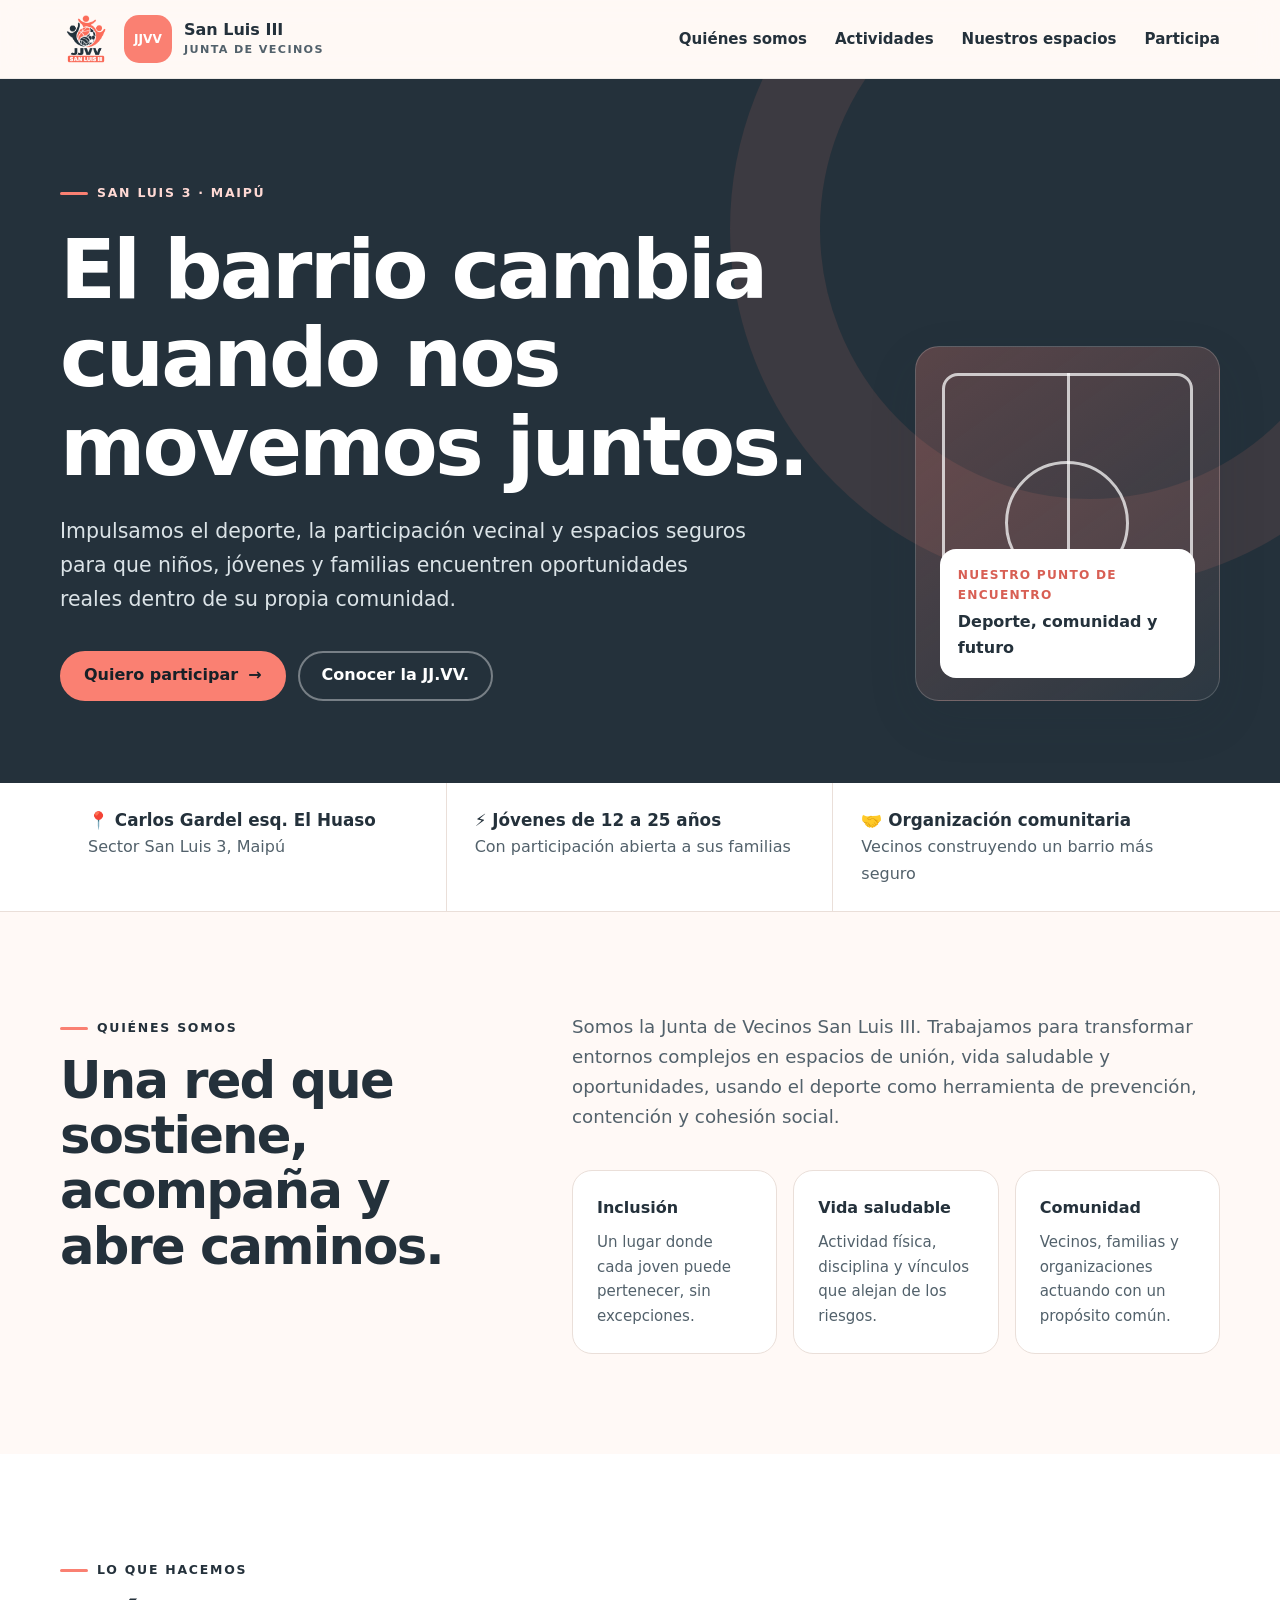
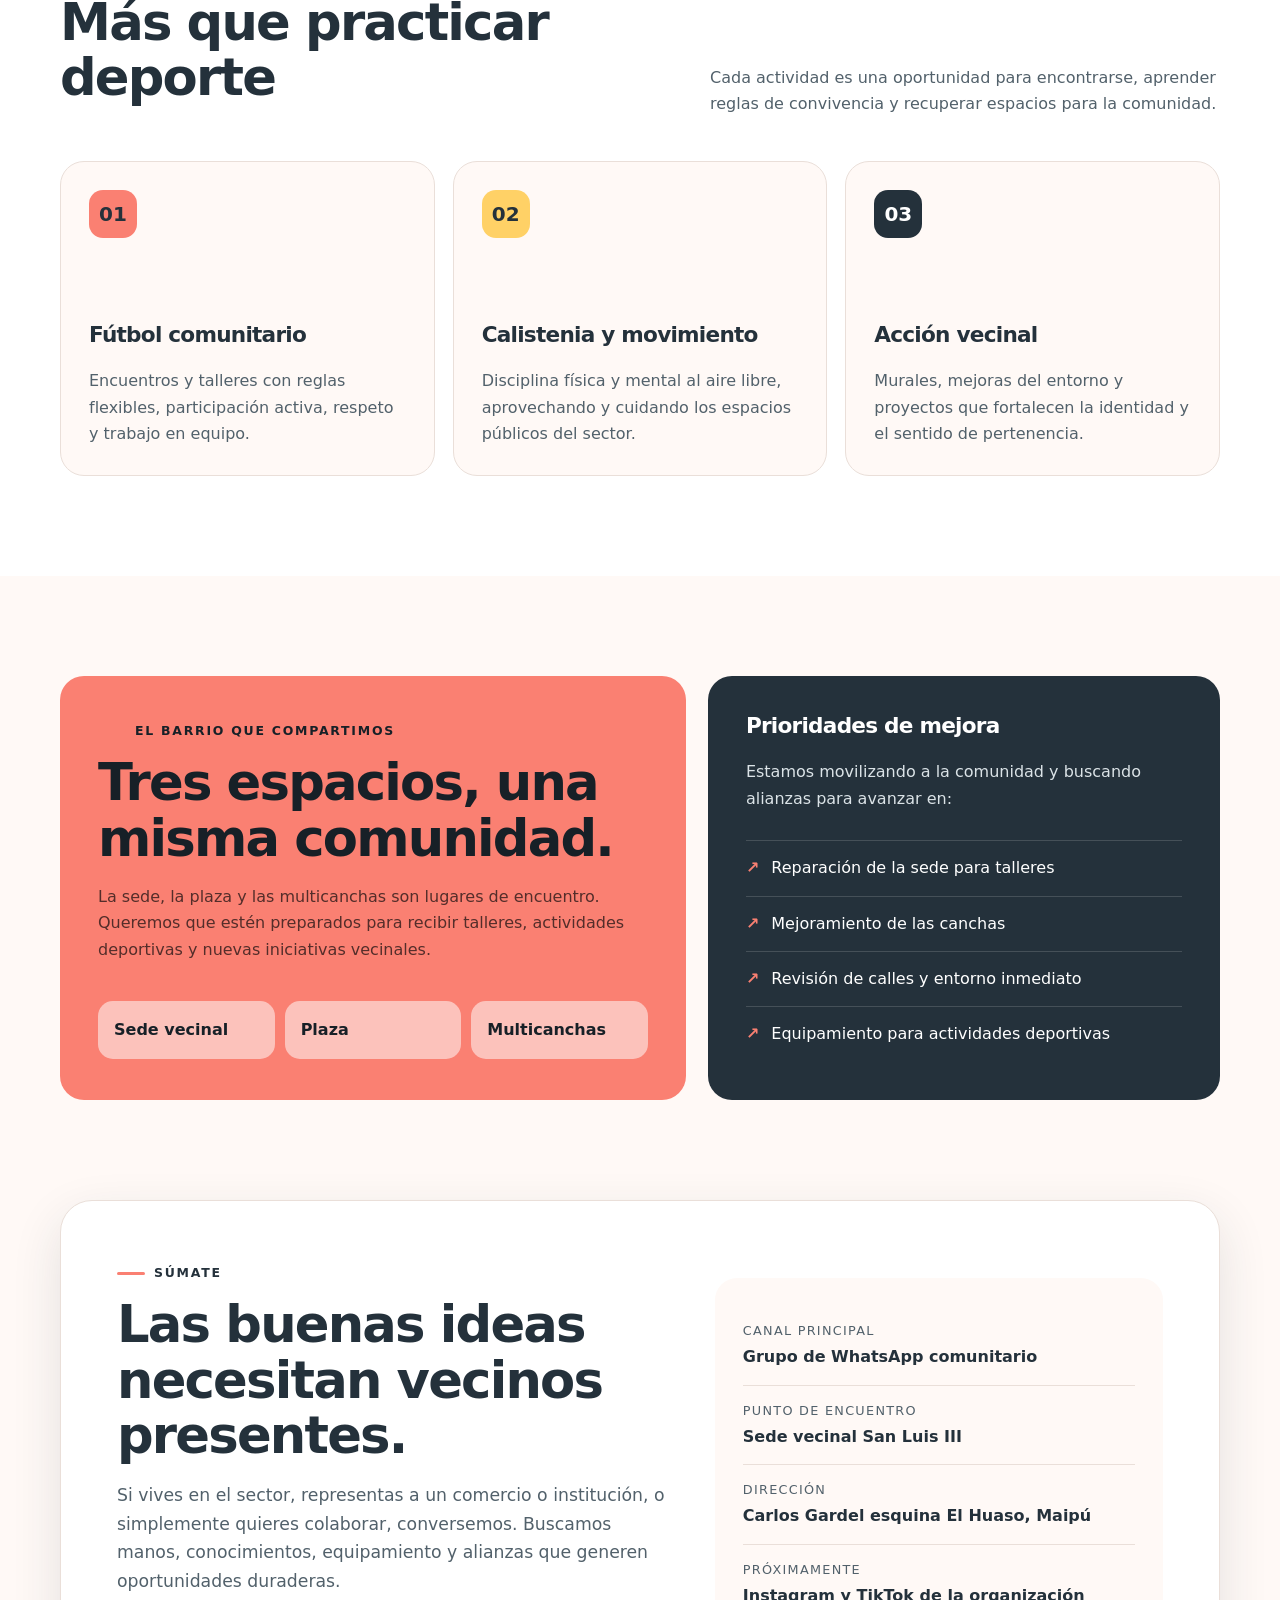
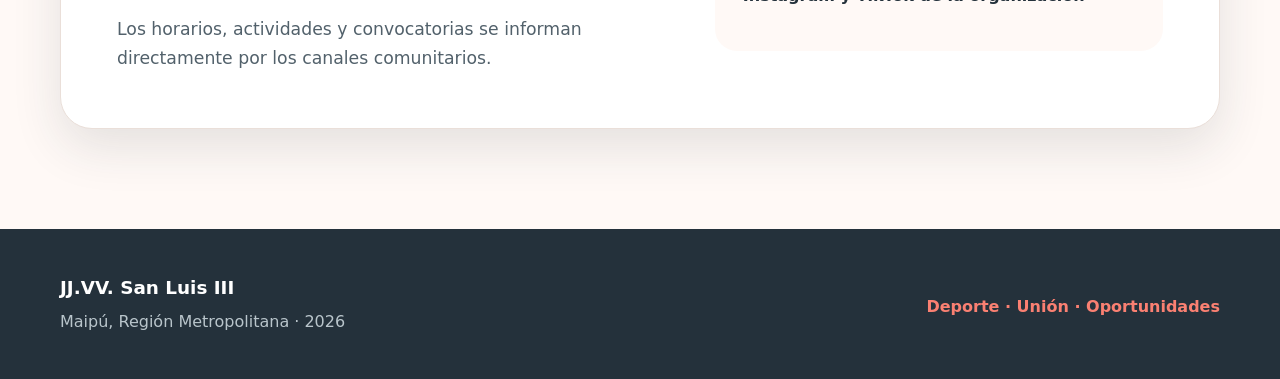
<file: JJVV-San-Luis-III.html>
<!doctype html>
<html lang="es">
<head>
  <meta charset="utf-8">
  <meta name="viewport" content="width=device-width, initial-scale=1">
  <meta name="description" content="Sitio oficial de la Junta de Vecinos San Luis III de Maipú: deporte, comunidad y oportunidades para nuestros jóvenes.">
  <meta name="theme-color" content="#24313b">
  <title>JJ.VV. San Luis III · Maipú</title>
  <link rel="icon" type="image/svg+xml" href="data:image/svg+xml,%3Csvg xmlns='http://www.w3.org/2000/svg' viewBox='0 0 64 64'%3E%3Crect width='64' height='64' rx='16' fill='%23fa8072'/%3E%3Cpath d='M15 36c7 9 27 9 34 0M19 25a6 6 0 1 0 0-12 6 6 0 0 0 0 12Zm26 0a6 6 0 1 0 0-12 6 6 0 0 0 0 12ZM32 32a7 7 0 1 0 0-14 7 7 0 0 0 0 14Z' fill='none' stroke='white' stroke-width='5' stroke-linecap='round'/%3E%3C/svg%3E">
  <style>
    :root{--salmon:#fa8072;--salmon-dark:#d85f54;--ink:#24313b;--ink-soft:#52616b;--cream:#fff9f6;--paper:#fff;--line:#eadfd9;--yellow:#ffd166;--shadow:0 18px 50px rgba(36,49,59,.12);--radius:24px}
    *{box-sizing:border-box}html{scroll-behavior:smooth;scroll-padding-top:90px}body{margin:0;font-family:Inter,ui-sans-serif,system-ui,-apple-system,"Segoe UI",sans-serif;color:var(--ink);background:var(--cream);font-size:16px;line-height:1.65}a{color:inherit}button{font:inherit}.wrap{width:min(1160px,calc(100% - 40px));margin:auto}.eyebrow{display:inline-flex;align-items:center;gap:9px;font-size:.78rem;font-weight:850;letter-spacing:.14em;text-transform:uppercase}.eyebrow:before{content:"";width:28px;height:3px;border-radius:9px;background:var(--salmon)}h1,h2,h3,p{margin-top:0}h1,h2,h3{line-height:1.08;letter-spacing:-.035em}h1{font-size:clamp(2.7rem,6.4vw,5.8rem);max-width:900px;margin:22px 0 24px}h2{font-size:clamp(2rem,4vw,3.6rem);margin:14px 0 18px}h3{font-size:1.35rem}p{color:var(--ink-soft)}.btn{display:inline-flex;align-items:center;justify-content:center;gap:10px;min-height:50px;padding:0 22px;border-radius:999px;background:var(--salmon);border:2px solid var(--salmon);color:#172027;text-decoration:none;font-weight:800;transition:.2s transform,.2s background,.2s border-color}.btn:hover{transform:translateY(-2px);background:#ff9186;border-color:#ff9186}.btn.secondary{background:transparent;border-color:rgba(255,255,255,.38);color:#fff}.btn.secondary:hover{background:#fff;color:var(--ink)}
    .site-header{position:sticky;top:0;z-index:20;background:rgba(255,249,246,.9);backdrop-filter:blur(14px);border-bottom:1px solid rgba(36,49,59,.08)}.nav{min-height:78px;display:flex;align-items:center;justify-content:space-between;gap:22px}.brand{display:flex;align-items:center;gap:12px;text-decoration:none;font-weight:900;line-height:1}.brand img{width:52px;height:52px;object-fit:contain}.brand-fallback{width:48px;height:48px;border-radius:15px;background:var(--salmon);display:grid;place-items:center;color:#fff;font-size:.76rem}.brand span small{display:block;font-size:.7rem;letter-spacing:.12em;color:var(--ink-soft);margin-top:6px}.links{display:flex;align-items:center;gap:28px}.links a{text-decoration:none;font-weight:720;font-size:.94rem}.links a:hover{color:var(--salmon-dark)}.menu{display:none;border:0;background:var(--ink);color:#fff;border-radius:12px;width:46px;height:46px;font-size:1.2rem}
    .hero{position:relative;overflow:hidden;background:var(--ink);color:#fff;padding:98px 0 82px}.hero:after{content:"";position:absolute;width:540px;height:540px;border:90px solid rgba(250,128,114,.11);border-radius:50%;right:-170px;top:-210px}.hero .eyebrow{color:#ffd9d4}.hero p{color:#dbe3e7;font-size:clamp(1.08rem,2vw,1.28rem);max-width:690px}.hero-actions{display:flex;gap:12px;flex-wrap:wrap;margin-top:34px}.hero-grid{display:grid;grid-template-columns:1.45fr .55fr;gap:50px;align-items:end;position:relative;z-index:1}.court-card{position:relative;min-height:355px;border:1px solid rgba(255,255,255,.18);border-radius:var(--radius);background:linear-gradient(145deg,rgba(250,128,114,.25),rgba(255,255,255,.04));overflow:hidden;box-shadow:var(--shadow)}.court-card:before{content:"";position:absolute;inset:26px;border:3px solid rgba(255,255,255,.72);border-radius:16px}.court-card:after{content:"";position:absolute;width:118px;height:118px;border:3px solid rgba(255,255,255,.72);border-radius:50%;left:50%;top:50%;transform:translate(-50%,-50%)}.court-line{position:absolute;width:3px;height:calc(100% - 52px);left:50%;top:26px;background:rgba(255,255,255,.72)}.court-copy{position:absolute;left:24px;bottom:22px;right:24px;background:#fff;color:var(--ink);padding:16px 18px;border-radius:16px;font-weight:820;z-index:2}.court-copy span{display:block;color:var(--salmon-dark);font-size:.76rem;letter-spacing:.1em;text-transform:uppercase;margin-bottom:4px}
    .quick{background:var(--paper);border-bottom:1px solid var(--line)}.quick-grid{display:grid;grid-template-columns:repeat(3,1fr)}.quick-item{padding:24px 28px;border-right:1px solid var(--line)}.quick-item:last-child{border:0}.quick-item strong{display:block;font-size:1.05rem}.quick-item span{color:var(--ink-soft)}section{padding:100px 0}.intro{display:grid;grid-template-columns:.8fr 1.2fr;gap:80px;align-items:start}.intro-copy>p{font-size:1.14rem;max-width:670px}.values{display:grid;grid-template-columns:repeat(3,1fr);gap:16px;margin-top:38px}.value{padding:24px;border-radius:20px;background:#fff;border:1px solid var(--line)}.value b{display:block;margin-bottom:8px}.value p{margin:0;font-size:.94rem}
    .activities{background:#fff}.section-head{display:flex;justify-content:space-between;align-items:end;gap:40px;margin-bottom:38px}.section-head p{max-width:510px;margin-bottom:6px}.cards{display:grid;grid-template-columns:repeat(3,1fr);gap:18px}.activity{min-height:315px;padding:28px;border-radius:var(--radius);background:var(--cream);border:1px solid var(--line);display:flex;flex-direction:column;justify-content:space-between;transition:.25s transform,.25s box-shadow}.activity:hover{transform:translateY(-5px);box-shadow:var(--shadow)}.number{width:48px;height:48px;border-radius:14px;background:var(--salmon);display:grid;place-items:center;font-size:1.25rem;font-weight:900}.activity:nth-child(2) .number{background:var(--yellow)}.activity:nth-child(3) .number{background:var(--ink);color:#fff}.activity p{margin-bottom:0}
    .spaces-grid{display:grid;grid-template-columns:1.1fr .9fr;gap:22px}.space-main,.needs{border-radius:var(--radius);padding:38px}.space-main{background:var(--salmon);color:#172027}.space-main p{color:#542d2a}.space-list{display:grid;grid-template-columns:repeat(3,1fr);gap:10px;margin-top:38px}.space-list span{background:rgba(255,255,255,.52);padding:16px;border-radius:15px;font-weight:800}.needs{background:var(--ink);color:#fff}.needs p{color:#dbe3e7}.needs ul{padding:0;margin:28px 0 0;list-style:none}.needs li{padding:14px 0;border-top:1px solid rgba(255,255,255,.15);display:flex;gap:12px}.needs li:before{content:"↗";color:var(--salmon);font-weight:900}
    .join{padding-top:0}.join-box{background:#fff;border:1px solid var(--line);box-shadow:var(--shadow);border-radius:32px;padding:56px;display:grid;grid-template-columns:1.1fr .9fr;gap:50px;align-items:center}.join-box p{font-size:1.08rem}.contact-card{background:var(--cream);border-radius:22px;padding:28px}.contact-row{padding:14px 0;border-bottom:1px solid var(--line)}.contact-row:last-child{border:0}.contact-row span{display:block;color:var(--ink-soft);font-size:.8rem;text-transform:uppercase;letter-spacing:.1em}.contact-row strong{display:block;margin-top:3px}.note{font-size:.9rem;margin:20px 0 0}
    footer{background:var(--ink);color:#fff;padding:44px 0}.footer-grid{display:flex;justify-content:space-between;gap:30px;align-items:center}.footer-grid p{color:#b9c5cb;margin:5px 0 0}.footer-mark{font-weight:900;font-size:1.15rem}.footer-tag{color:var(--salmon)!important;font-weight:700;text-align:right}
    @media(max-width:850px){.links{display:none;position:absolute;left:20px;right:20px;top:70px;background:#fff;padding:18px;border-radius:18px;box-shadow:var(--shadow);flex-direction:column;align-items:stretch}.links.open{display:flex}.menu{display:block}.hero{padding-top:70px}.hero-grid,.intro,.spaces-grid,.join-box{grid-template-columns:1fr}.court-card{min-height:270px}.quick-grid{grid-template-columns:1fr}.quick-item{border-right:0;border-bottom:1px solid var(--line)}.values,.cards{grid-template-columns:1fr}.section-head{display:block}.space-list{grid-template-columns:1fr}.join-box{padding:32px}.footer-grid{display:block}.footer-tag{text-align:left;margin-top:22px!important}}@media(max-width:480px){.wrap{width:min(100% - 28px,1160px)}section{padding:72px 0}.hero h1{font-size:2.6rem}.brand span{display:none}.hero-actions .btn{width:100%}.court-card{min-height:230px}.space-main,.needs{padding:28px}.join-box{padding:24px}.quick-item{padding:20px 8px}}
    @media(prefers-reduced-motion:reduce){html{scroll-behavior:auto}*,*:before,*:after{transition:none!important}}
  </style>
</head>
<body>
  <header class="site-header">
    <div class="wrap nav">
      <a class="brand" href="#inicio" aria-label="JJ.VV. San Luis III, inicio">
        <img src="logo-san-luis-iii.png" alt="" onerror="this.hidden=true;this.nextElementSibling.hidden=false">
        <span class="brand-fallback" hidden>JJVV</span>
        <span>San Luis III<small>JUNTA DE VECINOS</small></span>
      </a>
      <button class="menu" aria-label="Abrir menú" aria-expanded="false">☰</button>
      <nav class="links" aria-label="Navegación principal">
        <a href="#nosotros">Quiénes somos</a><a href="#actividades">Actividades</a><a href="#espacios">Nuestros espacios</a><a href="#participa">Participa</a>
      </nav>
    </div>
  </header>

  <main>
    <section class="hero" id="inicio">
      <div class="wrap hero-grid">
        <div>
          <div class="eyebrow">San Luis 3 · Maipú</div>
          <h1>El barrio cambia cuando nos movemos juntos.</h1>
          <p>Impulsamos el deporte, la participación vecinal y espacios seguros para que niños, jóvenes y familias encuentren oportunidades reales dentro de su propia comunidad.</p>
          <div class="hero-actions"><a class="btn" href="#participa">Quiero participar <span aria-hidden="true">→</span></a><a class="btn secondary" href="#nosotros">Conocer la JJ.VV.</a></div>
        </div>
        <div class="court-card" aria-label="Representación de nuestra multicancha comunitaria"><span class="court-line"></span><div class="court-copy"><span>Nuestro punto de encuentro</span>Deporte, comunidad y futuro</div></div>
      </div>
    </section>

    <aside class="quick" aria-label="Información rápida"><div class="wrap quick-grid"><div class="quick-item"><strong>📍 Carlos Gardel esq. El Huaso</strong><span>Sector San Luis 3, Maipú</span></div><div class="quick-item"><strong>⚡ Jóvenes de 12 a 25 años</strong><span>Con participación abierta a sus familias</span></div><div class="quick-item"><strong>🤝 Organización comunitaria</strong><span>Vecinos construyendo un barrio más seguro</span></div></div></aside>

    <section id="nosotros"><div class="wrap intro"><div><div class="eyebrow">Quiénes somos</div><h2>Una red que sostiene, acompaña y abre caminos.</h2></div><div class="intro-copy"><p>Somos la Junta de Vecinos San Luis III. Trabajamos para transformar entornos complejos en espacios de unión, vida saludable y oportunidades, usando el deporte como herramienta de prevención, contención y cohesión social.</p><div class="values"><article class="value"><b>Inclusión</b><p>Un lugar donde cada joven puede pertenecer, sin excepciones.</p></article><article class="value"><b>Vida saludable</b><p>Actividad física, disciplina y vínculos que alejan de los riesgos.</p></article><article class="value"><b>Comunidad</b><p>Vecinos, familias y organizaciones actuando con un propósito común.</p></article></div></div></div></section>

    <section class="activities" id="actividades"><div class="wrap"><div class="section-head"><div><div class="eyebrow">Lo que hacemos</div><h2>Más que practicar deporte</h2></div><p>Cada actividad es una oportunidad para encontrarse, aprender reglas de convivencia y recuperar espacios para la comunidad.</p></div><div class="cards"><article class="activity"><div class="number">01</div><div><h3>Fútbol comunitario</h3><p>Encuentros y talleres con reglas flexibles, participación activa, respeto y trabajo en equipo.</p></div></article><article class="activity"><div class="number">02</div><div><h3>Calistenia y movimiento</h3><p>Disciplina física y mental al aire libre, aprovechando y cuidando los espacios públicos del sector.</p></div></article><article class="activity"><div class="number">03</div><div><h3>Acción vecinal</h3><p>Murales, mejoras del entorno y proyectos que fortalecen la identidad y el sentido de pertenencia.</p></div></article></div></div></section>

    <section id="espacios"><div class="wrap spaces-grid"><article class="space-main"><div class="eyebrow">El barrio que compartimos</div><h2>Tres espacios, una misma comunidad.</h2><p>La sede, la plaza y las multicanchas son lugares de encuentro. Queremos que estén preparados para recibir talleres, actividades deportivas y nuevas iniciativas vecinales.</p><div class="space-list"><span>Sede vecinal</span><span>Plaza</span><span>Multicanchas</span></div></article><article class="needs"><h3>Prioridades de mejora</h3><p>Estamos movilizando a la comunidad y buscando alianzas para avanzar en:</p><ul><li>Reparación de la sede para talleres</li><li>Mejoramiento de las canchas</li><li>Revisión de calles y entorno inmediato</li><li>Equipamiento para actividades deportivas</li></ul></article></div></section>

    <section class="join" id="participa"><div class="wrap join-box"><div><div class="eyebrow">Súmate</div><h2>Las buenas ideas necesitan vecinos presentes.</h2><p>Si vives en el sector, representas a un comercio o institución, o simplemente quieres colaborar, conversemos. Buscamos manos, conocimientos, equipamiento y alianzas que generen oportunidades duraderas.</p><p class="note">Los horarios, actividades y convocatorias se informan directamente por los canales comunitarios.</p></div><aside class="contact-card"><div class="contact-row"><span>Canal principal</span><strong>Grupo de WhatsApp comunitario</strong></div><div class="contact-row"><span>Punto de encuentro</span><strong>Sede vecinal San Luis III</strong></div><div class="contact-row"><span>Dirección</span><strong>Carlos Gardel esquina El Huaso, Maipú</strong></div><div class="contact-row"><span>Próximamente</span><strong>Instagram y TikTok de la organización</strong></div></aside></div></section>
  </main>

  <footer><div class="wrap footer-grid"><div><div class="footer-mark">JJ.VV. San Luis III</div><p>Maipú, Región Metropolitana · 2026</p></div><p class="footer-tag">Deporte · Unión · Oportunidades</p></div></footer>
  <script>
    const menu=document.querySelector('.menu'),links=document.querySelector('.links');
    menu.addEventListener('click',()=>{const open=links.classList.toggle('open');menu.setAttribute('aria-expanded',String(open));menu.textContent=open?'×':'☰'});
    links.addEventListener('click',()=>{links.classList.remove('open');menu.setAttribute('aria-expanded','false');menu.textContent='☰'});
  </script>
</body>
</html>
</file>
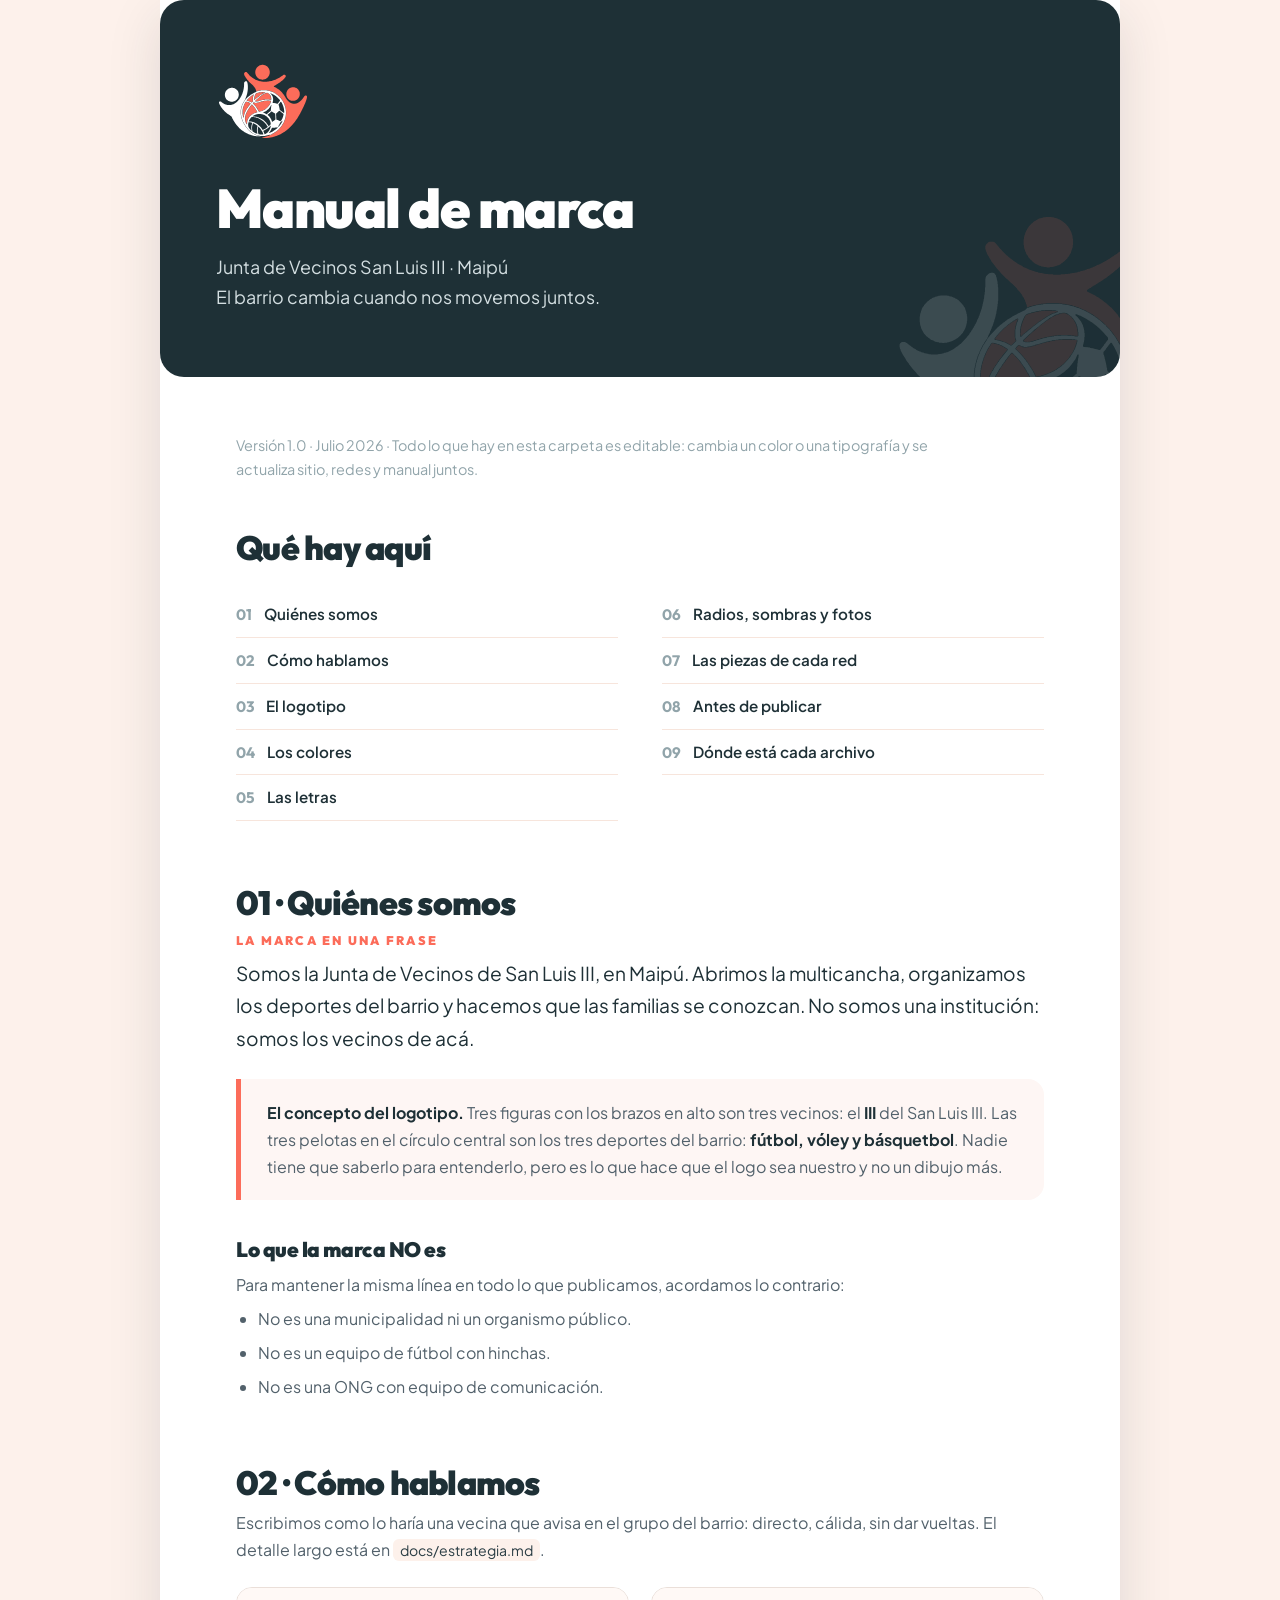
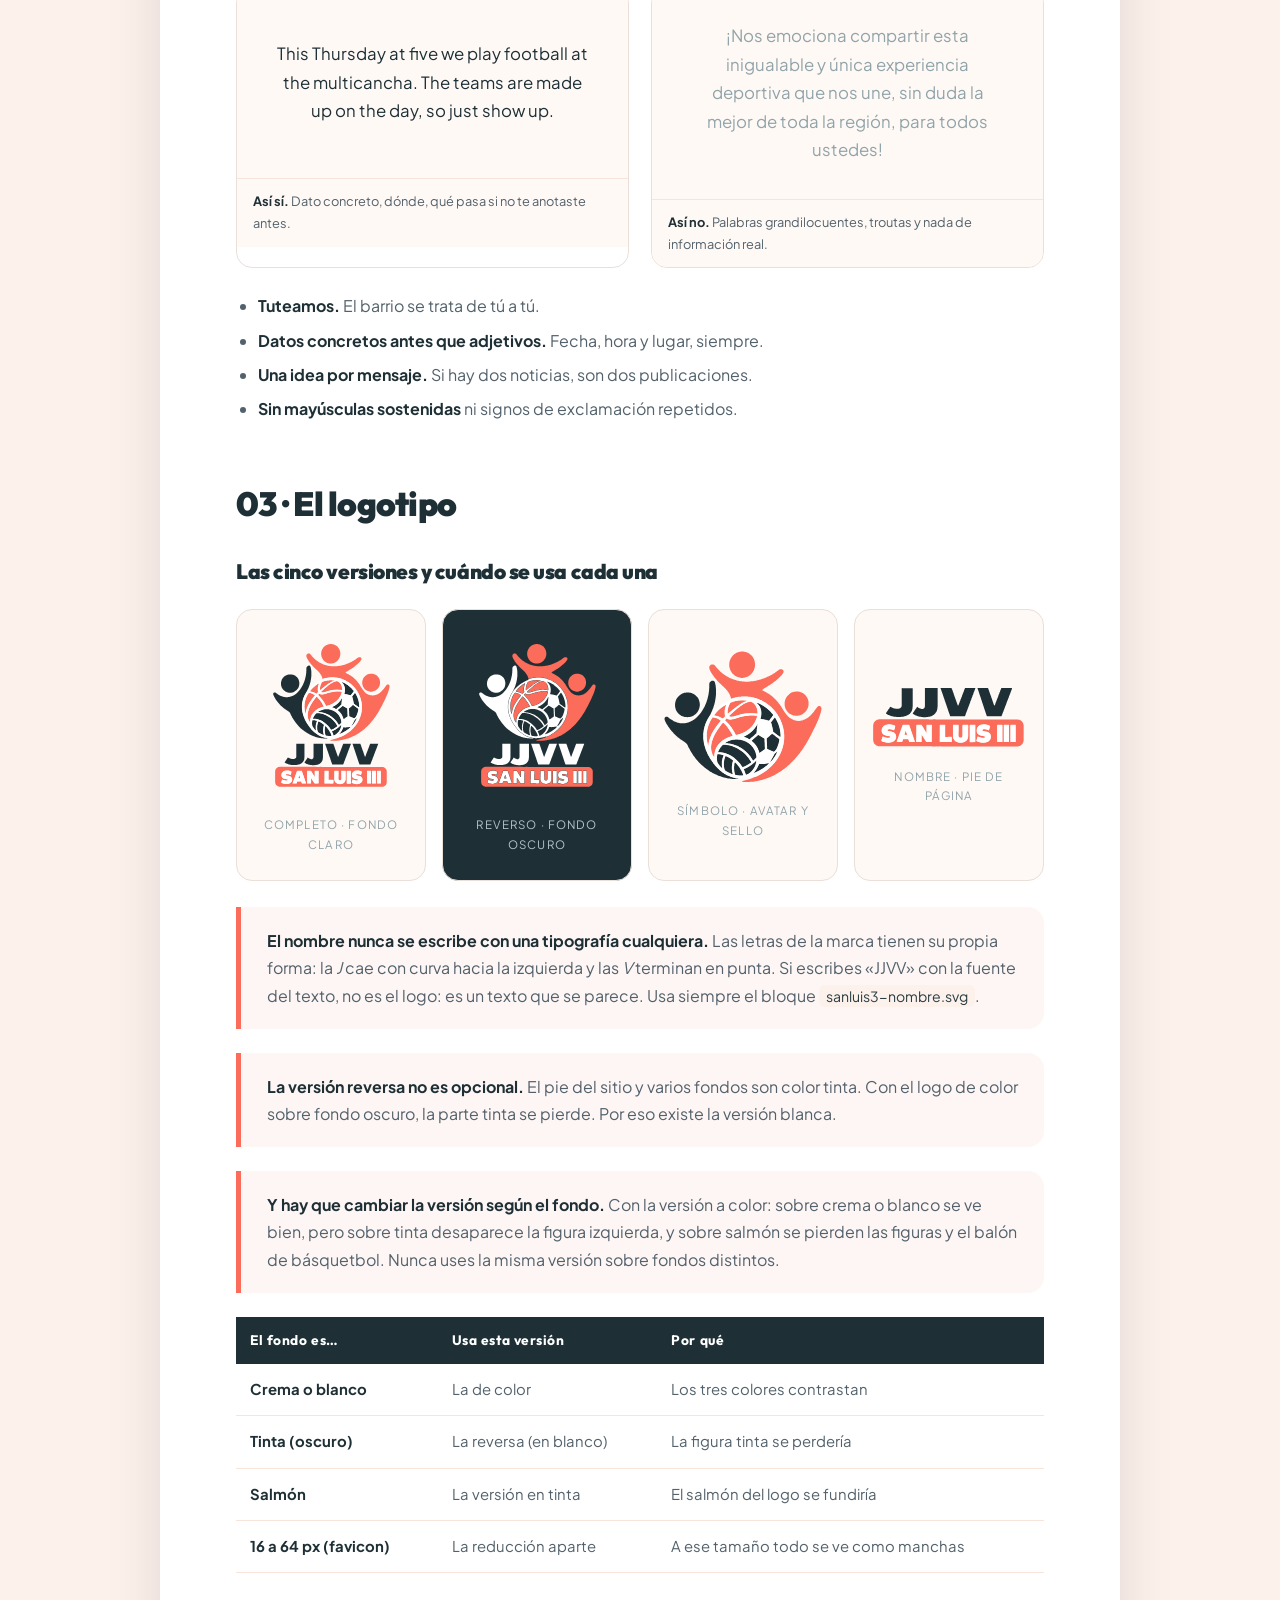
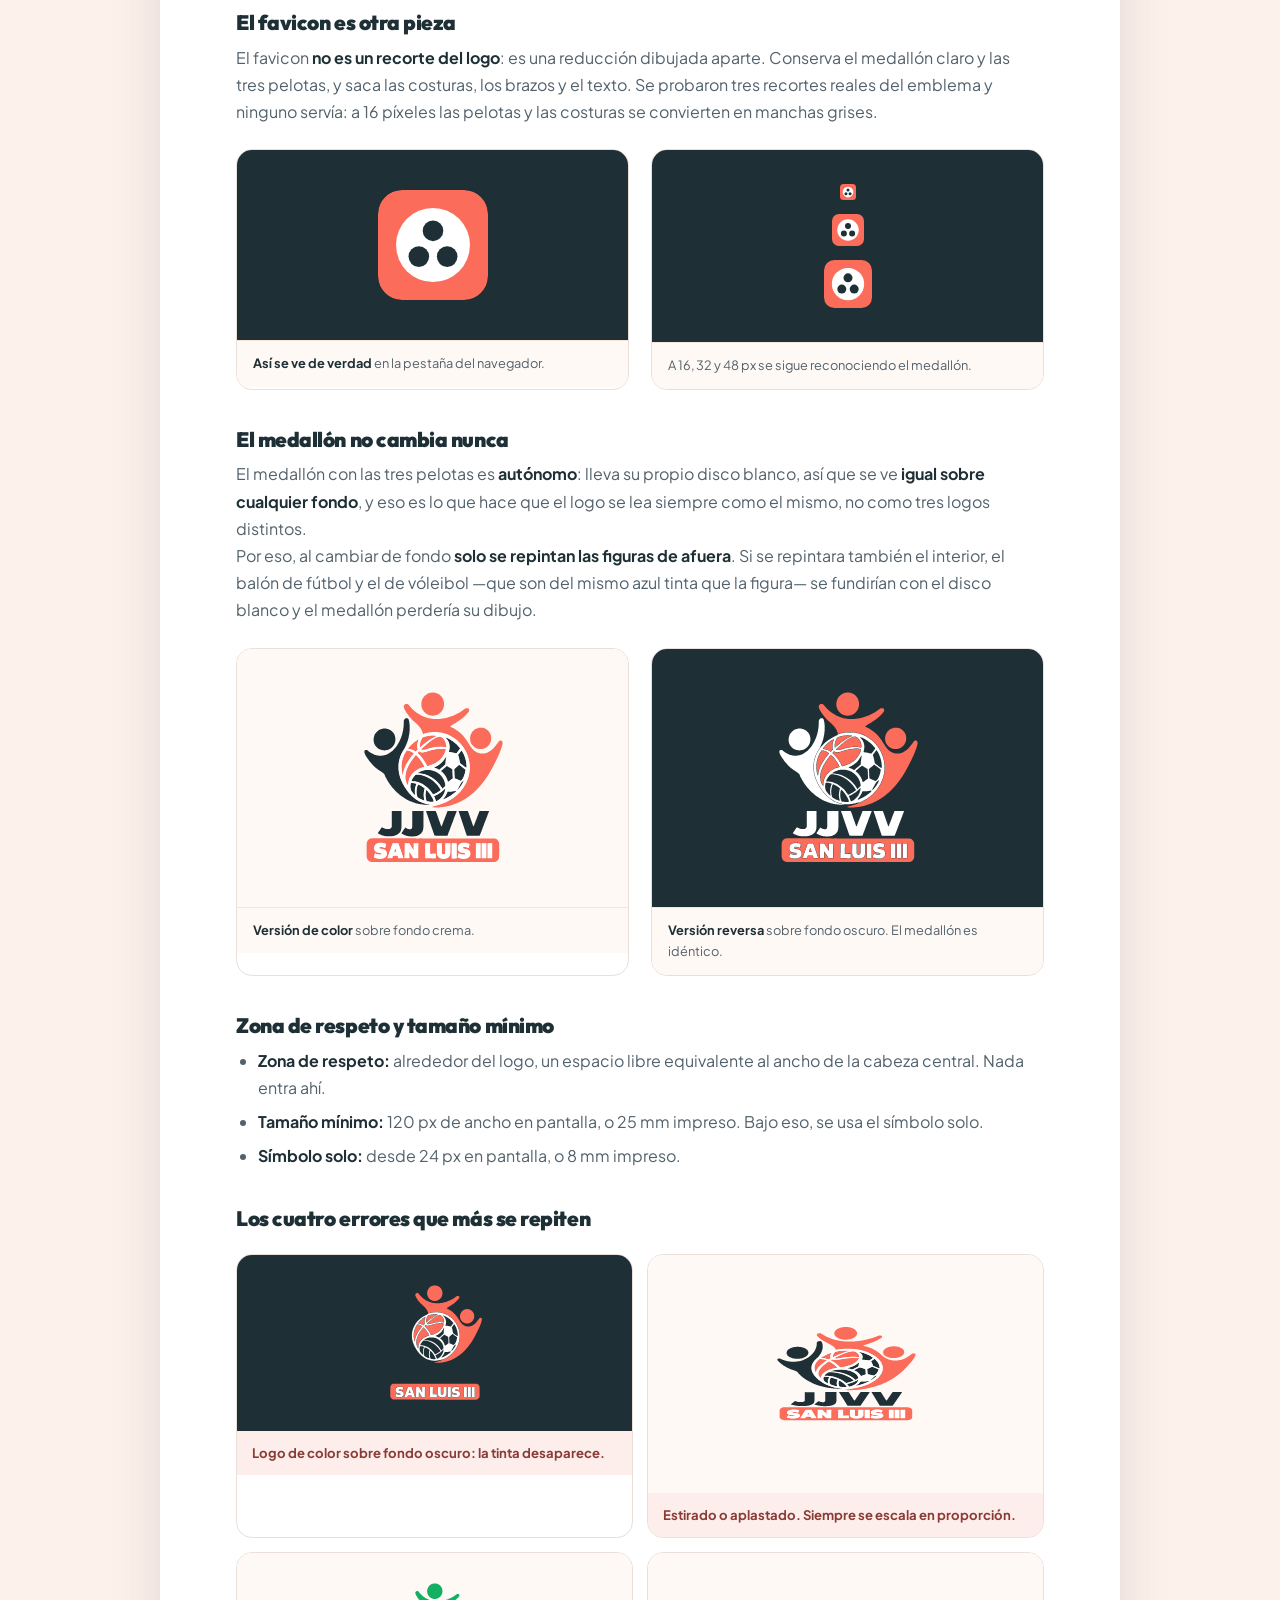
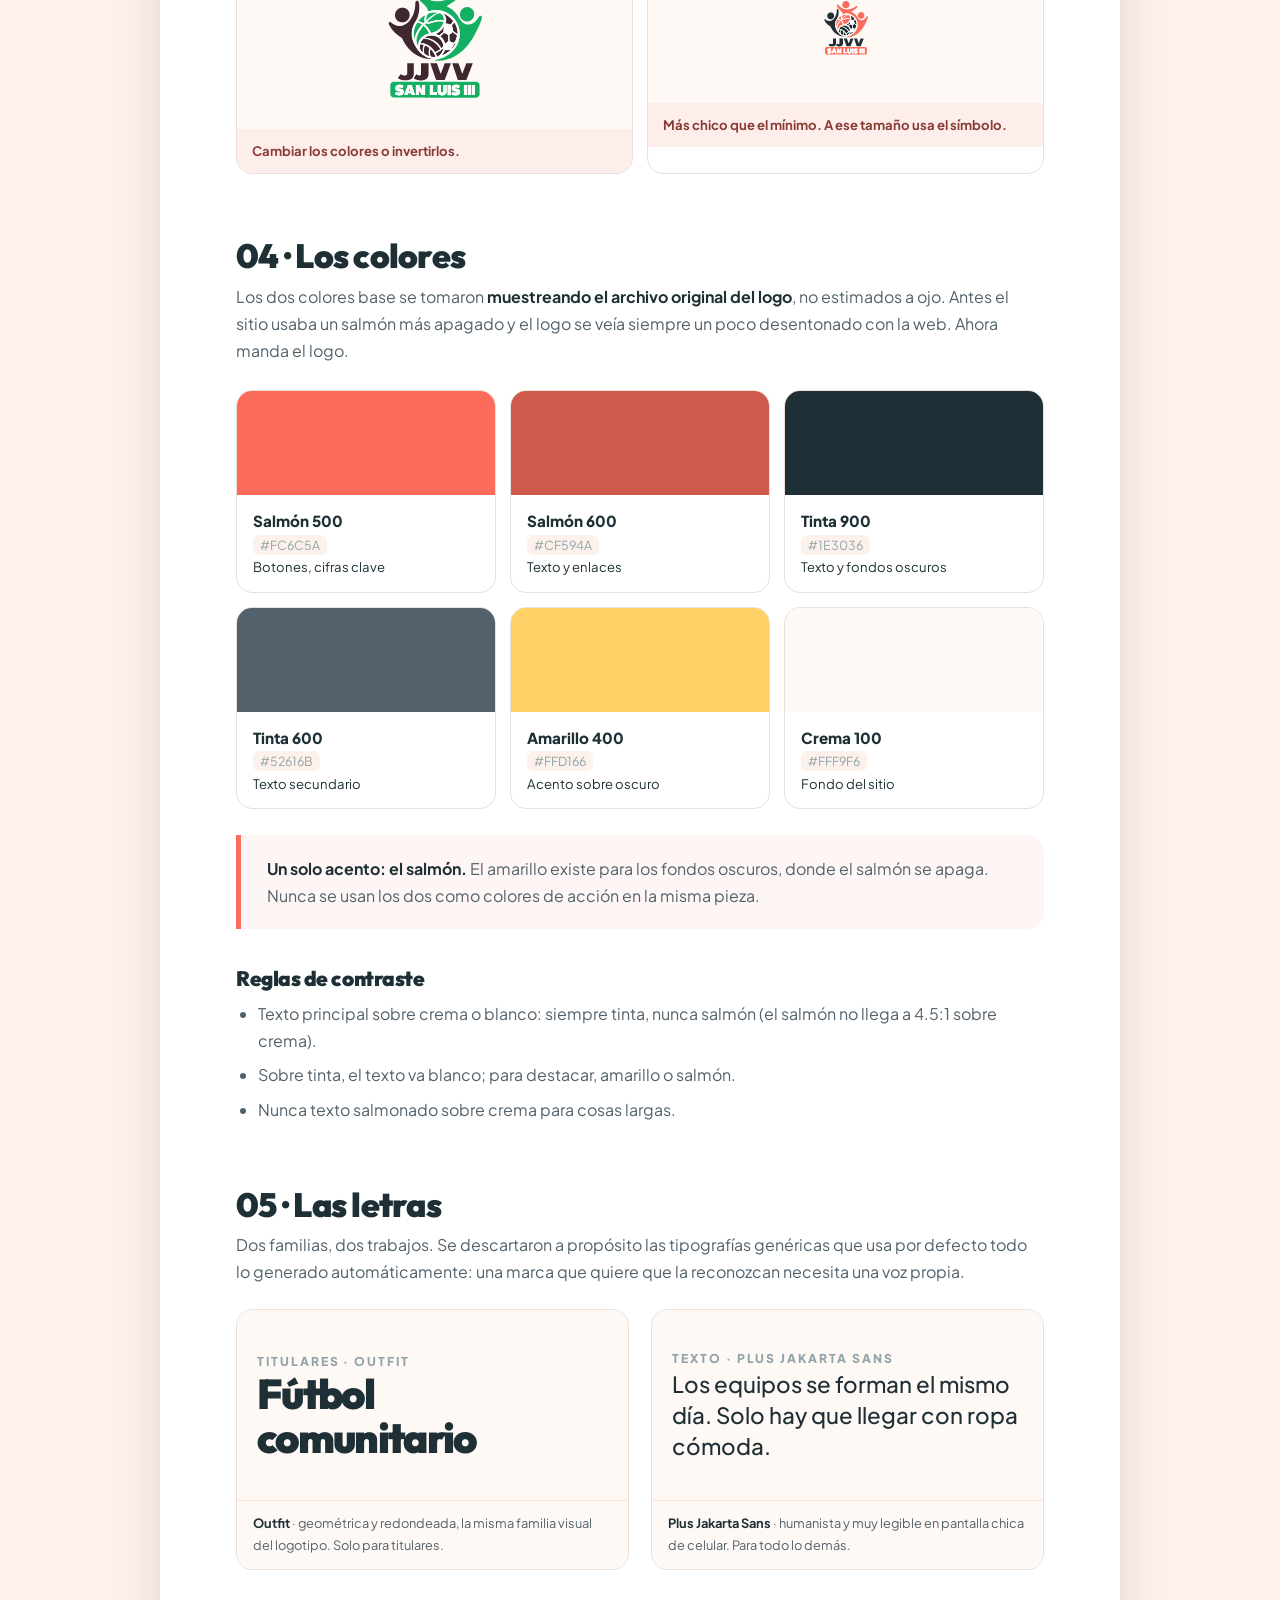
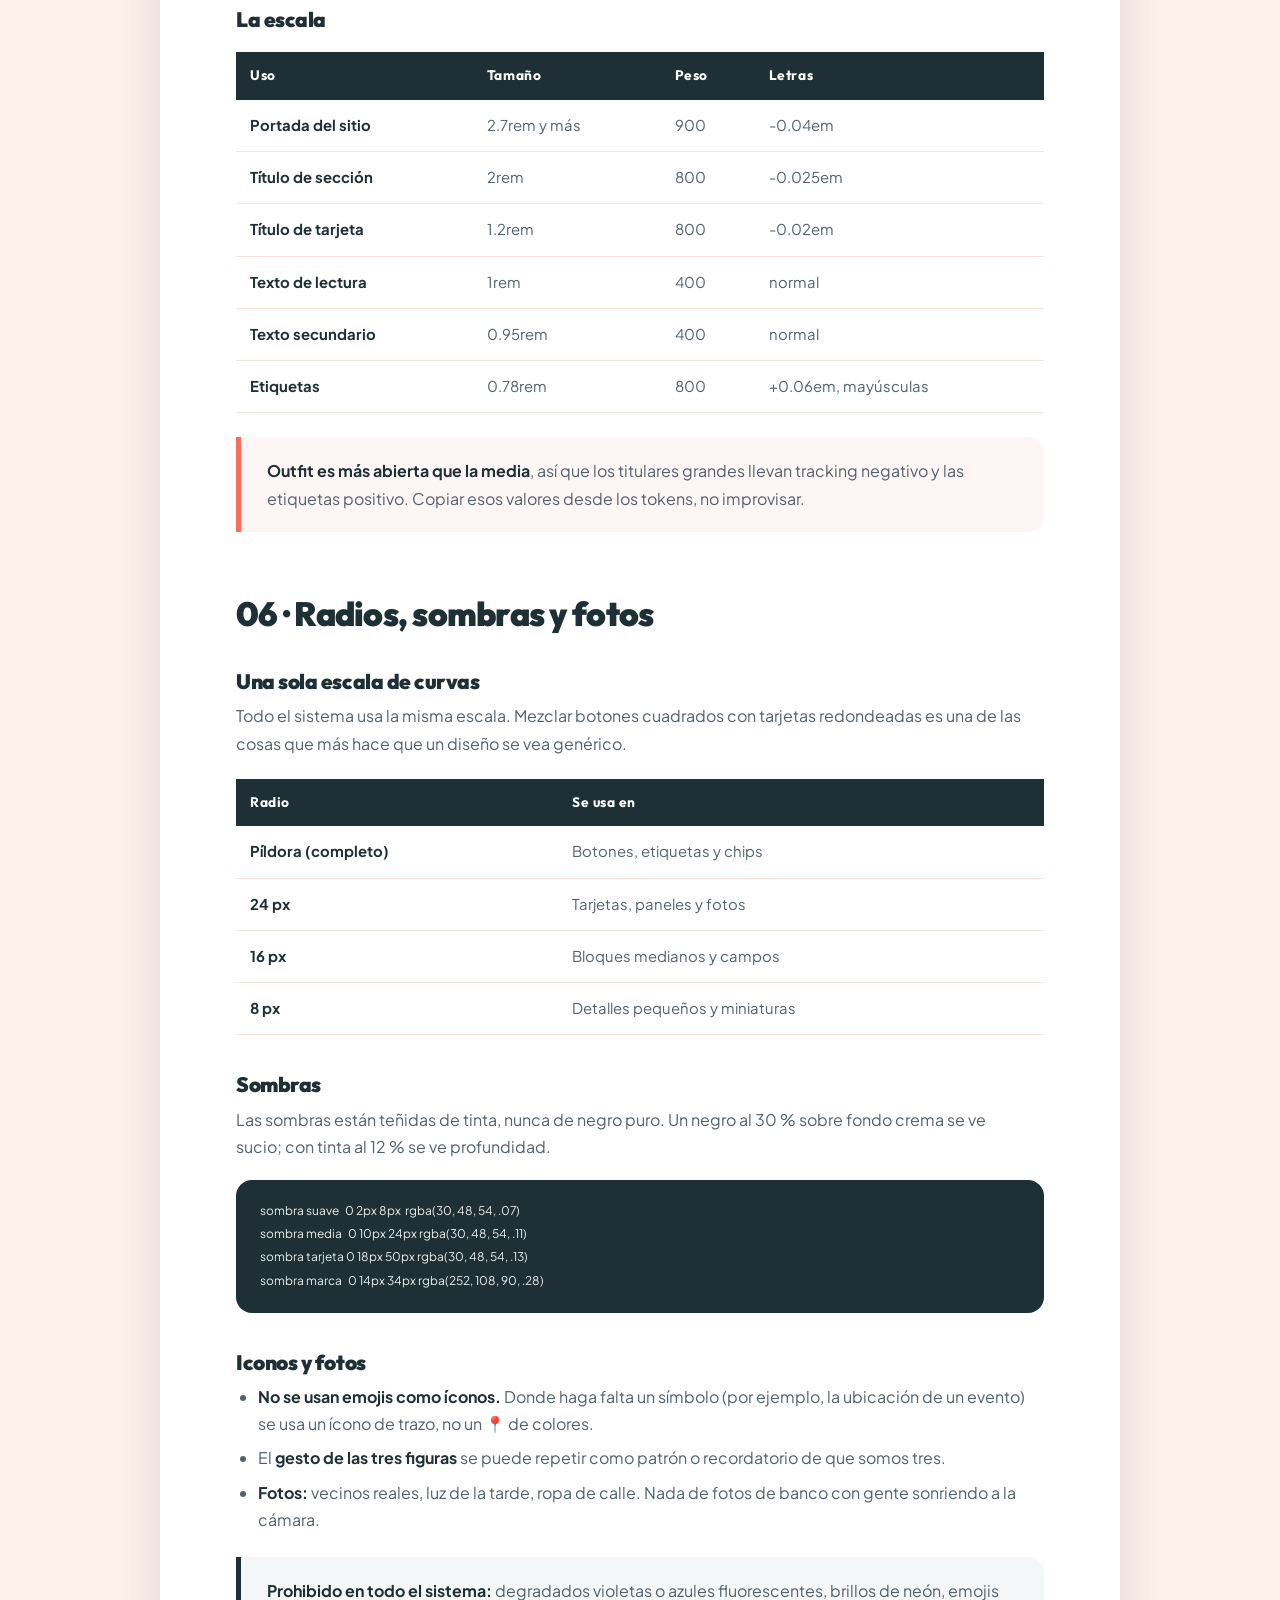
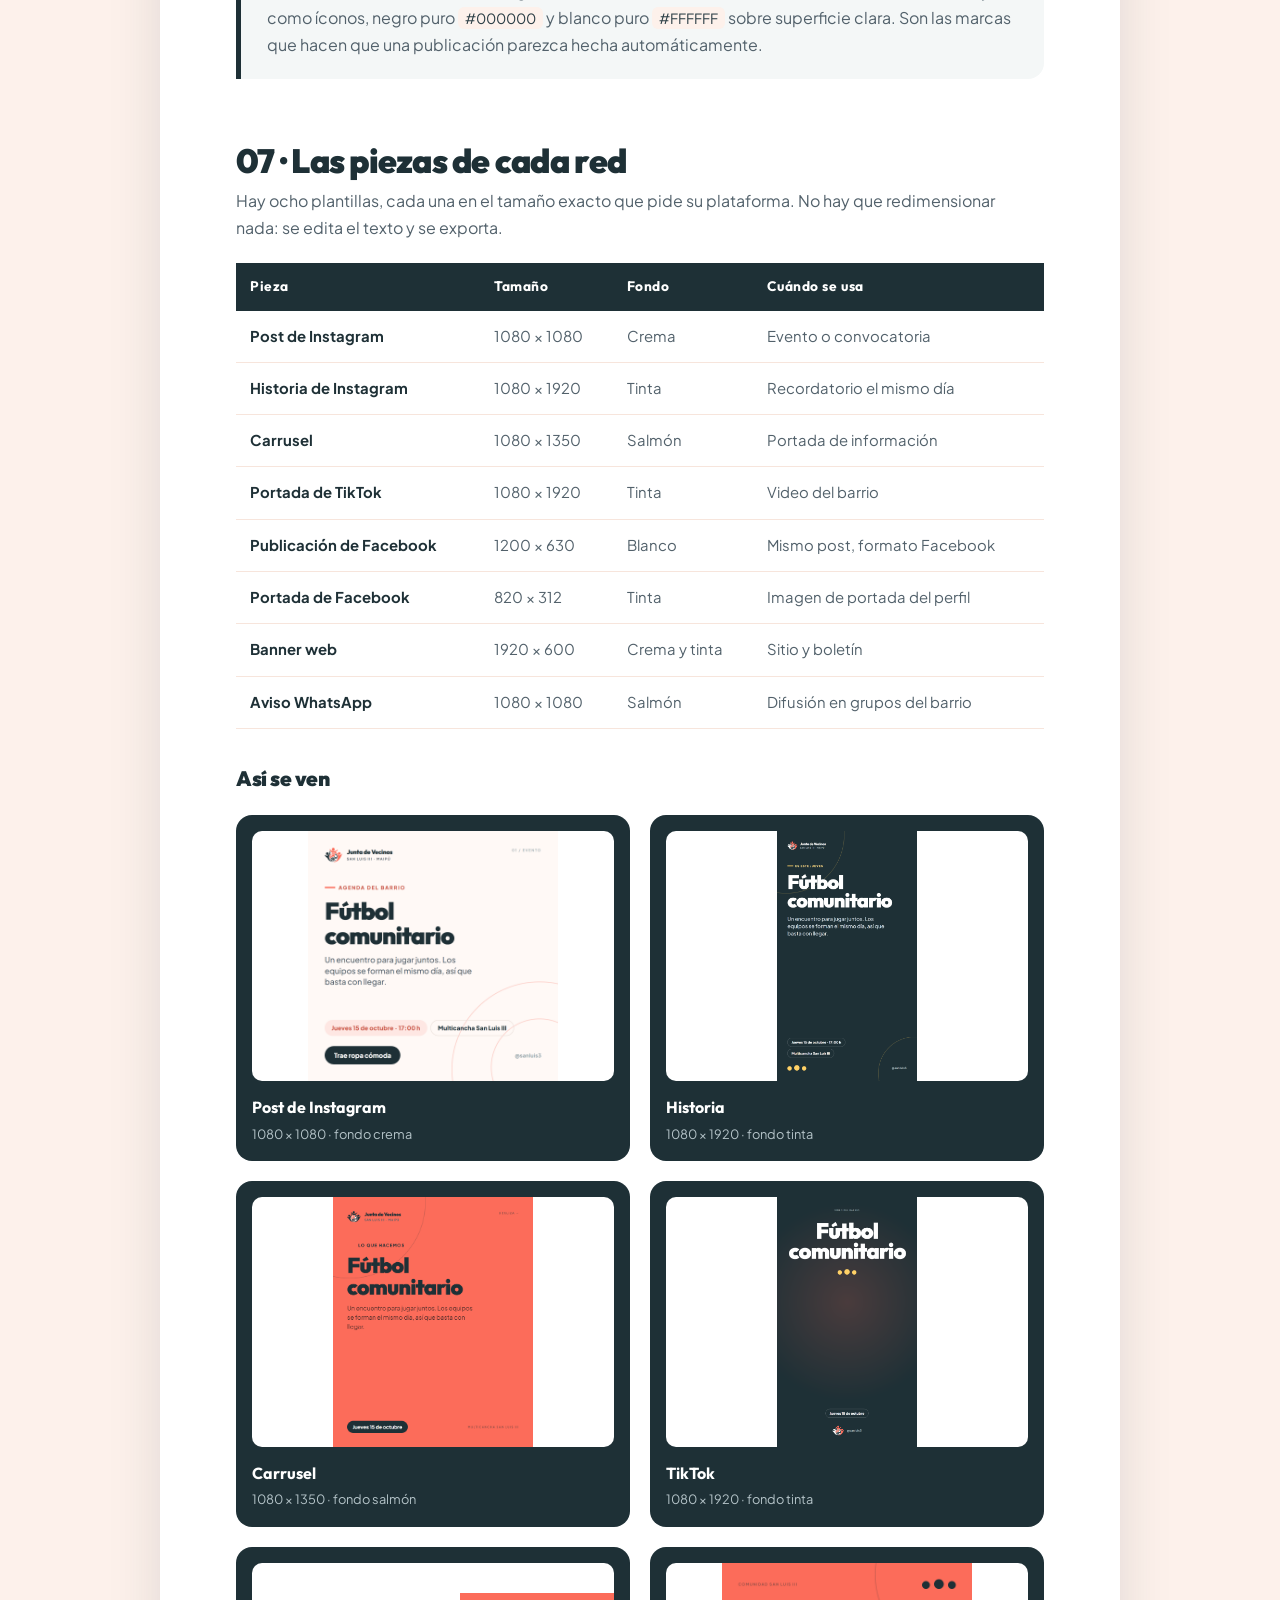
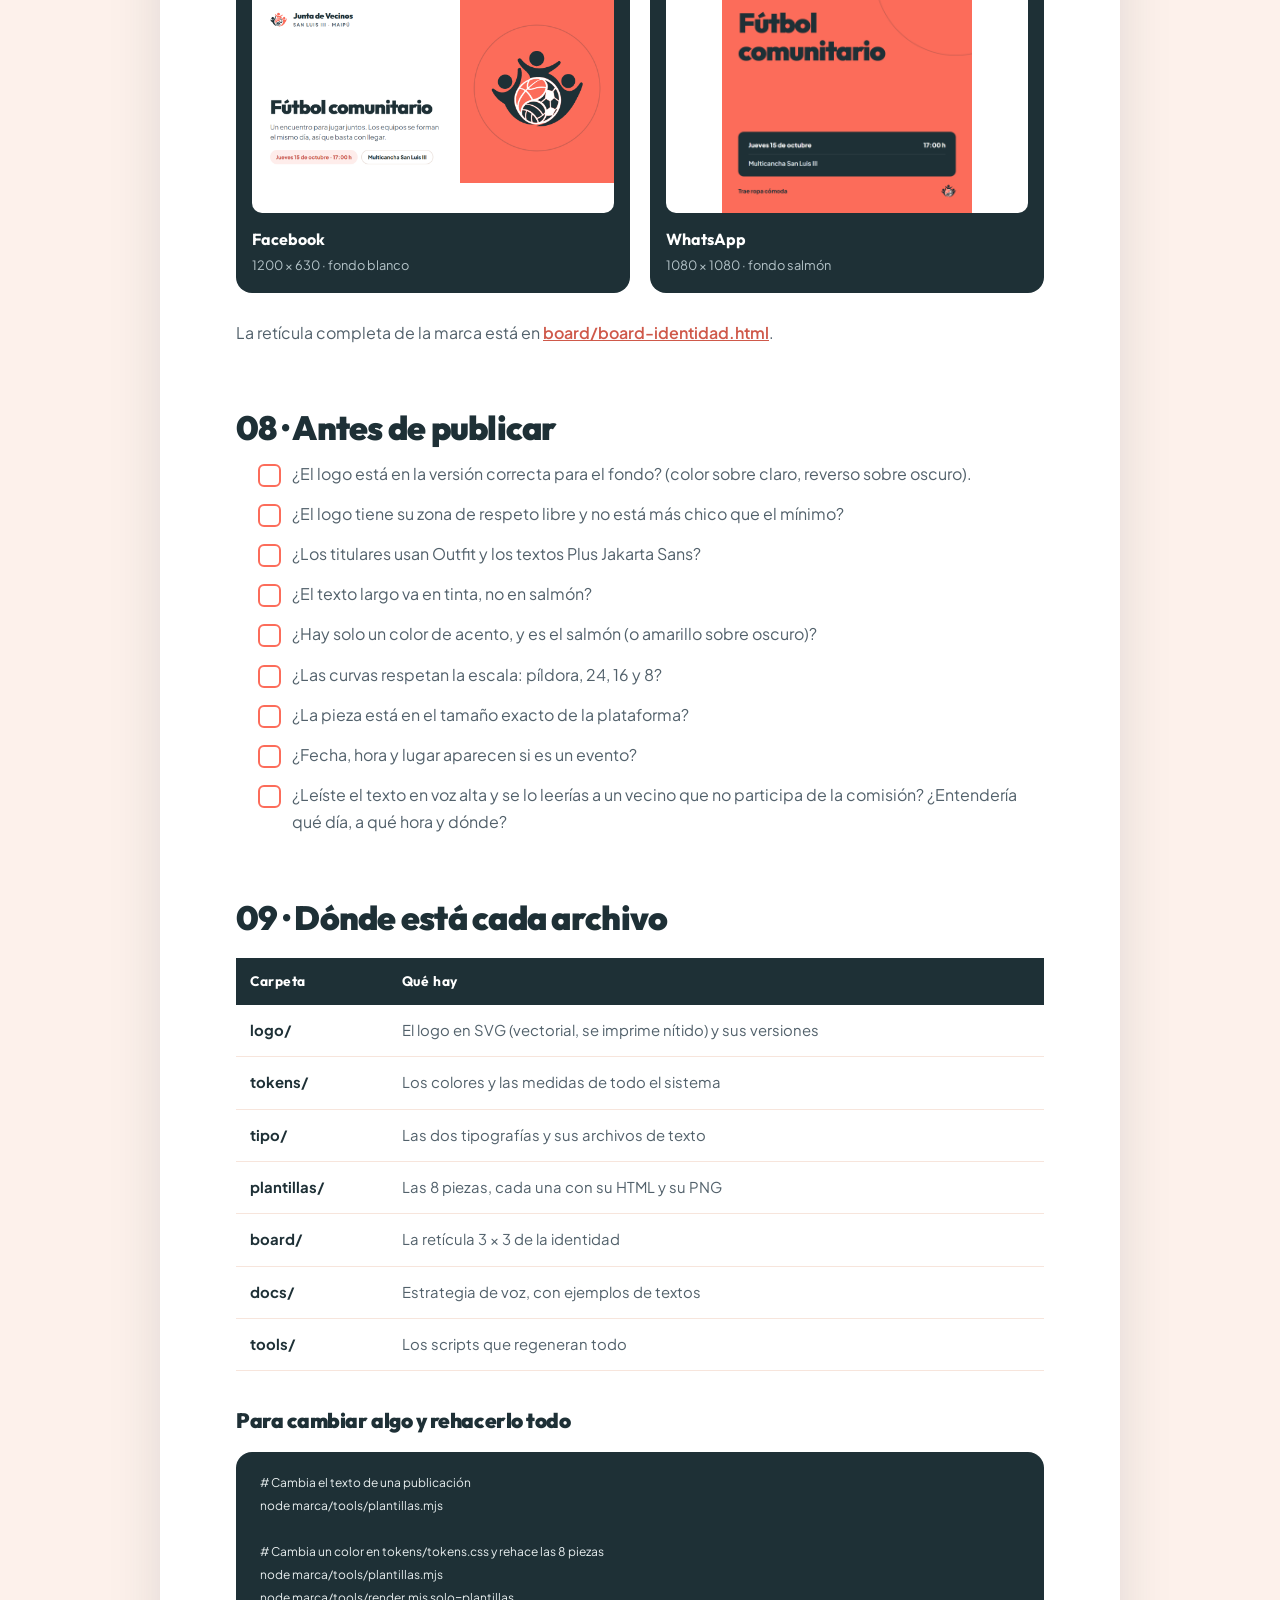
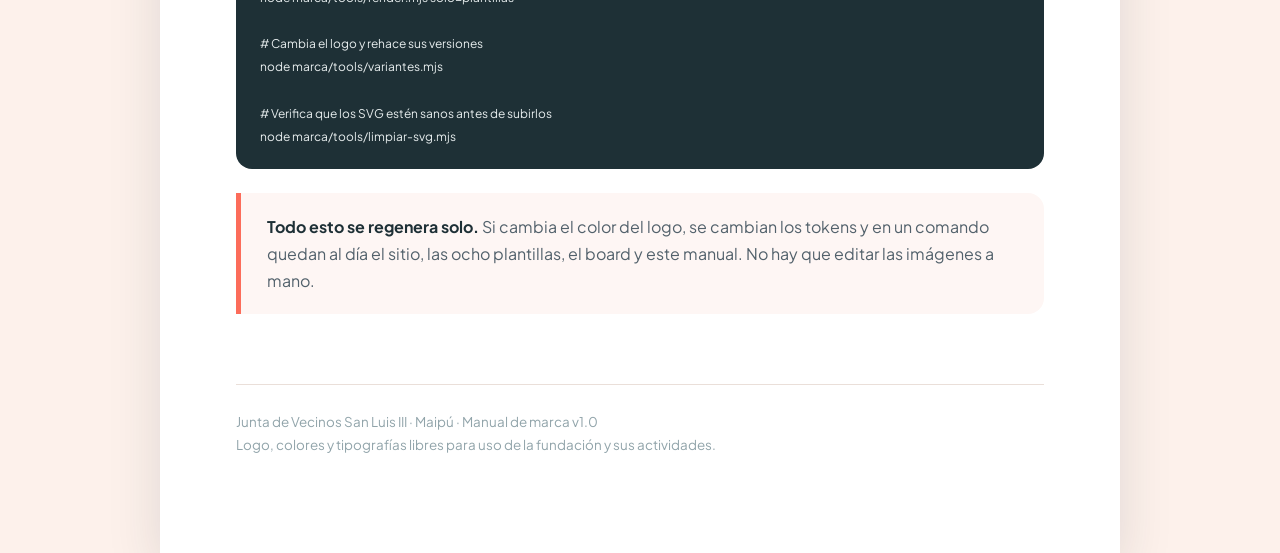
<file: marca/manual-de-marca.html>
<!doctype html>
<html lang="es">
<head>
<meta charset="utf-8">
<meta name="viewport" content="width=device-width, initial-scale=1">
<title>Manual de marca · Junta de Vecinos San Luis III</title>
<meta name="description" content="Manual de marca de la Junta de Vecinos San Luis III, Maipú. Logo, color, tipografía y plantillas para el sitio web y redes sociales.">
<link rel="stylesheet" href="tipo/fuentes.css">
<link rel="stylesheet" href="tokens/tokens.css">
<style>
/* ============================================================
   MANUAL DE MARCA · JJVV SAN LUIS III
   Imprimible (Ctrl+P → Guardar como PDF) y legible en pantalla.
   Usa los mismos tokens que la web y las plantillas, así que si
   cambia un color, el manual cambia con él.
   ============================================================ */
*{margin:0;padding:0;box-sizing:border-box}
body{font-family:var(--font-body);color:var(--color-text);
     background:var(--cream-200);line-height:1.7;-webkit-font-smoothing:antialiased}

.envoltorio{max-width:960px;margin:0 auto;background:#fff;
           box-shadow:var(--shadow-lg);padding:72px 76px 96px}

/* ---------- tipografía del documento ---------- */
h1,h2,h3,h4{font-family:var(--font-display);font-weight:900;line-height:1.08;
            letter-spacing:-.022em}
h1{font-size:3rem}
h2{font-size:2.1rem;margin:64px 0 8px}
h3{font-size:1.3rem;margin:38px 0 10px}
p{color:var(--color-text-muted);max-width:66ch}
ul,ol{max-width:66ch;padding-left:22px;color:var(--color-text-muted)}
li{margin:7px 0}
strong{color:var(--color-text);font-weight:700}
a{color:var(--color-text-brand);font-weight:600}

/* ---------- bloques de apoyo ---------- */
.ojo{border-left:5px solid var(--color-primary);background:var(--salmon-50);
     padding:20px 26px;border-radius:0 var(--radius-lg) var(--radius-lg) 0;margin:24px 0}
.ojo p{margin:0}
.evitar{border-left:5px solid var(--color-text);background:var(--ink-50);
        padding:20px 26px;border-radius:0 var(--radius-lg) var(--radius-lg) 0;margin:24px 0}
.evitar p{margin:0}

.num{font-family:var(--font-display);font-size:.78rem;font-weight:900;letter-spacing:.18em;
     color:var(--color-primary);margin-bottom:6px;display:block}
.rotulo{font-size:.76rem;font-weight:800;letter-spacing:.16em;text-transform:uppercase;
        color:var(--color-text-faint);margin-bottom:18px}
.regla{height:1px;background:var(--color-border);margin:12px 0 0}

/* ---------- portada ---------- */
.portada{background:var(--ink-900);color:#fff;padding:64px 56px;border-radius:var(--radius-xl);
         margin:-72px -76px 56px;position:relative;overflow:hidden}
.portada img{position:relative;z-index:2}
.portada h1{margin:34px 0 14px;color:#fff;font-size:3.4rem;position:relative;z-index:2;
           letter-spacing:-.028em}
.portada p{color:var(--ink-200);font-size:1.12rem;max-width:44ch;position:relative;z-index:2}
.portada .sello{position:absolute;right:-90px;bottom:-90px;opacity:.13;z-index:1}

/* ---------- índice ---------- */
.indice{columns:2;column-gap:44px;margin:26px 0 0}
.indice a{display:block;padding:9px 0;border-bottom:1px solid var(--color-border-soft);
          text-decoration:none;color:var(--color-text);font-weight:600;font-size:.95rem}
.indice a span{color:var(--color-text-faint);font-weight:700;margin-right:12px;
               font-family:var(--font-display)}

/* ---------- rejillas de muestras ---------- */
.muestras{display:grid;grid-template-columns:repeat(3,1fr);gap:14px;margin:26px 0}
.muestra{border-radius:var(--radius-lg);overflow:hidden;border:1px solid var(--color-border)}
.muestra .pastilla{height:104px}
.muestra .dato{padding:13px 16px;font-size:.82rem}
.muestra .dato b{display:block;font-weight:800;font-size:.95rem}
.muestra .dato code{font-family:var(--font-body);font-size:.78rem;color:var(--color-text-faint)}

/* ---------- tabla ---------- */
table{width:100%;border-collapse:collapse;margin:22px 0;font-size:.93rem}
th{text-align:left;padding:12px 14px;background:var(--ink-900);color:#fff;
   font-family:var(--font-display);font-weight:700;font-size:.86rem;letter-spacing:.04em}
td{padding:13px 14px;border-bottom:1px solid var(--color-border-soft);
   color:var(--color-text-muted)}
td:first-child{font-weight:700;color:var(--color-text)}

/* ---------- figuras / muestras de uso ---------- */
.dos{display:grid;grid-template-columns:1fr 1fr;gap:22px;margin:24px 0}
.caso{border:1px solid var(--color-border);border-radius:var(--radius-lg);overflow:hidden}
.caso .lienzo{display:grid;place-items:center;padding:34px 20px;min-height:190px}
.caso .pie{padding:12px 16px;font-size:.8rem;color:var(--color-text-muted);
           border-top:1px solid var(--color-border-soft);background:var(--cream-100)}
.caso .pie b{color:var(--color-text)}

.muestras-logo{display:grid;grid-template-columns:repeat(4,1fr);gap:16px;margin:26px 0}
.caja-logo{border:1px solid var(--color-border);border-radius:var(--radius-lg);
           display:grid;place-items:center;padding:26px 14px;min-height:150px}
.caja-logo img{max-width:100%;height:auto}
.caja-logo small{display:block;margin-top:12px;font-size:.72rem;letter-spacing:.1em;
                text-transform:uppercase;color:var(--color-text-faint);text-align:center}

/* ---------- lista de prohibitions ---------- */
.prohibido{display:grid;grid-template-columns:1fr 1fr;gap:14px;margin:24px 0}
.malo{border:1px solid var(--cream-400);border-radius:var(--radius-lg);overflow:hidden}
.malo .ver{display:grid;place-items:center;padding:24px;min-height:150px}
.malo .pie{padding:11px 15px;font-size:.82rem;color:#8a3b34;background:#fdeeec;font-weight:700}
.malo img{filter:none}

/* ---------- plantillas ---------- */
.piezas{display:grid;grid-template-columns:repeat(2,1fr);gap:20px;margin:26px 0}
.pieza{background:var(--ink-900);border-radius:var(--radius-lg);padding:16px;
       display:flex;flex-direction:column;gap:12px}
.pieza .marco{background:#fff;border-radius:10px;overflow:hidden;
              display:grid;place-items:center;height:250px}
.pieza .marco img{max-width:100%;max-height:250px;display:block}
.pieza .info{color:#fff}
.pieza .info b{font-family:var(--font-display);font-weight:700;font-size:1rem}
.pieza .info span{display:block;color:var(--ink-300);font-size:.8rem;margin-top:2px}

/* ---------- checklist ---------- */
.check li{list-style:none;position:relative;padding-left:34px;margin:13px 0}
.check li:before{content:"";position:absolute;left:0;top:4px;width:19px;height:19px;
                 border:2px solid var(--color-primary);border-radius:6px}

code{font-family:var(--font-body);background:var(--cream-200);padding:2px 7px;
     border-radius:6px;font-size:.88em;color:var(--ink-800)}
pre{background:var(--ink-900);color:var(--ink-100);padding:20px 24px;border-radius:var(--radius-lg);
    overflow-x:auto;margin:20px 0;font-size:.85rem;line-height:1.7}
pre code{background:none;color:inherit;padding:0}

/* ---------- pie ---------- */
.pie-doc{margin-top:70px;padding-top:26px;border-top:1px solid var(--color-border);
         font-size:.84rem;color:var(--color-text-faint)}

/* ============================================================
   IMPRESIÓN · una columna, sin sombras, con saltos limpios
   ============================================================ */
@media print{
  @page{size:A4;margin:12mm}
  html,body{background:#fff}
  .envoltorio{box-shadow:none;max-width:none;padding:0}

  /* COMPACTACIÓN SOLO PARA IMPRIMIR.
     En pantalla el aire se ve bien; en una hoja A4 ese mismo aire
     empuja las últimas líneas de cada sección a una página nueva
     casi vacía. Como cada sección ya empieza en hoja, ese margen
     inicial no aporta nada: se recorta. */
  h2{margin:0 0 10px;font-size:1.85rem}
  h3{margin:20px 0 8px;font-size:1.16rem}
  /* El texto corrido es lo que más alto se lleva en un manual: con
     15 px e interlineado 1,5 las secciones que se pasaban de alto
     vuelven a entrar en su hoja. */
  body{font-size:15px;line-height:1.5}
  p{margin:0 0 10px}
  ul,ol{margin:0 0 10px}
  li{margin:4px 0}
  .ojo,.evitar{margin:12px 0;padding:13px 20px}
  pre{margin:12px 0}
  .muestras,.muestras-logo,.piezas,.prohibido,.dos{margin:16px 0}
  .rotulo{margin-bottom:12px}
  /* El cierre del documento pedía 96 px de aire antes de sus dos líneas.
     Con 8 px de padding se caía a una hoja nueva sola; sin padding entra
     en la página anterior y el manual cierra en 17. La línea divisoria
     se conserva. */
  .pie-doc{margin-top:0;padding-top:0}

  /* La portada ocupa su propia hoja. */
  .portada{margin:0 0 30px;padding:44px 34px;break-after:page;page-break-after:always}

  /* Sin huérfanas ni viudas: nadie corta una idea a la mitad para
     llenar la página. */
  p,li{orphans:3;widows:3}

  /* Un título nunca queda solo al pie de una página. */
  h2,h3,h4{break-after:avoid;page-break-after:avoid}
  /* Cada sección sí empieza en hoja nueva. */
  h2{break-before:page;page-break-before:always}
  h2:first-of-type{break-before:auto;page-break-before:auto}

  /* LO QUE SE MANTIENE ENTERO SON LAS PIEZAS, NO LAS RETÍCULAS.
     Antes ponía break-inside:avoid sobre la retícula completa, pero la
     de logos es más alta que una hoja: el navegador no podía cumplir
     la regla, así que empujaba el bloque entero a la página siguiente
     y dejaba medio folio en blanco. Ahora cada tarjeta se mantiene
     entera y la retícula fluye de hoja en hoja. */
  .caja-logo,.malo,.pieza,.dos > *,.ojo{break-inside:avoid;page-break-inside:avoid}
  table,.indice{break-inside:avoid;page-break-inside:avoid}

  /* Las imágenes se achican para que su tarjeta quepa en la hoja: con
     el tamaño de pantalla, una tarjeta de logo se come media página. */
  .caja-logo img{max-height:46mm}
  .malo img{max-height:40mm}
  .muestras-logo{gap:10px}
  /* Las piezas caen en una sola columna al imprimir, así que el marco
     de altura fija dejaba un cuadro enorme con la imagen diminuta
     adentro. El marco se ajusta a la imagen. */
  .pieza .marco{height:auto;padding:10px;width:fit-content;max-width:100%;margin:0 auto}
  .pieza .marco img{max-height:46mm;max-width:100%;width:auto}

  a{color:inherit;text-decoration:none}
}
@media (max-width:760px){
  .envoltorio{padding:36px 24px 56px}
  .portada{margin:-36px -24px 36px;padding:36px 24px}
  .indice,.prohibido,.muestras-logo,.piezas{columns:1;grid-template-columns:1fr}
  .muestras{grid-template-columns:1fr 1fr}
  h1{font-size:2.2rem}.portada h1{font-size:2.4rem}
}
</style>
</head>
<body>
<div class="envoltorio">

  <!-- ========================= PORTADA ========================= -->
  <header class="portada">
    <img src="logo/sanluis3-simbolo-reversa.svg" alt="" width="94" height="74">
    <h1>Manual de marca</h1>
    <p>Junta de Vecinos San Luis III · Maipú<br>El barrio cambia cuando nos movemos juntos.</p>
    <img class="sello" src="logo/sanluis3-simbolo-reversa.svg" alt="" width="320" height="253">
  </header>

  <p style="font-size:.9rem;color:var(--color-text-faint)">
    Versión 1.0 · Julio 2026 · Todo lo que hay en esta carpeta es editable:
    cambia un color o una tipografía y se actualiza sitio, redes y manual juntos.
  </p>

  <!-- ========================= ÍNDICE ========================= -->
  <h2 style="margin-top:48px">Qué hay aquí</h2>
  <nav class="indice">
    <a href="#identidad"><span>01</span>Quiénes somos</a>
    <a href="#voz"><span>02</span>Cómo hablamos</a>
    <a href="#logo"><span>03</span>El logotipo</a>
    <a href="#color"><span>04</span>Los colores</a>
    <a href="#tipo"><span>05</span>Las letras</a>
    <a href="#elementos"><span>06</span>Radios, sombras y fotos</a>
    <a href="#aplicaciones"><span>07</span>Las piezas de cada red</a>
    <a href="#checklist"><span>08</span>Antes de publicar</a>
    <a href="#archivos"><span>09</span>Dónde está cada archivo</a>
  </nav>

  <!-- ========================= 01 · IDENTIDAD ========================= -->
  <h2 id="identidad">01 · Quiénes somos</h2>
  <span class="num">LA MARCA EN UNA FRASE</span>
  <p style="font-size:1.2rem;color:var(--color-text)">
    Somos la Junta de Vecinos de San Luis III, en Maipú. Abrimos la multicancha,
    organizamos los deportes del barrio y hacemos que las familias se conozcan.
    No somos una institución: somos los vecinos de acá.
  </p>

  <div class="ojo">
    <p><strong>El concepto del logotipo.</strong> Tres figuras con los brazos en alto
    son tres vecinos: el <strong>III</strong> del San Luis III. Las tres pelotas en el
    círculo central son los tres deportes del barrio: <strong>fútbol, vóley y básquetbol</strong>.
    Nadie tiene que saberlo para entenderlo, pero es lo que hace que el logo sea
    nuestro y no un dibujo más.</p>
  </div>

  <h3>Lo que la marca NO es</h3>
  <p>Para mantener la misma línea en todo lo que publicamos, acordamos lo contrario:</p>
  <ul>
    <li>No es una municipalidad ni un organismo público.</li>
    <li>No es un equipo de fútbol con hinchas.</li>
    <li>No es una ONG con equipo de comunicación.</li>
  </ul>

  <!-- ========================= 02 · VOZ ========================= -->
  <h2 id="voz">02 · Cómo hablamos</h2>
  <p>Escribimos como lo haría una vecina que avisa en el grupo del barrio:
  directo, cálida, sin dar vueltas. El detalle largo está en
  <code>docs/estrategia.md</code>.</p>

  <div class="dos">
    <div class="caso">
      <div class="lienzo" style="background:var(--cream-100)">
        <p style="font-size:1.05rem;color:var(--color-text);text-align:center;max-width:26ch">
          This Thursday at five we play football at the multicancha.
          The teams are made up on the day, so just show up.</p>
      </div>
      <div class="pie"><b>Así sí.</b> Dato concreto, dónde, qué pasa si no te anotaste antes.</div>
    </div>
    <div class="caso">
      <div class="lienzo" style="background:var(--cream-100)">
        <p style="font-size:1.05rem;color:var(--color-text-faint);text-align:center;max-width:26ch">
          ¡Nos emociona compartir esta inigualable y única experiencia deportiva
          que nos une, sin duda la mejor de toda la región, para todos ustedes!</p>
      </div>
      <div class="pie"><b>Así no.</b> Palabras grandilocuentes, troutas y nada de información real.</div>
    </div>
  </div>

  <ul>
    <li><strong>Tuteamos.</strong> El barrio se trata de tú a tú.</li>
    <li><strong>Datos concretos antes que adjetivos.</strong> Fecha, hora y lugar, siempre.</li>
    <li><strong>Una idea por mensaje.</strong> Si hay dos noticias, son dos publicaciones.</li>
    <li><strong>Sin mayúsculas sostenidas</strong> ni signos de exclamación repetidos.</li>
  </ul>

  <!-- ========================= 03 · LOGO ========================= -->
  <h2 id="logo">03 · El logotipo</h2>

  <h3>Las cinco versiones y cuándo se usa cada una</h3>
  <div class="muestras-logo">
    <div class="caja-logo" style="background:var(--cream-100)">
      <div style="text-align:center">
        <img src="logo/sanluis3-logo-completo.svg" alt="Logotipo completo">
        <small>Completo · fondo claro</small>
      </div>
    </div>
    <div class="caja-logo" style="background:var(--ink-900)">
      <div style="text-align:center">
        <img src="logo/sanluis3-logo-reversa.svg" alt="Logotipo reverso">
        <small style="color:var(--ink-300)">Reverso · fondo oscuro</small>
      </div>
    </div>
    <div class="caja-logo" style="background:var(--cream-100)">
      <div style="text-align:center">
        <img src="logo/sanluis3-simbolo.svg" alt="Símbolo">
        <small>Símbolo · avatar y sello</small>
      </div>
    </div>
    <div class="caja-logo" style="background:var(--cream-100)">
      <div style="text-align:center">
        <img src="logo/sanluis3-nombre.svg" alt="Bloque de nombre" style="width:170px;height:auto">
        <small>Nombre · pie de página</small>
      </div>
    </div>
  </div>

  <div class="ojo">
    <p><strong>El nombre nunca se escribe con una tipografía cualquiera.</strong>
    Las letras de la marca tienen su propia forma: la <em>J</em> cae con curva hacia
    la izquierda y las <em>V</em> terminan en punta. Si escribes «JJVV» con la fuente
    del texto, no es el logo: es un texto que se parece. Usa siempre el bloque
    <code>sanluis3-nombre.svg</code>.</p>
  </div>

  <div class="ojo">
    <p><strong>La versión reversa no es opcional.</strong> El pie del sitio y varios
    fondos son color tinta. Con el logo de color sobre fondo oscuro, la parte
    tinta se pierde. Por eso existe la versión blanca.</p>
  </div>

  <div class="ojo">
    <p><strong>Y hay que cambiar la versión según el fondo.</strong> Con la versión
    a color: sobre crema o blanco se ve bien, pero sobre tinta desaparece la
    figura izquierda, y sobre salmón se pierden las figuras y el balón de
    básquetbol. Nunca uses la misma versión sobre fondos distintos.</p>
  </div>

  <table>
    <thead><tr><th>El fondo es…</th><th>Usa esta versión</th><th>Por qué</th></tr></thead>
    <tbody>
      <tr><td>Crema o blanco</td><td>La de color</td><td>Los tres colores contrastan</td></tr>
      <tr><td>Tinta (oscuro)</td><td>La reversa (en blanco)</td><td>La figura tinta se perdería</td></tr>
      <tr><td>Salmón</td><td>La versión en tinta</td><td>El salmón del logo se fundiría</td></tr>
      <tr><td>16 a 64 px (favicon)</td><td>La reducción aparte</td><td>A ese tamaño todo se ve como manchas</td></tr>
    </tbody>
  </table>

  <h3>El favicon es otra pieza</h3>
  <p>El favicon <strong>no es un recorte del logo</strong>: es una reducción
  dibujada aparte. Conserva el medallón claro y las tres pelotas, y saca las
  costuras, los brazos y el texto. Se probaron tres recortes reales del emblema
  y ninguno servía: a 16 píxeles las pelotas y las costuras se convierten en
  manchas grises.</p>

  <div class="dos">
    <div class="caso">
      <div class="lienzo" style="background:var(--ink-900)">
        <img src="logo/favicon.svg" alt="Favicon" style="width:110px;height:110px;border-radius:24px">
      </div>
      <div class="pie"><b>Así se ve de verdad</b> en la pestaña del navegador.</div>
    </div>
    <div class="caso">
      <div class="lienzo" style="background:var(--ink-900);gap:14px;flex-wrap:wrap">
        <img src="logo/favicon.svg" alt="" style="width:16px;height:16px">
        <img src="logo/favicon.svg" alt="" style="width:32px;height:32px">
        <img src="logo/favicon.svg" alt="" style="width:48px;height:48px">
      </div>
      <div class="pie">A 16, 32 y 48 px se sigue reconociendo el medallón.</div>
    </div>
  </div>

  <h3>El medallón no cambia nunca</h3>
  <p>El medallón con las tres pelotas es <strong>autónomo</strong>: lleva su
  propio disco blanco, así que se ve <strong>igual sobre cualquier fondo</strong>,
  y eso es lo que hace que el logo se lea siempre como el mismo, no como tres
  logos distintos.</p>
  <p>Por eso, al cambiar de fondo <strong>solo se repintan las figuras de
  afuera</strong>. Si se repintara también el interior, el balón de fútbol y el
  de vóleibol —que son del mismo azul tinta que la figura— se fundirían con el
  disco blanco y el medallón perdería su dibujo.</p>

  <div class="dos">
    <div class="caso">
      <div class="lienzo" style="background:var(--cream-100)">
        <img src="logo/sanluis3-logo-completo.svg" alt="" style="width:190px;height:auto">
      </div>
      <div class="pie"><b>Versión de color</b> sobre fondo crema.</div>
    </div>
    <div class="caso">
      <div class="lienzo" style="background:var(--ink-900)">
        <img src="logo/sanluis3-logo-reversa.svg" alt="" style="width:190px;height:auto">
      </div>
      <div class="pie"><b>Versión reversa</b> sobre fondo oscuro. El medallón es idéntico.</div>
    </div>
  </div>
  <h3>Zona de respeto y tamaño mínimo</h3>
  <ul>
    <li><strong>Zona de respeto:</strong> alrededor del logo, un espacio libre
    equivalente al ancho de la cabeza central. Nada entra ahí.</li>
    <li><strong>Tamaño mínimo:</strong> 120 px de ancho en pantalla, o 25 mm impreso.
    Bajo eso, se usa el símbolo solo.</li>
    <li><strong>Símbolo solo:</strong> desde 24 px en pantalla, o 8 mm impreso.</li>
  </ul>

  <h3>Los cuatro errores que más se repiten</h3>
  <div class="prohibido">
    <div class="malo">
      <div class="ver" style="background:var(--ink-900)">
        <img src="logo/sanluis3-logo-completo.svg" alt="" width="128">
      </div>
      <div class="pie">Logo de color sobre fondo oscuro: la tinta desaparece.</div>
    </div>
    <div class="malo">
      <div class="ver" style="background:var(--cream-100)">
        <img src="logo/sanluis3-logo-completo.svg" alt="" width="190" style="transform:scaleY(.55)">
      </div>
      <div class="pie">Estirado o aplastado. Siempre se escala en proporción.</div>
    </div>
    <div class="malo">
      <div class="ver" style="background:var(--cream-100)">
        <img src="logo/sanluis3-logo-completo.svg" alt="" width="128" style="filter:hue-rotate(140deg)">
      </div>
      <div class="pie">Cambiar los colores o invertirlos.</div>
    </div>
    <div class="malo">
      <div class="ver" style="background:var(--cream-100)">
        <img src="logo/sanluis3-logo-completo.svg" alt="" width="60">
      </div>
      <div class="pie">Más chico que el mínimo. A ese tamaño usa el símbolo.</div>
    </div>
  </div>

  <!-- ========================= 04 · COLOR ========================= -->
  <h2 id="color">04 · Los colores</h2>
  <p>Los dos colores base se tomaron <strong>muestreando el archivo original del
  logo</strong>, no estimados a ojo. Antes el sitio usaba un salmón más apagado y
  el logo se veía siempre un poco desentonado con la web. Ahora manda el logo.</p>

  <div class="muestras">
    <div class="muestra">
      <div class="pastilla" style="background:#FC6C5A"></div>
      <div class="dato"><b>Salmón 500</b><code>#FC6C5A</code><br>Botones, cifras clave</div>
    </div>
    <div class="muestra">
      <div class="pastilla" style="background:#CF594A"></div>
      <div class="dato"><b>Salmón 600</b><code>#CF594A</code><br>Texto y enlaces</div>
    </div>
    <div class="muestra">
      <div class="pastilla" style="background:#1E3036"></div>
      <div class="dato"><b>Tinta 900</b><code>#1E3036</code><br>Texto y fondos oscuros</div>
    </div>
    <div class="muestra">
      <div class="pastilla" style="background:#52616B"></div>
      <div class="dato"><b>Tinta 600</b><code>#52616B</code><br>Texto secundario</div>
    </div>
    <div class="muestra">
      <div class="pastilla" style="background:#FFD166"></div>
      <div class="dato"><b>Amarillo 400</b><code>#FFD166</code><br>Acento sobre oscuro</div>
    </div>
    <div class="muestra">
      <div class="pastilla" style="background:#FFF9F6"></div>
      <div class="dato"><b>Crema 100</b><code>#FFF9F6</code><br>Fondo del sitio</div>
    </div>
  </div>

  <div class="ojo">
    <p><strong>Un solo acento: el salmón.</strong> El amarillo existe para los fondos
    oscuros, donde el salmón se apaga. Nunca se usan los dos como colores de acción
    en la misma pieza.</p>
  </div>

  <h3>Reglas de contraste</h3>
  <ul>
    <li>Texto principal sobre crema o blanco: siempre tinta, nunca salmón
    (el salmón no llega a 4.5:1 sobre crema).</li>
    <li>Sobre tinta, el texto va blanco; para destacar, amarillo o salmón.</li>
    <li>Nunca texto salmonado sobre crema para cosas largas.</li>
  </ul>

  <!-- ========================= 05 · TIPOGRAFÍA ========================= -->
  <h2 id="tipo">05 · Las letras</h2>
  <p>Dos familias, dos trabajos. Se descartaron a propósito las tipografías
  genéricas que usa por defecto todo lo generado automáticamente: una marca que
  quiere que la reconozcan necesita una voz propia.</p>

  <div class="dos">
    <div class="caso">
      <div class="lienzo" style="background:var(--cream-100);justify-items:start;align-content:center;display:grid">
        <span style="font-size:.76rem;font-weight:800;letter-spacing:.16em;
                     text-transform:uppercase;color:var(--color-text-faint)">Titulares · Outfit</span>
        <span style="font-family:var(--font-display);font-weight:900;font-size:2.6rem;
                     letter-spacing:-.04em;line-height:1.05">Fútbol<br>comunitario</span>
      </div>
      <div class="pie"><b>Outfit</b> · geométrica y redondeada, la misma familia visual
      del logotipo. Solo para titulares.</div>
    </div>
    <div class="caso">
      <div class="lienzo" style="background:var(--cream-100);justify-items:start;align-content:center;display:grid">
        <span style="font-size:.76rem;font-weight:800;letter-spacing:.16em;
                     text-transform:uppercase;color:var(--color-text-faint)">Texto · Plus Jakarta Sans</span>
        <span style="font-family:var(--font-body);font-weight:500;font-size:1.4rem;
                     line-height:1.4;max-width:24ch">Los equipos se forman el mismo día.
        Solo hay que llegar con ropa cómoda.</span>
      </div>
      <div class="pie"><b>Plus Jakarta Sans</b> · humanista y muy legible en pantalla
      chica de celular. Para todo lo demás.</div>
    </div>
  </div>

  <h3>La escala</h3>
  <table>
    <thead><tr><th>Uso</th><th>Tamaño</th><th>Peso</th><th>Letras</th></tr></thead>
    <tbody>
      <tr><td>Portada del sitio</td><td>2.7rem y más</td><td>900</td><td style="font-family:var(--font-body)">-0.04em</td></tr>
      <tr><td>Título de sección</td><td>2rem</td><td>800</td><td style="font-family:var(--font-body)">-0.025em</td></tr>
      <tr><td>Título de tarjeta</td><td>1.2rem</td><td>800</td><td style="font-family:var(--font-body)">-0.02em</td></tr>
      <tr><td>Texto de lectura</td><td>1rem</td><td>400</td><td style="font-family:var(--font-body)">normal</td></tr>
      <tr><td>Texto secundario</td><td>0.95rem</td><td>400</td><td style="font-family:var(--font-body)">normal</td></tr>
      <tr><td>Etiquetas</td><td>0.78rem</td><td>800</td><td style="font-family:var(--font-body)">+0.06em, mayúsculas</td></tr>
    </tbody>
  </table>

  <div class="ojo">
    <p><strong>Outfit es más abierta que la media</strong>, así que los titulares
    grandes llevan tracking negativo y las etiquetas positivo. Copiar esos valores
    desde los tokens, no improvisar.</p>
  </div>

  <!-- ========================= 06 · ELEMENTOS ========================= -->
  <h2 id="elementos">06 · Radios, sombras y fotos</h2>

  <h3>Una sola escala de curvas</h3>
  <p>Todo el sistema usa la misma escala. Mezclar botones cuadrados con tarjetas
  redondeadas es una de las cosas que más hace que un diseño se vea genérico.</p>
  <table>
    <thead><tr><th>Radio</th><th>Se usa en</th></tr></thead>
    <tbody>
      <tr><td>Píldora (completo)</td><td>Botones, etiquetas y chips</td></tr>
      <tr><td>24 px</td><td>Tarjetas, paneles y fotos</td></tr>
      <tr><td>16 px</td><td>Bloques medianos y campos</td></tr>
      <tr><td>8 px</td><td>Detalles pequeños y miniaturas</td></tr>
    </tbody>
  </table>

  <h3>Sombras</h3>
  <p>Las sombras están teñidas de tinta, nunca de negro puro. Un negro al 30 %
  sobre fondo crema se ve sucio; con tinta al 12 % se ve profundidad.</p>
  <pre><code>sombra suave   0 2px 8px  rgba(30, 48, 54, .07)
sombra media   0 10px 24px rgba(30, 48, 54, .11)
sombra tarjeta 0 18px 50px rgba(30, 48, 54, .13)
sombra marca   0 14px 34px rgba(252, 108, 90, .28)</code></pre>

  <h3>Iconos y fotos</h3>
  <ul>
    <li><strong>No se usan emojis como íconos.</strong> Donde haga falta un
    símbolo (por ejemplo, la ubicación de un evento) se usa un ícono de trazo,
    no un 📍 de colores.</li>
    <li>El <strong>gesto de las tres figuras</strong> se puede repetir como
    patrón o recordatorio de que somos tres.</li>
    <li><strong>Fotos:</strong> vecinos reales, luz de la tarde, ropa de calle.
    Nada de fotos de banco con gente sonriendo a la cámara.</li>
  </ul>

  <div class="evitar">
    <p><strong>Prohibido en todo el sistema:</strong> degradados violetas o azules
    fluorescentes, brillos de neón, emojis como íconos, negro puro
    <code>#000000</code> y blanco puro <code>#FFFFFF</code> sobre superficie
    clara. Son las marcas que hacen que una publicación parezca hecha
    automáticamente.</p>
  </div>

  <!-- ========================= 07 · APLICACIONES ========================= -->
  <h2 id="aplicaciones">07 · Las piezas de cada red</h2>
  <p>Hay ocho plantillas, cada una en el tamaño exacto que pide su plataforma.
  No hay que redimensionar nada: se edita el texto y se exporta.</p>

  <table>
    <thead><tr><th>Pieza</th><th>Tamaño</th><th>Fondo</th><th>Cuándo se usa</th></tr></thead>
    <tbody>
      <tr><td>Post de Instagram</td><td>1080 × 1080</td><td>Crema</td><td>Evento o convocatoria</td></tr>
      <tr><td>Historia de Instagram</td><td>1080 × 1920</td><td>Tinta</td><td>Recordatorio el mismo día</td></tr>
      <tr><td>Carrusel</td><td>1080 × 1350</td><td>Salmón</td><td>Portada de información</td></tr>
      <tr><td>Portada de TikTok</td><td>1080 × 1920</td><td>Tinta</td><td>Video del barrio</td></tr>
      <tr><td>Publicación de Facebook</td><td>1200 × 630</td><td>Blanco</td><td>Mismo post, formato Facebook</td></tr>
      <tr><td>Portada de Facebook</td><td>820 × 312</td><td>Tinta</td><td>Imagen de portada del perfil</td></tr>
      <tr><td>Banner web</td><td>1920 × 600</td><td>Crema y tinta</td><td>Sitio y boletín</td></tr>
      <tr><td>Aviso WhatsApp</td><td>1080 × 1080</td><td>Salmón</td><td>Difusión en grupos del barrio</td></tr>
    </tbody>
  </table>

  <h3>Así se ven</h3>
  <div class="piezas">
    <div class="pieza">
      <div class="marco"><img src="plantillas/ig-post/ig-post.png" alt="Plantilla de Instagram"></div>
      <div class="info"><b>Post de Instagram</b><span>1080 × 1080 · fondo crema</span></div>
    </div>
    <div class="pieza">
      <div class="marco"><img src="plantillas/ig-story/ig-story.png" alt="Plantilla de historia"></div>
      <div class="info"><b>Historia</b><span>1080 × 1920 · fondo tinta</span></div>
    </div>
    <div class="pieza">
      <div class="marco"><img src="plantillas/ig-carrusel/ig-carrusel.png" alt="Plantilla de carrusel"></div>
      <div class="info"><b>Carrusel</b><span>1080 × 1350 · fondo salmón</span></div>
    </div>
    <div class="pieza">
      <div class="marco"><img src="plantillas/tiktok-portada/tiktok-portada.png" alt="Portada de TikTok"></div>
      <div class="info"><b>TikTok</b><span>1080 × 1920 · fondo tinta</span></div>
    </div>
    <div class="pieza">
      <div class="marco"><img src="plantillas/fb-post/fb-post.png" alt="Publicación de Facebook"></div>
      <div class="info"><b>Facebook</b><span>1200 × 630 · fondo blanco</span></div>
    </div>
    <div class="pieza">
      <div class="marco"><img src="plantillas/aviso-whatsapp/aviso-whatsapp.png" alt="Aviso de WhatsApp"></div>
      <div class="info"><b>WhatsApp</b><span>1080 × 1080 · fondo salmón</span></div>
    </div>
  </div>

  <p>La retícula completa de la marca está en
  <a href="board/board-identidad.html">board/board-identidad.html</a>.</p>

  <!-- ========================= 08 · CHECKLIST ========================= -->
  <h2 id="checklist">08 · Antes de publicar</h2>
  <ul class="check">
    <li>¿El logo está en la versión correcta para el fondo? (color sobre claro,
    reverso sobre oscuro).</li>
    <li>¿El logo tiene su zona de respeto libre y no está más chico que el mínimo?</li>
    <li>¿Los titulares usan Outfit y los textos Plus Jakarta Sans?</li>
    <li>¿El texto largo va en tinta, no en salmón?</li>
    <li>¿Hay solo un color de acento, y es el salmón (o amarillo sobre oscuro)?</li>
    <li>¿Las curvas respetan la escala: píldora, 24, 16 y 8?</li>
    <li>¿La pieza está en el tamaño exacto de la plataforma?</li>
    <li>¿Fecha, hora y lugar aparecen si es un evento?</li>
    <li>¿Leíste el texto en voz alta y se lo leerías a un vecino que no participa de la
    comisión? ¿Entendería qué día, a qué hora y dónde?</li>
  </ul>

  <!-- ========================= 09 · ARCHIVOS ========================= -->
  <h2 id="archivos">09 · Dónde está cada archivo</h2>
  <table>
    <thead><tr><th>Carpeta</th><th>Qué hay</th></tr></thead>
    <tbody>
      <tr><td>logo/</td><td>El logo en SVG (vectorial, se imprime nítido) y sus versiones</td></tr>
      <tr><td>tokens/</td><td>Los colores y las medidas de todo el sistema</td></tr>
      <tr><td>tipo/</td><td>Las dos tipografías y sus archivos de texto</td></tr>
      <tr><td>plantillas/</td><td>Las 8 piezas, cada una con su HTML y su PNG</td></tr>
      <tr><td>board/</td><td>La retícula 3 × 3 de la identidad</td></tr>
      <tr><td>docs/</td><td>Estrategia de voz, con ejemplos de textos</td></tr>
      <tr><td>tools/</td><td>Los scripts que regeneran todo</td></tr>
    </tbody>
  </table>

  <h3>Para cambiar algo y rehacerlo todo</h3>
  <pre><code># Cambia el texto de una publicación
node marca/tools/plantillas.mjs

# Cambia un color en tokens/tokens.css y rehace las 8 piezas
node marca/tools/plantillas.mjs
node marca/tools/render.mjs solo=plantillas

# Cambia el logo y rehace sus versiones
node marca/tools/variantes.mjs

# Verifica que los SVG estén sanos antes de subirlos
node marca/tools/limpiar-svg.mjs</code></pre>

  <div class="ojo">
    <p><strong>Todo esto se regenera solo.</strong> Si cambia el color del logo,
    se cambian los tokens y en un comando quedan al día el sitio, las ocho
    plantillas, el board y este manual. No hay que editar las imágenes a mano.</p>
  </div>

  <footer class="pie-doc">
    Junta de Vecinos San Luis III · Maipú · Manual de marca v1.0<br>
    Logo, colores y tipografías libres para uso de la fundación y sus actividades.
  </footer>

</div>
</body>
</html>
</file>
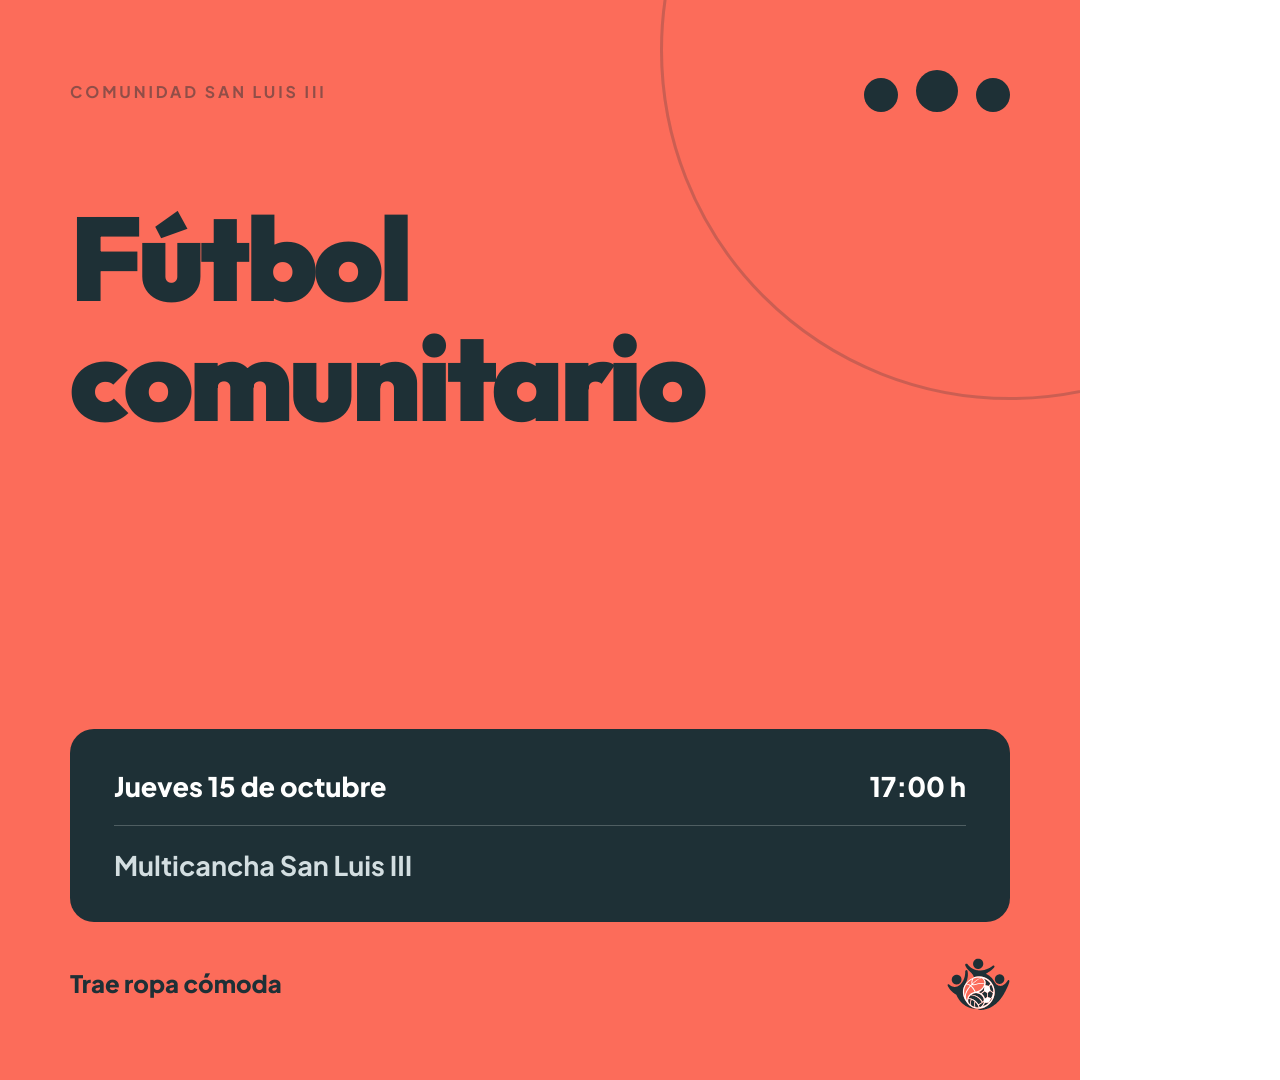
<file: marca/plantillas/aviso-whatsapp/aviso-whatsapp.html>
<!doctype html>
<html lang="es">
<head>
<meta charset="utf-8">
<title>WhatsApp · aviso</title>
<!-- Generado por marca/tools/plantillas.mjs — no editar a mano -->
<link rel="stylesheet" href="../_base.css">
<style>
  html, body { width: 1080px; height: 1080px; }
  .canvas { width: 1080px; height: 1080px; }

</style>
</head>
<body>
<div class="canvas bg-white">
  <div style="position:absolute;inset:0;background:var(--color-primary)"></div>
  <div class="ring" style="width:700px;height:700px;right:-280px;top:-300px;border-color:rgba(30,48,54,.22)"></div>

  <div style="position:absolute;inset:70px;display:flex;flex-direction:column">
    <div style="display:flex;justify-content:space-between;align-items:center">
      <span class="detail" style="color:rgba(30,48,54,.65)">Comunidad San Luis III</span>
      <span class="tres"><i style="background:var(--ink-900)"></i><i style="background:var(--ink-900)"></i><i style="background:var(--ink-900)"></i></span>
    </div>

    <div style="margin-top:86px">
      <h1 class="title" style="font-size:118px;max-width:15ch">Fútbol comunitario</h1>
    </div>

    <div style="flex:1"></div>

    <div style="background:var(--ink-900);border-radius:var(--radius-xl);padding:40px 44px;color:#fff">
      <div style="display:flex;justify-content:space-between;font-size:27px;font-weight:800">
        <span>Jueves 15 de octubre</span><span>17:00 h</span>
      </div>
      <div style="height:1px;background:rgba(255,255,255,.22);margin:22px 0"></div>
      <div style="font-size:27px;font-weight:700;color:var(--ink-200)">Multicancha San Luis III</div>
    </div>

    <div style="display:flex;justify-content:space-between;align-items:center;margin-top:36px">
      <span style="font-size:24px;font-weight:800;color:var(--ink-900)">Trae ropa cómoda</span>
      <svg viewBox="165 54 930 767" width="63"
       height="52" role="img"
       aria-label="Junta de Vecinos San Luis III">
  <clipPath id="recorte"><rect x="165" y="54" width="930" height="767"/></clipPath>
  <g clip-path="url(#recorte)">
  <title>JJVV San Luis III, logotipo</title>
  <path fill="#1e3036" fill-rule="evenodd" d="M451.0 232.0L450.0 233.0L448.0 233.0L444.0 235.0L437.0 242.0L435.0 246.0L435.0 249.0L434.0 250.0L434.0 276.0L433.0 277.0L433.0 290.0L432.0 291.0L432.0 298.0L431.0 299.0L430.0 311.0L429.0 312.0L429.0 316.0L428.0 317.0L428.0 321.0L427.0 322.0L427.0 325.0L426.0 326.0L425.0 334.0L424.0 335.0L423.0 341.0L422.0 342.0L422.0 344.0L421.0 345.0L421.0 347.0L420.0 348.0L420.0 350.0L419.0 351.0L419.0 353.0L418.0 354.0L416.0 362.0L414.0 365.0L414.0 367.0L409.0 376.0L409.0 378.0L404.0 388.0L402.0 390.0L402.0 392.0L400.0 394.0L398.0 399.0L396.0 401.0L395.0 404.0L393.0 406.0L390.0 412.0L387.0 415.0L385.0 419.0L378.0 427.0L378.0 428.0L359.0 448.0L358.0 448.0L349.0 456.0L348.0 456.0L337.0 464.0L319.0 473.0L317.0 473.0L313.0 475.0L310.0 475.0L306.0 477.0L303.0 477.0L302.0 478.0L290.0 479.0L289.0 480.0L269.0 480.0L268.0 479.0L262.0 479.0L261.0 478.0L257.0 478.0L256.0 477.0L253.0 477.0L252.0 476.0L249.0 476.0L248.0 475.0L240.0 473.0L237.0 471.0L235.0 471.0L225.0 466.0L223.0 464.0L215.0 460.0L213.0 458.0L209.0 456.0L206.0 453.0L205.0 453.0L202.0 450.0L201.0 450.0L197.0 446.0L190.0 442.0L181.0 442.0L176.0 446.0L174.0 450.0L174.0 458.0L175.0 459.0L175.0 462.0L177.0 465.0L177.0 467.0L184.0 481.0L191.0 491.0L195.0 499.0L203.0 509.0L203.0 510.0L206.0 513.0L206.0 514.0L209.0 517.0L209.0 518.0L212.0 521.0L212.0 522.0L226.0 537.0L226.0 538.0L246.0 557.0L247.0 557.0L252.0 562.0L253.0 562.0L257.0 566.0L258.0 566.0L265.0 572.0L266.0 572.0L268.0 574.0L269.0 574.0L271.0 576.0L278.0 580.0L281.0 583.0L287.0 586.0L294.0 592.0L298.0 594.0L305.0 601.0L311.0 613.0L311.0 615.0L316.0 625.0L318.0 627.0L324.0 640.0L328.0 645.0L329.0 648.0L333.0 653.0L334.0 656.0L336.0 658.0L336.0 659.0L338.0 661.0L342.0 668.0L345.0 671.0L345.0 672.0L348.0 675.0L348.0 676.0L351.0 679.0L351.0 680.0L354.0 683.0L354.0 684.0L363.0 694.0L363.0 695.0L370.0 702.0L370.0 703.0L391.0 724.0L392.0 724.0L398.0 730.0L399.0 730.0L406.0 737.0L407.0 737.0L422.0 749.0L423.0 749.0L440.0 761.0L448.0 765.0L450.0 767.0L472.0 778.0L474.0 778.0L481.0 782.0L483.0 782.0L486.0 784.0L488.0 784.0L491.0 786.0L499.0 788.0L505.0 791.0L508.0 791.0L509.0 792.0L511.0 792.0L512.0 793.0L514.0 793.0L518.0 795.0L526.0 796.0L527.0 797.0L530.0 797.0L531.0 798.0L535.0 798.0L536.0 799.0L540.0 799.0L541.0 800.0L547.0 800.0L548.0 801.0L555.0 801.0L556.0 802.0L565.0 802.0L566.0 803.0L599.0 803.0L600.0 802.0L608.0 802.0L604.0 802.0L603.0 801.0L596.0 801.0L595.0 800.0L589.0 800.0L588.0 799.0L584.0 799.0L583.0 798.0L576.0 797.0L572.0 795.0L569.0 795.0L568.0 794.0L566.0 794.0L565.0 793.0L557.0 791.0L545.0 785.0L542.0 785.0L540.0 783.0L533.0 780.0L531.0 778.0L528.0 777.0L526.0 775.0L523.0 774.0L518.0 770.0L512.0 767.0L508.0 763.0L507.0 763.0L499.0 756.0L498.0 756.0L488.0 746.0L487.0 746.0L470.0 728.0L470.0 727.0L465.0 722.0L465.0 721.0L457.0 712.0L455.0 708.0L447.0 698.0L446.0 695.0L438.0 684.0L436.0 679.0L434.0 677.0L432.0 672.0L430.0 670.0L421.0 652.0L421.0 650.0L417.0 643.0L417.0 641.0L413.0 633.0L413.0 631.0L412.0 630.0L412.0 628.0L411.0 627.0L411.0 625.0L410.0 624.0L410.0 622.0L408.0 618.0L408.0 615.0L406.0 611.0L406.0 608.0L405.0 607.0L405.0 604.0L404.0 603.0L404.0 600.0L403.0 599.0L403.0 595.0L402.0 594.0L401.0 582.0L400.0 581.0L400.0 573.0L399.0 572.0L399.0 537.0L400.0 536.0L400.0 528.0L401.0 527.0L401.0 521.0L402.0 520.0L402.0 516.0L403.0 515.0L403.0 512.0L404.0 511.0L404.0 507.0L405.0 506.0L406.0 499.0L407.0 498.0L407.0 496.0L408.0 495.0L408.0 493.0L409.0 492.0L411.0 484.0L416.0 474.0L416.0 472.0L426.0 452.0L428.0 450.0L432.0 442.0L439.0 432.0L443.0 424.0L443.0 422.0L448.0 413.0L448.0 411.0L451.0 406.0L451.0 404.0L453.0 401.0L453.0 399.0L455.0 396.0L455.0 394.0L457.0 391.0L457.0 389.0L458.0 388.0L458.0 386.0L459.0 385.0L459.0 383.0L461.0 379.0L461.0 376.0L462.0 375.0L462.0 373.0L464.0 369.0L464.0 366.0L465.0 365.0L466.0 358.0L467.0 357.0L468.0 347.0L469.0 346.0L469.0 342.0L470.0 341.0L470.0 335.0L471.0 334.0L471.0 327.0L472.0 326.0L472.0 318.0L473.0 317.0L473.0 277.0L472.0 276.0L472.0 267.0L471.0 266.0L471.0 259.0L470.0 258.0L470.0 255.0L469.0 254.0L469.0 250.0L468.0 249.0L468.0 246.0L467.0 245.0L466.0 240.0L464.0 238.0L464.0 237.0L461.0 234.0L457.0 232.0ZM581.0 844.0L582.0 850.0L584.0 853.0L584.0 855.0L585.0 856.0L587.0 864.0L589.0 867.0L589.0 869.0L590.0 870.0L590.0 872.0L591.0 873.0L591.0 875.0L592.0 876.0L592.0 878.0L594.0 882.0L594.0 885.0L596.0 888.0L596.0 890.0L597.0 891.0L599.0 899.0L601.0 902.0L601.0 904.0L602.0 905.0L602.0 907.0L603.0 908.0L605.0 916.0L607.0 919.0L607.0 922.0L609.0 925.0L610.0 931.0L612.0 934.0L612.0 936.0L613.0 937.0L613.0 939.0L614.0 940.0L616.0 948.0L618.0 951.0L619.0 957.0L622.0 963.0L622.0 965.0L623.0 966.0L623.0 968.0L624.0 969.0L624.0 971.0L625.0 972.0L625.0 974.0L626.0 975.0L626.0 977.0L627.0 978.0L627.0 980.0L628.0 981.0L630.0 989.0L632.0 992.0L632.0 994.0L633.0 995.0L633.0 997.0L634.0 998.0L636.0 1006.0L637.0 1007.0L644.0 1007.0L645.0 1008.0L722.0 1008.0L726.0 1000.0L728.0 992.0L730.0 989.0L731.0 984.0L735.0 976.0L737.0 968.0L739.0 965.0L739.0 963.0L742.0 957.0L743.0 952.0L747.0 944.0L749.0 936.0L752.0 931.0L752.0 929.0L753.0 928.0L755.0 920.0L759.0 912.0L761.0 904.0L763.0 901.0L764.0 896.0L766.0 893.0L767.0 888.0L771.0 880.0L771.0 878.0L772.0 877.0L774.0 869.0L776.0 866.0L776.0 864.0L778.0 861.0L778.0 859.0L780.0 856.0L780.0 854.0L781.0 853.0L781.0 851.0L782.0 850.0L782.0 848.0L784.0 844.0L723.0 844.0L722.0 848.0L721.0 849.0L721.0 851.0L718.0 856.0L716.0 864.0L714.0 867.0L714.0 869.0L710.0 877.0L709.0 882.0L707.0 885.0L705.0 893.0L703.0 896.0L703.0 898.0L701.0 901.0L701.0 903.0L697.0 911.0L696.0 916.0L694.0 919.0L694.0 921.0L692.0 924.0L691.0 929.0L689.0 932.0L688.0 937.0L686.0 940.0L686.0 942.0L684.0 946.0L682.0 946.0L680.0 943.0L680.0 941.0L679.0 940.0L678.0 935.0L676.0 932.0L676.0 930.0L675.0 929.0L675.0 927.0L674.0 926.0L672.0 918.0L670.0 915.0L668.0 907.0L666.0 904.0L665.0 899.0L663.0 896.0L663.0 894.0L662.0 893.0L662.0 891.0L661.0 890.0L661.0 888.0L660.0 887.0L660.0 885.0L659.0 884.0L659.0 882.0L658.0 881.0L658.0 879.0L657.0 878.0L655.0 870.0L653.0 867.0L651.0 859.0L649.0 856.0L649.0 854.0L648.0 853.0L648.0 851.0L646.0 848.0L645.0 844.0ZM795.0 844.0L796.0 845.0L796.0 847.0L797.0 848.0L797.0 850.0L798.0 851.0L798.0 853.0L799.0 854.0L799.0 856.0L800.0 857.0L800.0 859.0L801.0 860.0L801.0 862.0L802.0 863.0L802.0 865.0L803.0 866.0L803.0 868.0L804.0 869.0L804.0 871.0L805.0 872.0L805.0 874.0L806.0 875.0L806.0 877.0L807.0 878.0L807.0 880.0L808.0 881.0L808.0 883.0L809.0 884.0L809.0 886.0L810.0 887.0L810.0 889.0L811.0 890.0L813.0 898.0L815.0 901.0L815.0 903.0L817.0 907.0L817.0 910.0L818.0 911.0L818.0 913.0L819.0 914.0L819.0 916.0L820.0 917.0L820.0 919.0L821.0 920.0L821.0 922.0L822.0 923.0L822.0 925.0L823.0 926.0L823.0 928.0L824.0 929.0L824.0 931.0L825.0 932.0L825.0 934.0L826.0 935.0L826.0 937.0L827.0 938.0L827.0 940.0L828.0 941.0L828.0 943.0L829.0 944.0L829.0 946.0L830.0 947.0L830.0 949.0L831.0 950.0L831.0 952.0L832.0 953.0L832.0 955.0L833.0 956.0L833.0 958.0L834.0 959.0L834.0 961.0L835.0 962.0L835.0 964.0L836.0 965.0L836.0 967.0L837.0 968.0L837.0 970.0L838.0 971.0L838.0 973.0L839.0 974.0L839.0 976.0L840.0 977.0L840.0 979.0L841.0 980.0L841.0 982.0L842.0 983.0L842.0 985.0L843.0 986.0L843.0 988.0L844.0 989.0L844.0 991.0L845.0 992.0L845.0 994.0L846.0 995.0L846.0 997.0L847.0 998.0L849.0 1006.0L853.0 1008.0L935.0 1008.0L936.0 1004.0L938.0 1001.0L938.0 999.0L940.0 996.0L941.0 991.0L943.0 988.0L943.0 986.0L947.0 978.0L948.0 973.0L952.0 965.0L952.0 963.0L955.0 957.0L956.0 952.0L960.0 944.0L960.0 942.0L963.0 936.0L965.0 928.0L967.0 925.0L967.0 923.0L969.0 920.0L969.0 918.0L971.0 915.0L971.0 913.0L973.0 910.0L973.0 908.0L977.0 900.0L977.0 898.0L978.0 897.0L979.0 892.0L981.0 889.0L982.0 884.0L985.0 879.0L987.0 871.0L989.0 868.0L989.0 866.0L991.0 863.0L992.0 858.0L994.0 855.0L994.0 853.0L995.0 852.0L997.0 844.0L934.0 844.0L933.0 848.0L932.0 849.0L932.0 851.0L928.0 859.0L927.0 864.0L923.0 872.0L922.0 877.0L918.0 885.0L918.0 887.0L917.0 888.0L915.0 896.0L913.0 899.0L913.0 901.0L909.0 909.0L908.0 914.0L906.0 917.0L906.0 919.0L902.0 927.0L902.0 929.0L901.0 930.0L899.0 938.0L895.0 946.0L893.0 946.0L892.0 945.0L892.0 943.0L891.0 942.0L890.0 937.0L888.0 934.0L888.0 931.0L886.0 928.0L886.0 926.0L885.0 925.0L885.0 923.0L884.0 922.0L884.0 920.0L883.0 919.0L883.0 917.0L882.0 916.0L882.0 914.0L881.0 913.0L881.0 911.0L880.0 910.0L878.0 902.0L876.0 899.0L874.0 891.0L872.0 888.0L872.0 886.0L871.0 885.0L871.0 883.0L870.0 882.0L870.0 880.0L869.0 879.0L867.0 871.0L865.0 868.0L865.0 866.0L864.0 865.0L862.0 857.0L860.0 854.0L860.0 852.0L858.0 849.0L857.0 844.0ZM298.0 301.0L297.0 302.0L292.0 302.0L291.0 303.0L288.0 303.0L287.0 304.0L282.0 305.0L279.0 307.0L277.0 307.0L273.0 309.0L271.0 311.0L268.0 312.0L261.0 318.0L260.0 318.0L248.0 331.0L248.0 332.0L244.0 337.0L241.0 343.0L241.0 345.0L239.0 348.0L239.0 351.0L237.0 355.0L237.0 358.0L236.0 359.0L236.0 364.0L235.0 365.0L235.0 382.0L236.0 383.0L236.0 389.0L237.0 390.0L237.0 393.0L238.0 394.0L240.0 402.0L248.0 416.0L257.0 426.0L258.0 426.0L262.0 430.0L263.0 430.0L269.0 435.0L273.0 437.0L275.0 437.0L282.0 441.0L285.0 441.0L286.0 442.0L288.0 442.0L289.0 443.0L293.0 443.0L294.0 444.0L303.0 444.0L304.0 445.0L309.0 445.0L310.0 444.0L318.0 444.0L319.0 443.0L323.0 443.0L324.0 442.0L332.0 440.0L344.0 434.0L346.0 432.0L350.0 430.0L360.0 421.0L360.0 420.0L366.0 414.0L367.0 411.0L369.0 409.0L374.0 399.0L374.0 397.0L376.0 393.0L376.0 390.0L377.0 389.0L377.0 386.0L378.0 385.0L378.0 379.0L379.0 378.0L379.0 365.0L378.0 364.0L378.0 358.0L377.0 357.0L376.0 350.0L375.0 349.0L375.0 347.0L374.0 346.0L374.0 344.0L373.0 343.0L373.0 341.0L371.0 337.0L369.0 335.0L368.0 332.0L365.0 329.0L365.0 328.0L352.0 315.0L351.0 315.0L348.0 312.0L343.0 310.0L341.0 308.0L339.0 308.0L331.0 304.0L328.0 304.0L327.0 303.0L324.0 303.0L323.0 302.0L319.0 302.0L318.0 301.0ZM564.0 844.0L490.0 844.0L490.0 950.0L489.0 951.0L489.0 955.0L488.0 956.0L488.0 958.0L483.0 963.0L479.0 965.0L469.0 965.0L468.0 964.0L462.0 963.0L452.0 958.0L445.0 953.0L443.0 955.0L439.0 962.0L436.0 965.0L436.0 966.0L434.0 968.0L434.0 969.0L432.0 971.0L432.0 972.0L430.0 974.0L426.0 981.0L423.0 984.0L421.0 988.0L418.0 991.0L418.0 992.0L419.0 992.0L424.0 996.0L427.0 997.0L429.0 999.0L437.0 1003.0L439.0 1003.0L442.0 1005.0L444.0 1005.0L445.0 1006.0L447.0 1006.0L448.0 1007.0L450.0 1007.0L454.0 1009.0L457.0 1009.0L458.0 1010.0L461.0 1010.0L462.0 1011.0L467.0 1011.0L468.0 1012.0L476.0 1012.0L477.0 1013.0L498.0 1013.0L499.0 1012.0L508.0 1012.0L509.0 1011.0L514.0 1011.0L515.0 1010.0L518.0 1010.0L519.0 1009.0L527.0 1007.0L542.0 999.0L551.0 990.0L551.0 989.0L556.0 983.0L559.0 977.0L559.0 975.0L561.0 971.0L561.0 968.0L562.0 967.0L562.0 963.0L563.0 962.0L563.0 953.0L564.0 952.0ZM419.0 845.0L359.0 845.0L358.0 844.0L356.0 844.0L355.0 845.0L355.0 949.0L354.0 950.0L353.0 954.0L346.0 961.0L342.0 963.0L339.0 963.0L338.0 964.0L319.0 964.0L318.0 963.0L314.0 963.0L313.0 962.0L307.0 961.0L289.0 952.0L287.0 956.0L284.0 959.0L283.0 962.0L277.0 969.0L276.0 972.0L264.0 989.0L263.0 992.0L277.0 1000.0L279.0 1000.0L282.0 1002.0L284.0 1002.0L292.0 1006.0L295.0 1006.0L296.0 1007.0L299.0 1007.0L300.0 1008.0L303.0 1008.0L304.0 1009.0L308.0 1009.0L309.0 1010.0L313.0 1010.0L314.0 1011.0L323.0 1011.0L324.0 1012.0L351.0 1012.0L352.0 1011.0L359.0 1011.0L360.0 1010.0L365.0 1010.0L366.0 1009.0L369.0 1009.0L370.0 1008.0L373.0 1008.0L374.0 1007.0L382.0 1005.0L394.0 999.0L400.0 994.0L401.0 994.0L408.0 986.0L408.0 985.0L412.0 980.0L414.0 976.0L414.0 974.0L415.0 973.0L415.0 971.0L417.0 967.0L417.0 963.0L418.0 962.0L418.0 953.0L419.0 952.0ZM485.0 648.0L504.0 648.0L505.0 649.0L511.0 649.0L512.0 650.0L516.0 650.0L517.0 651.0L524.0 652.0L528.0 654.0L531.0 654.0L539.0 658.0L541.0 658.0L559.0 667.0L561.0 669.0L564.0 670.0L566.0 672.0L573.0 676.0L576.0 679.0L577.0 679.0L586.0 687.0L587.0 687.0L608.0 708.0L608.0 709.0L613.0 714.0L613.0 715.0L616.0 718.0L616.0 719.0L619.0 722.0L621.0 726.0L624.0 729.0L624.0 730.0L628.0 735.0L632.0 733.0L634.0 733.0L652.0 724.0L654.0 722.0L657.0 721.0L659.0 719.0L662.0 718.0L664.0 716.0L665.0 716.0L667.0 714.0L674.0 710.0L677.0 707.0L677.0 705.0L675.0 701.0L673.0 700.0L672.0 696.0L670.0 694.0L670.0 693.0L668.0 691.0L664.0 684.0L661.0 681.0L661.0 680.0L649.0 667.0L649.0 666.0L629.0 647.0L628.0 647.0L621.0 641.0L617.0 639.0L614.0 636.0L608.0 633.0L606.0 631.0L603.0 630.0L601.0 628.0L583.0 619.0L581.0 619.0L578.0 617.0L576.0 617.0L573.0 615.0L571.0 615.0L565.0 612.0L562.0 612.0L561.0 611.0L555.0 610.0L554.0 609.0L551.0 609.0L550.0 608.0L541.0 607.0L540.0 606.0L534.0 606.0L533.0 605.0L514.0 605.0L507.0 611.0L507.0 612.0L499.0 621.0L499.0 622.0L493.0 630.0L487.0 642.0L487.0 644.0ZM524.0 596.0L542.0 596.0L543.0 597.0L549.0 597.0L550.0 598.0L555.0 598.0L556.0 599.0L561.0 599.0L562.0 600.0L569.0 601.0L570.0 602.0L576.0 603.0L582.0 606.0L587.0 607.0L595.0 611.0L597.0 611.0L605.0 615.0L607.0 617.0L616.0 621.0L624.0 627.0L627.0 628.0L630.0 631.0L631.0 631.0L634.0 634.0L635.0 634.0L639.0 638.0L640.0 638.0L644.0 642.0L645.0 642.0L663.0 660.0L663.0 661.0L669.0 667.0L669.0 668.0L675.0 675.0L675.0 676.0L683.0 687.0L684.0 690.0L686.0 692.0L688.0 696.0L692.0 695.0L708.0 679.0L707.0 665.0L706.0 664.0L706.0 661.0L705.0 660.0L705.0 657.0L703.0 653.0L702.0 647.0L700.0 644.0L700.0 642.0L694.0 630.0L692.0 628.0L688.0 621.0L680.0 612.0L680.0 611.0L667.0 599.0L666.0 599.0L663.0 596.0L662.0 596.0L657.0 592.0L654.0 591.0L652.0 589.0L642.0 584.0L640.0 584.0L637.0 582.0L635.0 582.0L634.0 581.0L632.0 581.0L631.0 580.0L629.0 580.0L625.0 578.0L617.0 577.0L616.0 576.0L612.0 576.0L611.0 575.0L603.0 575.0L602.0 574.0L584.0 574.0L583.0 575.0L575.0 575.0L574.0 576.0L565.0 577.0L561.0 579.0L558.0 579.0L557.0 580.0L552.0 581.0L549.0 583.0L547.0 583.0L533.0 590.0L531.0 592.0L527.0 594.0L526.0 596.0ZM799.0 541.0L797.0 543.0L796.0 543.0L789.0 550.0L788.0 550.0L782.0 556.0L781.0 556.0L775.0 562.0L774.0 562.0L769.0 567.0L768.0 567.0L768.0 585.0L769.0 586.0L769.0 609.0L770.0 610.0L770.0 628.0L778.0 632.0L780.0 632.0L787.0 636.0L789.0 636.0L794.0 639.0L796.0 639.0L803.0 643.0L805.0 643.0L808.0 645.0L810.0 645.0L819.0 637.0L819.0 636.0L823.0 631.0L830.0 617.0L830.0 615.0L832.0 612.0L832.0 610.0L833.0 609.0L833.0 607.0L834.0 606.0L834.0 604.0L835.0 603.0L835.0 601.0L837.0 597.0L837.0 594.0L838.0 593.0L838.0 589.0L839.0 588.0L839.0 585.0L840.0 584.0L840.0 579.0L841.0 578.0L841.0 571.0L840.0 571.0L829.0 562.0L827.0 562.0L825.0 559.0L823.0 559.0L821.0 556.0L820.0 556.0L817.0 553.0L816.0 553.0L813.0 550.0L812.0 550.0L804.0 543.0L802.0 543.0L801.0 541.0ZM718.0 548.0L702.0 562.0L701.0 562.0L695.0 568.0L694.0 568.0L687.0 575.0L686.0 575.0L681.0 580.0L679.0 581.0L681.0 582.0L687.0 588.0L688.0 588.0L697.0 597.0L697.0 598.0L705.0 607.0L705.0 608.0L711.0 616.0L713.0 621.0L715.0 623.0L717.0 627.0L717.0 629.0L721.0 636.0L721.0 638.0L722.0 639.0L722.0 641.0L724.0 645.0L725.0 651.0L728.0 651.0L731.0 648.0L735.0 646.0L738.0 643.0L742.0 641.0L749.0 635.0L750.0 635.0L756.0 630.0L757.0 630.0L757.0 616.0L756.0 615.0L756.0 592.0L755.0 591.0L755.0 569.0L751.0 567.0L749.0 565.0L746.0 564.0L744.0 562.0L741.0 561.0L739.0 559.0L729.0 554.0L727.0 552.0L724.0 551.0L722.0 549.0ZM708.0 360.0L709.0 360.0L723.0 375.0L723.0 376.0L727.0 381.0L731.0 389.0L731.0 391.0L733.0 394.0L733.0 396.0L734.0 397.0L734.0 400.0L735.0 401.0L735.0 404.0L736.0 405.0L736.0 411.0L737.0 412.0L737.0 431.0L736.0 432.0L736.0 438.0L735.0 439.0L734.0 448.0L733.0 449.0L732.0 453.0L734.0 455.0L740.0 455.0L741.0 456.0L752.0 457.0L753.0 458.0L756.0 458.0L757.0 459.0L761.0 459.0L762.0 460.0L765.0 460.0L766.0 461.0L773.0 462.0L774.0 463.0L780.0 464.0L781.0 465.0L789.0 455.0L789.0 454.0L792.0 451.0L792.0 450.0L795.0 447.0L795.0 446.0L798.0 443.0L798.0 442.0L801.0 439.0L801.0 438.0L804.0 435.0L805.0 432.0L803.0 428.0L793.0 417.0L793.0 416.0L780.0 403.0L779.0 403.0L772.0 396.0L771.0 396.0L758.0 385.0L752.0 382.0L750.0 380.0L749.0 380.0L744.0 376.0L741.0 375.0L739.0 373.0L723.0 365.0L721.0 365.0L716.0 362.0ZM528.0 671.0L528.0 673.0L526.0 676.0L526.0 678.0L525.0 679.0L525.0 681.0L523.0 685.0L523.0 688.0L522.0 689.0L522.0 692.0L521.0 693.0L521.0 697.0L520.0 698.0L520.0 704.0L519.0 705.0L519.0 731.0L520.0 732.0L520.0 737.0L521.0 738.0L521.0 741.0L522.0 742.0L522.0 745.0L523.0 746.0L524.0 751.0L526.0 754.0L527.0 754.0L535.0 760.0L544.0 764.0L546.0 766.0L548.0 766.0L555.0 770.0L557.0 770.0L565.0 774.0L568.0 774.0L570.0 775.0L569.0 769.0L568.0 768.0L568.0 764.0L567.0 763.0L567.0 758.0L566.0 757.0L566.0 750.0L565.0 749.0L565.0 730.0L566.0 729.0L566.0 720.0L567.0 719.0L568.0 709.0L569.0 708.0L569.0 705.0L570.0 704.0L572.0 696.0L570.0 695.0L566.0 691.0L562.0 689.0L559.0 686.0L558.0 686.0L550.0 680.0L532.0 671.0ZM814.0 447.0L793.0 474.0L794.0 478.0L795.0 479.0L795.0 481.0L796.0 482.0L796.0 485.0L797.0 486.0L797.0 489.0L798.0 490.0L798.0 493.0L799.0 494.0L799.0 497.0L800.0 498.0L800.0 501.0L801.0 502.0L801.0 505.0L802.0 506.0L802.0 510.0L803.0 511.0L803.0 516.0L804.0 517.0L804.0 521.0L805.0 522.0L806.0 530.0L810.0 532.0L813.0 535.0L814.0 535.0L817.0 538.0L821.0 540.0L832.0 549.0L833.0 549.0L839.0 554.0L843.0 556.0L847.0 560.0L847.0 558.0L848.0 557.0L848.0 541.0L847.0 540.0L847.0 531.0L846.0 530.0L845.0 518.0L844.0 517.0L844.0 513.0L843.0 512.0L843.0 509.0L842.0 508.0L841.0 501.0L840.0 500.0L840.0 498.0L839.0 497.0L839.0 495.0L838.0 494.0L838.0 492.0L837.0 491.0L835.0 483.0L832.0 478.0L832.0 476.0L818.0 449.0L816.0 447.0ZM582.0 706.0L582.0 710.0L581.0 711.0L581.0 714.0L580.0 715.0L580.0 720.0L579.0 721.0L580.0 726.0L579.0 727.0L579.0 730.0L578.0 731.0L578.0 747.0L580.0 751.0L579.0 756.0L580.0 757.0L581.0 767.0L582.0 768.0L583.0 774.0L585.0 777.0L585.0 779.0L586.0 780.0L590.0 780.0L591.0 781.0L596.0 781.0L597.0 782.0L605.0 782.0L606.0 783.0L627.0 783.0L628.0 782.0L632.0 782.0L631.0 781.0L629.0 773.0L627.0 770.0L627.0 768.0L619.0 752.0L617.0 750.0L613.0 742.0L611.0 740.0L609.0 736.0L606.0 733.0L604.0 729.0L595.0 719.0L595.0 718.0L583.0 706.0ZM708.0 695.0L708.0 696.0L694.0 710.0L693.0 710.0L688.0 715.0L687.0 715.0L683.0 719.0L682.0 719.0L675.0 725.0L674.0 725.0L666.0 731.0L663.0 732.0L661.0 734.0L658.0 735.0L656.0 737.0L644.0 743.0L642.0 743.0L637.0 746.0L635.0 746.0L635.0 749.0L639.0 756.0L639.0 758.0L641.0 761.0L641.0 763.0L642.0 764.0L642.0 766.0L645.0 772.0L645.0 774.0L646.0 775.0L647.0 779.0L652.0 778.0L662.0 773.0L664.0 771.0L668.0 769.0L683.0 755.0L683.0 754.0L690.0 746.0L690.0 744.0L692.0 743.0L693.0 740.0L695.0 738.0L701.0 726.0L701.0 724.0L702.0 723.0L702.0 721.0L704.0 717.0L704.0 714.0L706.0 710.0L706.0 706.0L707.0 705.0L706.0 701.0L708.0 699.0ZM715.0 481.0L715.0 483.0L711.0 491.0L709.0 493.0L708.0 496.0L706.0 498.0L702.0 505.0L698.0 509.0L698.0 510.0L694.0 514.0L694.0 515.0L678.0 531.0L677.0 531.0L672.0 536.0L671.0 536.0L668.0 539.0L664.0 541.0L661.0 544.0L651.0 549.0L649.0 551.0L634.0 558.0L636.0 558.0L642.0 561.0L647.0 562.0L650.0 564.0L652.0 564.0L660.0 568.0L662.0 570.0L666.0 572.0L669.0 572.0L681.0 561.0L682.0 561.0L687.0 556.0L688.0 556.0L704.0 541.0L705.0 541.0L709.0 536.0L708.0 535.0L708.0 532.0L709.0 531.0L709.0 526.0L710.0 525.0L709.0 515.0L711.0 513.0L711.0 505.0L712.0 504.0L712.0 497.0L713.0 496.0L713.0 490.0L714.0 489.0L714.0 484.0L715.0 483.0ZM482.0 660.0L481.0 661.0L480.0 669.0L479.0 670.0L479.0 680.0L478.0 681.0L478.0 686.0L479.0 687.0L479.0 696.0L480.0 697.0L480.0 701.0L481.0 702.0L482.0 707.0L484.0 711.0L486.0 713.0L487.0 716.0L492.0 722.0L492.0 723.0L496.0 727.0L496.0 728.0L510.0 742.0L509.0 740.0L509.0 736.0L508.0 735.0L508.0 731.0L507.0 730.0L507.0 701.0L508.0 700.0L508.0 695.0L509.0 694.0L509.0 690.0L510.0 689.0L511.0 682.0L512.0 681.0L513.0 676.0L515.0 673.0L515.0 671.0L517.0 667.0L516.0 665.0L510.0 664.0L509.0 663.0L506.0 663.0L505.0 662.0L502.0 662.0L501.0 661.0L495.0 661.0L494.0 660.0ZM780.0 712.0L775.0 712.0L774.0 713.0L770.0 713.0L769.0 714.0L765.0 714.0L764.0 715.0L759.0 715.0L758.0 716.0L747.0 716.0L746.0 717.0L731.0 717.0L730.0 716.0L725.0 716.0L723.0 718.0L723.0 720.0L709.0 747.0L706.0 750.0L704.0 754.0L697.0 762.0L697.0 763.0L692.0 768.0L694.0 768.0L697.0 766.0L699.0 766.0L702.0 764.0L704.0 764.0L711.0 760.0L713.0 760.0L727.0 753.0L729.0 751.0L734.0 749.0L736.0 747.0L739.0 746.0L741.0 744.0L742.0 744.0L744.0 742.0L751.0 738.0L754.0 735.0L758.0 733.0L766.0 726.0L767.0 726.0L780.0 714.0ZM830.0 644.0L829.0 644.0L824.0 649.0L823.0 649.0L814.0 657.0L807.0 671.0L805.0 673.0L802.0 680.0L800.0 682.0L797.0 689.0L795.0 691.0L793.0 696.0L791.0 698.0L789.0 702.0L789.0 704.0L790.0 704.0L796.0 698.0L796.0 697.0L802.0 691.0L802.0 690.0L806.0 686.0L808.0 682.0L811.0 679.0L811.0 678.0L815.0 673.0L816.0 670.0L818.0 668.0L819.0 665.0L821.0 663.0Z"/>
  <path fill="#fc6c5a" fill-rule="evenodd" d="M712.0 437.0L710.0 436.0L700.0 436.0L699.0 435.0L663.0 435.0L662.0 436.0L646.0 437.0L645.0 438.0L640.0 438.0L639.0 439.0L635.0 439.0L634.0 440.0L630.0 440.0L629.0 441.0L626.0 441.0L625.0 442.0L621.0 442.0L620.0 443.0L613.0 444.0L612.0 445.0L606.0 446.0L605.0 447.0L603.0 447.0L599.0 449.0L596.0 449.0L595.0 450.0L593.0 450.0L592.0 451.0L590.0 451.0L586.0 453.0L583.0 453.0L579.0 455.0L576.0 455.0L575.0 456.0L572.0 456.0L571.0 457.0L567.0 457.0L566.0 458.0L559.0 458.0L558.0 459.0L547.0 458.0L544.0 456.0L542.0 456.0L537.0 452.0L535.0 452.0L526.0 462.0L546.0 482.0L546.0 483.0L551.0 488.0L551.0 489.0L555.0 493.0L555.0 494.0L561.0 501.0L561.0 502.0L573.0 519.0L574.0 522.0L576.0 524.0L578.0 529.0L580.0 531.0L588.0 547.0L590.0 548.0L591.0 547.0L598.0 546.0L599.0 545.0L601.0 545.0L605.0 543.0L608.0 543.0L609.0 542.0L617.0 540.0L620.0 538.0L622.0 538.0L625.0 536.0L627.0 536.0L647.0 526.0L649.0 524.0L650.0 524.0L652.0 522.0L659.0 518.0L668.0 510.0L669.0 510.0L686.0 492.0L686.0 491.0L689.0 488.0L689.0 487.0L697.0 476.0L705.0 460.0L705.0 458.0L707.0 455.0L707.0 453.0L708.0 452.0L708.0 450.0L709.0 449.0L709.0 447.0L711.0 443.0L711.0 439.0ZM515.0 476.0L514.0 476.0L506.0 485.0L506.0 486.0L497.0 497.0L495.0 501.0L489.0 508.0L489.0 509.0L479.0 523.0L478.0 526.0L476.0 528.0L475.0 531.0L470.0 538.0L459.0 560.0L459.0 562.0L456.0 567.0L455.0 572.0L453.0 575.0L453.0 577.0L452.0 578.0L452.0 580.0L450.0 584.0L450.0 587.0L449.0 588.0L449.0 591.0L448.0 592.0L448.0 596.0L447.0 597.0L447.0 602.0L446.0 603.0L446.0 610.0L445.0 611.0L445.0 630.0L446.0 631.0L446.0 638.0L447.0 639.0L448.0 647.0L449.0 648.0L451.0 656.0L453.0 659.0L453.0 661.0L455.0 665.0L457.0 667.0L458.0 670.0L461.0 673.0L463.0 677.0L463.0 661.0L464.0 660.0L464.0 653.0L465.0 652.0L465.0 648.0L466.0 647.0L467.0 639.0L468.0 638.0L468.0 636.0L470.0 633.0L470.0 631.0L472.0 628.0L472.0 626.0L475.0 620.0L477.0 618.0L478.0 615.0L480.0 613.0L482.0 609.0L488.0 602.0L488.0 601.0L505.0 584.0L506.0 584.0L510.0 580.0L511.0 580.0L522.0 572.0L525.0 571.0L527.0 569.0L537.0 564.0L539.0 564.0L544.0 561.0L549.0 560.0L552.0 558.0L554.0 558.0L555.0 557.0L557.0 557.0L561.0 555.0L564.0 555.0L565.0 554.0L570.0 553.0L565.0 542.0L563.0 540.0L561.0 535.0L559.0 533.0L558.0 530.0L556.0 528.0L555.0 525.0L551.0 520.0L550.0 517.0L548.0 515.0L546.0 511.0L543.0 508.0L541.0 504.0L537.0 500.0L537.0 499.0L534.0 496.0L534.0 495.0L524.0 485.0L524.0 484.0ZM711.0 395.0L710.0 394.0L709.0 389.0L701.0 374.0L696.0 369.0L696.0 368.0L688.0 361.0L676.0 355.0L667.0 355.0L666.0 356.0L662.0 356.0L661.0 357.0L659.0 357.0L658.0 358.0L650.0 360.0L634.0 368.0L629.0 372.0L626.0 373.0L624.0 375.0L620.0 377.0L617.0 380.0L616.0 380.0L613.0 383.0L612.0 383.0L609.0 386.0L608.0 386.0L604.0 390.0L603.0 390.0L600.0 393.0L599.0 393.0L580.0 410.0L579.0 410.0L549.0 438.0L554.0 441.0L560.0 441.0L561.0 442.0L563.0 442.0L564.0 441.0L571.0 441.0L572.0 440.0L579.0 439.0L583.0 437.0L586.0 437.0L587.0 436.0L589.0 436.0L593.0 434.0L596.0 434.0L597.0 433.0L599.0 433.0L603.0 431.0L606.0 431.0L607.0 430.0L613.0 429.0L614.0 428.0L617.0 428.0L618.0 427.0L622.0 427.0L623.0 426.0L631.0 425.0L632.0 424.0L637.0 424.0L638.0 423.0L644.0 423.0L645.0 422.0L653.0 422.0L654.0 421.0L694.0 421.0L695.0 422.0L702.0 422.0L703.0 423.0L710.0 423.0L711.0 424.0L714.0 424.0L714.0 411.0L713.0 410.0L713.0 404.0L712.0 403.0ZM464.0 447.0L460.0 447.0L459.0 446.0L453.0 446.0L453.0 447.0L451.0 449.0L450.0 452.0L446.0 457.0L444.0 462.0L442.0 464.0L436.0 476.0L436.0 478.0L431.0 488.0L431.0 490.0L430.0 491.0L430.0 493.0L429.0 494.0L429.0 496.0L428.0 497.0L428.0 499.0L426.0 503.0L426.0 506.0L424.0 510.0L424.0 514.0L423.0 515.0L423.0 519.0L422.0 520.0L422.0 525.0L421.0 526.0L421.0 532.0L420.0 533.0L420.0 546.0L419.0 547.0L419.0 558.0L420.0 559.0L420.0 574.0L421.0 575.0L421.0 581.0L422.0 582.0L422.0 586.0L423.0 587.0L423.0 591.0L424.0 592.0L425.0 601.0L426.0 602.0L428.0 610.0L428.0 608.0L429.0 607.0L429.0 599.0L430.0 598.0L430.0 593.0L431.0 592.0L431.0 588.0L432.0 587.0L432.0 584.0L433.0 583.0L433.0 579.0L435.0 575.0L435.0 572.0L437.0 569.0L437.0 567.0L438.0 566.0L439.0 561.0L441.0 558.0L441.0 556.0L445.0 549.0L445.0 547.0L451.0 535.0L453.0 533.0L455.0 528.0L457.0 526.0L459.0 521.0L463.0 516.0L464.0 513.0L469.0 507.0L473.0 500.0L476.0 497.0L476.0 496.0L479.0 493.0L479.0 492.0L482.0 489.0L482.0 488.0L485.0 485.0L485.0 484.0L501.0 465.0L499.0 463.0L496.0 462.0L489.0 457.0L477.0 451.0L475.0 451.0L471.0 449.0L468.0 449.0ZM655.0 350.0L653.0 349.0L649.0 349.0L648.0 348.0L639.0 348.0L638.0 347.0L613.0 347.0L612.0 348.0L603.0 348.0L602.0 349.0L596.0 349.0L595.0 350.0L591.0 350.0L590.0 351.0L586.0 351.0L585.0 352.0L578.0 353.0L577.0 354.0L571.0 355.0L570.0 356.0L568.0 356.0L567.0 357.0L565.0 357.0L562.0 359.0L558.0 360.0L556.0 362.0L549.0 376.0L549.0 378.0L547.0 381.0L547.0 383.0L546.0 384.0L546.0 386.0L544.0 390.0L544.0 393.0L543.0 394.0L543.0 397.0L542.0 398.0L542.0 403.0L541.0 404.0L541.0 414.0L540.0 415.0L540.0 418.0L541.0 419.0L541.0 425.0L542.0 425.0L550.0 417.0L551.0 417.0L555.0 413.0L556.0 413.0L561.0 408.0L562.0 408.0L567.0 403.0L568.0 403.0L571.0 400.0L572.0 400.0L581.0 392.0L582.0 392.0L597.0 380.0L601.0 378.0L604.0 375.0L605.0 375.0L613.0 369.0L616.0 368.0L621.0 364.0L628.0 361.0L630.0 359.0L638.0 355.0L643.0 354.0L646.0 352.0L648.0 352.0L652.0 350.0ZM533.0 373.0L530.0 373.0L526.0 376.0L523.0 377.0L521.0 379.0L518.0 380.0L516.0 382.0L512.0 384.0L509.0 387.0L508.0 387.0L505.0 390.0L504.0 390.0L501.0 393.0L500.0 393.0L494.0 399.0L493.0 399.0L475.0 417.0L475.0 418.0L465.0 429.0L465.0 430.0L462.0 434.0L466.0 434.0L467.0 435.0L476.0 436.0L477.0 437.0L480.0 437.0L481.0 438.0L486.0 439.0L489.0 441.0L491.0 441.0L494.0 443.0L496.0 443.0L504.0 447.0L506.0 449.0L513.0 452.0L526.0 439.0L526.0 437.0L524.0 433.0L524.0 429.0L523.0 428.0L523.0 405.0L524.0 404.0L524.0 399.0L525.0 398.0L525.0 394.0L526.0 393.0L527.0 386.0L529.0 383.0L529.0 381.0Z"/><path fill="#1e3036" fill-rule="evenodd" d="M189.0 1059.0L189.0 1148.0L190.0 1149.0L190.0 1153.0L191.0 1154.0L192.0 1159.0L195.0 1165.0L204.0 1174.0L205.0 1174.0L210.0 1178.0L212.0 1178.0L215.0 1180.0L218.0 1180.0L219.0 1181.0L477.0 1181.0L478.0 1182.0L480.0 1181.0L530.0 1181.0L531.0 1182.0L556.0 1182.0L557.0 1181.0L560.0 1181.0L561.0 1182.0L570.0 1182.0L571.0 1181.0L579.0 1181.0L580.0 1182.0L1032.0 1182.0L1033.0 1181.0L1037.0 1181.0L1038.0 1180.0L1040.0 1180.0L1044.0 1178.0L1046.0 1176.0L1050.0 1174.0L1057.0 1167.0L1061.0 1160.0L1061.0 1158.0L1063.0 1154.0L1063.0 1150.0L1064.0 1149.0L1064.0 1058.0L1063.0 1057.0L1063.0 1053.0L1058.0 1042.0L1048.0 1032.0L1040.0 1028.0L1038.0 1028.0L1037.0 1027.0L1033.0 1027.0L1032.0 1026.0L552.0 1026.0L551.0 1025.0L538.0 1025.0L537.0 1026.0L514.0 1026.0L513.0 1025.0L221.0 1025.0L220.0 1026.0L213.0 1027.0L207.0 1030.0L205.0 1032.0L204.0 1032.0L196.0 1040.0L192.0 1047.0L191.0 1053.0L190.0 1054.0L190.0 1058.0ZM443.0 140.0L439.0 144.0L438.0 144.0L434.0 151.0L434.0 161.0L435.0 162.0L436.0 167.0L438.0 170.0L438.0 172.0L442.0 180.0L444.0 182.0L446.0 187.0L451.0 194.0L452.0 197.0L460.0 207.0L460.0 208.0L464.0 212.0L464.0 213.0L467.0 216.0L467.0 217.0L480.0 231.0L480.0 232.0L498.0 250.0L499.0 250.0L513.0 264.0L514.0 264.0L530.0 280.0L530.0 281.0L540.0 292.0L540.0 293.0L545.0 299.0L547.0 304.0L549.0 306.0L555.0 318.0L555.0 320.0L557.0 323.0L557.0 325.0L559.0 329.0L560.0 335.0L562.0 337.0L563.0 336.0L565.0 336.0L569.0 334.0L572.0 334.0L576.0 332.0L579.0 332.0L580.0 331.0L583.0 331.0L584.0 330.0L587.0 330.0L588.0 329.0L592.0 329.0L593.0 328.0L597.0 328.0L598.0 327.0L602.0 327.0L603.0 326.0L619.0 325.0L620.0 324.0L657.0 324.0L658.0 325.0L666.0 325.0L667.0 326.0L679.0 327.0L680.0 328.0L689.0 329.0L690.0 330.0L697.0 331.0L701.0 333.0L704.0 333.0L705.0 334.0L707.0 334.0L708.0 335.0L716.0 337.0L719.0 339.0L721.0 339.0L731.0 344.0L733.0 344.0L741.0 348.0L743.0 350.0L752.0 354.0L754.0 356.0L760.0 359.0L762.0 361.0L766.0 363.0L769.0 366.0L773.0 368.0L781.0 375.0L782.0 375.0L787.0 380.0L788.0 380.0L812.0 404.0L812.0 405.0L818.0 411.0L818.0 412.0L824.0 419.0L826.0 423.0L831.0 429.0L835.0 437.0L839.0 442.0L850.0 464.0L850.0 466.0L855.0 476.0L855.0 478.0L856.0 479.0L856.0 481.0L857.0 482.0L857.0 484.0L858.0 485.0L858.0 487.0L859.0 488.0L859.0 490.0L861.0 494.0L862.0 501.0L864.0 505.0L864.0 509.0L865.0 510.0L865.0 514.0L866.0 515.0L866.0 519.0L867.0 520.0L867.0 525.0L868.0 526.0L868.0 533.0L869.0 534.0L869.0 545.0L870.0 546.0L870.0 570.0L869.0 571.0L869.0 582.0L868.0 583.0L868.0 589.0L867.0 590.0L867.0 596.0L866.0 597.0L865.0 606.0L864.0 607.0L864.0 610.0L863.0 611.0L862.0 618.0L860.0 622.0L860.0 625.0L858.0 628.0L858.0 630.0L857.0 631.0L855.0 639.0L850.0 649.0L850.0 651.0L839.0 673.0L837.0 675.0L833.0 683.0L831.0 685.0L831.0 686.0L829.0 688.0L825.0 695.0L822.0 698.0L820.0 702.0L816.0 706.0L816.0 707.0L812.0 711.0L812.0 712.0L804.0 720.0L804.0 721.0L778.0 746.0L777.0 746.0L764.0 757.0L763.0 757.0L746.0 769.0L743.0 770.0L741.0 772.0L736.0 774.0L734.0 776.0L706.0 790.0L704.0 790.0L701.0 792.0L699.0 792.0L696.0 794.0L694.0 794.0L686.0 798.0L684.0 798.0L683.0 799.0L678.0 800.0L675.0 802.0L673.0 802.0L672.0 803.0L670.0 803.0L666.0 805.0L663.0 805.0L662.0 806.0L660.0 806.0L656.0 808.0L653.0 808.0L652.0 809.0L646.0 810.0L642.0 812.0L639.0 812.0L638.0 813.0L635.0 813.0L634.0 814.0L627.0 815.0L626.0 816.0L624.0 816.0L622.0 818.0L625.0 820.0L631.0 820.0L632.0 821.0L670.0 821.0L671.0 820.0L693.0 819.0L694.0 818.0L699.0 818.0L700.0 817.0L705.0 817.0L706.0 816.0L710.0 816.0L711.0 815.0L716.0 815.0L717.0 814.0L721.0 814.0L722.0 813.0L725.0 813.0L726.0 812.0L729.0 812.0L730.0 811.0L737.0 810.0L738.0 809.0L744.0 808.0L748.0 806.0L751.0 806.0L752.0 805.0L754.0 805.0L755.0 804.0L757.0 804.0L758.0 803.0L766.0 801.0L769.0 799.0L774.0 798.0L777.0 796.0L782.0 795.0L791.0 790.0L793.0 790.0L804.0 784.0L806.0 784.0L816.0 779.0L818.0 777.0L825.0 774.0L827.0 772.0L832.0 770.0L837.0 766.0L845.0 762.0L847.0 760.0L851.0 758.0L854.0 755.0L855.0 755.0L857.0 753.0L864.0 749.0L868.0 745.0L869.0 745.0L877.0 738.0L878.0 738.0L881.0 735.0L882.0 735.0L889.0 728.0L890.0 728.0L896.0 722.0L897.0 722.0L914.0 705.0L915.0 705.0L918.0 702.0L918.0 701.0L932.0 687.0L932.0 686.0L938.0 680.0L938.0 679.0L945.0 672.0L945.0 671.0L949.0 667.0L949.0 666.0L952.0 663.0L952.0 662.0L961.0 652.0L965.0 645.0L972.0 637.0L972.0 636.0L974.0 634.0L976.0 630.0L979.0 627.0L979.0 626.0L985.0 618.0L986.0 615.0L994.0 604.0L995.0 601.0L997.0 599.0L998.0 596.0L1003.0 589.0L1005.0 584.0L1007.0 582.0L1011.0 573.0L1013.0 571.0L1020.0 556.0L1022.0 554.0L1054.0 490.0L1054.0 488.0L1060.0 477.0L1060.0 475.0L1067.0 461.0L1067.0 459.0L1071.0 451.0L1072.0 446.0L1074.0 443.0L1074.0 441.0L1075.0 440.0L1075.0 438.0L1076.0 437.0L1076.0 435.0L1077.0 434.0L1077.0 432.0L1078.0 431.0L1078.0 429.0L1080.0 425.0L1080.0 422.0L1081.0 421.0L1081.0 419.0L1083.0 415.0L1083.0 412.0L1084.0 411.0L1084.0 407.0L1085.0 406.0L1085.0 402.0L1086.0 401.0L1086.0 390.0L1085.0 389.0L1084.0 385.0L1081.0 382.0L1077.0 380.0L1069.0 380.0L1065.0 382.0L1059.0 388.0L1059.0 389.0L1056.0 392.0L1052.0 399.0L1045.0 407.0L1043.0 411.0L1034.0 421.0L1034.0 422.0L1027.0 429.0L1027.0 430.0L1009.0 446.0L1008.0 446.0L1003.0 450.0L998.0 452.0L996.0 454.0L989.0 458.0L987.0 458.0L984.0 460.0L982.0 460.0L976.0 463.0L968.0 464.0L967.0 465.0L960.0 465.0L959.0 466.0L948.0 466.0L947.0 465.0L939.0 465.0L938.0 464.0L934.0 464.0L933.0 463.0L931.0 463.0L930.0 462.0L922.0 460.0L910.0 454.0L908.0 452.0L901.0 448.0L888.0 436.0L888.0 435.0L882.0 429.0L882.0 428.0L878.0 424.0L878.0 423.0L872.0 416.0L869.0 410.0L867.0 408.0L866.0 405.0L862.0 400.0L861.0 397.0L857.0 392.0L856.0 389.0L854.0 387.0L851.0 381.0L846.0 375.0L844.0 371.0L839.0 366.0L835.0 359.0L830.0 354.0L830.0 353.0L815.0 337.0L814.0 337.0L798.0 322.0L797.0 322.0L786.0 313.0L785.0 313.0L777.0 307.0L772.0 305.0L767.0 301.0L744.0 290.0L742.0 288.0L742.0 286.0L744.0 283.0L745.0 283.0L750.0 279.0L753.0 278.0L758.0 274.0L761.0 273.0L763.0 271.0L766.0 270.0L771.0 266.0L774.0 265.0L779.0 261.0L782.0 260.0L784.0 258.0L785.0 258.0L787.0 256.0L788.0 256.0L790.0 254.0L791.0 254.0L793.0 252.0L800.0 248.0L807.0 242.0L808.0 242.0L818.0 234.0L819.0 234.0L830.0 224.0L831.0 224.0L854.0 201.0L854.0 200.0L862.0 191.0L865.0 185.0L865.0 183.0L866.0 182.0L866.0 177.0L865.0 176.0L864.0 172.0L861.0 169.0L855.0 166.0L845.0 166.0L839.0 169.0L832.0 175.0L825.0 179.0L822.0 182.0L821.0 182.0L810.0 190.0L807.0 191.0L800.0 196.0L791.0 200.0L789.0 202.0L777.0 208.0L775.0 208.0L764.0 214.0L762.0 214.0L759.0 216.0L757.0 216.0L749.0 220.0L743.0 221.0L740.0 223.0L738.0 223.0L734.0 225.0L731.0 225.0L727.0 227.0L724.0 227.0L720.0 229.0L716.0 229.0L712.0 231.0L708.0 231.0L707.0 232.0L704.0 232.0L703.0 233.0L698.0 233.0L697.0 234.0L692.0 234.0L691.0 235.0L685.0 235.0L684.0 236.0L676.0 236.0L675.0 237.0L663.0 237.0L662.0 238.0L640.0 238.0L639.0 237.0L625.0 237.0L624.0 236.0L617.0 236.0L616.0 235.0L611.0 235.0L610.0 234.0L606.0 234.0L605.0 233.0L600.0 233.0L599.0 232.0L596.0 232.0L592.0 230.0L589.0 230.0L588.0 229.0L586.0 229.0L585.0 228.0L583.0 228.0L582.0 227.0L580.0 227.0L579.0 226.0L577.0 226.0L576.0 225.0L568.0 223.0L554.0 216.0L552.0 216.0L548.0 214.0L546.0 212.0L532.0 205.0L529.0 202.0L528.0 202.0L526.0 200.0L519.0 196.0L516.0 193.0L515.0 193.0L512.0 190.0L511.0 190.0L507.0 186.0L506.0 186.0L500.0 180.0L499.0 180.0L484.0 165.0L484.0 164.0L476.0 156.0L476.0 155.0L471.0 150.0L471.0 149.0L466.0 144.0L466.0 143.0L465.0 143.0L462.0 140.0L458.0 138.0L447.0 138.0ZM617.0 63.0L616.0 64.0L610.0 64.0L609.0 65.0L606.0 65.0L605.0 66.0L597.0 68.0L589.0 72.0L587.0 74.0L581.0 77.0L576.0 82.0L575.0 82.0L565.0 93.0L565.0 94.0L563.0 96.0L563.0 97.0L561.0 99.0L560.0 102.0L557.0 106.0L557.0 108.0L555.0 111.0L555.0 113.0L554.0 114.0L554.0 116.0L552.0 120.0L552.0 123.0L551.0 124.0L551.0 130.0L550.0 131.0L550.0 148.0L551.0 149.0L551.0 155.0L552.0 156.0L552.0 159.0L553.0 160.0L553.0 162.0L554.0 163.0L554.0 165.0L555.0 166.0L555.0 168.0L557.0 171.0L558.0 175.0L562.0 180.0L565.0 186.0L569.0 190.0L569.0 191.0L571.0 193.0L572.0 193.0L580.0 201.0L581.0 201.0L584.0 204.0L598.0 211.0L600.0 211.0L604.0 213.0L607.0 213.0L608.0 214.0L611.0 214.0L612.0 215.0L619.0 215.0L620.0 216.0L629.0 216.0L630.0 215.0L638.0 215.0L639.0 214.0L642.0 214.0L643.0 213.0L651.0 211.0L654.0 209.0L656.0 209.0L662.0 206.0L664.0 204.0L668.0 202.0L671.0 199.0L672.0 199.0L683.0 188.0L683.0 187.0L688.0 181.0L689.0 178.0L691.0 176.0L694.0 170.0L694.0 168.0L695.0 167.0L695.0 165.0L696.0 164.0L696.0 162.0L697.0 161.0L697.0 159.0L699.0 155.0L699.0 149.0L700.0 148.0L700.0 130.0L699.0 129.0L698.0 119.0L697.0 118.0L695.0 110.0L689.0 98.0L687.0 96.0L685.0 92.0L681.0 88.0L681.0 87.0L675.0 81.0L674.0 81.0L671.0 78.0L670.0 78.0L667.0 75.0L664.0 74.0L662.0 72.0L658.0 70.0L656.0 70.0L651.0 67.0L646.0 66.0L645.0 65.0L642.0 65.0L641.0 64.0L635.0 64.0L634.0 63.0ZM935.0 295.0L934.0 296.0L929.0 296.0L928.0 297.0L925.0 297.0L924.0 298.0L916.0 300.0L904.0 306.0L901.0 309.0L900.0 309.0L885.0 324.0L881.0 332.0L878.0 336.0L878.0 338.0L876.0 341.0L876.0 343.0L874.0 347.0L874.0 350.0L873.0 351.0L873.0 356.0L872.0 357.0L872.0 377.0L873.0 378.0L873.0 382.0L875.0 386.0L876.0 392.0L882.0 404.0L884.0 406.0L886.0 410.0L897.0 421.0L898.0 421.0L901.0 424.0L907.0 427.0L909.0 429.0L911.0 429.0L916.0 432.0L918.0 432.0L922.0 434.0L926.0 434.0L927.0 435.0L931.0 435.0L932.0 436.0L950.0 436.0L951.0 435.0L955.0 435.0L956.0 434.0L959.0 434.0L960.0 433.0L965.0 432.0L968.0 430.0L970.0 430.0L976.0 427.0L986.0 419.0L987.0 419.0L998.0 407.0L1006.0 393.0L1006.0 391.0L1008.0 388.0L1009.0 382.0L1010.0 381.0L1010.0 377.0L1011.0 376.0L1011.0 353.0L1010.0 352.0L1010.0 348.0L1008.0 344.0L1008.0 341.0L1005.0 336.0L1005.0 334.0L1003.0 330.0L1001.0 328.0L997.0 321.0L984.0 308.0L976.0 304.0L972.0 301.0L970.0 301.0L967.0 299.0L965.0 299.0L961.0 297.0L958.0 297.0L957.0 296.0L952.0 296.0L951.0 295.0ZM441.0 1057.0L470.0 1057.0L472.0 1059.0L475.0 1065.0L479.0 1070.0L484.0 1080.0L486.0 1082.0L487.0 1085.0L489.0 1087.0L490.0 1090.0L492.0 1092.0L493.0 1095.0L495.0 1097.0L496.0 1100.0L499.0 1104.0L499.0 1058.0L500.0 1057.0L529.0 1057.0L531.0 1059.0L531.0 1065.0L530.0 1066.0L530.0 1156.0L529.0 1157.0L498.0 1157.0L471.0 1114.0L471.0 1156.0L470.0 1157.0L440.0 1157.0L439.0 1156.0L439.0 1134.0L440.0 1133.0L440.0 1058.0ZM654.0 1057.0L685.0 1057.0L686.0 1058.0L686.0 1100.0L685.0 1101.0L685.0 1120.0L686.0 1121.0L686.0 1124.0L688.0 1128.0L690.0 1130.0L692.0 1130.0L693.0 1131.0L701.0 1131.0L703.0 1130.0L706.0 1127.0L707.0 1123.0L708.0 1122.0L708.0 1059.0L710.0 1057.0L740.0 1057.0L742.0 1059.0L742.0 1067.0L743.0 1068.0L743.0 1073.0L742.0 1074.0L742.0 1124.0L741.0 1125.0L741.0 1130.0L740.0 1131.0L739.0 1137.0L736.0 1143.0L729.0 1151.0L728.0 1151.0L725.0 1154.0L714.0 1159.0L710.0 1159.0L709.0 1160.0L702.0 1160.0L701.0 1161.0L693.0 1161.0L692.0 1160.0L685.0 1160.0L684.0 1159.0L681.0 1159.0L680.0 1158.0L675.0 1157.0L671.0 1154.0L668.0 1153.0L660.0 1145.0L660.0 1144.0L656.0 1139.0L656.0 1137.0L654.0 1133.0L654.0 1130.0L653.0 1129.0L653.0 1058.0ZM362.0 1057.0L398.0 1057.0L399.0 1058.0L400.0 1062.0L401.0 1063.0L401.0 1065.0L402.0 1066.0L402.0 1068.0L403.0 1069.0L403.0 1071.0L404.0 1072.0L404.0 1074.0L405.0 1075.0L405.0 1077.0L406.0 1078.0L406.0 1080.0L407.0 1081.0L407.0 1083.0L408.0 1084.0L408.0 1086.0L409.0 1087.0L409.0 1089.0L410.0 1090.0L410.0 1092.0L412.0 1095.0L412.0 1098.0L414.0 1101.0L414.0 1103.0L415.0 1104.0L415.0 1106.0L416.0 1107.0L416.0 1109.0L417.0 1110.0L417.0 1112.0L418.0 1113.0L418.0 1115.0L419.0 1116.0L419.0 1118.0L420.0 1119.0L420.0 1121.0L421.0 1122.0L421.0 1124.0L422.0 1125.0L422.0 1127.0L423.0 1128.0L423.0 1130.0L424.0 1131.0L426.0 1139.0L428.0 1142.0L428.0 1144.0L429.0 1145.0L429.0 1147.0L430.0 1148.0L430.0 1150.0L432.0 1154.0L432.0 1156.0L431.0 1157.0L399.0 1157.0L398.0 1156.0L398.0 1154.0L396.0 1150.0L396.0 1147.0L395.0 1146.0L395.0 1144.0L393.0 1140.0L363.0 1140.0L363.0 1142.0L362.0 1143.0L362.0 1145.0L361.0 1146.0L359.0 1154.0L357.0 1157.0L327.0 1157.0L326.0 1156.0L326.0 1153.0L327.0 1152.0L327.0 1150.0L328.0 1149.0L330.0 1141.0L332.0 1138.0L333.0 1133.0L335.0 1130.0L335.0 1128.0L336.0 1127.0L338.0 1119.0L340.0 1116.0L342.0 1108.0L344.0 1105.0L346.0 1097.0L348.0 1094.0L350.0 1086.0L352.0 1083.0L352.0 1081.0L353.0 1080.0L355.0 1072.0L357.0 1069.0L359.0 1061.0ZM269.0 1055.0L275.0 1055.0L276.0 1054.0L288.0 1054.0L289.0 1055.0L296.0 1055.0L297.0 1056.0L304.0 1057.0L310.0 1060.0L312.0 1060.0L316.0 1062.0L318.0 1064.0L317.0 1070.0L316.0 1071.0L316.0 1074.0L315.0 1075.0L314.0 1081.0L313.0 1082.0L313.0 1085.0L311.0 1089.0L308.0 1089.0L305.0 1087.0L303.0 1087.0L302.0 1086.0L300.0 1086.0L296.0 1084.0L292.0 1084.0L291.0 1083.0L278.0 1083.0L277.0 1084.0L275.0 1084.0L273.0 1086.0L273.0 1090.0L278.0 1093.0L297.0 1096.0L298.0 1097.0L303.0 1098.0L311.0 1102.0L319.0 1110.0L321.0 1114.0L321.0 1116.0L322.0 1117.0L322.0 1121.0L323.0 1122.0L323.0 1131.0L322.0 1132.0L322.0 1135.0L321.0 1136.0L321.0 1138.0L319.0 1142.0L311.0 1151.0L310.0 1151.0L307.0 1154.0L301.0 1157.0L299.0 1157.0L298.0 1158.0L290.0 1159.0L289.0 1160.0L264.0 1160.0L263.0 1159.0L259.0 1159.0L258.0 1158.0L255.0 1158.0L254.0 1157.0L251.0 1157.0L250.0 1156.0L245.0 1155.0L239.0 1152.0L237.0 1150.0L237.0 1145.0L238.0 1144.0L238.0 1142.0L239.0 1141.0L239.0 1139.0L240.0 1138.0L240.0 1136.0L242.0 1132.0L243.0 1126.0L245.0 1124.0L247.0 1124.0L254.0 1128.0L256.0 1128.0L260.0 1130.0L263.0 1130.0L264.0 1131.0L268.0 1131.0L269.0 1132.0L282.0 1132.0L283.0 1131.0L287.0 1130.0L288.0 1128.0L287.0 1125.0L283.0 1123.0L280.0 1123.0L279.0 1122.0L274.0 1122.0L273.0 1121.0L268.0 1121.0L267.0 1120.0L264.0 1120.0L263.0 1119.0L257.0 1118.0L251.0 1115.0L247.0 1111.0L245.0 1110.0L245.0 1109.0L242.0 1106.0L240.0 1102.0L240.0 1100.0L239.0 1099.0L239.0 1096.0L238.0 1095.0L238.0 1086.0L239.0 1085.0L239.0 1081.0L240.0 1080.0L240.0 1078.0L245.0 1069.0L251.0 1063.0L252.0 1063.0L257.0 1059.0L259.0 1059.0L262.0 1057.0L268.0 1056.0ZM827.0 1054.0L840.0 1054.0L841.0 1055.0L847.0 1055.0L848.0 1056.0L852.0 1056.0L853.0 1057.0L861.0 1059.0L867.0 1062.0L869.0 1064.0L868.0 1070.0L867.0 1071.0L867.0 1074.0L866.0 1075.0L866.0 1078.0L865.0 1079.0L865.0 1082.0L864.0 1083.0L864.0 1086.0L862.0 1089.0L859.0 1089.0L851.0 1085.0L849.0 1085.0L848.0 1084.0L844.0 1084.0L843.0 1083.0L829.0 1083.0L825.0 1085.0L824.0 1089.0L825.0 1091.0L829.0 1092.0L830.0 1093.0L833.0 1093.0L834.0 1094.0L839.0 1094.0L840.0 1095.0L844.0 1095.0L845.0 1096.0L849.0 1096.0L850.0 1097.0L852.0 1097.0L855.0 1099.0L859.0 1100.0L861.0 1102.0L862.0 1102.0L870.0 1110.0L872.0 1114.0L872.0 1116.0L873.0 1117.0L873.0 1120.0L874.0 1121.0L874.0 1131.0L873.0 1132.0L872.0 1138.0L869.0 1144.0L860.0 1153.0L859.0 1153.0L857.0 1155.0L853.0 1157.0L848.0 1158.0L847.0 1159.0L843.0 1159.0L842.0 1160.0L836.0 1160.0L835.0 1161.0L822.0 1161.0L821.0 1160.0L814.0 1160.0L813.0 1159.0L810.0 1159.0L809.0 1158.0L806.0 1158.0L805.0 1157.0L800.0 1156.0L797.0 1154.0L795.0 1154.0L791.0 1152.0L789.0 1150.0L789.0 1147.0L790.0 1146.0L790.0 1144.0L792.0 1140.0L793.0 1133.0L794.0 1132.0L795.0 1127.0L797.0 1124.0L799.0 1124.0L806.0 1128.0L808.0 1128.0L809.0 1129.0L811.0 1129.0L815.0 1131.0L819.0 1131.0L820.0 1132.0L835.0 1132.0L839.0 1129.0L839.0 1126.0L837.0 1124.0L831.0 1123.0L830.0 1122.0L826.0 1122.0L825.0 1121.0L815.0 1120.0L814.0 1119.0L812.0 1119.0L811.0 1118.0L807.0 1117.0L805.0 1115.0L801.0 1113.0L795.0 1107.0L792.0 1101.0L792.0 1099.0L791.0 1098.0L791.0 1082.0L792.0 1081.0L792.0 1078.0L797.0 1069.0L804.0 1062.0L805.0 1062.0L807.0 1060.0L813.0 1057.0L815.0 1057.0L816.0 1056.0L819.0 1056.0L820.0 1055.0L826.0 1055.0ZM578.0 1057.0L607.0 1057.0L608.0 1058.0L608.0 1127.0L624.0 1127.0L625.0 1126.0L644.0 1126.0L646.0 1128.0L646.0 1135.0L647.0 1136.0L647.0 1140.0L646.0 1141.0L646.0 1156.0L645.0 1157.0L577.0 1157.0L576.0 1156.0L576.0 1059.0ZM752.0 1057.0L782.0 1057.0L783.0 1058.0L783.0 1142.0L784.0 1143.0L784.0 1148.0L783.0 1149.0L783.0 1157.0L782.0 1158.0L780.0 1158.0L779.0 1157.0L774.0 1157.0L773.0 1158.0L752.0 1158.0L750.0 1156.0L750.0 1059.0ZM988.0 1057.0L1017.0 1057.0L1018.0 1058.0L1018.0 1156.0L1017.0 1157.0L988.0 1157.0L987.0 1156.0L987.0 1058.0ZM950.0 1057.0L978.0 1057.0L979.0 1058.0L979.0 1156.0L978.0 1157.0L949.0 1157.0L948.0 1156.0L948.0 1059.0ZM911.0 1057.0L939.0 1057.0L941.0 1059.0L941.0 1156.0L940.0 1157.0L911.0 1157.0L910.0 1156.0L910.0 1058.0ZM378.0 1091.0L377.0 1097.0L376.0 1098.0L376.0 1100.0L375.0 1101.0L375.0 1103.0L374.0 1104.0L374.0 1106.0L373.0 1107.0L373.0 1109.0L372.0 1110.0L371.0 1114.0L386.0 1114.0L386.0 1112.0L384.0 1109.0L384.0 1106.0L381.0 1100.0L381.0 1097.0L380.0 1096.0L379.0 1091.0Z"/>
  <path fill="#ffffff" fill-rule="evenodd" d="M658.0 326.0L620.0 326.0L619.0 327.0L610.0 327.0L609.0 328.0L603.0 328.0L602.0 329.0L597.0 329.0L596.0 330.0L587.0 331.0L586.0 332.0L583.0 332.0L582.0 333.0L576.0 334.0L572.0 336.0L569.0 336.0L565.0 338.0L560.0 338.0L560.0 340.0L554.0 346.0L550.0 347.0L535.0 355.0L533.0 355.0L531.0 357.0L517.0 364.0L512.0 368.0L509.0 369.0L507.0 371.0L501.0 374.0L498.0 377.0L497.0 377.0L491.0 382.0L490.0 382.0L481.0 390.0L480.0 390.0L474.0 396.0L473.0 396.0L448.0 422.0L448.0 423.0L441.0 431.0L438.0 437.0L431.0 447.0L430.0 450.0L428.0 452.0L417.0 474.0L417.0 476.0L413.0 484.0L413.0 486.0L412.0 487.0L412.0 489.0L411.0 490.0L411.0 492.0L410.0 493.0L410.0 495.0L408.0 499.0L408.0 502.0L407.0 503.0L407.0 506.0L406.0 507.0L406.0 510.0L405.0 511.0L405.0 515.0L404.0 516.0L404.0 520.0L403.0 521.0L403.0 527.0L402.0 528.0L402.0 536.0L401.0 537.0L401.0 572.0L402.0 573.0L402.0 581.0L403.0 582.0L403.0 588.0L404.0 589.0L405.0 599.0L406.0 600.0L406.0 603.0L407.0 604.0L408.0 611.0L410.0 615.0L410.0 618.0L411.0 619.0L411.0 621.0L412.0 622.0L412.0 624.0L413.0 625.0L415.0 633.0L417.0 636.0L417.0 638.0L419.0 641.0L419.0 643.0L422.0 648.0L422.0 650.0L432.0 670.0L434.0 672.0L436.0 677.0L438.0 679.0L442.0 687.0L444.0 689.0L444.0 690.0L446.0 692.0L446.0 693.0L448.0 695.0L452.0 702.0L455.0 705.0L457.0 709.0L460.0 712.0L460.0 713.0L464.0 717.0L464.0 718.0L468.0 722.0L468.0 723.0L474.0 729.0L474.0 730.0L496.0 752.0L497.0 752.0L502.0 757.0L503.0 757.0L506.0 760.0L507.0 760.0L511.0 764.0L512.0 764.0L520.0 770.0L523.0 771.0L525.0 773.0L528.0 774.0L530.0 776.0L548.0 785.0L550.0 785.0L555.0 788.0L560.0 789.0L563.0 791.0L566.0 791.0L567.0 792.0L569.0 792.0L573.0 794.0L576.0 794.0L577.0 795.0L580.0 795.0L581.0 796.0L584.0 796.0L585.0 797.0L588.0 797.0L589.0 798.0L604.0 799.0L605.0 800.0L610.0 800.0L611.0 801.0L628.0 801.0L629.0 800.0L642.0 800.0L643.0 799.0L650.0 799.0L651.0 798.0L656.0 798.0L657.0 797.0L661.0 797.0L662.0 796.0L671.0 795.0L672.0 794.0L679.0 793.0L683.0 791.0L690.0 790.0L694.0 788.0L699.0 788.0L701.0 790.0L702.0 789.0L704.0 789.0L713.0 784.0L715.0 784.0L725.0 779.0L727.0 777.0L736.0 773.0L738.0 771.0L743.0 769.0L748.0 765.0L751.0 764.0L753.0 762.0L757.0 760.0L760.0 757.0L764.0 755.0L771.0 749.0L772.0 749.0L785.0 737.0L786.0 737.0L805.0 718.0L805.0 717.0L811.0 711.0L811.0 710.0L819.0 701.0L821.0 697.0L824.0 694.0L824.0 693.0L830.0 685.0L831.0 682.0L835.0 677.0L838.0 670.0L840.0 668.0L847.0 654.0L847.0 652.0L850.0 647.0L850.0 645.0L854.0 637.0L854.0 635.0L855.0 634.0L855.0 632.0L856.0 631.0L856.0 629.0L857.0 628.0L857.0 626.0L858.0 625.0L858.0 623.0L860.0 619.0L860.0 616.0L861.0 615.0L861.0 612.0L862.0 611.0L862.0 608.0L863.0 607.0L863.0 603.0L864.0 602.0L864.0 598.0L865.0 597.0L866.0 585.0L867.0 584.0L867.0 575.0L868.0 574.0L868.0 542.0L867.0 541.0L867.0 532.0L866.0 531.0L866.0 524.0L865.0 523.0L865.0 518.0L864.0 517.0L864.0 513.0L863.0 512.0L863.0 508.0L862.0 507.0L862.0 504.0L861.0 503.0L860.0 496.0L859.0 495.0L859.0 493.0L858.0 492.0L858.0 490.0L857.0 489.0L857.0 487.0L856.0 486.0L856.0 484.0L855.0 483.0L853.0 475.0L850.0 470.0L850.0 468.0L847.0 463.0L847.0 461.0L840.0 447.0L838.0 445.0L836.0 440.0L834.0 438.0L833.0 435.0L831.0 433.0L828.0 427.0L825.0 424.0L825.0 423.0L817.0 413.0L817.0 412.0L812.0 407.0L812.0 406.0L800.0 394.0L800.0 393.0L797.0 390.0L796.0 390.0L780.0 375.0L779.0 375.0L772.0 369.0L768.0 367.0L765.0 364.0L762.0 363.0L760.0 361.0L754.0 358.0L752.0 356.0L749.0 355.0L747.0 353.0L731.0 345.0L729.0 345.0L726.0 343.0L724.0 343.0L719.0 340.0L717.0 340.0L716.0 339.0L714.0 339.0L713.0 338.0L711.0 338.0L710.0 337.0L708.0 337.0L707.0 336.0L705.0 336.0L701.0 334.0L698.0 334.0L697.0 333.0L694.0 333.0L693.0 332.0L690.0 332.0L689.0 331.0L686.0 331.0L685.0 330.0L680.0 330.0L679.0 329.0L675.0 329.0L674.0 328.0L668.0 328.0L667.0 327.0L659.0 327.0ZM713.0 436.0L713.0 442.0L712.0 443.0L712.0 446.0L711.0 447.0L709.0 455.0L707.0 458.0L707.0 460.0L700.0 474.0L698.0 476.0L697.0 479.0L695.0 481.0L691.0 488.0L687.0 492.0L687.0 493.0L670.0 511.0L669.0 511.0L664.0 516.0L663.0 516.0L660.0 519.0L659.0 519.0L656.0 522.0L655.0 522.0L650.0 526.0L647.0 527.0L645.0 529.0L629.0 537.0L627.0 537.0L622.0 540.0L620.0 540.0L619.0 541.0L617.0 541.0L616.0 542.0L614.0 542.0L613.0 543.0L611.0 543.0L610.0 544.0L608.0 544.0L607.0 545.0L605.0 545.0L601.0 547.0L594.0 548.0L593.0 549.0L588.0 549.0L586.0 547.0L576.0 527.0L574.0 525.0L573.0 522.0L569.0 517.0L568.0 514.0L566.0 512.0L562.0 505.0L559.0 502.0L557.0 498.0L550.0 490.0L550.0 489.0L544.0 483.0L544.0 482.0L525.0 463.0L525.0 461.0L527.0 459.0L527.0 458.0L534.0 451.0L538.0 451.0L540.0 453.0L544.0 455.0L550.0 456.0L551.0 457.0L561.0 457.0L562.0 456.0L568.0 456.0L569.0 455.0L572.0 455.0L573.0 454.0L580.0 453.0L581.0 452.0L583.0 452.0L587.0 450.0L590.0 450.0L591.0 449.0L593.0 449.0L597.0 447.0L600.0 447.0L601.0 446.0L603.0 446.0L607.0 444.0L610.0 444.0L611.0 443.0L614.0 443.0L618.0 441.0L626.0 440.0L627.0 439.0L635.0 438.0L636.0 437.0L647.0 436.0L648.0 435.0L655.0 435.0L656.0 434.0L667.0 434.0L668.0 433.0L696.0 433.0L697.0 434.0L706.0 434.0L707.0 435.0L712.0 435.0ZM483.0 647.0L484.0 646.0L484.0 644.0L486.0 641.0L486.0 639.0L489.0 633.0L491.0 631.0L492.0 628.0L494.0 626.0L498.0 619.0L502.0 615.0L502.0 614.0L512.0 604.0L514.0 603.0L533.0 603.0L534.0 604.0L546.0 605.0L547.0 606.0L550.0 606.0L551.0 607.0L558.0 608.0L562.0 610.0L565.0 610.0L566.0 611.0L571.0 612.0L574.0 614.0L576.0 614.0L581.0 617.0L583.0 617.0L601.0 626.0L603.0 628.0L606.0 629.0L608.0 631.0L611.0 632.0L613.0 634.0L617.0 636.0L620.0 639.0L621.0 639.0L624.0 642.0L625.0 642.0L628.0 645.0L629.0 645.0L637.0 653.0L638.0 653.0L660.0 676.0L660.0 677.0L666.0 684.0L666.0 685.0L676.0 699.0L679.0 705.0L679.0 708.0L673.0 713.0L672.0 713.0L661.0 721.0L658.0 722.0L656.0 724.0L651.0 726.0L649.0 728.0L637.0 734.0L635.0 734.0L630.0 737.0L627.0 737.0L622.0 730.0L622.0 729.0L616.0 722.0L614.0 718.0L605.0 708.0L605.0 707.0L589.0 691.0L588.0 691.0L583.0 686.0L582.0 686.0L574.0 679.0L573.0 679.0L562.0 671.0L557.0 669.0L555.0 667.0L543.0 661.0L541.0 661.0L536.0 658.0L534.0 658.0L533.0 657.0L531.0 657.0L530.0 656.0L528.0 656.0L524.0 654.0L521.0 654.0L520.0 653.0L517.0 653.0L516.0 652.0L512.0 652.0L511.0 651.0L505.0 651.0L504.0 650.0L484.0 650.0L483.0 649.0ZM516.0 475.0L535.0 494.0L535.0 495.0L539.0 499.0L539.0 500.0L542.0 503.0L544.0 507.0L547.0 510.0L547.0 511.0L555.0 522.0L556.0 525.0L558.0 527.0L562.0 535.0L564.0 537.0L571.0 551.0L571.0 554.0L570.0 555.0L564.0 556.0L563.0 557.0L561.0 557.0L557.0 559.0L554.0 559.0L551.0 561.0L549.0 561.0L546.0 563.0L544.0 563.0L541.0 565.0L539.0 565.0L525.0 572.0L523.0 574.0L520.0 575.0L518.0 577.0L511.0 581.0L507.0 585.0L506.0 585.0L489.0 602.0L489.0 603.0L486.0 606.0L486.0 607.0L478.0 618.0L473.0 628.0L473.0 630.0L471.0 633.0L471.0 635.0L470.0 636.0L470.0 638.0L468.0 642.0L468.0 646.0L467.0 647.0L467.0 650.0L466.0 651.0L466.0 657.0L465.0 658.0L465.0 677.0L464.0 678.0L462.0 678.0L455.0 668.0L450.0 658.0L450.0 656.0L449.0 655.0L449.0 653.0L448.0 652.0L448.0 650.0L446.0 646.0L446.0 643.0L445.0 642.0L445.0 637.0L444.0 636.0L444.0 628.0L443.0 627.0L443.0 614.0L444.0 613.0L444.0 604.0L445.0 603.0L445.0 598.0L446.0 597.0L446.0 593.0L447.0 592.0L448.0 585.0L449.0 584.0L449.0 582.0L450.0 581.0L450.0 579.0L451.0 578.0L453.0 570.0L455.0 567.0L455.0 565.0L459.0 558.0L459.0 556.0L467.0 540.0L469.0 538.0L470.0 535.0L472.0 533.0L476.0 525.0L482.0 517.0L485.0 511.0L488.0 508.0L490.0 504.0L493.0 501.0L493.0 500.0L501.0 490.0L501.0 489.0L513.0 475.0ZM523.0 595.0L533.0 588.0L549.0 580.0L551.0 580.0L552.0 579.0L554.0 579.0L555.0 578.0L557.0 578.0L558.0 577.0L560.0 577.0L564.0 575.0L568.0 575.0L569.0 574.0L573.0 574.0L574.0 573.0L581.0 573.0L582.0 572.0L604.0 572.0L605.0 573.0L612.0 573.0L613.0 574.0L617.0 574.0L618.0 575.0L621.0 575.0L622.0 576.0L629.0 577.0L630.0 578.0L635.0 579.0L638.0 581.0L640.0 581.0L654.0 588.0L656.0 590.0L657.0 590.0L659.0 592.0L666.0 596.0L670.0 600.0L671.0 600.0L684.0 613.0L684.0 614.0L691.0 622.0L691.0 623.0L695.0 628.0L698.0 635.0L700.0 637.0L700.0 639.0L704.0 646.0L704.0 648.0L706.0 652.0L706.0 655.0L708.0 659.0L709.0 668.0L710.0 669.0L710.0 679.0L698.0 692.0L697.0 692.0L690.0 699.0L688.0 699.0L686.0 697.0L684.0 692.0L682.0 690.0L681.0 687.0L679.0 685.0L679.0 684.0L677.0 682.0L673.0 675.0L666.0 667.0L666.0 666.0L661.0 661.0L661.0 660.0L640.0 640.0L639.0 640.0L631.0 633.0L630.0 633.0L616.0 623.0L609.0 620.0L607.0 618.0L597.0 613.0L595.0 613.0L592.0 611.0L590.0 611.0L587.0 609.0L585.0 609.0L579.0 606.0L576.0 606.0L575.0 605.0L573.0 605.0L569.0 603.0L566.0 603.0L565.0 602.0L562.0 602.0L561.0 601.0L557.0 601.0L556.0 600.0L542.0 599.0L541.0 598.0L524.0 598.0L523.0 597.0ZM713.0 395.0L714.0 403.0L715.0 404.0L715.0 411.0L716.0 412.0L716.0 423.0L714.0 425.0L705.0 425.0L704.0 424.0L697.0 424.0L696.0 423.0L684.0 423.0L683.0 422.0L664.0 422.0L663.0 423.0L651.0 423.0L650.0 424.0L643.0 424.0L642.0 425.0L636.0 425.0L635.0 426.0L631.0 426.0L630.0 427.0L621.0 428.0L620.0 429.0L617.0 429.0L616.0 430.0L609.0 431.0L605.0 433.0L602.0 433.0L601.0 434.0L599.0 434.0L595.0 436.0L592.0 436.0L591.0 437.0L589.0 437.0L585.0 439.0L582.0 439.0L578.0 441.0L570.0 442.0L569.0 443.0L555.0 443.0L554.0 442.0L550.0 441.0L548.0 439.0L548.0 437.0L569.0 417.0L570.0 417.0L585.0 403.0L586.0 403.0L592.0 397.0L593.0 397.0L607.0 385.0L608.0 385.0L619.0 376.0L620.0 376.0L631.0 368.0L636.0 366.0L638.0 364.0L648.0 359.0L653.0 358.0L659.0 355.0L667.0 354.0L668.0 353.0L676.0 353.0L677.0 354.0L679.0 354.0L683.0 356.0L685.0 358.0L689.0 360.0L693.0 364.0L694.0 364.0L702.0 373.0L702.0 374.0L706.0 379.0L711.0 389.0L711.0 391.0ZM442.0 1059.0L441.0 1155.0L469.0 1155.0L469.0 1114.0L470.0 1113.0L472.0 1113.0L473.0 1114.0L473.0 1115.0L477.0 1120.0L478.0 1123.0L484.0 1131.0L485.0 1134.0L489.0 1139.0L490.0 1142.0L492.0 1144.0L492.0 1145.0L496.0 1150.0L497.0 1153.0L499.0 1155.0L502.0 1155.0L503.0 1156.0L504.0 1155.0L528.0 1155.0L528.0 1080.0L529.0 1079.0L529.0 1059.0L501.0 1059.0L501.0 1105.0L500.0 1106.0L498.0 1106.0L497.0 1105.0L491.0 1093.0L487.0 1088.0L486.0 1085.0L481.0 1078.0L479.0 1073.0L477.0 1071.0L476.0 1068.0L474.0 1066.0L470.0 1059.0ZM655.0 1059.0L654.0 1125.0L655.0 1126.0L655.0 1131.0L656.0 1132.0L657.0 1137.0L661.0 1144.0L668.0 1151.0L677.0 1156.0L680.0 1156.0L681.0 1157.0L684.0 1157.0L685.0 1158.0L691.0 1158.0L692.0 1159.0L703.0 1159.0L704.0 1158.0L710.0 1158.0L711.0 1157.0L714.0 1157.0L715.0 1156.0L720.0 1155.0L727.0 1150.0L728.0 1150.0L732.0 1146.0L738.0 1135.0L738.0 1132.0L739.0 1131.0L739.0 1126.0L740.0 1125.0L740.0 1059.0L710.0 1059.0L710.0 1122.0L709.0 1123.0L708.0 1127.0L703.0 1132.0L701.0 1133.0L693.0 1133.0L689.0 1131.0L686.0 1128.0L685.0 1124.0L684.0 1123.0L684.0 1059.0ZM362.0 1059.0L360.0 1063.0L358.0 1071.0L356.0 1074.0L356.0 1076.0L355.0 1077.0L355.0 1079.0L354.0 1080.0L352.0 1088.0L350.0 1091.0L348.0 1099.0L346.0 1102.0L344.0 1110.0L342.0 1113.0L340.0 1121.0L338.0 1124.0L338.0 1126.0L337.0 1127.0L335.0 1135.0L333.0 1138.0L331.0 1146.0L329.0 1149.0L329.0 1151.0L327.0 1155.0L357.0 1155.0L357.0 1153.0L358.0 1152.0L358.0 1150.0L359.0 1149.0L359.0 1147.0L361.0 1143.0L361.0 1140.0L363.0 1138.0L393.0 1138.0L396.0 1142.0L396.0 1144.0L398.0 1148.0L398.0 1151.0L400.0 1155.0L430.0 1155.0L430.0 1153.0L429.0 1152.0L429.0 1150.0L428.0 1149.0L426.0 1141.0L424.0 1138.0L424.0 1136.0L423.0 1135.0L423.0 1133.0L422.0 1132.0L422.0 1130.0L421.0 1129.0L421.0 1127.0L420.0 1126.0L420.0 1124.0L419.0 1123.0L419.0 1121.0L418.0 1120.0L418.0 1118.0L417.0 1117.0L417.0 1115.0L416.0 1114.0L416.0 1112.0L415.0 1111.0L415.0 1109.0L414.0 1108.0L414.0 1106.0L413.0 1105.0L413.0 1103.0L412.0 1102.0L410.0 1094.0L408.0 1091.0L408.0 1089.0L407.0 1088.0L407.0 1086.0L406.0 1085.0L406.0 1083.0L405.0 1082.0L405.0 1080.0L404.0 1079.0L404.0 1077.0L403.0 1076.0L403.0 1074.0L402.0 1073.0L402.0 1071.0L401.0 1070.0L401.0 1068.0L400.0 1067.0L398.0 1059.0ZM798.0 539.0L801.0 539.0L803.0 540.0L811.0 547.0L812.0 547.0L815.0 550.0L816.0 550.0L819.0 553.0L820.0 553.0L823.0 556.0L824.0 556.0L843.0 571.0L843.0 578.0L842.0 579.0L842.0 583.0L841.0 584.0L840.0 593.0L839.0 594.0L838.0 600.0L837.0 601.0L837.0 603.0L836.0 604.0L834.0 612.0L832.0 615.0L832.0 617.0L824.0 633.0L821.0 636.0L821.0 637.0L813.0 645.0L812.0 645.0L810.0 647.0L808.0 647.0L805.0 645.0L803.0 645.0L798.0 642.0L796.0 642.0L789.0 638.0L787.0 638.0L782.0 635.0L780.0 635.0L768.0 629.0L768.0 615.0L767.0 614.0L767.0 592.0L766.0 591.0L766.0 567.0L776.0 558.0L777.0 558.0L783.0 552.0L784.0 552.0ZM273.0 1056.0L272.0 1057.0L264.0 1058.0L263.0 1059.0L261.0 1059.0L255.0 1062.0L246.0 1070.0L242.0 1077.0L241.0 1083.0L240.0 1084.0L240.0 1097.0L241.0 1098.0L241.0 1100.0L242.0 1101.0L243.0 1105.0L246.0 1108.0L246.0 1109.0L251.0 1113.0L257.0 1116.0L262.0 1117.0L263.0 1118.0L266.0 1118.0L267.0 1119.0L272.0 1119.0L273.0 1120.0L278.0 1120.0L279.0 1121.0L285.0 1122.0L289.0 1125.0L289.0 1129.0L285.0 1133.0L283.0 1133.0L282.0 1134.0L270.0 1134.0L269.0 1133.0L264.0 1133.0L263.0 1132.0L260.0 1132.0L259.0 1131.0L254.0 1130.0L247.0 1126.0L245.0 1126.0L245.0 1128.0L244.0 1129.0L244.0 1131.0L243.0 1132.0L243.0 1134.0L242.0 1135.0L242.0 1137.0L241.0 1138.0L241.0 1140.0L240.0 1141.0L238.0 1149.0L245.0 1153.0L247.0 1153.0L248.0 1154.0L250.0 1154.0L254.0 1156.0L257.0 1156.0L258.0 1157.0L263.0 1157.0L264.0 1158.0L272.0 1158.0L273.0 1159.0L280.0 1159.0L281.0 1158.0L290.0 1158.0L291.0 1157.0L295.0 1157.0L296.0 1156.0L301.0 1155.0L307.0 1152.0L315.0 1145.0L319.0 1138.0L319.0 1136.0L321.0 1132.0L321.0 1121.0L320.0 1120.0L320.0 1117.0L319.0 1116.0L319.0 1114.0L317.0 1110.0L308.0 1102.0L304.0 1101.0L298.0 1098.0L295.0 1098.0L294.0 1097.0L290.0 1097.0L289.0 1096.0L284.0 1096.0L283.0 1095.0L279.0 1095.0L278.0 1094.0L276.0 1094.0L271.0 1090.0L271.0 1086.0L276.0 1082.0L279.0 1082.0L280.0 1081.0L288.0 1081.0L289.0 1082.0L294.0 1082.0L295.0 1083.0L298.0 1083.0L299.0 1084.0L304.0 1085.0L310.0 1088.0L316.0 1064.0L308.0 1060.0L306.0 1060.0L302.0 1058.0L299.0 1058.0L298.0 1057.0L293.0 1057.0L292.0 1056.0ZM818.0 1057.0L812.0 1060.0L810.0 1060.0L808.0 1062.0L805.0 1063.0L798.0 1070.0L798.0 1071.0L796.0 1073.0L794.0 1077.0L794.0 1080.0L793.0 1081.0L793.0 1086.0L792.0 1087.0L793.0 1099.0L797.0 1107.0L805.0 1114.0L809.0 1116.0L814.0 1117.0L815.0 1118.0L818.0 1118.0L819.0 1119.0L824.0 1119.0L825.0 1120.0L829.0 1120.0L830.0 1121.0L837.0 1122.0L841.0 1126.0L841.0 1129.0L837.0 1133.0L835.0 1133.0L834.0 1134.0L821.0 1134.0L820.0 1133.0L816.0 1133.0L815.0 1132.0L809.0 1131.0L806.0 1129.0L804.0 1129.0L800.0 1127.0L798.0 1125.0L797.0 1126.0L796.0 1132.0L794.0 1136.0L794.0 1139.0L793.0 1140.0L793.0 1142.0L791.0 1146.0L791.0 1150.0L797.0 1153.0L799.0 1153.0L800.0 1154.0L802.0 1154.0L803.0 1155.0L805.0 1155.0L809.0 1157.0L813.0 1157.0L814.0 1158.0L820.0 1158.0L821.0 1159.0L836.0 1159.0L837.0 1158.0L843.0 1158.0L844.0 1157.0L847.0 1157.0L848.0 1156.0L850.0 1156.0L851.0 1155.0L853.0 1155.0L857.0 1153.0L859.0 1151.0L860.0 1151.0L868.0 1143.0L870.0 1139.0L870.0 1137.0L871.0 1136.0L871.0 1133.0L872.0 1132.0L872.0 1120.0L871.0 1119.0L870.0 1113.0L865.0 1106.0L864.0 1106.0L861.0 1103.0L855.0 1100.0L853.0 1100.0L850.0 1098.0L847.0 1098.0L846.0 1097.0L835.0 1096.0L834.0 1095.0L831.0 1095.0L830.0 1094.0L826.0 1093.0L823.0 1090.0L823.0 1086.0L827.0 1082.0L830.0 1082.0L831.0 1081.0L841.0 1081.0L842.0 1082.0L850.0 1083.0L853.0 1085.0L855.0 1085.0L861.0 1088.0L862.0 1087.0L862.0 1084.0L863.0 1083.0L863.0 1080.0L864.0 1079.0L864.0 1076.0L865.0 1075.0L865.0 1072.0L866.0 1071.0L867.0 1064.0L862.0 1061.0L860.0 1061.0L859.0 1060.0L857.0 1060.0L853.0 1058.0L850.0 1058.0L849.0 1057.0L844.0 1057.0L843.0 1056.0L824.0 1056.0L823.0 1057.0ZM463.0 445.0L464.0 446.0L467.0 446.0L468.0 447.0L476.0 449.0L479.0 451.0L481.0 451.0L487.0 454.0L489.0 456.0L494.0 458.0L496.0 460.0L500.0 462.0L502.0 464.0L502.0 466.0L477.0 497.0L475.0 501.0L472.0 504.0L472.0 505.0L462.0 519.0L457.0 529.0L455.0 531.0L444.0 553.0L444.0 555.0L440.0 563.0L440.0 565.0L439.0 566.0L439.0 568.0L438.0 569.0L438.0 571.0L437.0 572.0L437.0 574.0L435.0 578.0L434.0 585.0L433.0 586.0L432.0 596.0L431.0 597.0L431.0 603.0L430.0 604.0L430.0 609.0L429.0 610.0L427.0 610.0L426.0 609.0L426.0 607.0L425.0 606.0L425.0 604.0L423.0 600.0L423.0 596.0L422.0 595.0L422.0 591.0L421.0 590.0L421.0 586.0L420.0 585.0L420.0 579.0L419.0 578.0L419.0 571.0L418.0 570.0L418.0 536.0L419.0 535.0L419.0 528.0L420.0 527.0L420.0 521.0L421.0 520.0L421.0 516.0L422.0 515.0L422.0 512.0L423.0 511.0L424.0 504.0L425.0 503.0L425.0 501.0L426.0 500.0L426.0 498.0L427.0 497.0L429.0 489.0L431.0 486.0L431.0 484.0L433.0 481.0L433.0 479.0L442.0 461.0L444.0 459.0L445.0 456.0L447.0 454.0L450.0 448.0L454.0 444.0ZM718.0 546.0L720.0 546.0L724.0 548.0L726.0 550.0L729.0 551.0L736.0 556.0L741.0 558.0L746.0 562.0L754.0 566.0L757.0 569.0L757.0 585.0L758.0 586.0L758.0 609.0L759.0 610.0L759.0 630.0L749.0 638.0L748.0 638.0L745.0 641.0L744.0 641.0L738.0 646.0L731.0 650.0L728.0 653.0L724.0 653.0L723.0 652.0L723.0 649.0L722.0 648.0L722.0 646.0L721.0 645.0L719.0 637.0L717.0 634.0L717.0 632.0L710.0 618.0L708.0 616.0L708.0 615.0L706.0 613.0L702.0 606.0L698.0 602.0L698.0 601.0L682.0 585.0L681.0 585.0L678.0 582.0L678.0 580.0L682.0 576.0L683.0 576.0L687.0 572.0L688.0 572.0L696.0 564.0L697.0 564.0L703.0 558.0L704.0 558.0L710.0 552.0L711.0 552.0L716.0 547.0ZM708.0 358.0L711.0 358.0L719.0 362.0L721.0 362.0L741.0 372.0L746.0 376.0L749.0 377.0L751.0 379.0L758.0 383.0L761.0 386.0L762.0 386.0L765.0 389.0L766.0 389.0L770.0 393.0L771.0 393.0L776.0 398.0L777.0 398.0L795.0 416.0L795.0 417.0L805.0 428.0L806.0 430.0L806.0 435.0L803.0 438.0L803.0 439.0L800.0 442.0L798.0 446.0L794.0 450.0L794.0 451.0L782.0 466.0L777.0 466.0L776.0 465.0L773.0 465.0L772.0 464.0L769.0 464.0L768.0 463.0L765.0 463.0L764.0 462.0L761.0 462.0L760.0 461.0L756.0 461.0L755.0 460.0L752.0 460.0L751.0 459.0L747.0 459.0L746.0 458.0L732.0 457.0L730.0 455.0L730.0 451.0L731.0 450.0L731.0 447.0L732.0 446.0L732.0 443.0L733.0 442.0L733.0 438.0L734.0 437.0L734.0 428.0L735.0 427.0L735.0 415.0L734.0 414.0L734.0 407.0L733.0 406.0L733.0 402.0L732.0 401.0L732.0 398.0L731.0 397.0L730.0 392.0L724.0 380.0L719.0 374.0L719.0 373.0L714.0 368.0L714.0 367.0L707.0 361.0L707.0 359.0ZM528.0 668.0L530.0 668.0L535.0 671.0L537.0 671.0L539.0 673.0L550.0 678.0L552.0 680.0L553.0 680.0L555.0 682.0L556.0 682.0L558.0 684.0L565.0 688.0L574.0 696.0L574.0 698.0L572.0 702.0L572.0 705.0L571.0 706.0L571.0 709.0L570.0 710.0L570.0 714.0L569.0 715.0L569.0 720.0L568.0 721.0L568.0 731.0L567.0 732.0L567.0 747.0L568.0 748.0L568.0 756.0L569.0 757.0L569.0 762.0L570.0 763.0L570.0 767.0L571.0 768.0L571.0 771.0L572.0 772.0L572.0 776.0L571.0 777.0L568.0 777.0L567.0 776.0L562.0 775.0L559.0 773.0L557.0 773.0L554.0 771.0L552.0 771.0L540.0 765.0L538.0 763.0L535.0 762.0L533.0 760.0L527.0 757.0L523.0 753.0L521.0 749.0L520.0 743.0L519.0 742.0L519.0 739.0L518.0 738.0L518.0 734.0L517.0 733.0L517.0 722.0L516.0 721.0L516.0 714.0L517.0 713.0L517.0 703.0L518.0 702.0L518.0 696.0L519.0 695.0L519.0 691.0L521.0 687.0L521.0 684.0L522.0 683.0L524.0 675.0ZM814.0 444.0L816.0 444.0L818.0 446.0L821.0 452.0L823.0 454.0L834.0 476.0L834.0 478.0L837.0 483.0L837.0 485.0L838.0 486.0L838.0 488.0L839.0 489.0L839.0 491.0L840.0 492.0L840.0 494.0L841.0 495.0L841.0 497.0L843.0 501.0L843.0 504.0L844.0 505.0L844.0 508.0L845.0 509.0L845.0 512.0L846.0 513.0L846.0 517.0L847.0 518.0L848.0 530.0L849.0 531.0L849.0 541.0L850.0 542.0L850.0 555.0L849.0 556.0L849.0 560.0L848.0 561.0L846.0 561.0L844.0 559.0L840.0 557.0L837.0 554.0L833.0 552.0L822.0 543.0L818.0 541.0L815.0 538.0L814.0 538.0L811.0 535.0L810.0 535.0L807.0 532.0L806.0 532.0L804.0 530.0L804.0 528.0L803.0 527.0L803.0 522.0L802.0 521.0L802.0 517.0L801.0 516.0L801.0 511.0L800.0 510.0L800.0 507.0L799.0 506.0L799.0 502.0L798.0 501.0L798.0 498.0L797.0 497.0L797.0 494.0L796.0 493.0L795.0 486.0L794.0 485.0L794.0 483.0L792.0 479.0L792.0 472.0L800.0 463.0L800.0 462.0L803.0 459.0L803.0 458.0L806.0 455.0L806.0 454.0ZM578.0 1059.0L578.0 1120.0L577.0 1121.0L577.0 1155.0L585.0 1155.0L586.0 1156.0L588.0 1155.0L590.0 1155.0L591.0 1156.0L593.0 1155.0L618.0 1155.0L619.0 1156.0L639.0 1156.0L640.0 1155.0L645.0 1155.0L645.0 1128.0L607.0 1128.0L606.0 1127.0L606.0 1084.0L607.0 1083.0L607.0 1059.0ZM654.0 349.0L654.0 351.0L653.0 352.0L651.0 352.0L645.0 355.0L640.0 356.0L624.0 364.0L614.0 371.0L611.0 372.0L609.0 374.0L605.0 376.0L602.0 379.0L598.0 381.0L583.0 393.0L582.0 393.0L569.0 404.0L568.0 404.0L557.0 414.0L556.0 414.0L552.0 418.0L551.0 418.0L543.0 426.0L540.0 426.0L539.0 425.0L539.0 404.0L540.0 403.0L541.0 394.0L542.0 393.0L543.0 387.0L544.0 386.0L545.0 381.0L547.0 378.0L547.0 376.0L553.0 364.0L558.0 358.0L560.0 358.0L563.0 356.0L565.0 356.0L566.0 355.0L568.0 355.0L569.0 354.0L571.0 354.0L575.0 352.0L578.0 352.0L579.0 351.0L582.0 351.0L583.0 350.0L586.0 350.0L587.0 349.0L591.0 349.0L592.0 348.0L596.0 348.0L597.0 347.0L603.0 347.0L604.0 346.0L614.0 346.0L615.0 345.0L636.0 345.0L637.0 346.0L647.0 346.0L648.0 347.0L652.0 347.0ZM534.0 372.0L533.0 378.0L529.0 386.0L529.0 389.0L528.0 390.0L528.0 393.0L527.0 394.0L527.0 397.0L526.0 398.0L526.0 403.0L525.0 404.0L525.0 429.0L526.0 430.0L526.0 433.0L527.0 434.0L528.0 439.0L514.0 453.0L510.0 453.0L508.0 451.0L492.0 443.0L490.0 443.0L489.0 442.0L487.0 442.0L486.0 441.0L484.0 441.0L483.0 440.0L481.0 440.0L477.0 438.0L469.0 437.0L468.0 436.0L463.0 436.0L462.0 435.0L462.0 431.0L468.0 424.0L468.0 423.0L474.0 417.0L474.0 416.0L492.0 398.0L493.0 398.0L504.0 388.0L508.0 386.0L511.0 383.0L512.0 383.0L520.0 377.0L523.0 376.0L525.0 374.0L531.0 371.0L533.0 371.0ZM752.0 1059.0L752.0 1156.0L781.0 1156.0L782.0 1155.0L782.0 1059.0ZM581.0 705.0L584.0 705.0L599.0 720.0L599.0 721.0L603.0 725.0L603.0 726.0L606.0 729.0L606.0 730.0L609.0 733.0L609.0 734.0L615.0 742.0L616.0 745.0L621.0 752.0L629.0 768.0L629.0 770.0L631.0 773.0L631.0 775.0L633.0 779.0L633.0 783.0L632.0 784.0L629.0 784.0L628.0 785.0L604.0 785.0L603.0 784.0L596.0 784.0L595.0 783.0L590.0 783.0L589.0 782.0L586.0 782.0L583.0 779.0L582.0 775.0L581.0 774.0L581.0 772.0L580.0 771.0L579.0 764.0L578.0 763.0L577.0 751.0L576.0 750.0L576.0 728.0L577.0 727.0L577.0 719.0L578.0 718.0L578.0 714.0L579.0 713.0L579.0 710.0L580.0 709.0L580.0 706.0ZM709.0 694.0L710.0 695.0L710.0 701.0L709.0 702.0L709.0 707.0L708.0 708.0L708.0 711.0L707.0 712.0L707.0 714.0L705.0 718.0L705.0 721.0L702.0 727.0L702.0 729.0L700.0 731.0L693.0 745.0L690.0 748.0L690.0 749.0L687.0 752.0L687.0 753.0L672.0 768.0L671.0 768.0L667.0 772.0L650.0 781.0L646.0 781.0L645.0 780.0L643.0 772.0L641.0 769.0L639.0 761.0L637.0 758.0L637.0 756.0L633.0 749.0L633.0 745.0L639.0 742.0L641.0 742.0L657.0 734.0L659.0 732.0L664.0 730.0L666.0 728.0L667.0 728.0L669.0 726.0L676.0 722.0L689.0 711.0L690.0 711.0L707.0 694.0ZM950.0 1059.0L950.0 1155.0L952.0 1155.0L953.0 1156.0L955.0 1156.0L956.0 1155.0L978.0 1155.0L978.0 1060.0L977.0 1059.0ZM911.0 1059.0L911.0 1155.0L939.0 1155.0L939.0 1059.0ZM717.0 481.0L716.0 491.0L715.0 492.0L715.0 498.0L714.0 499.0L714.0 506.0L713.0 507.0L713.0 516.0L712.0 517.0L712.0 528.0L711.0 529.0L711.0 538.0L709.0 540.0L708.0 540.0L702.0 546.0L701.0 546.0L695.0 552.0L694.0 552.0L686.0 560.0L685.0 560.0L669.0 574.0L666.0 574.0L649.0 565.0L647.0 565.0L644.0 563.0L642.0 563.0L641.0 562.0L639.0 562.0L638.0 561.0L636.0 561.0L632.0 559.0L632.0 557.0L633.0 556.0L639.0 553.0L641.0 553.0L645.0 550.0L659.0 543.0L669.0 535.0L670.0 535.0L673.0 532.0L674.0 532.0L680.0 526.0L681.0 526.0L690.0 517.0L690.0 516.0L695.0 511.0L695.0 510.0L701.0 503.0L701.0 502.0L707.0 494.0L713.0 481.0L714.0 480.0L716.0 480.0ZM989.0 1059.0L989.0 1154.0L988.0 1155.0L1016.0 1155.0L1016.0 1059.0ZM481.0 658.0L494.0 658.0L495.0 659.0L501.0 659.0L502.0 660.0L505.0 660.0L506.0 661.0L510.0 661.0L511.0 662.0L516.0 663.0L519.0 665.0L519.0 668.0L518.0 669.0L518.0 671.0L516.0 674.0L516.0 676.0L515.0 677.0L515.0 679.0L513.0 683.0L513.0 686.0L512.0 687.0L512.0 690.0L511.0 691.0L511.0 695.0L510.0 696.0L510.0 702.0L509.0 703.0L509.0 728.0L510.0 729.0L510.0 734.0L511.0 735.0L511.0 739.0L512.0 740.0L512.0 742.0L511.0 743.0L509.0 743.0L506.0 740.0L505.0 740.0L492.0 726.0L492.0 725.0L486.0 718.0L485.0 715.0L483.0 713.0L479.0 705.0L479.0 703.0L478.0 702.0L478.0 698.0L477.0 697.0L477.0 689.0L476.0 688.0L476.0 678.0L477.0 677.0L477.0 669.0L478.0 668.0L478.0 664.0L479.0 663.0L479.0 660.0ZM782.0 712.0L782.0 714.0L772.0 724.0L771.0 724.0L766.0 729.0L765.0 729.0L761.0 733.0L760.0 733.0L753.0 739.0L752.0 739.0L741.0 747.0L738.0 748.0L731.0 753.0L709.0 764.0L707.0 764.0L702.0 767.0L700.0 767.0L694.0 770.0L692.0 770.0L691.0 769.0L691.0 767.0L693.0 765.0L693.0 764.0L698.0 759.0L698.0 758.0L701.0 755.0L701.0 754.0L706.0 748.0L709.0 742.0L711.0 740.0L719.0 724.0L719.0 722.0L723.0 714.0L736.0 714.0L737.0 715.0L741.0 715.0L742.0 714.0L755.0 714.0L756.0 713.0L762.0 713.0L763.0 712.0L768.0 712.0L769.0 711.0L773.0 711.0L774.0 710.0L780.0 710.0ZM830.0 643.0L831.0 644.0L831.0 647.0L823.0 663.0L821.0 665.0L819.0 670.0L817.0 672.0L813.0 679.0L810.0 682.0L810.0 683.0L805.0 689.0L805.0 690.0L800.0 695.0L800.0 696.0L791.0 705.0L788.0 705.0L787.0 704.0L787.0 702.0L790.0 696.0L792.0 694.0L794.0 689.0L796.0 687.0L799.0 680.0L801.0 678.0L805.0 669.0L807.0 667.0L807.0 665.0L810.0 661.0L811.0 657.0L813.0 656.0L817.0 652.0L818.0 652.0L826.0 644.0ZM377.0 1091.0L380.0 1091.0L381.0 1092.0L381.0 1094.0L383.0 1098.0L383.0 1101.0L384.0 1102.0L384.0 1104.0L385.0 1105.0L385.0 1107.0L387.0 1111.0L387.0 1115.0L386.0 1116.0L371.0 1116.0L370.0 1115.0L370.0 1110.0L371.0 1109.0L371.0 1107.0L372.0 1106.0L372.0 1104.0L373.0 1103.0L373.0 1101.0L374.0 1100.0L374.0 1098.0L375.0 1097.0L375.0 1095.0Z"/>
</g>
</svg>
    </div>
  </div>
</div>
</body>
</html>
</file>
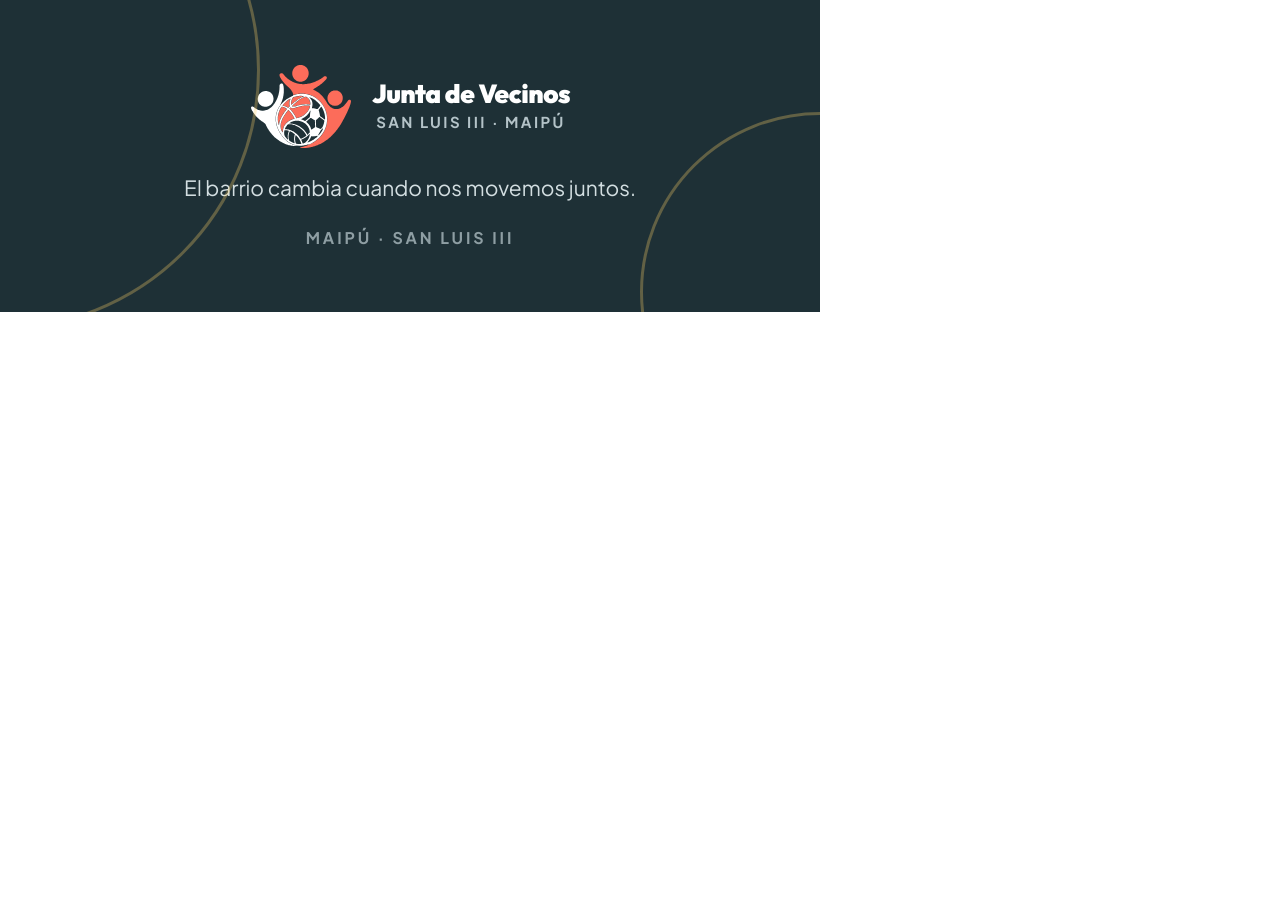
<file: marca/plantillas/fb-portada/fb-portada.html>
<!doctype html>
<html lang="es">
<head>
<meta charset="utf-8">
<title>Facebook · portada</title>
<!-- Generado por marca/tools/plantillas.mjs — no editar a mano -->
<link rel="stylesheet" href="../_base.css">
<style>
  html, body { width: 820px; height: 312px; }
  .canvas { width: 820px; height: 312px; }

  .cover{display:flex;flex-direction:column;align-items:center;justify-content:center;height:100%;gap:26px;text-align:center}
</style>
</head>
<body>
<div class="canvas bg-ink">
  <div class="ring" style="width:520px;height:520px;left:-260px;top:-190px"></div>
  <div class="ring" style="width:360px;height:360px;right:-180px;bottom:-160px"></div>
  <div class="cover">
    <div class="brandmark">
        <svg viewBox="165 54 930 767" width="102"
       height="84" role="img"
       aria-label="Junta de Vecinos San Luis III">
  <clipPath id="recorte"><rect x="165" y="54" width="930" height="767"/></clipPath>
  <g clip-path="url(#recorte)">
  <title>JJVV San Luis III, logotipo</title>
  <path fill="#1e3036" fill-rule="evenodd" d="M485.0 648.0L504.0 648.0L505.0 649.0L511.0 649.0L512.0 650.0L516.0 650.0L517.0 651.0L524.0 652.0L528.0 654.0L531.0 654.0L539.0 658.0L541.0 658.0L559.0 667.0L561.0 669.0L564.0 670.0L566.0 672.0L573.0 676.0L576.0 679.0L577.0 679.0L586.0 687.0L587.0 687.0L608.0 708.0L608.0 709.0L613.0 714.0L613.0 715.0L616.0 718.0L616.0 719.0L619.0 722.0L621.0 726.0L624.0 729.0L624.0 730.0L628.0 735.0L632.0 733.0L634.0 733.0L652.0 724.0L654.0 722.0L657.0 721.0L659.0 719.0L662.0 718.0L664.0 716.0L665.0 716.0L667.0 714.0L674.0 710.0L677.0 707.0L677.0 705.0L675.0 701.0L673.0 700.0L672.0 696.0L670.0 694.0L670.0 693.0L668.0 691.0L664.0 684.0L661.0 681.0L661.0 680.0L649.0 667.0L649.0 666.0L629.0 647.0L628.0 647.0L621.0 641.0L617.0 639.0L614.0 636.0L608.0 633.0L606.0 631.0L603.0 630.0L601.0 628.0L583.0 619.0L581.0 619.0L578.0 617.0L576.0 617.0L573.0 615.0L571.0 615.0L565.0 612.0L562.0 612.0L561.0 611.0L555.0 610.0L554.0 609.0L551.0 609.0L550.0 608.0L541.0 607.0L540.0 606.0L534.0 606.0L533.0 605.0L514.0 605.0L507.0 611.0L507.0 612.0L499.0 621.0L499.0 622.0L493.0 630.0L487.0 642.0L487.0 644.0ZM524.0 596.0L542.0 596.0L543.0 597.0L549.0 597.0L550.0 598.0L555.0 598.0L556.0 599.0L561.0 599.0L562.0 600.0L569.0 601.0L570.0 602.0L576.0 603.0L582.0 606.0L587.0 607.0L595.0 611.0L597.0 611.0L605.0 615.0L607.0 617.0L616.0 621.0L624.0 627.0L627.0 628.0L630.0 631.0L631.0 631.0L634.0 634.0L635.0 634.0L639.0 638.0L640.0 638.0L644.0 642.0L645.0 642.0L663.0 660.0L663.0 661.0L669.0 667.0L669.0 668.0L675.0 675.0L675.0 676.0L683.0 687.0L684.0 690.0L686.0 692.0L688.0 696.0L692.0 695.0L708.0 679.0L707.0 665.0L706.0 664.0L706.0 661.0L705.0 660.0L705.0 657.0L703.0 653.0L702.0 647.0L700.0 644.0L700.0 642.0L694.0 630.0L692.0 628.0L688.0 621.0L680.0 612.0L680.0 611.0L667.0 599.0L666.0 599.0L663.0 596.0L662.0 596.0L657.0 592.0L654.0 591.0L652.0 589.0L642.0 584.0L640.0 584.0L637.0 582.0L635.0 582.0L634.0 581.0L632.0 581.0L631.0 580.0L629.0 580.0L625.0 578.0L617.0 577.0L616.0 576.0L612.0 576.0L611.0 575.0L603.0 575.0L602.0 574.0L584.0 574.0L583.0 575.0L575.0 575.0L574.0 576.0L565.0 577.0L561.0 579.0L558.0 579.0L557.0 580.0L552.0 581.0L549.0 583.0L547.0 583.0L533.0 590.0L531.0 592.0L527.0 594.0L526.0 596.0ZM799.0 541.0L797.0 543.0L796.0 543.0L789.0 550.0L788.0 550.0L782.0 556.0L781.0 556.0L775.0 562.0L774.0 562.0L769.0 567.0L768.0 567.0L768.0 585.0L769.0 586.0L769.0 609.0L770.0 610.0L770.0 628.0L778.0 632.0L780.0 632.0L787.0 636.0L789.0 636.0L794.0 639.0L796.0 639.0L803.0 643.0L805.0 643.0L808.0 645.0L810.0 645.0L819.0 637.0L819.0 636.0L823.0 631.0L830.0 617.0L830.0 615.0L832.0 612.0L832.0 610.0L833.0 609.0L833.0 607.0L834.0 606.0L834.0 604.0L835.0 603.0L835.0 601.0L837.0 597.0L837.0 594.0L838.0 593.0L838.0 589.0L839.0 588.0L839.0 585.0L840.0 584.0L840.0 579.0L841.0 578.0L841.0 571.0L840.0 571.0L829.0 562.0L827.0 562.0L825.0 559.0L823.0 559.0L821.0 556.0L820.0 556.0L817.0 553.0L816.0 553.0L813.0 550.0L812.0 550.0L804.0 543.0L802.0 543.0L801.0 541.0ZM718.0 548.0L702.0 562.0L701.0 562.0L695.0 568.0L694.0 568.0L687.0 575.0L686.0 575.0L681.0 580.0L679.0 581.0L681.0 582.0L687.0 588.0L688.0 588.0L697.0 597.0L697.0 598.0L705.0 607.0L705.0 608.0L711.0 616.0L713.0 621.0L715.0 623.0L717.0 627.0L717.0 629.0L721.0 636.0L721.0 638.0L722.0 639.0L722.0 641.0L724.0 645.0L725.0 651.0L728.0 651.0L731.0 648.0L735.0 646.0L738.0 643.0L742.0 641.0L749.0 635.0L750.0 635.0L756.0 630.0L757.0 630.0L757.0 616.0L756.0 615.0L756.0 592.0L755.0 591.0L755.0 569.0L751.0 567.0L749.0 565.0L746.0 564.0L744.0 562.0L741.0 561.0L739.0 559.0L729.0 554.0L727.0 552.0L724.0 551.0L722.0 549.0ZM708.0 360.0L709.0 360.0L723.0 375.0L723.0 376.0L727.0 381.0L731.0 389.0L731.0 391.0L733.0 394.0L733.0 396.0L734.0 397.0L734.0 400.0L735.0 401.0L735.0 404.0L736.0 405.0L736.0 411.0L737.0 412.0L737.0 431.0L736.0 432.0L736.0 438.0L735.0 439.0L734.0 448.0L733.0 449.0L732.0 453.0L734.0 455.0L740.0 455.0L741.0 456.0L752.0 457.0L753.0 458.0L756.0 458.0L757.0 459.0L761.0 459.0L762.0 460.0L765.0 460.0L766.0 461.0L773.0 462.0L774.0 463.0L780.0 464.0L781.0 465.0L789.0 455.0L789.0 454.0L792.0 451.0L792.0 450.0L795.0 447.0L795.0 446.0L798.0 443.0L798.0 442.0L801.0 439.0L801.0 438.0L804.0 435.0L805.0 432.0L803.0 428.0L793.0 417.0L793.0 416.0L780.0 403.0L779.0 403.0L772.0 396.0L771.0 396.0L758.0 385.0L752.0 382.0L750.0 380.0L749.0 380.0L744.0 376.0L741.0 375.0L739.0 373.0L723.0 365.0L721.0 365.0L716.0 362.0ZM528.0 671.0L528.0 673.0L526.0 676.0L526.0 678.0L525.0 679.0L525.0 681.0L523.0 685.0L523.0 688.0L522.0 689.0L522.0 692.0L521.0 693.0L521.0 697.0L520.0 698.0L520.0 704.0L519.0 705.0L519.0 731.0L520.0 732.0L520.0 737.0L521.0 738.0L521.0 741.0L522.0 742.0L522.0 745.0L523.0 746.0L524.0 751.0L526.0 754.0L527.0 754.0L535.0 760.0L544.0 764.0L546.0 766.0L548.0 766.0L555.0 770.0L557.0 770.0L565.0 774.0L568.0 774.0L570.0 775.0L569.0 769.0L568.0 768.0L568.0 764.0L567.0 763.0L567.0 758.0L566.0 757.0L566.0 750.0L565.0 749.0L565.0 730.0L566.0 729.0L566.0 720.0L567.0 719.0L568.0 709.0L569.0 708.0L569.0 705.0L570.0 704.0L572.0 696.0L570.0 695.0L566.0 691.0L562.0 689.0L559.0 686.0L558.0 686.0L550.0 680.0L532.0 671.0ZM814.0 447.0L793.0 474.0L794.0 478.0L795.0 479.0L795.0 481.0L796.0 482.0L796.0 485.0L797.0 486.0L797.0 489.0L798.0 490.0L798.0 493.0L799.0 494.0L799.0 497.0L800.0 498.0L800.0 501.0L801.0 502.0L801.0 505.0L802.0 506.0L802.0 510.0L803.0 511.0L803.0 516.0L804.0 517.0L804.0 521.0L805.0 522.0L806.0 530.0L810.0 532.0L813.0 535.0L814.0 535.0L817.0 538.0L821.0 540.0L832.0 549.0L833.0 549.0L839.0 554.0L843.0 556.0L847.0 560.0L847.0 558.0L848.0 557.0L848.0 541.0L847.0 540.0L847.0 531.0L846.0 530.0L845.0 518.0L844.0 517.0L844.0 513.0L843.0 512.0L843.0 509.0L842.0 508.0L841.0 501.0L840.0 500.0L840.0 498.0L839.0 497.0L839.0 495.0L838.0 494.0L838.0 492.0L837.0 491.0L835.0 483.0L832.0 478.0L832.0 476.0L818.0 449.0L816.0 447.0ZM582.0 706.0L582.0 710.0L581.0 711.0L581.0 714.0L580.0 715.0L580.0 720.0L579.0 721.0L580.0 726.0L579.0 727.0L579.0 730.0L578.0 731.0L578.0 747.0L580.0 751.0L579.0 756.0L580.0 757.0L581.0 767.0L582.0 768.0L583.0 774.0L585.0 777.0L585.0 779.0L586.0 780.0L590.0 780.0L591.0 781.0L596.0 781.0L597.0 782.0L605.0 782.0L606.0 783.0L627.0 783.0L628.0 782.0L632.0 782.0L631.0 781.0L629.0 773.0L627.0 770.0L627.0 768.0L619.0 752.0L617.0 750.0L613.0 742.0L611.0 740.0L609.0 736.0L606.0 733.0L604.0 729.0L595.0 719.0L595.0 718.0L583.0 706.0ZM708.0 695.0L708.0 696.0L694.0 710.0L693.0 710.0L688.0 715.0L687.0 715.0L683.0 719.0L682.0 719.0L675.0 725.0L674.0 725.0L666.0 731.0L663.0 732.0L661.0 734.0L658.0 735.0L656.0 737.0L644.0 743.0L642.0 743.0L637.0 746.0L635.0 746.0L635.0 749.0L639.0 756.0L639.0 758.0L641.0 761.0L641.0 763.0L642.0 764.0L642.0 766.0L645.0 772.0L645.0 774.0L646.0 775.0L647.0 779.0L652.0 778.0L662.0 773.0L664.0 771.0L668.0 769.0L683.0 755.0L683.0 754.0L690.0 746.0L690.0 744.0L692.0 743.0L693.0 740.0L695.0 738.0L701.0 726.0L701.0 724.0L702.0 723.0L702.0 721.0L704.0 717.0L704.0 714.0L706.0 710.0L706.0 706.0L707.0 705.0L706.0 701.0L708.0 699.0ZM715.0 481.0L715.0 483.0L711.0 491.0L709.0 493.0L708.0 496.0L706.0 498.0L702.0 505.0L698.0 509.0L698.0 510.0L694.0 514.0L694.0 515.0L678.0 531.0L677.0 531.0L672.0 536.0L671.0 536.0L668.0 539.0L664.0 541.0L661.0 544.0L651.0 549.0L649.0 551.0L634.0 558.0L636.0 558.0L642.0 561.0L647.0 562.0L650.0 564.0L652.0 564.0L660.0 568.0L662.0 570.0L666.0 572.0L669.0 572.0L681.0 561.0L682.0 561.0L687.0 556.0L688.0 556.0L704.0 541.0L705.0 541.0L709.0 536.0L708.0 535.0L708.0 532.0L709.0 531.0L709.0 526.0L710.0 525.0L709.0 515.0L711.0 513.0L711.0 505.0L712.0 504.0L712.0 497.0L713.0 496.0L713.0 490.0L714.0 489.0L714.0 484.0L715.0 483.0ZM482.0 660.0L481.0 661.0L480.0 669.0L479.0 670.0L479.0 680.0L478.0 681.0L478.0 686.0L479.0 687.0L479.0 696.0L480.0 697.0L480.0 701.0L481.0 702.0L482.0 707.0L484.0 711.0L486.0 713.0L487.0 716.0L492.0 722.0L492.0 723.0L496.0 727.0L496.0 728.0L510.0 742.0L509.0 740.0L509.0 736.0L508.0 735.0L508.0 731.0L507.0 730.0L507.0 701.0L508.0 700.0L508.0 695.0L509.0 694.0L509.0 690.0L510.0 689.0L511.0 682.0L512.0 681.0L513.0 676.0L515.0 673.0L515.0 671.0L517.0 667.0L516.0 665.0L510.0 664.0L509.0 663.0L506.0 663.0L505.0 662.0L502.0 662.0L501.0 661.0L495.0 661.0L494.0 660.0ZM780.0 712.0L775.0 712.0L774.0 713.0L770.0 713.0L769.0 714.0L765.0 714.0L764.0 715.0L759.0 715.0L758.0 716.0L747.0 716.0L746.0 717.0L731.0 717.0L730.0 716.0L725.0 716.0L723.0 718.0L723.0 720.0L709.0 747.0L706.0 750.0L704.0 754.0L697.0 762.0L697.0 763.0L692.0 768.0L694.0 768.0L697.0 766.0L699.0 766.0L702.0 764.0L704.0 764.0L711.0 760.0L713.0 760.0L727.0 753.0L729.0 751.0L734.0 749.0L736.0 747.0L739.0 746.0L741.0 744.0L742.0 744.0L744.0 742.0L751.0 738.0L754.0 735.0L758.0 733.0L766.0 726.0L767.0 726.0L780.0 714.0ZM830.0 644.0L829.0 644.0L824.0 649.0L823.0 649.0L814.0 657.0L807.0 671.0L805.0 673.0L802.0 680.0L800.0 682.0L797.0 689.0L795.0 691.0L793.0 696.0L791.0 698.0L789.0 702.0L789.0 704.0L790.0 704.0L796.0 698.0L796.0 697.0L802.0 691.0L802.0 690.0L806.0 686.0L808.0 682.0L811.0 679.0L811.0 678.0L815.0 673.0L816.0 670.0L818.0 668.0L819.0 665.0L821.0 663.0Z"/><path fill="#ffffff" fill-rule="evenodd" d="M451.0 232.0L450.0 233.0L448.0 233.0L444.0 235.0L437.0 242.0L435.0 246.0L435.0 249.0L434.0 250.0L434.0 276.0L433.0 277.0L433.0 290.0L432.0 291.0L432.0 298.0L431.0 299.0L430.0 311.0L429.0 312.0L429.0 316.0L428.0 317.0L428.0 321.0L427.0 322.0L427.0 325.0L426.0 326.0L425.0 334.0L424.0 335.0L423.0 341.0L422.0 342.0L422.0 344.0L421.0 345.0L421.0 347.0L420.0 348.0L420.0 350.0L419.0 351.0L419.0 353.0L418.0 354.0L416.0 362.0L414.0 365.0L414.0 367.0L409.0 376.0L409.0 378.0L404.0 388.0L402.0 390.0L402.0 392.0L400.0 394.0L398.0 399.0L396.0 401.0L395.0 404.0L393.0 406.0L390.0 412.0L387.0 415.0L385.0 419.0L378.0 427.0L378.0 428.0L359.0 448.0L358.0 448.0L349.0 456.0L348.0 456.0L337.0 464.0L319.0 473.0L317.0 473.0L313.0 475.0L310.0 475.0L306.0 477.0L303.0 477.0L302.0 478.0L290.0 479.0L289.0 480.0L269.0 480.0L268.0 479.0L262.0 479.0L261.0 478.0L257.0 478.0L256.0 477.0L253.0 477.0L252.0 476.0L249.0 476.0L248.0 475.0L240.0 473.0L237.0 471.0L235.0 471.0L225.0 466.0L223.0 464.0L215.0 460.0L213.0 458.0L209.0 456.0L206.0 453.0L205.0 453.0L202.0 450.0L201.0 450.0L197.0 446.0L190.0 442.0L181.0 442.0L176.0 446.0L174.0 450.0L174.0 458.0L175.0 459.0L175.0 462.0L177.0 465.0L177.0 467.0L184.0 481.0L191.0 491.0L195.0 499.0L203.0 509.0L203.0 510.0L206.0 513.0L206.0 514.0L209.0 517.0L209.0 518.0L212.0 521.0L212.0 522.0L226.0 537.0L226.0 538.0L246.0 557.0L247.0 557.0L252.0 562.0L253.0 562.0L257.0 566.0L258.0 566.0L265.0 572.0L266.0 572.0L268.0 574.0L269.0 574.0L271.0 576.0L278.0 580.0L281.0 583.0L287.0 586.0L294.0 592.0L298.0 594.0L305.0 601.0L311.0 613.0L311.0 615.0L316.0 625.0L318.0 627.0L324.0 640.0L328.0 645.0L329.0 648.0L333.0 653.0L334.0 656.0L336.0 658.0L336.0 659.0L338.0 661.0L342.0 668.0L345.0 671.0L345.0 672.0L348.0 675.0L348.0 676.0L351.0 679.0L351.0 680.0L354.0 683.0L354.0 684.0L363.0 694.0L363.0 695.0L370.0 702.0L370.0 703.0L391.0 724.0L392.0 724.0L398.0 730.0L399.0 730.0L406.0 737.0L407.0 737.0L422.0 749.0L423.0 749.0L440.0 761.0L448.0 765.0L450.0 767.0L472.0 778.0L474.0 778.0L481.0 782.0L483.0 782.0L486.0 784.0L488.0 784.0L491.0 786.0L499.0 788.0L505.0 791.0L508.0 791.0L509.0 792.0L511.0 792.0L512.0 793.0L514.0 793.0L518.0 795.0L526.0 796.0L527.0 797.0L530.0 797.0L531.0 798.0L535.0 798.0L536.0 799.0L540.0 799.0L541.0 800.0L547.0 800.0L548.0 801.0L555.0 801.0L556.0 802.0L565.0 802.0L566.0 803.0L599.0 803.0L600.0 802.0L608.0 802.0L604.0 802.0L603.0 801.0L596.0 801.0L595.0 800.0L589.0 800.0L588.0 799.0L584.0 799.0L583.0 798.0L576.0 797.0L572.0 795.0L569.0 795.0L568.0 794.0L566.0 794.0L565.0 793.0L557.0 791.0L545.0 785.0L542.0 785.0L540.0 783.0L533.0 780.0L531.0 778.0L528.0 777.0L526.0 775.0L523.0 774.0L518.0 770.0L512.0 767.0L508.0 763.0L507.0 763.0L499.0 756.0L498.0 756.0L488.0 746.0L487.0 746.0L470.0 728.0L470.0 727.0L465.0 722.0L465.0 721.0L457.0 712.0L455.0 708.0L447.0 698.0L446.0 695.0L438.0 684.0L436.0 679.0L434.0 677.0L432.0 672.0L430.0 670.0L421.0 652.0L421.0 650.0L417.0 643.0L417.0 641.0L413.0 633.0L413.0 631.0L412.0 630.0L412.0 628.0L411.0 627.0L411.0 625.0L410.0 624.0L410.0 622.0L408.0 618.0L408.0 615.0L406.0 611.0L406.0 608.0L405.0 607.0L405.0 604.0L404.0 603.0L404.0 600.0L403.0 599.0L403.0 595.0L402.0 594.0L401.0 582.0L400.0 581.0L400.0 573.0L399.0 572.0L399.0 537.0L400.0 536.0L400.0 528.0L401.0 527.0L401.0 521.0L402.0 520.0L402.0 516.0L403.0 515.0L403.0 512.0L404.0 511.0L404.0 507.0L405.0 506.0L406.0 499.0L407.0 498.0L407.0 496.0L408.0 495.0L408.0 493.0L409.0 492.0L411.0 484.0L416.0 474.0L416.0 472.0L426.0 452.0L428.0 450.0L432.0 442.0L439.0 432.0L443.0 424.0L443.0 422.0L448.0 413.0L448.0 411.0L451.0 406.0L451.0 404.0L453.0 401.0L453.0 399.0L455.0 396.0L455.0 394.0L457.0 391.0L457.0 389.0L458.0 388.0L458.0 386.0L459.0 385.0L459.0 383.0L461.0 379.0L461.0 376.0L462.0 375.0L462.0 373.0L464.0 369.0L464.0 366.0L465.0 365.0L466.0 358.0L467.0 357.0L468.0 347.0L469.0 346.0L469.0 342.0L470.0 341.0L470.0 335.0L471.0 334.0L471.0 327.0L472.0 326.0L472.0 318.0L473.0 317.0L473.0 277.0L472.0 276.0L472.0 267.0L471.0 266.0L471.0 259.0L470.0 258.0L470.0 255.0L469.0 254.0L469.0 250.0L468.0 249.0L468.0 246.0L467.0 245.0L466.0 240.0L464.0 238.0L464.0 237.0L461.0 234.0L457.0 232.0ZM581.0 844.0L582.0 850.0L584.0 853.0L584.0 855.0L585.0 856.0L587.0 864.0L589.0 867.0L589.0 869.0L590.0 870.0L590.0 872.0L591.0 873.0L591.0 875.0L592.0 876.0L592.0 878.0L594.0 882.0L594.0 885.0L596.0 888.0L596.0 890.0L597.0 891.0L599.0 899.0L601.0 902.0L601.0 904.0L602.0 905.0L602.0 907.0L603.0 908.0L605.0 916.0L607.0 919.0L607.0 922.0L609.0 925.0L610.0 931.0L612.0 934.0L612.0 936.0L613.0 937.0L613.0 939.0L614.0 940.0L616.0 948.0L618.0 951.0L619.0 957.0L622.0 963.0L622.0 965.0L623.0 966.0L623.0 968.0L624.0 969.0L624.0 971.0L625.0 972.0L625.0 974.0L626.0 975.0L626.0 977.0L627.0 978.0L627.0 980.0L628.0 981.0L630.0 989.0L632.0 992.0L632.0 994.0L633.0 995.0L633.0 997.0L634.0 998.0L636.0 1006.0L637.0 1007.0L644.0 1007.0L645.0 1008.0L722.0 1008.0L726.0 1000.0L728.0 992.0L730.0 989.0L731.0 984.0L735.0 976.0L737.0 968.0L739.0 965.0L739.0 963.0L742.0 957.0L743.0 952.0L747.0 944.0L749.0 936.0L752.0 931.0L752.0 929.0L753.0 928.0L755.0 920.0L759.0 912.0L761.0 904.0L763.0 901.0L764.0 896.0L766.0 893.0L767.0 888.0L771.0 880.0L771.0 878.0L772.0 877.0L774.0 869.0L776.0 866.0L776.0 864.0L778.0 861.0L778.0 859.0L780.0 856.0L780.0 854.0L781.0 853.0L781.0 851.0L782.0 850.0L782.0 848.0L784.0 844.0L723.0 844.0L722.0 848.0L721.0 849.0L721.0 851.0L718.0 856.0L716.0 864.0L714.0 867.0L714.0 869.0L710.0 877.0L709.0 882.0L707.0 885.0L705.0 893.0L703.0 896.0L703.0 898.0L701.0 901.0L701.0 903.0L697.0 911.0L696.0 916.0L694.0 919.0L694.0 921.0L692.0 924.0L691.0 929.0L689.0 932.0L688.0 937.0L686.0 940.0L686.0 942.0L684.0 946.0L682.0 946.0L680.0 943.0L680.0 941.0L679.0 940.0L678.0 935.0L676.0 932.0L676.0 930.0L675.0 929.0L675.0 927.0L674.0 926.0L672.0 918.0L670.0 915.0L668.0 907.0L666.0 904.0L665.0 899.0L663.0 896.0L663.0 894.0L662.0 893.0L662.0 891.0L661.0 890.0L661.0 888.0L660.0 887.0L660.0 885.0L659.0 884.0L659.0 882.0L658.0 881.0L658.0 879.0L657.0 878.0L655.0 870.0L653.0 867.0L651.0 859.0L649.0 856.0L649.0 854.0L648.0 853.0L648.0 851.0L646.0 848.0L645.0 844.0ZM795.0 844.0L796.0 845.0L796.0 847.0L797.0 848.0L797.0 850.0L798.0 851.0L798.0 853.0L799.0 854.0L799.0 856.0L800.0 857.0L800.0 859.0L801.0 860.0L801.0 862.0L802.0 863.0L802.0 865.0L803.0 866.0L803.0 868.0L804.0 869.0L804.0 871.0L805.0 872.0L805.0 874.0L806.0 875.0L806.0 877.0L807.0 878.0L807.0 880.0L808.0 881.0L808.0 883.0L809.0 884.0L809.0 886.0L810.0 887.0L810.0 889.0L811.0 890.0L813.0 898.0L815.0 901.0L815.0 903.0L817.0 907.0L817.0 910.0L818.0 911.0L818.0 913.0L819.0 914.0L819.0 916.0L820.0 917.0L820.0 919.0L821.0 920.0L821.0 922.0L822.0 923.0L822.0 925.0L823.0 926.0L823.0 928.0L824.0 929.0L824.0 931.0L825.0 932.0L825.0 934.0L826.0 935.0L826.0 937.0L827.0 938.0L827.0 940.0L828.0 941.0L828.0 943.0L829.0 944.0L829.0 946.0L830.0 947.0L830.0 949.0L831.0 950.0L831.0 952.0L832.0 953.0L832.0 955.0L833.0 956.0L833.0 958.0L834.0 959.0L834.0 961.0L835.0 962.0L835.0 964.0L836.0 965.0L836.0 967.0L837.0 968.0L837.0 970.0L838.0 971.0L838.0 973.0L839.0 974.0L839.0 976.0L840.0 977.0L840.0 979.0L841.0 980.0L841.0 982.0L842.0 983.0L842.0 985.0L843.0 986.0L843.0 988.0L844.0 989.0L844.0 991.0L845.0 992.0L845.0 994.0L846.0 995.0L846.0 997.0L847.0 998.0L849.0 1006.0L853.0 1008.0L935.0 1008.0L936.0 1004.0L938.0 1001.0L938.0 999.0L940.0 996.0L941.0 991.0L943.0 988.0L943.0 986.0L947.0 978.0L948.0 973.0L952.0 965.0L952.0 963.0L955.0 957.0L956.0 952.0L960.0 944.0L960.0 942.0L963.0 936.0L965.0 928.0L967.0 925.0L967.0 923.0L969.0 920.0L969.0 918.0L971.0 915.0L971.0 913.0L973.0 910.0L973.0 908.0L977.0 900.0L977.0 898.0L978.0 897.0L979.0 892.0L981.0 889.0L982.0 884.0L985.0 879.0L987.0 871.0L989.0 868.0L989.0 866.0L991.0 863.0L992.0 858.0L994.0 855.0L994.0 853.0L995.0 852.0L997.0 844.0L934.0 844.0L933.0 848.0L932.0 849.0L932.0 851.0L928.0 859.0L927.0 864.0L923.0 872.0L922.0 877.0L918.0 885.0L918.0 887.0L917.0 888.0L915.0 896.0L913.0 899.0L913.0 901.0L909.0 909.0L908.0 914.0L906.0 917.0L906.0 919.0L902.0 927.0L902.0 929.0L901.0 930.0L899.0 938.0L895.0 946.0L893.0 946.0L892.0 945.0L892.0 943.0L891.0 942.0L890.0 937.0L888.0 934.0L888.0 931.0L886.0 928.0L886.0 926.0L885.0 925.0L885.0 923.0L884.0 922.0L884.0 920.0L883.0 919.0L883.0 917.0L882.0 916.0L882.0 914.0L881.0 913.0L881.0 911.0L880.0 910.0L878.0 902.0L876.0 899.0L874.0 891.0L872.0 888.0L872.0 886.0L871.0 885.0L871.0 883.0L870.0 882.0L870.0 880.0L869.0 879.0L867.0 871.0L865.0 868.0L865.0 866.0L864.0 865.0L862.0 857.0L860.0 854.0L860.0 852.0L858.0 849.0L857.0 844.0ZM298.0 301.0L297.0 302.0L292.0 302.0L291.0 303.0L288.0 303.0L287.0 304.0L282.0 305.0L279.0 307.0L277.0 307.0L273.0 309.0L271.0 311.0L268.0 312.0L261.0 318.0L260.0 318.0L248.0 331.0L248.0 332.0L244.0 337.0L241.0 343.0L241.0 345.0L239.0 348.0L239.0 351.0L237.0 355.0L237.0 358.0L236.0 359.0L236.0 364.0L235.0 365.0L235.0 382.0L236.0 383.0L236.0 389.0L237.0 390.0L237.0 393.0L238.0 394.0L240.0 402.0L248.0 416.0L257.0 426.0L258.0 426.0L262.0 430.0L263.0 430.0L269.0 435.0L273.0 437.0L275.0 437.0L282.0 441.0L285.0 441.0L286.0 442.0L288.0 442.0L289.0 443.0L293.0 443.0L294.0 444.0L303.0 444.0L304.0 445.0L309.0 445.0L310.0 444.0L318.0 444.0L319.0 443.0L323.0 443.0L324.0 442.0L332.0 440.0L344.0 434.0L346.0 432.0L350.0 430.0L360.0 421.0L360.0 420.0L366.0 414.0L367.0 411.0L369.0 409.0L374.0 399.0L374.0 397.0L376.0 393.0L376.0 390.0L377.0 389.0L377.0 386.0L378.0 385.0L378.0 379.0L379.0 378.0L379.0 365.0L378.0 364.0L378.0 358.0L377.0 357.0L376.0 350.0L375.0 349.0L375.0 347.0L374.0 346.0L374.0 344.0L373.0 343.0L373.0 341.0L371.0 337.0L369.0 335.0L368.0 332.0L365.0 329.0L365.0 328.0L352.0 315.0L351.0 315.0L348.0 312.0L343.0 310.0L341.0 308.0L339.0 308.0L331.0 304.0L328.0 304.0L327.0 303.0L324.0 303.0L323.0 302.0L319.0 302.0L318.0 301.0ZM564.0 844.0L490.0 844.0L490.0 950.0L489.0 951.0L489.0 955.0L488.0 956.0L488.0 958.0L483.0 963.0L479.0 965.0L469.0 965.0L468.0 964.0L462.0 963.0L452.0 958.0L445.0 953.0L443.0 955.0L439.0 962.0L436.0 965.0L436.0 966.0L434.0 968.0L434.0 969.0L432.0 971.0L432.0 972.0L430.0 974.0L426.0 981.0L423.0 984.0L421.0 988.0L418.0 991.0L418.0 992.0L419.0 992.0L424.0 996.0L427.0 997.0L429.0 999.0L437.0 1003.0L439.0 1003.0L442.0 1005.0L444.0 1005.0L445.0 1006.0L447.0 1006.0L448.0 1007.0L450.0 1007.0L454.0 1009.0L457.0 1009.0L458.0 1010.0L461.0 1010.0L462.0 1011.0L467.0 1011.0L468.0 1012.0L476.0 1012.0L477.0 1013.0L498.0 1013.0L499.0 1012.0L508.0 1012.0L509.0 1011.0L514.0 1011.0L515.0 1010.0L518.0 1010.0L519.0 1009.0L527.0 1007.0L542.0 999.0L551.0 990.0L551.0 989.0L556.0 983.0L559.0 977.0L559.0 975.0L561.0 971.0L561.0 968.0L562.0 967.0L562.0 963.0L563.0 962.0L563.0 953.0L564.0 952.0ZM419.0 845.0L359.0 845.0L358.0 844.0L356.0 844.0L355.0 845.0L355.0 949.0L354.0 950.0L353.0 954.0L346.0 961.0L342.0 963.0L339.0 963.0L338.0 964.0L319.0 964.0L318.0 963.0L314.0 963.0L313.0 962.0L307.0 961.0L289.0 952.0L287.0 956.0L284.0 959.0L283.0 962.0L277.0 969.0L276.0 972.0L264.0 989.0L263.0 992.0L277.0 1000.0L279.0 1000.0L282.0 1002.0L284.0 1002.0L292.0 1006.0L295.0 1006.0L296.0 1007.0L299.0 1007.0L300.0 1008.0L303.0 1008.0L304.0 1009.0L308.0 1009.0L309.0 1010.0L313.0 1010.0L314.0 1011.0L323.0 1011.0L324.0 1012.0L351.0 1012.0L352.0 1011.0L359.0 1011.0L360.0 1010.0L365.0 1010.0L366.0 1009.0L369.0 1009.0L370.0 1008.0L373.0 1008.0L374.0 1007.0L382.0 1005.0L394.0 999.0L400.0 994.0L401.0 994.0L408.0 986.0L408.0 985.0L412.0 980.0L414.0 976.0L414.0 974.0L415.0 973.0L415.0 971.0L417.0 967.0L417.0 963.0L418.0 962.0L418.0 953.0L419.0 952.0Z"/>
  <path fill="#fc6c5a" fill-rule="evenodd" d="M189.0 1059.0L189.0 1148.0L190.0 1149.0L190.0 1153.0L191.0 1154.0L192.0 1159.0L195.0 1165.0L204.0 1174.0L205.0 1174.0L210.0 1178.0L212.0 1178.0L215.0 1180.0L218.0 1180.0L219.0 1181.0L477.0 1181.0L478.0 1182.0L480.0 1181.0L530.0 1181.0L531.0 1182.0L556.0 1182.0L557.0 1181.0L560.0 1181.0L561.0 1182.0L570.0 1182.0L571.0 1181.0L579.0 1181.0L580.0 1182.0L1032.0 1182.0L1033.0 1181.0L1037.0 1181.0L1038.0 1180.0L1040.0 1180.0L1044.0 1178.0L1046.0 1176.0L1050.0 1174.0L1057.0 1167.0L1061.0 1160.0L1061.0 1158.0L1063.0 1154.0L1063.0 1150.0L1064.0 1149.0L1064.0 1058.0L1063.0 1057.0L1063.0 1053.0L1058.0 1042.0L1048.0 1032.0L1040.0 1028.0L1038.0 1028.0L1037.0 1027.0L1033.0 1027.0L1032.0 1026.0L552.0 1026.0L551.0 1025.0L538.0 1025.0L537.0 1026.0L514.0 1026.0L513.0 1025.0L221.0 1025.0L220.0 1026.0L213.0 1027.0L207.0 1030.0L205.0 1032.0L204.0 1032.0L196.0 1040.0L192.0 1047.0L191.0 1053.0L190.0 1054.0L190.0 1058.0ZM443.0 140.0L439.0 144.0L438.0 144.0L434.0 151.0L434.0 161.0L435.0 162.0L436.0 167.0L438.0 170.0L438.0 172.0L442.0 180.0L444.0 182.0L446.0 187.0L451.0 194.0L452.0 197.0L460.0 207.0L460.0 208.0L464.0 212.0L464.0 213.0L467.0 216.0L467.0 217.0L480.0 231.0L480.0 232.0L498.0 250.0L499.0 250.0L513.0 264.0L514.0 264.0L530.0 280.0L530.0 281.0L540.0 292.0L540.0 293.0L545.0 299.0L547.0 304.0L549.0 306.0L555.0 318.0L555.0 320.0L557.0 323.0L557.0 325.0L559.0 329.0L560.0 335.0L562.0 337.0L563.0 336.0L565.0 336.0L569.0 334.0L572.0 334.0L576.0 332.0L579.0 332.0L580.0 331.0L583.0 331.0L584.0 330.0L587.0 330.0L588.0 329.0L592.0 329.0L593.0 328.0L597.0 328.0L598.0 327.0L602.0 327.0L603.0 326.0L619.0 325.0L620.0 324.0L657.0 324.0L658.0 325.0L666.0 325.0L667.0 326.0L679.0 327.0L680.0 328.0L689.0 329.0L690.0 330.0L697.0 331.0L701.0 333.0L704.0 333.0L705.0 334.0L707.0 334.0L708.0 335.0L716.0 337.0L719.0 339.0L721.0 339.0L731.0 344.0L733.0 344.0L741.0 348.0L743.0 350.0L752.0 354.0L754.0 356.0L760.0 359.0L762.0 361.0L766.0 363.0L769.0 366.0L773.0 368.0L781.0 375.0L782.0 375.0L787.0 380.0L788.0 380.0L812.0 404.0L812.0 405.0L818.0 411.0L818.0 412.0L824.0 419.0L826.0 423.0L831.0 429.0L835.0 437.0L839.0 442.0L850.0 464.0L850.0 466.0L855.0 476.0L855.0 478.0L856.0 479.0L856.0 481.0L857.0 482.0L857.0 484.0L858.0 485.0L858.0 487.0L859.0 488.0L859.0 490.0L861.0 494.0L862.0 501.0L864.0 505.0L864.0 509.0L865.0 510.0L865.0 514.0L866.0 515.0L866.0 519.0L867.0 520.0L867.0 525.0L868.0 526.0L868.0 533.0L869.0 534.0L869.0 545.0L870.0 546.0L870.0 570.0L869.0 571.0L869.0 582.0L868.0 583.0L868.0 589.0L867.0 590.0L867.0 596.0L866.0 597.0L865.0 606.0L864.0 607.0L864.0 610.0L863.0 611.0L862.0 618.0L860.0 622.0L860.0 625.0L858.0 628.0L858.0 630.0L857.0 631.0L855.0 639.0L850.0 649.0L850.0 651.0L839.0 673.0L837.0 675.0L833.0 683.0L831.0 685.0L831.0 686.0L829.0 688.0L825.0 695.0L822.0 698.0L820.0 702.0L816.0 706.0L816.0 707.0L812.0 711.0L812.0 712.0L804.0 720.0L804.0 721.0L778.0 746.0L777.0 746.0L764.0 757.0L763.0 757.0L746.0 769.0L743.0 770.0L741.0 772.0L736.0 774.0L734.0 776.0L706.0 790.0L704.0 790.0L701.0 792.0L699.0 792.0L696.0 794.0L694.0 794.0L686.0 798.0L684.0 798.0L683.0 799.0L678.0 800.0L675.0 802.0L673.0 802.0L672.0 803.0L670.0 803.0L666.0 805.0L663.0 805.0L662.0 806.0L660.0 806.0L656.0 808.0L653.0 808.0L652.0 809.0L646.0 810.0L642.0 812.0L639.0 812.0L638.0 813.0L635.0 813.0L634.0 814.0L627.0 815.0L626.0 816.0L624.0 816.0L622.0 818.0L625.0 820.0L631.0 820.0L632.0 821.0L670.0 821.0L671.0 820.0L693.0 819.0L694.0 818.0L699.0 818.0L700.0 817.0L705.0 817.0L706.0 816.0L710.0 816.0L711.0 815.0L716.0 815.0L717.0 814.0L721.0 814.0L722.0 813.0L725.0 813.0L726.0 812.0L729.0 812.0L730.0 811.0L737.0 810.0L738.0 809.0L744.0 808.0L748.0 806.0L751.0 806.0L752.0 805.0L754.0 805.0L755.0 804.0L757.0 804.0L758.0 803.0L766.0 801.0L769.0 799.0L774.0 798.0L777.0 796.0L782.0 795.0L791.0 790.0L793.0 790.0L804.0 784.0L806.0 784.0L816.0 779.0L818.0 777.0L825.0 774.0L827.0 772.0L832.0 770.0L837.0 766.0L845.0 762.0L847.0 760.0L851.0 758.0L854.0 755.0L855.0 755.0L857.0 753.0L864.0 749.0L868.0 745.0L869.0 745.0L877.0 738.0L878.0 738.0L881.0 735.0L882.0 735.0L889.0 728.0L890.0 728.0L896.0 722.0L897.0 722.0L914.0 705.0L915.0 705.0L918.0 702.0L918.0 701.0L932.0 687.0L932.0 686.0L938.0 680.0L938.0 679.0L945.0 672.0L945.0 671.0L949.0 667.0L949.0 666.0L952.0 663.0L952.0 662.0L961.0 652.0L965.0 645.0L972.0 637.0L972.0 636.0L974.0 634.0L976.0 630.0L979.0 627.0L979.0 626.0L985.0 618.0L986.0 615.0L994.0 604.0L995.0 601.0L997.0 599.0L998.0 596.0L1003.0 589.0L1005.0 584.0L1007.0 582.0L1011.0 573.0L1013.0 571.0L1020.0 556.0L1022.0 554.0L1054.0 490.0L1054.0 488.0L1060.0 477.0L1060.0 475.0L1067.0 461.0L1067.0 459.0L1071.0 451.0L1072.0 446.0L1074.0 443.0L1074.0 441.0L1075.0 440.0L1075.0 438.0L1076.0 437.0L1076.0 435.0L1077.0 434.0L1077.0 432.0L1078.0 431.0L1078.0 429.0L1080.0 425.0L1080.0 422.0L1081.0 421.0L1081.0 419.0L1083.0 415.0L1083.0 412.0L1084.0 411.0L1084.0 407.0L1085.0 406.0L1085.0 402.0L1086.0 401.0L1086.0 390.0L1085.0 389.0L1084.0 385.0L1081.0 382.0L1077.0 380.0L1069.0 380.0L1065.0 382.0L1059.0 388.0L1059.0 389.0L1056.0 392.0L1052.0 399.0L1045.0 407.0L1043.0 411.0L1034.0 421.0L1034.0 422.0L1027.0 429.0L1027.0 430.0L1009.0 446.0L1008.0 446.0L1003.0 450.0L998.0 452.0L996.0 454.0L989.0 458.0L987.0 458.0L984.0 460.0L982.0 460.0L976.0 463.0L968.0 464.0L967.0 465.0L960.0 465.0L959.0 466.0L948.0 466.0L947.0 465.0L939.0 465.0L938.0 464.0L934.0 464.0L933.0 463.0L931.0 463.0L930.0 462.0L922.0 460.0L910.0 454.0L908.0 452.0L901.0 448.0L888.0 436.0L888.0 435.0L882.0 429.0L882.0 428.0L878.0 424.0L878.0 423.0L872.0 416.0L869.0 410.0L867.0 408.0L866.0 405.0L862.0 400.0L861.0 397.0L857.0 392.0L856.0 389.0L854.0 387.0L851.0 381.0L846.0 375.0L844.0 371.0L839.0 366.0L835.0 359.0L830.0 354.0L830.0 353.0L815.0 337.0L814.0 337.0L798.0 322.0L797.0 322.0L786.0 313.0L785.0 313.0L777.0 307.0L772.0 305.0L767.0 301.0L744.0 290.0L742.0 288.0L742.0 286.0L744.0 283.0L745.0 283.0L750.0 279.0L753.0 278.0L758.0 274.0L761.0 273.0L763.0 271.0L766.0 270.0L771.0 266.0L774.0 265.0L779.0 261.0L782.0 260.0L784.0 258.0L785.0 258.0L787.0 256.0L788.0 256.0L790.0 254.0L791.0 254.0L793.0 252.0L800.0 248.0L807.0 242.0L808.0 242.0L818.0 234.0L819.0 234.0L830.0 224.0L831.0 224.0L854.0 201.0L854.0 200.0L862.0 191.0L865.0 185.0L865.0 183.0L866.0 182.0L866.0 177.0L865.0 176.0L864.0 172.0L861.0 169.0L855.0 166.0L845.0 166.0L839.0 169.0L832.0 175.0L825.0 179.0L822.0 182.0L821.0 182.0L810.0 190.0L807.0 191.0L800.0 196.0L791.0 200.0L789.0 202.0L777.0 208.0L775.0 208.0L764.0 214.0L762.0 214.0L759.0 216.0L757.0 216.0L749.0 220.0L743.0 221.0L740.0 223.0L738.0 223.0L734.0 225.0L731.0 225.0L727.0 227.0L724.0 227.0L720.0 229.0L716.0 229.0L712.0 231.0L708.0 231.0L707.0 232.0L704.0 232.0L703.0 233.0L698.0 233.0L697.0 234.0L692.0 234.0L691.0 235.0L685.0 235.0L684.0 236.0L676.0 236.0L675.0 237.0L663.0 237.0L662.0 238.0L640.0 238.0L639.0 237.0L625.0 237.0L624.0 236.0L617.0 236.0L616.0 235.0L611.0 235.0L610.0 234.0L606.0 234.0L605.0 233.0L600.0 233.0L599.0 232.0L596.0 232.0L592.0 230.0L589.0 230.0L588.0 229.0L586.0 229.0L585.0 228.0L583.0 228.0L582.0 227.0L580.0 227.0L579.0 226.0L577.0 226.0L576.0 225.0L568.0 223.0L554.0 216.0L552.0 216.0L548.0 214.0L546.0 212.0L532.0 205.0L529.0 202.0L528.0 202.0L526.0 200.0L519.0 196.0L516.0 193.0L515.0 193.0L512.0 190.0L511.0 190.0L507.0 186.0L506.0 186.0L500.0 180.0L499.0 180.0L484.0 165.0L484.0 164.0L476.0 156.0L476.0 155.0L471.0 150.0L471.0 149.0L466.0 144.0L466.0 143.0L465.0 143.0L462.0 140.0L458.0 138.0L447.0 138.0ZM617.0 63.0L616.0 64.0L610.0 64.0L609.0 65.0L606.0 65.0L605.0 66.0L597.0 68.0L589.0 72.0L587.0 74.0L581.0 77.0L576.0 82.0L575.0 82.0L565.0 93.0L565.0 94.0L563.0 96.0L563.0 97.0L561.0 99.0L560.0 102.0L557.0 106.0L557.0 108.0L555.0 111.0L555.0 113.0L554.0 114.0L554.0 116.0L552.0 120.0L552.0 123.0L551.0 124.0L551.0 130.0L550.0 131.0L550.0 148.0L551.0 149.0L551.0 155.0L552.0 156.0L552.0 159.0L553.0 160.0L553.0 162.0L554.0 163.0L554.0 165.0L555.0 166.0L555.0 168.0L557.0 171.0L558.0 175.0L562.0 180.0L565.0 186.0L569.0 190.0L569.0 191.0L571.0 193.0L572.0 193.0L580.0 201.0L581.0 201.0L584.0 204.0L598.0 211.0L600.0 211.0L604.0 213.0L607.0 213.0L608.0 214.0L611.0 214.0L612.0 215.0L619.0 215.0L620.0 216.0L629.0 216.0L630.0 215.0L638.0 215.0L639.0 214.0L642.0 214.0L643.0 213.0L651.0 211.0L654.0 209.0L656.0 209.0L662.0 206.0L664.0 204.0L668.0 202.0L671.0 199.0L672.0 199.0L683.0 188.0L683.0 187.0L688.0 181.0L689.0 178.0L691.0 176.0L694.0 170.0L694.0 168.0L695.0 167.0L695.0 165.0L696.0 164.0L696.0 162.0L697.0 161.0L697.0 159.0L699.0 155.0L699.0 149.0L700.0 148.0L700.0 130.0L699.0 129.0L698.0 119.0L697.0 118.0L695.0 110.0L689.0 98.0L687.0 96.0L685.0 92.0L681.0 88.0L681.0 87.0L675.0 81.0L674.0 81.0L671.0 78.0L670.0 78.0L667.0 75.0L664.0 74.0L662.0 72.0L658.0 70.0L656.0 70.0L651.0 67.0L646.0 66.0L645.0 65.0L642.0 65.0L641.0 64.0L635.0 64.0L634.0 63.0ZM935.0 295.0L934.0 296.0L929.0 296.0L928.0 297.0L925.0 297.0L924.0 298.0L916.0 300.0L904.0 306.0L901.0 309.0L900.0 309.0L885.0 324.0L881.0 332.0L878.0 336.0L878.0 338.0L876.0 341.0L876.0 343.0L874.0 347.0L874.0 350.0L873.0 351.0L873.0 356.0L872.0 357.0L872.0 377.0L873.0 378.0L873.0 382.0L875.0 386.0L876.0 392.0L882.0 404.0L884.0 406.0L886.0 410.0L897.0 421.0L898.0 421.0L901.0 424.0L907.0 427.0L909.0 429.0L911.0 429.0L916.0 432.0L918.0 432.0L922.0 434.0L926.0 434.0L927.0 435.0L931.0 435.0L932.0 436.0L950.0 436.0L951.0 435.0L955.0 435.0L956.0 434.0L959.0 434.0L960.0 433.0L965.0 432.0L968.0 430.0L970.0 430.0L976.0 427.0L986.0 419.0L987.0 419.0L998.0 407.0L1006.0 393.0L1006.0 391.0L1008.0 388.0L1009.0 382.0L1010.0 381.0L1010.0 377.0L1011.0 376.0L1011.0 353.0L1010.0 352.0L1010.0 348.0L1008.0 344.0L1008.0 341.0L1005.0 336.0L1005.0 334.0L1003.0 330.0L1001.0 328.0L997.0 321.0L984.0 308.0L976.0 304.0L972.0 301.0L970.0 301.0L967.0 299.0L965.0 299.0L961.0 297.0L958.0 297.0L957.0 296.0L952.0 296.0L951.0 295.0ZM712.0 437.0L710.0 436.0L700.0 436.0L699.0 435.0L663.0 435.0L662.0 436.0L646.0 437.0L645.0 438.0L640.0 438.0L639.0 439.0L635.0 439.0L634.0 440.0L630.0 440.0L629.0 441.0L626.0 441.0L625.0 442.0L621.0 442.0L620.0 443.0L613.0 444.0L612.0 445.0L606.0 446.0L605.0 447.0L603.0 447.0L599.0 449.0L596.0 449.0L595.0 450.0L593.0 450.0L592.0 451.0L590.0 451.0L586.0 453.0L583.0 453.0L579.0 455.0L576.0 455.0L575.0 456.0L572.0 456.0L571.0 457.0L567.0 457.0L566.0 458.0L559.0 458.0L558.0 459.0L547.0 458.0L544.0 456.0L542.0 456.0L537.0 452.0L535.0 452.0L526.0 462.0L546.0 482.0L546.0 483.0L551.0 488.0L551.0 489.0L555.0 493.0L555.0 494.0L561.0 501.0L561.0 502.0L573.0 519.0L574.0 522.0L576.0 524.0L578.0 529.0L580.0 531.0L588.0 547.0L590.0 548.0L591.0 547.0L598.0 546.0L599.0 545.0L601.0 545.0L605.0 543.0L608.0 543.0L609.0 542.0L617.0 540.0L620.0 538.0L622.0 538.0L625.0 536.0L627.0 536.0L647.0 526.0L649.0 524.0L650.0 524.0L652.0 522.0L659.0 518.0L668.0 510.0L669.0 510.0L686.0 492.0L686.0 491.0L689.0 488.0L689.0 487.0L697.0 476.0L705.0 460.0L705.0 458.0L707.0 455.0L707.0 453.0L708.0 452.0L708.0 450.0L709.0 449.0L709.0 447.0L711.0 443.0L711.0 439.0ZM515.0 476.0L514.0 476.0L506.0 485.0L506.0 486.0L497.0 497.0L495.0 501.0L489.0 508.0L489.0 509.0L479.0 523.0L478.0 526.0L476.0 528.0L475.0 531.0L470.0 538.0L459.0 560.0L459.0 562.0L456.0 567.0L455.0 572.0L453.0 575.0L453.0 577.0L452.0 578.0L452.0 580.0L450.0 584.0L450.0 587.0L449.0 588.0L449.0 591.0L448.0 592.0L448.0 596.0L447.0 597.0L447.0 602.0L446.0 603.0L446.0 610.0L445.0 611.0L445.0 630.0L446.0 631.0L446.0 638.0L447.0 639.0L448.0 647.0L449.0 648.0L451.0 656.0L453.0 659.0L453.0 661.0L455.0 665.0L457.0 667.0L458.0 670.0L461.0 673.0L463.0 677.0L463.0 661.0L464.0 660.0L464.0 653.0L465.0 652.0L465.0 648.0L466.0 647.0L467.0 639.0L468.0 638.0L468.0 636.0L470.0 633.0L470.0 631.0L472.0 628.0L472.0 626.0L475.0 620.0L477.0 618.0L478.0 615.0L480.0 613.0L482.0 609.0L488.0 602.0L488.0 601.0L505.0 584.0L506.0 584.0L510.0 580.0L511.0 580.0L522.0 572.0L525.0 571.0L527.0 569.0L537.0 564.0L539.0 564.0L544.0 561.0L549.0 560.0L552.0 558.0L554.0 558.0L555.0 557.0L557.0 557.0L561.0 555.0L564.0 555.0L565.0 554.0L570.0 553.0L565.0 542.0L563.0 540.0L561.0 535.0L559.0 533.0L558.0 530.0L556.0 528.0L555.0 525.0L551.0 520.0L550.0 517.0L548.0 515.0L546.0 511.0L543.0 508.0L541.0 504.0L537.0 500.0L537.0 499.0L534.0 496.0L534.0 495.0L524.0 485.0L524.0 484.0ZM441.0 1057.0L470.0 1057.0L472.0 1059.0L475.0 1065.0L479.0 1070.0L484.0 1080.0L486.0 1082.0L487.0 1085.0L489.0 1087.0L490.0 1090.0L492.0 1092.0L493.0 1095.0L495.0 1097.0L496.0 1100.0L499.0 1104.0L499.0 1058.0L500.0 1057.0L529.0 1057.0L531.0 1059.0L531.0 1065.0L530.0 1066.0L530.0 1156.0L529.0 1157.0L498.0 1157.0L471.0 1114.0L471.0 1156.0L470.0 1157.0L440.0 1157.0L439.0 1156.0L439.0 1134.0L440.0 1133.0L440.0 1058.0ZM711.0 395.0L710.0 394.0L709.0 389.0L701.0 374.0L696.0 369.0L696.0 368.0L688.0 361.0L676.0 355.0L667.0 355.0L666.0 356.0L662.0 356.0L661.0 357.0L659.0 357.0L658.0 358.0L650.0 360.0L634.0 368.0L629.0 372.0L626.0 373.0L624.0 375.0L620.0 377.0L617.0 380.0L616.0 380.0L613.0 383.0L612.0 383.0L609.0 386.0L608.0 386.0L604.0 390.0L603.0 390.0L600.0 393.0L599.0 393.0L580.0 410.0L579.0 410.0L549.0 438.0L554.0 441.0L560.0 441.0L561.0 442.0L563.0 442.0L564.0 441.0L571.0 441.0L572.0 440.0L579.0 439.0L583.0 437.0L586.0 437.0L587.0 436.0L589.0 436.0L593.0 434.0L596.0 434.0L597.0 433.0L599.0 433.0L603.0 431.0L606.0 431.0L607.0 430.0L613.0 429.0L614.0 428.0L617.0 428.0L618.0 427.0L622.0 427.0L623.0 426.0L631.0 425.0L632.0 424.0L637.0 424.0L638.0 423.0L644.0 423.0L645.0 422.0L653.0 422.0L654.0 421.0L694.0 421.0L695.0 422.0L702.0 422.0L703.0 423.0L710.0 423.0L711.0 424.0L714.0 424.0L714.0 411.0L713.0 410.0L713.0 404.0L712.0 403.0ZM654.0 1057.0L685.0 1057.0L686.0 1058.0L686.0 1100.0L685.0 1101.0L685.0 1120.0L686.0 1121.0L686.0 1124.0L688.0 1128.0L690.0 1130.0L692.0 1130.0L693.0 1131.0L701.0 1131.0L703.0 1130.0L706.0 1127.0L707.0 1123.0L708.0 1122.0L708.0 1059.0L710.0 1057.0L740.0 1057.0L742.0 1059.0L742.0 1067.0L743.0 1068.0L743.0 1073.0L742.0 1074.0L742.0 1124.0L741.0 1125.0L741.0 1130.0L740.0 1131.0L739.0 1137.0L736.0 1143.0L729.0 1151.0L728.0 1151.0L725.0 1154.0L714.0 1159.0L710.0 1159.0L709.0 1160.0L702.0 1160.0L701.0 1161.0L693.0 1161.0L692.0 1160.0L685.0 1160.0L684.0 1159.0L681.0 1159.0L680.0 1158.0L675.0 1157.0L671.0 1154.0L668.0 1153.0L660.0 1145.0L660.0 1144.0L656.0 1139.0L656.0 1137.0L654.0 1133.0L654.0 1130.0L653.0 1129.0L653.0 1058.0ZM362.0 1057.0L398.0 1057.0L399.0 1058.0L400.0 1062.0L401.0 1063.0L401.0 1065.0L402.0 1066.0L402.0 1068.0L403.0 1069.0L403.0 1071.0L404.0 1072.0L404.0 1074.0L405.0 1075.0L405.0 1077.0L406.0 1078.0L406.0 1080.0L407.0 1081.0L407.0 1083.0L408.0 1084.0L408.0 1086.0L409.0 1087.0L409.0 1089.0L410.0 1090.0L410.0 1092.0L412.0 1095.0L412.0 1098.0L414.0 1101.0L414.0 1103.0L415.0 1104.0L415.0 1106.0L416.0 1107.0L416.0 1109.0L417.0 1110.0L417.0 1112.0L418.0 1113.0L418.0 1115.0L419.0 1116.0L419.0 1118.0L420.0 1119.0L420.0 1121.0L421.0 1122.0L421.0 1124.0L422.0 1125.0L422.0 1127.0L423.0 1128.0L423.0 1130.0L424.0 1131.0L426.0 1139.0L428.0 1142.0L428.0 1144.0L429.0 1145.0L429.0 1147.0L430.0 1148.0L430.0 1150.0L432.0 1154.0L432.0 1156.0L431.0 1157.0L399.0 1157.0L398.0 1156.0L398.0 1154.0L396.0 1150.0L396.0 1147.0L395.0 1146.0L395.0 1144.0L393.0 1140.0L363.0 1140.0L363.0 1142.0L362.0 1143.0L362.0 1145.0L361.0 1146.0L359.0 1154.0L357.0 1157.0L327.0 1157.0L326.0 1156.0L326.0 1153.0L327.0 1152.0L327.0 1150.0L328.0 1149.0L330.0 1141.0L332.0 1138.0L333.0 1133.0L335.0 1130.0L335.0 1128.0L336.0 1127.0L338.0 1119.0L340.0 1116.0L342.0 1108.0L344.0 1105.0L346.0 1097.0L348.0 1094.0L350.0 1086.0L352.0 1083.0L352.0 1081.0L353.0 1080.0L355.0 1072.0L357.0 1069.0L359.0 1061.0ZM269.0 1055.0L275.0 1055.0L276.0 1054.0L288.0 1054.0L289.0 1055.0L296.0 1055.0L297.0 1056.0L304.0 1057.0L310.0 1060.0L312.0 1060.0L316.0 1062.0L318.0 1064.0L317.0 1070.0L316.0 1071.0L316.0 1074.0L315.0 1075.0L314.0 1081.0L313.0 1082.0L313.0 1085.0L311.0 1089.0L308.0 1089.0L305.0 1087.0L303.0 1087.0L302.0 1086.0L300.0 1086.0L296.0 1084.0L292.0 1084.0L291.0 1083.0L278.0 1083.0L277.0 1084.0L275.0 1084.0L273.0 1086.0L273.0 1090.0L278.0 1093.0L297.0 1096.0L298.0 1097.0L303.0 1098.0L311.0 1102.0L319.0 1110.0L321.0 1114.0L321.0 1116.0L322.0 1117.0L322.0 1121.0L323.0 1122.0L323.0 1131.0L322.0 1132.0L322.0 1135.0L321.0 1136.0L321.0 1138.0L319.0 1142.0L311.0 1151.0L310.0 1151.0L307.0 1154.0L301.0 1157.0L299.0 1157.0L298.0 1158.0L290.0 1159.0L289.0 1160.0L264.0 1160.0L263.0 1159.0L259.0 1159.0L258.0 1158.0L255.0 1158.0L254.0 1157.0L251.0 1157.0L250.0 1156.0L245.0 1155.0L239.0 1152.0L237.0 1150.0L237.0 1145.0L238.0 1144.0L238.0 1142.0L239.0 1141.0L239.0 1139.0L240.0 1138.0L240.0 1136.0L242.0 1132.0L243.0 1126.0L245.0 1124.0L247.0 1124.0L254.0 1128.0L256.0 1128.0L260.0 1130.0L263.0 1130.0L264.0 1131.0L268.0 1131.0L269.0 1132.0L282.0 1132.0L283.0 1131.0L287.0 1130.0L288.0 1128.0L287.0 1125.0L283.0 1123.0L280.0 1123.0L279.0 1122.0L274.0 1122.0L273.0 1121.0L268.0 1121.0L267.0 1120.0L264.0 1120.0L263.0 1119.0L257.0 1118.0L251.0 1115.0L247.0 1111.0L245.0 1110.0L245.0 1109.0L242.0 1106.0L240.0 1102.0L240.0 1100.0L239.0 1099.0L239.0 1096.0L238.0 1095.0L238.0 1086.0L239.0 1085.0L239.0 1081.0L240.0 1080.0L240.0 1078.0L245.0 1069.0L251.0 1063.0L252.0 1063.0L257.0 1059.0L259.0 1059.0L262.0 1057.0L268.0 1056.0ZM827.0 1054.0L840.0 1054.0L841.0 1055.0L847.0 1055.0L848.0 1056.0L852.0 1056.0L853.0 1057.0L861.0 1059.0L867.0 1062.0L869.0 1064.0L868.0 1070.0L867.0 1071.0L867.0 1074.0L866.0 1075.0L866.0 1078.0L865.0 1079.0L865.0 1082.0L864.0 1083.0L864.0 1086.0L862.0 1089.0L859.0 1089.0L851.0 1085.0L849.0 1085.0L848.0 1084.0L844.0 1084.0L843.0 1083.0L829.0 1083.0L825.0 1085.0L824.0 1089.0L825.0 1091.0L829.0 1092.0L830.0 1093.0L833.0 1093.0L834.0 1094.0L839.0 1094.0L840.0 1095.0L844.0 1095.0L845.0 1096.0L849.0 1096.0L850.0 1097.0L852.0 1097.0L855.0 1099.0L859.0 1100.0L861.0 1102.0L862.0 1102.0L870.0 1110.0L872.0 1114.0L872.0 1116.0L873.0 1117.0L873.0 1120.0L874.0 1121.0L874.0 1131.0L873.0 1132.0L872.0 1138.0L869.0 1144.0L860.0 1153.0L859.0 1153.0L857.0 1155.0L853.0 1157.0L848.0 1158.0L847.0 1159.0L843.0 1159.0L842.0 1160.0L836.0 1160.0L835.0 1161.0L822.0 1161.0L821.0 1160.0L814.0 1160.0L813.0 1159.0L810.0 1159.0L809.0 1158.0L806.0 1158.0L805.0 1157.0L800.0 1156.0L797.0 1154.0L795.0 1154.0L791.0 1152.0L789.0 1150.0L789.0 1147.0L790.0 1146.0L790.0 1144.0L792.0 1140.0L793.0 1133.0L794.0 1132.0L795.0 1127.0L797.0 1124.0L799.0 1124.0L806.0 1128.0L808.0 1128.0L809.0 1129.0L811.0 1129.0L815.0 1131.0L819.0 1131.0L820.0 1132.0L835.0 1132.0L839.0 1129.0L839.0 1126.0L837.0 1124.0L831.0 1123.0L830.0 1122.0L826.0 1122.0L825.0 1121.0L815.0 1120.0L814.0 1119.0L812.0 1119.0L811.0 1118.0L807.0 1117.0L805.0 1115.0L801.0 1113.0L795.0 1107.0L792.0 1101.0L792.0 1099.0L791.0 1098.0L791.0 1082.0L792.0 1081.0L792.0 1078.0L797.0 1069.0L804.0 1062.0L805.0 1062.0L807.0 1060.0L813.0 1057.0L815.0 1057.0L816.0 1056.0L819.0 1056.0L820.0 1055.0L826.0 1055.0ZM464.0 447.0L460.0 447.0L459.0 446.0L453.0 446.0L453.0 447.0L451.0 449.0L450.0 452.0L446.0 457.0L444.0 462.0L442.0 464.0L436.0 476.0L436.0 478.0L431.0 488.0L431.0 490.0L430.0 491.0L430.0 493.0L429.0 494.0L429.0 496.0L428.0 497.0L428.0 499.0L426.0 503.0L426.0 506.0L424.0 510.0L424.0 514.0L423.0 515.0L423.0 519.0L422.0 520.0L422.0 525.0L421.0 526.0L421.0 532.0L420.0 533.0L420.0 546.0L419.0 547.0L419.0 558.0L420.0 559.0L420.0 574.0L421.0 575.0L421.0 581.0L422.0 582.0L422.0 586.0L423.0 587.0L423.0 591.0L424.0 592.0L425.0 601.0L426.0 602.0L428.0 610.0L428.0 608.0L429.0 607.0L429.0 599.0L430.0 598.0L430.0 593.0L431.0 592.0L431.0 588.0L432.0 587.0L432.0 584.0L433.0 583.0L433.0 579.0L435.0 575.0L435.0 572.0L437.0 569.0L437.0 567.0L438.0 566.0L439.0 561.0L441.0 558.0L441.0 556.0L445.0 549.0L445.0 547.0L451.0 535.0L453.0 533.0L455.0 528.0L457.0 526.0L459.0 521.0L463.0 516.0L464.0 513.0L469.0 507.0L473.0 500.0L476.0 497.0L476.0 496.0L479.0 493.0L479.0 492.0L482.0 489.0L482.0 488.0L485.0 485.0L485.0 484.0L501.0 465.0L499.0 463.0L496.0 462.0L489.0 457.0L477.0 451.0L475.0 451.0L471.0 449.0L468.0 449.0ZM578.0 1057.0L607.0 1057.0L608.0 1058.0L608.0 1127.0L624.0 1127.0L625.0 1126.0L644.0 1126.0L646.0 1128.0L646.0 1135.0L647.0 1136.0L647.0 1140.0L646.0 1141.0L646.0 1156.0L645.0 1157.0L577.0 1157.0L576.0 1156.0L576.0 1059.0ZM752.0 1057.0L782.0 1057.0L783.0 1058.0L783.0 1142.0L784.0 1143.0L784.0 1148.0L783.0 1149.0L783.0 1157.0L782.0 1158.0L780.0 1158.0L779.0 1157.0L774.0 1157.0L773.0 1158.0L752.0 1158.0L750.0 1156.0L750.0 1059.0ZM655.0 350.0L653.0 349.0L649.0 349.0L648.0 348.0L639.0 348.0L638.0 347.0L613.0 347.0L612.0 348.0L603.0 348.0L602.0 349.0L596.0 349.0L595.0 350.0L591.0 350.0L590.0 351.0L586.0 351.0L585.0 352.0L578.0 353.0L577.0 354.0L571.0 355.0L570.0 356.0L568.0 356.0L567.0 357.0L565.0 357.0L562.0 359.0L558.0 360.0L556.0 362.0L549.0 376.0L549.0 378.0L547.0 381.0L547.0 383.0L546.0 384.0L546.0 386.0L544.0 390.0L544.0 393.0L543.0 394.0L543.0 397.0L542.0 398.0L542.0 403.0L541.0 404.0L541.0 414.0L540.0 415.0L540.0 418.0L541.0 419.0L541.0 425.0L542.0 425.0L550.0 417.0L551.0 417.0L555.0 413.0L556.0 413.0L561.0 408.0L562.0 408.0L567.0 403.0L568.0 403.0L571.0 400.0L572.0 400.0L581.0 392.0L582.0 392.0L597.0 380.0L601.0 378.0L604.0 375.0L605.0 375.0L613.0 369.0L616.0 368.0L621.0 364.0L628.0 361.0L630.0 359.0L638.0 355.0L643.0 354.0L646.0 352.0L648.0 352.0L652.0 350.0ZM988.0 1057.0L1017.0 1057.0L1018.0 1058.0L1018.0 1156.0L1017.0 1157.0L988.0 1157.0L987.0 1156.0L987.0 1058.0ZM950.0 1057.0L978.0 1057.0L979.0 1058.0L979.0 1156.0L978.0 1157.0L949.0 1157.0L948.0 1156.0L948.0 1059.0ZM911.0 1057.0L939.0 1057.0L941.0 1059.0L941.0 1156.0L940.0 1157.0L911.0 1157.0L910.0 1156.0L910.0 1058.0ZM533.0 373.0L530.0 373.0L526.0 376.0L523.0 377.0L521.0 379.0L518.0 380.0L516.0 382.0L512.0 384.0L509.0 387.0L508.0 387.0L505.0 390.0L504.0 390.0L501.0 393.0L500.0 393.0L494.0 399.0L493.0 399.0L475.0 417.0L475.0 418.0L465.0 429.0L465.0 430.0L462.0 434.0L466.0 434.0L467.0 435.0L476.0 436.0L477.0 437.0L480.0 437.0L481.0 438.0L486.0 439.0L489.0 441.0L491.0 441.0L494.0 443.0L496.0 443.0L504.0 447.0L506.0 449.0L513.0 452.0L526.0 439.0L526.0 437.0L524.0 433.0L524.0 429.0L523.0 428.0L523.0 405.0L524.0 404.0L524.0 399.0L525.0 398.0L525.0 394.0L526.0 393.0L527.0 386.0L529.0 383.0L529.0 381.0ZM378.0 1091.0L377.0 1097.0L376.0 1098.0L376.0 1100.0L375.0 1101.0L375.0 1103.0L374.0 1104.0L374.0 1106.0L373.0 1107.0L373.0 1109.0L372.0 1110.0L371.0 1114.0L386.0 1114.0L386.0 1112.0L384.0 1109.0L384.0 1106.0L381.0 1100.0L381.0 1097.0L380.0 1096.0L379.0 1091.0Z"/>
  <path fill="#ffffff" fill-rule="evenodd" d="M658.0 326.0L620.0 326.0L619.0 327.0L610.0 327.0L609.0 328.0L603.0 328.0L602.0 329.0L597.0 329.0L596.0 330.0L587.0 331.0L586.0 332.0L583.0 332.0L582.0 333.0L576.0 334.0L572.0 336.0L569.0 336.0L565.0 338.0L560.0 338.0L560.0 340.0L554.0 346.0L550.0 347.0L535.0 355.0L533.0 355.0L531.0 357.0L517.0 364.0L512.0 368.0L509.0 369.0L507.0 371.0L501.0 374.0L498.0 377.0L497.0 377.0L491.0 382.0L490.0 382.0L481.0 390.0L480.0 390.0L474.0 396.0L473.0 396.0L448.0 422.0L448.0 423.0L441.0 431.0L438.0 437.0L431.0 447.0L430.0 450.0L428.0 452.0L417.0 474.0L417.0 476.0L413.0 484.0L413.0 486.0L412.0 487.0L412.0 489.0L411.0 490.0L411.0 492.0L410.0 493.0L410.0 495.0L408.0 499.0L408.0 502.0L407.0 503.0L407.0 506.0L406.0 507.0L406.0 510.0L405.0 511.0L405.0 515.0L404.0 516.0L404.0 520.0L403.0 521.0L403.0 527.0L402.0 528.0L402.0 536.0L401.0 537.0L401.0 572.0L402.0 573.0L402.0 581.0L403.0 582.0L403.0 588.0L404.0 589.0L405.0 599.0L406.0 600.0L406.0 603.0L407.0 604.0L408.0 611.0L410.0 615.0L410.0 618.0L411.0 619.0L411.0 621.0L412.0 622.0L412.0 624.0L413.0 625.0L415.0 633.0L417.0 636.0L417.0 638.0L419.0 641.0L419.0 643.0L422.0 648.0L422.0 650.0L432.0 670.0L434.0 672.0L436.0 677.0L438.0 679.0L442.0 687.0L444.0 689.0L444.0 690.0L446.0 692.0L446.0 693.0L448.0 695.0L452.0 702.0L455.0 705.0L457.0 709.0L460.0 712.0L460.0 713.0L464.0 717.0L464.0 718.0L468.0 722.0L468.0 723.0L474.0 729.0L474.0 730.0L496.0 752.0L497.0 752.0L502.0 757.0L503.0 757.0L506.0 760.0L507.0 760.0L511.0 764.0L512.0 764.0L520.0 770.0L523.0 771.0L525.0 773.0L528.0 774.0L530.0 776.0L548.0 785.0L550.0 785.0L555.0 788.0L560.0 789.0L563.0 791.0L566.0 791.0L567.0 792.0L569.0 792.0L573.0 794.0L576.0 794.0L577.0 795.0L580.0 795.0L581.0 796.0L584.0 796.0L585.0 797.0L588.0 797.0L589.0 798.0L604.0 799.0L605.0 800.0L610.0 800.0L611.0 801.0L628.0 801.0L629.0 800.0L642.0 800.0L643.0 799.0L650.0 799.0L651.0 798.0L656.0 798.0L657.0 797.0L661.0 797.0L662.0 796.0L671.0 795.0L672.0 794.0L679.0 793.0L683.0 791.0L690.0 790.0L694.0 788.0L699.0 788.0L701.0 790.0L702.0 789.0L704.0 789.0L713.0 784.0L715.0 784.0L725.0 779.0L727.0 777.0L736.0 773.0L738.0 771.0L743.0 769.0L748.0 765.0L751.0 764.0L753.0 762.0L757.0 760.0L760.0 757.0L764.0 755.0L771.0 749.0L772.0 749.0L785.0 737.0L786.0 737.0L805.0 718.0L805.0 717.0L811.0 711.0L811.0 710.0L819.0 701.0L821.0 697.0L824.0 694.0L824.0 693.0L830.0 685.0L831.0 682.0L835.0 677.0L838.0 670.0L840.0 668.0L847.0 654.0L847.0 652.0L850.0 647.0L850.0 645.0L854.0 637.0L854.0 635.0L855.0 634.0L855.0 632.0L856.0 631.0L856.0 629.0L857.0 628.0L857.0 626.0L858.0 625.0L858.0 623.0L860.0 619.0L860.0 616.0L861.0 615.0L861.0 612.0L862.0 611.0L862.0 608.0L863.0 607.0L863.0 603.0L864.0 602.0L864.0 598.0L865.0 597.0L866.0 585.0L867.0 584.0L867.0 575.0L868.0 574.0L868.0 542.0L867.0 541.0L867.0 532.0L866.0 531.0L866.0 524.0L865.0 523.0L865.0 518.0L864.0 517.0L864.0 513.0L863.0 512.0L863.0 508.0L862.0 507.0L862.0 504.0L861.0 503.0L860.0 496.0L859.0 495.0L859.0 493.0L858.0 492.0L858.0 490.0L857.0 489.0L857.0 487.0L856.0 486.0L856.0 484.0L855.0 483.0L853.0 475.0L850.0 470.0L850.0 468.0L847.0 463.0L847.0 461.0L840.0 447.0L838.0 445.0L836.0 440.0L834.0 438.0L833.0 435.0L831.0 433.0L828.0 427.0L825.0 424.0L825.0 423.0L817.0 413.0L817.0 412.0L812.0 407.0L812.0 406.0L800.0 394.0L800.0 393.0L797.0 390.0L796.0 390.0L780.0 375.0L779.0 375.0L772.0 369.0L768.0 367.0L765.0 364.0L762.0 363.0L760.0 361.0L754.0 358.0L752.0 356.0L749.0 355.0L747.0 353.0L731.0 345.0L729.0 345.0L726.0 343.0L724.0 343.0L719.0 340.0L717.0 340.0L716.0 339.0L714.0 339.0L713.0 338.0L711.0 338.0L710.0 337.0L708.0 337.0L707.0 336.0L705.0 336.0L701.0 334.0L698.0 334.0L697.0 333.0L694.0 333.0L693.0 332.0L690.0 332.0L689.0 331.0L686.0 331.0L685.0 330.0L680.0 330.0L679.0 329.0L675.0 329.0L674.0 328.0L668.0 328.0L667.0 327.0L659.0 327.0ZM713.0 436.0L713.0 442.0L712.0 443.0L712.0 446.0L711.0 447.0L709.0 455.0L707.0 458.0L707.0 460.0L700.0 474.0L698.0 476.0L697.0 479.0L695.0 481.0L691.0 488.0L687.0 492.0L687.0 493.0L670.0 511.0L669.0 511.0L664.0 516.0L663.0 516.0L660.0 519.0L659.0 519.0L656.0 522.0L655.0 522.0L650.0 526.0L647.0 527.0L645.0 529.0L629.0 537.0L627.0 537.0L622.0 540.0L620.0 540.0L619.0 541.0L617.0 541.0L616.0 542.0L614.0 542.0L613.0 543.0L611.0 543.0L610.0 544.0L608.0 544.0L607.0 545.0L605.0 545.0L601.0 547.0L594.0 548.0L593.0 549.0L588.0 549.0L586.0 547.0L576.0 527.0L574.0 525.0L573.0 522.0L569.0 517.0L568.0 514.0L566.0 512.0L562.0 505.0L559.0 502.0L557.0 498.0L550.0 490.0L550.0 489.0L544.0 483.0L544.0 482.0L525.0 463.0L525.0 461.0L527.0 459.0L527.0 458.0L534.0 451.0L538.0 451.0L540.0 453.0L544.0 455.0L550.0 456.0L551.0 457.0L561.0 457.0L562.0 456.0L568.0 456.0L569.0 455.0L572.0 455.0L573.0 454.0L580.0 453.0L581.0 452.0L583.0 452.0L587.0 450.0L590.0 450.0L591.0 449.0L593.0 449.0L597.0 447.0L600.0 447.0L601.0 446.0L603.0 446.0L607.0 444.0L610.0 444.0L611.0 443.0L614.0 443.0L618.0 441.0L626.0 440.0L627.0 439.0L635.0 438.0L636.0 437.0L647.0 436.0L648.0 435.0L655.0 435.0L656.0 434.0L667.0 434.0L668.0 433.0L696.0 433.0L697.0 434.0L706.0 434.0L707.0 435.0L712.0 435.0ZM483.0 647.0L484.0 646.0L484.0 644.0L486.0 641.0L486.0 639.0L489.0 633.0L491.0 631.0L492.0 628.0L494.0 626.0L498.0 619.0L502.0 615.0L502.0 614.0L512.0 604.0L514.0 603.0L533.0 603.0L534.0 604.0L546.0 605.0L547.0 606.0L550.0 606.0L551.0 607.0L558.0 608.0L562.0 610.0L565.0 610.0L566.0 611.0L571.0 612.0L574.0 614.0L576.0 614.0L581.0 617.0L583.0 617.0L601.0 626.0L603.0 628.0L606.0 629.0L608.0 631.0L611.0 632.0L613.0 634.0L617.0 636.0L620.0 639.0L621.0 639.0L624.0 642.0L625.0 642.0L628.0 645.0L629.0 645.0L637.0 653.0L638.0 653.0L660.0 676.0L660.0 677.0L666.0 684.0L666.0 685.0L676.0 699.0L679.0 705.0L679.0 708.0L673.0 713.0L672.0 713.0L661.0 721.0L658.0 722.0L656.0 724.0L651.0 726.0L649.0 728.0L637.0 734.0L635.0 734.0L630.0 737.0L627.0 737.0L622.0 730.0L622.0 729.0L616.0 722.0L614.0 718.0L605.0 708.0L605.0 707.0L589.0 691.0L588.0 691.0L583.0 686.0L582.0 686.0L574.0 679.0L573.0 679.0L562.0 671.0L557.0 669.0L555.0 667.0L543.0 661.0L541.0 661.0L536.0 658.0L534.0 658.0L533.0 657.0L531.0 657.0L530.0 656.0L528.0 656.0L524.0 654.0L521.0 654.0L520.0 653.0L517.0 653.0L516.0 652.0L512.0 652.0L511.0 651.0L505.0 651.0L504.0 650.0L484.0 650.0L483.0 649.0ZM516.0 475.0L535.0 494.0L535.0 495.0L539.0 499.0L539.0 500.0L542.0 503.0L544.0 507.0L547.0 510.0L547.0 511.0L555.0 522.0L556.0 525.0L558.0 527.0L562.0 535.0L564.0 537.0L571.0 551.0L571.0 554.0L570.0 555.0L564.0 556.0L563.0 557.0L561.0 557.0L557.0 559.0L554.0 559.0L551.0 561.0L549.0 561.0L546.0 563.0L544.0 563.0L541.0 565.0L539.0 565.0L525.0 572.0L523.0 574.0L520.0 575.0L518.0 577.0L511.0 581.0L507.0 585.0L506.0 585.0L489.0 602.0L489.0 603.0L486.0 606.0L486.0 607.0L478.0 618.0L473.0 628.0L473.0 630.0L471.0 633.0L471.0 635.0L470.0 636.0L470.0 638.0L468.0 642.0L468.0 646.0L467.0 647.0L467.0 650.0L466.0 651.0L466.0 657.0L465.0 658.0L465.0 677.0L464.0 678.0L462.0 678.0L455.0 668.0L450.0 658.0L450.0 656.0L449.0 655.0L449.0 653.0L448.0 652.0L448.0 650.0L446.0 646.0L446.0 643.0L445.0 642.0L445.0 637.0L444.0 636.0L444.0 628.0L443.0 627.0L443.0 614.0L444.0 613.0L444.0 604.0L445.0 603.0L445.0 598.0L446.0 597.0L446.0 593.0L447.0 592.0L448.0 585.0L449.0 584.0L449.0 582.0L450.0 581.0L450.0 579.0L451.0 578.0L453.0 570.0L455.0 567.0L455.0 565.0L459.0 558.0L459.0 556.0L467.0 540.0L469.0 538.0L470.0 535.0L472.0 533.0L476.0 525.0L482.0 517.0L485.0 511.0L488.0 508.0L490.0 504.0L493.0 501.0L493.0 500.0L501.0 490.0L501.0 489.0L513.0 475.0ZM523.0 595.0L533.0 588.0L549.0 580.0L551.0 580.0L552.0 579.0L554.0 579.0L555.0 578.0L557.0 578.0L558.0 577.0L560.0 577.0L564.0 575.0L568.0 575.0L569.0 574.0L573.0 574.0L574.0 573.0L581.0 573.0L582.0 572.0L604.0 572.0L605.0 573.0L612.0 573.0L613.0 574.0L617.0 574.0L618.0 575.0L621.0 575.0L622.0 576.0L629.0 577.0L630.0 578.0L635.0 579.0L638.0 581.0L640.0 581.0L654.0 588.0L656.0 590.0L657.0 590.0L659.0 592.0L666.0 596.0L670.0 600.0L671.0 600.0L684.0 613.0L684.0 614.0L691.0 622.0L691.0 623.0L695.0 628.0L698.0 635.0L700.0 637.0L700.0 639.0L704.0 646.0L704.0 648.0L706.0 652.0L706.0 655.0L708.0 659.0L709.0 668.0L710.0 669.0L710.0 679.0L698.0 692.0L697.0 692.0L690.0 699.0L688.0 699.0L686.0 697.0L684.0 692.0L682.0 690.0L681.0 687.0L679.0 685.0L679.0 684.0L677.0 682.0L673.0 675.0L666.0 667.0L666.0 666.0L661.0 661.0L661.0 660.0L640.0 640.0L639.0 640.0L631.0 633.0L630.0 633.0L616.0 623.0L609.0 620.0L607.0 618.0L597.0 613.0L595.0 613.0L592.0 611.0L590.0 611.0L587.0 609.0L585.0 609.0L579.0 606.0L576.0 606.0L575.0 605.0L573.0 605.0L569.0 603.0L566.0 603.0L565.0 602.0L562.0 602.0L561.0 601.0L557.0 601.0L556.0 600.0L542.0 599.0L541.0 598.0L524.0 598.0L523.0 597.0ZM713.0 395.0L714.0 403.0L715.0 404.0L715.0 411.0L716.0 412.0L716.0 423.0L714.0 425.0L705.0 425.0L704.0 424.0L697.0 424.0L696.0 423.0L684.0 423.0L683.0 422.0L664.0 422.0L663.0 423.0L651.0 423.0L650.0 424.0L643.0 424.0L642.0 425.0L636.0 425.0L635.0 426.0L631.0 426.0L630.0 427.0L621.0 428.0L620.0 429.0L617.0 429.0L616.0 430.0L609.0 431.0L605.0 433.0L602.0 433.0L601.0 434.0L599.0 434.0L595.0 436.0L592.0 436.0L591.0 437.0L589.0 437.0L585.0 439.0L582.0 439.0L578.0 441.0L570.0 442.0L569.0 443.0L555.0 443.0L554.0 442.0L550.0 441.0L548.0 439.0L548.0 437.0L569.0 417.0L570.0 417.0L585.0 403.0L586.0 403.0L592.0 397.0L593.0 397.0L607.0 385.0L608.0 385.0L619.0 376.0L620.0 376.0L631.0 368.0L636.0 366.0L638.0 364.0L648.0 359.0L653.0 358.0L659.0 355.0L667.0 354.0L668.0 353.0L676.0 353.0L677.0 354.0L679.0 354.0L683.0 356.0L685.0 358.0L689.0 360.0L693.0 364.0L694.0 364.0L702.0 373.0L702.0 374.0L706.0 379.0L711.0 389.0L711.0 391.0ZM442.0 1059.0L441.0 1155.0L469.0 1155.0L469.0 1114.0L470.0 1113.0L472.0 1113.0L473.0 1114.0L473.0 1115.0L477.0 1120.0L478.0 1123.0L484.0 1131.0L485.0 1134.0L489.0 1139.0L490.0 1142.0L492.0 1144.0L492.0 1145.0L496.0 1150.0L497.0 1153.0L499.0 1155.0L502.0 1155.0L503.0 1156.0L504.0 1155.0L528.0 1155.0L528.0 1080.0L529.0 1079.0L529.0 1059.0L501.0 1059.0L501.0 1105.0L500.0 1106.0L498.0 1106.0L497.0 1105.0L491.0 1093.0L487.0 1088.0L486.0 1085.0L481.0 1078.0L479.0 1073.0L477.0 1071.0L476.0 1068.0L474.0 1066.0L470.0 1059.0ZM655.0 1059.0L654.0 1125.0L655.0 1126.0L655.0 1131.0L656.0 1132.0L657.0 1137.0L661.0 1144.0L668.0 1151.0L677.0 1156.0L680.0 1156.0L681.0 1157.0L684.0 1157.0L685.0 1158.0L691.0 1158.0L692.0 1159.0L703.0 1159.0L704.0 1158.0L710.0 1158.0L711.0 1157.0L714.0 1157.0L715.0 1156.0L720.0 1155.0L727.0 1150.0L728.0 1150.0L732.0 1146.0L738.0 1135.0L738.0 1132.0L739.0 1131.0L739.0 1126.0L740.0 1125.0L740.0 1059.0L710.0 1059.0L710.0 1122.0L709.0 1123.0L708.0 1127.0L703.0 1132.0L701.0 1133.0L693.0 1133.0L689.0 1131.0L686.0 1128.0L685.0 1124.0L684.0 1123.0L684.0 1059.0ZM362.0 1059.0L360.0 1063.0L358.0 1071.0L356.0 1074.0L356.0 1076.0L355.0 1077.0L355.0 1079.0L354.0 1080.0L352.0 1088.0L350.0 1091.0L348.0 1099.0L346.0 1102.0L344.0 1110.0L342.0 1113.0L340.0 1121.0L338.0 1124.0L338.0 1126.0L337.0 1127.0L335.0 1135.0L333.0 1138.0L331.0 1146.0L329.0 1149.0L329.0 1151.0L327.0 1155.0L357.0 1155.0L357.0 1153.0L358.0 1152.0L358.0 1150.0L359.0 1149.0L359.0 1147.0L361.0 1143.0L361.0 1140.0L363.0 1138.0L393.0 1138.0L396.0 1142.0L396.0 1144.0L398.0 1148.0L398.0 1151.0L400.0 1155.0L430.0 1155.0L430.0 1153.0L429.0 1152.0L429.0 1150.0L428.0 1149.0L426.0 1141.0L424.0 1138.0L424.0 1136.0L423.0 1135.0L423.0 1133.0L422.0 1132.0L422.0 1130.0L421.0 1129.0L421.0 1127.0L420.0 1126.0L420.0 1124.0L419.0 1123.0L419.0 1121.0L418.0 1120.0L418.0 1118.0L417.0 1117.0L417.0 1115.0L416.0 1114.0L416.0 1112.0L415.0 1111.0L415.0 1109.0L414.0 1108.0L414.0 1106.0L413.0 1105.0L413.0 1103.0L412.0 1102.0L410.0 1094.0L408.0 1091.0L408.0 1089.0L407.0 1088.0L407.0 1086.0L406.0 1085.0L406.0 1083.0L405.0 1082.0L405.0 1080.0L404.0 1079.0L404.0 1077.0L403.0 1076.0L403.0 1074.0L402.0 1073.0L402.0 1071.0L401.0 1070.0L401.0 1068.0L400.0 1067.0L398.0 1059.0ZM798.0 539.0L801.0 539.0L803.0 540.0L811.0 547.0L812.0 547.0L815.0 550.0L816.0 550.0L819.0 553.0L820.0 553.0L823.0 556.0L824.0 556.0L843.0 571.0L843.0 578.0L842.0 579.0L842.0 583.0L841.0 584.0L840.0 593.0L839.0 594.0L838.0 600.0L837.0 601.0L837.0 603.0L836.0 604.0L834.0 612.0L832.0 615.0L832.0 617.0L824.0 633.0L821.0 636.0L821.0 637.0L813.0 645.0L812.0 645.0L810.0 647.0L808.0 647.0L805.0 645.0L803.0 645.0L798.0 642.0L796.0 642.0L789.0 638.0L787.0 638.0L782.0 635.0L780.0 635.0L768.0 629.0L768.0 615.0L767.0 614.0L767.0 592.0L766.0 591.0L766.0 567.0L776.0 558.0L777.0 558.0L783.0 552.0L784.0 552.0ZM273.0 1056.0L272.0 1057.0L264.0 1058.0L263.0 1059.0L261.0 1059.0L255.0 1062.0L246.0 1070.0L242.0 1077.0L241.0 1083.0L240.0 1084.0L240.0 1097.0L241.0 1098.0L241.0 1100.0L242.0 1101.0L243.0 1105.0L246.0 1108.0L246.0 1109.0L251.0 1113.0L257.0 1116.0L262.0 1117.0L263.0 1118.0L266.0 1118.0L267.0 1119.0L272.0 1119.0L273.0 1120.0L278.0 1120.0L279.0 1121.0L285.0 1122.0L289.0 1125.0L289.0 1129.0L285.0 1133.0L283.0 1133.0L282.0 1134.0L270.0 1134.0L269.0 1133.0L264.0 1133.0L263.0 1132.0L260.0 1132.0L259.0 1131.0L254.0 1130.0L247.0 1126.0L245.0 1126.0L245.0 1128.0L244.0 1129.0L244.0 1131.0L243.0 1132.0L243.0 1134.0L242.0 1135.0L242.0 1137.0L241.0 1138.0L241.0 1140.0L240.0 1141.0L238.0 1149.0L245.0 1153.0L247.0 1153.0L248.0 1154.0L250.0 1154.0L254.0 1156.0L257.0 1156.0L258.0 1157.0L263.0 1157.0L264.0 1158.0L272.0 1158.0L273.0 1159.0L280.0 1159.0L281.0 1158.0L290.0 1158.0L291.0 1157.0L295.0 1157.0L296.0 1156.0L301.0 1155.0L307.0 1152.0L315.0 1145.0L319.0 1138.0L319.0 1136.0L321.0 1132.0L321.0 1121.0L320.0 1120.0L320.0 1117.0L319.0 1116.0L319.0 1114.0L317.0 1110.0L308.0 1102.0L304.0 1101.0L298.0 1098.0L295.0 1098.0L294.0 1097.0L290.0 1097.0L289.0 1096.0L284.0 1096.0L283.0 1095.0L279.0 1095.0L278.0 1094.0L276.0 1094.0L271.0 1090.0L271.0 1086.0L276.0 1082.0L279.0 1082.0L280.0 1081.0L288.0 1081.0L289.0 1082.0L294.0 1082.0L295.0 1083.0L298.0 1083.0L299.0 1084.0L304.0 1085.0L310.0 1088.0L316.0 1064.0L308.0 1060.0L306.0 1060.0L302.0 1058.0L299.0 1058.0L298.0 1057.0L293.0 1057.0L292.0 1056.0ZM818.0 1057.0L812.0 1060.0L810.0 1060.0L808.0 1062.0L805.0 1063.0L798.0 1070.0L798.0 1071.0L796.0 1073.0L794.0 1077.0L794.0 1080.0L793.0 1081.0L793.0 1086.0L792.0 1087.0L793.0 1099.0L797.0 1107.0L805.0 1114.0L809.0 1116.0L814.0 1117.0L815.0 1118.0L818.0 1118.0L819.0 1119.0L824.0 1119.0L825.0 1120.0L829.0 1120.0L830.0 1121.0L837.0 1122.0L841.0 1126.0L841.0 1129.0L837.0 1133.0L835.0 1133.0L834.0 1134.0L821.0 1134.0L820.0 1133.0L816.0 1133.0L815.0 1132.0L809.0 1131.0L806.0 1129.0L804.0 1129.0L800.0 1127.0L798.0 1125.0L797.0 1126.0L796.0 1132.0L794.0 1136.0L794.0 1139.0L793.0 1140.0L793.0 1142.0L791.0 1146.0L791.0 1150.0L797.0 1153.0L799.0 1153.0L800.0 1154.0L802.0 1154.0L803.0 1155.0L805.0 1155.0L809.0 1157.0L813.0 1157.0L814.0 1158.0L820.0 1158.0L821.0 1159.0L836.0 1159.0L837.0 1158.0L843.0 1158.0L844.0 1157.0L847.0 1157.0L848.0 1156.0L850.0 1156.0L851.0 1155.0L853.0 1155.0L857.0 1153.0L859.0 1151.0L860.0 1151.0L868.0 1143.0L870.0 1139.0L870.0 1137.0L871.0 1136.0L871.0 1133.0L872.0 1132.0L872.0 1120.0L871.0 1119.0L870.0 1113.0L865.0 1106.0L864.0 1106.0L861.0 1103.0L855.0 1100.0L853.0 1100.0L850.0 1098.0L847.0 1098.0L846.0 1097.0L835.0 1096.0L834.0 1095.0L831.0 1095.0L830.0 1094.0L826.0 1093.0L823.0 1090.0L823.0 1086.0L827.0 1082.0L830.0 1082.0L831.0 1081.0L841.0 1081.0L842.0 1082.0L850.0 1083.0L853.0 1085.0L855.0 1085.0L861.0 1088.0L862.0 1087.0L862.0 1084.0L863.0 1083.0L863.0 1080.0L864.0 1079.0L864.0 1076.0L865.0 1075.0L865.0 1072.0L866.0 1071.0L867.0 1064.0L862.0 1061.0L860.0 1061.0L859.0 1060.0L857.0 1060.0L853.0 1058.0L850.0 1058.0L849.0 1057.0L844.0 1057.0L843.0 1056.0L824.0 1056.0L823.0 1057.0ZM463.0 445.0L464.0 446.0L467.0 446.0L468.0 447.0L476.0 449.0L479.0 451.0L481.0 451.0L487.0 454.0L489.0 456.0L494.0 458.0L496.0 460.0L500.0 462.0L502.0 464.0L502.0 466.0L477.0 497.0L475.0 501.0L472.0 504.0L472.0 505.0L462.0 519.0L457.0 529.0L455.0 531.0L444.0 553.0L444.0 555.0L440.0 563.0L440.0 565.0L439.0 566.0L439.0 568.0L438.0 569.0L438.0 571.0L437.0 572.0L437.0 574.0L435.0 578.0L434.0 585.0L433.0 586.0L432.0 596.0L431.0 597.0L431.0 603.0L430.0 604.0L430.0 609.0L429.0 610.0L427.0 610.0L426.0 609.0L426.0 607.0L425.0 606.0L425.0 604.0L423.0 600.0L423.0 596.0L422.0 595.0L422.0 591.0L421.0 590.0L421.0 586.0L420.0 585.0L420.0 579.0L419.0 578.0L419.0 571.0L418.0 570.0L418.0 536.0L419.0 535.0L419.0 528.0L420.0 527.0L420.0 521.0L421.0 520.0L421.0 516.0L422.0 515.0L422.0 512.0L423.0 511.0L424.0 504.0L425.0 503.0L425.0 501.0L426.0 500.0L426.0 498.0L427.0 497.0L429.0 489.0L431.0 486.0L431.0 484.0L433.0 481.0L433.0 479.0L442.0 461.0L444.0 459.0L445.0 456.0L447.0 454.0L450.0 448.0L454.0 444.0ZM718.0 546.0L720.0 546.0L724.0 548.0L726.0 550.0L729.0 551.0L736.0 556.0L741.0 558.0L746.0 562.0L754.0 566.0L757.0 569.0L757.0 585.0L758.0 586.0L758.0 609.0L759.0 610.0L759.0 630.0L749.0 638.0L748.0 638.0L745.0 641.0L744.0 641.0L738.0 646.0L731.0 650.0L728.0 653.0L724.0 653.0L723.0 652.0L723.0 649.0L722.0 648.0L722.0 646.0L721.0 645.0L719.0 637.0L717.0 634.0L717.0 632.0L710.0 618.0L708.0 616.0L708.0 615.0L706.0 613.0L702.0 606.0L698.0 602.0L698.0 601.0L682.0 585.0L681.0 585.0L678.0 582.0L678.0 580.0L682.0 576.0L683.0 576.0L687.0 572.0L688.0 572.0L696.0 564.0L697.0 564.0L703.0 558.0L704.0 558.0L710.0 552.0L711.0 552.0L716.0 547.0ZM708.0 358.0L711.0 358.0L719.0 362.0L721.0 362.0L741.0 372.0L746.0 376.0L749.0 377.0L751.0 379.0L758.0 383.0L761.0 386.0L762.0 386.0L765.0 389.0L766.0 389.0L770.0 393.0L771.0 393.0L776.0 398.0L777.0 398.0L795.0 416.0L795.0 417.0L805.0 428.0L806.0 430.0L806.0 435.0L803.0 438.0L803.0 439.0L800.0 442.0L798.0 446.0L794.0 450.0L794.0 451.0L782.0 466.0L777.0 466.0L776.0 465.0L773.0 465.0L772.0 464.0L769.0 464.0L768.0 463.0L765.0 463.0L764.0 462.0L761.0 462.0L760.0 461.0L756.0 461.0L755.0 460.0L752.0 460.0L751.0 459.0L747.0 459.0L746.0 458.0L732.0 457.0L730.0 455.0L730.0 451.0L731.0 450.0L731.0 447.0L732.0 446.0L732.0 443.0L733.0 442.0L733.0 438.0L734.0 437.0L734.0 428.0L735.0 427.0L735.0 415.0L734.0 414.0L734.0 407.0L733.0 406.0L733.0 402.0L732.0 401.0L732.0 398.0L731.0 397.0L730.0 392.0L724.0 380.0L719.0 374.0L719.0 373.0L714.0 368.0L714.0 367.0L707.0 361.0L707.0 359.0ZM528.0 668.0L530.0 668.0L535.0 671.0L537.0 671.0L539.0 673.0L550.0 678.0L552.0 680.0L553.0 680.0L555.0 682.0L556.0 682.0L558.0 684.0L565.0 688.0L574.0 696.0L574.0 698.0L572.0 702.0L572.0 705.0L571.0 706.0L571.0 709.0L570.0 710.0L570.0 714.0L569.0 715.0L569.0 720.0L568.0 721.0L568.0 731.0L567.0 732.0L567.0 747.0L568.0 748.0L568.0 756.0L569.0 757.0L569.0 762.0L570.0 763.0L570.0 767.0L571.0 768.0L571.0 771.0L572.0 772.0L572.0 776.0L571.0 777.0L568.0 777.0L567.0 776.0L562.0 775.0L559.0 773.0L557.0 773.0L554.0 771.0L552.0 771.0L540.0 765.0L538.0 763.0L535.0 762.0L533.0 760.0L527.0 757.0L523.0 753.0L521.0 749.0L520.0 743.0L519.0 742.0L519.0 739.0L518.0 738.0L518.0 734.0L517.0 733.0L517.0 722.0L516.0 721.0L516.0 714.0L517.0 713.0L517.0 703.0L518.0 702.0L518.0 696.0L519.0 695.0L519.0 691.0L521.0 687.0L521.0 684.0L522.0 683.0L524.0 675.0ZM814.0 444.0L816.0 444.0L818.0 446.0L821.0 452.0L823.0 454.0L834.0 476.0L834.0 478.0L837.0 483.0L837.0 485.0L838.0 486.0L838.0 488.0L839.0 489.0L839.0 491.0L840.0 492.0L840.0 494.0L841.0 495.0L841.0 497.0L843.0 501.0L843.0 504.0L844.0 505.0L844.0 508.0L845.0 509.0L845.0 512.0L846.0 513.0L846.0 517.0L847.0 518.0L848.0 530.0L849.0 531.0L849.0 541.0L850.0 542.0L850.0 555.0L849.0 556.0L849.0 560.0L848.0 561.0L846.0 561.0L844.0 559.0L840.0 557.0L837.0 554.0L833.0 552.0L822.0 543.0L818.0 541.0L815.0 538.0L814.0 538.0L811.0 535.0L810.0 535.0L807.0 532.0L806.0 532.0L804.0 530.0L804.0 528.0L803.0 527.0L803.0 522.0L802.0 521.0L802.0 517.0L801.0 516.0L801.0 511.0L800.0 510.0L800.0 507.0L799.0 506.0L799.0 502.0L798.0 501.0L798.0 498.0L797.0 497.0L797.0 494.0L796.0 493.0L795.0 486.0L794.0 485.0L794.0 483.0L792.0 479.0L792.0 472.0L800.0 463.0L800.0 462.0L803.0 459.0L803.0 458.0L806.0 455.0L806.0 454.0ZM578.0 1059.0L578.0 1120.0L577.0 1121.0L577.0 1155.0L585.0 1155.0L586.0 1156.0L588.0 1155.0L590.0 1155.0L591.0 1156.0L593.0 1155.0L618.0 1155.0L619.0 1156.0L639.0 1156.0L640.0 1155.0L645.0 1155.0L645.0 1128.0L607.0 1128.0L606.0 1127.0L606.0 1084.0L607.0 1083.0L607.0 1059.0ZM654.0 349.0L654.0 351.0L653.0 352.0L651.0 352.0L645.0 355.0L640.0 356.0L624.0 364.0L614.0 371.0L611.0 372.0L609.0 374.0L605.0 376.0L602.0 379.0L598.0 381.0L583.0 393.0L582.0 393.0L569.0 404.0L568.0 404.0L557.0 414.0L556.0 414.0L552.0 418.0L551.0 418.0L543.0 426.0L540.0 426.0L539.0 425.0L539.0 404.0L540.0 403.0L541.0 394.0L542.0 393.0L543.0 387.0L544.0 386.0L545.0 381.0L547.0 378.0L547.0 376.0L553.0 364.0L558.0 358.0L560.0 358.0L563.0 356.0L565.0 356.0L566.0 355.0L568.0 355.0L569.0 354.0L571.0 354.0L575.0 352.0L578.0 352.0L579.0 351.0L582.0 351.0L583.0 350.0L586.0 350.0L587.0 349.0L591.0 349.0L592.0 348.0L596.0 348.0L597.0 347.0L603.0 347.0L604.0 346.0L614.0 346.0L615.0 345.0L636.0 345.0L637.0 346.0L647.0 346.0L648.0 347.0L652.0 347.0ZM534.0 372.0L533.0 378.0L529.0 386.0L529.0 389.0L528.0 390.0L528.0 393.0L527.0 394.0L527.0 397.0L526.0 398.0L526.0 403.0L525.0 404.0L525.0 429.0L526.0 430.0L526.0 433.0L527.0 434.0L528.0 439.0L514.0 453.0L510.0 453.0L508.0 451.0L492.0 443.0L490.0 443.0L489.0 442.0L487.0 442.0L486.0 441.0L484.0 441.0L483.0 440.0L481.0 440.0L477.0 438.0L469.0 437.0L468.0 436.0L463.0 436.0L462.0 435.0L462.0 431.0L468.0 424.0L468.0 423.0L474.0 417.0L474.0 416.0L492.0 398.0L493.0 398.0L504.0 388.0L508.0 386.0L511.0 383.0L512.0 383.0L520.0 377.0L523.0 376.0L525.0 374.0L531.0 371.0L533.0 371.0ZM752.0 1059.0L752.0 1156.0L781.0 1156.0L782.0 1155.0L782.0 1059.0ZM581.0 705.0L584.0 705.0L599.0 720.0L599.0 721.0L603.0 725.0L603.0 726.0L606.0 729.0L606.0 730.0L609.0 733.0L609.0 734.0L615.0 742.0L616.0 745.0L621.0 752.0L629.0 768.0L629.0 770.0L631.0 773.0L631.0 775.0L633.0 779.0L633.0 783.0L632.0 784.0L629.0 784.0L628.0 785.0L604.0 785.0L603.0 784.0L596.0 784.0L595.0 783.0L590.0 783.0L589.0 782.0L586.0 782.0L583.0 779.0L582.0 775.0L581.0 774.0L581.0 772.0L580.0 771.0L579.0 764.0L578.0 763.0L577.0 751.0L576.0 750.0L576.0 728.0L577.0 727.0L577.0 719.0L578.0 718.0L578.0 714.0L579.0 713.0L579.0 710.0L580.0 709.0L580.0 706.0ZM709.0 694.0L710.0 695.0L710.0 701.0L709.0 702.0L709.0 707.0L708.0 708.0L708.0 711.0L707.0 712.0L707.0 714.0L705.0 718.0L705.0 721.0L702.0 727.0L702.0 729.0L700.0 731.0L693.0 745.0L690.0 748.0L690.0 749.0L687.0 752.0L687.0 753.0L672.0 768.0L671.0 768.0L667.0 772.0L650.0 781.0L646.0 781.0L645.0 780.0L643.0 772.0L641.0 769.0L639.0 761.0L637.0 758.0L637.0 756.0L633.0 749.0L633.0 745.0L639.0 742.0L641.0 742.0L657.0 734.0L659.0 732.0L664.0 730.0L666.0 728.0L667.0 728.0L669.0 726.0L676.0 722.0L689.0 711.0L690.0 711.0L707.0 694.0ZM950.0 1059.0L950.0 1155.0L952.0 1155.0L953.0 1156.0L955.0 1156.0L956.0 1155.0L978.0 1155.0L978.0 1060.0L977.0 1059.0ZM911.0 1059.0L911.0 1155.0L939.0 1155.0L939.0 1059.0ZM717.0 481.0L716.0 491.0L715.0 492.0L715.0 498.0L714.0 499.0L714.0 506.0L713.0 507.0L713.0 516.0L712.0 517.0L712.0 528.0L711.0 529.0L711.0 538.0L709.0 540.0L708.0 540.0L702.0 546.0L701.0 546.0L695.0 552.0L694.0 552.0L686.0 560.0L685.0 560.0L669.0 574.0L666.0 574.0L649.0 565.0L647.0 565.0L644.0 563.0L642.0 563.0L641.0 562.0L639.0 562.0L638.0 561.0L636.0 561.0L632.0 559.0L632.0 557.0L633.0 556.0L639.0 553.0L641.0 553.0L645.0 550.0L659.0 543.0L669.0 535.0L670.0 535.0L673.0 532.0L674.0 532.0L680.0 526.0L681.0 526.0L690.0 517.0L690.0 516.0L695.0 511.0L695.0 510.0L701.0 503.0L701.0 502.0L707.0 494.0L713.0 481.0L714.0 480.0L716.0 480.0ZM989.0 1059.0L989.0 1154.0L988.0 1155.0L1016.0 1155.0L1016.0 1059.0ZM481.0 658.0L494.0 658.0L495.0 659.0L501.0 659.0L502.0 660.0L505.0 660.0L506.0 661.0L510.0 661.0L511.0 662.0L516.0 663.0L519.0 665.0L519.0 668.0L518.0 669.0L518.0 671.0L516.0 674.0L516.0 676.0L515.0 677.0L515.0 679.0L513.0 683.0L513.0 686.0L512.0 687.0L512.0 690.0L511.0 691.0L511.0 695.0L510.0 696.0L510.0 702.0L509.0 703.0L509.0 728.0L510.0 729.0L510.0 734.0L511.0 735.0L511.0 739.0L512.0 740.0L512.0 742.0L511.0 743.0L509.0 743.0L506.0 740.0L505.0 740.0L492.0 726.0L492.0 725.0L486.0 718.0L485.0 715.0L483.0 713.0L479.0 705.0L479.0 703.0L478.0 702.0L478.0 698.0L477.0 697.0L477.0 689.0L476.0 688.0L476.0 678.0L477.0 677.0L477.0 669.0L478.0 668.0L478.0 664.0L479.0 663.0L479.0 660.0ZM782.0 712.0L782.0 714.0L772.0 724.0L771.0 724.0L766.0 729.0L765.0 729.0L761.0 733.0L760.0 733.0L753.0 739.0L752.0 739.0L741.0 747.0L738.0 748.0L731.0 753.0L709.0 764.0L707.0 764.0L702.0 767.0L700.0 767.0L694.0 770.0L692.0 770.0L691.0 769.0L691.0 767.0L693.0 765.0L693.0 764.0L698.0 759.0L698.0 758.0L701.0 755.0L701.0 754.0L706.0 748.0L709.0 742.0L711.0 740.0L719.0 724.0L719.0 722.0L723.0 714.0L736.0 714.0L737.0 715.0L741.0 715.0L742.0 714.0L755.0 714.0L756.0 713.0L762.0 713.0L763.0 712.0L768.0 712.0L769.0 711.0L773.0 711.0L774.0 710.0L780.0 710.0ZM830.0 643.0L831.0 644.0L831.0 647.0L823.0 663.0L821.0 665.0L819.0 670.0L817.0 672.0L813.0 679.0L810.0 682.0L810.0 683.0L805.0 689.0L805.0 690.0L800.0 695.0L800.0 696.0L791.0 705.0L788.0 705.0L787.0 704.0L787.0 702.0L790.0 696.0L792.0 694.0L794.0 689.0L796.0 687.0L799.0 680.0L801.0 678.0L805.0 669.0L807.0 667.0L807.0 665.0L810.0 661.0L811.0 657.0L813.0 656.0L817.0 652.0L818.0 652.0L826.0 644.0ZM377.0 1091.0L380.0 1091.0L381.0 1092.0L381.0 1094.0L383.0 1098.0L383.0 1101.0L384.0 1102.0L384.0 1104.0L385.0 1105.0L385.0 1107.0L387.0 1111.0L387.0 1115.0L386.0 1116.0L371.0 1116.0L370.0 1115.0L370.0 1110.0L371.0 1109.0L371.0 1107.0L372.0 1106.0L372.0 1104.0L373.0 1103.0L373.0 1101.0L374.0 1100.0L374.0 1098.0L375.0 1097.0L375.0 1095.0Z"/>
</g>
</svg>
        <span class="brand-text">Junta de Vecinos<small>SAN LUIS III · MAIPÚ</small></span>
      </div>
    <p style="font-size:21px;color:var(--ink-200);max-width:34ch">El barrio cambia cuando nos movemos juntos.</p>
    <span class="detail" style="color:var(--ink-300)">Maipú · San Luis III</span>
  </div>
</div>
</body>
</html>
</file>
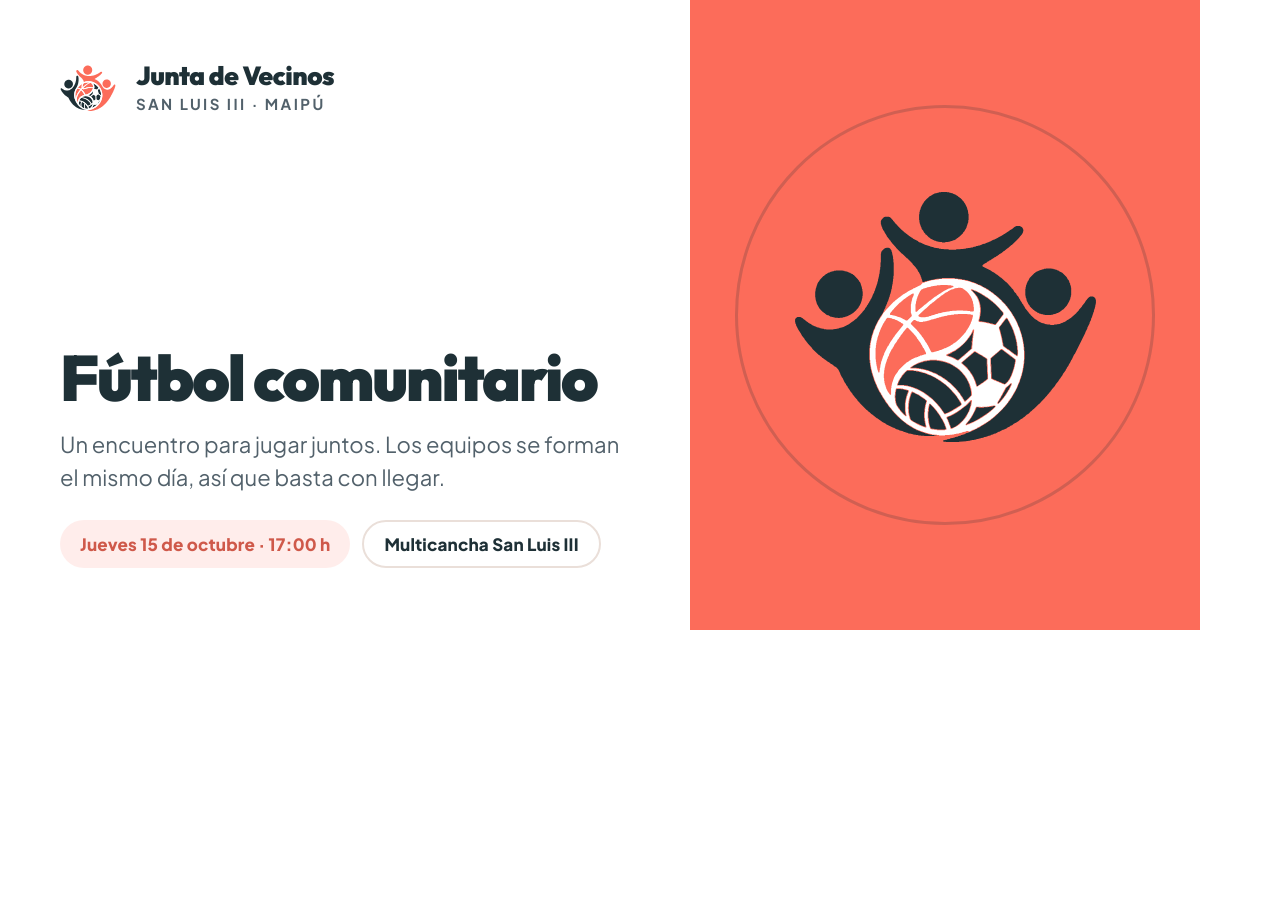
<file: marca/plantillas/fb-post/fb-post.html>
<!doctype html>
<html lang="es">
<head>
<meta charset="utf-8">
<title>Facebook · publicación</title>
<!-- Generado por marca/tools/plantillas.mjs — no editar a mano -->
<link rel="stylesheet" href="../_base.css">
<style>
  html, body { width: 1200px; height: 630px; }
  .canvas { width: 1200px; height: 630px; }

  .split{display:grid;grid-template-columns:1.15fr .85fr;height:100%}
</style>
</head>
<body>
<div class="canvas">
  <div class="split">
    <div style="background:var(--color-surface);padding:62px 60px;display:flex;flex-direction:column">
      <div class="brandmark">
        <svg viewBox="165 54 930 767" width="56"
       height="46" role="img"
       aria-label="Junta de Vecinos San Luis III">
  <clipPath id="recorte"><rect x="165" y="54" width="930" height="767"/></clipPath>
  <g clip-path="url(#recorte)">
  <title>JJVV San Luis III, logotipo</title>
  <path fill="#1e3036" fill-rule="evenodd" d="M451.0 232.0L450.0 233.0L448.0 233.0L444.0 235.0L437.0 242.0L435.0 246.0L435.0 249.0L434.0 250.0L434.0 276.0L433.0 277.0L433.0 290.0L432.0 291.0L432.0 298.0L431.0 299.0L430.0 311.0L429.0 312.0L429.0 316.0L428.0 317.0L428.0 321.0L427.0 322.0L427.0 325.0L426.0 326.0L425.0 334.0L424.0 335.0L423.0 341.0L422.0 342.0L422.0 344.0L421.0 345.0L421.0 347.0L420.0 348.0L420.0 350.0L419.0 351.0L419.0 353.0L418.0 354.0L416.0 362.0L414.0 365.0L414.0 367.0L409.0 376.0L409.0 378.0L404.0 388.0L402.0 390.0L402.0 392.0L400.0 394.0L398.0 399.0L396.0 401.0L395.0 404.0L393.0 406.0L390.0 412.0L387.0 415.0L385.0 419.0L378.0 427.0L378.0 428.0L359.0 448.0L358.0 448.0L349.0 456.0L348.0 456.0L337.0 464.0L319.0 473.0L317.0 473.0L313.0 475.0L310.0 475.0L306.0 477.0L303.0 477.0L302.0 478.0L290.0 479.0L289.0 480.0L269.0 480.0L268.0 479.0L262.0 479.0L261.0 478.0L257.0 478.0L256.0 477.0L253.0 477.0L252.0 476.0L249.0 476.0L248.0 475.0L240.0 473.0L237.0 471.0L235.0 471.0L225.0 466.0L223.0 464.0L215.0 460.0L213.0 458.0L209.0 456.0L206.0 453.0L205.0 453.0L202.0 450.0L201.0 450.0L197.0 446.0L190.0 442.0L181.0 442.0L176.0 446.0L174.0 450.0L174.0 458.0L175.0 459.0L175.0 462.0L177.0 465.0L177.0 467.0L184.0 481.0L191.0 491.0L195.0 499.0L203.0 509.0L203.0 510.0L206.0 513.0L206.0 514.0L209.0 517.0L209.0 518.0L212.0 521.0L212.0 522.0L226.0 537.0L226.0 538.0L246.0 557.0L247.0 557.0L252.0 562.0L253.0 562.0L257.0 566.0L258.0 566.0L265.0 572.0L266.0 572.0L268.0 574.0L269.0 574.0L271.0 576.0L278.0 580.0L281.0 583.0L287.0 586.0L294.0 592.0L298.0 594.0L305.0 601.0L311.0 613.0L311.0 615.0L316.0 625.0L318.0 627.0L324.0 640.0L328.0 645.0L329.0 648.0L333.0 653.0L334.0 656.0L336.0 658.0L336.0 659.0L338.0 661.0L342.0 668.0L345.0 671.0L345.0 672.0L348.0 675.0L348.0 676.0L351.0 679.0L351.0 680.0L354.0 683.0L354.0 684.0L363.0 694.0L363.0 695.0L370.0 702.0L370.0 703.0L391.0 724.0L392.0 724.0L398.0 730.0L399.0 730.0L406.0 737.0L407.0 737.0L422.0 749.0L423.0 749.0L440.0 761.0L448.0 765.0L450.0 767.0L472.0 778.0L474.0 778.0L481.0 782.0L483.0 782.0L486.0 784.0L488.0 784.0L491.0 786.0L499.0 788.0L505.0 791.0L508.0 791.0L509.0 792.0L511.0 792.0L512.0 793.0L514.0 793.0L518.0 795.0L526.0 796.0L527.0 797.0L530.0 797.0L531.0 798.0L535.0 798.0L536.0 799.0L540.0 799.0L541.0 800.0L547.0 800.0L548.0 801.0L555.0 801.0L556.0 802.0L565.0 802.0L566.0 803.0L599.0 803.0L600.0 802.0L608.0 802.0L604.0 802.0L603.0 801.0L596.0 801.0L595.0 800.0L589.0 800.0L588.0 799.0L584.0 799.0L583.0 798.0L576.0 797.0L572.0 795.0L569.0 795.0L568.0 794.0L566.0 794.0L565.0 793.0L557.0 791.0L545.0 785.0L542.0 785.0L540.0 783.0L533.0 780.0L531.0 778.0L528.0 777.0L526.0 775.0L523.0 774.0L518.0 770.0L512.0 767.0L508.0 763.0L507.0 763.0L499.0 756.0L498.0 756.0L488.0 746.0L487.0 746.0L470.0 728.0L470.0 727.0L465.0 722.0L465.0 721.0L457.0 712.0L455.0 708.0L447.0 698.0L446.0 695.0L438.0 684.0L436.0 679.0L434.0 677.0L432.0 672.0L430.0 670.0L421.0 652.0L421.0 650.0L417.0 643.0L417.0 641.0L413.0 633.0L413.0 631.0L412.0 630.0L412.0 628.0L411.0 627.0L411.0 625.0L410.0 624.0L410.0 622.0L408.0 618.0L408.0 615.0L406.0 611.0L406.0 608.0L405.0 607.0L405.0 604.0L404.0 603.0L404.0 600.0L403.0 599.0L403.0 595.0L402.0 594.0L401.0 582.0L400.0 581.0L400.0 573.0L399.0 572.0L399.0 537.0L400.0 536.0L400.0 528.0L401.0 527.0L401.0 521.0L402.0 520.0L402.0 516.0L403.0 515.0L403.0 512.0L404.0 511.0L404.0 507.0L405.0 506.0L406.0 499.0L407.0 498.0L407.0 496.0L408.0 495.0L408.0 493.0L409.0 492.0L411.0 484.0L416.0 474.0L416.0 472.0L426.0 452.0L428.0 450.0L432.0 442.0L439.0 432.0L443.0 424.0L443.0 422.0L448.0 413.0L448.0 411.0L451.0 406.0L451.0 404.0L453.0 401.0L453.0 399.0L455.0 396.0L455.0 394.0L457.0 391.0L457.0 389.0L458.0 388.0L458.0 386.0L459.0 385.0L459.0 383.0L461.0 379.0L461.0 376.0L462.0 375.0L462.0 373.0L464.0 369.0L464.0 366.0L465.0 365.0L466.0 358.0L467.0 357.0L468.0 347.0L469.0 346.0L469.0 342.0L470.0 341.0L470.0 335.0L471.0 334.0L471.0 327.0L472.0 326.0L472.0 318.0L473.0 317.0L473.0 277.0L472.0 276.0L472.0 267.0L471.0 266.0L471.0 259.0L470.0 258.0L470.0 255.0L469.0 254.0L469.0 250.0L468.0 249.0L468.0 246.0L467.0 245.0L466.0 240.0L464.0 238.0L464.0 237.0L461.0 234.0L457.0 232.0ZM581.0 844.0L582.0 850.0L584.0 853.0L584.0 855.0L585.0 856.0L587.0 864.0L589.0 867.0L589.0 869.0L590.0 870.0L590.0 872.0L591.0 873.0L591.0 875.0L592.0 876.0L592.0 878.0L594.0 882.0L594.0 885.0L596.0 888.0L596.0 890.0L597.0 891.0L599.0 899.0L601.0 902.0L601.0 904.0L602.0 905.0L602.0 907.0L603.0 908.0L605.0 916.0L607.0 919.0L607.0 922.0L609.0 925.0L610.0 931.0L612.0 934.0L612.0 936.0L613.0 937.0L613.0 939.0L614.0 940.0L616.0 948.0L618.0 951.0L619.0 957.0L622.0 963.0L622.0 965.0L623.0 966.0L623.0 968.0L624.0 969.0L624.0 971.0L625.0 972.0L625.0 974.0L626.0 975.0L626.0 977.0L627.0 978.0L627.0 980.0L628.0 981.0L630.0 989.0L632.0 992.0L632.0 994.0L633.0 995.0L633.0 997.0L634.0 998.0L636.0 1006.0L637.0 1007.0L644.0 1007.0L645.0 1008.0L722.0 1008.0L726.0 1000.0L728.0 992.0L730.0 989.0L731.0 984.0L735.0 976.0L737.0 968.0L739.0 965.0L739.0 963.0L742.0 957.0L743.0 952.0L747.0 944.0L749.0 936.0L752.0 931.0L752.0 929.0L753.0 928.0L755.0 920.0L759.0 912.0L761.0 904.0L763.0 901.0L764.0 896.0L766.0 893.0L767.0 888.0L771.0 880.0L771.0 878.0L772.0 877.0L774.0 869.0L776.0 866.0L776.0 864.0L778.0 861.0L778.0 859.0L780.0 856.0L780.0 854.0L781.0 853.0L781.0 851.0L782.0 850.0L782.0 848.0L784.0 844.0L723.0 844.0L722.0 848.0L721.0 849.0L721.0 851.0L718.0 856.0L716.0 864.0L714.0 867.0L714.0 869.0L710.0 877.0L709.0 882.0L707.0 885.0L705.0 893.0L703.0 896.0L703.0 898.0L701.0 901.0L701.0 903.0L697.0 911.0L696.0 916.0L694.0 919.0L694.0 921.0L692.0 924.0L691.0 929.0L689.0 932.0L688.0 937.0L686.0 940.0L686.0 942.0L684.0 946.0L682.0 946.0L680.0 943.0L680.0 941.0L679.0 940.0L678.0 935.0L676.0 932.0L676.0 930.0L675.0 929.0L675.0 927.0L674.0 926.0L672.0 918.0L670.0 915.0L668.0 907.0L666.0 904.0L665.0 899.0L663.0 896.0L663.0 894.0L662.0 893.0L662.0 891.0L661.0 890.0L661.0 888.0L660.0 887.0L660.0 885.0L659.0 884.0L659.0 882.0L658.0 881.0L658.0 879.0L657.0 878.0L655.0 870.0L653.0 867.0L651.0 859.0L649.0 856.0L649.0 854.0L648.0 853.0L648.0 851.0L646.0 848.0L645.0 844.0ZM795.0 844.0L796.0 845.0L796.0 847.0L797.0 848.0L797.0 850.0L798.0 851.0L798.0 853.0L799.0 854.0L799.0 856.0L800.0 857.0L800.0 859.0L801.0 860.0L801.0 862.0L802.0 863.0L802.0 865.0L803.0 866.0L803.0 868.0L804.0 869.0L804.0 871.0L805.0 872.0L805.0 874.0L806.0 875.0L806.0 877.0L807.0 878.0L807.0 880.0L808.0 881.0L808.0 883.0L809.0 884.0L809.0 886.0L810.0 887.0L810.0 889.0L811.0 890.0L813.0 898.0L815.0 901.0L815.0 903.0L817.0 907.0L817.0 910.0L818.0 911.0L818.0 913.0L819.0 914.0L819.0 916.0L820.0 917.0L820.0 919.0L821.0 920.0L821.0 922.0L822.0 923.0L822.0 925.0L823.0 926.0L823.0 928.0L824.0 929.0L824.0 931.0L825.0 932.0L825.0 934.0L826.0 935.0L826.0 937.0L827.0 938.0L827.0 940.0L828.0 941.0L828.0 943.0L829.0 944.0L829.0 946.0L830.0 947.0L830.0 949.0L831.0 950.0L831.0 952.0L832.0 953.0L832.0 955.0L833.0 956.0L833.0 958.0L834.0 959.0L834.0 961.0L835.0 962.0L835.0 964.0L836.0 965.0L836.0 967.0L837.0 968.0L837.0 970.0L838.0 971.0L838.0 973.0L839.0 974.0L839.0 976.0L840.0 977.0L840.0 979.0L841.0 980.0L841.0 982.0L842.0 983.0L842.0 985.0L843.0 986.0L843.0 988.0L844.0 989.0L844.0 991.0L845.0 992.0L845.0 994.0L846.0 995.0L846.0 997.0L847.0 998.0L849.0 1006.0L853.0 1008.0L935.0 1008.0L936.0 1004.0L938.0 1001.0L938.0 999.0L940.0 996.0L941.0 991.0L943.0 988.0L943.0 986.0L947.0 978.0L948.0 973.0L952.0 965.0L952.0 963.0L955.0 957.0L956.0 952.0L960.0 944.0L960.0 942.0L963.0 936.0L965.0 928.0L967.0 925.0L967.0 923.0L969.0 920.0L969.0 918.0L971.0 915.0L971.0 913.0L973.0 910.0L973.0 908.0L977.0 900.0L977.0 898.0L978.0 897.0L979.0 892.0L981.0 889.0L982.0 884.0L985.0 879.0L987.0 871.0L989.0 868.0L989.0 866.0L991.0 863.0L992.0 858.0L994.0 855.0L994.0 853.0L995.0 852.0L997.0 844.0L934.0 844.0L933.0 848.0L932.0 849.0L932.0 851.0L928.0 859.0L927.0 864.0L923.0 872.0L922.0 877.0L918.0 885.0L918.0 887.0L917.0 888.0L915.0 896.0L913.0 899.0L913.0 901.0L909.0 909.0L908.0 914.0L906.0 917.0L906.0 919.0L902.0 927.0L902.0 929.0L901.0 930.0L899.0 938.0L895.0 946.0L893.0 946.0L892.0 945.0L892.0 943.0L891.0 942.0L890.0 937.0L888.0 934.0L888.0 931.0L886.0 928.0L886.0 926.0L885.0 925.0L885.0 923.0L884.0 922.0L884.0 920.0L883.0 919.0L883.0 917.0L882.0 916.0L882.0 914.0L881.0 913.0L881.0 911.0L880.0 910.0L878.0 902.0L876.0 899.0L874.0 891.0L872.0 888.0L872.0 886.0L871.0 885.0L871.0 883.0L870.0 882.0L870.0 880.0L869.0 879.0L867.0 871.0L865.0 868.0L865.0 866.0L864.0 865.0L862.0 857.0L860.0 854.0L860.0 852.0L858.0 849.0L857.0 844.0ZM298.0 301.0L297.0 302.0L292.0 302.0L291.0 303.0L288.0 303.0L287.0 304.0L282.0 305.0L279.0 307.0L277.0 307.0L273.0 309.0L271.0 311.0L268.0 312.0L261.0 318.0L260.0 318.0L248.0 331.0L248.0 332.0L244.0 337.0L241.0 343.0L241.0 345.0L239.0 348.0L239.0 351.0L237.0 355.0L237.0 358.0L236.0 359.0L236.0 364.0L235.0 365.0L235.0 382.0L236.0 383.0L236.0 389.0L237.0 390.0L237.0 393.0L238.0 394.0L240.0 402.0L248.0 416.0L257.0 426.0L258.0 426.0L262.0 430.0L263.0 430.0L269.0 435.0L273.0 437.0L275.0 437.0L282.0 441.0L285.0 441.0L286.0 442.0L288.0 442.0L289.0 443.0L293.0 443.0L294.0 444.0L303.0 444.0L304.0 445.0L309.0 445.0L310.0 444.0L318.0 444.0L319.0 443.0L323.0 443.0L324.0 442.0L332.0 440.0L344.0 434.0L346.0 432.0L350.0 430.0L360.0 421.0L360.0 420.0L366.0 414.0L367.0 411.0L369.0 409.0L374.0 399.0L374.0 397.0L376.0 393.0L376.0 390.0L377.0 389.0L377.0 386.0L378.0 385.0L378.0 379.0L379.0 378.0L379.0 365.0L378.0 364.0L378.0 358.0L377.0 357.0L376.0 350.0L375.0 349.0L375.0 347.0L374.0 346.0L374.0 344.0L373.0 343.0L373.0 341.0L371.0 337.0L369.0 335.0L368.0 332.0L365.0 329.0L365.0 328.0L352.0 315.0L351.0 315.0L348.0 312.0L343.0 310.0L341.0 308.0L339.0 308.0L331.0 304.0L328.0 304.0L327.0 303.0L324.0 303.0L323.0 302.0L319.0 302.0L318.0 301.0ZM564.0 844.0L490.0 844.0L490.0 950.0L489.0 951.0L489.0 955.0L488.0 956.0L488.0 958.0L483.0 963.0L479.0 965.0L469.0 965.0L468.0 964.0L462.0 963.0L452.0 958.0L445.0 953.0L443.0 955.0L439.0 962.0L436.0 965.0L436.0 966.0L434.0 968.0L434.0 969.0L432.0 971.0L432.0 972.0L430.0 974.0L426.0 981.0L423.0 984.0L421.0 988.0L418.0 991.0L418.0 992.0L419.0 992.0L424.0 996.0L427.0 997.0L429.0 999.0L437.0 1003.0L439.0 1003.0L442.0 1005.0L444.0 1005.0L445.0 1006.0L447.0 1006.0L448.0 1007.0L450.0 1007.0L454.0 1009.0L457.0 1009.0L458.0 1010.0L461.0 1010.0L462.0 1011.0L467.0 1011.0L468.0 1012.0L476.0 1012.0L477.0 1013.0L498.0 1013.0L499.0 1012.0L508.0 1012.0L509.0 1011.0L514.0 1011.0L515.0 1010.0L518.0 1010.0L519.0 1009.0L527.0 1007.0L542.0 999.0L551.0 990.0L551.0 989.0L556.0 983.0L559.0 977.0L559.0 975.0L561.0 971.0L561.0 968.0L562.0 967.0L562.0 963.0L563.0 962.0L563.0 953.0L564.0 952.0ZM419.0 845.0L359.0 845.0L358.0 844.0L356.0 844.0L355.0 845.0L355.0 949.0L354.0 950.0L353.0 954.0L346.0 961.0L342.0 963.0L339.0 963.0L338.0 964.0L319.0 964.0L318.0 963.0L314.0 963.0L313.0 962.0L307.0 961.0L289.0 952.0L287.0 956.0L284.0 959.0L283.0 962.0L277.0 969.0L276.0 972.0L264.0 989.0L263.0 992.0L277.0 1000.0L279.0 1000.0L282.0 1002.0L284.0 1002.0L292.0 1006.0L295.0 1006.0L296.0 1007.0L299.0 1007.0L300.0 1008.0L303.0 1008.0L304.0 1009.0L308.0 1009.0L309.0 1010.0L313.0 1010.0L314.0 1011.0L323.0 1011.0L324.0 1012.0L351.0 1012.0L352.0 1011.0L359.0 1011.0L360.0 1010.0L365.0 1010.0L366.0 1009.0L369.0 1009.0L370.0 1008.0L373.0 1008.0L374.0 1007.0L382.0 1005.0L394.0 999.0L400.0 994.0L401.0 994.0L408.0 986.0L408.0 985.0L412.0 980.0L414.0 976.0L414.0 974.0L415.0 973.0L415.0 971.0L417.0 967.0L417.0 963.0L418.0 962.0L418.0 953.0L419.0 952.0ZM485.0 648.0L504.0 648.0L505.0 649.0L511.0 649.0L512.0 650.0L516.0 650.0L517.0 651.0L524.0 652.0L528.0 654.0L531.0 654.0L539.0 658.0L541.0 658.0L559.0 667.0L561.0 669.0L564.0 670.0L566.0 672.0L573.0 676.0L576.0 679.0L577.0 679.0L586.0 687.0L587.0 687.0L608.0 708.0L608.0 709.0L613.0 714.0L613.0 715.0L616.0 718.0L616.0 719.0L619.0 722.0L621.0 726.0L624.0 729.0L624.0 730.0L628.0 735.0L632.0 733.0L634.0 733.0L652.0 724.0L654.0 722.0L657.0 721.0L659.0 719.0L662.0 718.0L664.0 716.0L665.0 716.0L667.0 714.0L674.0 710.0L677.0 707.0L677.0 705.0L675.0 701.0L673.0 700.0L672.0 696.0L670.0 694.0L670.0 693.0L668.0 691.0L664.0 684.0L661.0 681.0L661.0 680.0L649.0 667.0L649.0 666.0L629.0 647.0L628.0 647.0L621.0 641.0L617.0 639.0L614.0 636.0L608.0 633.0L606.0 631.0L603.0 630.0L601.0 628.0L583.0 619.0L581.0 619.0L578.0 617.0L576.0 617.0L573.0 615.0L571.0 615.0L565.0 612.0L562.0 612.0L561.0 611.0L555.0 610.0L554.0 609.0L551.0 609.0L550.0 608.0L541.0 607.0L540.0 606.0L534.0 606.0L533.0 605.0L514.0 605.0L507.0 611.0L507.0 612.0L499.0 621.0L499.0 622.0L493.0 630.0L487.0 642.0L487.0 644.0ZM524.0 596.0L542.0 596.0L543.0 597.0L549.0 597.0L550.0 598.0L555.0 598.0L556.0 599.0L561.0 599.0L562.0 600.0L569.0 601.0L570.0 602.0L576.0 603.0L582.0 606.0L587.0 607.0L595.0 611.0L597.0 611.0L605.0 615.0L607.0 617.0L616.0 621.0L624.0 627.0L627.0 628.0L630.0 631.0L631.0 631.0L634.0 634.0L635.0 634.0L639.0 638.0L640.0 638.0L644.0 642.0L645.0 642.0L663.0 660.0L663.0 661.0L669.0 667.0L669.0 668.0L675.0 675.0L675.0 676.0L683.0 687.0L684.0 690.0L686.0 692.0L688.0 696.0L692.0 695.0L708.0 679.0L707.0 665.0L706.0 664.0L706.0 661.0L705.0 660.0L705.0 657.0L703.0 653.0L702.0 647.0L700.0 644.0L700.0 642.0L694.0 630.0L692.0 628.0L688.0 621.0L680.0 612.0L680.0 611.0L667.0 599.0L666.0 599.0L663.0 596.0L662.0 596.0L657.0 592.0L654.0 591.0L652.0 589.0L642.0 584.0L640.0 584.0L637.0 582.0L635.0 582.0L634.0 581.0L632.0 581.0L631.0 580.0L629.0 580.0L625.0 578.0L617.0 577.0L616.0 576.0L612.0 576.0L611.0 575.0L603.0 575.0L602.0 574.0L584.0 574.0L583.0 575.0L575.0 575.0L574.0 576.0L565.0 577.0L561.0 579.0L558.0 579.0L557.0 580.0L552.0 581.0L549.0 583.0L547.0 583.0L533.0 590.0L531.0 592.0L527.0 594.0L526.0 596.0ZM799.0 541.0L797.0 543.0L796.0 543.0L789.0 550.0L788.0 550.0L782.0 556.0L781.0 556.0L775.0 562.0L774.0 562.0L769.0 567.0L768.0 567.0L768.0 585.0L769.0 586.0L769.0 609.0L770.0 610.0L770.0 628.0L778.0 632.0L780.0 632.0L787.0 636.0L789.0 636.0L794.0 639.0L796.0 639.0L803.0 643.0L805.0 643.0L808.0 645.0L810.0 645.0L819.0 637.0L819.0 636.0L823.0 631.0L830.0 617.0L830.0 615.0L832.0 612.0L832.0 610.0L833.0 609.0L833.0 607.0L834.0 606.0L834.0 604.0L835.0 603.0L835.0 601.0L837.0 597.0L837.0 594.0L838.0 593.0L838.0 589.0L839.0 588.0L839.0 585.0L840.0 584.0L840.0 579.0L841.0 578.0L841.0 571.0L840.0 571.0L829.0 562.0L827.0 562.0L825.0 559.0L823.0 559.0L821.0 556.0L820.0 556.0L817.0 553.0L816.0 553.0L813.0 550.0L812.0 550.0L804.0 543.0L802.0 543.0L801.0 541.0ZM718.0 548.0L702.0 562.0L701.0 562.0L695.0 568.0L694.0 568.0L687.0 575.0L686.0 575.0L681.0 580.0L679.0 581.0L681.0 582.0L687.0 588.0L688.0 588.0L697.0 597.0L697.0 598.0L705.0 607.0L705.0 608.0L711.0 616.0L713.0 621.0L715.0 623.0L717.0 627.0L717.0 629.0L721.0 636.0L721.0 638.0L722.0 639.0L722.0 641.0L724.0 645.0L725.0 651.0L728.0 651.0L731.0 648.0L735.0 646.0L738.0 643.0L742.0 641.0L749.0 635.0L750.0 635.0L756.0 630.0L757.0 630.0L757.0 616.0L756.0 615.0L756.0 592.0L755.0 591.0L755.0 569.0L751.0 567.0L749.0 565.0L746.0 564.0L744.0 562.0L741.0 561.0L739.0 559.0L729.0 554.0L727.0 552.0L724.0 551.0L722.0 549.0ZM708.0 360.0L709.0 360.0L723.0 375.0L723.0 376.0L727.0 381.0L731.0 389.0L731.0 391.0L733.0 394.0L733.0 396.0L734.0 397.0L734.0 400.0L735.0 401.0L735.0 404.0L736.0 405.0L736.0 411.0L737.0 412.0L737.0 431.0L736.0 432.0L736.0 438.0L735.0 439.0L734.0 448.0L733.0 449.0L732.0 453.0L734.0 455.0L740.0 455.0L741.0 456.0L752.0 457.0L753.0 458.0L756.0 458.0L757.0 459.0L761.0 459.0L762.0 460.0L765.0 460.0L766.0 461.0L773.0 462.0L774.0 463.0L780.0 464.0L781.0 465.0L789.0 455.0L789.0 454.0L792.0 451.0L792.0 450.0L795.0 447.0L795.0 446.0L798.0 443.0L798.0 442.0L801.0 439.0L801.0 438.0L804.0 435.0L805.0 432.0L803.0 428.0L793.0 417.0L793.0 416.0L780.0 403.0L779.0 403.0L772.0 396.0L771.0 396.0L758.0 385.0L752.0 382.0L750.0 380.0L749.0 380.0L744.0 376.0L741.0 375.0L739.0 373.0L723.0 365.0L721.0 365.0L716.0 362.0ZM528.0 671.0L528.0 673.0L526.0 676.0L526.0 678.0L525.0 679.0L525.0 681.0L523.0 685.0L523.0 688.0L522.0 689.0L522.0 692.0L521.0 693.0L521.0 697.0L520.0 698.0L520.0 704.0L519.0 705.0L519.0 731.0L520.0 732.0L520.0 737.0L521.0 738.0L521.0 741.0L522.0 742.0L522.0 745.0L523.0 746.0L524.0 751.0L526.0 754.0L527.0 754.0L535.0 760.0L544.0 764.0L546.0 766.0L548.0 766.0L555.0 770.0L557.0 770.0L565.0 774.0L568.0 774.0L570.0 775.0L569.0 769.0L568.0 768.0L568.0 764.0L567.0 763.0L567.0 758.0L566.0 757.0L566.0 750.0L565.0 749.0L565.0 730.0L566.0 729.0L566.0 720.0L567.0 719.0L568.0 709.0L569.0 708.0L569.0 705.0L570.0 704.0L572.0 696.0L570.0 695.0L566.0 691.0L562.0 689.0L559.0 686.0L558.0 686.0L550.0 680.0L532.0 671.0ZM814.0 447.0L793.0 474.0L794.0 478.0L795.0 479.0L795.0 481.0L796.0 482.0L796.0 485.0L797.0 486.0L797.0 489.0L798.0 490.0L798.0 493.0L799.0 494.0L799.0 497.0L800.0 498.0L800.0 501.0L801.0 502.0L801.0 505.0L802.0 506.0L802.0 510.0L803.0 511.0L803.0 516.0L804.0 517.0L804.0 521.0L805.0 522.0L806.0 530.0L810.0 532.0L813.0 535.0L814.0 535.0L817.0 538.0L821.0 540.0L832.0 549.0L833.0 549.0L839.0 554.0L843.0 556.0L847.0 560.0L847.0 558.0L848.0 557.0L848.0 541.0L847.0 540.0L847.0 531.0L846.0 530.0L845.0 518.0L844.0 517.0L844.0 513.0L843.0 512.0L843.0 509.0L842.0 508.0L841.0 501.0L840.0 500.0L840.0 498.0L839.0 497.0L839.0 495.0L838.0 494.0L838.0 492.0L837.0 491.0L835.0 483.0L832.0 478.0L832.0 476.0L818.0 449.0L816.0 447.0ZM582.0 706.0L582.0 710.0L581.0 711.0L581.0 714.0L580.0 715.0L580.0 720.0L579.0 721.0L580.0 726.0L579.0 727.0L579.0 730.0L578.0 731.0L578.0 747.0L580.0 751.0L579.0 756.0L580.0 757.0L581.0 767.0L582.0 768.0L583.0 774.0L585.0 777.0L585.0 779.0L586.0 780.0L590.0 780.0L591.0 781.0L596.0 781.0L597.0 782.0L605.0 782.0L606.0 783.0L627.0 783.0L628.0 782.0L632.0 782.0L631.0 781.0L629.0 773.0L627.0 770.0L627.0 768.0L619.0 752.0L617.0 750.0L613.0 742.0L611.0 740.0L609.0 736.0L606.0 733.0L604.0 729.0L595.0 719.0L595.0 718.0L583.0 706.0ZM708.0 695.0L708.0 696.0L694.0 710.0L693.0 710.0L688.0 715.0L687.0 715.0L683.0 719.0L682.0 719.0L675.0 725.0L674.0 725.0L666.0 731.0L663.0 732.0L661.0 734.0L658.0 735.0L656.0 737.0L644.0 743.0L642.0 743.0L637.0 746.0L635.0 746.0L635.0 749.0L639.0 756.0L639.0 758.0L641.0 761.0L641.0 763.0L642.0 764.0L642.0 766.0L645.0 772.0L645.0 774.0L646.0 775.0L647.0 779.0L652.0 778.0L662.0 773.0L664.0 771.0L668.0 769.0L683.0 755.0L683.0 754.0L690.0 746.0L690.0 744.0L692.0 743.0L693.0 740.0L695.0 738.0L701.0 726.0L701.0 724.0L702.0 723.0L702.0 721.0L704.0 717.0L704.0 714.0L706.0 710.0L706.0 706.0L707.0 705.0L706.0 701.0L708.0 699.0ZM715.0 481.0L715.0 483.0L711.0 491.0L709.0 493.0L708.0 496.0L706.0 498.0L702.0 505.0L698.0 509.0L698.0 510.0L694.0 514.0L694.0 515.0L678.0 531.0L677.0 531.0L672.0 536.0L671.0 536.0L668.0 539.0L664.0 541.0L661.0 544.0L651.0 549.0L649.0 551.0L634.0 558.0L636.0 558.0L642.0 561.0L647.0 562.0L650.0 564.0L652.0 564.0L660.0 568.0L662.0 570.0L666.0 572.0L669.0 572.0L681.0 561.0L682.0 561.0L687.0 556.0L688.0 556.0L704.0 541.0L705.0 541.0L709.0 536.0L708.0 535.0L708.0 532.0L709.0 531.0L709.0 526.0L710.0 525.0L709.0 515.0L711.0 513.0L711.0 505.0L712.0 504.0L712.0 497.0L713.0 496.0L713.0 490.0L714.0 489.0L714.0 484.0L715.0 483.0ZM482.0 660.0L481.0 661.0L480.0 669.0L479.0 670.0L479.0 680.0L478.0 681.0L478.0 686.0L479.0 687.0L479.0 696.0L480.0 697.0L480.0 701.0L481.0 702.0L482.0 707.0L484.0 711.0L486.0 713.0L487.0 716.0L492.0 722.0L492.0 723.0L496.0 727.0L496.0 728.0L510.0 742.0L509.0 740.0L509.0 736.0L508.0 735.0L508.0 731.0L507.0 730.0L507.0 701.0L508.0 700.0L508.0 695.0L509.0 694.0L509.0 690.0L510.0 689.0L511.0 682.0L512.0 681.0L513.0 676.0L515.0 673.0L515.0 671.0L517.0 667.0L516.0 665.0L510.0 664.0L509.0 663.0L506.0 663.0L505.0 662.0L502.0 662.0L501.0 661.0L495.0 661.0L494.0 660.0ZM780.0 712.0L775.0 712.0L774.0 713.0L770.0 713.0L769.0 714.0L765.0 714.0L764.0 715.0L759.0 715.0L758.0 716.0L747.0 716.0L746.0 717.0L731.0 717.0L730.0 716.0L725.0 716.0L723.0 718.0L723.0 720.0L709.0 747.0L706.0 750.0L704.0 754.0L697.0 762.0L697.0 763.0L692.0 768.0L694.0 768.0L697.0 766.0L699.0 766.0L702.0 764.0L704.0 764.0L711.0 760.0L713.0 760.0L727.0 753.0L729.0 751.0L734.0 749.0L736.0 747.0L739.0 746.0L741.0 744.0L742.0 744.0L744.0 742.0L751.0 738.0L754.0 735.0L758.0 733.0L766.0 726.0L767.0 726.0L780.0 714.0ZM830.0 644.0L829.0 644.0L824.0 649.0L823.0 649.0L814.0 657.0L807.0 671.0L805.0 673.0L802.0 680.0L800.0 682.0L797.0 689.0L795.0 691.0L793.0 696.0L791.0 698.0L789.0 702.0L789.0 704.0L790.0 704.0L796.0 698.0L796.0 697.0L802.0 691.0L802.0 690.0L806.0 686.0L808.0 682.0L811.0 679.0L811.0 678.0L815.0 673.0L816.0 670.0L818.0 668.0L819.0 665.0L821.0 663.0Z"/>
  <path fill="#fc6c5a" fill-rule="evenodd" d="M189.0 1059.0L189.0 1148.0L190.0 1149.0L190.0 1153.0L191.0 1154.0L192.0 1159.0L195.0 1165.0L204.0 1174.0L205.0 1174.0L210.0 1178.0L212.0 1178.0L215.0 1180.0L218.0 1180.0L219.0 1181.0L477.0 1181.0L478.0 1182.0L480.0 1181.0L530.0 1181.0L531.0 1182.0L556.0 1182.0L557.0 1181.0L560.0 1181.0L561.0 1182.0L570.0 1182.0L571.0 1181.0L579.0 1181.0L580.0 1182.0L1032.0 1182.0L1033.0 1181.0L1037.0 1181.0L1038.0 1180.0L1040.0 1180.0L1044.0 1178.0L1046.0 1176.0L1050.0 1174.0L1057.0 1167.0L1061.0 1160.0L1061.0 1158.0L1063.0 1154.0L1063.0 1150.0L1064.0 1149.0L1064.0 1058.0L1063.0 1057.0L1063.0 1053.0L1058.0 1042.0L1048.0 1032.0L1040.0 1028.0L1038.0 1028.0L1037.0 1027.0L1033.0 1027.0L1032.0 1026.0L552.0 1026.0L551.0 1025.0L538.0 1025.0L537.0 1026.0L514.0 1026.0L513.0 1025.0L221.0 1025.0L220.0 1026.0L213.0 1027.0L207.0 1030.0L205.0 1032.0L204.0 1032.0L196.0 1040.0L192.0 1047.0L191.0 1053.0L190.0 1054.0L190.0 1058.0ZM443.0 140.0L439.0 144.0L438.0 144.0L434.0 151.0L434.0 161.0L435.0 162.0L436.0 167.0L438.0 170.0L438.0 172.0L442.0 180.0L444.0 182.0L446.0 187.0L451.0 194.0L452.0 197.0L460.0 207.0L460.0 208.0L464.0 212.0L464.0 213.0L467.0 216.0L467.0 217.0L480.0 231.0L480.0 232.0L498.0 250.0L499.0 250.0L513.0 264.0L514.0 264.0L530.0 280.0L530.0 281.0L540.0 292.0L540.0 293.0L545.0 299.0L547.0 304.0L549.0 306.0L555.0 318.0L555.0 320.0L557.0 323.0L557.0 325.0L559.0 329.0L560.0 335.0L562.0 337.0L563.0 336.0L565.0 336.0L569.0 334.0L572.0 334.0L576.0 332.0L579.0 332.0L580.0 331.0L583.0 331.0L584.0 330.0L587.0 330.0L588.0 329.0L592.0 329.0L593.0 328.0L597.0 328.0L598.0 327.0L602.0 327.0L603.0 326.0L619.0 325.0L620.0 324.0L657.0 324.0L658.0 325.0L666.0 325.0L667.0 326.0L679.0 327.0L680.0 328.0L689.0 329.0L690.0 330.0L697.0 331.0L701.0 333.0L704.0 333.0L705.0 334.0L707.0 334.0L708.0 335.0L716.0 337.0L719.0 339.0L721.0 339.0L731.0 344.0L733.0 344.0L741.0 348.0L743.0 350.0L752.0 354.0L754.0 356.0L760.0 359.0L762.0 361.0L766.0 363.0L769.0 366.0L773.0 368.0L781.0 375.0L782.0 375.0L787.0 380.0L788.0 380.0L812.0 404.0L812.0 405.0L818.0 411.0L818.0 412.0L824.0 419.0L826.0 423.0L831.0 429.0L835.0 437.0L839.0 442.0L850.0 464.0L850.0 466.0L855.0 476.0L855.0 478.0L856.0 479.0L856.0 481.0L857.0 482.0L857.0 484.0L858.0 485.0L858.0 487.0L859.0 488.0L859.0 490.0L861.0 494.0L862.0 501.0L864.0 505.0L864.0 509.0L865.0 510.0L865.0 514.0L866.0 515.0L866.0 519.0L867.0 520.0L867.0 525.0L868.0 526.0L868.0 533.0L869.0 534.0L869.0 545.0L870.0 546.0L870.0 570.0L869.0 571.0L869.0 582.0L868.0 583.0L868.0 589.0L867.0 590.0L867.0 596.0L866.0 597.0L865.0 606.0L864.0 607.0L864.0 610.0L863.0 611.0L862.0 618.0L860.0 622.0L860.0 625.0L858.0 628.0L858.0 630.0L857.0 631.0L855.0 639.0L850.0 649.0L850.0 651.0L839.0 673.0L837.0 675.0L833.0 683.0L831.0 685.0L831.0 686.0L829.0 688.0L825.0 695.0L822.0 698.0L820.0 702.0L816.0 706.0L816.0 707.0L812.0 711.0L812.0 712.0L804.0 720.0L804.0 721.0L778.0 746.0L777.0 746.0L764.0 757.0L763.0 757.0L746.0 769.0L743.0 770.0L741.0 772.0L736.0 774.0L734.0 776.0L706.0 790.0L704.0 790.0L701.0 792.0L699.0 792.0L696.0 794.0L694.0 794.0L686.0 798.0L684.0 798.0L683.0 799.0L678.0 800.0L675.0 802.0L673.0 802.0L672.0 803.0L670.0 803.0L666.0 805.0L663.0 805.0L662.0 806.0L660.0 806.0L656.0 808.0L653.0 808.0L652.0 809.0L646.0 810.0L642.0 812.0L639.0 812.0L638.0 813.0L635.0 813.0L634.0 814.0L627.0 815.0L626.0 816.0L624.0 816.0L622.0 818.0L625.0 820.0L631.0 820.0L632.0 821.0L670.0 821.0L671.0 820.0L693.0 819.0L694.0 818.0L699.0 818.0L700.0 817.0L705.0 817.0L706.0 816.0L710.0 816.0L711.0 815.0L716.0 815.0L717.0 814.0L721.0 814.0L722.0 813.0L725.0 813.0L726.0 812.0L729.0 812.0L730.0 811.0L737.0 810.0L738.0 809.0L744.0 808.0L748.0 806.0L751.0 806.0L752.0 805.0L754.0 805.0L755.0 804.0L757.0 804.0L758.0 803.0L766.0 801.0L769.0 799.0L774.0 798.0L777.0 796.0L782.0 795.0L791.0 790.0L793.0 790.0L804.0 784.0L806.0 784.0L816.0 779.0L818.0 777.0L825.0 774.0L827.0 772.0L832.0 770.0L837.0 766.0L845.0 762.0L847.0 760.0L851.0 758.0L854.0 755.0L855.0 755.0L857.0 753.0L864.0 749.0L868.0 745.0L869.0 745.0L877.0 738.0L878.0 738.0L881.0 735.0L882.0 735.0L889.0 728.0L890.0 728.0L896.0 722.0L897.0 722.0L914.0 705.0L915.0 705.0L918.0 702.0L918.0 701.0L932.0 687.0L932.0 686.0L938.0 680.0L938.0 679.0L945.0 672.0L945.0 671.0L949.0 667.0L949.0 666.0L952.0 663.0L952.0 662.0L961.0 652.0L965.0 645.0L972.0 637.0L972.0 636.0L974.0 634.0L976.0 630.0L979.0 627.0L979.0 626.0L985.0 618.0L986.0 615.0L994.0 604.0L995.0 601.0L997.0 599.0L998.0 596.0L1003.0 589.0L1005.0 584.0L1007.0 582.0L1011.0 573.0L1013.0 571.0L1020.0 556.0L1022.0 554.0L1054.0 490.0L1054.0 488.0L1060.0 477.0L1060.0 475.0L1067.0 461.0L1067.0 459.0L1071.0 451.0L1072.0 446.0L1074.0 443.0L1074.0 441.0L1075.0 440.0L1075.0 438.0L1076.0 437.0L1076.0 435.0L1077.0 434.0L1077.0 432.0L1078.0 431.0L1078.0 429.0L1080.0 425.0L1080.0 422.0L1081.0 421.0L1081.0 419.0L1083.0 415.0L1083.0 412.0L1084.0 411.0L1084.0 407.0L1085.0 406.0L1085.0 402.0L1086.0 401.0L1086.0 390.0L1085.0 389.0L1084.0 385.0L1081.0 382.0L1077.0 380.0L1069.0 380.0L1065.0 382.0L1059.0 388.0L1059.0 389.0L1056.0 392.0L1052.0 399.0L1045.0 407.0L1043.0 411.0L1034.0 421.0L1034.0 422.0L1027.0 429.0L1027.0 430.0L1009.0 446.0L1008.0 446.0L1003.0 450.0L998.0 452.0L996.0 454.0L989.0 458.0L987.0 458.0L984.0 460.0L982.0 460.0L976.0 463.0L968.0 464.0L967.0 465.0L960.0 465.0L959.0 466.0L948.0 466.0L947.0 465.0L939.0 465.0L938.0 464.0L934.0 464.0L933.0 463.0L931.0 463.0L930.0 462.0L922.0 460.0L910.0 454.0L908.0 452.0L901.0 448.0L888.0 436.0L888.0 435.0L882.0 429.0L882.0 428.0L878.0 424.0L878.0 423.0L872.0 416.0L869.0 410.0L867.0 408.0L866.0 405.0L862.0 400.0L861.0 397.0L857.0 392.0L856.0 389.0L854.0 387.0L851.0 381.0L846.0 375.0L844.0 371.0L839.0 366.0L835.0 359.0L830.0 354.0L830.0 353.0L815.0 337.0L814.0 337.0L798.0 322.0L797.0 322.0L786.0 313.0L785.0 313.0L777.0 307.0L772.0 305.0L767.0 301.0L744.0 290.0L742.0 288.0L742.0 286.0L744.0 283.0L745.0 283.0L750.0 279.0L753.0 278.0L758.0 274.0L761.0 273.0L763.0 271.0L766.0 270.0L771.0 266.0L774.0 265.0L779.0 261.0L782.0 260.0L784.0 258.0L785.0 258.0L787.0 256.0L788.0 256.0L790.0 254.0L791.0 254.0L793.0 252.0L800.0 248.0L807.0 242.0L808.0 242.0L818.0 234.0L819.0 234.0L830.0 224.0L831.0 224.0L854.0 201.0L854.0 200.0L862.0 191.0L865.0 185.0L865.0 183.0L866.0 182.0L866.0 177.0L865.0 176.0L864.0 172.0L861.0 169.0L855.0 166.0L845.0 166.0L839.0 169.0L832.0 175.0L825.0 179.0L822.0 182.0L821.0 182.0L810.0 190.0L807.0 191.0L800.0 196.0L791.0 200.0L789.0 202.0L777.0 208.0L775.0 208.0L764.0 214.0L762.0 214.0L759.0 216.0L757.0 216.0L749.0 220.0L743.0 221.0L740.0 223.0L738.0 223.0L734.0 225.0L731.0 225.0L727.0 227.0L724.0 227.0L720.0 229.0L716.0 229.0L712.0 231.0L708.0 231.0L707.0 232.0L704.0 232.0L703.0 233.0L698.0 233.0L697.0 234.0L692.0 234.0L691.0 235.0L685.0 235.0L684.0 236.0L676.0 236.0L675.0 237.0L663.0 237.0L662.0 238.0L640.0 238.0L639.0 237.0L625.0 237.0L624.0 236.0L617.0 236.0L616.0 235.0L611.0 235.0L610.0 234.0L606.0 234.0L605.0 233.0L600.0 233.0L599.0 232.0L596.0 232.0L592.0 230.0L589.0 230.0L588.0 229.0L586.0 229.0L585.0 228.0L583.0 228.0L582.0 227.0L580.0 227.0L579.0 226.0L577.0 226.0L576.0 225.0L568.0 223.0L554.0 216.0L552.0 216.0L548.0 214.0L546.0 212.0L532.0 205.0L529.0 202.0L528.0 202.0L526.0 200.0L519.0 196.0L516.0 193.0L515.0 193.0L512.0 190.0L511.0 190.0L507.0 186.0L506.0 186.0L500.0 180.0L499.0 180.0L484.0 165.0L484.0 164.0L476.0 156.0L476.0 155.0L471.0 150.0L471.0 149.0L466.0 144.0L466.0 143.0L465.0 143.0L462.0 140.0L458.0 138.0L447.0 138.0ZM617.0 63.0L616.0 64.0L610.0 64.0L609.0 65.0L606.0 65.0L605.0 66.0L597.0 68.0L589.0 72.0L587.0 74.0L581.0 77.0L576.0 82.0L575.0 82.0L565.0 93.0L565.0 94.0L563.0 96.0L563.0 97.0L561.0 99.0L560.0 102.0L557.0 106.0L557.0 108.0L555.0 111.0L555.0 113.0L554.0 114.0L554.0 116.0L552.0 120.0L552.0 123.0L551.0 124.0L551.0 130.0L550.0 131.0L550.0 148.0L551.0 149.0L551.0 155.0L552.0 156.0L552.0 159.0L553.0 160.0L553.0 162.0L554.0 163.0L554.0 165.0L555.0 166.0L555.0 168.0L557.0 171.0L558.0 175.0L562.0 180.0L565.0 186.0L569.0 190.0L569.0 191.0L571.0 193.0L572.0 193.0L580.0 201.0L581.0 201.0L584.0 204.0L598.0 211.0L600.0 211.0L604.0 213.0L607.0 213.0L608.0 214.0L611.0 214.0L612.0 215.0L619.0 215.0L620.0 216.0L629.0 216.0L630.0 215.0L638.0 215.0L639.0 214.0L642.0 214.0L643.0 213.0L651.0 211.0L654.0 209.0L656.0 209.0L662.0 206.0L664.0 204.0L668.0 202.0L671.0 199.0L672.0 199.0L683.0 188.0L683.0 187.0L688.0 181.0L689.0 178.0L691.0 176.0L694.0 170.0L694.0 168.0L695.0 167.0L695.0 165.0L696.0 164.0L696.0 162.0L697.0 161.0L697.0 159.0L699.0 155.0L699.0 149.0L700.0 148.0L700.0 130.0L699.0 129.0L698.0 119.0L697.0 118.0L695.0 110.0L689.0 98.0L687.0 96.0L685.0 92.0L681.0 88.0L681.0 87.0L675.0 81.0L674.0 81.0L671.0 78.0L670.0 78.0L667.0 75.0L664.0 74.0L662.0 72.0L658.0 70.0L656.0 70.0L651.0 67.0L646.0 66.0L645.0 65.0L642.0 65.0L641.0 64.0L635.0 64.0L634.0 63.0ZM935.0 295.0L934.0 296.0L929.0 296.0L928.0 297.0L925.0 297.0L924.0 298.0L916.0 300.0L904.0 306.0L901.0 309.0L900.0 309.0L885.0 324.0L881.0 332.0L878.0 336.0L878.0 338.0L876.0 341.0L876.0 343.0L874.0 347.0L874.0 350.0L873.0 351.0L873.0 356.0L872.0 357.0L872.0 377.0L873.0 378.0L873.0 382.0L875.0 386.0L876.0 392.0L882.0 404.0L884.0 406.0L886.0 410.0L897.0 421.0L898.0 421.0L901.0 424.0L907.0 427.0L909.0 429.0L911.0 429.0L916.0 432.0L918.0 432.0L922.0 434.0L926.0 434.0L927.0 435.0L931.0 435.0L932.0 436.0L950.0 436.0L951.0 435.0L955.0 435.0L956.0 434.0L959.0 434.0L960.0 433.0L965.0 432.0L968.0 430.0L970.0 430.0L976.0 427.0L986.0 419.0L987.0 419.0L998.0 407.0L1006.0 393.0L1006.0 391.0L1008.0 388.0L1009.0 382.0L1010.0 381.0L1010.0 377.0L1011.0 376.0L1011.0 353.0L1010.0 352.0L1010.0 348.0L1008.0 344.0L1008.0 341.0L1005.0 336.0L1005.0 334.0L1003.0 330.0L1001.0 328.0L997.0 321.0L984.0 308.0L976.0 304.0L972.0 301.0L970.0 301.0L967.0 299.0L965.0 299.0L961.0 297.0L958.0 297.0L957.0 296.0L952.0 296.0L951.0 295.0ZM712.0 437.0L710.0 436.0L700.0 436.0L699.0 435.0L663.0 435.0L662.0 436.0L646.0 437.0L645.0 438.0L640.0 438.0L639.0 439.0L635.0 439.0L634.0 440.0L630.0 440.0L629.0 441.0L626.0 441.0L625.0 442.0L621.0 442.0L620.0 443.0L613.0 444.0L612.0 445.0L606.0 446.0L605.0 447.0L603.0 447.0L599.0 449.0L596.0 449.0L595.0 450.0L593.0 450.0L592.0 451.0L590.0 451.0L586.0 453.0L583.0 453.0L579.0 455.0L576.0 455.0L575.0 456.0L572.0 456.0L571.0 457.0L567.0 457.0L566.0 458.0L559.0 458.0L558.0 459.0L547.0 458.0L544.0 456.0L542.0 456.0L537.0 452.0L535.0 452.0L526.0 462.0L546.0 482.0L546.0 483.0L551.0 488.0L551.0 489.0L555.0 493.0L555.0 494.0L561.0 501.0L561.0 502.0L573.0 519.0L574.0 522.0L576.0 524.0L578.0 529.0L580.0 531.0L588.0 547.0L590.0 548.0L591.0 547.0L598.0 546.0L599.0 545.0L601.0 545.0L605.0 543.0L608.0 543.0L609.0 542.0L617.0 540.0L620.0 538.0L622.0 538.0L625.0 536.0L627.0 536.0L647.0 526.0L649.0 524.0L650.0 524.0L652.0 522.0L659.0 518.0L668.0 510.0L669.0 510.0L686.0 492.0L686.0 491.0L689.0 488.0L689.0 487.0L697.0 476.0L705.0 460.0L705.0 458.0L707.0 455.0L707.0 453.0L708.0 452.0L708.0 450.0L709.0 449.0L709.0 447.0L711.0 443.0L711.0 439.0ZM515.0 476.0L514.0 476.0L506.0 485.0L506.0 486.0L497.0 497.0L495.0 501.0L489.0 508.0L489.0 509.0L479.0 523.0L478.0 526.0L476.0 528.0L475.0 531.0L470.0 538.0L459.0 560.0L459.0 562.0L456.0 567.0L455.0 572.0L453.0 575.0L453.0 577.0L452.0 578.0L452.0 580.0L450.0 584.0L450.0 587.0L449.0 588.0L449.0 591.0L448.0 592.0L448.0 596.0L447.0 597.0L447.0 602.0L446.0 603.0L446.0 610.0L445.0 611.0L445.0 630.0L446.0 631.0L446.0 638.0L447.0 639.0L448.0 647.0L449.0 648.0L451.0 656.0L453.0 659.0L453.0 661.0L455.0 665.0L457.0 667.0L458.0 670.0L461.0 673.0L463.0 677.0L463.0 661.0L464.0 660.0L464.0 653.0L465.0 652.0L465.0 648.0L466.0 647.0L467.0 639.0L468.0 638.0L468.0 636.0L470.0 633.0L470.0 631.0L472.0 628.0L472.0 626.0L475.0 620.0L477.0 618.0L478.0 615.0L480.0 613.0L482.0 609.0L488.0 602.0L488.0 601.0L505.0 584.0L506.0 584.0L510.0 580.0L511.0 580.0L522.0 572.0L525.0 571.0L527.0 569.0L537.0 564.0L539.0 564.0L544.0 561.0L549.0 560.0L552.0 558.0L554.0 558.0L555.0 557.0L557.0 557.0L561.0 555.0L564.0 555.0L565.0 554.0L570.0 553.0L565.0 542.0L563.0 540.0L561.0 535.0L559.0 533.0L558.0 530.0L556.0 528.0L555.0 525.0L551.0 520.0L550.0 517.0L548.0 515.0L546.0 511.0L543.0 508.0L541.0 504.0L537.0 500.0L537.0 499.0L534.0 496.0L534.0 495.0L524.0 485.0L524.0 484.0ZM441.0 1057.0L470.0 1057.0L472.0 1059.0L475.0 1065.0L479.0 1070.0L484.0 1080.0L486.0 1082.0L487.0 1085.0L489.0 1087.0L490.0 1090.0L492.0 1092.0L493.0 1095.0L495.0 1097.0L496.0 1100.0L499.0 1104.0L499.0 1058.0L500.0 1057.0L529.0 1057.0L531.0 1059.0L531.0 1065.0L530.0 1066.0L530.0 1156.0L529.0 1157.0L498.0 1157.0L471.0 1114.0L471.0 1156.0L470.0 1157.0L440.0 1157.0L439.0 1156.0L439.0 1134.0L440.0 1133.0L440.0 1058.0ZM711.0 395.0L710.0 394.0L709.0 389.0L701.0 374.0L696.0 369.0L696.0 368.0L688.0 361.0L676.0 355.0L667.0 355.0L666.0 356.0L662.0 356.0L661.0 357.0L659.0 357.0L658.0 358.0L650.0 360.0L634.0 368.0L629.0 372.0L626.0 373.0L624.0 375.0L620.0 377.0L617.0 380.0L616.0 380.0L613.0 383.0L612.0 383.0L609.0 386.0L608.0 386.0L604.0 390.0L603.0 390.0L600.0 393.0L599.0 393.0L580.0 410.0L579.0 410.0L549.0 438.0L554.0 441.0L560.0 441.0L561.0 442.0L563.0 442.0L564.0 441.0L571.0 441.0L572.0 440.0L579.0 439.0L583.0 437.0L586.0 437.0L587.0 436.0L589.0 436.0L593.0 434.0L596.0 434.0L597.0 433.0L599.0 433.0L603.0 431.0L606.0 431.0L607.0 430.0L613.0 429.0L614.0 428.0L617.0 428.0L618.0 427.0L622.0 427.0L623.0 426.0L631.0 425.0L632.0 424.0L637.0 424.0L638.0 423.0L644.0 423.0L645.0 422.0L653.0 422.0L654.0 421.0L694.0 421.0L695.0 422.0L702.0 422.0L703.0 423.0L710.0 423.0L711.0 424.0L714.0 424.0L714.0 411.0L713.0 410.0L713.0 404.0L712.0 403.0ZM654.0 1057.0L685.0 1057.0L686.0 1058.0L686.0 1100.0L685.0 1101.0L685.0 1120.0L686.0 1121.0L686.0 1124.0L688.0 1128.0L690.0 1130.0L692.0 1130.0L693.0 1131.0L701.0 1131.0L703.0 1130.0L706.0 1127.0L707.0 1123.0L708.0 1122.0L708.0 1059.0L710.0 1057.0L740.0 1057.0L742.0 1059.0L742.0 1067.0L743.0 1068.0L743.0 1073.0L742.0 1074.0L742.0 1124.0L741.0 1125.0L741.0 1130.0L740.0 1131.0L739.0 1137.0L736.0 1143.0L729.0 1151.0L728.0 1151.0L725.0 1154.0L714.0 1159.0L710.0 1159.0L709.0 1160.0L702.0 1160.0L701.0 1161.0L693.0 1161.0L692.0 1160.0L685.0 1160.0L684.0 1159.0L681.0 1159.0L680.0 1158.0L675.0 1157.0L671.0 1154.0L668.0 1153.0L660.0 1145.0L660.0 1144.0L656.0 1139.0L656.0 1137.0L654.0 1133.0L654.0 1130.0L653.0 1129.0L653.0 1058.0ZM362.0 1057.0L398.0 1057.0L399.0 1058.0L400.0 1062.0L401.0 1063.0L401.0 1065.0L402.0 1066.0L402.0 1068.0L403.0 1069.0L403.0 1071.0L404.0 1072.0L404.0 1074.0L405.0 1075.0L405.0 1077.0L406.0 1078.0L406.0 1080.0L407.0 1081.0L407.0 1083.0L408.0 1084.0L408.0 1086.0L409.0 1087.0L409.0 1089.0L410.0 1090.0L410.0 1092.0L412.0 1095.0L412.0 1098.0L414.0 1101.0L414.0 1103.0L415.0 1104.0L415.0 1106.0L416.0 1107.0L416.0 1109.0L417.0 1110.0L417.0 1112.0L418.0 1113.0L418.0 1115.0L419.0 1116.0L419.0 1118.0L420.0 1119.0L420.0 1121.0L421.0 1122.0L421.0 1124.0L422.0 1125.0L422.0 1127.0L423.0 1128.0L423.0 1130.0L424.0 1131.0L426.0 1139.0L428.0 1142.0L428.0 1144.0L429.0 1145.0L429.0 1147.0L430.0 1148.0L430.0 1150.0L432.0 1154.0L432.0 1156.0L431.0 1157.0L399.0 1157.0L398.0 1156.0L398.0 1154.0L396.0 1150.0L396.0 1147.0L395.0 1146.0L395.0 1144.0L393.0 1140.0L363.0 1140.0L363.0 1142.0L362.0 1143.0L362.0 1145.0L361.0 1146.0L359.0 1154.0L357.0 1157.0L327.0 1157.0L326.0 1156.0L326.0 1153.0L327.0 1152.0L327.0 1150.0L328.0 1149.0L330.0 1141.0L332.0 1138.0L333.0 1133.0L335.0 1130.0L335.0 1128.0L336.0 1127.0L338.0 1119.0L340.0 1116.0L342.0 1108.0L344.0 1105.0L346.0 1097.0L348.0 1094.0L350.0 1086.0L352.0 1083.0L352.0 1081.0L353.0 1080.0L355.0 1072.0L357.0 1069.0L359.0 1061.0ZM269.0 1055.0L275.0 1055.0L276.0 1054.0L288.0 1054.0L289.0 1055.0L296.0 1055.0L297.0 1056.0L304.0 1057.0L310.0 1060.0L312.0 1060.0L316.0 1062.0L318.0 1064.0L317.0 1070.0L316.0 1071.0L316.0 1074.0L315.0 1075.0L314.0 1081.0L313.0 1082.0L313.0 1085.0L311.0 1089.0L308.0 1089.0L305.0 1087.0L303.0 1087.0L302.0 1086.0L300.0 1086.0L296.0 1084.0L292.0 1084.0L291.0 1083.0L278.0 1083.0L277.0 1084.0L275.0 1084.0L273.0 1086.0L273.0 1090.0L278.0 1093.0L297.0 1096.0L298.0 1097.0L303.0 1098.0L311.0 1102.0L319.0 1110.0L321.0 1114.0L321.0 1116.0L322.0 1117.0L322.0 1121.0L323.0 1122.0L323.0 1131.0L322.0 1132.0L322.0 1135.0L321.0 1136.0L321.0 1138.0L319.0 1142.0L311.0 1151.0L310.0 1151.0L307.0 1154.0L301.0 1157.0L299.0 1157.0L298.0 1158.0L290.0 1159.0L289.0 1160.0L264.0 1160.0L263.0 1159.0L259.0 1159.0L258.0 1158.0L255.0 1158.0L254.0 1157.0L251.0 1157.0L250.0 1156.0L245.0 1155.0L239.0 1152.0L237.0 1150.0L237.0 1145.0L238.0 1144.0L238.0 1142.0L239.0 1141.0L239.0 1139.0L240.0 1138.0L240.0 1136.0L242.0 1132.0L243.0 1126.0L245.0 1124.0L247.0 1124.0L254.0 1128.0L256.0 1128.0L260.0 1130.0L263.0 1130.0L264.0 1131.0L268.0 1131.0L269.0 1132.0L282.0 1132.0L283.0 1131.0L287.0 1130.0L288.0 1128.0L287.0 1125.0L283.0 1123.0L280.0 1123.0L279.0 1122.0L274.0 1122.0L273.0 1121.0L268.0 1121.0L267.0 1120.0L264.0 1120.0L263.0 1119.0L257.0 1118.0L251.0 1115.0L247.0 1111.0L245.0 1110.0L245.0 1109.0L242.0 1106.0L240.0 1102.0L240.0 1100.0L239.0 1099.0L239.0 1096.0L238.0 1095.0L238.0 1086.0L239.0 1085.0L239.0 1081.0L240.0 1080.0L240.0 1078.0L245.0 1069.0L251.0 1063.0L252.0 1063.0L257.0 1059.0L259.0 1059.0L262.0 1057.0L268.0 1056.0ZM827.0 1054.0L840.0 1054.0L841.0 1055.0L847.0 1055.0L848.0 1056.0L852.0 1056.0L853.0 1057.0L861.0 1059.0L867.0 1062.0L869.0 1064.0L868.0 1070.0L867.0 1071.0L867.0 1074.0L866.0 1075.0L866.0 1078.0L865.0 1079.0L865.0 1082.0L864.0 1083.0L864.0 1086.0L862.0 1089.0L859.0 1089.0L851.0 1085.0L849.0 1085.0L848.0 1084.0L844.0 1084.0L843.0 1083.0L829.0 1083.0L825.0 1085.0L824.0 1089.0L825.0 1091.0L829.0 1092.0L830.0 1093.0L833.0 1093.0L834.0 1094.0L839.0 1094.0L840.0 1095.0L844.0 1095.0L845.0 1096.0L849.0 1096.0L850.0 1097.0L852.0 1097.0L855.0 1099.0L859.0 1100.0L861.0 1102.0L862.0 1102.0L870.0 1110.0L872.0 1114.0L872.0 1116.0L873.0 1117.0L873.0 1120.0L874.0 1121.0L874.0 1131.0L873.0 1132.0L872.0 1138.0L869.0 1144.0L860.0 1153.0L859.0 1153.0L857.0 1155.0L853.0 1157.0L848.0 1158.0L847.0 1159.0L843.0 1159.0L842.0 1160.0L836.0 1160.0L835.0 1161.0L822.0 1161.0L821.0 1160.0L814.0 1160.0L813.0 1159.0L810.0 1159.0L809.0 1158.0L806.0 1158.0L805.0 1157.0L800.0 1156.0L797.0 1154.0L795.0 1154.0L791.0 1152.0L789.0 1150.0L789.0 1147.0L790.0 1146.0L790.0 1144.0L792.0 1140.0L793.0 1133.0L794.0 1132.0L795.0 1127.0L797.0 1124.0L799.0 1124.0L806.0 1128.0L808.0 1128.0L809.0 1129.0L811.0 1129.0L815.0 1131.0L819.0 1131.0L820.0 1132.0L835.0 1132.0L839.0 1129.0L839.0 1126.0L837.0 1124.0L831.0 1123.0L830.0 1122.0L826.0 1122.0L825.0 1121.0L815.0 1120.0L814.0 1119.0L812.0 1119.0L811.0 1118.0L807.0 1117.0L805.0 1115.0L801.0 1113.0L795.0 1107.0L792.0 1101.0L792.0 1099.0L791.0 1098.0L791.0 1082.0L792.0 1081.0L792.0 1078.0L797.0 1069.0L804.0 1062.0L805.0 1062.0L807.0 1060.0L813.0 1057.0L815.0 1057.0L816.0 1056.0L819.0 1056.0L820.0 1055.0L826.0 1055.0ZM464.0 447.0L460.0 447.0L459.0 446.0L453.0 446.0L453.0 447.0L451.0 449.0L450.0 452.0L446.0 457.0L444.0 462.0L442.0 464.0L436.0 476.0L436.0 478.0L431.0 488.0L431.0 490.0L430.0 491.0L430.0 493.0L429.0 494.0L429.0 496.0L428.0 497.0L428.0 499.0L426.0 503.0L426.0 506.0L424.0 510.0L424.0 514.0L423.0 515.0L423.0 519.0L422.0 520.0L422.0 525.0L421.0 526.0L421.0 532.0L420.0 533.0L420.0 546.0L419.0 547.0L419.0 558.0L420.0 559.0L420.0 574.0L421.0 575.0L421.0 581.0L422.0 582.0L422.0 586.0L423.0 587.0L423.0 591.0L424.0 592.0L425.0 601.0L426.0 602.0L428.0 610.0L428.0 608.0L429.0 607.0L429.0 599.0L430.0 598.0L430.0 593.0L431.0 592.0L431.0 588.0L432.0 587.0L432.0 584.0L433.0 583.0L433.0 579.0L435.0 575.0L435.0 572.0L437.0 569.0L437.0 567.0L438.0 566.0L439.0 561.0L441.0 558.0L441.0 556.0L445.0 549.0L445.0 547.0L451.0 535.0L453.0 533.0L455.0 528.0L457.0 526.0L459.0 521.0L463.0 516.0L464.0 513.0L469.0 507.0L473.0 500.0L476.0 497.0L476.0 496.0L479.0 493.0L479.0 492.0L482.0 489.0L482.0 488.0L485.0 485.0L485.0 484.0L501.0 465.0L499.0 463.0L496.0 462.0L489.0 457.0L477.0 451.0L475.0 451.0L471.0 449.0L468.0 449.0ZM578.0 1057.0L607.0 1057.0L608.0 1058.0L608.0 1127.0L624.0 1127.0L625.0 1126.0L644.0 1126.0L646.0 1128.0L646.0 1135.0L647.0 1136.0L647.0 1140.0L646.0 1141.0L646.0 1156.0L645.0 1157.0L577.0 1157.0L576.0 1156.0L576.0 1059.0ZM752.0 1057.0L782.0 1057.0L783.0 1058.0L783.0 1142.0L784.0 1143.0L784.0 1148.0L783.0 1149.0L783.0 1157.0L782.0 1158.0L780.0 1158.0L779.0 1157.0L774.0 1157.0L773.0 1158.0L752.0 1158.0L750.0 1156.0L750.0 1059.0ZM655.0 350.0L653.0 349.0L649.0 349.0L648.0 348.0L639.0 348.0L638.0 347.0L613.0 347.0L612.0 348.0L603.0 348.0L602.0 349.0L596.0 349.0L595.0 350.0L591.0 350.0L590.0 351.0L586.0 351.0L585.0 352.0L578.0 353.0L577.0 354.0L571.0 355.0L570.0 356.0L568.0 356.0L567.0 357.0L565.0 357.0L562.0 359.0L558.0 360.0L556.0 362.0L549.0 376.0L549.0 378.0L547.0 381.0L547.0 383.0L546.0 384.0L546.0 386.0L544.0 390.0L544.0 393.0L543.0 394.0L543.0 397.0L542.0 398.0L542.0 403.0L541.0 404.0L541.0 414.0L540.0 415.0L540.0 418.0L541.0 419.0L541.0 425.0L542.0 425.0L550.0 417.0L551.0 417.0L555.0 413.0L556.0 413.0L561.0 408.0L562.0 408.0L567.0 403.0L568.0 403.0L571.0 400.0L572.0 400.0L581.0 392.0L582.0 392.0L597.0 380.0L601.0 378.0L604.0 375.0L605.0 375.0L613.0 369.0L616.0 368.0L621.0 364.0L628.0 361.0L630.0 359.0L638.0 355.0L643.0 354.0L646.0 352.0L648.0 352.0L652.0 350.0ZM988.0 1057.0L1017.0 1057.0L1018.0 1058.0L1018.0 1156.0L1017.0 1157.0L988.0 1157.0L987.0 1156.0L987.0 1058.0ZM950.0 1057.0L978.0 1057.0L979.0 1058.0L979.0 1156.0L978.0 1157.0L949.0 1157.0L948.0 1156.0L948.0 1059.0ZM911.0 1057.0L939.0 1057.0L941.0 1059.0L941.0 1156.0L940.0 1157.0L911.0 1157.0L910.0 1156.0L910.0 1058.0ZM533.0 373.0L530.0 373.0L526.0 376.0L523.0 377.0L521.0 379.0L518.0 380.0L516.0 382.0L512.0 384.0L509.0 387.0L508.0 387.0L505.0 390.0L504.0 390.0L501.0 393.0L500.0 393.0L494.0 399.0L493.0 399.0L475.0 417.0L475.0 418.0L465.0 429.0L465.0 430.0L462.0 434.0L466.0 434.0L467.0 435.0L476.0 436.0L477.0 437.0L480.0 437.0L481.0 438.0L486.0 439.0L489.0 441.0L491.0 441.0L494.0 443.0L496.0 443.0L504.0 447.0L506.0 449.0L513.0 452.0L526.0 439.0L526.0 437.0L524.0 433.0L524.0 429.0L523.0 428.0L523.0 405.0L524.0 404.0L524.0 399.0L525.0 398.0L525.0 394.0L526.0 393.0L527.0 386.0L529.0 383.0L529.0 381.0ZM378.0 1091.0L377.0 1097.0L376.0 1098.0L376.0 1100.0L375.0 1101.0L375.0 1103.0L374.0 1104.0L374.0 1106.0L373.0 1107.0L373.0 1109.0L372.0 1110.0L371.0 1114.0L386.0 1114.0L386.0 1112.0L384.0 1109.0L384.0 1106.0L381.0 1100.0L381.0 1097.0L380.0 1096.0L379.0 1091.0Z"/>
  <path fill="#ffffff" fill-rule="evenodd" d="M658.0 326.0L620.0 326.0L619.0 327.0L610.0 327.0L609.0 328.0L603.0 328.0L602.0 329.0L597.0 329.0L596.0 330.0L587.0 331.0L586.0 332.0L583.0 332.0L582.0 333.0L576.0 334.0L572.0 336.0L569.0 336.0L565.0 338.0L560.0 338.0L560.0 340.0L554.0 346.0L550.0 347.0L535.0 355.0L533.0 355.0L531.0 357.0L517.0 364.0L512.0 368.0L509.0 369.0L507.0 371.0L501.0 374.0L498.0 377.0L497.0 377.0L491.0 382.0L490.0 382.0L481.0 390.0L480.0 390.0L474.0 396.0L473.0 396.0L448.0 422.0L448.0 423.0L441.0 431.0L438.0 437.0L431.0 447.0L430.0 450.0L428.0 452.0L417.0 474.0L417.0 476.0L413.0 484.0L413.0 486.0L412.0 487.0L412.0 489.0L411.0 490.0L411.0 492.0L410.0 493.0L410.0 495.0L408.0 499.0L408.0 502.0L407.0 503.0L407.0 506.0L406.0 507.0L406.0 510.0L405.0 511.0L405.0 515.0L404.0 516.0L404.0 520.0L403.0 521.0L403.0 527.0L402.0 528.0L402.0 536.0L401.0 537.0L401.0 572.0L402.0 573.0L402.0 581.0L403.0 582.0L403.0 588.0L404.0 589.0L405.0 599.0L406.0 600.0L406.0 603.0L407.0 604.0L408.0 611.0L410.0 615.0L410.0 618.0L411.0 619.0L411.0 621.0L412.0 622.0L412.0 624.0L413.0 625.0L415.0 633.0L417.0 636.0L417.0 638.0L419.0 641.0L419.0 643.0L422.0 648.0L422.0 650.0L432.0 670.0L434.0 672.0L436.0 677.0L438.0 679.0L442.0 687.0L444.0 689.0L444.0 690.0L446.0 692.0L446.0 693.0L448.0 695.0L452.0 702.0L455.0 705.0L457.0 709.0L460.0 712.0L460.0 713.0L464.0 717.0L464.0 718.0L468.0 722.0L468.0 723.0L474.0 729.0L474.0 730.0L496.0 752.0L497.0 752.0L502.0 757.0L503.0 757.0L506.0 760.0L507.0 760.0L511.0 764.0L512.0 764.0L520.0 770.0L523.0 771.0L525.0 773.0L528.0 774.0L530.0 776.0L548.0 785.0L550.0 785.0L555.0 788.0L560.0 789.0L563.0 791.0L566.0 791.0L567.0 792.0L569.0 792.0L573.0 794.0L576.0 794.0L577.0 795.0L580.0 795.0L581.0 796.0L584.0 796.0L585.0 797.0L588.0 797.0L589.0 798.0L604.0 799.0L605.0 800.0L610.0 800.0L611.0 801.0L628.0 801.0L629.0 800.0L642.0 800.0L643.0 799.0L650.0 799.0L651.0 798.0L656.0 798.0L657.0 797.0L661.0 797.0L662.0 796.0L671.0 795.0L672.0 794.0L679.0 793.0L683.0 791.0L690.0 790.0L694.0 788.0L699.0 788.0L701.0 790.0L702.0 789.0L704.0 789.0L713.0 784.0L715.0 784.0L725.0 779.0L727.0 777.0L736.0 773.0L738.0 771.0L743.0 769.0L748.0 765.0L751.0 764.0L753.0 762.0L757.0 760.0L760.0 757.0L764.0 755.0L771.0 749.0L772.0 749.0L785.0 737.0L786.0 737.0L805.0 718.0L805.0 717.0L811.0 711.0L811.0 710.0L819.0 701.0L821.0 697.0L824.0 694.0L824.0 693.0L830.0 685.0L831.0 682.0L835.0 677.0L838.0 670.0L840.0 668.0L847.0 654.0L847.0 652.0L850.0 647.0L850.0 645.0L854.0 637.0L854.0 635.0L855.0 634.0L855.0 632.0L856.0 631.0L856.0 629.0L857.0 628.0L857.0 626.0L858.0 625.0L858.0 623.0L860.0 619.0L860.0 616.0L861.0 615.0L861.0 612.0L862.0 611.0L862.0 608.0L863.0 607.0L863.0 603.0L864.0 602.0L864.0 598.0L865.0 597.0L866.0 585.0L867.0 584.0L867.0 575.0L868.0 574.0L868.0 542.0L867.0 541.0L867.0 532.0L866.0 531.0L866.0 524.0L865.0 523.0L865.0 518.0L864.0 517.0L864.0 513.0L863.0 512.0L863.0 508.0L862.0 507.0L862.0 504.0L861.0 503.0L860.0 496.0L859.0 495.0L859.0 493.0L858.0 492.0L858.0 490.0L857.0 489.0L857.0 487.0L856.0 486.0L856.0 484.0L855.0 483.0L853.0 475.0L850.0 470.0L850.0 468.0L847.0 463.0L847.0 461.0L840.0 447.0L838.0 445.0L836.0 440.0L834.0 438.0L833.0 435.0L831.0 433.0L828.0 427.0L825.0 424.0L825.0 423.0L817.0 413.0L817.0 412.0L812.0 407.0L812.0 406.0L800.0 394.0L800.0 393.0L797.0 390.0L796.0 390.0L780.0 375.0L779.0 375.0L772.0 369.0L768.0 367.0L765.0 364.0L762.0 363.0L760.0 361.0L754.0 358.0L752.0 356.0L749.0 355.0L747.0 353.0L731.0 345.0L729.0 345.0L726.0 343.0L724.0 343.0L719.0 340.0L717.0 340.0L716.0 339.0L714.0 339.0L713.0 338.0L711.0 338.0L710.0 337.0L708.0 337.0L707.0 336.0L705.0 336.0L701.0 334.0L698.0 334.0L697.0 333.0L694.0 333.0L693.0 332.0L690.0 332.0L689.0 331.0L686.0 331.0L685.0 330.0L680.0 330.0L679.0 329.0L675.0 329.0L674.0 328.0L668.0 328.0L667.0 327.0L659.0 327.0ZM713.0 436.0L713.0 442.0L712.0 443.0L712.0 446.0L711.0 447.0L709.0 455.0L707.0 458.0L707.0 460.0L700.0 474.0L698.0 476.0L697.0 479.0L695.0 481.0L691.0 488.0L687.0 492.0L687.0 493.0L670.0 511.0L669.0 511.0L664.0 516.0L663.0 516.0L660.0 519.0L659.0 519.0L656.0 522.0L655.0 522.0L650.0 526.0L647.0 527.0L645.0 529.0L629.0 537.0L627.0 537.0L622.0 540.0L620.0 540.0L619.0 541.0L617.0 541.0L616.0 542.0L614.0 542.0L613.0 543.0L611.0 543.0L610.0 544.0L608.0 544.0L607.0 545.0L605.0 545.0L601.0 547.0L594.0 548.0L593.0 549.0L588.0 549.0L586.0 547.0L576.0 527.0L574.0 525.0L573.0 522.0L569.0 517.0L568.0 514.0L566.0 512.0L562.0 505.0L559.0 502.0L557.0 498.0L550.0 490.0L550.0 489.0L544.0 483.0L544.0 482.0L525.0 463.0L525.0 461.0L527.0 459.0L527.0 458.0L534.0 451.0L538.0 451.0L540.0 453.0L544.0 455.0L550.0 456.0L551.0 457.0L561.0 457.0L562.0 456.0L568.0 456.0L569.0 455.0L572.0 455.0L573.0 454.0L580.0 453.0L581.0 452.0L583.0 452.0L587.0 450.0L590.0 450.0L591.0 449.0L593.0 449.0L597.0 447.0L600.0 447.0L601.0 446.0L603.0 446.0L607.0 444.0L610.0 444.0L611.0 443.0L614.0 443.0L618.0 441.0L626.0 440.0L627.0 439.0L635.0 438.0L636.0 437.0L647.0 436.0L648.0 435.0L655.0 435.0L656.0 434.0L667.0 434.0L668.0 433.0L696.0 433.0L697.0 434.0L706.0 434.0L707.0 435.0L712.0 435.0ZM483.0 647.0L484.0 646.0L484.0 644.0L486.0 641.0L486.0 639.0L489.0 633.0L491.0 631.0L492.0 628.0L494.0 626.0L498.0 619.0L502.0 615.0L502.0 614.0L512.0 604.0L514.0 603.0L533.0 603.0L534.0 604.0L546.0 605.0L547.0 606.0L550.0 606.0L551.0 607.0L558.0 608.0L562.0 610.0L565.0 610.0L566.0 611.0L571.0 612.0L574.0 614.0L576.0 614.0L581.0 617.0L583.0 617.0L601.0 626.0L603.0 628.0L606.0 629.0L608.0 631.0L611.0 632.0L613.0 634.0L617.0 636.0L620.0 639.0L621.0 639.0L624.0 642.0L625.0 642.0L628.0 645.0L629.0 645.0L637.0 653.0L638.0 653.0L660.0 676.0L660.0 677.0L666.0 684.0L666.0 685.0L676.0 699.0L679.0 705.0L679.0 708.0L673.0 713.0L672.0 713.0L661.0 721.0L658.0 722.0L656.0 724.0L651.0 726.0L649.0 728.0L637.0 734.0L635.0 734.0L630.0 737.0L627.0 737.0L622.0 730.0L622.0 729.0L616.0 722.0L614.0 718.0L605.0 708.0L605.0 707.0L589.0 691.0L588.0 691.0L583.0 686.0L582.0 686.0L574.0 679.0L573.0 679.0L562.0 671.0L557.0 669.0L555.0 667.0L543.0 661.0L541.0 661.0L536.0 658.0L534.0 658.0L533.0 657.0L531.0 657.0L530.0 656.0L528.0 656.0L524.0 654.0L521.0 654.0L520.0 653.0L517.0 653.0L516.0 652.0L512.0 652.0L511.0 651.0L505.0 651.0L504.0 650.0L484.0 650.0L483.0 649.0ZM516.0 475.0L535.0 494.0L535.0 495.0L539.0 499.0L539.0 500.0L542.0 503.0L544.0 507.0L547.0 510.0L547.0 511.0L555.0 522.0L556.0 525.0L558.0 527.0L562.0 535.0L564.0 537.0L571.0 551.0L571.0 554.0L570.0 555.0L564.0 556.0L563.0 557.0L561.0 557.0L557.0 559.0L554.0 559.0L551.0 561.0L549.0 561.0L546.0 563.0L544.0 563.0L541.0 565.0L539.0 565.0L525.0 572.0L523.0 574.0L520.0 575.0L518.0 577.0L511.0 581.0L507.0 585.0L506.0 585.0L489.0 602.0L489.0 603.0L486.0 606.0L486.0 607.0L478.0 618.0L473.0 628.0L473.0 630.0L471.0 633.0L471.0 635.0L470.0 636.0L470.0 638.0L468.0 642.0L468.0 646.0L467.0 647.0L467.0 650.0L466.0 651.0L466.0 657.0L465.0 658.0L465.0 677.0L464.0 678.0L462.0 678.0L455.0 668.0L450.0 658.0L450.0 656.0L449.0 655.0L449.0 653.0L448.0 652.0L448.0 650.0L446.0 646.0L446.0 643.0L445.0 642.0L445.0 637.0L444.0 636.0L444.0 628.0L443.0 627.0L443.0 614.0L444.0 613.0L444.0 604.0L445.0 603.0L445.0 598.0L446.0 597.0L446.0 593.0L447.0 592.0L448.0 585.0L449.0 584.0L449.0 582.0L450.0 581.0L450.0 579.0L451.0 578.0L453.0 570.0L455.0 567.0L455.0 565.0L459.0 558.0L459.0 556.0L467.0 540.0L469.0 538.0L470.0 535.0L472.0 533.0L476.0 525.0L482.0 517.0L485.0 511.0L488.0 508.0L490.0 504.0L493.0 501.0L493.0 500.0L501.0 490.0L501.0 489.0L513.0 475.0ZM523.0 595.0L533.0 588.0L549.0 580.0L551.0 580.0L552.0 579.0L554.0 579.0L555.0 578.0L557.0 578.0L558.0 577.0L560.0 577.0L564.0 575.0L568.0 575.0L569.0 574.0L573.0 574.0L574.0 573.0L581.0 573.0L582.0 572.0L604.0 572.0L605.0 573.0L612.0 573.0L613.0 574.0L617.0 574.0L618.0 575.0L621.0 575.0L622.0 576.0L629.0 577.0L630.0 578.0L635.0 579.0L638.0 581.0L640.0 581.0L654.0 588.0L656.0 590.0L657.0 590.0L659.0 592.0L666.0 596.0L670.0 600.0L671.0 600.0L684.0 613.0L684.0 614.0L691.0 622.0L691.0 623.0L695.0 628.0L698.0 635.0L700.0 637.0L700.0 639.0L704.0 646.0L704.0 648.0L706.0 652.0L706.0 655.0L708.0 659.0L709.0 668.0L710.0 669.0L710.0 679.0L698.0 692.0L697.0 692.0L690.0 699.0L688.0 699.0L686.0 697.0L684.0 692.0L682.0 690.0L681.0 687.0L679.0 685.0L679.0 684.0L677.0 682.0L673.0 675.0L666.0 667.0L666.0 666.0L661.0 661.0L661.0 660.0L640.0 640.0L639.0 640.0L631.0 633.0L630.0 633.0L616.0 623.0L609.0 620.0L607.0 618.0L597.0 613.0L595.0 613.0L592.0 611.0L590.0 611.0L587.0 609.0L585.0 609.0L579.0 606.0L576.0 606.0L575.0 605.0L573.0 605.0L569.0 603.0L566.0 603.0L565.0 602.0L562.0 602.0L561.0 601.0L557.0 601.0L556.0 600.0L542.0 599.0L541.0 598.0L524.0 598.0L523.0 597.0ZM713.0 395.0L714.0 403.0L715.0 404.0L715.0 411.0L716.0 412.0L716.0 423.0L714.0 425.0L705.0 425.0L704.0 424.0L697.0 424.0L696.0 423.0L684.0 423.0L683.0 422.0L664.0 422.0L663.0 423.0L651.0 423.0L650.0 424.0L643.0 424.0L642.0 425.0L636.0 425.0L635.0 426.0L631.0 426.0L630.0 427.0L621.0 428.0L620.0 429.0L617.0 429.0L616.0 430.0L609.0 431.0L605.0 433.0L602.0 433.0L601.0 434.0L599.0 434.0L595.0 436.0L592.0 436.0L591.0 437.0L589.0 437.0L585.0 439.0L582.0 439.0L578.0 441.0L570.0 442.0L569.0 443.0L555.0 443.0L554.0 442.0L550.0 441.0L548.0 439.0L548.0 437.0L569.0 417.0L570.0 417.0L585.0 403.0L586.0 403.0L592.0 397.0L593.0 397.0L607.0 385.0L608.0 385.0L619.0 376.0L620.0 376.0L631.0 368.0L636.0 366.0L638.0 364.0L648.0 359.0L653.0 358.0L659.0 355.0L667.0 354.0L668.0 353.0L676.0 353.0L677.0 354.0L679.0 354.0L683.0 356.0L685.0 358.0L689.0 360.0L693.0 364.0L694.0 364.0L702.0 373.0L702.0 374.0L706.0 379.0L711.0 389.0L711.0 391.0ZM442.0 1059.0L441.0 1155.0L469.0 1155.0L469.0 1114.0L470.0 1113.0L472.0 1113.0L473.0 1114.0L473.0 1115.0L477.0 1120.0L478.0 1123.0L484.0 1131.0L485.0 1134.0L489.0 1139.0L490.0 1142.0L492.0 1144.0L492.0 1145.0L496.0 1150.0L497.0 1153.0L499.0 1155.0L502.0 1155.0L503.0 1156.0L504.0 1155.0L528.0 1155.0L528.0 1080.0L529.0 1079.0L529.0 1059.0L501.0 1059.0L501.0 1105.0L500.0 1106.0L498.0 1106.0L497.0 1105.0L491.0 1093.0L487.0 1088.0L486.0 1085.0L481.0 1078.0L479.0 1073.0L477.0 1071.0L476.0 1068.0L474.0 1066.0L470.0 1059.0ZM655.0 1059.0L654.0 1125.0L655.0 1126.0L655.0 1131.0L656.0 1132.0L657.0 1137.0L661.0 1144.0L668.0 1151.0L677.0 1156.0L680.0 1156.0L681.0 1157.0L684.0 1157.0L685.0 1158.0L691.0 1158.0L692.0 1159.0L703.0 1159.0L704.0 1158.0L710.0 1158.0L711.0 1157.0L714.0 1157.0L715.0 1156.0L720.0 1155.0L727.0 1150.0L728.0 1150.0L732.0 1146.0L738.0 1135.0L738.0 1132.0L739.0 1131.0L739.0 1126.0L740.0 1125.0L740.0 1059.0L710.0 1059.0L710.0 1122.0L709.0 1123.0L708.0 1127.0L703.0 1132.0L701.0 1133.0L693.0 1133.0L689.0 1131.0L686.0 1128.0L685.0 1124.0L684.0 1123.0L684.0 1059.0ZM362.0 1059.0L360.0 1063.0L358.0 1071.0L356.0 1074.0L356.0 1076.0L355.0 1077.0L355.0 1079.0L354.0 1080.0L352.0 1088.0L350.0 1091.0L348.0 1099.0L346.0 1102.0L344.0 1110.0L342.0 1113.0L340.0 1121.0L338.0 1124.0L338.0 1126.0L337.0 1127.0L335.0 1135.0L333.0 1138.0L331.0 1146.0L329.0 1149.0L329.0 1151.0L327.0 1155.0L357.0 1155.0L357.0 1153.0L358.0 1152.0L358.0 1150.0L359.0 1149.0L359.0 1147.0L361.0 1143.0L361.0 1140.0L363.0 1138.0L393.0 1138.0L396.0 1142.0L396.0 1144.0L398.0 1148.0L398.0 1151.0L400.0 1155.0L430.0 1155.0L430.0 1153.0L429.0 1152.0L429.0 1150.0L428.0 1149.0L426.0 1141.0L424.0 1138.0L424.0 1136.0L423.0 1135.0L423.0 1133.0L422.0 1132.0L422.0 1130.0L421.0 1129.0L421.0 1127.0L420.0 1126.0L420.0 1124.0L419.0 1123.0L419.0 1121.0L418.0 1120.0L418.0 1118.0L417.0 1117.0L417.0 1115.0L416.0 1114.0L416.0 1112.0L415.0 1111.0L415.0 1109.0L414.0 1108.0L414.0 1106.0L413.0 1105.0L413.0 1103.0L412.0 1102.0L410.0 1094.0L408.0 1091.0L408.0 1089.0L407.0 1088.0L407.0 1086.0L406.0 1085.0L406.0 1083.0L405.0 1082.0L405.0 1080.0L404.0 1079.0L404.0 1077.0L403.0 1076.0L403.0 1074.0L402.0 1073.0L402.0 1071.0L401.0 1070.0L401.0 1068.0L400.0 1067.0L398.0 1059.0ZM798.0 539.0L801.0 539.0L803.0 540.0L811.0 547.0L812.0 547.0L815.0 550.0L816.0 550.0L819.0 553.0L820.0 553.0L823.0 556.0L824.0 556.0L843.0 571.0L843.0 578.0L842.0 579.0L842.0 583.0L841.0 584.0L840.0 593.0L839.0 594.0L838.0 600.0L837.0 601.0L837.0 603.0L836.0 604.0L834.0 612.0L832.0 615.0L832.0 617.0L824.0 633.0L821.0 636.0L821.0 637.0L813.0 645.0L812.0 645.0L810.0 647.0L808.0 647.0L805.0 645.0L803.0 645.0L798.0 642.0L796.0 642.0L789.0 638.0L787.0 638.0L782.0 635.0L780.0 635.0L768.0 629.0L768.0 615.0L767.0 614.0L767.0 592.0L766.0 591.0L766.0 567.0L776.0 558.0L777.0 558.0L783.0 552.0L784.0 552.0ZM273.0 1056.0L272.0 1057.0L264.0 1058.0L263.0 1059.0L261.0 1059.0L255.0 1062.0L246.0 1070.0L242.0 1077.0L241.0 1083.0L240.0 1084.0L240.0 1097.0L241.0 1098.0L241.0 1100.0L242.0 1101.0L243.0 1105.0L246.0 1108.0L246.0 1109.0L251.0 1113.0L257.0 1116.0L262.0 1117.0L263.0 1118.0L266.0 1118.0L267.0 1119.0L272.0 1119.0L273.0 1120.0L278.0 1120.0L279.0 1121.0L285.0 1122.0L289.0 1125.0L289.0 1129.0L285.0 1133.0L283.0 1133.0L282.0 1134.0L270.0 1134.0L269.0 1133.0L264.0 1133.0L263.0 1132.0L260.0 1132.0L259.0 1131.0L254.0 1130.0L247.0 1126.0L245.0 1126.0L245.0 1128.0L244.0 1129.0L244.0 1131.0L243.0 1132.0L243.0 1134.0L242.0 1135.0L242.0 1137.0L241.0 1138.0L241.0 1140.0L240.0 1141.0L238.0 1149.0L245.0 1153.0L247.0 1153.0L248.0 1154.0L250.0 1154.0L254.0 1156.0L257.0 1156.0L258.0 1157.0L263.0 1157.0L264.0 1158.0L272.0 1158.0L273.0 1159.0L280.0 1159.0L281.0 1158.0L290.0 1158.0L291.0 1157.0L295.0 1157.0L296.0 1156.0L301.0 1155.0L307.0 1152.0L315.0 1145.0L319.0 1138.0L319.0 1136.0L321.0 1132.0L321.0 1121.0L320.0 1120.0L320.0 1117.0L319.0 1116.0L319.0 1114.0L317.0 1110.0L308.0 1102.0L304.0 1101.0L298.0 1098.0L295.0 1098.0L294.0 1097.0L290.0 1097.0L289.0 1096.0L284.0 1096.0L283.0 1095.0L279.0 1095.0L278.0 1094.0L276.0 1094.0L271.0 1090.0L271.0 1086.0L276.0 1082.0L279.0 1082.0L280.0 1081.0L288.0 1081.0L289.0 1082.0L294.0 1082.0L295.0 1083.0L298.0 1083.0L299.0 1084.0L304.0 1085.0L310.0 1088.0L316.0 1064.0L308.0 1060.0L306.0 1060.0L302.0 1058.0L299.0 1058.0L298.0 1057.0L293.0 1057.0L292.0 1056.0ZM818.0 1057.0L812.0 1060.0L810.0 1060.0L808.0 1062.0L805.0 1063.0L798.0 1070.0L798.0 1071.0L796.0 1073.0L794.0 1077.0L794.0 1080.0L793.0 1081.0L793.0 1086.0L792.0 1087.0L793.0 1099.0L797.0 1107.0L805.0 1114.0L809.0 1116.0L814.0 1117.0L815.0 1118.0L818.0 1118.0L819.0 1119.0L824.0 1119.0L825.0 1120.0L829.0 1120.0L830.0 1121.0L837.0 1122.0L841.0 1126.0L841.0 1129.0L837.0 1133.0L835.0 1133.0L834.0 1134.0L821.0 1134.0L820.0 1133.0L816.0 1133.0L815.0 1132.0L809.0 1131.0L806.0 1129.0L804.0 1129.0L800.0 1127.0L798.0 1125.0L797.0 1126.0L796.0 1132.0L794.0 1136.0L794.0 1139.0L793.0 1140.0L793.0 1142.0L791.0 1146.0L791.0 1150.0L797.0 1153.0L799.0 1153.0L800.0 1154.0L802.0 1154.0L803.0 1155.0L805.0 1155.0L809.0 1157.0L813.0 1157.0L814.0 1158.0L820.0 1158.0L821.0 1159.0L836.0 1159.0L837.0 1158.0L843.0 1158.0L844.0 1157.0L847.0 1157.0L848.0 1156.0L850.0 1156.0L851.0 1155.0L853.0 1155.0L857.0 1153.0L859.0 1151.0L860.0 1151.0L868.0 1143.0L870.0 1139.0L870.0 1137.0L871.0 1136.0L871.0 1133.0L872.0 1132.0L872.0 1120.0L871.0 1119.0L870.0 1113.0L865.0 1106.0L864.0 1106.0L861.0 1103.0L855.0 1100.0L853.0 1100.0L850.0 1098.0L847.0 1098.0L846.0 1097.0L835.0 1096.0L834.0 1095.0L831.0 1095.0L830.0 1094.0L826.0 1093.0L823.0 1090.0L823.0 1086.0L827.0 1082.0L830.0 1082.0L831.0 1081.0L841.0 1081.0L842.0 1082.0L850.0 1083.0L853.0 1085.0L855.0 1085.0L861.0 1088.0L862.0 1087.0L862.0 1084.0L863.0 1083.0L863.0 1080.0L864.0 1079.0L864.0 1076.0L865.0 1075.0L865.0 1072.0L866.0 1071.0L867.0 1064.0L862.0 1061.0L860.0 1061.0L859.0 1060.0L857.0 1060.0L853.0 1058.0L850.0 1058.0L849.0 1057.0L844.0 1057.0L843.0 1056.0L824.0 1056.0L823.0 1057.0ZM463.0 445.0L464.0 446.0L467.0 446.0L468.0 447.0L476.0 449.0L479.0 451.0L481.0 451.0L487.0 454.0L489.0 456.0L494.0 458.0L496.0 460.0L500.0 462.0L502.0 464.0L502.0 466.0L477.0 497.0L475.0 501.0L472.0 504.0L472.0 505.0L462.0 519.0L457.0 529.0L455.0 531.0L444.0 553.0L444.0 555.0L440.0 563.0L440.0 565.0L439.0 566.0L439.0 568.0L438.0 569.0L438.0 571.0L437.0 572.0L437.0 574.0L435.0 578.0L434.0 585.0L433.0 586.0L432.0 596.0L431.0 597.0L431.0 603.0L430.0 604.0L430.0 609.0L429.0 610.0L427.0 610.0L426.0 609.0L426.0 607.0L425.0 606.0L425.0 604.0L423.0 600.0L423.0 596.0L422.0 595.0L422.0 591.0L421.0 590.0L421.0 586.0L420.0 585.0L420.0 579.0L419.0 578.0L419.0 571.0L418.0 570.0L418.0 536.0L419.0 535.0L419.0 528.0L420.0 527.0L420.0 521.0L421.0 520.0L421.0 516.0L422.0 515.0L422.0 512.0L423.0 511.0L424.0 504.0L425.0 503.0L425.0 501.0L426.0 500.0L426.0 498.0L427.0 497.0L429.0 489.0L431.0 486.0L431.0 484.0L433.0 481.0L433.0 479.0L442.0 461.0L444.0 459.0L445.0 456.0L447.0 454.0L450.0 448.0L454.0 444.0ZM718.0 546.0L720.0 546.0L724.0 548.0L726.0 550.0L729.0 551.0L736.0 556.0L741.0 558.0L746.0 562.0L754.0 566.0L757.0 569.0L757.0 585.0L758.0 586.0L758.0 609.0L759.0 610.0L759.0 630.0L749.0 638.0L748.0 638.0L745.0 641.0L744.0 641.0L738.0 646.0L731.0 650.0L728.0 653.0L724.0 653.0L723.0 652.0L723.0 649.0L722.0 648.0L722.0 646.0L721.0 645.0L719.0 637.0L717.0 634.0L717.0 632.0L710.0 618.0L708.0 616.0L708.0 615.0L706.0 613.0L702.0 606.0L698.0 602.0L698.0 601.0L682.0 585.0L681.0 585.0L678.0 582.0L678.0 580.0L682.0 576.0L683.0 576.0L687.0 572.0L688.0 572.0L696.0 564.0L697.0 564.0L703.0 558.0L704.0 558.0L710.0 552.0L711.0 552.0L716.0 547.0ZM708.0 358.0L711.0 358.0L719.0 362.0L721.0 362.0L741.0 372.0L746.0 376.0L749.0 377.0L751.0 379.0L758.0 383.0L761.0 386.0L762.0 386.0L765.0 389.0L766.0 389.0L770.0 393.0L771.0 393.0L776.0 398.0L777.0 398.0L795.0 416.0L795.0 417.0L805.0 428.0L806.0 430.0L806.0 435.0L803.0 438.0L803.0 439.0L800.0 442.0L798.0 446.0L794.0 450.0L794.0 451.0L782.0 466.0L777.0 466.0L776.0 465.0L773.0 465.0L772.0 464.0L769.0 464.0L768.0 463.0L765.0 463.0L764.0 462.0L761.0 462.0L760.0 461.0L756.0 461.0L755.0 460.0L752.0 460.0L751.0 459.0L747.0 459.0L746.0 458.0L732.0 457.0L730.0 455.0L730.0 451.0L731.0 450.0L731.0 447.0L732.0 446.0L732.0 443.0L733.0 442.0L733.0 438.0L734.0 437.0L734.0 428.0L735.0 427.0L735.0 415.0L734.0 414.0L734.0 407.0L733.0 406.0L733.0 402.0L732.0 401.0L732.0 398.0L731.0 397.0L730.0 392.0L724.0 380.0L719.0 374.0L719.0 373.0L714.0 368.0L714.0 367.0L707.0 361.0L707.0 359.0ZM528.0 668.0L530.0 668.0L535.0 671.0L537.0 671.0L539.0 673.0L550.0 678.0L552.0 680.0L553.0 680.0L555.0 682.0L556.0 682.0L558.0 684.0L565.0 688.0L574.0 696.0L574.0 698.0L572.0 702.0L572.0 705.0L571.0 706.0L571.0 709.0L570.0 710.0L570.0 714.0L569.0 715.0L569.0 720.0L568.0 721.0L568.0 731.0L567.0 732.0L567.0 747.0L568.0 748.0L568.0 756.0L569.0 757.0L569.0 762.0L570.0 763.0L570.0 767.0L571.0 768.0L571.0 771.0L572.0 772.0L572.0 776.0L571.0 777.0L568.0 777.0L567.0 776.0L562.0 775.0L559.0 773.0L557.0 773.0L554.0 771.0L552.0 771.0L540.0 765.0L538.0 763.0L535.0 762.0L533.0 760.0L527.0 757.0L523.0 753.0L521.0 749.0L520.0 743.0L519.0 742.0L519.0 739.0L518.0 738.0L518.0 734.0L517.0 733.0L517.0 722.0L516.0 721.0L516.0 714.0L517.0 713.0L517.0 703.0L518.0 702.0L518.0 696.0L519.0 695.0L519.0 691.0L521.0 687.0L521.0 684.0L522.0 683.0L524.0 675.0ZM814.0 444.0L816.0 444.0L818.0 446.0L821.0 452.0L823.0 454.0L834.0 476.0L834.0 478.0L837.0 483.0L837.0 485.0L838.0 486.0L838.0 488.0L839.0 489.0L839.0 491.0L840.0 492.0L840.0 494.0L841.0 495.0L841.0 497.0L843.0 501.0L843.0 504.0L844.0 505.0L844.0 508.0L845.0 509.0L845.0 512.0L846.0 513.0L846.0 517.0L847.0 518.0L848.0 530.0L849.0 531.0L849.0 541.0L850.0 542.0L850.0 555.0L849.0 556.0L849.0 560.0L848.0 561.0L846.0 561.0L844.0 559.0L840.0 557.0L837.0 554.0L833.0 552.0L822.0 543.0L818.0 541.0L815.0 538.0L814.0 538.0L811.0 535.0L810.0 535.0L807.0 532.0L806.0 532.0L804.0 530.0L804.0 528.0L803.0 527.0L803.0 522.0L802.0 521.0L802.0 517.0L801.0 516.0L801.0 511.0L800.0 510.0L800.0 507.0L799.0 506.0L799.0 502.0L798.0 501.0L798.0 498.0L797.0 497.0L797.0 494.0L796.0 493.0L795.0 486.0L794.0 485.0L794.0 483.0L792.0 479.0L792.0 472.0L800.0 463.0L800.0 462.0L803.0 459.0L803.0 458.0L806.0 455.0L806.0 454.0ZM578.0 1059.0L578.0 1120.0L577.0 1121.0L577.0 1155.0L585.0 1155.0L586.0 1156.0L588.0 1155.0L590.0 1155.0L591.0 1156.0L593.0 1155.0L618.0 1155.0L619.0 1156.0L639.0 1156.0L640.0 1155.0L645.0 1155.0L645.0 1128.0L607.0 1128.0L606.0 1127.0L606.0 1084.0L607.0 1083.0L607.0 1059.0ZM654.0 349.0L654.0 351.0L653.0 352.0L651.0 352.0L645.0 355.0L640.0 356.0L624.0 364.0L614.0 371.0L611.0 372.0L609.0 374.0L605.0 376.0L602.0 379.0L598.0 381.0L583.0 393.0L582.0 393.0L569.0 404.0L568.0 404.0L557.0 414.0L556.0 414.0L552.0 418.0L551.0 418.0L543.0 426.0L540.0 426.0L539.0 425.0L539.0 404.0L540.0 403.0L541.0 394.0L542.0 393.0L543.0 387.0L544.0 386.0L545.0 381.0L547.0 378.0L547.0 376.0L553.0 364.0L558.0 358.0L560.0 358.0L563.0 356.0L565.0 356.0L566.0 355.0L568.0 355.0L569.0 354.0L571.0 354.0L575.0 352.0L578.0 352.0L579.0 351.0L582.0 351.0L583.0 350.0L586.0 350.0L587.0 349.0L591.0 349.0L592.0 348.0L596.0 348.0L597.0 347.0L603.0 347.0L604.0 346.0L614.0 346.0L615.0 345.0L636.0 345.0L637.0 346.0L647.0 346.0L648.0 347.0L652.0 347.0ZM534.0 372.0L533.0 378.0L529.0 386.0L529.0 389.0L528.0 390.0L528.0 393.0L527.0 394.0L527.0 397.0L526.0 398.0L526.0 403.0L525.0 404.0L525.0 429.0L526.0 430.0L526.0 433.0L527.0 434.0L528.0 439.0L514.0 453.0L510.0 453.0L508.0 451.0L492.0 443.0L490.0 443.0L489.0 442.0L487.0 442.0L486.0 441.0L484.0 441.0L483.0 440.0L481.0 440.0L477.0 438.0L469.0 437.0L468.0 436.0L463.0 436.0L462.0 435.0L462.0 431.0L468.0 424.0L468.0 423.0L474.0 417.0L474.0 416.0L492.0 398.0L493.0 398.0L504.0 388.0L508.0 386.0L511.0 383.0L512.0 383.0L520.0 377.0L523.0 376.0L525.0 374.0L531.0 371.0L533.0 371.0ZM752.0 1059.0L752.0 1156.0L781.0 1156.0L782.0 1155.0L782.0 1059.0ZM581.0 705.0L584.0 705.0L599.0 720.0L599.0 721.0L603.0 725.0L603.0 726.0L606.0 729.0L606.0 730.0L609.0 733.0L609.0 734.0L615.0 742.0L616.0 745.0L621.0 752.0L629.0 768.0L629.0 770.0L631.0 773.0L631.0 775.0L633.0 779.0L633.0 783.0L632.0 784.0L629.0 784.0L628.0 785.0L604.0 785.0L603.0 784.0L596.0 784.0L595.0 783.0L590.0 783.0L589.0 782.0L586.0 782.0L583.0 779.0L582.0 775.0L581.0 774.0L581.0 772.0L580.0 771.0L579.0 764.0L578.0 763.0L577.0 751.0L576.0 750.0L576.0 728.0L577.0 727.0L577.0 719.0L578.0 718.0L578.0 714.0L579.0 713.0L579.0 710.0L580.0 709.0L580.0 706.0ZM709.0 694.0L710.0 695.0L710.0 701.0L709.0 702.0L709.0 707.0L708.0 708.0L708.0 711.0L707.0 712.0L707.0 714.0L705.0 718.0L705.0 721.0L702.0 727.0L702.0 729.0L700.0 731.0L693.0 745.0L690.0 748.0L690.0 749.0L687.0 752.0L687.0 753.0L672.0 768.0L671.0 768.0L667.0 772.0L650.0 781.0L646.0 781.0L645.0 780.0L643.0 772.0L641.0 769.0L639.0 761.0L637.0 758.0L637.0 756.0L633.0 749.0L633.0 745.0L639.0 742.0L641.0 742.0L657.0 734.0L659.0 732.0L664.0 730.0L666.0 728.0L667.0 728.0L669.0 726.0L676.0 722.0L689.0 711.0L690.0 711.0L707.0 694.0ZM950.0 1059.0L950.0 1155.0L952.0 1155.0L953.0 1156.0L955.0 1156.0L956.0 1155.0L978.0 1155.0L978.0 1060.0L977.0 1059.0ZM911.0 1059.0L911.0 1155.0L939.0 1155.0L939.0 1059.0ZM717.0 481.0L716.0 491.0L715.0 492.0L715.0 498.0L714.0 499.0L714.0 506.0L713.0 507.0L713.0 516.0L712.0 517.0L712.0 528.0L711.0 529.0L711.0 538.0L709.0 540.0L708.0 540.0L702.0 546.0L701.0 546.0L695.0 552.0L694.0 552.0L686.0 560.0L685.0 560.0L669.0 574.0L666.0 574.0L649.0 565.0L647.0 565.0L644.0 563.0L642.0 563.0L641.0 562.0L639.0 562.0L638.0 561.0L636.0 561.0L632.0 559.0L632.0 557.0L633.0 556.0L639.0 553.0L641.0 553.0L645.0 550.0L659.0 543.0L669.0 535.0L670.0 535.0L673.0 532.0L674.0 532.0L680.0 526.0L681.0 526.0L690.0 517.0L690.0 516.0L695.0 511.0L695.0 510.0L701.0 503.0L701.0 502.0L707.0 494.0L713.0 481.0L714.0 480.0L716.0 480.0ZM989.0 1059.0L989.0 1154.0L988.0 1155.0L1016.0 1155.0L1016.0 1059.0ZM481.0 658.0L494.0 658.0L495.0 659.0L501.0 659.0L502.0 660.0L505.0 660.0L506.0 661.0L510.0 661.0L511.0 662.0L516.0 663.0L519.0 665.0L519.0 668.0L518.0 669.0L518.0 671.0L516.0 674.0L516.0 676.0L515.0 677.0L515.0 679.0L513.0 683.0L513.0 686.0L512.0 687.0L512.0 690.0L511.0 691.0L511.0 695.0L510.0 696.0L510.0 702.0L509.0 703.0L509.0 728.0L510.0 729.0L510.0 734.0L511.0 735.0L511.0 739.0L512.0 740.0L512.0 742.0L511.0 743.0L509.0 743.0L506.0 740.0L505.0 740.0L492.0 726.0L492.0 725.0L486.0 718.0L485.0 715.0L483.0 713.0L479.0 705.0L479.0 703.0L478.0 702.0L478.0 698.0L477.0 697.0L477.0 689.0L476.0 688.0L476.0 678.0L477.0 677.0L477.0 669.0L478.0 668.0L478.0 664.0L479.0 663.0L479.0 660.0ZM782.0 712.0L782.0 714.0L772.0 724.0L771.0 724.0L766.0 729.0L765.0 729.0L761.0 733.0L760.0 733.0L753.0 739.0L752.0 739.0L741.0 747.0L738.0 748.0L731.0 753.0L709.0 764.0L707.0 764.0L702.0 767.0L700.0 767.0L694.0 770.0L692.0 770.0L691.0 769.0L691.0 767.0L693.0 765.0L693.0 764.0L698.0 759.0L698.0 758.0L701.0 755.0L701.0 754.0L706.0 748.0L709.0 742.0L711.0 740.0L719.0 724.0L719.0 722.0L723.0 714.0L736.0 714.0L737.0 715.0L741.0 715.0L742.0 714.0L755.0 714.0L756.0 713.0L762.0 713.0L763.0 712.0L768.0 712.0L769.0 711.0L773.0 711.0L774.0 710.0L780.0 710.0ZM830.0 643.0L831.0 644.0L831.0 647.0L823.0 663.0L821.0 665.0L819.0 670.0L817.0 672.0L813.0 679.0L810.0 682.0L810.0 683.0L805.0 689.0L805.0 690.0L800.0 695.0L800.0 696.0L791.0 705.0L788.0 705.0L787.0 704.0L787.0 702.0L790.0 696.0L792.0 694.0L794.0 689.0L796.0 687.0L799.0 680.0L801.0 678.0L805.0 669.0L807.0 667.0L807.0 665.0L810.0 661.0L811.0 657.0L813.0 656.0L817.0 652.0L818.0 652.0L826.0 644.0ZM377.0 1091.0L380.0 1091.0L381.0 1092.0L381.0 1094.0L383.0 1098.0L383.0 1101.0L384.0 1102.0L384.0 1104.0L385.0 1105.0L385.0 1107.0L387.0 1111.0L387.0 1115.0L386.0 1116.0L371.0 1116.0L370.0 1115.0L370.0 1110.0L371.0 1109.0L371.0 1107.0L372.0 1106.0L372.0 1104.0L373.0 1103.0L373.0 1101.0L374.0 1100.0L374.0 1098.0L375.0 1097.0L375.0 1095.0Z"/>
</g>
</svg>
        <span class="brand-text">Junta de Vecinos<small>SAN LUIS III · MAIPÚ</small></span>
      </div>
      <h1 class="title" style="font-size:64px;margin-top:auto">Fútbol comunitario</h1>
      <p style="font-size:22px;line-height:1.5;color:var(--color-text-muted);margin-top:18px;max-width:46ch">Un encuentro para jugar juntos. Los equipos se forman el mismo día, así que basta con llegar.</p>
      <div style="display:flex;gap:12px;margin-top:26px;flex-wrap:wrap">
        <span class="chip" style="font-size:17px;padding:11px 20px">Jueves 15 de octubre · 17:00 h</span>
        <span class="chip ghost" style="font-size:17px;padding:11px 20px">Multicancha San Luis III</span>
      </div>
    </div>

    <div style="background:var(--color-surface-brand);display:grid;place-items:center;position:relative">
      <div class="ring" style="width:420px;height:420px;border-color:rgba(30,48,54,.2)"></div>
      <svg viewBox="165 54 930 767" width="307"
       height="253" role="img"
       aria-label="Junta de Vecinos San Luis III">
  <clipPath id="recorte"><rect x="165" y="54" width="930" height="767"/></clipPath>
  <g clip-path="url(#recorte)">
  <title>JJVV San Luis III, logotipo</title>
  <path fill="#1e3036" fill-rule="evenodd" d="M451.0 232.0L450.0 233.0L448.0 233.0L444.0 235.0L437.0 242.0L435.0 246.0L435.0 249.0L434.0 250.0L434.0 276.0L433.0 277.0L433.0 290.0L432.0 291.0L432.0 298.0L431.0 299.0L430.0 311.0L429.0 312.0L429.0 316.0L428.0 317.0L428.0 321.0L427.0 322.0L427.0 325.0L426.0 326.0L425.0 334.0L424.0 335.0L423.0 341.0L422.0 342.0L422.0 344.0L421.0 345.0L421.0 347.0L420.0 348.0L420.0 350.0L419.0 351.0L419.0 353.0L418.0 354.0L416.0 362.0L414.0 365.0L414.0 367.0L409.0 376.0L409.0 378.0L404.0 388.0L402.0 390.0L402.0 392.0L400.0 394.0L398.0 399.0L396.0 401.0L395.0 404.0L393.0 406.0L390.0 412.0L387.0 415.0L385.0 419.0L378.0 427.0L378.0 428.0L359.0 448.0L358.0 448.0L349.0 456.0L348.0 456.0L337.0 464.0L319.0 473.0L317.0 473.0L313.0 475.0L310.0 475.0L306.0 477.0L303.0 477.0L302.0 478.0L290.0 479.0L289.0 480.0L269.0 480.0L268.0 479.0L262.0 479.0L261.0 478.0L257.0 478.0L256.0 477.0L253.0 477.0L252.0 476.0L249.0 476.0L248.0 475.0L240.0 473.0L237.0 471.0L235.0 471.0L225.0 466.0L223.0 464.0L215.0 460.0L213.0 458.0L209.0 456.0L206.0 453.0L205.0 453.0L202.0 450.0L201.0 450.0L197.0 446.0L190.0 442.0L181.0 442.0L176.0 446.0L174.0 450.0L174.0 458.0L175.0 459.0L175.0 462.0L177.0 465.0L177.0 467.0L184.0 481.0L191.0 491.0L195.0 499.0L203.0 509.0L203.0 510.0L206.0 513.0L206.0 514.0L209.0 517.0L209.0 518.0L212.0 521.0L212.0 522.0L226.0 537.0L226.0 538.0L246.0 557.0L247.0 557.0L252.0 562.0L253.0 562.0L257.0 566.0L258.0 566.0L265.0 572.0L266.0 572.0L268.0 574.0L269.0 574.0L271.0 576.0L278.0 580.0L281.0 583.0L287.0 586.0L294.0 592.0L298.0 594.0L305.0 601.0L311.0 613.0L311.0 615.0L316.0 625.0L318.0 627.0L324.0 640.0L328.0 645.0L329.0 648.0L333.0 653.0L334.0 656.0L336.0 658.0L336.0 659.0L338.0 661.0L342.0 668.0L345.0 671.0L345.0 672.0L348.0 675.0L348.0 676.0L351.0 679.0L351.0 680.0L354.0 683.0L354.0 684.0L363.0 694.0L363.0 695.0L370.0 702.0L370.0 703.0L391.0 724.0L392.0 724.0L398.0 730.0L399.0 730.0L406.0 737.0L407.0 737.0L422.0 749.0L423.0 749.0L440.0 761.0L448.0 765.0L450.0 767.0L472.0 778.0L474.0 778.0L481.0 782.0L483.0 782.0L486.0 784.0L488.0 784.0L491.0 786.0L499.0 788.0L505.0 791.0L508.0 791.0L509.0 792.0L511.0 792.0L512.0 793.0L514.0 793.0L518.0 795.0L526.0 796.0L527.0 797.0L530.0 797.0L531.0 798.0L535.0 798.0L536.0 799.0L540.0 799.0L541.0 800.0L547.0 800.0L548.0 801.0L555.0 801.0L556.0 802.0L565.0 802.0L566.0 803.0L599.0 803.0L600.0 802.0L608.0 802.0L604.0 802.0L603.0 801.0L596.0 801.0L595.0 800.0L589.0 800.0L588.0 799.0L584.0 799.0L583.0 798.0L576.0 797.0L572.0 795.0L569.0 795.0L568.0 794.0L566.0 794.0L565.0 793.0L557.0 791.0L545.0 785.0L542.0 785.0L540.0 783.0L533.0 780.0L531.0 778.0L528.0 777.0L526.0 775.0L523.0 774.0L518.0 770.0L512.0 767.0L508.0 763.0L507.0 763.0L499.0 756.0L498.0 756.0L488.0 746.0L487.0 746.0L470.0 728.0L470.0 727.0L465.0 722.0L465.0 721.0L457.0 712.0L455.0 708.0L447.0 698.0L446.0 695.0L438.0 684.0L436.0 679.0L434.0 677.0L432.0 672.0L430.0 670.0L421.0 652.0L421.0 650.0L417.0 643.0L417.0 641.0L413.0 633.0L413.0 631.0L412.0 630.0L412.0 628.0L411.0 627.0L411.0 625.0L410.0 624.0L410.0 622.0L408.0 618.0L408.0 615.0L406.0 611.0L406.0 608.0L405.0 607.0L405.0 604.0L404.0 603.0L404.0 600.0L403.0 599.0L403.0 595.0L402.0 594.0L401.0 582.0L400.0 581.0L400.0 573.0L399.0 572.0L399.0 537.0L400.0 536.0L400.0 528.0L401.0 527.0L401.0 521.0L402.0 520.0L402.0 516.0L403.0 515.0L403.0 512.0L404.0 511.0L404.0 507.0L405.0 506.0L406.0 499.0L407.0 498.0L407.0 496.0L408.0 495.0L408.0 493.0L409.0 492.0L411.0 484.0L416.0 474.0L416.0 472.0L426.0 452.0L428.0 450.0L432.0 442.0L439.0 432.0L443.0 424.0L443.0 422.0L448.0 413.0L448.0 411.0L451.0 406.0L451.0 404.0L453.0 401.0L453.0 399.0L455.0 396.0L455.0 394.0L457.0 391.0L457.0 389.0L458.0 388.0L458.0 386.0L459.0 385.0L459.0 383.0L461.0 379.0L461.0 376.0L462.0 375.0L462.0 373.0L464.0 369.0L464.0 366.0L465.0 365.0L466.0 358.0L467.0 357.0L468.0 347.0L469.0 346.0L469.0 342.0L470.0 341.0L470.0 335.0L471.0 334.0L471.0 327.0L472.0 326.0L472.0 318.0L473.0 317.0L473.0 277.0L472.0 276.0L472.0 267.0L471.0 266.0L471.0 259.0L470.0 258.0L470.0 255.0L469.0 254.0L469.0 250.0L468.0 249.0L468.0 246.0L467.0 245.0L466.0 240.0L464.0 238.0L464.0 237.0L461.0 234.0L457.0 232.0ZM581.0 844.0L582.0 850.0L584.0 853.0L584.0 855.0L585.0 856.0L587.0 864.0L589.0 867.0L589.0 869.0L590.0 870.0L590.0 872.0L591.0 873.0L591.0 875.0L592.0 876.0L592.0 878.0L594.0 882.0L594.0 885.0L596.0 888.0L596.0 890.0L597.0 891.0L599.0 899.0L601.0 902.0L601.0 904.0L602.0 905.0L602.0 907.0L603.0 908.0L605.0 916.0L607.0 919.0L607.0 922.0L609.0 925.0L610.0 931.0L612.0 934.0L612.0 936.0L613.0 937.0L613.0 939.0L614.0 940.0L616.0 948.0L618.0 951.0L619.0 957.0L622.0 963.0L622.0 965.0L623.0 966.0L623.0 968.0L624.0 969.0L624.0 971.0L625.0 972.0L625.0 974.0L626.0 975.0L626.0 977.0L627.0 978.0L627.0 980.0L628.0 981.0L630.0 989.0L632.0 992.0L632.0 994.0L633.0 995.0L633.0 997.0L634.0 998.0L636.0 1006.0L637.0 1007.0L644.0 1007.0L645.0 1008.0L722.0 1008.0L726.0 1000.0L728.0 992.0L730.0 989.0L731.0 984.0L735.0 976.0L737.0 968.0L739.0 965.0L739.0 963.0L742.0 957.0L743.0 952.0L747.0 944.0L749.0 936.0L752.0 931.0L752.0 929.0L753.0 928.0L755.0 920.0L759.0 912.0L761.0 904.0L763.0 901.0L764.0 896.0L766.0 893.0L767.0 888.0L771.0 880.0L771.0 878.0L772.0 877.0L774.0 869.0L776.0 866.0L776.0 864.0L778.0 861.0L778.0 859.0L780.0 856.0L780.0 854.0L781.0 853.0L781.0 851.0L782.0 850.0L782.0 848.0L784.0 844.0L723.0 844.0L722.0 848.0L721.0 849.0L721.0 851.0L718.0 856.0L716.0 864.0L714.0 867.0L714.0 869.0L710.0 877.0L709.0 882.0L707.0 885.0L705.0 893.0L703.0 896.0L703.0 898.0L701.0 901.0L701.0 903.0L697.0 911.0L696.0 916.0L694.0 919.0L694.0 921.0L692.0 924.0L691.0 929.0L689.0 932.0L688.0 937.0L686.0 940.0L686.0 942.0L684.0 946.0L682.0 946.0L680.0 943.0L680.0 941.0L679.0 940.0L678.0 935.0L676.0 932.0L676.0 930.0L675.0 929.0L675.0 927.0L674.0 926.0L672.0 918.0L670.0 915.0L668.0 907.0L666.0 904.0L665.0 899.0L663.0 896.0L663.0 894.0L662.0 893.0L662.0 891.0L661.0 890.0L661.0 888.0L660.0 887.0L660.0 885.0L659.0 884.0L659.0 882.0L658.0 881.0L658.0 879.0L657.0 878.0L655.0 870.0L653.0 867.0L651.0 859.0L649.0 856.0L649.0 854.0L648.0 853.0L648.0 851.0L646.0 848.0L645.0 844.0ZM795.0 844.0L796.0 845.0L796.0 847.0L797.0 848.0L797.0 850.0L798.0 851.0L798.0 853.0L799.0 854.0L799.0 856.0L800.0 857.0L800.0 859.0L801.0 860.0L801.0 862.0L802.0 863.0L802.0 865.0L803.0 866.0L803.0 868.0L804.0 869.0L804.0 871.0L805.0 872.0L805.0 874.0L806.0 875.0L806.0 877.0L807.0 878.0L807.0 880.0L808.0 881.0L808.0 883.0L809.0 884.0L809.0 886.0L810.0 887.0L810.0 889.0L811.0 890.0L813.0 898.0L815.0 901.0L815.0 903.0L817.0 907.0L817.0 910.0L818.0 911.0L818.0 913.0L819.0 914.0L819.0 916.0L820.0 917.0L820.0 919.0L821.0 920.0L821.0 922.0L822.0 923.0L822.0 925.0L823.0 926.0L823.0 928.0L824.0 929.0L824.0 931.0L825.0 932.0L825.0 934.0L826.0 935.0L826.0 937.0L827.0 938.0L827.0 940.0L828.0 941.0L828.0 943.0L829.0 944.0L829.0 946.0L830.0 947.0L830.0 949.0L831.0 950.0L831.0 952.0L832.0 953.0L832.0 955.0L833.0 956.0L833.0 958.0L834.0 959.0L834.0 961.0L835.0 962.0L835.0 964.0L836.0 965.0L836.0 967.0L837.0 968.0L837.0 970.0L838.0 971.0L838.0 973.0L839.0 974.0L839.0 976.0L840.0 977.0L840.0 979.0L841.0 980.0L841.0 982.0L842.0 983.0L842.0 985.0L843.0 986.0L843.0 988.0L844.0 989.0L844.0 991.0L845.0 992.0L845.0 994.0L846.0 995.0L846.0 997.0L847.0 998.0L849.0 1006.0L853.0 1008.0L935.0 1008.0L936.0 1004.0L938.0 1001.0L938.0 999.0L940.0 996.0L941.0 991.0L943.0 988.0L943.0 986.0L947.0 978.0L948.0 973.0L952.0 965.0L952.0 963.0L955.0 957.0L956.0 952.0L960.0 944.0L960.0 942.0L963.0 936.0L965.0 928.0L967.0 925.0L967.0 923.0L969.0 920.0L969.0 918.0L971.0 915.0L971.0 913.0L973.0 910.0L973.0 908.0L977.0 900.0L977.0 898.0L978.0 897.0L979.0 892.0L981.0 889.0L982.0 884.0L985.0 879.0L987.0 871.0L989.0 868.0L989.0 866.0L991.0 863.0L992.0 858.0L994.0 855.0L994.0 853.0L995.0 852.0L997.0 844.0L934.0 844.0L933.0 848.0L932.0 849.0L932.0 851.0L928.0 859.0L927.0 864.0L923.0 872.0L922.0 877.0L918.0 885.0L918.0 887.0L917.0 888.0L915.0 896.0L913.0 899.0L913.0 901.0L909.0 909.0L908.0 914.0L906.0 917.0L906.0 919.0L902.0 927.0L902.0 929.0L901.0 930.0L899.0 938.0L895.0 946.0L893.0 946.0L892.0 945.0L892.0 943.0L891.0 942.0L890.0 937.0L888.0 934.0L888.0 931.0L886.0 928.0L886.0 926.0L885.0 925.0L885.0 923.0L884.0 922.0L884.0 920.0L883.0 919.0L883.0 917.0L882.0 916.0L882.0 914.0L881.0 913.0L881.0 911.0L880.0 910.0L878.0 902.0L876.0 899.0L874.0 891.0L872.0 888.0L872.0 886.0L871.0 885.0L871.0 883.0L870.0 882.0L870.0 880.0L869.0 879.0L867.0 871.0L865.0 868.0L865.0 866.0L864.0 865.0L862.0 857.0L860.0 854.0L860.0 852.0L858.0 849.0L857.0 844.0ZM298.0 301.0L297.0 302.0L292.0 302.0L291.0 303.0L288.0 303.0L287.0 304.0L282.0 305.0L279.0 307.0L277.0 307.0L273.0 309.0L271.0 311.0L268.0 312.0L261.0 318.0L260.0 318.0L248.0 331.0L248.0 332.0L244.0 337.0L241.0 343.0L241.0 345.0L239.0 348.0L239.0 351.0L237.0 355.0L237.0 358.0L236.0 359.0L236.0 364.0L235.0 365.0L235.0 382.0L236.0 383.0L236.0 389.0L237.0 390.0L237.0 393.0L238.0 394.0L240.0 402.0L248.0 416.0L257.0 426.0L258.0 426.0L262.0 430.0L263.0 430.0L269.0 435.0L273.0 437.0L275.0 437.0L282.0 441.0L285.0 441.0L286.0 442.0L288.0 442.0L289.0 443.0L293.0 443.0L294.0 444.0L303.0 444.0L304.0 445.0L309.0 445.0L310.0 444.0L318.0 444.0L319.0 443.0L323.0 443.0L324.0 442.0L332.0 440.0L344.0 434.0L346.0 432.0L350.0 430.0L360.0 421.0L360.0 420.0L366.0 414.0L367.0 411.0L369.0 409.0L374.0 399.0L374.0 397.0L376.0 393.0L376.0 390.0L377.0 389.0L377.0 386.0L378.0 385.0L378.0 379.0L379.0 378.0L379.0 365.0L378.0 364.0L378.0 358.0L377.0 357.0L376.0 350.0L375.0 349.0L375.0 347.0L374.0 346.0L374.0 344.0L373.0 343.0L373.0 341.0L371.0 337.0L369.0 335.0L368.0 332.0L365.0 329.0L365.0 328.0L352.0 315.0L351.0 315.0L348.0 312.0L343.0 310.0L341.0 308.0L339.0 308.0L331.0 304.0L328.0 304.0L327.0 303.0L324.0 303.0L323.0 302.0L319.0 302.0L318.0 301.0ZM564.0 844.0L490.0 844.0L490.0 950.0L489.0 951.0L489.0 955.0L488.0 956.0L488.0 958.0L483.0 963.0L479.0 965.0L469.0 965.0L468.0 964.0L462.0 963.0L452.0 958.0L445.0 953.0L443.0 955.0L439.0 962.0L436.0 965.0L436.0 966.0L434.0 968.0L434.0 969.0L432.0 971.0L432.0 972.0L430.0 974.0L426.0 981.0L423.0 984.0L421.0 988.0L418.0 991.0L418.0 992.0L419.0 992.0L424.0 996.0L427.0 997.0L429.0 999.0L437.0 1003.0L439.0 1003.0L442.0 1005.0L444.0 1005.0L445.0 1006.0L447.0 1006.0L448.0 1007.0L450.0 1007.0L454.0 1009.0L457.0 1009.0L458.0 1010.0L461.0 1010.0L462.0 1011.0L467.0 1011.0L468.0 1012.0L476.0 1012.0L477.0 1013.0L498.0 1013.0L499.0 1012.0L508.0 1012.0L509.0 1011.0L514.0 1011.0L515.0 1010.0L518.0 1010.0L519.0 1009.0L527.0 1007.0L542.0 999.0L551.0 990.0L551.0 989.0L556.0 983.0L559.0 977.0L559.0 975.0L561.0 971.0L561.0 968.0L562.0 967.0L562.0 963.0L563.0 962.0L563.0 953.0L564.0 952.0ZM419.0 845.0L359.0 845.0L358.0 844.0L356.0 844.0L355.0 845.0L355.0 949.0L354.0 950.0L353.0 954.0L346.0 961.0L342.0 963.0L339.0 963.0L338.0 964.0L319.0 964.0L318.0 963.0L314.0 963.0L313.0 962.0L307.0 961.0L289.0 952.0L287.0 956.0L284.0 959.0L283.0 962.0L277.0 969.0L276.0 972.0L264.0 989.0L263.0 992.0L277.0 1000.0L279.0 1000.0L282.0 1002.0L284.0 1002.0L292.0 1006.0L295.0 1006.0L296.0 1007.0L299.0 1007.0L300.0 1008.0L303.0 1008.0L304.0 1009.0L308.0 1009.0L309.0 1010.0L313.0 1010.0L314.0 1011.0L323.0 1011.0L324.0 1012.0L351.0 1012.0L352.0 1011.0L359.0 1011.0L360.0 1010.0L365.0 1010.0L366.0 1009.0L369.0 1009.0L370.0 1008.0L373.0 1008.0L374.0 1007.0L382.0 1005.0L394.0 999.0L400.0 994.0L401.0 994.0L408.0 986.0L408.0 985.0L412.0 980.0L414.0 976.0L414.0 974.0L415.0 973.0L415.0 971.0L417.0 967.0L417.0 963.0L418.0 962.0L418.0 953.0L419.0 952.0ZM485.0 648.0L504.0 648.0L505.0 649.0L511.0 649.0L512.0 650.0L516.0 650.0L517.0 651.0L524.0 652.0L528.0 654.0L531.0 654.0L539.0 658.0L541.0 658.0L559.0 667.0L561.0 669.0L564.0 670.0L566.0 672.0L573.0 676.0L576.0 679.0L577.0 679.0L586.0 687.0L587.0 687.0L608.0 708.0L608.0 709.0L613.0 714.0L613.0 715.0L616.0 718.0L616.0 719.0L619.0 722.0L621.0 726.0L624.0 729.0L624.0 730.0L628.0 735.0L632.0 733.0L634.0 733.0L652.0 724.0L654.0 722.0L657.0 721.0L659.0 719.0L662.0 718.0L664.0 716.0L665.0 716.0L667.0 714.0L674.0 710.0L677.0 707.0L677.0 705.0L675.0 701.0L673.0 700.0L672.0 696.0L670.0 694.0L670.0 693.0L668.0 691.0L664.0 684.0L661.0 681.0L661.0 680.0L649.0 667.0L649.0 666.0L629.0 647.0L628.0 647.0L621.0 641.0L617.0 639.0L614.0 636.0L608.0 633.0L606.0 631.0L603.0 630.0L601.0 628.0L583.0 619.0L581.0 619.0L578.0 617.0L576.0 617.0L573.0 615.0L571.0 615.0L565.0 612.0L562.0 612.0L561.0 611.0L555.0 610.0L554.0 609.0L551.0 609.0L550.0 608.0L541.0 607.0L540.0 606.0L534.0 606.0L533.0 605.0L514.0 605.0L507.0 611.0L507.0 612.0L499.0 621.0L499.0 622.0L493.0 630.0L487.0 642.0L487.0 644.0ZM524.0 596.0L542.0 596.0L543.0 597.0L549.0 597.0L550.0 598.0L555.0 598.0L556.0 599.0L561.0 599.0L562.0 600.0L569.0 601.0L570.0 602.0L576.0 603.0L582.0 606.0L587.0 607.0L595.0 611.0L597.0 611.0L605.0 615.0L607.0 617.0L616.0 621.0L624.0 627.0L627.0 628.0L630.0 631.0L631.0 631.0L634.0 634.0L635.0 634.0L639.0 638.0L640.0 638.0L644.0 642.0L645.0 642.0L663.0 660.0L663.0 661.0L669.0 667.0L669.0 668.0L675.0 675.0L675.0 676.0L683.0 687.0L684.0 690.0L686.0 692.0L688.0 696.0L692.0 695.0L708.0 679.0L707.0 665.0L706.0 664.0L706.0 661.0L705.0 660.0L705.0 657.0L703.0 653.0L702.0 647.0L700.0 644.0L700.0 642.0L694.0 630.0L692.0 628.0L688.0 621.0L680.0 612.0L680.0 611.0L667.0 599.0L666.0 599.0L663.0 596.0L662.0 596.0L657.0 592.0L654.0 591.0L652.0 589.0L642.0 584.0L640.0 584.0L637.0 582.0L635.0 582.0L634.0 581.0L632.0 581.0L631.0 580.0L629.0 580.0L625.0 578.0L617.0 577.0L616.0 576.0L612.0 576.0L611.0 575.0L603.0 575.0L602.0 574.0L584.0 574.0L583.0 575.0L575.0 575.0L574.0 576.0L565.0 577.0L561.0 579.0L558.0 579.0L557.0 580.0L552.0 581.0L549.0 583.0L547.0 583.0L533.0 590.0L531.0 592.0L527.0 594.0L526.0 596.0ZM799.0 541.0L797.0 543.0L796.0 543.0L789.0 550.0L788.0 550.0L782.0 556.0L781.0 556.0L775.0 562.0L774.0 562.0L769.0 567.0L768.0 567.0L768.0 585.0L769.0 586.0L769.0 609.0L770.0 610.0L770.0 628.0L778.0 632.0L780.0 632.0L787.0 636.0L789.0 636.0L794.0 639.0L796.0 639.0L803.0 643.0L805.0 643.0L808.0 645.0L810.0 645.0L819.0 637.0L819.0 636.0L823.0 631.0L830.0 617.0L830.0 615.0L832.0 612.0L832.0 610.0L833.0 609.0L833.0 607.0L834.0 606.0L834.0 604.0L835.0 603.0L835.0 601.0L837.0 597.0L837.0 594.0L838.0 593.0L838.0 589.0L839.0 588.0L839.0 585.0L840.0 584.0L840.0 579.0L841.0 578.0L841.0 571.0L840.0 571.0L829.0 562.0L827.0 562.0L825.0 559.0L823.0 559.0L821.0 556.0L820.0 556.0L817.0 553.0L816.0 553.0L813.0 550.0L812.0 550.0L804.0 543.0L802.0 543.0L801.0 541.0ZM718.0 548.0L702.0 562.0L701.0 562.0L695.0 568.0L694.0 568.0L687.0 575.0L686.0 575.0L681.0 580.0L679.0 581.0L681.0 582.0L687.0 588.0L688.0 588.0L697.0 597.0L697.0 598.0L705.0 607.0L705.0 608.0L711.0 616.0L713.0 621.0L715.0 623.0L717.0 627.0L717.0 629.0L721.0 636.0L721.0 638.0L722.0 639.0L722.0 641.0L724.0 645.0L725.0 651.0L728.0 651.0L731.0 648.0L735.0 646.0L738.0 643.0L742.0 641.0L749.0 635.0L750.0 635.0L756.0 630.0L757.0 630.0L757.0 616.0L756.0 615.0L756.0 592.0L755.0 591.0L755.0 569.0L751.0 567.0L749.0 565.0L746.0 564.0L744.0 562.0L741.0 561.0L739.0 559.0L729.0 554.0L727.0 552.0L724.0 551.0L722.0 549.0ZM708.0 360.0L709.0 360.0L723.0 375.0L723.0 376.0L727.0 381.0L731.0 389.0L731.0 391.0L733.0 394.0L733.0 396.0L734.0 397.0L734.0 400.0L735.0 401.0L735.0 404.0L736.0 405.0L736.0 411.0L737.0 412.0L737.0 431.0L736.0 432.0L736.0 438.0L735.0 439.0L734.0 448.0L733.0 449.0L732.0 453.0L734.0 455.0L740.0 455.0L741.0 456.0L752.0 457.0L753.0 458.0L756.0 458.0L757.0 459.0L761.0 459.0L762.0 460.0L765.0 460.0L766.0 461.0L773.0 462.0L774.0 463.0L780.0 464.0L781.0 465.0L789.0 455.0L789.0 454.0L792.0 451.0L792.0 450.0L795.0 447.0L795.0 446.0L798.0 443.0L798.0 442.0L801.0 439.0L801.0 438.0L804.0 435.0L805.0 432.0L803.0 428.0L793.0 417.0L793.0 416.0L780.0 403.0L779.0 403.0L772.0 396.0L771.0 396.0L758.0 385.0L752.0 382.0L750.0 380.0L749.0 380.0L744.0 376.0L741.0 375.0L739.0 373.0L723.0 365.0L721.0 365.0L716.0 362.0ZM528.0 671.0L528.0 673.0L526.0 676.0L526.0 678.0L525.0 679.0L525.0 681.0L523.0 685.0L523.0 688.0L522.0 689.0L522.0 692.0L521.0 693.0L521.0 697.0L520.0 698.0L520.0 704.0L519.0 705.0L519.0 731.0L520.0 732.0L520.0 737.0L521.0 738.0L521.0 741.0L522.0 742.0L522.0 745.0L523.0 746.0L524.0 751.0L526.0 754.0L527.0 754.0L535.0 760.0L544.0 764.0L546.0 766.0L548.0 766.0L555.0 770.0L557.0 770.0L565.0 774.0L568.0 774.0L570.0 775.0L569.0 769.0L568.0 768.0L568.0 764.0L567.0 763.0L567.0 758.0L566.0 757.0L566.0 750.0L565.0 749.0L565.0 730.0L566.0 729.0L566.0 720.0L567.0 719.0L568.0 709.0L569.0 708.0L569.0 705.0L570.0 704.0L572.0 696.0L570.0 695.0L566.0 691.0L562.0 689.0L559.0 686.0L558.0 686.0L550.0 680.0L532.0 671.0ZM814.0 447.0L793.0 474.0L794.0 478.0L795.0 479.0L795.0 481.0L796.0 482.0L796.0 485.0L797.0 486.0L797.0 489.0L798.0 490.0L798.0 493.0L799.0 494.0L799.0 497.0L800.0 498.0L800.0 501.0L801.0 502.0L801.0 505.0L802.0 506.0L802.0 510.0L803.0 511.0L803.0 516.0L804.0 517.0L804.0 521.0L805.0 522.0L806.0 530.0L810.0 532.0L813.0 535.0L814.0 535.0L817.0 538.0L821.0 540.0L832.0 549.0L833.0 549.0L839.0 554.0L843.0 556.0L847.0 560.0L847.0 558.0L848.0 557.0L848.0 541.0L847.0 540.0L847.0 531.0L846.0 530.0L845.0 518.0L844.0 517.0L844.0 513.0L843.0 512.0L843.0 509.0L842.0 508.0L841.0 501.0L840.0 500.0L840.0 498.0L839.0 497.0L839.0 495.0L838.0 494.0L838.0 492.0L837.0 491.0L835.0 483.0L832.0 478.0L832.0 476.0L818.0 449.0L816.0 447.0ZM582.0 706.0L582.0 710.0L581.0 711.0L581.0 714.0L580.0 715.0L580.0 720.0L579.0 721.0L580.0 726.0L579.0 727.0L579.0 730.0L578.0 731.0L578.0 747.0L580.0 751.0L579.0 756.0L580.0 757.0L581.0 767.0L582.0 768.0L583.0 774.0L585.0 777.0L585.0 779.0L586.0 780.0L590.0 780.0L591.0 781.0L596.0 781.0L597.0 782.0L605.0 782.0L606.0 783.0L627.0 783.0L628.0 782.0L632.0 782.0L631.0 781.0L629.0 773.0L627.0 770.0L627.0 768.0L619.0 752.0L617.0 750.0L613.0 742.0L611.0 740.0L609.0 736.0L606.0 733.0L604.0 729.0L595.0 719.0L595.0 718.0L583.0 706.0ZM708.0 695.0L708.0 696.0L694.0 710.0L693.0 710.0L688.0 715.0L687.0 715.0L683.0 719.0L682.0 719.0L675.0 725.0L674.0 725.0L666.0 731.0L663.0 732.0L661.0 734.0L658.0 735.0L656.0 737.0L644.0 743.0L642.0 743.0L637.0 746.0L635.0 746.0L635.0 749.0L639.0 756.0L639.0 758.0L641.0 761.0L641.0 763.0L642.0 764.0L642.0 766.0L645.0 772.0L645.0 774.0L646.0 775.0L647.0 779.0L652.0 778.0L662.0 773.0L664.0 771.0L668.0 769.0L683.0 755.0L683.0 754.0L690.0 746.0L690.0 744.0L692.0 743.0L693.0 740.0L695.0 738.0L701.0 726.0L701.0 724.0L702.0 723.0L702.0 721.0L704.0 717.0L704.0 714.0L706.0 710.0L706.0 706.0L707.0 705.0L706.0 701.0L708.0 699.0ZM715.0 481.0L715.0 483.0L711.0 491.0L709.0 493.0L708.0 496.0L706.0 498.0L702.0 505.0L698.0 509.0L698.0 510.0L694.0 514.0L694.0 515.0L678.0 531.0L677.0 531.0L672.0 536.0L671.0 536.0L668.0 539.0L664.0 541.0L661.0 544.0L651.0 549.0L649.0 551.0L634.0 558.0L636.0 558.0L642.0 561.0L647.0 562.0L650.0 564.0L652.0 564.0L660.0 568.0L662.0 570.0L666.0 572.0L669.0 572.0L681.0 561.0L682.0 561.0L687.0 556.0L688.0 556.0L704.0 541.0L705.0 541.0L709.0 536.0L708.0 535.0L708.0 532.0L709.0 531.0L709.0 526.0L710.0 525.0L709.0 515.0L711.0 513.0L711.0 505.0L712.0 504.0L712.0 497.0L713.0 496.0L713.0 490.0L714.0 489.0L714.0 484.0L715.0 483.0ZM482.0 660.0L481.0 661.0L480.0 669.0L479.0 670.0L479.0 680.0L478.0 681.0L478.0 686.0L479.0 687.0L479.0 696.0L480.0 697.0L480.0 701.0L481.0 702.0L482.0 707.0L484.0 711.0L486.0 713.0L487.0 716.0L492.0 722.0L492.0 723.0L496.0 727.0L496.0 728.0L510.0 742.0L509.0 740.0L509.0 736.0L508.0 735.0L508.0 731.0L507.0 730.0L507.0 701.0L508.0 700.0L508.0 695.0L509.0 694.0L509.0 690.0L510.0 689.0L511.0 682.0L512.0 681.0L513.0 676.0L515.0 673.0L515.0 671.0L517.0 667.0L516.0 665.0L510.0 664.0L509.0 663.0L506.0 663.0L505.0 662.0L502.0 662.0L501.0 661.0L495.0 661.0L494.0 660.0ZM780.0 712.0L775.0 712.0L774.0 713.0L770.0 713.0L769.0 714.0L765.0 714.0L764.0 715.0L759.0 715.0L758.0 716.0L747.0 716.0L746.0 717.0L731.0 717.0L730.0 716.0L725.0 716.0L723.0 718.0L723.0 720.0L709.0 747.0L706.0 750.0L704.0 754.0L697.0 762.0L697.0 763.0L692.0 768.0L694.0 768.0L697.0 766.0L699.0 766.0L702.0 764.0L704.0 764.0L711.0 760.0L713.0 760.0L727.0 753.0L729.0 751.0L734.0 749.0L736.0 747.0L739.0 746.0L741.0 744.0L742.0 744.0L744.0 742.0L751.0 738.0L754.0 735.0L758.0 733.0L766.0 726.0L767.0 726.0L780.0 714.0ZM830.0 644.0L829.0 644.0L824.0 649.0L823.0 649.0L814.0 657.0L807.0 671.0L805.0 673.0L802.0 680.0L800.0 682.0L797.0 689.0L795.0 691.0L793.0 696.0L791.0 698.0L789.0 702.0L789.0 704.0L790.0 704.0L796.0 698.0L796.0 697.0L802.0 691.0L802.0 690.0L806.0 686.0L808.0 682.0L811.0 679.0L811.0 678.0L815.0 673.0L816.0 670.0L818.0 668.0L819.0 665.0L821.0 663.0Z"/>
  <path fill="#fc6c5a" fill-rule="evenodd" d="M712.0 437.0L710.0 436.0L700.0 436.0L699.0 435.0L663.0 435.0L662.0 436.0L646.0 437.0L645.0 438.0L640.0 438.0L639.0 439.0L635.0 439.0L634.0 440.0L630.0 440.0L629.0 441.0L626.0 441.0L625.0 442.0L621.0 442.0L620.0 443.0L613.0 444.0L612.0 445.0L606.0 446.0L605.0 447.0L603.0 447.0L599.0 449.0L596.0 449.0L595.0 450.0L593.0 450.0L592.0 451.0L590.0 451.0L586.0 453.0L583.0 453.0L579.0 455.0L576.0 455.0L575.0 456.0L572.0 456.0L571.0 457.0L567.0 457.0L566.0 458.0L559.0 458.0L558.0 459.0L547.0 458.0L544.0 456.0L542.0 456.0L537.0 452.0L535.0 452.0L526.0 462.0L546.0 482.0L546.0 483.0L551.0 488.0L551.0 489.0L555.0 493.0L555.0 494.0L561.0 501.0L561.0 502.0L573.0 519.0L574.0 522.0L576.0 524.0L578.0 529.0L580.0 531.0L588.0 547.0L590.0 548.0L591.0 547.0L598.0 546.0L599.0 545.0L601.0 545.0L605.0 543.0L608.0 543.0L609.0 542.0L617.0 540.0L620.0 538.0L622.0 538.0L625.0 536.0L627.0 536.0L647.0 526.0L649.0 524.0L650.0 524.0L652.0 522.0L659.0 518.0L668.0 510.0L669.0 510.0L686.0 492.0L686.0 491.0L689.0 488.0L689.0 487.0L697.0 476.0L705.0 460.0L705.0 458.0L707.0 455.0L707.0 453.0L708.0 452.0L708.0 450.0L709.0 449.0L709.0 447.0L711.0 443.0L711.0 439.0ZM515.0 476.0L514.0 476.0L506.0 485.0L506.0 486.0L497.0 497.0L495.0 501.0L489.0 508.0L489.0 509.0L479.0 523.0L478.0 526.0L476.0 528.0L475.0 531.0L470.0 538.0L459.0 560.0L459.0 562.0L456.0 567.0L455.0 572.0L453.0 575.0L453.0 577.0L452.0 578.0L452.0 580.0L450.0 584.0L450.0 587.0L449.0 588.0L449.0 591.0L448.0 592.0L448.0 596.0L447.0 597.0L447.0 602.0L446.0 603.0L446.0 610.0L445.0 611.0L445.0 630.0L446.0 631.0L446.0 638.0L447.0 639.0L448.0 647.0L449.0 648.0L451.0 656.0L453.0 659.0L453.0 661.0L455.0 665.0L457.0 667.0L458.0 670.0L461.0 673.0L463.0 677.0L463.0 661.0L464.0 660.0L464.0 653.0L465.0 652.0L465.0 648.0L466.0 647.0L467.0 639.0L468.0 638.0L468.0 636.0L470.0 633.0L470.0 631.0L472.0 628.0L472.0 626.0L475.0 620.0L477.0 618.0L478.0 615.0L480.0 613.0L482.0 609.0L488.0 602.0L488.0 601.0L505.0 584.0L506.0 584.0L510.0 580.0L511.0 580.0L522.0 572.0L525.0 571.0L527.0 569.0L537.0 564.0L539.0 564.0L544.0 561.0L549.0 560.0L552.0 558.0L554.0 558.0L555.0 557.0L557.0 557.0L561.0 555.0L564.0 555.0L565.0 554.0L570.0 553.0L565.0 542.0L563.0 540.0L561.0 535.0L559.0 533.0L558.0 530.0L556.0 528.0L555.0 525.0L551.0 520.0L550.0 517.0L548.0 515.0L546.0 511.0L543.0 508.0L541.0 504.0L537.0 500.0L537.0 499.0L534.0 496.0L534.0 495.0L524.0 485.0L524.0 484.0ZM711.0 395.0L710.0 394.0L709.0 389.0L701.0 374.0L696.0 369.0L696.0 368.0L688.0 361.0L676.0 355.0L667.0 355.0L666.0 356.0L662.0 356.0L661.0 357.0L659.0 357.0L658.0 358.0L650.0 360.0L634.0 368.0L629.0 372.0L626.0 373.0L624.0 375.0L620.0 377.0L617.0 380.0L616.0 380.0L613.0 383.0L612.0 383.0L609.0 386.0L608.0 386.0L604.0 390.0L603.0 390.0L600.0 393.0L599.0 393.0L580.0 410.0L579.0 410.0L549.0 438.0L554.0 441.0L560.0 441.0L561.0 442.0L563.0 442.0L564.0 441.0L571.0 441.0L572.0 440.0L579.0 439.0L583.0 437.0L586.0 437.0L587.0 436.0L589.0 436.0L593.0 434.0L596.0 434.0L597.0 433.0L599.0 433.0L603.0 431.0L606.0 431.0L607.0 430.0L613.0 429.0L614.0 428.0L617.0 428.0L618.0 427.0L622.0 427.0L623.0 426.0L631.0 425.0L632.0 424.0L637.0 424.0L638.0 423.0L644.0 423.0L645.0 422.0L653.0 422.0L654.0 421.0L694.0 421.0L695.0 422.0L702.0 422.0L703.0 423.0L710.0 423.0L711.0 424.0L714.0 424.0L714.0 411.0L713.0 410.0L713.0 404.0L712.0 403.0ZM464.0 447.0L460.0 447.0L459.0 446.0L453.0 446.0L453.0 447.0L451.0 449.0L450.0 452.0L446.0 457.0L444.0 462.0L442.0 464.0L436.0 476.0L436.0 478.0L431.0 488.0L431.0 490.0L430.0 491.0L430.0 493.0L429.0 494.0L429.0 496.0L428.0 497.0L428.0 499.0L426.0 503.0L426.0 506.0L424.0 510.0L424.0 514.0L423.0 515.0L423.0 519.0L422.0 520.0L422.0 525.0L421.0 526.0L421.0 532.0L420.0 533.0L420.0 546.0L419.0 547.0L419.0 558.0L420.0 559.0L420.0 574.0L421.0 575.0L421.0 581.0L422.0 582.0L422.0 586.0L423.0 587.0L423.0 591.0L424.0 592.0L425.0 601.0L426.0 602.0L428.0 610.0L428.0 608.0L429.0 607.0L429.0 599.0L430.0 598.0L430.0 593.0L431.0 592.0L431.0 588.0L432.0 587.0L432.0 584.0L433.0 583.0L433.0 579.0L435.0 575.0L435.0 572.0L437.0 569.0L437.0 567.0L438.0 566.0L439.0 561.0L441.0 558.0L441.0 556.0L445.0 549.0L445.0 547.0L451.0 535.0L453.0 533.0L455.0 528.0L457.0 526.0L459.0 521.0L463.0 516.0L464.0 513.0L469.0 507.0L473.0 500.0L476.0 497.0L476.0 496.0L479.0 493.0L479.0 492.0L482.0 489.0L482.0 488.0L485.0 485.0L485.0 484.0L501.0 465.0L499.0 463.0L496.0 462.0L489.0 457.0L477.0 451.0L475.0 451.0L471.0 449.0L468.0 449.0ZM655.0 350.0L653.0 349.0L649.0 349.0L648.0 348.0L639.0 348.0L638.0 347.0L613.0 347.0L612.0 348.0L603.0 348.0L602.0 349.0L596.0 349.0L595.0 350.0L591.0 350.0L590.0 351.0L586.0 351.0L585.0 352.0L578.0 353.0L577.0 354.0L571.0 355.0L570.0 356.0L568.0 356.0L567.0 357.0L565.0 357.0L562.0 359.0L558.0 360.0L556.0 362.0L549.0 376.0L549.0 378.0L547.0 381.0L547.0 383.0L546.0 384.0L546.0 386.0L544.0 390.0L544.0 393.0L543.0 394.0L543.0 397.0L542.0 398.0L542.0 403.0L541.0 404.0L541.0 414.0L540.0 415.0L540.0 418.0L541.0 419.0L541.0 425.0L542.0 425.0L550.0 417.0L551.0 417.0L555.0 413.0L556.0 413.0L561.0 408.0L562.0 408.0L567.0 403.0L568.0 403.0L571.0 400.0L572.0 400.0L581.0 392.0L582.0 392.0L597.0 380.0L601.0 378.0L604.0 375.0L605.0 375.0L613.0 369.0L616.0 368.0L621.0 364.0L628.0 361.0L630.0 359.0L638.0 355.0L643.0 354.0L646.0 352.0L648.0 352.0L652.0 350.0ZM533.0 373.0L530.0 373.0L526.0 376.0L523.0 377.0L521.0 379.0L518.0 380.0L516.0 382.0L512.0 384.0L509.0 387.0L508.0 387.0L505.0 390.0L504.0 390.0L501.0 393.0L500.0 393.0L494.0 399.0L493.0 399.0L475.0 417.0L475.0 418.0L465.0 429.0L465.0 430.0L462.0 434.0L466.0 434.0L467.0 435.0L476.0 436.0L477.0 437.0L480.0 437.0L481.0 438.0L486.0 439.0L489.0 441.0L491.0 441.0L494.0 443.0L496.0 443.0L504.0 447.0L506.0 449.0L513.0 452.0L526.0 439.0L526.0 437.0L524.0 433.0L524.0 429.0L523.0 428.0L523.0 405.0L524.0 404.0L524.0 399.0L525.0 398.0L525.0 394.0L526.0 393.0L527.0 386.0L529.0 383.0L529.0 381.0Z"/><path fill="#1e3036" fill-rule="evenodd" d="M189.0 1059.0L189.0 1148.0L190.0 1149.0L190.0 1153.0L191.0 1154.0L192.0 1159.0L195.0 1165.0L204.0 1174.0L205.0 1174.0L210.0 1178.0L212.0 1178.0L215.0 1180.0L218.0 1180.0L219.0 1181.0L477.0 1181.0L478.0 1182.0L480.0 1181.0L530.0 1181.0L531.0 1182.0L556.0 1182.0L557.0 1181.0L560.0 1181.0L561.0 1182.0L570.0 1182.0L571.0 1181.0L579.0 1181.0L580.0 1182.0L1032.0 1182.0L1033.0 1181.0L1037.0 1181.0L1038.0 1180.0L1040.0 1180.0L1044.0 1178.0L1046.0 1176.0L1050.0 1174.0L1057.0 1167.0L1061.0 1160.0L1061.0 1158.0L1063.0 1154.0L1063.0 1150.0L1064.0 1149.0L1064.0 1058.0L1063.0 1057.0L1063.0 1053.0L1058.0 1042.0L1048.0 1032.0L1040.0 1028.0L1038.0 1028.0L1037.0 1027.0L1033.0 1027.0L1032.0 1026.0L552.0 1026.0L551.0 1025.0L538.0 1025.0L537.0 1026.0L514.0 1026.0L513.0 1025.0L221.0 1025.0L220.0 1026.0L213.0 1027.0L207.0 1030.0L205.0 1032.0L204.0 1032.0L196.0 1040.0L192.0 1047.0L191.0 1053.0L190.0 1054.0L190.0 1058.0ZM443.0 140.0L439.0 144.0L438.0 144.0L434.0 151.0L434.0 161.0L435.0 162.0L436.0 167.0L438.0 170.0L438.0 172.0L442.0 180.0L444.0 182.0L446.0 187.0L451.0 194.0L452.0 197.0L460.0 207.0L460.0 208.0L464.0 212.0L464.0 213.0L467.0 216.0L467.0 217.0L480.0 231.0L480.0 232.0L498.0 250.0L499.0 250.0L513.0 264.0L514.0 264.0L530.0 280.0L530.0 281.0L540.0 292.0L540.0 293.0L545.0 299.0L547.0 304.0L549.0 306.0L555.0 318.0L555.0 320.0L557.0 323.0L557.0 325.0L559.0 329.0L560.0 335.0L562.0 337.0L563.0 336.0L565.0 336.0L569.0 334.0L572.0 334.0L576.0 332.0L579.0 332.0L580.0 331.0L583.0 331.0L584.0 330.0L587.0 330.0L588.0 329.0L592.0 329.0L593.0 328.0L597.0 328.0L598.0 327.0L602.0 327.0L603.0 326.0L619.0 325.0L620.0 324.0L657.0 324.0L658.0 325.0L666.0 325.0L667.0 326.0L679.0 327.0L680.0 328.0L689.0 329.0L690.0 330.0L697.0 331.0L701.0 333.0L704.0 333.0L705.0 334.0L707.0 334.0L708.0 335.0L716.0 337.0L719.0 339.0L721.0 339.0L731.0 344.0L733.0 344.0L741.0 348.0L743.0 350.0L752.0 354.0L754.0 356.0L760.0 359.0L762.0 361.0L766.0 363.0L769.0 366.0L773.0 368.0L781.0 375.0L782.0 375.0L787.0 380.0L788.0 380.0L812.0 404.0L812.0 405.0L818.0 411.0L818.0 412.0L824.0 419.0L826.0 423.0L831.0 429.0L835.0 437.0L839.0 442.0L850.0 464.0L850.0 466.0L855.0 476.0L855.0 478.0L856.0 479.0L856.0 481.0L857.0 482.0L857.0 484.0L858.0 485.0L858.0 487.0L859.0 488.0L859.0 490.0L861.0 494.0L862.0 501.0L864.0 505.0L864.0 509.0L865.0 510.0L865.0 514.0L866.0 515.0L866.0 519.0L867.0 520.0L867.0 525.0L868.0 526.0L868.0 533.0L869.0 534.0L869.0 545.0L870.0 546.0L870.0 570.0L869.0 571.0L869.0 582.0L868.0 583.0L868.0 589.0L867.0 590.0L867.0 596.0L866.0 597.0L865.0 606.0L864.0 607.0L864.0 610.0L863.0 611.0L862.0 618.0L860.0 622.0L860.0 625.0L858.0 628.0L858.0 630.0L857.0 631.0L855.0 639.0L850.0 649.0L850.0 651.0L839.0 673.0L837.0 675.0L833.0 683.0L831.0 685.0L831.0 686.0L829.0 688.0L825.0 695.0L822.0 698.0L820.0 702.0L816.0 706.0L816.0 707.0L812.0 711.0L812.0 712.0L804.0 720.0L804.0 721.0L778.0 746.0L777.0 746.0L764.0 757.0L763.0 757.0L746.0 769.0L743.0 770.0L741.0 772.0L736.0 774.0L734.0 776.0L706.0 790.0L704.0 790.0L701.0 792.0L699.0 792.0L696.0 794.0L694.0 794.0L686.0 798.0L684.0 798.0L683.0 799.0L678.0 800.0L675.0 802.0L673.0 802.0L672.0 803.0L670.0 803.0L666.0 805.0L663.0 805.0L662.0 806.0L660.0 806.0L656.0 808.0L653.0 808.0L652.0 809.0L646.0 810.0L642.0 812.0L639.0 812.0L638.0 813.0L635.0 813.0L634.0 814.0L627.0 815.0L626.0 816.0L624.0 816.0L622.0 818.0L625.0 820.0L631.0 820.0L632.0 821.0L670.0 821.0L671.0 820.0L693.0 819.0L694.0 818.0L699.0 818.0L700.0 817.0L705.0 817.0L706.0 816.0L710.0 816.0L711.0 815.0L716.0 815.0L717.0 814.0L721.0 814.0L722.0 813.0L725.0 813.0L726.0 812.0L729.0 812.0L730.0 811.0L737.0 810.0L738.0 809.0L744.0 808.0L748.0 806.0L751.0 806.0L752.0 805.0L754.0 805.0L755.0 804.0L757.0 804.0L758.0 803.0L766.0 801.0L769.0 799.0L774.0 798.0L777.0 796.0L782.0 795.0L791.0 790.0L793.0 790.0L804.0 784.0L806.0 784.0L816.0 779.0L818.0 777.0L825.0 774.0L827.0 772.0L832.0 770.0L837.0 766.0L845.0 762.0L847.0 760.0L851.0 758.0L854.0 755.0L855.0 755.0L857.0 753.0L864.0 749.0L868.0 745.0L869.0 745.0L877.0 738.0L878.0 738.0L881.0 735.0L882.0 735.0L889.0 728.0L890.0 728.0L896.0 722.0L897.0 722.0L914.0 705.0L915.0 705.0L918.0 702.0L918.0 701.0L932.0 687.0L932.0 686.0L938.0 680.0L938.0 679.0L945.0 672.0L945.0 671.0L949.0 667.0L949.0 666.0L952.0 663.0L952.0 662.0L961.0 652.0L965.0 645.0L972.0 637.0L972.0 636.0L974.0 634.0L976.0 630.0L979.0 627.0L979.0 626.0L985.0 618.0L986.0 615.0L994.0 604.0L995.0 601.0L997.0 599.0L998.0 596.0L1003.0 589.0L1005.0 584.0L1007.0 582.0L1011.0 573.0L1013.0 571.0L1020.0 556.0L1022.0 554.0L1054.0 490.0L1054.0 488.0L1060.0 477.0L1060.0 475.0L1067.0 461.0L1067.0 459.0L1071.0 451.0L1072.0 446.0L1074.0 443.0L1074.0 441.0L1075.0 440.0L1075.0 438.0L1076.0 437.0L1076.0 435.0L1077.0 434.0L1077.0 432.0L1078.0 431.0L1078.0 429.0L1080.0 425.0L1080.0 422.0L1081.0 421.0L1081.0 419.0L1083.0 415.0L1083.0 412.0L1084.0 411.0L1084.0 407.0L1085.0 406.0L1085.0 402.0L1086.0 401.0L1086.0 390.0L1085.0 389.0L1084.0 385.0L1081.0 382.0L1077.0 380.0L1069.0 380.0L1065.0 382.0L1059.0 388.0L1059.0 389.0L1056.0 392.0L1052.0 399.0L1045.0 407.0L1043.0 411.0L1034.0 421.0L1034.0 422.0L1027.0 429.0L1027.0 430.0L1009.0 446.0L1008.0 446.0L1003.0 450.0L998.0 452.0L996.0 454.0L989.0 458.0L987.0 458.0L984.0 460.0L982.0 460.0L976.0 463.0L968.0 464.0L967.0 465.0L960.0 465.0L959.0 466.0L948.0 466.0L947.0 465.0L939.0 465.0L938.0 464.0L934.0 464.0L933.0 463.0L931.0 463.0L930.0 462.0L922.0 460.0L910.0 454.0L908.0 452.0L901.0 448.0L888.0 436.0L888.0 435.0L882.0 429.0L882.0 428.0L878.0 424.0L878.0 423.0L872.0 416.0L869.0 410.0L867.0 408.0L866.0 405.0L862.0 400.0L861.0 397.0L857.0 392.0L856.0 389.0L854.0 387.0L851.0 381.0L846.0 375.0L844.0 371.0L839.0 366.0L835.0 359.0L830.0 354.0L830.0 353.0L815.0 337.0L814.0 337.0L798.0 322.0L797.0 322.0L786.0 313.0L785.0 313.0L777.0 307.0L772.0 305.0L767.0 301.0L744.0 290.0L742.0 288.0L742.0 286.0L744.0 283.0L745.0 283.0L750.0 279.0L753.0 278.0L758.0 274.0L761.0 273.0L763.0 271.0L766.0 270.0L771.0 266.0L774.0 265.0L779.0 261.0L782.0 260.0L784.0 258.0L785.0 258.0L787.0 256.0L788.0 256.0L790.0 254.0L791.0 254.0L793.0 252.0L800.0 248.0L807.0 242.0L808.0 242.0L818.0 234.0L819.0 234.0L830.0 224.0L831.0 224.0L854.0 201.0L854.0 200.0L862.0 191.0L865.0 185.0L865.0 183.0L866.0 182.0L866.0 177.0L865.0 176.0L864.0 172.0L861.0 169.0L855.0 166.0L845.0 166.0L839.0 169.0L832.0 175.0L825.0 179.0L822.0 182.0L821.0 182.0L810.0 190.0L807.0 191.0L800.0 196.0L791.0 200.0L789.0 202.0L777.0 208.0L775.0 208.0L764.0 214.0L762.0 214.0L759.0 216.0L757.0 216.0L749.0 220.0L743.0 221.0L740.0 223.0L738.0 223.0L734.0 225.0L731.0 225.0L727.0 227.0L724.0 227.0L720.0 229.0L716.0 229.0L712.0 231.0L708.0 231.0L707.0 232.0L704.0 232.0L703.0 233.0L698.0 233.0L697.0 234.0L692.0 234.0L691.0 235.0L685.0 235.0L684.0 236.0L676.0 236.0L675.0 237.0L663.0 237.0L662.0 238.0L640.0 238.0L639.0 237.0L625.0 237.0L624.0 236.0L617.0 236.0L616.0 235.0L611.0 235.0L610.0 234.0L606.0 234.0L605.0 233.0L600.0 233.0L599.0 232.0L596.0 232.0L592.0 230.0L589.0 230.0L588.0 229.0L586.0 229.0L585.0 228.0L583.0 228.0L582.0 227.0L580.0 227.0L579.0 226.0L577.0 226.0L576.0 225.0L568.0 223.0L554.0 216.0L552.0 216.0L548.0 214.0L546.0 212.0L532.0 205.0L529.0 202.0L528.0 202.0L526.0 200.0L519.0 196.0L516.0 193.0L515.0 193.0L512.0 190.0L511.0 190.0L507.0 186.0L506.0 186.0L500.0 180.0L499.0 180.0L484.0 165.0L484.0 164.0L476.0 156.0L476.0 155.0L471.0 150.0L471.0 149.0L466.0 144.0L466.0 143.0L465.0 143.0L462.0 140.0L458.0 138.0L447.0 138.0ZM617.0 63.0L616.0 64.0L610.0 64.0L609.0 65.0L606.0 65.0L605.0 66.0L597.0 68.0L589.0 72.0L587.0 74.0L581.0 77.0L576.0 82.0L575.0 82.0L565.0 93.0L565.0 94.0L563.0 96.0L563.0 97.0L561.0 99.0L560.0 102.0L557.0 106.0L557.0 108.0L555.0 111.0L555.0 113.0L554.0 114.0L554.0 116.0L552.0 120.0L552.0 123.0L551.0 124.0L551.0 130.0L550.0 131.0L550.0 148.0L551.0 149.0L551.0 155.0L552.0 156.0L552.0 159.0L553.0 160.0L553.0 162.0L554.0 163.0L554.0 165.0L555.0 166.0L555.0 168.0L557.0 171.0L558.0 175.0L562.0 180.0L565.0 186.0L569.0 190.0L569.0 191.0L571.0 193.0L572.0 193.0L580.0 201.0L581.0 201.0L584.0 204.0L598.0 211.0L600.0 211.0L604.0 213.0L607.0 213.0L608.0 214.0L611.0 214.0L612.0 215.0L619.0 215.0L620.0 216.0L629.0 216.0L630.0 215.0L638.0 215.0L639.0 214.0L642.0 214.0L643.0 213.0L651.0 211.0L654.0 209.0L656.0 209.0L662.0 206.0L664.0 204.0L668.0 202.0L671.0 199.0L672.0 199.0L683.0 188.0L683.0 187.0L688.0 181.0L689.0 178.0L691.0 176.0L694.0 170.0L694.0 168.0L695.0 167.0L695.0 165.0L696.0 164.0L696.0 162.0L697.0 161.0L697.0 159.0L699.0 155.0L699.0 149.0L700.0 148.0L700.0 130.0L699.0 129.0L698.0 119.0L697.0 118.0L695.0 110.0L689.0 98.0L687.0 96.0L685.0 92.0L681.0 88.0L681.0 87.0L675.0 81.0L674.0 81.0L671.0 78.0L670.0 78.0L667.0 75.0L664.0 74.0L662.0 72.0L658.0 70.0L656.0 70.0L651.0 67.0L646.0 66.0L645.0 65.0L642.0 65.0L641.0 64.0L635.0 64.0L634.0 63.0ZM935.0 295.0L934.0 296.0L929.0 296.0L928.0 297.0L925.0 297.0L924.0 298.0L916.0 300.0L904.0 306.0L901.0 309.0L900.0 309.0L885.0 324.0L881.0 332.0L878.0 336.0L878.0 338.0L876.0 341.0L876.0 343.0L874.0 347.0L874.0 350.0L873.0 351.0L873.0 356.0L872.0 357.0L872.0 377.0L873.0 378.0L873.0 382.0L875.0 386.0L876.0 392.0L882.0 404.0L884.0 406.0L886.0 410.0L897.0 421.0L898.0 421.0L901.0 424.0L907.0 427.0L909.0 429.0L911.0 429.0L916.0 432.0L918.0 432.0L922.0 434.0L926.0 434.0L927.0 435.0L931.0 435.0L932.0 436.0L950.0 436.0L951.0 435.0L955.0 435.0L956.0 434.0L959.0 434.0L960.0 433.0L965.0 432.0L968.0 430.0L970.0 430.0L976.0 427.0L986.0 419.0L987.0 419.0L998.0 407.0L1006.0 393.0L1006.0 391.0L1008.0 388.0L1009.0 382.0L1010.0 381.0L1010.0 377.0L1011.0 376.0L1011.0 353.0L1010.0 352.0L1010.0 348.0L1008.0 344.0L1008.0 341.0L1005.0 336.0L1005.0 334.0L1003.0 330.0L1001.0 328.0L997.0 321.0L984.0 308.0L976.0 304.0L972.0 301.0L970.0 301.0L967.0 299.0L965.0 299.0L961.0 297.0L958.0 297.0L957.0 296.0L952.0 296.0L951.0 295.0ZM441.0 1057.0L470.0 1057.0L472.0 1059.0L475.0 1065.0L479.0 1070.0L484.0 1080.0L486.0 1082.0L487.0 1085.0L489.0 1087.0L490.0 1090.0L492.0 1092.0L493.0 1095.0L495.0 1097.0L496.0 1100.0L499.0 1104.0L499.0 1058.0L500.0 1057.0L529.0 1057.0L531.0 1059.0L531.0 1065.0L530.0 1066.0L530.0 1156.0L529.0 1157.0L498.0 1157.0L471.0 1114.0L471.0 1156.0L470.0 1157.0L440.0 1157.0L439.0 1156.0L439.0 1134.0L440.0 1133.0L440.0 1058.0ZM654.0 1057.0L685.0 1057.0L686.0 1058.0L686.0 1100.0L685.0 1101.0L685.0 1120.0L686.0 1121.0L686.0 1124.0L688.0 1128.0L690.0 1130.0L692.0 1130.0L693.0 1131.0L701.0 1131.0L703.0 1130.0L706.0 1127.0L707.0 1123.0L708.0 1122.0L708.0 1059.0L710.0 1057.0L740.0 1057.0L742.0 1059.0L742.0 1067.0L743.0 1068.0L743.0 1073.0L742.0 1074.0L742.0 1124.0L741.0 1125.0L741.0 1130.0L740.0 1131.0L739.0 1137.0L736.0 1143.0L729.0 1151.0L728.0 1151.0L725.0 1154.0L714.0 1159.0L710.0 1159.0L709.0 1160.0L702.0 1160.0L701.0 1161.0L693.0 1161.0L692.0 1160.0L685.0 1160.0L684.0 1159.0L681.0 1159.0L680.0 1158.0L675.0 1157.0L671.0 1154.0L668.0 1153.0L660.0 1145.0L660.0 1144.0L656.0 1139.0L656.0 1137.0L654.0 1133.0L654.0 1130.0L653.0 1129.0L653.0 1058.0ZM362.0 1057.0L398.0 1057.0L399.0 1058.0L400.0 1062.0L401.0 1063.0L401.0 1065.0L402.0 1066.0L402.0 1068.0L403.0 1069.0L403.0 1071.0L404.0 1072.0L404.0 1074.0L405.0 1075.0L405.0 1077.0L406.0 1078.0L406.0 1080.0L407.0 1081.0L407.0 1083.0L408.0 1084.0L408.0 1086.0L409.0 1087.0L409.0 1089.0L410.0 1090.0L410.0 1092.0L412.0 1095.0L412.0 1098.0L414.0 1101.0L414.0 1103.0L415.0 1104.0L415.0 1106.0L416.0 1107.0L416.0 1109.0L417.0 1110.0L417.0 1112.0L418.0 1113.0L418.0 1115.0L419.0 1116.0L419.0 1118.0L420.0 1119.0L420.0 1121.0L421.0 1122.0L421.0 1124.0L422.0 1125.0L422.0 1127.0L423.0 1128.0L423.0 1130.0L424.0 1131.0L426.0 1139.0L428.0 1142.0L428.0 1144.0L429.0 1145.0L429.0 1147.0L430.0 1148.0L430.0 1150.0L432.0 1154.0L432.0 1156.0L431.0 1157.0L399.0 1157.0L398.0 1156.0L398.0 1154.0L396.0 1150.0L396.0 1147.0L395.0 1146.0L395.0 1144.0L393.0 1140.0L363.0 1140.0L363.0 1142.0L362.0 1143.0L362.0 1145.0L361.0 1146.0L359.0 1154.0L357.0 1157.0L327.0 1157.0L326.0 1156.0L326.0 1153.0L327.0 1152.0L327.0 1150.0L328.0 1149.0L330.0 1141.0L332.0 1138.0L333.0 1133.0L335.0 1130.0L335.0 1128.0L336.0 1127.0L338.0 1119.0L340.0 1116.0L342.0 1108.0L344.0 1105.0L346.0 1097.0L348.0 1094.0L350.0 1086.0L352.0 1083.0L352.0 1081.0L353.0 1080.0L355.0 1072.0L357.0 1069.0L359.0 1061.0ZM269.0 1055.0L275.0 1055.0L276.0 1054.0L288.0 1054.0L289.0 1055.0L296.0 1055.0L297.0 1056.0L304.0 1057.0L310.0 1060.0L312.0 1060.0L316.0 1062.0L318.0 1064.0L317.0 1070.0L316.0 1071.0L316.0 1074.0L315.0 1075.0L314.0 1081.0L313.0 1082.0L313.0 1085.0L311.0 1089.0L308.0 1089.0L305.0 1087.0L303.0 1087.0L302.0 1086.0L300.0 1086.0L296.0 1084.0L292.0 1084.0L291.0 1083.0L278.0 1083.0L277.0 1084.0L275.0 1084.0L273.0 1086.0L273.0 1090.0L278.0 1093.0L297.0 1096.0L298.0 1097.0L303.0 1098.0L311.0 1102.0L319.0 1110.0L321.0 1114.0L321.0 1116.0L322.0 1117.0L322.0 1121.0L323.0 1122.0L323.0 1131.0L322.0 1132.0L322.0 1135.0L321.0 1136.0L321.0 1138.0L319.0 1142.0L311.0 1151.0L310.0 1151.0L307.0 1154.0L301.0 1157.0L299.0 1157.0L298.0 1158.0L290.0 1159.0L289.0 1160.0L264.0 1160.0L263.0 1159.0L259.0 1159.0L258.0 1158.0L255.0 1158.0L254.0 1157.0L251.0 1157.0L250.0 1156.0L245.0 1155.0L239.0 1152.0L237.0 1150.0L237.0 1145.0L238.0 1144.0L238.0 1142.0L239.0 1141.0L239.0 1139.0L240.0 1138.0L240.0 1136.0L242.0 1132.0L243.0 1126.0L245.0 1124.0L247.0 1124.0L254.0 1128.0L256.0 1128.0L260.0 1130.0L263.0 1130.0L264.0 1131.0L268.0 1131.0L269.0 1132.0L282.0 1132.0L283.0 1131.0L287.0 1130.0L288.0 1128.0L287.0 1125.0L283.0 1123.0L280.0 1123.0L279.0 1122.0L274.0 1122.0L273.0 1121.0L268.0 1121.0L267.0 1120.0L264.0 1120.0L263.0 1119.0L257.0 1118.0L251.0 1115.0L247.0 1111.0L245.0 1110.0L245.0 1109.0L242.0 1106.0L240.0 1102.0L240.0 1100.0L239.0 1099.0L239.0 1096.0L238.0 1095.0L238.0 1086.0L239.0 1085.0L239.0 1081.0L240.0 1080.0L240.0 1078.0L245.0 1069.0L251.0 1063.0L252.0 1063.0L257.0 1059.0L259.0 1059.0L262.0 1057.0L268.0 1056.0ZM827.0 1054.0L840.0 1054.0L841.0 1055.0L847.0 1055.0L848.0 1056.0L852.0 1056.0L853.0 1057.0L861.0 1059.0L867.0 1062.0L869.0 1064.0L868.0 1070.0L867.0 1071.0L867.0 1074.0L866.0 1075.0L866.0 1078.0L865.0 1079.0L865.0 1082.0L864.0 1083.0L864.0 1086.0L862.0 1089.0L859.0 1089.0L851.0 1085.0L849.0 1085.0L848.0 1084.0L844.0 1084.0L843.0 1083.0L829.0 1083.0L825.0 1085.0L824.0 1089.0L825.0 1091.0L829.0 1092.0L830.0 1093.0L833.0 1093.0L834.0 1094.0L839.0 1094.0L840.0 1095.0L844.0 1095.0L845.0 1096.0L849.0 1096.0L850.0 1097.0L852.0 1097.0L855.0 1099.0L859.0 1100.0L861.0 1102.0L862.0 1102.0L870.0 1110.0L872.0 1114.0L872.0 1116.0L873.0 1117.0L873.0 1120.0L874.0 1121.0L874.0 1131.0L873.0 1132.0L872.0 1138.0L869.0 1144.0L860.0 1153.0L859.0 1153.0L857.0 1155.0L853.0 1157.0L848.0 1158.0L847.0 1159.0L843.0 1159.0L842.0 1160.0L836.0 1160.0L835.0 1161.0L822.0 1161.0L821.0 1160.0L814.0 1160.0L813.0 1159.0L810.0 1159.0L809.0 1158.0L806.0 1158.0L805.0 1157.0L800.0 1156.0L797.0 1154.0L795.0 1154.0L791.0 1152.0L789.0 1150.0L789.0 1147.0L790.0 1146.0L790.0 1144.0L792.0 1140.0L793.0 1133.0L794.0 1132.0L795.0 1127.0L797.0 1124.0L799.0 1124.0L806.0 1128.0L808.0 1128.0L809.0 1129.0L811.0 1129.0L815.0 1131.0L819.0 1131.0L820.0 1132.0L835.0 1132.0L839.0 1129.0L839.0 1126.0L837.0 1124.0L831.0 1123.0L830.0 1122.0L826.0 1122.0L825.0 1121.0L815.0 1120.0L814.0 1119.0L812.0 1119.0L811.0 1118.0L807.0 1117.0L805.0 1115.0L801.0 1113.0L795.0 1107.0L792.0 1101.0L792.0 1099.0L791.0 1098.0L791.0 1082.0L792.0 1081.0L792.0 1078.0L797.0 1069.0L804.0 1062.0L805.0 1062.0L807.0 1060.0L813.0 1057.0L815.0 1057.0L816.0 1056.0L819.0 1056.0L820.0 1055.0L826.0 1055.0ZM578.0 1057.0L607.0 1057.0L608.0 1058.0L608.0 1127.0L624.0 1127.0L625.0 1126.0L644.0 1126.0L646.0 1128.0L646.0 1135.0L647.0 1136.0L647.0 1140.0L646.0 1141.0L646.0 1156.0L645.0 1157.0L577.0 1157.0L576.0 1156.0L576.0 1059.0ZM752.0 1057.0L782.0 1057.0L783.0 1058.0L783.0 1142.0L784.0 1143.0L784.0 1148.0L783.0 1149.0L783.0 1157.0L782.0 1158.0L780.0 1158.0L779.0 1157.0L774.0 1157.0L773.0 1158.0L752.0 1158.0L750.0 1156.0L750.0 1059.0ZM988.0 1057.0L1017.0 1057.0L1018.0 1058.0L1018.0 1156.0L1017.0 1157.0L988.0 1157.0L987.0 1156.0L987.0 1058.0ZM950.0 1057.0L978.0 1057.0L979.0 1058.0L979.0 1156.0L978.0 1157.0L949.0 1157.0L948.0 1156.0L948.0 1059.0ZM911.0 1057.0L939.0 1057.0L941.0 1059.0L941.0 1156.0L940.0 1157.0L911.0 1157.0L910.0 1156.0L910.0 1058.0ZM378.0 1091.0L377.0 1097.0L376.0 1098.0L376.0 1100.0L375.0 1101.0L375.0 1103.0L374.0 1104.0L374.0 1106.0L373.0 1107.0L373.0 1109.0L372.0 1110.0L371.0 1114.0L386.0 1114.0L386.0 1112.0L384.0 1109.0L384.0 1106.0L381.0 1100.0L381.0 1097.0L380.0 1096.0L379.0 1091.0Z"/>
  <path fill="#ffffff" fill-rule="evenodd" d="M658.0 326.0L620.0 326.0L619.0 327.0L610.0 327.0L609.0 328.0L603.0 328.0L602.0 329.0L597.0 329.0L596.0 330.0L587.0 331.0L586.0 332.0L583.0 332.0L582.0 333.0L576.0 334.0L572.0 336.0L569.0 336.0L565.0 338.0L560.0 338.0L560.0 340.0L554.0 346.0L550.0 347.0L535.0 355.0L533.0 355.0L531.0 357.0L517.0 364.0L512.0 368.0L509.0 369.0L507.0 371.0L501.0 374.0L498.0 377.0L497.0 377.0L491.0 382.0L490.0 382.0L481.0 390.0L480.0 390.0L474.0 396.0L473.0 396.0L448.0 422.0L448.0 423.0L441.0 431.0L438.0 437.0L431.0 447.0L430.0 450.0L428.0 452.0L417.0 474.0L417.0 476.0L413.0 484.0L413.0 486.0L412.0 487.0L412.0 489.0L411.0 490.0L411.0 492.0L410.0 493.0L410.0 495.0L408.0 499.0L408.0 502.0L407.0 503.0L407.0 506.0L406.0 507.0L406.0 510.0L405.0 511.0L405.0 515.0L404.0 516.0L404.0 520.0L403.0 521.0L403.0 527.0L402.0 528.0L402.0 536.0L401.0 537.0L401.0 572.0L402.0 573.0L402.0 581.0L403.0 582.0L403.0 588.0L404.0 589.0L405.0 599.0L406.0 600.0L406.0 603.0L407.0 604.0L408.0 611.0L410.0 615.0L410.0 618.0L411.0 619.0L411.0 621.0L412.0 622.0L412.0 624.0L413.0 625.0L415.0 633.0L417.0 636.0L417.0 638.0L419.0 641.0L419.0 643.0L422.0 648.0L422.0 650.0L432.0 670.0L434.0 672.0L436.0 677.0L438.0 679.0L442.0 687.0L444.0 689.0L444.0 690.0L446.0 692.0L446.0 693.0L448.0 695.0L452.0 702.0L455.0 705.0L457.0 709.0L460.0 712.0L460.0 713.0L464.0 717.0L464.0 718.0L468.0 722.0L468.0 723.0L474.0 729.0L474.0 730.0L496.0 752.0L497.0 752.0L502.0 757.0L503.0 757.0L506.0 760.0L507.0 760.0L511.0 764.0L512.0 764.0L520.0 770.0L523.0 771.0L525.0 773.0L528.0 774.0L530.0 776.0L548.0 785.0L550.0 785.0L555.0 788.0L560.0 789.0L563.0 791.0L566.0 791.0L567.0 792.0L569.0 792.0L573.0 794.0L576.0 794.0L577.0 795.0L580.0 795.0L581.0 796.0L584.0 796.0L585.0 797.0L588.0 797.0L589.0 798.0L604.0 799.0L605.0 800.0L610.0 800.0L611.0 801.0L628.0 801.0L629.0 800.0L642.0 800.0L643.0 799.0L650.0 799.0L651.0 798.0L656.0 798.0L657.0 797.0L661.0 797.0L662.0 796.0L671.0 795.0L672.0 794.0L679.0 793.0L683.0 791.0L690.0 790.0L694.0 788.0L699.0 788.0L701.0 790.0L702.0 789.0L704.0 789.0L713.0 784.0L715.0 784.0L725.0 779.0L727.0 777.0L736.0 773.0L738.0 771.0L743.0 769.0L748.0 765.0L751.0 764.0L753.0 762.0L757.0 760.0L760.0 757.0L764.0 755.0L771.0 749.0L772.0 749.0L785.0 737.0L786.0 737.0L805.0 718.0L805.0 717.0L811.0 711.0L811.0 710.0L819.0 701.0L821.0 697.0L824.0 694.0L824.0 693.0L830.0 685.0L831.0 682.0L835.0 677.0L838.0 670.0L840.0 668.0L847.0 654.0L847.0 652.0L850.0 647.0L850.0 645.0L854.0 637.0L854.0 635.0L855.0 634.0L855.0 632.0L856.0 631.0L856.0 629.0L857.0 628.0L857.0 626.0L858.0 625.0L858.0 623.0L860.0 619.0L860.0 616.0L861.0 615.0L861.0 612.0L862.0 611.0L862.0 608.0L863.0 607.0L863.0 603.0L864.0 602.0L864.0 598.0L865.0 597.0L866.0 585.0L867.0 584.0L867.0 575.0L868.0 574.0L868.0 542.0L867.0 541.0L867.0 532.0L866.0 531.0L866.0 524.0L865.0 523.0L865.0 518.0L864.0 517.0L864.0 513.0L863.0 512.0L863.0 508.0L862.0 507.0L862.0 504.0L861.0 503.0L860.0 496.0L859.0 495.0L859.0 493.0L858.0 492.0L858.0 490.0L857.0 489.0L857.0 487.0L856.0 486.0L856.0 484.0L855.0 483.0L853.0 475.0L850.0 470.0L850.0 468.0L847.0 463.0L847.0 461.0L840.0 447.0L838.0 445.0L836.0 440.0L834.0 438.0L833.0 435.0L831.0 433.0L828.0 427.0L825.0 424.0L825.0 423.0L817.0 413.0L817.0 412.0L812.0 407.0L812.0 406.0L800.0 394.0L800.0 393.0L797.0 390.0L796.0 390.0L780.0 375.0L779.0 375.0L772.0 369.0L768.0 367.0L765.0 364.0L762.0 363.0L760.0 361.0L754.0 358.0L752.0 356.0L749.0 355.0L747.0 353.0L731.0 345.0L729.0 345.0L726.0 343.0L724.0 343.0L719.0 340.0L717.0 340.0L716.0 339.0L714.0 339.0L713.0 338.0L711.0 338.0L710.0 337.0L708.0 337.0L707.0 336.0L705.0 336.0L701.0 334.0L698.0 334.0L697.0 333.0L694.0 333.0L693.0 332.0L690.0 332.0L689.0 331.0L686.0 331.0L685.0 330.0L680.0 330.0L679.0 329.0L675.0 329.0L674.0 328.0L668.0 328.0L667.0 327.0L659.0 327.0ZM713.0 436.0L713.0 442.0L712.0 443.0L712.0 446.0L711.0 447.0L709.0 455.0L707.0 458.0L707.0 460.0L700.0 474.0L698.0 476.0L697.0 479.0L695.0 481.0L691.0 488.0L687.0 492.0L687.0 493.0L670.0 511.0L669.0 511.0L664.0 516.0L663.0 516.0L660.0 519.0L659.0 519.0L656.0 522.0L655.0 522.0L650.0 526.0L647.0 527.0L645.0 529.0L629.0 537.0L627.0 537.0L622.0 540.0L620.0 540.0L619.0 541.0L617.0 541.0L616.0 542.0L614.0 542.0L613.0 543.0L611.0 543.0L610.0 544.0L608.0 544.0L607.0 545.0L605.0 545.0L601.0 547.0L594.0 548.0L593.0 549.0L588.0 549.0L586.0 547.0L576.0 527.0L574.0 525.0L573.0 522.0L569.0 517.0L568.0 514.0L566.0 512.0L562.0 505.0L559.0 502.0L557.0 498.0L550.0 490.0L550.0 489.0L544.0 483.0L544.0 482.0L525.0 463.0L525.0 461.0L527.0 459.0L527.0 458.0L534.0 451.0L538.0 451.0L540.0 453.0L544.0 455.0L550.0 456.0L551.0 457.0L561.0 457.0L562.0 456.0L568.0 456.0L569.0 455.0L572.0 455.0L573.0 454.0L580.0 453.0L581.0 452.0L583.0 452.0L587.0 450.0L590.0 450.0L591.0 449.0L593.0 449.0L597.0 447.0L600.0 447.0L601.0 446.0L603.0 446.0L607.0 444.0L610.0 444.0L611.0 443.0L614.0 443.0L618.0 441.0L626.0 440.0L627.0 439.0L635.0 438.0L636.0 437.0L647.0 436.0L648.0 435.0L655.0 435.0L656.0 434.0L667.0 434.0L668.0 433.0L696.0 433.0L697.0 434.0L706.0 434.0L707.0 435.0L712.0 435.0ZM483.0 647.0L484.0 646.0L484.0 644.0L486.0 641.0L486.0 639.0L489.0 633.0L491.0 631.0L492.0 628.0L494.0 626.0L498.0 619.0L502.0 615.0L502.0 614.0L512.0 604.0L514.0 603.0L533.0 603.0L534.0 604.0L546.0 605.0L547.0 606.0L550.0 606.0L551.0 607.0L558.0 608.0L562.0 610.0L565.0 610.0L566.0 611.0L571.0 612.0L574.0 614.0L576.0 614.0L581.0 617.0L583.0 617.0L601.0 626.0L603.0 628.0L606.0 629.0L608.0 631.0L611.0 632.0L613.0 634.0L617.0 636.0L620.0 639.0L621.0 639.0L624.0 642.0L625.0 642.0L628.0 645.0L629.0 645.0L637.0 653.0L638.0 653.0L660.0 676.0L660.0 677.0L666.0 684.0L666.0 685.0L676.0 699.0L679.0 705.0L679.0 708.0L673.0 713.0L672.0 713.0L661.0 721.0L658.0 722.0L656.0 724.0L651.0 726.0L649.0 728.0L637.0 734.0L635.0 734.0L630.0 737.0L627.0 737.0L622.0 730.0L622.0 729.0L616.0 722.0L614.0 718.0L605.0 708.0L605.0 707.0L589.0 691.0L588.0 691.0L583.0 686.0L582.0 686.0L574.0 679.0L573.0 679.0L562.0 671.0L557.0 669.0L555.0 667.0L543.0 661.0L541.0 661.0L536.0 658.0L534.0 658.0L533.0 657.0L531.0 657.0L530.0 656.0L528.0 656.0L524.0 654.0L521.0 654.0L520.0 653.0L517.0 653.0L516.0 652.0L512.0 652.0L511.0 651.0L505.0 651.0L504.0 650.0L484.0 650.0L483.0 649.0ZM516.0 475.0L535.0 494.0L535.0 495.0L539.0 499.0L539.0 500.0L542.0 503.0L544.0 507.0L547.0 510.0L547.0 511.0L555.0 522.0L556.0 525.0L558.0 527.0L562.0 535.0L564.0 537.0L571.0 551.0L571.0 554.0L570.0 555.0L564.0 556.0L563.0 557.0L561.0 557.0L557.0 559.0L554.0 559.0L551.0 561.0L549.0 561.0L546.0 563.0L544.0 563.0L541.0 565.0L539.0 565.0L525.0 572.0L523.0 574.0L520.0 575.0L518.0 577.0L511.0 581.0L507.0 585.0L506.0 585.0L489.0 602.0L489.0 603.0L486.0 606.0L486.0 607.0L478.0 618.0L473.0 628.0L473.0 630.0L471.0 633.0L471.0 635.0L470.0 636.0L470.0 638.0L468.0 642.0L468.0 646.0L467.0 647.0L467.0 650.0L466.0 651.0L466.0 657.0L465.0 658.0L465.0 677.0L464.0 678.0L462.0 678.0L455.0 668.0L450.0 658.0L450.0 656.0L449.0 655.0L449.0 653.0L448.0 652.0L448.0 650.0L446.0 646.0L446.0 643.0L445.0 642.0L445.0 637.0L444.0 636.0L444.0 628.0L443.0 627.0L443.0 614.0L444.0 613.0L444.0 604.0L445.0 603.0L445.0 598.0L446.0 597.0L446.0 593.0L447.0 592.0L448.0 585.0L449.0 584.0L449.0 582.0L450.0 581.0L450.0 579.0L451.0 578.0L453.0 570.0L455.0 567.0L455.0 565.0L459.0 558.0L459.0 556.0L467.0 540.0L469.0 538.0L470.0 535.0L472.0 533.0L476.0 525.0L482.0 517.0L485.0 511.0L488.0 508.0L490.0 504.0L493.0 501.0L493.0 500.0L501.0 490.0L501.0 489.0L513.0 475.0ZM523.0 595.0L533.0 588.0L549.0 580.0L551.0 580.0L552.0 579.0L554.0 579.0L555.0 578.0L557.0 578.0L558.0 577.0L560.0 577.0L564.0 575.0L568.0 575.0L569.0 574.0L573.0 574.0L574.0 573.0L581.0 573.0L582.0 572.0L604.0 572.0L605.0 573.0L612.0 573.0L613.0 574.0L617.0 574.0L618.0 575.0L621.0 575.0L622.0 576.0L629.0 577.0L630.0 578.0L635.0 579.0L638.0 581.0L640.0 581.0L654.0 588.0L656.0 590.0L657.0 590.0L659.0 592.0L666.0 596.0L670.0 600.0L671.0 600.0L684.0 613.0L684.0 614.0L691.0 622.0L691.0 623.0L695.0 628.0L698.0 635.0L700.0 637.0L700.0 639.0L704.0 646.0L704.0 648.0L706.0 652.0L706.0 655.0L708.0 659.0L709.0 668.0L710.0 669.0L710.0 679.0L698.0 692.0L697.0 692.0L690.0 699.0L688.0 699.0L686.0 697.0L684.0 692.0L682.0 690.0L681.0 687.0L679.0 685.0L679.0 684.0L677.0 682.0L673.0 675.0L666.0 667.0L666.0 666.0L661.0 661.0L661.0 660.0L640.0 640.0L639.0 640.0L631.0 633.0L630.0 633.0L616.0 623.0L609.0 620.0L607.0 618.0L597.0 613.0L595.0 613.0L592.0 611.0L590.0 611.0L587.0 609.0L585.0 609.0L579.0 606.0L576.0 606.0L575.0 605.0L573.0 605.0L569.0 603.0L566.0 603.0L565.0 602.0L562.0 602.0L561.0 601.0L557.0 601.0L556.0 600.0L542.0 599.0L541.0 598.0L524.0 598.0L523.0 597.0ZM713.0 395.0L714.0 403.0L715.0 404.0L715.0 411.0L716.0 412.0L716.0 423.0L714.0 425.0L705.0 425.0L704.0 424.0L697.0 424.0L696.0 423.0L684.0 423.0L683.0 422.0L664.0 422.0L663.0 423.0L651.0 423.0L650.0 424.0L643.0 424.0L642.0 425.0L636.0 425.0L635.0 426.0L631.0 426.0L630.0 427.0L621.0 428.0L620.0 429.0L617.0 429.0L616.0 430.0L609.0 431.0L605.0 433.0L602.0 433.0L601.0 434.0L599.0 434.0L595.0 436.0L592.0 436.0L591.0 437.0L589.0 437.0L585.0 439.0L582.0 439.0L578.0 441.0L570.0 442.0L569.0 443.0L555.0 443.0L554.0 442.0L550.0 441.0L548.0 439.0L548.0 437.0L569.0 417.0L570.0 417.0L585.0 403.0L586.0 403.0L592.0 397.0L593.0 397.0L607.0 385.0L608.0 385.0L619.0 376.0L620.0 376.0L631.0 368.0L636.0 366.0L638.0 364.0L648.0 359.0L653.0 358.0L659.0 355.0L667.0 354.0L668.0 353.0L676.0 353.0L677.0 354.0L679.0 354.0L683.0 356.0L685.0 358.0L689.0 360.0L693.0 364.0L694.0 364.0L702.0 373.0L702.0 374.0L706.0 379.0L711.0 389.0L711.0 391.0ZM442.0 1059.0L441.0 1155.0L469.0 1155.0L469.0 1114.0L470.0 1113.0L472.0 1113.0L473.0 1114.0L473.0 1115.0L477.0 1120.0L478.0 1123.0L484.0 1131.0L485.0 1134.0L489.0 1139.0L490.0 1142.0L492.0 1144.0L492.0 1145.0L496.0 1150.0L497.0 1153.0L499.0 1155.0L502.0 1155.0L503.0 1156.0L504.0 1155.0L528.0 1155.0L528.0 1080.0L529.0 1079.0L529.0 1059.0L501.0 1059.0L501.0 1105.0L500.0 1106.0L498.0 1106.0L497.0 1105.0L491.0 1093.0L487.0 1088.0L486.0 1085.0L481.0 1078.0L479.0 1073.0L477.0 1071.0L476.0 1068.0L474.0 1066.0L470.0 1059.0ZM655.0 1059.0L654.0 1125.0L655.0 1126.0L655.0 1131.0L656.0 1132.0L657.0 1137.0L661.0 1144.0L668.0 1151.0L677.0 1156.0L680.0 1156.0L681.0 1157.0L684.0 1157.0L685.0 1158.0L691.0 1158.0L692.0 1159.0L703.0 1159.0L704.0 1158.0L710.0 1158.0L711.0 1157.0L714.0 1157.0L715.0 1156.0L720.0 1155.0L727.0 1150.0L728.0 1150.0L732.0 1146.0L738.0 1135.0L738.0 1132.0L739.0 1131.0L739.0 1126.0L740.0 1125.0L740.0 1059.0L710.0 1059.0L710.0 1122.0L709.0 1123.0L708.0 1127.0L703.0 1132.0L701.0 1133.0L693.0 1133.0L689.0 1131.0L686.0 1128.0L685.0 1124.0L684.0 1123.0L684.0 1059.0ZM362.0 1059.0L360.0 1063.0L358.0 1071.0L356.0 1074.0L356.0 1076.0L355.0 1077.0L355.0 1079.0L354.0 1080.0L352.0 1088.0L350.0 1091.0L348.0 1099.0L346.0 1102.0L344.0 1110.0L342.0 1113.0L340.0 1121.0L338.0 1124.0L338.0 1126.0L337.0 1127.0L335.0 1135.0L333.0 1138.0L331.0 1146.0L329.0 1149.0L329.0 1151.0L327.0 1155.0L357.0 1155.0L357.0 1153.0L358.0 1152.0L358.0 1150.0L359.0 1149.0L359.0 1147.0L361.0 1143.0L361.0 1140.0L363.0 1138.0L393.0 1138.0L396.0 1142.0L396.0 1144.0L398.0 1148.0L398.0 1151.0L400.0 1155.0L430.0 1155.0L430.0 1153.0L429.0 1152.0L429.0 1150.0L428.0 1149.0L426.0 1141.0L424.0 1138.0L424.0 1136.0L423.0 1135.0L423.0 1133.0L422.0 1132.0L422.0 1130.0L421.0 1129.0L421.0 1127.0L420.0 1126.0L420.0 1124.0L419.0 1123.0L419.0 1121.0L418.0 1120.0L418.0 1118.0L417.0 1117.0L417.0 1115.0L416.0 1114.0L416.0 1112.0L415.0 1111.0L415.0 1109.0L414.0 1108.0L414.0 1106.0L413.0 1105.0L413.0 1103.0L412.0 1102.0L410.0 1094.0L408.0 1091.0L408.0 1089.0L407.0 1088.0L407.0 1086.0L406.0 1085.0L406.0 1083.0L405.0 1082.0L405.0 1080.0L404.0 1079.0L404.0 1077.0L403.0 1076.0L403.0 1074.0L402.0 1073.0L402.0 1071.0L401.0 1070.0L401.0 1068.0L400.0 1067.0L398.0 1059.0ZM798.0 539.0L801.0 539.0L803.0 540.0L811.0 547.0L812.0 547.0L815.0 550.0L816.0 550.0L819.0 553.0L820.0 553.0L823.0 556.0L824.0 556.0L843.0 571.0L843.0 578.0L842.0 579.0L842.0 583.0L841.0 584.0L840.0 593.0L839.0 594.0L838.0 600.0L837.0 601.0L837.0 603.0L836.0 604.0L834.0 612.0L832.0 615.0L832.0 617.0L824.0 633.0L821.0 636.0L821.0 637.0L813.0 645.0L812.0 645.0L810.0 647.0L808.0 647.0L805.0 645.0L803.0 645.0L798.0 642.0L796.0 642.0L789.0 638.0L787.0 638.0L782.0 635.0L780.0 635.0L768.0 629.0L768.0 615.0L767.0 614.0L767.0 592.0L766.0 591.0L766.0 567.0L776.0 558.0L777.0 558.0L783.0 552.0L784.0 552.0ZM273.0 1056.0L272.0 1057.0L264.0 1058.0L263.0 1059.0L261.0 1059.0L255.0 1062.0L246.0 1070.0L242.0 1077.0L241.0 1083.0L240.0 1084.0L240.0 1097.0L241.0 1098.0L241.0 1100.0L242.0 1101.0L243.0 1105.0L246.0 1108.0L246.0 1109.0L251.0 1113.0L257.0 1116.0L262.0 1117.0L263.0 1118.0L266.0 1118.0L267.0 1119.0L272.0 1119.0L273.0 1120.0L278.0 1120.0L279.0 1121.0L285.0 1122.0L289.0 1125.0L289.0 1129.0L285.0 1133.0L283.0 1133.0L282.0 1134.0L270.0 1134.0L269.0 1133.0L264.0 1133.0L263.0 1132.0L260.0 1132.0L259.0 1131.0L254.0 1130.0L247.0 1126.0L245.0 1126.0L245.0 1128.0L244.0 1129.0L244.0 1131.0L243.0 1132.0L243.0 1134.0L242.0 1135.0L242.0 1137.0L241.0 1138.0L241.0 1140.0L240.0 1141.0L238.0 1149.0L245.0 1153.0L247.0 1153.0L248.0 1154.0L250.0 1154.0L254.0 1156.0L257.0 1156.0L258.0 1157.0L263.0 1157.0L264.0 1158.0L272.0 1158.0L273.0 1159.0L280.0 1159.0L281.0 1158.0L290.0 1158.0L291.0 1157.0L295.0 1157.0L296.0 1156.0L301.0 1155.0L307.0 1152.0L315.0 1145.0L319.0 1138.0L319.0 1136.0L321.0 1132.0L321.0 1121.0L320.0 1120.0L320.0 1117.0L319.0 1116.0L319.0 1114.0L317.0 1110.0L308.0 1102.0L304.0 1101.0L298.0 1098.0L295.0 1098.0L294.0 1097.0L290.0 1097.0L289.0 1096.0L284.0 1096.0L283.0 1095.0L279.0 1095.0L278.0 1094.0L276.0 1094.0L271.0 1090.0L271.0 1086.0L276.0 1082.0L279.0 1082.0L280.0 1081.0L288.0 1081.0L289.0 1082.0L294.0 1082.0L295.0 1083.0L298.0 1083.0L299.0 1084.0L304.0 1085.0L310.0 1088.0L316.0 1064.0L308.0 1060.0L306.0 1060.0L302.0 1058.0L299.0 1058.0L298.0 1057.0L293.0 1057.0L292.0 1056.0ZM818.0 1057.0L812.0 1060.0L810.0 1060.0L808.0 1062.0L805.0 1063.0L798.0 1070.0L798.0 1071.0L796.0 1073.0L794.0 1077.0L794.0 1080.0L793.0 1081.0L793.0 1086.0L792.0 1087.0L793.0 1099.0L797.0 1107.0L805.0 1114.0L809.0 1116.0L814.0 1117.0L815.0 1118.0L818.0 1118.0L819.0 1119.0L824.0 1119.0L825.0 1120.0L829.0 1120.0L830.0 1121.0L837.0 1122.0L841.0 1126.0L841.0 1129.0L837.0 1133.0L835.0 1133.0L834.0 1134.0L821.0 1134.0L820.0 1133.0L816.0 1133.0L815.0 1132.0L809.0 1131.0L806.0 1129.0L804.0 1129.0L800.0 1127.0L798.0 1125.0L797.0 1126.0L796.0 1132.0L794.0 1136.0L794.0 1139.0L793.0 1140.0L793.0 1142.0L791.0 1146.0L791.0 1150.0L797.0 1153.0L799.0 1153.0L800.0 1154.0L802.0 1154.0L803.0 1155.0L805.0 1155.0L809.0 1157.0L813.0 1157.0L814.0 1158.0L820.0 1158.0L821.0 1159.0L836.0 1159.0L837.0 1158.0L843.0 1158.0L844.0 1157.0L847.0 1157.0L848.0 1156.0L850.0 1156.0L851.0 1155.0L853.0 1155.0L857.0 1153.0L859.0 1151.0L860.0 1151.0L868.0 1143.0L870.0 1139.0L870.0 1137.0L871.0 1136.0L871.0 1133.0L872.0 1132.0L872.0 1120.0L871.0 1119.0L870.0 1113.0L865.0 1106.0L864.0 1106.0L861.0 1103.0L855.0 1100.0L853.0 1100.0L850.0 1098.0L847.0 1098.0L846.0 1097.0L835.0 1096.0L834.0 1095.0L831.0 1095.0L830.0 1094.0L826.0 1093.0L823.0 1090.0L823.0 1086.0L827.0 1082.0L830.0 1082.0L831.0 1081.0L841.0 1081.0L842.0 1082.0L850.0 1083.0L853.0 1085.0L855.0 1085.0L861.0 1088.0L862.0 1087.0L862.0 1084.0L863.0 1083.0L863.0 1080.0L864.0 1079.0L864.0 1076.0L865.0 1075.0L865.0 1072.0L866.0 1071.0L867.0 1064.0L862.0 1061.0L860.0 1061.0L859.0 1060.0L857.0 1060.0L853.0 1058.0L850.0 1058.0L849.0 1057.0L844.0 1057.0L843.0 1056.0L824.0 1056.0L823.0 1057.0ZM463.0 445.0L464.0 446.0L467.0 446.0L468.0 447.0L476.0 449.0L479.0 451.0L481.0 451.0L487.0 454.0L489.0 456.0L494.0 458.0L496.0 460.0L500.0 462.0L502.0 464.0L502.0 466.0L477.0 497.0L475.0 501.0L472.0 504.0L472.0 505.0L462.0 519.0L457.0 529.0L455.0 531.0L444.0 553.0L444.0 555.0L440.0 563.0L440.0 565.0L439.0 566.0L439.0 568.0L438.0 569.0L438.0 571.0L437.0 572.0L437.0 574.0L435.0 578.0L434.0 585.0L433.0 586.0L432.0 596.0L431.0 597.0L431.0 603.0L430.0 604.0L430.0 609.0L429.0 610.0L427.0 610.0L426.0 609.0L426.0 607.0L425.0 606.0L425.0 604.0L423.0 600.0L423.0 596.0L422.0 595.0L422.0 591.0L421.0 590.0L421.0 586.0L420.0 585.0L420.0 579.0L419.0 578.0L419.0 571.0L418.0 570.0L418.0 536.0L419.0 535.0L419.0 528.0L420.0 527.0L420.0 521.0L421.0 520.0L421.0 516.0L422.0 515.0L422.0 512.0L423.0 511.0L424.0 504.0L425.0 503.0L425.0 501.0L426.0 500.0L426.0 498.0L427.0 497.0L429.0 489.0L431.0 486.0L431.0 484.0L433.0 481.0L433.0 479.0L442.0 461.0L444.0 459.0L445.0 456.0L447.0 454.0L450.0 448.0L454.0 444.0ZM718.0 546.0L720.0 546.0L724.0 548.0L726.0 550.0L729.0 551.0L736.0 556.0L741.0 558.0L746.0 562.0L754.0 566.0L757.0 569.0L757.0 585.0L758.0 586.0L758.0 609.0L759.0 610.0L759.0 630.0L749.0 638.0L748.0 638.0L745.0 641.0L744.0 641.0L738.0 646.0L731.0 650.0L728.0 653.0L724.0 653.0L723.0 652.0L723.0 649.0L722.0 648.0L722.0 646.0L721.0 645.0L719.0 637.0L717.0 634.0L717.0 632.0L710.0 618.0L708.0 616.0L708.0 615.0L706.0 613.0L702.0 606.0L698.0 602.0L698.0 601.0L682.0 585.0L681.0 585.0L678.0 582.0L678.0 580.0L682.0 576.0L683.0 576.0L687.0 572.0L688.0 572.0L696.0 564.0L697.0 564.0L703.0 558.0L704.0 558.0L710.0 552.0L711.0 552.0L716.0 547.0ZM708.0 358.0L711.0 358.0L719.0 362.0L721.0 362.0L741.0 372.0L746.0 376.0L749.0 377.0L751.0 379.0L758.0 383.0L761.0 386.0L762.0 386.0L765.0 389.0L766.0 389.0L770.0 393.0L771.0 393.0L776.0 398.0L777.0 398.0L795.0 416.0L795.0 417.0L805.0 428.0L806.0 430.0L806.0 435.0L803.0 438.0L803.0 439.0L800.0 442.0L798.0 446.0L794.0 450.0L794.0 451.0L782.0 466.0L777.0 466.0L776.0 465.0L773.0 465.0L772.0 464.0L769.0 464.0L768.0 463.0L765.0 463.0L764.0 462.0L761.0 462.0L760.0 461.0L756.0 461.0L755.0 460.0L752.0 460.0L751.0 459.0L747.0 459.0L746.0 458.0L732.0 457.0L730.0 455.0L730.0 451.0L731.0 450.0L731.0 447.0L732.0 446.0L732.0 443.0L733.0 442.0L733.0 438.0L734.0 437.0L734.0 428.0L735.0 427.0L735.0 415.0L734.0 414.0L734.0 407.0L733.0 406.0L733.0 402.0L732.0 401.0L732.0 398.0L731.0 397.0L730.0 392.0L724.0 380.0L719.0 374.0L719.0 373.0L714.0 368.0L714.0 367.0L707.0 361.0L707.0 359.0ZM528.0 668.0L530.0 668.0L535.0 671.0L537.0 671.0L539.0 673.0L550.0 678.0L552.0 680.0L553.0 680.0L555.0 682.0L556.0 682.0L558.0 684.0L565.0 688.0L574.0 696.0L574.0 698.0L572.0 702.0L572.0 705.0L571.0 706.0L571.0 709.0L570.0 710.0L570.0 714.0L569.0 715.0L569.0 720.0L568.0 721.0L568.0 731.0L567.0 732.0L567.0 747.0L568.0 748.0L568.0 756.0L569.0 757.0L569.0 762.0L570.0 763.0L570.0 767.0L571.0 768.0L571.0 771.0L572.0 772.0L572.0 776.0L571.0 777.0L568.0 777.0L567.0 776.0L562.0 775.0L559.0 773.0L557.0 773.0L554.0 771.0L552.0 771.0L540.0 765.0L538.0 763.0L535.0 762.0L533.0 760.0L527.0 757.0L523.0 753.0L521.0 749.0L520.0 743.0L519.0 742.0L519.0 739.0L518.0 738.0L518.0 734.0L517.0 733.0L517.0 722.0L516.0 721.0L516.0 714.0L517.0 713.0L517.0 703.0L518.0 702.0L518.0 696.0L519.0 695.0L519.0 691.0L521.0 687.0L521.0 684.0L522.0 683.0L524.0 675.0ZM814.0 444.0L816.0 444.0L818.0 446.0L821.0 452.0L823.0 454.0L834.0 476.0L834.0 478.0L837.0 483.0L837.0 485.0L838.0 486.0L838.0 488.0L839.0 489.0L839.0 491.0L840.0 492.0L840.0 494.0L841.0 495.0L841.0 497.0L843.0 501.0L843.0 504.0L844.0 505.0L844.0 508.0L845.0 509.0L845.0 512.0L846.0 513.0L846.0 517.0L847.0 518.0L848.0 530.0L849.0 531.0L849.0 541.0L850.0 542.0L850.0 555.0L849.0 556.0L849.0 560.0L848.0 561.0L846.0 561.0L844.0 559.0L840.0 557.0L837.0 554.0L833.0 552.0L822.0 543.0L818.0 541.0L815.0 538.0L814.0 538.0L811.0 535.0L810.0 535.0L807.0 532.0L806.0 532.0L804.0 530.0L804.0 528.0L803.0 527.0L803.0 522.0L802.0 521.0L802.0 517.0L801.0 516.0L801.0 511.0L800.0 510.0L800.0 507.0L799.0 506.0L799.0 502.0L798.0 501.0L798.0 498.0L797.0 497.0L797.0 494.0L796.0 493.0L795.0 486.0L794.0 485.0L794.0 483.0L792.0 479.0L792.0 472.0L800.0 463.0L800.0 462.0L803.0 459.0L803.0 458.0L806.0 455.0L806.0 454.0ZM578.0 1059.0L578.0 1120.0L577.0 1121.0L577.0 1155.0L585.0 1155.0L586.0 1156.0L588.0 1155.0L590.0 1155.0L591.0 1156.0L593.0 1155.0L618.0 1155.0L619.0 1156.0L639.0 1156.0L640.0 1155.0L645.0 1155.0L645.0 1128.0L607.0 1128.0L606.0 1127.0L606.0 1084.0L607.0 1083.0L607.0 1059.0ZM654.0 349.0L654.0 351.0L653.0 352.0L651.0 352.0L645.0 355.0L640.0 356.0L624.0 364.0L614.0 371.0L611.0 372.0L609.0 374.0L605.0 376.0L602.0 379.0L598.0 381.0L583.0 393.0L582.0 393.0L569.0 404.0L568.0 404.0L557.0 414.0L556.0 414.0L552.0 418.0L551.0 418.0L543.0 426.0L540.0 426.0L539.0 425.0L539.0 404.0L540.0 403.0L541.0 394.0L542.0 393.0L543.0 387.0L544.0 386.0L545.0 381.0L547.0 378.0L547.0 376.0L553.0 364.0L558.0 358.0L560.0 358.0L563.0 356.0L565.0 356.0L566.0 355.0L568.0 355.0L569.0 354.0L571.0 354.0L575.0 352.0L578.0 352.0L579.0 351.0L582.0 351.0L583.0 350.0L586.0 350.0L587.0 349.0L591.0 349.0L592.0 348.0L596.0 348.0L597.0 347.0L603.0 347.0L604.0 346.0L614.0 346.0L615.0 345.0L636.0 345.0L637.0 346.0L647.0 346.0L648.0 347.0L652.0 347.0ZM534.0 372.0L533.0 378.0L529.0 386.0L529.0 389.0L528.0 390.0L528.0 393.0L527.0 394.0L527.0 397.0L526.0 398.0L526.0 403.0L525.0 404.0L525.0 429.0L526.0 430.0L526.0 433.0L527.0 434.0L528.0 439.0L514.0 453.0L510.0 453.0L508.0 451.0L492.0 443.0L490.0 443.0L489.0 442.0L487.0 442.0L486.0 441.0L484.0 441.0L483.0 440.0L481.0 440.0L477.0 438.0L469.0 437.0L468.0 436.0L463.0 436.0L462.0 435.0L462.0 431.0L468.0 424.0L468.0 423.0L474.0 417.0L474.0 416.0L492.0 398.0L493.0 398.0L504.0 388.0L508.0 386.0L511.0 383.0L512.0 383.0L520.0 377.0L523.0 376.0L525.0 374.0L531.0 371.0L533.0 371.0ZM752.0 1059.0L752.0 1156.0L781.0 1156.0L782.0 1155.0L782.0 1059.0ZM581.0 705.0L584.0 705.0L599.0 720.0L599.0 721.0L603.0 725.0L603.0 726.0L606.0 729.0L606.0 730.0L609.0 733.0L609.0 734.0L615.0 742.0L616.0 745.0L621.0 752.0L629.0 768.0L629.0 770.0L631.0 773.0L631.0 775.0L633.0 779.0L633.0 783.0L632.0 784.0L629.0 784.0L628.0 785.0L604.0 785.0L603.0 784.0L596.0 784.0L595.0 783.0L590.0 783.0L589.0 782.0L586.0 782.0L583.0 779.0L582.0 775.0L581.0 774.0L581.0 772.0L580.0 771.0L579.0 764.0L578.0 763.0L577.0 751.0L576.0 750.0L576.0 728.0L577.0 727.0L577.0 719.0L578.0 718.0L578.0 714.0L579.0 713.0L579.0 710.0L580.0 709.0L580.0 706.0ZM709.0 694.0L710.0 695.0L710.0 701.0L709.0 702.0L709.0 707.0L708.0 708.0L708.0 711.0L707.0 712.0L707.0 714.0L705.0 718.0L705.0 721.0L702.0 727.0L702.0 729.0L700.0 731.0L693.0 745.0L690.0 748.0L690.0 749.0L687.0 752.0L687.0 753.0L672.0 768.0L671.0 768.0L667.0 772.0L650.0 781.0L646.0 781.0L645.0 780.0L643.0 772.0L641.0 769.0L639.0 761.0L637.0 758.0L637.0 756.0L633.0 749.0L633.0 745.0L639.0 742.0L641.0 742.0L657.0 734.0L659.0 732.0L664.0 730.0L666.0 728.0L667.0 728.0L669.0 726.0L676.0 722.0L689.0 711.0L690.0 711.0L707.0 694.0ZM950.0 1059.0L950.0 1155.0L952.0 1155.0L953.0 1156.0L955.0 1156.0L956.0 1155.0L978.0 1155.0L978.0 1060.0L977.0 1059.0ZM911.0 1059.0L911.0 1155.0L939.0 1155.0L939.0 1059.0ZM717.0 481.0L716.0 491.0L715.0 492.0L715.0 498.0L714.0 499.0L714.0 506.0L713.0 507.0L713.0 516.0L712.0 517.0L712.0 528.0L711.0 529.0L711.0 538.0L709.0 540.0L708.0 540.0L702.0 546.0L701.0 546.0L695.0 552.0L694.0 552.0L686.0 560.0L685.0 560.0L669.0 574.0L666.0 574.0L649.0 565.0L647.0 565.0L644.0 563.0L642.0 563.0L641.0 562.0L639.0 562.0L638.0 561.0L636.0 561.0L632.0 559.0L632.0 557.0L633.0 556.0L639.0 553.0L641.0 553.0L645.0 550.0L659.0 543.0L669.0 535.0L670.0 535.0L673.0 532.0L674.0 532.0L680.0 526.0L681.0 526.0L690.0 517.0L690.0 516.0L695.0 511.0L695.0 510.0L701.0 503.0L701.0 502.0L707.0 494.0L713.0 481.0L714.0 480.0L716.0 480.0ZM989.0 1059.0L989.0 1154.0L988.0 1155.0L1016.0 1155.0L1016.0 1059.0ZM481.0 658.0L494.0 658.0L495.0 659.0L501.0 659.0L502.0 660.0L505.0 660.0L506.0 661.0L510.0 661.0L511.0 662.0L516.0 663.0L519.0 665.0L519.0 668.0L518.0 669.0L518.0 671.0L516.0 674.0L516.0 676.0L515.0 677.0L515.0 679.0L513.0 683.0L513.0 686.0L512.0 687.0L512.0 690.0L511.0 691.0L511.0 695.0L510.0 696.0L510.0 702.0L509.0 703.0L509.0 728.0L510.0 729.0L510.0 734.0L511.0 735.0L511.0 739.0L512.0 740.0L512.0 742.0L511.0 743.0L509.0 743.0L506.0 740.0L505.0 740.0L492.0 726.0L492.0 725.0L486.0 718.0L485.0 715.0L483.0 713.0L479.0 705.0L479.0 703.0L478.0 702.0L478.0 698.0L477.0 697.0L477.0 689.0L476.0 688.0L476.0 678.0L477.0 677.0L477.0 669.0L478.0 668.0L478.0 664.0L479.0 663.0L479.0 660.0ZM782.0 712.0L782.0 714.0L772.0 724.0L771.0 724.0L766.0 729.0L765.0 729.0L761.0 733.0L760.0 733.0L753.0 739.0L752.0 739.0L741.0 747.0L738.0 748.0L731.0 753.0L709.0 764.0L707.0 764.0L702.0 767.0L700.0 767.0L694.0 770.0L692.0 770.0L691.0 769.0L691.0 767.0L693.0 765.0L693.0 764.0L698.0 759.0L698.0 758.0L701.0 755.0L701.0 754.0L706.0 748.0L709.0 742.0L711.0 740.0L719.0 724.0L719.0 722.0L723.0 714.0L736.0 714.0L737.0 715.0L741.0 715.0L742.0 714.0L755.0 714.0L756.0 713.0L762.0 713.0L763.0 712.0L768.0 712.0L769.0 711.0L773.0 711.0L774.0 710.0L780.0 710.0ZM830.0 643.0L831.0 644.0L831.0 647.0L823.0 663.0L821.0 665.0L819.0 670.0L817.0 672.0L813.0 679.0L810.0 682.0L810.0 683.0L805.0 689.0L805.0 690.0L800.0 695.0L800.0 696.0L791.0 705.0L788.0 705.0L787.0 704.0L787.0 702.0L790.0 696.0L792.0 694.0L794.0 689.0L796.0 687.0L799.0 680.0L801.0 678.0L805.0 669.0L807.0 667.0L807.0 665.0L810.0 661.0L811.0 657.0L813.0 656.0L817.0 652.0L818.0 652.0L826.0 644.0ZM377.0 1091.0L380.0 1091.0L381.0 1092.0L381.0 1094.0L383.0 1098.0L383.0 1101.0L384.0 1102.0L384.0 1104.0L385.0 1105.0L385.0 1107.0L387.0 1111.0L387.0 1115.0L386.0 1116.0L371.0 1116.0L370.0 1115.0L370.0 1110.0L371.0 1109.0L371.0 1107.0L372.0 1106.0L372.0 1104.0L373.0 1103.0L373.0 1101.0L374.0 1100.0L374.0 1098.0L375.0 1097.0L375.0 1095.0Z"/>
</g>
</svg>
    </div>
  </div>
</div>
</body>
</html>
</file>
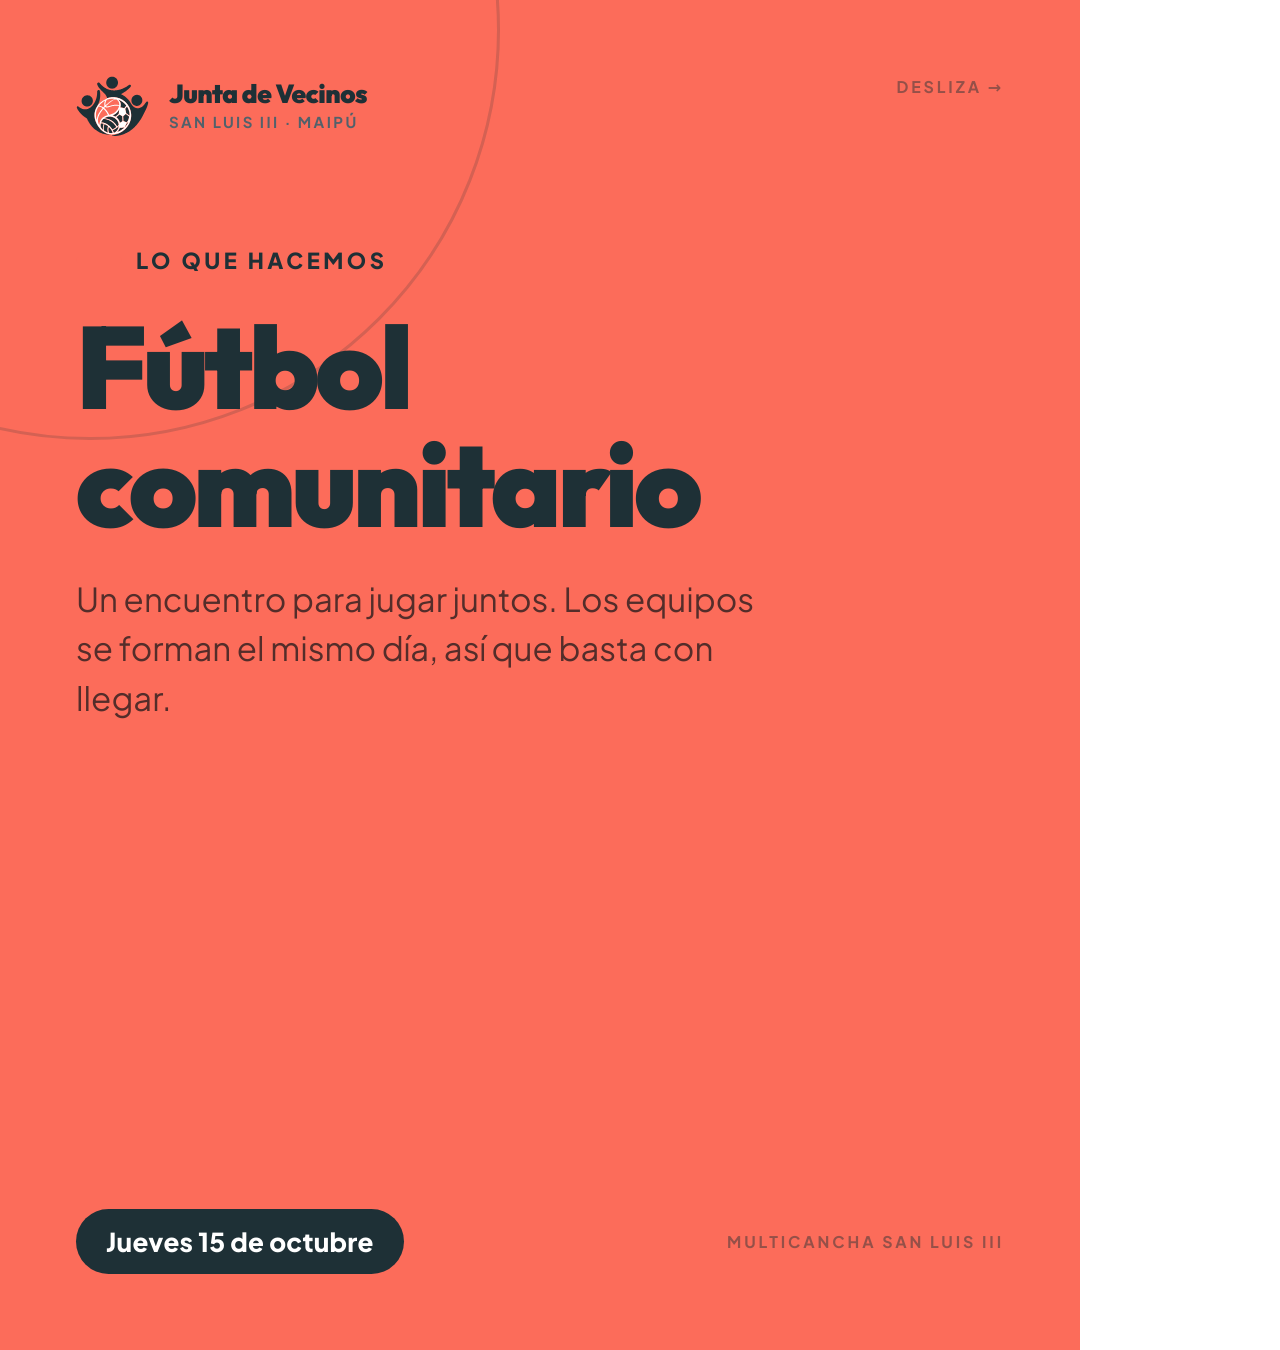
<file: marca/plantillas/ig-carrusel/ig-carrusel.html>
<!doctype html>
<html lang="es">
<head>
<meta charset="utf-8">
<title>IG carrusel · portada</title>
<!-- Generado por marca/tools/plantillas.mjs — no editar a mano -->
<link rel="stylesheet" href="../_base.css">
<style>
  html, body { width: 1080px; height: 1350px; }
  .canvas { width: 1080px; height: 1350px; }

</style>
</head>
<body>
<div class="canvas bg-salmon">
  <div class="ring" style="width:820px;height:820px;left:-320px;top:-380px;border-color:rgba(30,48,54,.18)"></div>

  <div style="position:absolute;inset:76px;display:flex;flex-direction:column">
    <div style="display:flex;justify-content:space-between;align-items:flex-start">
      <div class="brandmark">
        <svg viewBox="165 54 930 767" width="73"
       height="60" role="img"
       aria-label="Junta de Vecinos San Luis III">
  <clipPath id="recorte"><rect x="165" y="54" width="930" height="767"/></clipPath>
  <g clip-path="url(#recorte)">
  <title>JJVV San Luis III, logotipo</title>
  <path fill="#1e3036" fill-rule="evenodd" d="M451.0 232.0L450.0 233.0L448.0 233.0L444.0 235.0L437.0 242.0L435.0 246.0L435.0 249.0L434.0 250.0L434.0 276.0L433.0 277.0L433.0 290.0L432.0 291.0L432.0 298.0L431.0 299.0L430.0 311.0L429.0 312.0L429.0 316.0L428.0 317.0L428.0 321.0L427.0 322.0L427.0 325.0L426.0 326.0L425.0 334.0L424.0 335.0L423.0 341.0L422.0 342.0L422.0 344.0L421.0 345.0L421.0 347.0L420.0 348.0L420.0 350.0L419.0 351.0L419.0 353.0L418.0 354.0L416.0 362.0L414.0 365.0L414.0 367.0L409.0 376.0L409.0 378.0L404.0 388.0L402.0 390.0L402.0 392.0L400.0 394.0L398.0 399.0L396.0 401.0L395.0 404.0L393.0 406.0L390.0 412.0L387.0 415.0L385.0 419.0L378.0 427.0L378.0 428.0L359.0 448.0L358.0 448.0L349.0 456.0L348.0 456.0L337.0 464.0L319.0 473.0L317.0 473.0L313.0 475.0L310.0 475.0L306.0 477.0L303.0 477.0L302.0 478.0L290.0 479.0L289.0 480.0L269.0 480.0L268.0 479.0L262.0 479.0L261.0 478.0L257.0 478.0L256.0 477.0L253.0 477.0L252.0 476.0L249.0 476.0L248.0 475.0L240.0 473.0L237.0 471.0L235.0 471.0L225.0 466.0L223.0 464.0L215.0 460.0L213.0 458.0L209.0 456.0L206.0 453.0L205.0 453.0L202.0 450.0L201.0 450.0L197.0 446.0L190.0 442.0L181.0 442.0L176.0 446.0L174.0 450.0L174.0 458.0L175.0 459.0L175.0 462.0L177.0 465.0L177.0 467.0L184.0 481.0L191.0 491.0L195.0 499.0L203.0 509.0L203.0 510.0L206.0 513.0L206.0 514.0L209.0 517.0L209.0 518.0L212.0 521.0L212.0 522.0L226.0 537.0L226.0 538.0L246.0 557.0L247.0 557.0L252.0 562.0L253.0 562.0L257.0 566.0L258.0 566.0L265.0 572.0L266.0 572.0L268.0 574.0L269.0 574.0L271.0 576.0L278.0 580.0L281.0 583.0L287.0 586.0L294.0 592.0L298.0 594.0L305.0 601.0L311.0 613.0L311.0 615.0L316.0 625.0L318.0 627.0L324.0 640.0L328.0 645.0L329.0 648.0L333.0 653.0L334.0 656.0L336.0 658.0L336.0 659.0L338.0 661.0L342.0 668.0L345.0 671.0L345.0 672.0L348.0 675.0L348.0 676.0L351.0 679.0L351.0 680.0L354.0 683.0L354.0 684.0L363.0 694.0L363.0 695.0L370.0 702.0L370.0 703.0L391.0 724.0L392.0 724.0L398.0 730.0L399.0 730.0L406.0 737.0L407.0 737.0L422.0 749.0L423.0 749.0L440.0 761.0L448.0 765.0L450.0 767.0L472.0 778.0L474.0 778.0L481.0 782.0L483.0 782.0L486.0 784.0L488.0 784.0L491.0 786.0L499.0 788.0L505.0 791.0L508.0 791.0L509.0 792.0L511.0 792.0L512.0 793.0L514.0 793.0L518.0 795.0L526.0 796.0L527.0 797.0L530.0 797.0L531.0 798.0L535.0 798.0L536.0 799.0L540.0 799.0L541.0 800.0L547.0 800.0L548.0 801.0L555.0 801.0L556.0 802.0L565.0 802.0L566.0 803.0L599.0 803.0L600.0 802.0L608.0 802.0L604.0 802.0L603.0 801.0L596.0 801.0L595.0 800.0L589.0 800.0L588.0 799.0L584.0 799.0L583.0 798.0L576.0 797.0L572.0 795.0L569.0 795.0L568.0 794.0L566.0 794.0L565.0 793.0L557.0 791.0L545.0 785.0L542.0 785.0L540.0 783.0L533.0 780.0L531.0 778.0L528.0 777.0L526.0 775.0L523.0 774.0L518.0 770.0L512.0 767.0L508.0 763.0L507.0 763.0L499.0 756.0L498.0 756.0L488.0 746.0L487.0 746.0L470.0 728.0L470.0 727.0L465.0 722.0L465.0 721.0L457.0 712.0L455.0 708.0L447.0 698.0L446.0 695.0L438.0 684.0L436.0 679.0L434.0 677.0L432.0 672.0L430.0 670.0L421.0 652.0L421.0 650.0L417.0 643.0L417.0 641.0L413.0 633.0L413.0 631.0L412.0 630.0L412.0 628.0L411.0 627.0L411.0 625.0L410.0 624.0L410.0 622.0L408.0 618.0L408.0 615.0L406.0 611.0L406.0 608.0L405.0 607.0L405.0 604.0L404.0 603.0L404.0 600.0L403.0 599.0L403.0 595.0L402.0 594.0L401.0 582.0L400.0 581.0L400.0 573.0L399.0 572.0L399.0 537.0L400.0 536.0L400.0 528.0L401.0 527.0L401.0 521.0L402.0 520.0L402.0 516.0L403.0 515.0L403.0 512.0L404.0 511.0L404.0 507.0L405.0 506.0L406.0 499.0L407.0 498.0L407.0 496.0L408.0 495.0L408.0 493.0L409.0 492.0L411.0 484.0L416.0 474.0L416.0 472.0L426.0 452.0L428.0 450.0L432.0 442.0L439.0 432.0L443.0 424.0L443.0 422.0L448.0 413.0L448.0 411.0L451.0 406.0L451.0 404.0L453.0 401.0L453.0 399.0L455.0 396.0L455.0 394.0L457.0 391.0L457.0 389.0L458.0 388.0L458.0 386.0L459.0 385.0L459.0 383.0L461.0 379.0L461.0 376.0L462.0 375.0L462.0 373.0L464.0 369.0L464.0 366.0L465.0 365.0L466.0 358.0L467.0 357.0L468.0 347.0L469.0 346.0L469.0 342.0L470.0 341.0L470.0 335.0L471.0 334.0L471.0 327.0L472.0 326.0L472.0 318.0L473.0 317.0L473.0 277.0L472.0 276.0L472.0 267.0L471.0 266.0L471.0 259.0L470.0 258.0L470.0 255.0L469.0 254.0L469.0 250.0L468.0 249.0L468.0 246.0L467.0 245.0L466.0 240.0L464.0 238.0L464.0 237.0L461.0 234.0L457.0 232.0ZM581.0 844.0L582.0 850.0L584.0 853.0L584.0 855.0L585.0 856.0L587.0 864.0L589.0 867.0L589.0 869.0L590.0 870.0L590.0 872.0L591.0 873.0L591.0 875.0L592.0 876.0L592.0 878.0L594.0 882.0L594.0 885.0L596.0 888.0L596.0 890.0L597.0 891.0L599.0 899.0L601.0 902.0L601.0 904.0L602.0 905.0L602.0 907.0L603.0 908.0L605.0 916.0L607.0 919.0L607.0 922.0L609.0 925.0L610.0 931.0L612.0 934.0L612.0 936.0L613.0 937.0L613.0 939.0L614.0 940.0L616.0 948.0L618.0 951.0L619.0 957.0L622.0 963.0L622.0 965.0L623.0 966.0L623.0 968.0L624.0 969.0L624.0 971.0L625.0 972.0L625.0 974.0L626.0 975.0L626.0 977.0L627.0 978.0L627.0 980.0L628.0 981.0L630.0 989.0L632.0 992.0L632.0 994.0L633.0 995.0L633.0 997.0L634.0 998.0L636.0 1006.0L637.0 1007.0L644.0 1007.0L645.0 1008.0L722.0 1008.0L726.0 1000.0L728.0 992.0L730.0 989.0L731.0 984.0L735.0 976.0L737.0 968.0L739.0 965.0L739.0 963.0L742.0 957.0L743.0 952.0L747.0 944.0L749.0 936.0L752.0 931.0L752.0 929.0L753.0 928.0L755.0 920.0L759.0 912.0L761.0 904.0L763.0 901.0L764.0 896.0L766.0 893.0L767.0 888.0L771.0 880.0L771.0 878.0L772.0 877.0L774.0 869.0L776.0 866.0L776.0 864.0L778.0 861.0L778.0 859.0L780.0 856.0L780.0 854.0L781.0 853.0L781.0 851.0L782.0 850.0L782.0 848.0L784.0 844.0L723.0 844.0L722.0 848.0L721.0 849.0L721.0 851.0L718.0 856.0L716.0 864.0L714.0 867.0L714.0 869.0L710.0 877.0L709.0 882.0L707.0 885.0L705.0 893.0L703.0 896.0L703.0 898.0L701.0 901.0L701.0 903.0L697.0 911.0L696.0 916.0L694.0 919.0L694.0 921.0L692.0 924.0L691.0 929.0L689.0 932.0L688.0 937.0L686.0 940.0L686.0 942.0L684.0 946.0L682.0 946.0L680.0 943.0L680.0 941.0L679.0 940.0L678.0 935.0L676.0 932.0L676.0 930.0L675.0 929.0L675.0 927.0L674.0 926.0L672.0 918.0L670.0 915.0L668.0 907.0L666.0 904.0L665.0 899.0L663.0 896.0L663.0 894.0L662.0 893.0L662.0 891.0L661.0 890.0L661.0 888.0L660.0 887.0L660.0 885.0L659.0 884.0L659.0 882.0L658.0 881.0L658.0 879.0L657.0 878.0L655.0 870.0L653.0 867.0L651.0 859.0L649.0 856.0L649.0 854.0L648.0 853.0L648.0 851.0L646.0 848.0L645.0 844.0ZM795.0 844.0L796.0 845.0L796.0 847.0L797.0 848.0L797.0 850.0L798.0 851.0L798.0 853.0L799.0 854.0L799.0 856.0L800.0 857.0L800.0 859.0L801.0 860.0L801.0 862.0L802.0 863.0L802.0 865.0L803.0 866.0L803.0 868.0L804.0 869.0L804.0 871.0L805.0 872.0L805.0 874.0L806.0 875.0L806.0 877.0L807.0 878.0L807.0 880.0L808.0 881.0L808.0 883.0L809.0 884.0L809.0 886.0L810.0 887.0L810.0 889.0L811.0 890.0L813.0 898.0L815.0 901.0L815.0 903.0L817.0 907.0L817.0 910.0L818.0 911.0L818.0 913.0L819.0 914.0L819.0 916.0L820.0 917.0L820.0 919.0L821.0 920.0L821.0 922.0L822.0 923.0L822.0 925.0L823.0 926.0L823.0 928.0L824.0 929.0L824.0 931.0L825.0 932.0L825.0 934.0L826.0 935.0L826.0 937.0L827.0 938.0L827.0 940.0L828.0 941.0L828.0 943.0L829.0 944.0L829.0 946.0L830.0 947.0L830.0 949.0L831.0 950.0L831.0 952.0L832.0 953.0L832.0 955.0L833.0 956.0L833.0 958.0L834.0 959.0L834.0 961.0L835.0 962.0L835.0 964.0L836.0 965.0L836.0 967.0L837.0 968.0L837.0 970.0L838.0 971.0L838.0 973.0L839.0 974.0L839.0 976.0L840.0 977.0L840.0 979.0L841.0 980.0L841.0 982.0L842.0 983.0L842.0 985.0L843.0 986.0L843.0 988.0L844.0 989.0L844.0 991.0L845.0 992.0L845.0 994.0L846.0 995.0L846.0 997.0L847.0 998.0L849.0 1006.0L853.0 1008.0L935.0 1008.0L936.0 1004.0L938.0 1001.0L938.0 999.0L940.0 996.0L941.0 991.0L943.0 988.0L943.0 986.0L947.0 978.0L948.0 973.0L952.0 965.0L952.0 963.0L955.0 957.0L956.0 952.0L960.0 944.0L960.0 942.0L963.0 936.0L965.0 928.0L967.0 925.0L967.0 923.0L969.0 920.0L969.0 918.0L971.0 915.0L971.0 913.0L973.0 910.0L973.0 908.0L977.0 900.0L977.0 898.0L978.0 897.0L979.0 892.0L981.0 889.0L982.0 884.0L985.0 879.0L987.0 871.0L989.0 868.0L989.0 866.0L991.0 863.0L992.0 858.0L994.0 855.0L994.0 853.0L995.0 852.0L997.0 844.0L934.0 844.0L933.0 848.0L932.0 849.0L932.0 851.0L928.0 859.0L927.0 864.0L923.0 872.0L922.0 877.0L918.0 885.0L918.0 887.0L917.0 888.0L915.0 896.0L913.0 899.0L913.0 901.0L909.0 909.0L908.0 914.0L906.0 917.0L906.0 919.0L902.0 927.0L902.0 929.0L901.0 930.0L899.0 938.0L895.0 946.0L893.0 946.0L892.0 945.0L892.0 943.0L891.0 942.0L890.0 937.0L888.0 934.0L888.0 931.0L886.0 928.0L886.0 926.0L885.0 925.0L885.0 923.0L884.0 922.0L884.0 920.0L883.0 919.0L883.0 917.0L882.0 916.0L882.0 914.0L881.0 913.0L881.0 911.0L880.0 910.0L878.0 902.0L876.0 899.0L874.0 891.0L872.0 888.0L872.0 886.0L871.0 885.0L871.0 883.0L870.0 882.0L870.0 880.0L869.0 879.0L867.0 871.0L865.0 868.0L865.0 866.0L864.0 865.0L862.0 857.0L860.0 854.0L860.0 852.0L858.0 849.0L857.0 844.0ZM298.0 301.0L297.0 302.0L292.0 302.0L291.0 303.0L288.0 303.0L287.0 304.0L282.0 305.0L279.0 307.0L277.0 307.0L273.0 309.0L271.0 311.0L268.0 312.0L261.0 318.0L260.0 318.0L248.0 331.0L248.0 332.0L244.0 337.0L241.0 343.0L241.0 345.0L239.0 348.0L239.0 351.0L237.0 355.0L237.0 358.0L236.0 359.0L236.0 364.0L235.0 365.0L235.0 382.0L236.0 383.0L236.0 389.0L237.0 390.0L237.0 393.0L238.0 394.0L240.0 402.0L248.0 416.0L257.0 426.0L258.0 426.0L262.0 430.0L263.0 430.0L269.0 435.0L273.0 437.0L275.0 437.0L282.0 441.0L285.0 441.0L286.0 442.0L288.0 442.0L289.0 443.0L293.0 443.0L294.0 444.0L303.0 444.0L304.0 445.0L309.0 445.0L310.0 444.0L318.0 444.0L319.0 443.0L323.0 443.0L324.0 442.0L332.0 440.0L344.0 434.0L346.0 432.0L350.0 430.0L360.0 421.0L360.0 420.0L366.0 414.0L367.0 411.0L369.0 409.0L374.0 399.0L374.0 397.0L376.0 393.0L376.0 390.0L377.0 389.0L377.0 386.0L378.0 385.0L378.0 379.0L379.0 378.0L379.0 365.0L378.0 364.0L378.0 358.0L377.0 357.0L376.0 350.0L375.0 349.0L375.0 347.0L374.0 346.0L374.0 344.0L373.0 343.0L373.0 341.0L371.0 337.0L369.0 335.0L368.0 332.0L365.0 329.0L365.0 328.0L352.0 315.0L351.0 315.0L348.0 312.0L343.0 310.0L341.0 308.0L339.0 308.0L331.0 304.0L328.0 304.0L327.0 303.0L324.0 303.0L323.0 302.0L319.0 302.0L318.0 301.0ZM564.0 844.0L490.0 844.0L490.0 950.0L489.0 951.0L489.0 955.0L488.0 956.0L488.0 958.0L483.0 963.0L479.0 965.0L469.0 965.0L468.0 964.0L462.0 963.0L452.0 958.0L445.0 953.0L443.0 955.0L439.0 962.0L436.0 965.0L436.0 966.0L434.0 968.0L434.0 969.0L432.0 971.0L432.0 972.0L430.0 974.0L426.0 981.0L423.0 984.0L421.0 988.0L418.0 991.0L418.0 992.0L419.0 992.0L424.0 996.0L427.0 997.0L429.0 999.0L437.0 1003.0L439.0 1003.0L442.0 1005.0L444.0 1005.0L445.0 1006.0L447.0 1006.0L448.0 1007.0L450.0 1007.0L454.0 1009.0L457.0 1009.0L458.0 1010.0L461.0 1010.0L462.0 1011.0L467.0 1011.0L468.0 1012.0L476.0 1012.0L477.0 1013.0L498.0 1013.0L499.0 1012.0L508.0 1012.0L509.0 1011.0L514.0 1011.0L515.0 1010.0L518.0 1010.0L519.0 1009.0L527.0 1007.0L542.0 999.0L551.0 990.0L551.0 989.0L556.0 983.0L559.0 977.0L559.0 975.0L561.0 971.0L561.0 968.0L562.0 967.0L562.0 963.0L563.0 962.0L563.0 953.0L564.0 952.0ZM419.0 845.0L359.0 845.0L358.0 844.0L356.0 844.0L355.0 845.0L355.0 949.0L354.0 950.0L353.0 954.0L346.0 961.0L342.0 963.0L339.0 963.0L338.0 964.0L319.0 964.0L318.0 963.0L314.0 963.0L313.0 962.0L307.0 961.0L289.0 952.0L287.0 956.0L284.0 959.0L283.0 962.0L277.0 969.0L276.0 972.0L264.0 989.0L263.0 992.0L277.0 1000.0L279.0 1000.0L282.0 1002.0L284.0 1002.0L292.0 1006.0L295.0 1006.0L296.0 1007.0L299.0 1007.0L300.0 1008.0L303.0 1008.0L304.0 1009.0L308.0 1009.0L309.0 1010.0L313.0 1010.0L314.0 1011.0L323.0 1011.0L324.0 1012.0L351.0 1012.0L352.0 1011.0L359.0 1011.0L360.0 1010.0L365.0 1010.0L366.0 1009.0L369.0 1009.0L370.0 1008.0L373.0 1008.0L374.0 1007.0L382.0 1005.0L394.0 999.0L400.0 994.0L401.0 994.0L408.0 986.0L408.0 985.0L412.0 980.0L414.0 976.0L414.0 974.0L415.0 973.0L415.0 971.0L417.0 967.0L417.0 963.0L418.0 962.0L418.0 953.0L419.0 952.0ZM485.0 648.0L504.0 648.0L505.0 649.0L511.0 649.0L512.0 650.0L516.0 650.0L517.0 651.0L524.0 652.0L528.0 654.0L531.0 654.0L539.0 658.0L541.0 658.0L559.0 667.0L561.0 669.0L564.0 670.0L566.0 672.0L573.0 676.0L576.0 679.0L577.0 679.0L586.0 687.0L587.0 687.0L608.0 708.0L608.0 709.0L613.0 714.0L613.0 715.0L616.0 718.0L616.0 719.0L619.0 722.0L621.0 726.0L624.0 729.0L624.0 730.0L628.0 735.0L632.0 733.0L634.0 733.0L652.0 724.0L654.0 722.0L657.0 721.0L659.0 719.0L662.0 718.0L664.0 716.0L665.0 716.0L667.0 714.0L674.0 710.0L677.0 707.0L677.0 705.0L675.0 701.0L673.0 700.0L672.0 696.0L670.0 694.0L670.0 693.0L668.0 691.0L664.0 684.0L661.0 681.0L661.0 680.0L649.0 667.0L649.0 666.0L629.0 647.0L628.0 647.0L621.0 641.0L617.0 639.0L614.0 636.0L608.0 633.0L606.0 631.0L603.0 630.0L601.0 628.0L583.0 619.0L581.0 619.0L578.0 617.0L576.0 617.0L573.0 615.0L571.0 615.0L565.0 612.0L562.0 612.0L561.0 611.0L555.0 610.0L554.0 609.0L551.0 609.0L550.0 608.0L541.0 607.0L540.0 606.0L534.0 606.0L533.0 605.0L514.0 605.0L507.0 611.0L507.0 612.0L499.0 621.0L499.0 622.0L493.0 630.0L487.0 642.0L487.0 644.0ZM524.0 596.0L542.0 596.0L543.0 597.0L549.0 597.0L550.0 598.0L555.0 598.0L556.0 599.0L561.0 599.0L562.0 600.0L569.0 601.0L570.0 602.0L576.0 603.0L582.0 606.0L587.0 607.0L595.0 611.0L597.0 611.0L605.0 615.0L607.0 617.0L616.0 621.0L624.0 627.0L627.0 628.0L630.0 631.0L631.0 631.0L634.0 634.0L635.0 634.0L639.0 638.0L640.0 638.0L644.0 642.0L645.0 642.0L663.0 660.0L663.0 661.0L669.0 667.0L669.0 668.0L675.0 675.0L675.0 676.0L683.0 687.0L684.0 690.0L686.0 692.0L688.0 696.0L692.0 695.0L708.0 679.0L707.0 665.0L706.0 664.0L706.0 661.0L705.0 660.0L705.0 657.0L703.0 653.0L702.0 647.0L700.0 644.0L700.0 642.0L694.0 630.0L692.0 628.0L688.0 621.0L680.0 612.0L680.0 611.0L667.0 599.0L666.0 599.0L663.0 596.0L662.0 596.0L657.0 592.0L654.0 591.0L652.0 589.0L642.0 584.0L640.0 584.0L637.0 582.0L635.0 582.0L634.0 581.0L632.0 581.0L631.0 580.0L629.0 580.0L625.0 578.0L617.0 577.0L616.0 576.0L612.0 576.0L611.0 575.0L603.0 575.0L602.0 574.0L584.0 574.0L583.0 575.0L575.0 575.0L574.0 576.0L565.0 577.0L561.0 579.0L558.0 579.0L557.0 580.0L552.0 581.0L549.0 583.0L547.0 583.0L533.0 590.0L531.0 592.0L527.0 594.0L526.0 596.0ZM799.0 541.0L797.0 543.0L796.0 543.0L789.0 550.0L788.0 550.0L782.0 556.0L781.0 556.0L775.0 562.0L774.0 562.0L769.0 567.0L768.0 567.0L768.0 585.0L769.0 586.0L769.0 609.0L770.0 610.0L770.0 628.0L778.0 632.0L780.0 632.0L787.0 636.0L789.0 636.0L794.0 639.0L796.0 639.0L803.0 643.0L805.0 643.0L808.0 645.0L810.0 645.0L819.0 637.0L819.0 636.0L823.0 631.0L830.0 617.0L830.0 615.0L832.0 612.0L832.0 610.0L833.0 609.0L833.0 607.0L834.0 606.0L834.0 604.0L835.0 603.0L835.0 601.0L837.0 597.0L837.0 594.0L838.0 593.0L838.0 589.0L839.0 588.0L839.0 585.0L840.0 584.0L840.0 579.0L841.0 578.0L841.0 571.0L840.0 571.0L829.0 562.0L827.0 562.0L825.0 559.0L823.0 559.0L821.0 556.0L820.0 556.0L817.0 553.0L816.0 553.0L813.0 550.0L812.0 550.0L804.0 543.0L802.0 543.0L801.0 541.0ZM718.0 548.0L702.0 562.0L701.0 562.0L695.0 568.0L694.0 568.0L687.0 575.0L686.0 575.0L681.0 580.0L679.0 581.0L681.0 582.0L687.0 588.0L688.0 588.0L697.0 597.0L697.0 598.0L705.0 607.0L705.0 608.0L711.0 616.0L713.0 621.0L715.0 623.0L717.0 627.0L717.0 629.0L721.0 636.0L721.0 638.0L722.0 639.0L722.0 641.0L724.0 645.0L725.0 651.0L728.0 651.0L731.0 648.0L735.0 646.0L738.0 643.0L742.0 641.0L749.0 635.0L750.0 635.0L756.0 630.0L757.0 630.0L757.0 616.0L756.0 615.0L756.0 592.0L755.0 591.0L755.0 569.0L751.0 567.0L749.0 565.0L746.0 564.0L744.0 562.0L741.0 561.0L739.0 559.0L729.0 554.0L727.0 552.0L724.0 551.0L722.0 549.0ZM708.0 360.0L709.0 360.0L723.0 375.0L723.0 376.0L727.0 381.0L731.0 389.0L731.0 391.0L733.0 394.0L733.0 396.0L734.0 397.0L734.0 400.0L735.0 401.0L735.0 404.0L736.0 405.0L736.0 411.0L737.0 412.0L737.0 431.0L736.0 432.0L736.0 438.0L735.0 439.0L734.0 448.0L733.0 449.0L732.0 453.0L734.0 455.0L740.0 455.0L741.0 456.0L752.0 457.0L753.0 458.0L756.0 458.0L757.0 459.0L761.0 459.0L762.0 460.0L765.0 460.0L766.0 461.0L773.0 462.0L774.0 463.0L780.0 464.0L781.0 465.0L789.0 455.0L789.0 454.0L792.0 451.0L792.0 450.0L795.0 447.0L795.0 446.0L798.0 443.0L798.0 442.0L801.0 439.0L801.0 438.0L804.0 435.0L805.0 432.0L803.0 428.0L793.0 417.0L793.0 416.0L780.0 403.0L779.0 403.0L772.0 396.0L771.0 396.0L758.0 385.0L752.0 382.0L750.0 380.0L749.0 380.0L744.0 376.0L741.0 375.0L739.0 373.0L723.0 365.0L721.0 365.0L716.0 362.0ZM528.0 671.0L528.0 673.0L526.0 676.0L526.0 678.0L525.0 679.0L525.0 681.0L523.0 685.0L523.0 688.0L522.0 689.0L522.0 692.0L521.0 693.0L521.0 697.0L520.0 698.0L520.0 704.0L519.0 705.0L519.0 731.0L520.0 732.0L520.0 737.0L521.0 738.0L521.0 741.0L522.0 742.0L522.0 745.0L523.0 746.0L524.0 751.0L526.0 754.0L527.0 754.0L535.0 760.0L544.0 764.0L546.0 766.0L548.0 766.0L555.0 770.0L557.0 770.0L565.0 774.0L568.0 774.0L570.0 775.0L569.0 769.0L568.0 768.0L568.0 764.0L567.0 763.0L567.0 758.0L566.0 757.0L566.0 750.0L565.0 749.0L565.0 730.0L566.0 729.0L566.0 720.0L567.0 719.0L568.0 709.0L569.0 708.0L569.0 705.0L570.0 704.0L572.0 696.0L570.0 695.0L566.0 691.0L562.0 689.0L559.0 686.0L558.0 686.0L550.0 680.0L532.0 671.0ZM814.0 447.0L793.0 474.0L794.0 478.0L795.0 479.0L795.0 481.0L796.0 482.0L796.0 485.0L797.0 486.0L797.0 489.0L798.0 490.0L798.0 493.0L799.0 494.0L799.0 497.0L800.0 498.0L800.0 501.0L801.0 502.0L801.0 505.0L802.0 506.0L802.0 510.0L803.0 511.0L803.0 516.0L804.0 517.0L804.0 521.0L805.0 522.0L806.0 530.0L810.0 532.0L813.0 535.0L814.0 535.0L817.0 538.0L821.0 540.0L832.0 549.0L833.0 549.0L839.0 554.0L843.0 556.0L847.0 560.0L847.0 558.0L848.0 557.0L848.0 541.0L847.0 540.0L847.0 531.0L846.0 530.0L845.0 518.0L844.0 517.0L844.0 513.0L843.0 512.0L843.0 509.0L842.0 508.0L841.0 501.0L840.0 500.0L840.0 498.0L839.0 497.0L839.0 495.0L838.0 494.0L838.0 492.0L837.0 491.0L835.0 483.0L832.0 478.0L832.0 476.0L818.0 449.0L816.0 447.0ZM582.0 706.0L582.0 710.0L581.0 711.0L581.0 714.0L580.0 715.0L580.0 720.0L579.0 721.0L580.0 726.0L579.0 727.0L579.0 730.0L578.0 731.0L578.0 747.0L580.0 751.0L579.0 756.0L580.0 757.0L581.0 767.0L582.0 768.0L583.0 774.0L585.0 777.0L585.0 779.0L586.0 780.0L590.0 780.0L591.0 781.0L596.0 781.0L597.0 782.0L605.0 782.0L606.0 783.0L627.0 783.0L628.0 782.0L632.0 782.0L631.0 781.0L629.0 773.0L627.0 770.0L627.0 768.0L619.0 752.0L617.0 750.0L613.0 742.0L611.0 740.0L609.0 736.0L606.0 733.0L604.0 729.0L595.0 719.0L595.0 718.0L583.0 706.0ZM708.0 695.0L708.0 696.0L694.0 710.0L693.0 710.0L688.0 715.0L687.0 715.0L683.0 719.0L682.0 719.0L675.0 725.0L674.0 725.0L666.0 731.0L663.0 732.0L661.0 734.0L658.0 735.0L656.0 737.0L644.0 743.0L642.0 743.0L637.0 746.0L635.0 746.0L635.0 749.0L639.0 756.0L639.0 758.0L641.0 761.0L641.0 763.0L642.0 764.0L642.0 766.0L645.0 772.0L645.0 774.0L646.0 775.0L647.0 779.0L652.0 778.0L662.0 773.0L664.0 771.0L668.0 769.0L683.0 755.0L683.0 754.0L690.0 746.0L690.0 744.0L692.0 743.0L693.0 740.0L695.0 738.0L701.0 726.0L701.0 724.0L702.0 723.0L702.0 721.0L704.0 717.0L704.0 714.0L706.0 710.0L706.0 706.0L707.0 705.0L706.0 701.0L708.0 699.0ZM715.0 481.0L715.0 483.0L711.0 491.0L709.0 493.0L708.0 496.0L706.0 498.0L702.0 505.0L698.0 509.0L698.0 510.0L694.0 514.0L694.0 515.0L678.0 531.0L677.0 531.0L672.0 536.0L671.0 536.0L668.0 539.0L664.0 541.0L661.0 544.0L651.0 549.0L649.0 551.0L634.0 558.0L636.0 558.0L642.0 561.0L647.0 562.0L650.0 564.0L652.0 564.0L660.0 568.0L662.0 570.0L666.0 572.0L669.0 572.0L681.0 561.0L682.0 561.0L687.0 556.0L688.0 556.0L704.0 541.0L705.0 541.0L709.0 536.0L708.0 535.0L708.0 532.0L709.0 531.0L709.0 526.0L710.0 525.0L709.0 515.0L711.0 513.0L711.0 505.0L712.0 504.0L712.0 497.0L713.0 496.0L713.0 490.0L714.0 489.0L714.0 484.0L715.0 483.0ZM482.0 660.0L481.0 661.0L480.0 669.0L479.0 670.0L479.0 680.0L478.0 681.0L478.0 686.0L479.0 687.0L479.0 696.0L480.0 697.0L480.0 701.0L481.0 702.0L482.0 707.0L484.0 711.0L486.0 713.0L487.0 716.0L492.0 722.0L492.0 723.0L496.0 727.0L496.0 728.0L510.0 742.0L509.0 740.0L509.0 736.0L508.0 735.0L508.0 731.0L507.0 730.0L507.0 701.0L508.0 700.0L508.0 695.0L509.0 694.0L509.0 690.0L510.0 689.0L511.0 682.0L512.0 681.0L513.0 676.0L515.0 673.0L515.0 671.0L517.0 667.0L516.0 665.0L510.0 664.0L509.0 663.0L506.0 663.0L505.0 662.0L502.0 662.0L501.0 661.0L495.0 661.0L494.0 660.0ZM780.0 712.0L775.0 712.0L774.0 713.0L770.0 713.0L769.0 714.0L765.0 714.0L764.0 715.0L759.0 715.0L758.0 716.0L747.0 716.0L746.0 717.0L731.0 717.0L730.0 716.0L725.0 716.0L723.0 718.0L723.0 720.0L709.0 747.0L706.0 750.0L704.0 754.0L697.0 762.0L697.0 763.0L692.0 768.0L694.0 768.0L697.0 766.0L699.0 766.0L702.0 764.0L704.0 764.0L711.0 760.0L713.0 760.0L727.0 753.0L729.0 751.0L734.0 749.0L736.0 747.0L739.0 746.0L741.0 744.0L742.0 744.0L744.0 742.0L751.0 738.0L754.0 735.0L758.0 733.0L766.0 726.0L767.0 726.0L780.0 714.0ZM830.0 644.0L829.0 644.0L824.0 649.0L823.0 649.0L814.0 657.0L807.0 671.0L805.0 673.0L802.0 680.0L800.0 682.0L797.0 689.0L795.0 691.0L793.0 696.0L791.0 698.0L789.0 702.0L789.0 704.0L790.0 704.0L796.0 698.0L796.0 697.0L802.0 691.0L802.0 690.0L806.0 686.0L808.0 682.0L811.0 679.0L811.0 678.0L815.0 673.0L816.0 670.0L818.0 668.0L819.0 665.0L821.0 663.0Z"/>
  <path fill="#fc6c5a" fill-rule="evenodd" d="M712.0 437.0L710.0 436.0L700.0 436.0L699.0 435.0L663.0 435.0L662.0 436.0L646.0 437.0L645.0 438.0L640.0 438.0L639.0 439.0L635.0 439.0L634.0 440.0L630.0 440.0L629.0 441.0L626.0 441.0L625.0 442.0L621.0 442.0L620.0 443.0L613.0 444.0L612.0 445.0L606.0 446.0L605.0 447.0L603.0 447.0L599.0 449.0L596.0 449.0L595.0 450.0L593.0 450.0L592.0 451.0L590.0 451.0L586.0 453.0L583.0 453.0L579.0 455.0L576.0 455.0L575.0 456.0L572.0 456.0L571.0 457.0L567.0 457.0L566.0 458.0L559.0 458.0L558.0 459.0L547.0 458.0L544.0 456.0L542.0 456.0L537.0 452.0L535.0 452.0L526.0 462.0L546.0 482.0L546.0 483.0L551.0 488.0L551.0 489.0L555.0 493.0L555.0 494.0L561.0 501.0L561.0 502.0L573.0 519.0L574.0 522.0L576.0 524.0L578.0 529.0L580.0 531.0L588.0 547.0L590.0 548.0L591.0 547.0L598.0 546.0L599.0 545.0L601.0 545.0L605.0 543.0L608.0 543.0L609.0 542.0L617.0 540.0L620.0 538.0L622.0 538.0L625.0 536.0L627.0 536.0L647.0 526.0L649.0 524.0L650.0 524.0L652.0 522.0L659.0 518.0L668.0 510.0L669.0 510.0L686.0 492.0L686.0 491.0L689.0 488.0L689.0 487.0L697.0 476.0L705.0 460.0L705.0 458.0L707.0 455.0L707.0 453.0L708.0 452.0L708.0 450.0L709.0 449.0L709.0 447.0L711.0 443.0L711.0 439.0ZM515.0 476.0L514.0 476.0L506.0 485.0L506.0 486.0L497.0 497.0L495.0 501.0L489.0 508.0L489.0 509.0L479.0 523.0L478.0 526.0L476.0 528.0L475.0 531.0L470.0 538.0L459.0 560.0L459.0 562.0L456.0 567.0L455.0 572.0L453.0 575.0L453.0 577.0L452.0 578.0L452.0 580.0L450.0 584.0L450.0 587.0L449.0 588.0L449.0 591.0L448.0 592.0L448.0 596.0L447.0 597.0L447.0 602.0L446.0 603.0L446.0 610.0L445.0 611.0L445.0 630.0L446.0 631.0L446.0 638.0L447.0 639.0L448.0 647.0L449.0 648.0L451.0 656.0L453.0 659.0L453.0 661.0L455.0 665.0L457.0 667.0L458.0 670.0L461.0 673.0L463.0 677.0L463.0 661.0L464.0 660.0L464.0 653.0L465.0 652.0L465.0 648.0L466.0 647.0L467.0 639.0L468.0 638.0L468.0 636.0L470.0 633.0L470.0 631.0L472.0 628.0L472.0 626.0L475.0 620.0L477.0 618.0L478.0 615.0L480.0 613.0L482.0 609.0L488.0 602.0L488.0 601.0L505.0 584.0L506.0 584.0L510.0 580.0L511.0 580.0L522.0 572.0L525.0 571.0L527.0 569.0L537.0 564.0L539.0 564.0L544.0 561.0L549.0 560.0L552.0 558.0L554.0 558.0L555.0 557.0L557.0 557.0L561.0 555.0L564.0 555.0L565.0 554.0L570.0 553.0L565.0 542.0L563.0 540.0L561.0 535.0L559.0 533.0L558.0 530.0L556.0 528.0L555.0 525.0L551.0 520.0L550.0 517.0L548.0 515.0L546.0 511.0L543.0 508.0L541.0 504.0L537.0 500.0L537.0 499.0L534.0 496.0L534.0 495.0L524.0 485.0L524.0 484.0ZM711.0 395.0L710.0 394.0L709.0 389.0L701.0 374.0L696.0 369.0L696.0 368.0L688.0 361.0L676.0 355.0L667.0 355.0L666.0 356.0L662.0 356.0L661.0 357.0L659.0 357.0L658.0 358.0L650.0 360.0L634.0 368.0L629.0 372.0L626.0 373.0L624.0 375.0L620.0 377.0L617.0 380.0L616.0 380.0L613.0 383.0L612.0 383.0L609.0 386.0L608.0 386.0L604.0 390.0L603.0 390.0L600.0 393.0L599.0 393.0L580.0 410.0L579.0 410.0L549.0 438.0L554.0 441.0L560.0 441.0L561.0 442.0L563.0 442.0L564.0 441.0L571.0 441.0L572.0 440.0L579.0 439.0L583.0 437.0L586.0 437.0L587.0 436.0L589.0 436.0L593.0 434.0L596.0 434.0L597.0 433.0L599.0 433.0L603.0 431.0L606.0 431.0L607.0 430.0L613.0 429.0L614.0 428.0L617.0 428.0L618.0 427.0L622.0 427.0L623.0 426.0L631.0 425.0L632.0 424.0L637.0 424.0L638.0 423.0L644.0 423.0L645.0 422.0L653.0 422.0L654.0 421.0L694.0 421.0L695.0 422.0L702.0 422.0L703.0 423.0L710.0 423.0L711.0 424.0L714.0 424.0L714.0 411.0L713.0 410.0L713.0 404.0L712.0 403.0ZM464.0 447.0L460.0 447.0L459.0 446.0L453.0 446.0L453.0 447.0L451.0 449.0L450.0 452.0L446.0 457.0L444.0 462.0L442.0 464.0L436.0 476.0L436.0 478.0L431.0 488.0L431.0 490.0L430.0 491.0L430.0 493.0L429.0 494.0L429.0 496.0L428.0 497.0L428.0 499.0L426.0 503.0L426.0 506.0L424.0 510.0L424.0 514.0L423.0 515.0L423.0 519.0L422.0 520.0L422.0 525.0L421.0 526.0L421.0 532.0L420.0 533.0L420.0 546.0L419.0 547.0L419.0 558.0L420.0 559.0L420.0 574.0L421.0 575.0L421.0 581.0L422.0 582.0L422.0 586.0L423.0 587.0L423.0 591.0L424.0 592.0L425.0 601.0L426.0 602.0L428.0 610.0L428.0 608.0L429.0 607.0L429.0 599.0L430.0 598.0L430.0 593.0L431.0 592.0L431.0 588.0L432.0 587.0L432.0 584.0L433.0 583.0L433.0 579.0L435.0 575.0L435.0 572.0L437.0 569.0L437.0 567.0L438.0 566.0L439.0 561.0L441.0 558.0L441.0 556.0L445.0 549.0L445.0 547.0L451.0 535.0L453.0 533.0L455.0 528.0L457.0 526.0L459.0 521.0L463.0 516.0L464.0 513.0L469.0 507.0L473.0 500.0L476.0 497.0L476.0 496.0L479.0 493.0L479.0 492.0L482.0 489.0L482.0 488.0L485.0 485.0L485.0 484.0L501.0 465.0L499.0 463.0L496.0 462.0L489.0 457.0L477.0 451.0L475.0 451.0L471.0 449.0L468.0 449.0ZM655.0 350.0L653.0 349.0L649.0 349.0L648.0 348.0L639.0 348.0L638.0 347.0L613.0 347.0L612.0 348.0L603.0 348.0L602.0 349.0L596.0 349.0L595.0 350.0L591.0 350.0L590.0 351.0L586.0 351.0L585.0 352.0L578.0 353.0L577.0 354.0L571.0 355.0L570.0 356.0L568.0 356.0L567.0 357.0L565.0 357.0L562.0 359.0L558.0 360.0L556.0 362.0L549.0 376.0L549.0 378.0L547.0 381.0L547.0 383.0L546.0 384.0L546.0 386.0L544.0 390.0L544.0 393.0L543.0 394.0L543.0 397.0L542.0 398.0L542.0 403.0L541.0 404.0L541.0 414.0L540.0 415.0L540.0 418.0L541.0 419.0L541.0 425.0L542.0 425.0L550.0 417.0L551.0 417.0L555.0 413.0L556.0 413.0L561.0 408.0L562.0 408.0L567.0 403.0L568.0 403.0L571.0 400.0L572.0 400.0L581.0 392.0L582.0 392.0L597.0 380.0L601.0 378.0L604.0 375.0L605.0 375.0L613.0 369.0L616.0 368.0L621.0 364.0L628.0 361.0L630.0 359.0L638.0 355.0L643.0 354.0L646.0 352.0L648.0 352.0L652.0 350.0ZM533.0 373.0L530.0 373.0L526.0 376.0L523.0 377.0L521.0 379.0L518.0 380.0L516.0 382.0L512.0 384.0L509.0 387.0L508.0 387.0L505.0 390.0L504.0 390.0L501.0 393.0L500.0 393.0L494.0 399.0L493.0 399.0L475.0 417.0L475.0 418.0L465.0 429.0L465.0 430.0L462.0 434.0L466.0 434.0L467.0 435.0L476.0 436.0L477.0 437.0L480.0 437.0L481.0 438.0L486.0 439.0L489.0 441.0L491.0 441.0L494.0 443.0L496.0 443.0L504.0 447.0L506.0 449.0L513.0 452.0L526.0 439.0L526.0 437.0L524.0 433.0L524.0 429.0L523.0 428.0L523.0 405.0L524.0 404.0L524.0 399.0L525.0 398.0L525.0 394.0L526.0 393.0L527.0 386.0L529.0 383.0L529.0 381.0Z"/><path fill="#1e3036" fill-rule="evenodd" d="M189.0 1059.0L189.0 1148.0L190.0 1149.0L190.0 1153.0L191.0 1154.0L192.0 1159.0L195.0 1165.0L204.0 1174.0L205.0 1174.0L210.0 1178.0L212.0 1178.0L215.0 1180.0L218.0 1180.0L219.0 1181.0L477.0 1181.0L478.0 1182.0L480.0 1181.0L530.0 1181.0L531.0 1182.0L556.0 1182.0L557.0 1181.0L560.0 1181.0L561.0 1182.0L570.0 1182.0L571.0 1181.0L579.0 1181.0L580.0 1182.0L1032.0 1182.0L1033.0 1181.0L1037.0 1181.0L1038.0 1180.0L1040.0 1180.0L1044.0 1178.0L1046.0 1176.0L1050.0 1174.0L1057.0 1167.0L1061.0 1160.0L1061.0 1158.0L1063.0 1154.0L1063.0 1150.0L1064.0 1149.0L1064.0 1058.0L1063.0 1057.0L1063.0 1053.0L1058.0 1042.0L1048.0 1032.0L1040.0 1028.0L1038.0 1028.0L1037.0 1027.0L1033.0 1027.0L1032.0 1026.0L552.0 1026.0L551.0 1025.0L538.0 1025.0L537.0 1026.0L514.0 1026.0L513.0 1025.0L221.0 1025.0L220.0 1026.0L213.0 1027.0L207.0 1030.0L205.0 1032.0L204.0 1032.0L196.0 1040.0L192.0 1047.0L191.0 1053.0L190.0 1054.0L190.0 1058.0ZM443.0 140.0L439.0 144.0L438.0 144.0L434.0 151.0L434.0 161.0L435.0 162.0L436.0 167.0L438.0 170.0L438.0 172.0L442.0 180.0L444.0 182.0L446.0 187.0L451.0 194.0L452.0 197.0L460.0 207.0L460.0 208.0L464.0 212.0L464.0 213.0L467.0 216.0L467.0 217.0L480.0 231.0L480.0 232.0L498.0 250.0L499.0 250.0L513.0 264.0L514.0 264.0L530.0 280.0L530.0 281.0L540.0 292.0L540.0 293.0L545.0 299.0L547.0 304.0L549.0 306.0L555.0 318.0L555.0 320.0L557.0 323.0L557.0 325.0L559.0 329.0L560.0 335.0L562.0 337.0L563.0 336.0L565.0 336.0L569.0 334.0L572.0 334.0L576.0 332.0L579.0 332.0L580.0 331.0L583.0 331.0L584.0 330.0L587.0 330.0L588.0 329.0L592.0 329.0L593.0 328.0L597.0 328.0L598.0 327.0L602.0 327.0L603.0 326.0L619.0 325.0L620.0 324.0L657.0 324.0L658.0 325.0L666.0 325.0L667.0 326.0L679.0 327.0L680.0 328.0L689.0 329.0L690.0 330.0L697.0 331.0L701.0 333.0L704.0 333.0L705.0 334.0L707.0 334.0L708.0 335.0L716.0 337.0L719.0 339.0L721.0 339.0L731.0 344.0L733.0 344.0L741.0 348.0L743.0 350.0L752.0 354.0L754.0 356.0L760.0 359.0L762.0 361.0L766.0 363.0L769.0 366.0L773.0 368.0L781.0 375.0L782.0 375.0L787.0 380.0L788.0 380.0L812.0 404.0L812.0 405.0L818.0 411.0L818.0 412.0L824.0 419.0L826.0 423.0L831.0 429.0L835.0 437.0L839.0 442.0L850.0 464.0L850.0 466.0L855.0 476.0L855.0 478.0L856.0 479.0L856.0 481.0L857.0 482.0L857.0 484.0L858.0 485.0L858.0 487.0L859.0 488.0L859.0 490.0L861.0 494.0L862.0 501.0L864.0 505.0L864.0 509.0L865.0 510.0L865.0 514.0L866.0 515.0L866.0 519.0L867.0 520.0L867.0 525.0L868.0 526.0L868.0 533.0L869.0 534.0L869.0 545.0L870.0 546.0L870.0 570.0L869.0 571.0L869.0 582.0L868.0 583.0L868.0 589.0L867.0 590.0L867.0 596.0L866.0 597.0L865.0 606.0L864.0 607.0L864.0 610.0L863.0 611.0L862.0 618.0L860.0 622.0L860.0 625.0L858.0 628.0L858.0 630.0L857.0 631.0L855.0 639.0L850.0 649.0L850.0 651.0L839.0 673.0L837.0 675.0L833.0 683.0L831.0 685.0L831.0 686.0L829.0 688.0L825.0 695.0L822.0 698.0L820.0 702.0L816.0 706.0L816.0 707.0L812.0 711.0L812.0 712.0L804.0 720.0L804.0 721.0L778.0 746.0L777.0 746.0L764.0 757.0L763.0 757.0L746.0 769.0L743.0 770.0L741.0 772.0L736.0 774.0L734.0 776.0L706.0 790.0L704.0 790.0L701.0 792.0L699.0 792.0L696.0 794.0L694.0 794.0L686.0 798.0L684.0 798.0L683.0 799.0L678.0 800.0L675.0 802.0L673.0 802.0L672.0 803.0L670.0 803.0L666.0 805.0L663.0 805.0L662.0 806.0L660.0 806.0L656.0 808.0L653.0 808.0L652.0 809.0L646.0 810.0L642.0 812.0L639.0 812.0L638.0 813.0L635.0 813.0L634.0 814.0L627.0 815.0L626.0 816.0L624.0 816.0L622.0 818.0L625.0 820.0L631.0 820.0L632.0 821.0L670.0 821.0L671.0 820.0L693.0 819.0L694.0 818.0L699.0 818.0L700.0 817.0L705.0 817.0L706.0 816.0L710.0 816.0L711.0 815.0L716.0 815.0L717.0 814.0L721.0 814.0L722.0 813.0L725.0 813.0L726.0 812.0L729.0 812.0L730.0 811.0L737.0 810.0L738.0 809.0L744.0 808.0L748.0 806.0L751.0 806.0L752.0 805.0L754.0 805.0L755.0 804.0L757.0 804.0L758.0 803.0L766.0 801.0L769.0 799.0L774.0 798.0L777.0 796.0L782.0 795.0L791.0 790.0L793.0 790.0L804.0 784.0L806.0 784.0L816.0 779.0L818.0 777.0L825.0 774.0L827.0 772.0L832.0 770.0L837.0 766.0L845.0 762.0L847.0 760.0L851.0 758.0L854.0 755.0L855.0 755.0L857.0 753.0L864.0 749.0L868.0 745.0L869.0 745.0L877.0 738.0L878.0 738.0L881.0 735.0L882.0 735.0L889.0 728.0L890.0 728.0L896.0 722.0L897.0 722.0L914.0 705.0L915.0 705.0L918.0 702.0L918.0 701.0L932.0 687.0L932.0 686.0L938.0 680.0L938.0 679.0L945.0 672.0L945.0 671.0L949.0 667.0L949.0 666.0L952.0 663.0L952.0 662.0L961.0 652.0L965.0 645.0L972.0 637.0L972.0 636.0L974.0 634.0L976.0 630.0L979.0 627.0L979.0 626.0L985.0 618.0L986.0 615.0L994.0 604.0L995.0 601.0L997.0 599.0L998.0 596.0L1003.0 589.0L1005.0 584.0L1007.0 582.0L1011.0 573.0L1013.0 571.0L1020.0 556.0L1022.0 554.0L1054.0 490.0L1054.0 488.0L1060.0 477.0L1060.0 475.0L1067.0 461.0L1067.0 459.0L1071.0 451.0L1072.0 446.0L1074.0 443.0L1074.0 441.0L1075.0 440.0L1075.0 438.0L1076.0 437.0L1076.0 435.0L1077.0 434.0L1077.0 432.0L1078.0 431.0L1078.0 429.0L1080.0 425.0L1080.0 422.0L1081.0 421.0L1081.0 419.0L1083.0 415.0L1083.0 412.0L1084.0 411.0L1084.0 407.0L1085.0 406.0L1085.0 402.0L1086.0 401.0L1086.0 390.0L1085.0 389.0L1084.0 385.0L1081.0 382.0L1077.0 380.0L1069.0 380.0L1065.0 382.0L1059.0 388.0L1059.0 389.0L1056.0 392.0L1052.0 399.0L1045.0 407.0L1043.0 411.0L1034.0 421.0L1034.0 422.0L1027.0 429.0L1027.0 430.0L1009.0 446.0L1008.0 446.0L1003.0 450.0L998.0 452.0L996.0 454.0L989.0 458.0L987.0 458.0L984.0 460.0L982.0 460.0L976.0 463.0L968.0 464.0L967.0 465.0L960.0 465.0L959.0 466.0L948.0 466.0L947.0 465.0L939.0 465.0L938.0 464.0L934.0 464.0L933.0 463.0L931.0 463.0L930.0 462.0L922.0 460.0L910.0 454.0L908.0 452.0L901.0 448.0L888.0 436.0L888.0 435.0L882.0 429.0L882.0 428.0L878.0 424.0L878.0 423.0L872.0 416.0L869.0 410.0L867.0 408.0L866.0 405.0L862.0 400.0L861.0 397.0L857.0 392.0L856.0 389.0L854.0 387.0L851.0 381.0L846.0 375.0L844.0 371.0L839.0 366.0L835.0 359.0L830.0 354.0L830.0 353.0L815.0 337.0L814.0 337.0L798.0 322.0L797.0 322.0L786.0 313.0L785.0 313.0L777.0 307.0L772.0 305.0L767.0 301.0L744.0 290.0L742.0 288.0L742.0 286.0L744.0 283.0L745.0 283.0L750.0 279.0L753.0 278.0L758.0 274.0L761.0 273.0L763.0 271.0L766.0 270.0L771.0 266.0L774.0 265.0L779.0 261.0L782.0 260.0L784.0 258.0L785.0 258.0L787.0 256.0L788.0 256.0L790.0 254.0L791.0 254.0L793.0 252.0L800.0 248.0L807.0 242.0L808.0 242.0L818.0 234.0L819.0 234.0L830.0 224.0L831.0 224.0L854.0 201.0L854.0 200.0L862.0 191.0L865.0 185.0L865.0 183.0L866.0 182.0L866.0 177.0L865.0 176.0L864.0 172.0L861.0 169.0L855.0 166.0L845.0 166.0L839.0 169.0L832.0 175.0L825.0 179.0L822.0 182.0L821.0 182.0L810.0 190.0L807.0 191.0L800.0 196.0L791.0 200.0L789.0 202.0L777.0 208.0L775.0 208.0L764.0 214.0L762.0 214.0L759.0 216.0L757.0 216.0L749.0 220.0L743.0 221.0L740.0 223.0L738.0 223.0L734.0 225.0L731.0 225.0L727.0 227.0L724.0 227.0L720.0 229.0L716.0 229.0L712.0 231.0L708.0 231.0L707.0 232.0L704.0 232.0L703.0 233.0L698.0 233.0L697.0 234.0L692.0 234.0L691.0 235.0L685.0 235.0L684.0 236.0L676.0 236.0L675.0 237.0L663.0 237.0L662.0 238.0L640.0 238.0L639.0 237.0L625.0 237.0L624.0 236.0L617.0 236.0L616.0 235.0L611.0 235.0L610.0 234.0L606.0 234.0L605.0 233.0L600.0 233.0L599.0 232.0L596.0 232.0L592.0 230.0L589.0 230.0L588.0 229.0L586.0 229.0L585.0 228.0L583.0 228.0L582.0 227.0L580.0 227.0L579.0 226.0L577.0 226.0L576.0 225.0L568.0 223.0L554.0 216.0L552.0 216.0L548.0 214.0L546.0 212.0L532.0 205.0L529.0 202.0L528.0 202.0L526.0 200.0L519.0 196.0L516.0 193.0L515.0 193.0L512.0 190.0L511.0 190.0L507.0 186.0L506.0 186.0L500.0 180.0L499.0 180.0L484.0 165.0L484.0 164.0L476.0 156.0L476.0 155.0L471.0 150.0L471.0 149.0L466.0 144.0L466.0 143.0L465.0 143.0L462.0 140.0L458.0 138.0L447.0 138.0ZM617.0 63.0L616.0 64.0L610.0 64.0L609.0 65.0L606.0 65.0L605.0 66.0L597.0 68.0L589.0 72.0L587.0 74.0L581.0 77.0L576.0 82.0L575.0 82.0L565.0 93.0L565.0 94.0L563.0 96.0L563.0 97.0L561.0 99.0L560.0 102.0L557.0 106.0L557.0 108.0L555.0 111.0L555.0 113.0L554.0 114.0L554.0 116.0L552.0 120.0L552.0 123.0L551.0 124.0L551.0 130.0L550.0 131.0L550.0 148.0L551.0 149.0L551.0 155.0L552.0 156.0L552.0 159.0L553.0 160.0L553.0 162.0L554.0 163.0L554.0 165.0L555.0 166.0L555.0 168.0L557.0 171.0L558.0 175.0L562.0 180.0L565.0 186.0L569.0 190.0L569.0 191.0L571.0 193.0L572.0 193.0L580.0 201.0L581.0 201.0L584.0 204.0L598.0 211.0L600.0 211.0L604.0 213.0L607.0 213.0L608.0 214.0L611.0 214.0L612.0 215.0L619.0 215.0L620.0 216.0L629.0 216.0L630.0 215.0L638.0 215.0L639.0 214.0L642.0 214.0L643.0 213.0L651.0 211.0L654.0 209.0L656.0 209.0L662.0 206.0L664.0 204.0L668.0 202.0L671.0 199.0L672.0 199.0L683.0 188.0L683.0 187.0L688.0 181.0L689.0 178.0L691.0 176.0L694.0 170.0L694.0 168.0L695.0 167.0L695.0 165.0L696.0 164.0L696.0 162.0L697.0 161.0L697.0 159.0L699.0 155.0L699.0 149.0L700.0 148.0L700.0 130.0L699.0 129.0L698.0 119.0L697.0 118.0L695.0 110.0L689.0 98.0L687.0 96.0L685.0 92.0L681.0 88.0L681.0 87.0L675.0 81.0L674.0 81.0L671.0 78.0L670.0 78.0L667.0 75.0L664.0 74.0L662.0 72.0L658.0 70.0L656.0 70.0L651.0 67.0L646.0 66.0L645.0 65.0L642.0 65.0L641.0 64.0L635.0 64.0L634.0 63.0ZM935.0 295.0L934.0 296.0L929.0 296.0L928.0 297.0L925.0 297.0L924.0 298.0L916.0 300.0L904.0 306.0L901.0 309.0L900.0 309.0L885.0 324.0L881.0 332.0L878.0 336.0L878.0 338.0L876.0 341.0L876.0 343.0L874.0 347.0L874.0 350.0L873.0 351.0L873.0 356.0L872.0 357.0L872.0 377.0L873.0 378.0L873.0 382.0L875.0 386.0L876.0 392.0L882.0 404.0L884.0 406.0L886.0 410.0L897.0 421.0L898.0 421.0L901.0 424.0L907.0 427.0L909.0 429.0L911.0 429.0L916.0 432.0L918.0 432.0L922.0 434.0L926.0 434.0L927.0 435.0L931.0 435.0L932.0 436.0L950.0 436.0L951.0 435.0L955.0 435.0L956.0 434.0L959.0 434.0L960.0 433.0L965.0 432.0L968.0 430.0L970.0 430.0L976.0 427.0L986.0 419.0L987.0 419.0L998.0 407.0L1006.0 393.0L1006.0 391.0L1008.0 388.0L1009.0 382.0L1010.0 381.0L1010.0 377.0L1011.0 376.0L1011.0 353.0L1010.0 352.0L1010.0 348.0L1008.0 344.0L1008.0 341.0L1005.0 336.0L1005.0 334.0L1003.0 330.0L1001.0 328.0L997.0 321.0L984.0 308.0L976.0 304.0L972.0 301.0L970.0 301.0L967.0 299.0L965.0 299.0L961.0 297.0L958.0 297.0L957.0 296.0L952.0 296.0L951.0 295.0ZM441.0 1057.0L470.0 1057.0L472.0 1059.0L475.0 1065.0L479.0 1070.0L484.0 1080.0L486.0 1082.0L487.0 1085.0L489.0 1087.0L490.0 1090.0L492.0 1092.0L493.0 1095.0L495.0 1097.0L496.0 1100.0L499.0 1104.0L499.0 1058.0L500.0 1057.0L529.0 1057.0L531.0 1059.0L531.0 1065.0L530.0 1066.0L530.0 1156.0L529.0 1157.0L498.0 1157.0L471.0 1114.0L471.0 1156.0L470.0 1157.0L440.0 1157.0L439.0 1156.0L439.0 1134.0L440.0 1133.0L440.0 1058.0ZM654.0 1057.0L685.0 1057.0L686.0 1058.0L686.0 1100.0L685.0 1101.0L685.0 1120.0L686.0 1121.0L686.0 1124.0L688.0 1128.0L690.0 1130.0L692.0 1130.0L693.0 1131.0L701.0 1131.0L703.0 1130.0L706.0 1127.0L707.0 1123.0L708.0 1122.0L708.0 1059.0L710.0 1057.0L740.0 1057.0L742.0 1059.0L742.0 1067.0L743.0 1068.0L743.0 1073.0L742.0 1074.0L742.0 1124.0L741.0 1125.0L741.0 1130.0L740.0 1131.0L739.0 1137.0L736.0 1143.0L729.0 1151.0L728.0 1151.0L725.0 1154.0L714.0 1159.0L710.0 1159.0L709.0 1160.0L702.0 1160.0L701.0 1161.0L693.0 1161.0L692.0 1160.0L685.0 1160.0L684.0 1159.0L681.0 1159.0L680.0 1158.0L675.0 1157.0L671.0 1154.0L668.0 1153.0L660.0 1145.0L660.0 1144.0L656.0 1139.0L656.0 1137.0L654.0 1133.0L654.0 1130.0L653.0 1129.0L653.0 1058.0ZM362.0 1057.0L398.0 1057.0L399.0 1058.0L400.0 1062.0L401.0 1063.0L401.0 1065.0L402.0 1066.0L402.0 1068.0L403.0 1069.0L403.0 1071.0L404.0 1072.0L404.0 1074.0L405.0 1075.0L405.0 1077.0L406.0 1078.0L406.0 1080.0L407.0 1081.0L407.0 1083.0L408.0 1084.0L408.0 1086.0L409.0 1087.0L409.0 1089.0L410.0 1090.0L410.0 1092.0L412.0 1095.0L412.0 1098.0L414.0 1101.0L414.0 1103.0L415.0 1104.0L415.0 1106.0L416.0 1107.0L416.0 1109.0L417.0 1110.0L417.0 1112.0L418.0 1113.0L418.0 1115.0L419.0 1116.0L419.0 1118.0L420.0 1119.0L420.0 1121.0L421.0 1122.0L421.0 1124.0L422.0 1125.0L422.0 1127.0L423.0 1128.0L423.0 1130.0L424.0 1131.0L426.0 1139.0L428.0 1142.0L428.0 1144.0L429.0 1145.0L429.0 1147.0L430.0 1148.0L430.0 1150.0L432.0 1154.0L432.0 1156.0L431.0 1157.0L399.0 1157.0L398.0 1156.0L398.0 1154.0L396.0 1150.0L396.0 1147.0L395.0 1146.0L395.0 1144.0L393.0 1140.0L363.0 1140.0L363.0 1142.0L362.0 1143.0L362.0 1145.0L361.0 1146.0L359.0 1154.0L357.0 1157.0L327.0 1157.0L326.0 1156.0L326.0 1153.0L327.0 1152.0L327.0 1150.0L328.0 1149.0L330.0 1141.0L332.0 1138.0L333.0 1133.0L335.0 1130.0L335.0 1128.0L336.0 1127.0L338.0 1119.0L340.0 1116.0L342.0 1108.0L344.0 1105.0L346.0 1097.0L348.0 1094.0L350.0 1086.0L352.0 1083.0L352.0 1081.0L353.0 1080.0L355.0 1072.0L357.0 1069.0L359.0 1061.0ZM269.0 1055.0L275.0 1055.0L276.0 1054.0L288.0 1054.0L289.0 1055.0L296.0 1055.0L297.0 1056.0L304.0 1057.0L310.0 1060.0L312.0 1060.0L316.0 1062.0L318.0 1064.0L317.0 1070.0L316.0 1071.0L316.0 1074.0L315.0 1075.0L314.0 1081.0L313.0 1082.0L313.0 1085.0L311.0 1089.0L308.0 1089.0L305.0 1087.0L303.0 1087.0L302.0 1086.0L300.0 1086.0L296.0 1084.0L292.0 1084.0L291.0 1083.0L278.0 1083.0L277.0 1084.0L275.0 1084.0L273.0 1086.0L273.0 1090.0L278.0 1093.0L297.0 1096.0L298.0 1097.0L303.0 1098.0L311.0 1102.0L319.0 1110.0L321.0 1114.0L321.0 1116.0L322.0 1117.0L322.0 1121.0L323.0 1122.0L323.0 1131.0L322.0 1132.0L322.0 1135.0L321.0 1136.0L321.0 1138.0L319.0 1142.0L311.0 1151.0L310.0 1151.0L307.0 1154.0L301.0 1157.0L299.0 1157.0L298.0 1158.0L290.0 1159.0L289.0 1160.0L264.0 1160.0L263.0 1159.0L259.0 1159.0L258.0 1158.0L255.0 1158.0L254.0 1157.0L251.0 1157.0L250.0 1156.0L245.0 1155.0L239.0 1152.0L237.0 1150.0L237.0 1145.0L238.0 1144.0L238.0 1142.0L239.0 1141.0L239.0 1139.0L240.0 1138.0L240.0 1136.0L242.0 1132.0L243.0 1126.0L245.0 1124.0L247.0 1124.0L254.0 1128.0L256.0 1128.0L260.0 1130.0L263.0 1130.0L264.0 1131.0L268.0 1131.0L269.0 1132.0L282.0 1132.0L283.0 1131.0L287.0 1130.0L288.0 1128.0L287.0 1125.0L283.0 1123.0L280.0 1123.0L279.0 1122.0L274.0 1122.0L273.0 1121.0L268.0 1121.0L267.0 1120.0L264.0 1120.0L263.0 1119.0L257.0 1118.0L251.0 1115.0L247.0 1111.0L245.0 1110.0L245.0 1109.0L242.0 1106.0L240.0 1102.0L240.0 1100.0L239.0 1099.0L239.0 1096.0L238.0 1095.0L238.0 1086.0L239.0 1085.0L239.0 1081.0L240.0 1080.0L240.0 1078.0L245.0 1069.0L251.0 1063.0L252.0 1063.0L257.0 1059.0L259.0 1059.0L262.0 1057.0L268.0 1056.0ZM827.0 1054.0L840.0 1054.0L841.0 1055.0L847.0 1055.0L848.0 1056.0L852.0 1056.0L853.0 1057.0L861.0 1059.0L867.0 1062.0L869.0 1064.0L868.0 1070.0L867.0 1071.0L867.0 1074.0L866.0 1075.0L866.0 1078.0L865.0 1079.0L865.0 1082.0L864.0 1083.0L864.0 1086.0L862.0 1089.0L859.0 1089.0L851.0 1085.0L849.0 1085.0L848.0 1084.0L844.0 1084.0L843.0 1083.0L829.0 1083.0L825.0 1085.0L824.0 1089.0L825.0 1091.0L829.0 1092.0L830.0 1093.0L833.0 1093.0L834.0 1094.0L839.0 1094.0L840.0 1095.0L844.0 1095.0L845.0 1096.0L849.0 1096.0L850.0 1097.0L852.0 1097.0L855.0 1099.0L859.0 1100.0L861.0 1102.0L862.0 1102.0L870.0 1110.0L872.0 1114.0L872.0 1116.0L873.0 1117.0L873.0 1120.0L874.0 1121.0L874.0 1131.0L873.0 1132.0L872.0 1138.0L869.0 1144.0L860.0 1153.0L859.0 1153.0L857.0 1155.0L853.0 1157.0L848.0 1158.0L847.0 1159.0L843.0 1159.0L842.0 1160.0L836.0 1160.0L835.0 1161.0L822.0 1161.0L821.0 1160.0L814.0 1160.0L813.0 1159.0L810.0 1159.0L809.0 1158.0L806.0 1158.0L805.0 1157.0L800.0 1156.0L797.0 1154.0L795.0 1154.0L791.0 1152.0L789.0 1150.0L789.0 1147.0L790.0 1146.0L790.0 1144.0L792.0 1140.0L793.0 1133.0L794.0 1132.0L795.0 1127.0L797.0 1124.0L799.0 1124.0L806.0 1128.0L808.0 1128.0L809.0 1129.0L811.0 1129.0L815.0 1131.0L819.0 1131.0L820.0 1132.0L835.0 1132.0L839.0 1129.0L839.0 1126.0L837.0 1124.0L831.0 1123.0L830.0 1122.0L826.0 1122.0L825.0 1121.0L815.0 1120.0L814.0 1119.0L812.0 1119.0L811.0 1118.0L807.0 1117.0L805.0 1115.0L801.0 1113.0L795.0 1107.0L792.0 1101.0L792.0 1099.0L791.0 1098.0L791.0 1082.0L792.0 1081.0L792.0 1078.0L797.0 1069.0L804.0 1062.0L805.0 1062.0L807.0 1060.0L813.0 1057.0L815.0 1057.0L816.0 1056.0L819.0 1056.0L820.0 1055.0L826.0 1055.0ZM578.0 1057.0L607.0 1057.0L608.0 1058.0L608.0 1127.0L624.0 1127.0L625.0 1126.0L644.0 1126.0L646.0 1128.0L646.0 1135.0L647.0 1136.0L647.0 1140.0L646.0 1141.0L646.0 1156.0L645.0 1157.0L577.0 1157.0L576.0 1156.0L576.0 1059.0ZM752.0 1057.0L782.0 1057.0L783.0 1058.0L783.0 1142.0L784.0 1143.0L784.0 1148.0L783.0 1149.0L783.0 1157.0L782.0 1158.0L780.0 1158.0L779.0 1157.0L774.0 1157.0L773.0 1158.0L752.0 1158.0L750.0 1156.0L750.0 1059.0ZM988.0 1057.0L1017.0 1057.0L1018.0 1058.0L1018.0 1156.0L1017.0 1157.0L988.0 1157.0L987.0 1156.0L987.0 1058.0ZM950.0 1057.0L978.0 1057.0L979.0 1058.0L979.0 1156.0L978.0 1157.0L949.0 1157.0L948.0 1156.0L948.0 1059.0ZM911.0 1057.0L939.0 1057.0L941.0 1059.0L941.0 1156.0L940.0 1157.0L911.0 1157.0L910.0 1156.0L910.0 1058.0ZM378.0 1091.0L377.0 1097.0L376.0 1098.0L376.0 1100.0L375.0 1101.0L375.0 1103.0L374.0 1104.0L374.0 1106.0L373.0 1107.0L373.0 1109.0L372.0 1110.0L371.0 1114.0L386.0 1114.0L386.0 1112.0L384.0 1109.0L384.0 1106.0L381.0 1100.0L381.0 1097.0L380.0 1096.0L379.0 1091.0Z"/>
  <path fill="#ffffff" fill-rule="evenodd" d="M658.0 326.0L620.0 326.0L619.0 327.0L610.0 327.0L609.0 328.0L603.0 328.0L602.0 329.0L597.0 329.0L596.0 330.0L587.0 331.0L586.0 332.0L583.0 332.0L582.0 333.0L576.0 334.0L572.0 336.0L569.0 336.0L565.0 338.0L560.0 338.0L560.0 340.0L554.0 346.0L550.0 347.0L535.0 355.0L533.0 355.0L531.0 357.0L517.0 364.0L512.0 368.0L509.0 369.0L507.0 371.0L501.0 374.0L498.0 377.0L497.0 377.0L491.0 382.0L490.0 382.0L481.0 390.0L480.0 390.0L474.0 396.0L473.0 396.0L448.0 422.0L448.0 423.0L441.0 431.0L438.0 437.0L431.0 447.0L430.0 450.0L428.0 452.0L417.0 474.0L417.0 476.0L413.0 484.0L413.0 486.0L412.0 487.0L412.0 489.0L411.0 490.0L411.0 492.0L410.0 493.0L410.0 495.0L408.0 499.0L408.0 502.0L407.0 503.0L407.0 506.0L406.0 507.0L406.0 510.0L405.0 511.0L405.0 515.0L404.0 516.0L404.0 520.0L403.0 521.0L403.0 527.0L402.0 528.0L402.0 536.0L401.0 537.0L401.0 572.0L402.0 573.0L402.0 581.0L403.0 582.0L403.0 588.0L404.0 589.0L405.0 599.0L406.0 600.0L406.0 603.0L407.0 604.0L408.0 611.0L410.0 615.0L410.0 618.0L411.0 619.0L411.0 621.0L412.0 622.0L412.0 624.0L413.0 625.0L415.0 633.0L417.0 636.0L417.0 638.0L419.0 641.0L419.0 643.0L422.0 648.0L422.0 650.0L432.0 670.0L434.0 672.0L436.0 677.0L438.0 679.0L442.0 687.0L444.0 689.0L444.0 690.0L446.0 692.0L446.0 693.0L448.0 695.0L452.0 702.0L455.0 705.0L457.0 709.0L460.0 712.0L460.0 713.0L464.0 717.0L464.0 718.0L468.0 722.0L468.0 723.0L474.0 729.0L474.0 730.0L496.0 752.0L497.0 752.0L502.0 757.0L503.0 757.0L506.0 760.0L507.0 760.0L511.0 764.0L512.0 764.0L520.0 770.0L523.0 771.0L525.0 773.0L528.0 774.0L530.0 776.0L548.0 785.0L550.0 785.0L555.0 788.0L560.0 789.0L563.0 791.0L566.0 791.0L567.0 792.0L569.0 792.0L573.0 794.0L576.0 794.0L577.0 795.0L580.0 795.0L581.0 796.0L584.0 796.0L585.0 797.0L588.0 797.0L589.0 798.0L604.0 799.0L605.0 800.0L610.0 800.0L611.0 801.0L628.0 801.0L629.0 800.0L642.0 800.0L643.0 799.0L650.0 799.0L651.0 798.0L656.0 798.0L657.0 797.0L661.0 797.0L662.0 796.0L671.0 795.0L672.0 794.0L679.0 793.0L683.0 791.0L690.0 790.0L694.0 788.0L699.0 788.0L701.0 790.0L702.0 789.0L704.0 789.0L713.0 784.0L715.0 784.0L725.0 779.0L727.0 777.0L736.0 773.0L738.0 771.0L743.0 769.0L748.0 765.0L751.0 764.0L753.0 762.0L757.0 760.0L760.0 757.0L764.0 755.0L771.0 749.0L772.0 749.0L785.0 737.0L786.0 737.0L805.0 718.0L805.0 717.0L811.0 711.0L811.0 710.0L819.0 701.0L821.0 697.0L824.0 694.0L824.0 693.0L830.0 685.0L831.0 682.0L835.0 677.0L838.0 670.0L840.0 668.0L847.0 654.0L847.0 652.0L850.0 647.0L850.0 645.0L854.0 637.0L854.0 635.0L855.0 634.0L855.0 632.0L856.0 631.0L856.0 629.0L857.0 628.0L857.0 626.0L858.0 625.0L858.0 623.0L860.0 619.0L860.0 616.0L861.0 615.0L861.0 612.0L862.0 611.0L862.0 608.0L863.0 607.0L863.0 603.0L864.0 602.0L864.0 598.0L865.0 597.0L866.0 585.0L867.0 584.0L867.0 575.0L868.0 574.0L868.0 542.0L867.0 541.0L867.0 532.0L866.0 531.0L866.0 524.0L865.0 523.0L865.0 518.0L864.0 517.0L864.0 513.0L863.0 512.0L863.0 508.0L862.0 507.0L862.0 504.0L861.0 503.0L860.0 496.0L859.0 495.0L859.0 493.0L858.0 492.0L858.0 490.0L857.0 489.0L857.0 487.0L856.0 486.0L856.0 484.0L855.0 483.0L853.0 475.0L850.0 470.0L850.0 468.0L847.0 463.0L847.0 461.0L840.0 447.0L838.0 445.0L836.0 440.0L834.0 438.0L833.0 435.0L831.0 433.0L828.0 427.0L825.0 424.0L825.0 423.0L817.0 413.0L817.0 412.0L812.0 407.0L812.0 406.0L800.0 394.0L800.0 393.0L797.0 390.0L796.0 390.0L780.0 375.0L779.0 375.0L772.0 369.0L768.0 367.0L765.0 364.0L762.0 363.0L760.0 361.0L754.0 358.0L752.0 356.0L749.0 355.0L747.0 353.0L731.0 345.0L729.0 345.0L726.0 343.0L724.0 343.0L719.0 340.0L717.0 340.0L716.0 339.0L714.0 339.0L713.0 338.0L711.0 338.0L710.0 337.0L708.0 337.0L707.0 336.0L705.0 336.0L701.0 334.0L698.0 334.0L697.0 333.0L694.0 333.0L693.0 332.0L690.0 332.0L689.0 331.0L686.0 331.0L685.0 330.0L680.0 330.0L679.0 329.0L675.0 329.0L674.0 328.0L668.0 328.0L667.0 327.0L659.0 327.0ZM713.0 436.0L713.0 442.0L712.0 443.0L712.0 446.0L711.0 447.0L709.0 455.0L707.0 458.0L707.0 460.0L700.0 474.0L698.0 476.0L697.0 479.0L695.0 481.0L691.0 488.0L687.0 492.0L687.0 493.0L670.0 511.0L669.0 511.0L664.0 516.0L663.0 516.0L660.0 519.0L659.0 519.0L656.0 522.0L655.0 522.0L650.0 526.0L647.0 527.0L645.0 529.0L629.0 537.0L627.0 537.0L622.0 540.0L620.0 540.0L619.0 541.0L617.0 541.0L616.0 542.0L614.0 542.0L613.0 543.0L611.0 543.0L610.0 544.0L608.0 544.0L607.0 545.0L605.0 545.0L601.0 547.0L594.0 548.0L593.0 549.0L588.0 549.0L586.0 547.0L576.0 527.0L574.0 525.0L573.0 522.0L569.0 517.0L568.0 514.0L566.0 512.0L562.0 505.0L559.0 502.0L557.0 498.0L550.0 490.0L550.0 489.0L544.0 483.0L544.0 482.0L525.0 463.0L525.0 461.0L527.0 459.0L527.0 458.0L534.0 451.0L538.0 451.0L540.0 453.0L544.0 455.0L550.0 456.0L551.0 457.0L561.0 457.0L562.0 456.0L568.0 456.0L569.0 455.0L572.0 455.0L573.0 454.0L580.0 453.0L581.0 452.0L583.0 452.0L587.0 450.0L590.0 450.0L591.0 449.0L593.0 449.0L597.0 447.0L600.0 447.0L601.0 446.0L603.0 446.0L607.0 444.0L610.0 444.0L611.0 443.0L614.0 443.0L618.0 441.0L626.0 440.0L627.0 439.0L635.0 438.0L636.0 437.0L647.0 436.0L648.0 435.0L655.0 435.0L656.0 434.0L667.0 434.0L668.0 433.0L696.0 433.0L697.0 434.0L706.0 434.0L707.0 435.0L712.0 435.0ZM483.0 647.0L484.0 646.0L484.0 644.0L486.0 641.0L486.0 639.0L489.0 633.0L491.0 631.0L492.0 628.0L494.0 626.0L498.0 619.0L502.0 615.0L502.0 614.0L512.0 604.0L514.0 603.0L533.0 603.0L534.0 604.0L546.0 605.0L547.0 606.0L550.0 606.0L551.0 607.0L558.0 608.0L562.0 610.0L565.0 610.0L566.0 611.0L571.0 612.0L574.0 614.0L576.0 614.0L581.0 617.0L583.0 617.0L601.0 626.0L603.0 628.0L606.0 629.0L608.0 631.0L611.0 632.0L613.0 634.0L617.0 636.0L620.0 639.0L621.0 639.0L624.0 642.0L625.0 642.0L628.0 645.0L629.0 645.0L637.0 653.0L638.0 653.0L660.0 676.0L660.0 677.0L666.0 684.0L666.0 685.0L676.0 699.0L679.0 705.0L679.0 708.0L673.0 713.0L672.0 713.0L661.0 721.0L658.0 722.0L656.0 724.0L651.0 726.0L649.0 728.0L637.0 734.0L635.0 734.0L630.0 737.0L627.0 737.0L622.0 730.0L622.0 729.0L616.0 722.0L614.0 718.0L605.0 708.0L605.0 707.0L589.0 691.0L588.0 691.0L583.0 686.0L582.0 686.0L574.0 679.0L573.0 679.0L562.0 671.0L557.0 669.0L555.0 667.0L543.0 661.0L541.0 661.0L536.0 658.0L534.0 658.0L533.0 657.0L531.0 657.0L530.0 656.0L528.0 656.0L524.0 654.0L521.0 654.0L520.0 653.0L517.0 653.0L516.0 652.0L512.0 652.0L511.0 651.0L505.0 651.0L504.0 650.0L484.0 650.0L483.0 649.0ZM516.0 475.0L535.0 494.0L535.0 495.0L539.0 499.0L539.0 500.0L542.0 503.0L544.0 507.0L547.0 510.0L547.0 511.0L555.0 522.0L556.0 525.0L558.0 527.0L562.0 535.0L564.0 537.0L571.0 551.0L571.0 554.0L570.0 555.0L564.0 556.0L563.0 557.0L561.0 557.0L557.0 559.0L554.0 559.0L551.0 561.0L549.0 561.0L546.0 563.0L544.0 563.0L541.0 565.0L539.0 565.0L525.0 572.0L523.0 574.0L520.0 575.0L518.0 577.0L511.0 581.0L507.0 585.0L506.0 585.0L489.0 602.0L489.0 603.0L486.0 606.0L486.0 607.0L478.0 618.0L473.0 628.0L473.0 630.0L471.0 633.0L471.0 635.0L470.0 636.0L470.0 638.0L468.0 642.0L468.0 646.0L467.0 647.0L467.0 650.0L466.0 651.0L466.0 657.0L465.0 658.0L465.0 677.0L464.0 678.0L462.0 678.0L455.0 668.0L450.0 658.0L450.0 656.0L449.0 655.0L449.0 653.0L448.0 652.0L448.0 650.0L446.0 646.0L446.0 643.0L445.0 642.0L445.0 637.0L444.0 636.0L444.0 628.0L443.0 627.0L443.0 614.0L444.0 613.0L444.0 604.0L445.0 603.0L445.0 598.0L446.0 597.0L446.0 593.0L447.0 592.0L448.0 585.0L449.0 584.0L449.0 582.0L450.0 581.0L450.0 579.0L451.0 578.0L453.0 570.0L455.0 567.0L455.0 565.0L459.0 558.0L459.0 556.0L467.0 540.0L469.0 538.0L470.0 535.0L472.0 533.0L476.0 525.0L482.0 517.0L485.0 511.0L488.0 508.0L490.0 504.0L493.0 501.0L493.0 500.0L501.0 490.0L501.0 489.0L513.0 475.0ZM523.0 595.0L533.0 588.0L549.0 580.0L551.0 580.0L552.0 579.0L554.0 579.0L555.0 578.0L557.0 578.0L558.0 577.0L560.0 577.0L564.0 575.0L568.0 575.0L569.0 574.0L573.0 574.0L574.0 573.0L581.0 573.0L582.0 572.0L604.0 572.0L605.0 573.0L612.0 573.0L613.0 574.0L617.0 574.0L618.0 575.0L621.0 575.0L622.0 576.0L629.0 577.0L630.0 578.0L635.0 579.0L638.0 581.0L640.0 581.0L654.0 588.0L656.0 590.0L657.0 590.0L659.0 592.0L666.0 596.0L670.0 600.0L671.0 600.0L684.0 613.0L684.0 614.0L691.0 622.0L691.0 623.0L695.0 628.0L698.0 635.0L700.0 637.0L700.0 639.0L704.0 646.0L704.0 648.0L706.0 652.0L706.0 655.0L708.0 659.0L709.0 668.0L710.0 669.0L710.0 679.0L698.0 692.0L697.0 692.0L690.0 699.0L688.0 699.0L686.0 697.0L684.0 692.0L682.0 690.0L681.0 687.0L679.0 685.0L679.0 684.0L677.0 682.0L673.0 675.0L666.0 667.0L666.0 666.0L661.0 661.0L661.0 660.0L640.0 640.0L639.0 640.0L631.0 633.0L630.0 633.0L616.0 623.0L609.0 620.0L607.0 618.0L597.0 613.0L595.0 613.0L592.0 611.0L590.0 611.0L587.0 609.0L585.0 609.0L579.0 606.0L576.0 606.0L575.0 605.0L573.0 605.0L569.0 603.0L566.0 603.0L565.0 602.0L562.0 602.0L561.0 601.0L557.0 601.0L556.0 600.0L542.0 599.0L541.0 598.0L524.0 598.0L523.0 597.0ZM713.0 395.0L714.0 403.0L715.0 404.0L715.0 411.0L716.0 412.0L716.0 423.0L714.0 425.0L705.0 425.0L704.0 424.0L697.0 424.0L696.0 423.0L684.0 423.0L683.0 422.0L664.0 422.0L663.0 423.0L651.0 423.0L650.0 424.0L643.0 424.0L642.0 425.0L636.0 425.0L635.0 426.0L631.0 426.0L630.0 427.0L621.0 428.0L620.0 429.0L617.0 429.0L616.0 430.0L609.0 431.0L605.0 433.0L602.0 433.0L601.0 434.0L599.0 434.0L595.0 436.0L592.0 436.0L591.0 437.0L589.0 437.0L585.0 439.0L582.0 439.0L578.0 441.0L570.0 442.0L569.0 443.0L555.0 443.0L554.0 442.0L550.0 441.0L548.0 439.0L548.0 437.0L569.0 417.0L570.0 417.0L585.0 403.0L586.0 403.0L592.0 397.0L593.0 397.0L607.0 385.0L608.0 385.0L619.0 376.0L620.0 376.0L631.0 368.0L636.0 366.0L638.0 364.0L648.0 359.0L653.0 358.0L659.0 355.0L667.0 354.0L668.0 353.0L676.0 353.0L677.0 354.0L679.0 354.0L683.0 356.0L685.0 358.0L689.0 360.0L693.0 364.0L694.0 364.0L702.0 373.0L702.0 374.0L706.0 379.0L711.0 389.0L711.0 391.0ZM442.0 1059.0L441.0 1155.0L469.0 1155.0L469.0 1114.0L470.0 1113.0L472.0 1113.0L473.0 1114.0L473.0 1115.0L477.0 1120.0L478.0 1123.0L484.0 1131.0L485.0 1134.0L489.0 1139.0L490.0 1142.0L492.0 1144.0L492.0 1145.0L496.0 1150.0L497.0 1153.0L499.0 1155.0L502.0 1155.0L503.0 1156.0L504.0 1155.0L528.0 1155.0L528.0 1080.0L529.0 1079.0L529.0 1059.0L501.0 1059.0L501.0 1105.0L500.0 1106.0L498.0 1106.0L497.0 1105.0L491.0 1093.0L487.0 1088.0L486.0 1085.0L481.0 1078.0L479.0 1073.0L477.0 1071.0L476.0 1068.0L474.0 1066.0L470.0 1059.0ZM655.0 1059.0L654.0 1125.0L655.0 1126.0L655.0 1131.0L656.0 1132.0L657.0 1137.0L661.0 1144.0L668.0 1151.0L677.0 1156.0L680.0 1156.0L681.0 1157.0L684.0 1157.0L685.0 1158.0L691.0 1158.0L692.0 1159.0L703.0 1159.0L704.0 1158.0L710.0 1158.0L711.0 1157.0L714.0 1157.0L715.0 1156.0L720.0 1155.0L727.0 1150.0L728.0 1150.0L732.0 1146.0L738.0 1135.0L738.0 1132.0L739.0 1131.0L739.0 1126.0L740.0 1125.0L740.0 1059.0L710.0 1059.0L710.0 1122.0L709.0 1123.0L708.0 1127.0L703.0 1132.0L701.0 1133.0L693.0 1133.0L689.0 1131.0L686.0 1128.0L685.0 1124.0L684.0 1123.0L684.0 1059.0ZM362.0 1059.0L360.0 1063.0L358.0 1071.0L356.0 1074.0L356.0 1076.0L355.0 1077.0L355.0 1079.0L354.0 1080.0L352.0 1088.0L350.0 1091.0L348.0 1099.0L346.0 1102.0L344.0 1110.0L342.0 1113.0L340.0 1121.0L338.0 1124.0L338.0 1126.0L337.0 1127.0L335.0 1135.0L333.0 1138.0L331.0 1146.0L329.0 1149.0L329.0 1151.0L327.0 1155.0L357.0 1155.0L357.0 1153.0L358.0 1152.0L358.0 1150.0L359.0 1149.0L359.0 1147.0L361.0 1143.0L361.0 1140.0L363.0 1138.0L393.0 1138.0L396.0 1142.0L396.0 1144.0L398.0 1148.0L398.0 1151.0L400.0 1155.0L430.0 1155.0L430.0 1153.0L429.0 1152.0L429.0 1150.0L428.0 1149.0L426.0 1141.0L424.0 1138.0L424.0 1136.0L423.0 1135.0L423.0 1133.0L422.0 1132.0L422.0 1130.0L421.0 1129.0L421.0 1127.0L420.0 1126.0L420.0 1124.0L419.0 1123.0L419.0 1121.0L418.0 1120.0L418.0 1118.0L417.0 1117.0L417.0 1115.0L416.0 1114.0L416.0 1112.0L415.0 1111.0L415.0 1109.0L414.0 1108.0L414.0 1106.0L413.0 1105.0L413.0 1103.0L412.0 1102.0L410.0 1094.0L408.0 1091.0L408.0 1089.0L407.0 1088.0L407.0 1086.0L406.0 1085.0L406.0 1083.0L405.0 1082.0L405.0 1080.0L404.0 1079.0L404.0 1077.0L403.0 1076.0L403.0 1074.0L402.0 1073.0L402.0 1071.0L401.0 1070.0L401.0 1068.0L400.0 1067.0L398.0 1059.0ZM798.0 539.0L801.0 539.0L803.0 540.0L811.0 547.0L812.0 547.0L815.0 550.0L816.0 550.0L819.0 553.0L820.0 553.0L823.0 556.0L824.0 556.0L843.0 571.0L843.0 578.0L842.0 579.0L842.0 583.0L841.0 584.0L840.0 593.0L839.0 594.0L838.0 600.0L837.0 601.0L837.0 603.0L836.0 604.0L834.0 612.0L832.0 615.0L832.0 617.0L824.0 633.0L821.0 636.0L821.0 637.0L813.0 645.0L812.0 645.0L810.0 647.0L808.0 647.0L805.0 645.0L803.0 645.0L798.0 642.0L796.0 642.0L789.0 638.0L787.0 638.0L782.0 635.0L780.0 635.0L768.0 629.0L768.0 615.0L767.0 614.0L767.0 592.0L766.0 591.0L766.0 567.0L776.0 558.0L777.0 558.0L783.0 552.0L784.0 552.0ZM273.0 1056.0L272.0 1057.0L264.0 1058.0L263.0 1059.0L261.0 1059.0L255.0 1062.0L246.0 1070.0L242.0 1077.0L241.0 1083.0L240.0 1084.0L240.0 1097.0L241.0 1098.0L241.0 1100.0L242.0 1101.0L243.0 1105.0L246.0 1108.0L246.0 1109.0L251.0 1113.0L257.0 1116.0L262.0 1117.0L263.0 1118.0L266.0 1118.0L267.0 1119.0L272.0 1119.0L273.0 1120.0L278.0 1120.0L279.0 1121.0L285.0 1122.0L289.0 1125.0L289.0 1129.0L285.0 1133.0L283.0 1133.0L282.0 1134.0L270.0 1134.0L269.0 1133.0L264.0 1133.0L263.0 1132.0L260.0 1132.0L259.0 1131.0L254.0 1130.0L247.0 1126.0L245.0 1126.0L245.0 1128.0L244.0 1129.0L244.0 1131.0L243.0 1132.0L243.0 1134.0L242.0 1135.0L242.0 1137.0L241.0 1138.0L241.0 1140.0L240.0 1141.0L238.0 1149.0L245.0 1153.0L247.0 1153.0L248.0 1154.0L250.0 1154.0L254.0 1156.0L257.0 1156.0L258.0 1157.0L263.0 1157.0L264.0 1158.0L272.0 1158.0L273.0 1159.0L280.0 1159.0L281.0 1158.0L290.0 1158.0L291.0 1157.0L295.0 1157.0L296.0 1156.0L301.0 1155.0L307.0 1152.0L315.0 1145.0L319.0 1138.0L319.0 1136.0L321.0 1132.0L321.0 1121.0L320.0 1120.0L320.0 1117.0L319.0 1116.0L319.0 1114.0L317.0 1110.0L308.0 1102.0L304.0 1101.0L298.0 1098.0L295.0 1098.0L294.0 1097.0L290.0 1097.0L289.0 1096.0L284.0 1096.0L283.0 1095.0L279.0 1095.0L278.0 1094.0L276.0 1094.0L271.0 1090.0L271.0 1086.0L276.0 1082.0L279.0 1082.0L280.0 1081.0L288.0 1081.0L289.0 1082.0L294.0 1082.0L295.0 1083.0L298.0 1083.0L299.0 1084.0L304.0 1085.0L310.0 1088.0L316.0 1064.0L308.0 1060.0L306.0 1060.0L302.0 1058.0L299.0 1058.0L298.0 1057.0L293.0 1057.0L292.0 1056.0ZM818.0 1057.0L812.0 1060.0L810.0 1060.0L808.0 1062.0L805.0 1063.0L798.0 1070.0L798.0 1071.0L796.0 1073.0L794.0 1077.0L794.0 1080.0L793.0 1081.0L793.0 1086.0L792.0 1087.0L793.0 1099.0L797.0 1107.0L805.0 1114.0L809.0 1116.0L814.0 1117.0L815.0 1118.0L818.0 1118.0L819.0 1119.0L824.0 1119.0L825.0 1120.0L829.0 1120.0L830.0 1121.0L837.0 1122.0L841.0 1126.0L841.0 1129.0L837.0 1133.0L835.0 1133.0L834.0 1134.0L821.0 1134.0L820.0 1133.0L816.0 1133.0L815.0 1132.0L809.0 1131.0L806.0 1129.0L804.0 1129.0L800.0 1127.0L798.0 1125.0L797.0 1126.0L796.0 1132.0L794.0 1136.0L794.0 1139.0L793.0 1140.0L793.0 1142.0L791.0 1146.0L791.0 1150.0L797.0 1153.0L799.0 1153.0L800.0 1154.0L802.0 1154.0L803.0 1155.0L805.0 1155.0L809.0 1157.0L813.0 1157.0L814.0 1158.0L820.0 1158.0L821.0 1159.0L836.0 1159.0L837.0 1158.0L843.0 1158.0L844.0 1157.0L847.0 1157.0L848.0 1156.0L850.0 1156.0L851.0 1155.0L853.0 1155.0L857.0 1153.0L859.0 1151.0L860.0 1151.0L868.0 1143.0L870.0 1139.0L870.0 1137.0L871.0 1136.0L871.0 1133.0L872.0 1132.0L872.0 1120.0L871.0 1119.0L870.0 1113.0L865.0 1106.0L864.0 1106.0L861.0 1103.0L855.0 1100.0L853.0 1100.0L850.0 1098.0L847.0 1098.0L846.0 1097.0L835.0 1096.0L834.0 1095.0L831.0 1095.0L830.0 1094.0L826.0 1093.0L823.0 1090.0L823.0 1086.0L827.0 1082.0L830.0 1082.0L831.0 1081.0L841.0 1081.0L842.0 1082.0L850.0 1083.0L853.0 1085.0L855.0 1085.0L861.0 1088.0L862.0 1087.0L862.0 1084.0L863.0 1083.0L863.0 1080.0L864.0 1079.0L864.0 1076.0L865.0 1075.0L865.0 1072.0L866.0 1071.0L867.0 1064.0L862.0 1061.0L860.0 1061.0L859.0 1060.0L857.0 1060.0L853.0 1058.0L850.0 1058.0L849.0 1057.0L844.0 1057.0L843.0 1056.0L824.0 1056.0L823.0 1057.0ZM463.0 445.0L464.0 446.0L467.0 446.0L468.0 447.0L476.0 449.0L479.0 451.0L481.0 451.0L487.0 454.0L489.0 456.0L494.0 458.0L496.0 460.0L500.0 462.0L502.0 464.0L502.0 466.0L477.0 497.0L475.0 501.0L472.0 504.0L472.0 505.0L462.0 519.0L457.0 529.0L455.0 531.0L444.0 553.0L444.0 555.0L440.0 563.0L440.0 565.0L439.0 566.0L439.0 568.0L438.0 569.0L438.0 571.0L437.0 572.0L437.0 574.0L435.0 578.0L434.0 585.0L433.0 586.0L432.0 596.0L431.0 597.0L431.0 603.0L430.0 604.0L430.0 609.0L429.0 610.0L427.0 610.0L426.0 609.0L426.0 607.0L425.0 606.0L425.0 604.0L423.0 600.0L423.0 596.0L422.0 595.0L422.0 591.0L421.0 590.0L421.0 586.0L420.0 585.0L420.0 579.0L419.0 578.0L419.0 571.0L418.0 570.0L418.0 536.0L419.0 535.0L419.0 528.0L420.0 527.0L420.0 521.0L421.0 520.0L421.0 516.0L422.0 515.0L422.0 512.0L423.0 511.0L424.0 504.0L425.0 503.0L425.0 501.0L426.0 500.0L426.0 498.0L427.0 497.0L429.0 489.0L431.0 486.0L431.0 484.0L433.0 481.0L433.0 479.0L442.0 461.0L444.0 459.0L445.0 456.0L447.0 454.0L450.0 448.0L454.0 444.0ZM718.0 546.0L720.0 546.0L724.0 548.0L726.0 550.0L729.0 551.0L736.0 556.0L741.0 558.0L746.0 562.0L754.0 566.0L757.0 569.0L757.0 585.0L758.0 586.0L758.0 609.0L759.0 610.0L759.0 630.0L749.0 638.0L748.0 638.0L745.0 641.0L744.0 641.0L738.0 646.0L731.0 650.0L728.0 653.0L724.0 653.0L723.0 652.0L723.0 649.0L722.0 648.0L722.0 646.0L721.0 645.0L719.0 637.0L717.0 634.0L717.0 632.0L710.0 618.0L708.0 616.0L708.0 615.0L706.0 613.0L702.0 606.0L698.0 602.0L698.0 601.0L682.0 585.0L681.0 585.0L678.0 582.0L678.0 580.0L682.0 576.0L683.0 576.0L687.0 572.0L688.0 572.0L696.0 564.0L697.0 564.0L703.0 558.0L704.0 558.0L710.0 552.0L711.0 552.0L716.0 547.0ZM708.0 358.0L711.0 358.0L719.0 362.0L721.0 362.0L741.0 372.0L746.0 376.0L749.0 377.0L751.0 379.0L758.0 383.0L761.0 386.0L762.0 386.0L765.0 389.0L766.0 389.0L770.0 393.0L771.0 393.0L776.0 398.0L777.0 398.0L795.0 416.0L795.0 417.0L805.0 428.0L806.0 430.0L806.0 435.0L803.0 438.0L803.0 439.0L800.0 442.0L798.0 446.0L794.0 450.0L794.0 451.0L782.0 466.0L777.0 466.0L776.0 465.0L773.0 465.0L772.0 464.0L769.0 464.0L768.0 463.0L765.0 463.0L764.0 462.0L761.0 462.0L760.0 461.0L756.0 461.0L755.0 460.0L752.0 460.0L751.0 459.0L747.0 459.0L746.0 458.0L732.0 457.0L730.0 455.0L730.0 451.0L731.0 450.0L731.0 447.0L732.0 446.0L732.0 443.0L733.0 442.0L733.0 438.0L734.0 437.0L734.0 428.0L735.0 427.0L735.0 415.0L734.0 414.0L734.0 407.0L733.0 406.0L733.0 402.0L732.0 401.0L732.0 398.0L731.0 397.0L730.0 392.0L724.0 380.0L719.0 374.0L719.0 373.0L714.0 368.0L714.0 367.0L707.0 361.0L707.0 359.0ZM528.0 668.0L530.0 668.0L535.0 671.0L537.0 671.0L539.0 673.0L550.0 678.0L552.0 680.0L553.0 680.0L555.0 682.0L556.0 682.0L558.0 684.0L565.0 688.0L574.0 696.0L574.0 698.0L572.0 702.0L572.0 705.0L571.0 706.0L571.0 709.0L570.0 710.0L570.0 714.0L569.0 715.0L569.0 720.0L568.0 721.0L568.0 731.0L567.0 732.0L567.0 747.0L568.0 748.0L568.0 756.0L569.0 757.0L569.0 762.0L570.0 763.0L570.0 767.0L571.0 768.0L571.0 771.0L572.0 772.0L572.0 776.0L571.0 777.0L568.0 777.0L567.0 776.0L562.0 775.0L559.0 773.0L557.0 773.0L554.0 771.0L552.0 771.0L540.0 765.0L538.0 763.0L535.0 762.0L533.0 760.0L527.0 757.0L523.0 753.0L521.0 749.0L520.0 743.0L519.0 742.0L519.0 739.0L518.0 738.0L518.0 734.0L517.0 733.0L517.0 722.0L516.0 721.0L516.0 714.0L517.0 713.0L517.0 703.0L518.0 702.0L518.0 696.0L519.0 695.0L519.0 691.0L521.0 687.0L521.0 684.0L522.0 683.0L524.0 675.0ZM814.0 444.0L816.0 444.0L818.0 446.0L821.0 452.0L823.0 454.0L834.0 476.0L834.0 478.0L837.0 483.0L837.0 485.0L838.0 486.0L838.0 488.0L839.0 489.0L839.0 491.0L840.0 492.0L840.0 494.0L841.0 495.0L841.0 497.0L843.0 501.0L843.0 504.0L844.0 505.0L844.0 508.0L845.0 509.0L845.0 512.0L846.0 513.0L846.0 517.0L847.0 518.0L848.0 530.0L849.0 531.0L849.0 541.0L850.0 542.0L850.0 555.0L849.0 556.0L849.0 560.0L848.0 561.0L846.0 561.0L844.0 559.0L840.0 557.0L837.0 554.0L833.0 552.0L822.0 543.0L818.0 541.0L815.0 538.0L814.0 538.0L811.0 535.0L810.0 535.0L807.0 532.0L806.0 532.0L804.0 530.0L804.0 528.0L803.0 527.0L803.0 522.0L802.0 521.0L802.0 517.0L801.0 516.0L801.0 511.0L800.0 510.0L800.0 507.0L799.0 506.0L799.0 502.0L798.0 501.0L798.0 498.0L797.0 497.0L797.0 494.0L796.0 493.0L795.0 486.0L794.0 485.0L794.0 483.0L792.0 479.0L792.0 472.0L800.0 463.0L800.0 462.0L803.0 459.0L803.0 458.0L806.0 455.0L806.0 454.0ZM578.0 1059.0L578.0 1120.0L577.0 1121.0L577.0 1155.0L585.0 1155.0L586.0 1156.0L588.0 1155.0L590.0 1155.0L591.0 1156.0L593.0 1155.0L618.0 1155.0L619.0 1156.0L639.0 1156.0L640.0 1155.0L645.0 1155.0L645.0 1128.0L607.0 1128.0L606.0 1127.0L606.0 1084.0L607.0 1083.0L607.0 1059.0ZM654.0 349.0L654.0 351.0L653.0 352.0L651.0 352.0L645.0 355.0L640.0 356.0L624.0 364.0L614.0 371.0L611.0 372.0L609.0 374.0L605.0 376.0L602.0 379.0L598.0 381.0L583.0 393.0L582.0 393.0L569.0 404.0L568.0 404.0L557.0 414.0L556.0 414.0L552.0 418.0L551.0 418.0L543.0 426.0L540.0 426.0L539.0 425.0L539.0 404.0L540.0 403.0L541.0 394.0L542.0 393.0L543.0 387.0L544.0 386.0L545.0 381.0L547.0 378.0L547.0 376.0L553.0 364.0L558.0 358.0L560.0 358.0L563.0 356.0L565.0 356.0L566.0 355.0L568.0 355.0L569.0 354.0L571.0 354.0L575.0 352.0L578.0 352.0L579.0 351.0L582.0 351.0L583.0 350.0L586.0 350.0L587.0 349.0L591.0 349.0L592.0 348.0L596.0 348.0L597.0 347.0L603.0 347.0L604.0 346.0L614.0 346.0L615.0 345.0L636.0 345.0L637.0 346.0L647.0 346.0L648.0 347.0L652.0 347.0ZM534.0 372.0L533.0 378.0L529.0 386.0L529.0 389.0L528.0 390.0L528.0 393.0L527.0 394.0L527.0 397.0L526.0 398.0L526.0 403.0L525.0 404.0L525.0 429.0L526.0 430.0L526.0 433.0L527.0 434.0L528.0 439.0L514.0 453.0L510.0 453.0L508.0 451.0L492.0 443.0L490.0 443.0L489.0 442.0L487.0 442.0L486.0 441.0L484.0 441.0L483.0 440.0L481.0 440.0L477.0 438.0L469.0 437.0L468.0 436.0L463.0 436.0L462.0 435.0L462.0 431.0L468.0 424.0L468.0 423.0L474.0 417.0L474.0 416.0L492.0 398.0L493.0 398.0L504.0 388.0L508.0 386.0L511.0 383.0L512.0 383.0L520.0 377.0L523.0 376.0L525.0 374.0L531.0 371.0L533.0 371.0ZM752.0 1059.0L752.0 1156.0L781.0 1156.0L782.0 1155.0L782.0 1059.0ZM581.0 705.0L584.0 705.0L599.0 720.0L599.0 721.0L603.0 725.0L603.0 726.0L606.0 729.0L606.0 730.0L609.0 733.0L609.0 734.0L615.0 742.0L616.0 745.0L621.0 752.0L629.0 768.0L629.0 770.0L631.0 773.0L631.0 775.0L633.0 779.0L633.0 783.0L632.0 784.0L629.0 784.0L628.0 785.0L604.0 785.0L603.0 784.0L596.0 784.0L595.0 783.0L590.0 783.0L589.0 782.0L586.0 782.0L583.0 779.0L582.0 775.0L581.0 774.0L581.0 772.0L580.0 771.0L579.0 764.0L578.0 763.0L577.0 751.0L576.0 750.0L576.0 728.0L577.0 727.0L577.0 719.0L578.0 718.0L578.0 714.0L579.0 713.0L579.0 710.0L580.0 709.0L580.0 706.0ZM709.0 694.0L710.0 695.0L710.0 701.0L709.0 702.0L709.0 707.0L708.0 708.0L708.0 711.0L707.0 712.0L707.0 714.0L705.0 718.0L705.0 721.0L702.0 727.0L702.0 729.0L700.0 731.0L693.0 745.0L690.0 748.0L690.0 749.0L687.0 752.0L687.0 753.0L672.0 768.0L671.0 768.0L667.0 772.0L650.0 781.0L646.0 781.0L645.0 780.0L643.0 772.0L641.0 769.0L639.0 761.0L637.0 758.0L637.0 756.0L633.0 749.0L633.0 745.0L639.0 742.0L641.0 742.0L657.0 734.0L659.0 732.0L664.0 730.0L666.0 728.0L667.0 728.0L669.0 726.0L676.0 722.0L689.0 711.0L690.0 711.0L707.0 694.0ZM950.0 1059.0L950.0 1155.0L952.0 1155.0L953.0 1156.0L955.0 1156.0L956.0 1155.0L978.0 1155.0L978.0 1060.0L977.0 1059.0ZM911.0 1059.0L911.0 1155.0L939.0 1155.0L939.0 1059.0ZM717.0 481.0L716.0 491.0L715.0 492.0L715.0 498.0L714.0 499.0L714.0 506.0L713.0 507.0L713.0 516.0L712.0 517.0L712.0 528.0L711.0 529.0L711.0 538.0L709.0 540.0L708.0 540.0L702.0 546.0L701.0 546.0L695.0 552.0L694.0 552.0L686.0 560.0L685.0 560.0L669.0 574.0L666.0 574.0L649.0 565.0L647.0 565.0L644.0 563.0L642.0 563.0L641.0 562.0L639.0 562.0L638.0 561.0L636.0 561.0L632.0 559.0L632.0 557.0L633.0 556.0L639.0 553.0L641.0 553.0L645.0 550.0L659.0 543.0L669.0 535.0L670.0 535.0L673.0 532.0L674.0 532.0L680.0 526.0L681.0 526.0L690.0 517.0L690.0 516.0L695.0 511.0L695.0 510.0L701.0 503.0L701.0 502.0L707.0 494.0L713.0 481.0L714.0 480.0L716.0 480.0ZM989.0 1059.0L989.0 1154.0L988.0 1155.0L1016.0 1155.0L1016.0 1059.0ZM481.0 658.0L494.0 658.0L495.0 659.0L501.0 659.0L502.0 660.0L505.0 660.0L506.0 661.0L510.0 661.0L511.0 662.0L516.0 663.0L519.0 665.0L519.0 668.0L518.0 669.0L518.0 671.0L516.0 674.0L516.0 676.0L515.0 677.0L515.0 679.0L513.0 683.0L513.0 686.0L512.0 687.0L512.0 690.0L511.0 691.0L511.0 695.0L510.0 696.0L510.0 702.0L509.0 703.0L509.0 728.0L510.0 729.0L510.0 734.0L511.0 735.0L511.0 739.0L512.0 740.0L512.0 742.0L511.0 743.0L509.0 743.0L506.0 740.0L505.0 740.0L492.0 726.0L492.0 725.0L486.0 718.0L485.0 715.0L483.0 713.0L479.0 705.0L479.0 703.0L478.0 702.0L478.0 698.0L477.0 697.0L477.0 689.0L476.0 688.0L476.0 678.0L477.0 677.0L477.0 669.0L478.0 668.0L478.0 664.0L479.0 663.0L479.0 660.0ZM782.0 712.0L782.0 714.0L772.0 724.0L771.0 724.0L766.0 729.0L765.0 729.0L761.0 733.0L760.0 733.0L753.0 739.0L752.0 739.0L741.0 747.0L738.0 748.0L731.0 753.0L709.0 764.0L707.0 764.0L702.0 767.0L700.0 767.0L694.0 770.0L692.0 770.0L691.0 769.0L691.0 767.0L693.0 765.0L693.0 764.0L698.0 759.0L698.0 758.0L701.0 755.0L701.0 754.0L706.0 748.0L709.0 742.0L711.0 740.0L719.0 724.0L719.0 722.0L723.0 714.0L736.0 714.0L737.0 715.0L741.0 715.0L742.0 714.0L755.0 714.0L756.0 713.0L762.0 713.0L763.0 712.0L768.0 712.0L769.0 711.0L773.0 711.0L774.0 710.0L780.0 710.0ZM830.0 643.0L831.0 644.0L831.0 647.0L823.0 663.0L821.0 665.0L819.0 670.0L817.0 672.0L813.0 679.0L810.0 682.0L810.0 683.0L805.0 689.0L805.0 690.0L800.0 695.0L800.0 696.0L791.0 705.0L788.0 705.0L787.0 704.0L787.0 702.0L790.0 696.0L792.0 694.0L794.0 689.0L796.0 687.0L799.0 680.0L801.0 678.0L805.0 669.0L807.0 667.0L807.0 665.0L810.0 661.0L811.0 657.0L813.0 656.0L817.0 652.0L818.0 652.0L826.0 644.0ZM377.0 1091.0L380.0 1091.0L381.0 1092.0L381.0 1094.0L383.0 1098.0L383.0 1101.0L384.0 1102.0L384.0 1104.0L385.0 1105.0L385.0 1107.0L387.0 1111.0L387.0 1115.0L386.0 1116.0L371.0 1116.0L370.0 1115.0L370.0 1110.0L371.0 1109.0L371.0 1107.0L372.0 1106.0L372.0 1104.0L373.0 1103.0L373.0 1101.0L374.0 1100.0L374.0 1098.0L375.0 1097.0L375.0 1095.0Z"/>
</g>
</svg>
        <span class="brand-text">Junta de Vecinos<small>SAN LUIS III · MAIPÚ</small></span>
      </div>
      <span class="detail" style="color:rgba(30,48,54,.62)">Desliza →</span>
    </div>

    <div style="margin-top:110px">
      <span class="eyebrow" style="color:var(--ink-900)">Lo que hacemos</span>
      <h1 class="title" style="font-size:116px;margin-top:34px;max-width:860px">Fútbol comunitario</h1>
      <p style="font-size:33px;line-height:1.5;color:#542d2a;margin-top:30px;max-width:700px">Un encuentro para jugar juntos. Los equipos se forman el mismo día, así que basta con llegar.</p>
    </div>

    <div style="flex:1"></div>

    <div style="display:flex;justify-content:space-between;align-items:center">
      <div class="chips">
        <span class="chip" style="background:var(--ink-900);color:#fff">Jueves 15 de octubre</span>
      </div>
      <span class="detail" style="color:rgba(30,48,54,.62)">Multicancha San Luis III</span>
    </div>
  </div>
</div>
</body>
</html>
</file>
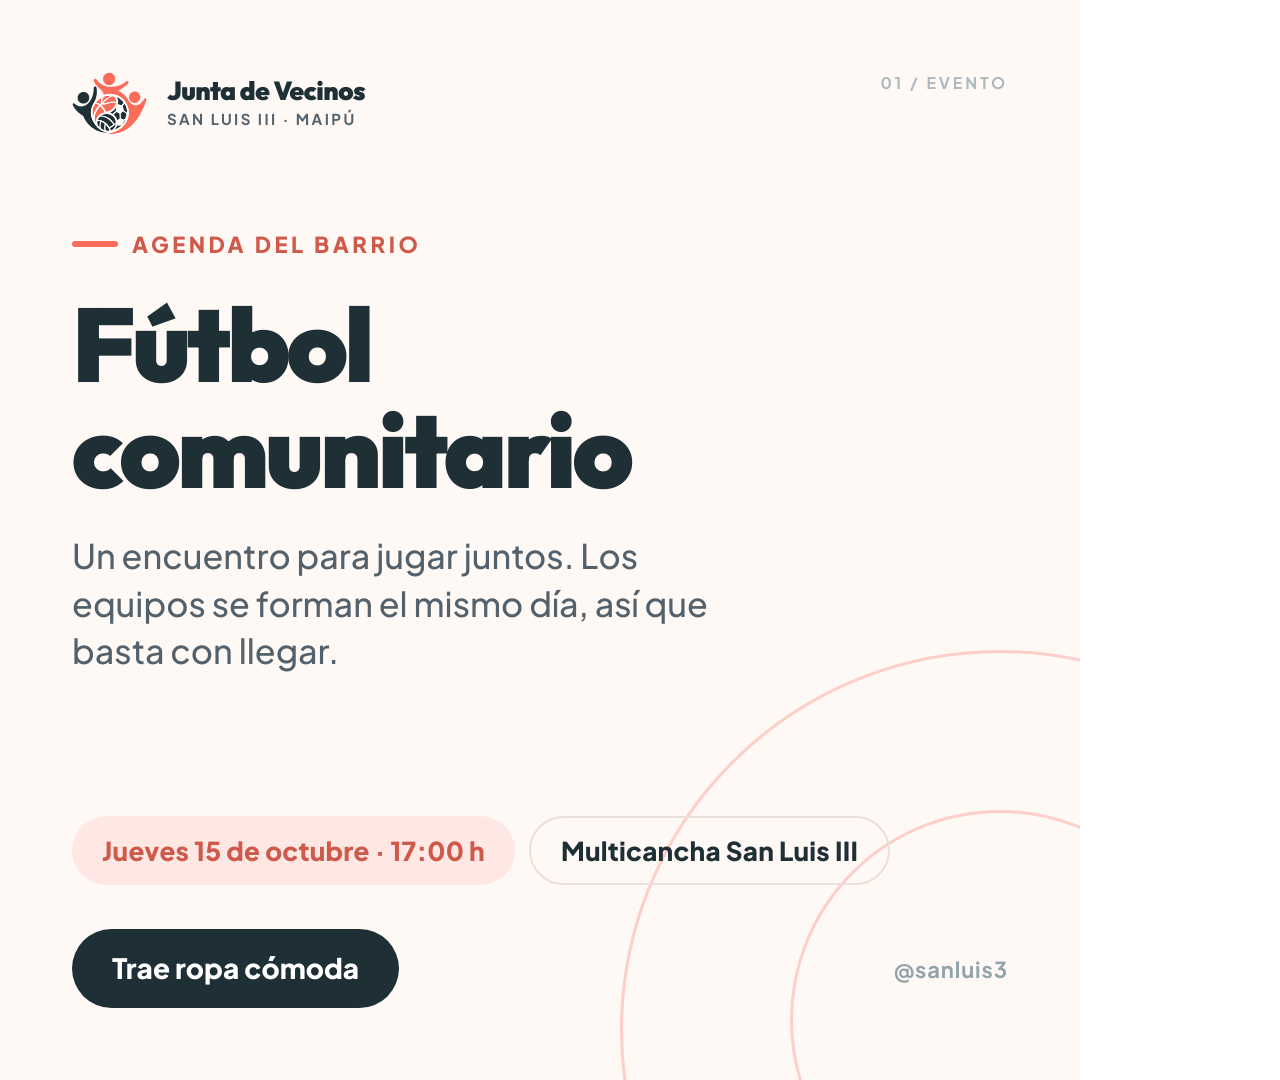
<file: marca/plantillas/ig-post/ig-post.html>
<!doctype html>
<html lang="es">
<head>
<meta charset="utf-8">
<title>IG post · evento</title>
<!-- Generado por marca/tools/plantillas.mjs — no editar a mano -->
<link rel="stylesheet" href="../_base.css">
<style>
  html, body { width: 1080px; height: 1080px; }
  .canvas { width: 1080px; height: 1080px; }

</style>
</head>
<body>
<div class="canvas bg-cream">
  <div class="ring" style="width:760px;height:760px;right:-300px;bottom:-330px"></div>
  <div class="ring" style="width:420px;height:420px;right:-130px;bottom:-150px"></div>

  <div style="position:absolute;inset:72px;display:flex;flex-direction:column">
    <div style="display:flex;justify-content:space-between;align-items:flex-start">
      <div class="brandmark">
        <svg viewBox="165 54 930 767" width="75"
       height="62" role="img"
       aria-label="Junta de Vecinos San Luis III">
  <clipPath id="recorte"><rect x="165" y="54" width="930" height="767"/></clipPath>
  <g clip-path="url(#recorte)">
  <title>JJVV San Luis III, logotipo</title>
  <path fill="#1e3036" fill-rule="evenodd" d="M451.0 232.0L450.0 233.0L448.0 233.0L444.0 235.0L437.0 242.0L435.0 246.0L435.0 249.0L434.0 250.0L434.0 276.0L433.0 277.0L433.0 290.0L432.0 291.0L432.0 298.0L431.0 299.0L430.0 311.0L429.0 312.0L429.0 316.0L428.0 317.0L428.0 321.0L427.0 322.0L427.0 325.0L426.0 326.0L425.0 334.0L424.0 335.0L423.0 341.0L422.0 342.0L422.0 344.0L421.0 345.0L421.0 347.0L420.0 348.0L420.0 350.0L419.0 351.0L419.0 353.0L418.0 354.0L416.0 362.0L414.0 365.0L414.0 367.0L409.0 376.0L409.0 378.0L404.0 388.0L402.0 390.0L402.0 392.0L400.0 394.0L398.0 399.0L396.0 401.0L395.0 404.0L393.0 406.0L390.0 412.0L387.0 415.0L385.0 419.0L378.0 427.0L378.0 428.0L359.0 448.0L358.0 448.0L349.0 456.0L348.0 456.0L337.0 464.0L319.0 473.0L317.0 473.0L313.0 475.0L310.0 475.0L306.0 477.0L303.0 477.0L302.0 478.0L290.0 479.0L289.0 480.0L269.0 480.0L268.0 479.0L262.0 479.0L261.0 478.0L257.0 478.0L256.0 477.0L253.0 477.0L252.0 476.0L249.0 476.0L248.0 475.0L240.0 473.0L237.0 471.0L235.0 471.0L225.0 466.0L223.0 464.0L215.0 460.0L213.0 458.0L209.0 456.0L206.0 453.0L205.0 453.0L202.0 450.0L201.0 450.0L197.0 446.0L190.0 442.0L181.0 442.0L176.0 446.0L174.0 450.0L174.0 458.0L175.0 459.0L175.0 462.0L177.0 465.0L177.0 467.0L184.0 481.0L191.0 491.0L195.0 499.0L203.0 509.0L203.0 510.0L206.0 513.0L206.0 514.0L209.0 517.0L209.0 518.0L212.0 521.0L212.0 522.0L226.0 537.0L226.0 538.0L246.0 557.0L247.0 557.0L252.0 562.0L253.0 562.0L257.0 566.0L258.0 566.0L265.0 572.0L266.0 572.0L268.0 574.0L269.0 574.0L271.0 576.0L278.0 580.0L281.0 583.0L287.0 586.0L294.0 592.0L298.0 594.0L305.0 601.0L311.0 613.0L311.0 615.0L316.0 625.0L318.0 627.0L324.0 640.0L328.0 645.0L329.0 648.0L333.0 653.0L334.0 656.0L336.0 658.0L336.0 659.0L338.0 661.0L342.0 668.0L345.0 671.0L345.0 672.0L348.0 675.0L348.0 676.0L351.0 679.0L351.0 680.0L354.0 683.0L354.0 684.0L363.0 694.0L363.0 695.0L370.0 702.0L370.0 703.0L391.0 724.0L392.0 724.0L398.0 730.0L399.0 730.0L406.0 737.0L407.0 737.0L422.0 749.0L423.0 749.0L440.0 761.0L448.0 765.0L450.0 767.0L472.0 778.0L474.0 778.0L481.0 782.0L483.0 782.0L486.0 784.0L488.0 784.0L491.0 786.0L499.0 788.0L505.0 791.0L508.0 791.0L509.0 792.0L511.0 792.0L512.0 793.0L514.0 793.0L518.0 795.0L526.0 796.0L527.0 797.0L530.0 797.0L531.0 798.0L535.0 798.0L536.0 799.0L540.0 799.0L541.0 800.0L547.0 800.0L548.0 801.0L555.0 801.0L556.0 802.0L565.0 802.0L566.0 803.0L599.0 803.0L600.0 802.0L608.0 802.0L604.0 802.0L603.0 801.0L596.0 801.0L595.0 800.0L589.0 800.0L588.0 799.0L584.0 799.0L583.0 798.0L576.0 797.0L572.0 795.0L569.0 795.0L568.0 794.0L566.0 794.0L565.0 793.0L557.0 791.0L545.0 785.0L542.0 785.0L540.0 783.0L533.0 780.0L531.0 778.0L528.0 777.0L526.0 775.0L523.0 774.0L518.0 770.0L512.0 767.0L508.0 763.0L507.0 763.0L499.0 756.0L498.0 756.0L488.0 746.0L487.0 746.0L470.0 728.0L470.0 727.0L465.0 722.0L465.0 721.0L457.0 712.0L455.0 708.0L447.0 698.0L446.0 695.0L438.0 684.0L436.0 679.0L434.0 677.0L432.0 672.0L430.0 670.0L421.0 652.0L421.0 650.0L417.0 643.0L417.0 641.0L413.0 633.0L413.0 631.0L412.0 630.0L412.0 628.0L411.0 627.0L411.0 625.0L410.0 624.0L410.0 622.0L408.0 618.0L408.0 615.0L406.0 611.0L406.0 608.0L405.0 607.0L405.0 604.0L404.0 603.0L404.0 600.0L403.0 599.0L403.0 595.0L402.0 594.0L401.0 582.0L400.0 581.0L400.0 573.0L399.0 572.0L399.0 537.0L400.0 536.0L400.0 528.0L401.0 527.0L401.0 521.0L402.0 520.0L402.0 516.0L403.0 515.0L403.0 512.0L404.0 511.0L404.0 507.0L405.0 506.0L406.0 499.0L407.0 498.0L407.0 496.0L408.0 495.0L408.0 493.0L409.0 492.0L411.0 484.0L416.0 474.0L416.0 472.0L426.0 452.0L428.0 450.0L432.0 442.0L439.0 432.0L443.0 424.0L443.0 422.0L448.0 413.0L448.0 411.0L451.0 406.0L451.0 404.0L453.0 401.0L453.0 399.0L455.0 396.0L455.0 394.0L457.0 391.0L457.0 389.0L458.0 388.0L458.0 386.0L459.0 385.0L459.0 383.0L461.0 379.0L461.0 376.0L462.0 375.0L462.0 373.0L464.0 369.0L464.0 366.0L465.0 365.0L466.0 358.0L467.0 357.0L468.0 347.0L469.0 346.0L469.0 342.0L470.0 341.0L470.0 335.0L471.0 334.0L471.0 327.0L472.0 326.0L472.0 318.0L473.0 317.0L473.0 277.0L472.0 276.0L472.0 267.0L471.0 266.0L471.0 259.0L470.0 258.0L470.0 255.0L469.0 254.0L469.0 250.0L468.0 249.0L468.0 246.0L467.0 245.0L466.0 240.0L464.0 238.0L464.0 237.0L461.0 234.0L457.0 232.0ZM581.0 844.0L582.0 850.0L584.0 853.0L584.0 855.0L585.0 856.0L587.0 864.0L589.0 867.0L589.0 869.0L590.0 870.0L590.0 872.0L591.0 873.0L591.0 875.0L592.0 876.0L592.0 878.0L594.0 882.0L594.0 885.0L596.0 888.0L596.0 890.0L597.0 891.0L599.0 899.0L601.0 902.0L601.0 904.0L602.0 905.0L602.0 907.0L603.0 908.0L605.0 916.0L607.0 919.0L607.0 922.0L609.0 925.0L610.0 931.0L612.0 934.0L612.0 936.0L613.0 937.0L613.0 939.0L614.0 940.0L616.0 948.0L618.0 951.0L619.0 957.0L622.0 963.0L622.0 965.0L623.0 966.0L623.0 968.0L624.0 969.0L624.0 971.0L625.0 972.0L625.0 974.0L626.0 975.0L626.0 977.0L627.0 978.0L627.0 980.0L628.0 981.0L630.0 989.0L632.0 992.0L632.0 994.0L633.0 995.0L633.0 997.0L634.0 998.0L636.0 1006.0L637.0 1007.0L644.0 1007.0L645.0 1008.0L722.0 1008.0L726.0 1000.0L728.0 992.0L730.0 989.0L731.0 984.0L735.0 976.0L737.0 968.0L739.0 965.0L739.0 963.0L742.0 957.0L743.0 952.0L747.0 944.0L749.0 936.0L752.0 931.0L752.0 929.0L753.0 928.0L755.0 920.0L759.0 912.0L761.0 904.0L763.0 901.0L764.0 896.0L766.0 893.0L767.0 888.0L771.0 880.0L771.0 878.0L772.0 877.0L774.0 869.0L776.0 866.0L776.0 864.0L778.0 861.0L778.0 859.0L780.0 856.0L780.0 854.0L781.0 853.0L781.0 851.0L782.0 850.0L782.0 848.0L784.0 844.0L723.0 844.0L722.0 848.0L721.0 849.0L721.0 851.0L718.0 856.0L716.0 864.0L714.0 867.0L714.0 869.0L710.0 877.0L709.0 882.0L707.0 885.0L705.0 893.0L703.0 896.0L703.0 898.0L701.0 901.0L701.0 903.0L697.0 911.0L696.0 916.0L694.0 919.0L694.0 921.0L692.0 924.0L691.0 929.0L689.0 932.0L688.0 937.0L686.0 940.0L686.0 942.0L684.0 946.0L682.0 946.0L680.0 943.0L680.0 941.0L679.0 940.0L678.0 935.0L676.0 932.0L676.0 930.0L675.0 929.0L675.0 927.0L674.0 926.0L672.0 918.0L670.0 915.0L668.0 907.0L666.0 904.0L665.0 899.0L663.0 896.0L663.0 894.0L662.0 893.0L662.0 891.0L661.0 890.0L661.0 888.0L660.0 887.0L660.0 885.0L659.0 884.0L659.0 882.0L658.0 881.0L658.0 879.0L657.0 878.0L655.0 870.0L653.0 867.0L651.0 859.0L649.0 856.0L649.0 854.0L648.0 853.0L648.0 851.0L646.0 848.0L645.0 844.0ZM795.0 844.0L796.0 845.0L796.0 847.0L797.0 848.0L797.0 850.0L798.0 851.0L798.0 853.0L799.0 854.0L799.0 856.0L800.0 857.0L800.0 859.0L801.0 860.0L801.0 862.0L802.0 863.0L802.0 865.0L803.0 866.0L803.0 868.0L804.0 869.0L804.0 871.0L805.0 872.0L805.0 874.0L806.0 875.0L806.0 877.0L807.0 878.0L807.0 880.0L808.0 881.0L808.0 883.0L809.0 884.0L809.0 886.0L810.0 887.0L810.0 889.0L811.0 890.0L813.0 898.0L815.0 901.0L815.0 903.0L817.0 907.0L817.0 910.0L818.0 911.0L818.0 913.0L819.0 914.0L819.0 916.0L820.0 917.0L820.0 919.0L821.0 920.0L821.0 922.0L822.0 923.0L822.0 925.0L823.0 926.0L823.0 928.0L824.0 929.0L824.0 931.0L825.0 932.0L825.0 934.0L826.0 935.0L826.0 937.0L827.0 938.0L827.0 940.0L828.0 941.0L828.0 943.0L829.0 944.0L829.0 946.0L830.0 947.0L830.0 949.0L831.0 950.0L831.0 952.0L832.0 953.0L832.0 955.0L833.0 956.0L833.0 958.0L834.0 959.0L834.0 961.0L835.0 962.0L835.0 964.0L836.0 965.0L836.0 967.0L837.0 968.0L837.0 970.0L838.0 971.0L838.0 973.0L839.0 974.0L839.0 976.0L840.0 977.0L840.0 979.0L841.0 980.0L841.0 982.0L842.0 983.0L842.0 985.0L843.0 986.0L843.0 988.0L844.0 989.0L844.0 991.0L845.0 992.0L845.0 994.0L846.0 995.0L846.0 997.0L847.0 998.0L849.0 1006.0L853.0 1008.0L935.0 1008.0L936.0 1004.0L938.0 1001.0L938.0 999.0L940.0 996.0L941.0 991.0L943.0 988.0L943.0 986.0L947.0 978.0L948.0 973.0L952.0 965.0L952.0 963.0L955.0 957.0L956.0 952.0L960.0 944.0L960.0 942.0L963.0 936.0L965.0 928.0L967.0 925.0L967.0 923.0L969.0 920.0L969.0 918.0L971.0 915.0L971.0 913.0L973.0 910.0L973.0 908.0L977.0 900.0L977.0 898.0L978.0 897.0L979.0 892.0L981.0 889.0L982.0 884.0L985.0 879.0L987.0 871.0L989.0 868.0L989.0 866.0L991.0 863.0L992.0 858.0L994.0 855.0L994.0 853.0L995.0 852.0L997.0 844.0L934.0 844.0L933.0 848.0L932.0 849.0L932.0 851.0L928.0 859.0L927.0 864.0L923.0 872.0L922.0 877.0L918.0 885.0L918.0 887.0L917.0 888.0L915.0 896.0L913.0 899.0L913.0 901.0L909.0 909.0L908.0 914.0L906.0 917.0L906.0 919.0L902.0 927.0L902.0 929.0L901.0 930.0L899.0 938.0L895.0 946.0L893.0 946.0L892.0 945.0L892.0 943.0L891.0 942.0L890.0 937.0L888.0 934.0L888.0 931.0L886.0 928.0L886.0 926.0L885.0 925.0L885.0 923.0L884.0 922.0L884.0 920.0L883.0 919.0L883.0 917.0L882.0 916.0L882.0 914.0L881.0 913.0L881.0 911.0L880.0 910.0L878.0 902.0L876.0 899.0L874.0 891.0L872.0 888.0L872.0 886.0L871.0 885.0L871.0 883.0L870.0 882.0L870.0 880.0L869.0 879.0L867.0 871.0L865.0 868.0L865.0 866.0L864.0 865.0L862.0 857.0L860.0 854.0L860.0 852.0L858.0 849.0L857.0 844.0ZM298.0 301.0L297.0 302.0L292.0 302.0L291.0 303.0L288.0 303.0L287.0 304.0L282.0 305.0L279.0 307.0L277.0 307.0L273.0 309.0L271.0 311.0L268.0 312.0L261.0 318.0L260.0 318.0L248.0 331.0L248.0 332.0L244.0 337.0L241.0 343.0L241.0 345.0L239.0 348.0L239.0 351.0L237.0 355.0L237.0 358.0L236.0 359.0L236.0 364.0L235.0 365.0L235.0 382.0L236.0 383.0L236.0 389.0L237.0 390.0L237.0 393.0L238.0 394.0L240.0 402.0L248.0 416.0L257.0 426.0L258.0 426.0L262.0 430.0L263.0 430.0L269.0 435.0L273.0 437.0L275.0 437.0L282.0 441.0L285.0 441.0L286.0 442.0L288.0 442.0L289.0 443.0L293.0 443.0L294.0 444.0L303.0 444.0L304.0 445.0L309.0 445.0L310.0 444.0L318.0 444.0L319.0 443.0L323.0 443.0L324.0 442.0L332.0 440.0L344.0 434.0L346.0 432.0L350.0 430.0L360.0 421.0L360.0 420.0L366.0 414.0L367.0 411.0L369.0 409.0L374.0 399.0L374.0 397.0L376.0 393.0L376.0 390.0L377.0 389.0L377.0 386.0L378.0 385.0L378.0 379.0L379.0 378.0L379.0 365.0L378.0 364.0L378.0 358.0L377.0 357.0L376.0 350.0L375.0 349.0L375.0 347.0L374.0 346.0L374.0 344.0L373.0 343.0L373.0 341.0L371.0 337.0L369.0 335.0L368.0 332.0L365.0 329.0L365.0 328.0L352.0 315.0L351.0 315.0L348.0 312.0L343.0 310.0L341.0 308.0L339.0 308.0L331.0 304.0L328.0 304.0L327.0 303.0L324.0 303.0L323.0 302.0L319.0 302.0L318.0 301.0ZM564.0 844.0L490.0 844.0L490.0 950.0L489.0 951.0L489.0 955.0L488.0 956.0L488.0 958.0L483.0 963.0L479.0 965.0L469.0 965.0L468.0 964.0L462.0 963.0L452.0 958.0L445.0 953.0L443.0 955.0L439.0 962.0L436.0 965.0L436.0 966.0L434.0 968.0L434.0 969.0L432.0 971.0L432.0 972.0L430.0 974.0L426.0 981.0L423.0 984.0L421.0 988.0L418.0 991.0L418.0 992.0L419.0 992.0L424.0 996.0L427.0 997.0L429.0 999.0L437.0 1003.0L439.0 1003.0L442.0 1005.0L444.0 1005.0L445.0 1006.0L447.0 1006.0L448.0 1007.0L450.0 1007.0L454.0 1009.0L457.0 1009.0L458.0 1010.0L461.0 1010.0L462.0 1011.0L467.0 1011.0L468.0 1012.0L476.0 1012.0L477.0 1013.0L498.0 1013.0L499.0 1012.0L508.0 1012.0L509.0 1011.0L514.0 1011.0L515.0 1010.0L518.0 1010.0L519.0 1009.0L527.0 1007.0L542.0 999.0L551.0 990.0L551.0 989.0L556.0 983.0L559.0 977.0L559.0 975.0L561.0 971.0L561.0 968.0L562.0 967.0L562.0 963.0L563.0 962.0L563.0 953.0L564.0 952.0ZM419.0 845.0L359.0 845.0L358.0 844.0L356.0 844.0L355.0 845.0L355.0 949.0L354.0 950.0L353.0 954.0L346.0 961.0L342.0 963.0L339.0 963.0L338.0 964.0L319.0 964.0L318.0 963.0L314.0 963.0L313.0 962.0L307.0 961.0L289.0 952.0L287.0 956.0L284.0 959.0L283.0 962.0L277.0 969.0L276.0 972.0L264.0 989.0L263.0 992.0L277.0 1000.0L279.0 1000.0L282.0 1002.0L284.0 1002.0L292.0 1006.0L295.0 1006.0L296.0 1007.0L299.0 1007.0L300.0 1008.0L303.0 1008.0L304.0 1009.0L308.0 1009.0L309.0 1010.0L313.0 1010.0L314.0 1011.0L323.0 1011.0L324.0 1012.0L351.0 1012.0L352.0 1011.0L359.0 1011.0L360.0 1010.0L365.0 1010.0L366.0 1009.0L369.0 1009.0L370.0 1008.0L373.0 1008.0L374.0 1007.0L382.0 1005.0L394.0 999.0L400.0 994.0L401.0 994.0L408.0 986.0L408.0 985.0L412.0 980.0L414.0 976.0L414.0 974.0L415.0 973.0L415.0 971.0L417.0 967.0L417.0 963.0L418.0 962.0L418.0 953.0L419.0 952.0ZM485.0 648.0L504.0 648.0L505.0 649.0L511.0 649.0L512.0 650.0L516.0 650.0L517.0 651.0L524.0 652.0L528.0 654.0L531.0 654.0L539.0 658.0L541.0 658.0L559.0 667.0L561.0 669.0L564.0 670.0L566.0 672.0L573.0 676.0L576.0 679.0L577.0 679.0L586.0 687.0L587.0 687.0L608.0 708.0L608.0 709.0L613.0 714.0L613.0 715.0L616.0 718.0L616.0 719.0L619.0 722.0L621.0 726.0L624.0 729.0L624.0 730.0L628.0 735.0L632.0 733.0L634.0 733.0L652.0 724.0L654.0 722.0L657.0 721.0L659.0 719.0L662.0 718.0L664.0 716.0L665.0 716.0L667.0 714.0L674.0 710.0L677.0 707.0L677.0 705.0L675.0 701.0L673.0 700.0L672.0 696.0L670.0 694.0L670.0 693.0L668.0 691.0L664.0 684.0L661.0 681.0L661.0 680.0L649.0 667.0L649.0 666.0L629.0 647.0L628.0 647.0L621.0 641.0L617.0 639.0L614.0 636.0L608.0 633.0L606.0 631.0L603.0 630.0L601.0 628.0L583.0 619.0L581.0 619.0L578.0 617.0L576.0 617.0L573.0 615.0L571.0 615.0L565.0 612.0L562.0 612.0L561.0 611.0L555.0 610.0L554.0 609.0L551.0 609.0L550.0 608.0L541.0 607.0L540.0 606.0L534.0 606.0L533.0 605.0L514.0 605.0L507.0 611.0L507.0 612.0L499.0 621.0L499.0 622.0L493.0 630.0L487.0 642.0L487.0 644.0ZM524.0 596.0L542.0 596.0L543.0 597.0L549.0 597.0L550.0 598.0L555.0 598.0L556.0 599.0L561.0 599.0L562.0 600.0L569.0 601.0L570.0 602.0L576.0 603.0L582.0 606.0L587.0 607.0L595.0 611.0L597.0 611.0L605.0 615.0L607.0 617.0L616.0 621.0L624.0 627.0L627.0 628.0L630.0 631.0L631.0 631.0L634.0 634.0L635.0 634.0L639.0 638.0L640.0 638.0L644.0 642.0L645.0 642.0L663.0 660.0L663.0 661.0L669.0 667.0L669.0 668.0L675.0 675.0L675.0 676.0L683.0 687.0L684.0 690.0L686.0 692.0L688.0 696.0L692.0 695.0L708.0 679.0L707.0 665.0L706.0 664.0L706.0 661.0L705.0 660.0L705.0 657.0L703.0 653.0L702.0 647.0L700.0 644.0L700.0 642.0L694.0 630.0L692.0 628.0L688.0 621.0L680.0 612.0L680.0 611.0L667.0 599.0L666.0 599.0L663.0 596.0L662.0 596.0L657.0 592.0L654.0 591.0L652.0 589.0L642.0 584.0L640.0 584.0L637.0 582.0L635.0 582.0L634.0 581.0L632.0 581.0L631.0 580.0L629.0 580.0L625.0 578.0L617.0 577.0L616.0 576.0L612.0 576.0L611.0 575.0L603.0 575.0L602.0 574.0L584.0 574.0L583.0 575.0L575.0 575.0L574.0 576.0L565.0 577.0L561.0 579.0L558.0 579.0L557.0 580.0L552.0 581.0L549.0 583.0L547.0 583.0L533.0 590.0L531.0 592.0L527.0 594.0L526.0 596.0ZM799.0 541.0L797.0 543.0L796.0 543.0L789.0 550.0L788.0 550.0L782.0 556.0L781.0 556.0L775.0 562.0L774.0 562.0L769.0 567.0L768.0 567.0L768.0 585.0L769.0 586.0L769.0 609.0L770.0 610.0L770.0 628.0L778.0 632.0L780.0 632.0L787.0 636.0L789.0 636.0L794.0 639.0L796.0 639.0L803.0 643.0L805.0 643.0L808.0 645.0L810.0 645.0L819.0 637.0L819.0 636.0L823.0 631.0L830.0 617.0L830.0 615.0L832.0 612.0L832.0 610.0L833.0 609.0L833.0 607.0L834.0 606.0L834.0 604.0L835.0 603.0L835.0 601.0L837.0 597.0L837.0 594.0L838.0 593.0L838.0 589.0L839.0 588.0L839.0 585.0L840.0 584.0L840.0 579.0L841.0 578.0L841.0 571.0L840.0 571.0L829.0 562.0L827.0 562.0L825.0 559.0L823.0 559.0L821.0 556.0L820.0 556.0L817.0 553.0L816.0 553.0L813.0 550.0L812.0 550.0L804.0 543.0L802.0 543.0L801.0 541.0ZM718.0 548.0L702.0 562.0L701.0 562.0L695.0 568.0L694.0 568.0L687.0 575.0L686.0 575.0L681.0 580.0L679.0 581.0L681.0 582.0L687.0 588.0L688.0 588.0L697.0 597.0L697.0 598.0L705.0 607.0L705.0 608.0L711.0 616.0L713.0 621.0L715.0 623.0L717.0 627.0L717.0 629.0L721.0 636.0L721.0 638.0L722.0 639.0L722.0 641.0L724.0 645.0L725.0 651.0L728.0 651.0L731.0 648.0L735.0 646.0L738.0 643.0L742.0 641.0L749.0 635.0L750.0 635.0L756.0 630.0L757.0 630.0L757.0 616.0L756.0 615.0L756.0 592.0L755.0 591.0L755.0 569.0L751.0 567.0L749.0 565.0L746.0 564.0L744.0 562.0L741.0 561.0L739.0 559.0L729.0 554.0L727.0 552.0L724.0 551.0L722.0 549.0ZM708.0 360.0L709.0 360.0L723.0 375.0L723.0 376.0L727.0 381.0L731.0 389.0L731.0 391.0L733.0 394.0L733.0 396.0L734.0 397.0L734.0 400.0L735.0 401.0L735.0 404.0L736.0 405.0L736.0 411.0L737.0 412.0L737.0 431.0L736.0 432.0L736.0 438.0L735.0 439.0L734.0 448.0L733.0 449.0L732.0 453.0L734.0 455.0L740.0 455.0L741.0 456.0L752.0 457.0L753.0 458.0L756.0 458.0L757.0 459.0L761.0 459.0L762.0 460.0L765.0 460.0L766.0 461.0L773.0 462.0L774.0 463.0L780.0 464.0L781.0 465.0L789.0 455.0L789.0 454.0L792.0 451.0L792.0 450.0L795.0 447.0L795.0 446.0L798.0 443.0L798.0 442.0L801.0 439.0L801.0 438.0L804.0 435.0L805.0 432.0L803.0 428.0L793.0 417.0L793.0 416.0L780.0 403.0L779.0 403.0L772.0 396.0L771.0 396.0L758.0 385.0L752.0 382.0L750.0 380.0L749.0 380.0L744.0 376.0L741.0 375.0L739.0 373.0L723.0 365.0L721.0 365.0L716.0 362.0ZM528.0 671.0L528.0 673.0L526.0 676.0L526.0 678.0L525.0 679.0L525.0 681.0L523.0 685.0L523.0 688.0L522.0 689.0L522.0 692.0L521.0 693.0L521.0 697.0L520.0 698.0L520.0 704.0L519.0 705.0L519.0 731.0L520.0 732.0L520.0 737.0L521.0 738.0L521.0 741.0L522.0 742.0L522.0 745.0L523.0 746.0L524.0 751.0L526.0 754.0L527.0 754.0L535.0 760.0L544.0 764.0L546.0 766.0L548.0 766.0L555.0 770.0L557.0 770.0L565.0 774.0L568.0 774.0L570.0 775.0L569.0 769.0L568.0 768.0L568.0 764.0L567.0 763.0L567.0 758.0L566.0 757.0L566.0 750.0L565.0 749.0L565.0 730.0L566.0 729.0L566.0 720.0L567.0 719.0L568.0 709.0L569.0 708.0L569.0 705.0L570.0 704.0L572.0 696.0L570.0 695.0L566.0 691.0L562.0 689.0L559.0 686.0L558.0 686.0L550.0 680.0L532.0 671.0ZM814.0 447.0L793.0 474.0L794.0 478.0L795.0 479.0L795.0 481.0L796.0 482.0L796.0 485.0L797.0 486.0L797.0 489.0L798.0 490.0L798.0 493.0L799.0 494.0L799.0 497.0L800.0 498.0L800.0 501.0L801.0 502.0L801.0 505.0L802.0 506.0L802.0 510.0L803.0 511.0L803.0 516.0L804.0 517.0L804.0 521.0L805.0 522.0L806.0 530.0L810.0 532.0L813.0 535.0L814.0 535.0L817.0 538.0L821.0 540.0L832.0 549.0L833.0 549.0L839.0 554.0L843.0 556.0L847.0 560.0L847.0 558.0L848.0 557.0L848.0 541.0L847.0 540.0L847.0 531.0L846.0 530.0L845.0 518.0L844.0 517.0L844.0 513.0L843.0 512.0L843.0 509.0L842.0 508.0L841.0 501.0L840.0 500.0L840.0 498.0L839.0 497.0L839.0 495.0L838.0 494.0L838.0 492.0L837.0 491.0L835.0 483.0L832.0 478.0L832.0 476.0L818.0 449.0L816.0 447.0ZM582.0 706.0L582.0 710.0L581.0 711.0L581.0 714.0L580.0 715.0L580.0 720.0L579.0 721.0L580.0 726.0L579.0 727.0L579.0 730.0L578.0 731.0L578.0 747.0L580.0 751.0L579.0 756.0L580.0 757.0L581.0 767.0L582.0 768.0L583.0 774.0L585.0 777.0L585.0 779.0L586.0 780.0L590.0 780.0L591.0 781.0L596.0 781.0L597.0 782.0L605.0 782.0L606.0 783.0L627.0 783.0L628.0 782.0L632.0 782.0L631.0 781.0L629.0 773.0L627.0 770.0L627.0 768.0L619.0 752.0L617.0 750.0L613.0 742.0L611.0 740.0L609.0 736.0L606.0 733.0L604.0 729.0L595.0 719.0L595.0 718.0L583.0 706.0ZM708.0 695.0L708.0 696.0L694.0 710.0L693.0 710.0L688.0 715.0L687.0 715.0L683.0 719.0L682.0 719.0L675.0 725.0L674.0 725.0L666.0 731.0L663.0 732.0L661.0 734.0L658.0 735.0L656.0 737.0L644.0 743.0L642.0 743.0L637.0 746.0L635.0 746.0L635.0 749.0L639.0 756.0L639.0 758.0L641.0 761.0L641.0 763.0L642.0 764.0L642.0 766.0L645.0 772.0L645.0 774.0L646.0 775.0L647.0 779.0L652.0 778.0L662.0 773.0L664.0 771.0L668.0 769.0L683.0 755.0L683.0 754.0L690.0 746.0L690.0 744.0L692.0 743.0L693.0 740.0L695.0 738.0L701.0 726.0L701.0 724.0L702.0 723.0L702.0 721.0L704.0 717.0L704.0 714.0L706.0 710.0L706.0 706.0L707.0 705.0L706.0 701.0L708.0 699.0ZM715.0 481.0L715.0 483.0L711.0 491.0L709.0 493.0L708.0 496.0L706.0 498.0L702.0 505.0L698.0 509.0L698.0 510.0L694.0 514.0L694.0 515.0L678.0 531.0L677.0 531.0L672.0 536.0L671.0 536.0L668.0 539.0L664.0 541.0L661.0 544.0L651.0 549.0L649.0 551.0L634.0 558.0L636.0 558.0L642.0 561.0L647.0 562.0L650.0 564.0L652.0 564.0L660.0 568.0L662.0 570.0L666.0 572.0L669.0 572.0L681.0 561.0L682.0 561.0L687.0 556.0L688.0 556.0L704.0 541.0L705.0 541.0L709.0 536.0L708.0 535.0L708.0 532.0L709.0 531.0L709.0 526.0L710.0 525.0L709.0 515.0L711.0 513.0L711.0 505.0L712.0 504.0L712.0 497.0L713.0 496.0L713.0 490.0L714.0 489.0L714.0 484.0L715.0 483.0ZM482.0 660.0L481.0 661.0L480.0 669.0L479.0 670.0L479.0 680.0L478.0 681.0L478.0 686.0L479.0 687.0L479.0 696.0L480.0 697.0L480.0 701.0L481.0 702.0L482.0 707.0L484.0 711.0L486.0 713.0L487.0 716.0L492.0 722.0L492.0 723.0L496.0 727.0L496.0 728.0L510.0 742.0L509.0 740.0L509.0 736.0L508.0 735.0L508.0 731.0L507.0 730.0L507.0 701.0L508.0 700.0L508.0 695.0L509.0 694.0L509.0 690.0L510.0 689.0L511.0 682.0L512.0 681.0L513.0 676.0L515.0 673.0L515.0 671.0L517.0 667.0L516.0 665.0L510.0 664.0L509.0 663.0L506.0 663.0L505.0 662.0L502.0 662.0L501.0 661.0L495.0 661.0L494.0 660.0ZM780.0 712.0L775.0 712.0L774.0 713.0L770.0 713.0L769.0 714.0L765.0 714.0L764.0 715.0L759.0 715.0L758.0 716.0L747.0 716.0L746.0 717.0L731.0 717.0L730.0 716.0L725.0 716.0L723.0 718.0L723.0 720.0L709.0 747.0L706.0 750.0L704.0 754.0L697.0 762.0L697.0 763.0L692.0 768.0L694.0 768.0L697.0 766.0L699.0 766.0L702.0 764.0L704.0 764.0L711.0 760.0L713.0 760.0L727.0 753.0L729.0 751.0L734.0 749.0L736.0 747.0L739.0 746.0L741.0 744.0L742.0 744.0L744.0 742.0L751.0 738.0L754.0 735.0L758.0 733.0L766.0 726.0L767.0 726.0L780.0 714.0ZM830.0 644.0L829.0 644.0L824.0 649.0L823.0 649.0L814.0 657.0L807.0 671.0L805.0 673.0L802.0 680.0L800.0 682.0L797.0 689.0L795.0 691.0L793.0 696.0L791.0 698.0L789.0 702.0L789.0 704.0L790.0 704.0L796.0 698.0L796.0 697.0L802.0 691.0L802.0 690.0L806.0 686.0L808.0 682.0L811.0 679.0L811.0 678.0L815.0 673.0L816.0 670.0L818.0 668.0L819.0 665.0L821.0 663.0Z"/>
  <path fill="#fc6c5a" fill-rule="evenodd" d="M189.0 1059.0L189.0 1148.0L190.0 1149.0L190.0 1153.0L191.0 1154.0L192.0 1159.0L195.0 1165.0L204.0 1174.0L205.0 1174.0L210.0 1178.0L212.0 1178.0L215.0 1180.0L218.0 1180.0L219.0 1181.0L477.0 1181.0L478.0 1182.0L480.0 1181.0L530.0 1181.0L531.0 1182.0L556.0 1182.0L557.0 1181.0L560.0 1181.0L561.0 1182.0L570.0 1182.0L571.0 1181.0L579.0 1181.0L580.0 1182.0L1032.0 1182.0L1033.0 1181.0L1037.0 1181.0L1038.0 1180.0L1040.0 1180.0L1044.0 1178.0L1046.0 1176.0L1050.0 1174.0L1057.0 1167.0L1061.0 1160.0L1061.0 1158.0L1063.0 1154.0L1063.0 1150.0L1064.0 1149.0L1064.0 1058.0L1063.0 1057.0L1063.0 1053.0L1058.0 1042.0L1048.0 1032.0L1040.0 1028.0L1038.0 1028.0L1037.0 1027.0L1033.0 1027.0L1032.0 1026.0L552.0 1026.0L551.0 1025.0L538.0 1025.0L537.0 1026.0L514.0 1026.0L513.0 1025.0L221.0 1025.0L220.0 1026.0L213.0 1027.0L207.0 1030.0L205.0 1032.0L204.0 1032.0L196.0 1040.0L192.0 1047.0L191.0 1053.0L190.0 1054.0L190.0 1058.0ZM443.0 140.0L439.0 144.0L438.0 144.0L434.0 151.0L434.0 161.0L435.0 162.0L436.0 167.0L438.0 170.0L438.0 172.0L442.0 180.0L444.0 182.0L446.0 187.0L451.0 194.0L452.0 197.0L460.0 207.0L460.0 208.0L464.0 212.0L464.0 213.0L467.0 216.0L467.0 217.0L480.0 231.0L480.0 232.0L498.0 250.0L499.0 250.0L513.0 264.0L514.0 264.0L530.0 280.0L530.0 281.0L540.0 292.0L540.0 293.0L545.0 299.0L547.0 304.0L549.0 306.0L555.0 318.0L555.0 320.0L557.0 323.0L557.0 325.0L559.0 329.0L560.0 335.0L562.0 337.0L563.0 336.0L565.0 336.0L569.0 334.0L572.0 334.0L576.0 332.0L579.0 332.0L580.0 331.0L583.0 331.0L584.0 330.0L587.0 330.0L588.0 329.0L592.0 329.0L593.0 328.0L597.0 328.0L598.0 327.0L602.0 327.0L603.0 326.0L619.0 325.0L620.0 324.0L657.0 324.0L658.0 325.0L666.0 325.0L667.0 326.0L679.0 327.0L680.0 328.0L689.0 329.0L690.0 330.0L697.0 331.0L701.0 333.0L704.0 333.0L705.0 334.0L707.0 334.0L708.0 335.0L716.0 337.0L719.0 339.0L721.0 339.0L731.0 344.0L733.0 344.0L741.0 348.0L743.0 350.0L752.0 354.0L754.0 356.0L760.0 359.0L762.0 361.0L766.0 363.0L769.0 366.0L773.0 368.0L781.0 375.0L782.0 375.0L787.0 380.0L788.0 380.0L812.0 404.0L812.0 405.0L818.0 411.0L818.0 412.0L824.0 419.0L826.0 423.0L831.0 429.0L835.0 437.0L839.0 442.0L850.0 464.0L850.0 466.0L855.0 476.0L855.0 478.0L856.0 479.0L856.0 481.0L857.0 482.0L857.0 484.0L858.0 485.0L858.0 487.0L859.0 488.0L859.0 490.0L861.0 494.0L862.0 501.0L864.0 505.0L864.0 509.0L865.0 510.0L865.0 514.0L866.0 515.0L866.0 519.0L867.0 520.0L867.0 525.0L868.0 526.0L868.0 533.0L869.0 534.0L869.0 545.0L870.0 546.0L870.0 570.0L869.0 571.0L869.0 582.0L868.0 583.0L868.0 589.0L867.0 590.0L867.0 596.0L866.0 597.0L865.0 606.0L864.0 607.0L864.0 610.0L863.0 611.0L862.0 618.0L860.0 622.0L860.0 625.0L858.0 628.0L858.0 630.0L857.0 631.0L855.0 639.0L850.0 649.0L850.0 651.0L839.0 673.0L837.0 675.0L833.0 683.0L831.0 685.0L831.0 686.0L829.0 688.0L825.0 695.0L822.0 698.0L820.0 702.0L816.0 706.0L816.0 707.0L812.0 711.0L812.0 712.0L804.0 720.0L804.0 721.0L778.0 746.0L777.0 746.0L764.0 757.0L763.0 757.0L746.0 769.0L743.0 770.0L741.0 772.0L736.0 774.0L734.0 776.0L706.0 790.0L704.0 790.0L701.0 792.0L699.0 792.0L696.0 794.0L694.0 794.0L686.0 798.0L684.0 798.0L683.0 799.0L678.0 800.0L675.0 802.0L673.0 802.0L672.0 803.0L670.0 803.0L666.0 805.0L663.0 805.0L662.0 806.0L660.0 806.0L656.0 808.0L653.0 808.0L652.0 809.0L646.0 810.0L642.0 812.0L639.0 812.0L638.0 813.0L635.0 813.0L634.0 814.0L627.0 815.0L626.0 816.0L624.0 816.0L622.0 818.0L625.0 820.0L631.0 820.0L632.0 821.0L670.0 821.0L671.0 820.0L693.0 819.0L694.0 818.0L699.0 818.0L700.0 817.0L705.0 817.0L706.0 816.0L710.0 816.0L711.0 815.0L716.0 815.0L717.0 814.0L721.0 814.0L722.0 813.0L725.0 813.0L726.0 812.0L729.0 812.0L730.0 811.0L737.0 810.0L738.0 809.0L744.0 808.0L748.0 806.0L751.0 806.0L752.0 805.0L754.0 805.0L755.0 804.0L757.0 804.0L758.0 803.0L766.0 801.0L769.0 799.0L774.0 798.0L777.0 796.0L782.0 795.0L791.0 790.0L793.0 790.0L804.0 784.0L806.0 784.0L816.0 779.0L818.0 777.0L825.0 774.0L827.0 772.0L832.0 770.0L837.0 766.0L845.0 762.0L847.0 760.0L851.0 758.0L854.0 755.0L855.0 755.0L857.0 753.0L864.0 749.0L868.0 745.0L869.0 745.0L877.0 738.0L878.0 738.0L881.0 735.0L882.0 735.0L889.0 728.0L890.0 728.0L896.0 722.0L897.0 722.0L914.0 705.0L915.0 705.0L918.0 702.0L918.0 701.0L932.0 687.0L932.0 686.0L938.0 680.0L938.0 679.0L945.0 672.0L945.0 671.0L949.0 667.0L949.0 666.0L952.0 663.0L952.0 662.0L961.0 652.0L965.0 645.0L972.0 637.0L972.0 636.0L974.0 634.0L976.0 630.0L979.0 627.0L979.0 626.0L985.0 618.0L986.0 615.0L994.0 604.0L995.0 601.0L997.0 599.0L998.0 596.0L1003.0 589.0L1005.0 584.0L1007.0 582.0L1011.0 573.0L1013.0 571.0L1020.0 556.0L1022.0 554.0L1054.0 490.0L1054.0 488.0L1060.0 477.0L1060.0 475.0L1067.0 461.0L1067.0 459.0L1071.0 451.0L1072.0 446.0L1074.0 443.0L1074.0 441.0L1075.0 440.0L1075.0 438.0L1076.0 437.0L1076.0 435.0L1077.0 434.0L1077.0 432.0L1078.0 431.0L1078.0 429.0L1080.0 425.0L1080.0 422.0L1081.0 421.0L1081.0 419.0L1083.0 415.0L1083.0 412.0L1084.0 411.0L1084.0 407.0L1085.0 406.0L1085.0 402.0L1086.0 401.0L1086.0 390.0L1085.0 389.0L1084.0 385.0L1081.0 382.0L1077.0 380.0L1069.0 380.0L1065.0 382.0L1059.0 388.0L1059.0 389.0L1056.0 392.0L1052.0 399.0L1045.0 407.0L1043.0 411.0L1034.0 421.0L1034.0 422.0L1027.0 429.0L1027.0 430.0L1009.0 446.0L1008.0 446.0L1003.0 450.0L998.0 452.0L996.0 454.0L989.0 458.0L987.0 458.0L984.0 460.0L982.0 460.0L976.0 463.0L968.0 464.0L967.0 465.0L960.0 465.0L959.0 466.0L948.0 466.0L947.0 465.0L939.0 465.0L938.0 464.0L934.0 464.0L933.0 463.0L931.0 463.0L930.0 462.0L922.0 460.0L910.0 454.0L908.0 452.0L901.0 448.0L888.0 436.0L888.0 435.0L882.0 429.0L882.0 428.0L878.0 424.0L878.0 423.0L872.0 416.0L869.0 410.0L867.0 408.0L866.0 405.0L862.0 400.0L861.0 397.0L857.0 392.0L856.0 389.0L854.0 387.0L851.0 381.0L846.0 375.0L844.0 371.0L839.0 366.0L835.0 359.0L830.0 354.0L830.0 353.0L815.0 337.0L814.0 337.0L798.0 322.0L797.0 322.0L786.0 313.0L785.0 313.0L777.0 307.0L772.0 305.0L767.0 301.0L744.0 290.0L742.0 288.0L742.0 286.0L744.0 283.0L745.0 283.0L750.0 279.0L753.0 278.0L758.0 274.0L761.0 273.0L763.0 271.0L766.0 270.0L771.0 266.0L774.0 265.0L779.0 261.0L782.0 260.0L784.0 258.0L785.0 258.0L787.0 256.0L788.0 256.0L790.0 254.0L791.0 254.0L793.0 252.0L800.0 248.0L807.0 242.0L808.0 242.0L818.0 234.0L819.0 234.0L830.0 224.0L831.0 224.0L854.0 201.0L854.0 200.0L862.0 191.0L865.0 185.0L865.0 183.0L866.0 182.0L866.0 177.0L865.0 176.0L864.0 172.0L861.0 169.0L855.0 166.0L845.0 166.0L839.0 169.0L832.0 175.0L825.0 179.0L822.0 182.0L821.0 182.0L810.0 190.0L807.0 191.0L800.0 196.0L791.0 200.0L789.0 202.0L777.0 208.0L775.0 208.0L764.0 214.0L762.0 214.0L759.0 216.0L757.0 216.0L749.0 220.0L743.0 221.0L740.0 223.0L738.0 223.0L734.0 225.0L731.0 225.0L727.0 227.0L724.0 227.0L720.0 229.0L716.0 229.0L712.0 231.0L708.0 231.0L707.0 232.0L704.0 232.0L703.0 233.0L698.0 233.0L697.0 234.0L692.0 234.0L691.0 235.0L685.0 235.0L684.0 236.0L676.0 236.0L675.0 237.0L663.0 237.0L662.0 238.0L640.0 238.0L639.0 237.0L625.0 237.0L624.0 236.0L617.0 236.0L616.0 235.0L611.0 235.0L610.0 234.0L606.0 234.0L605.0 233.0L600.0 233.0L599.0 232.0L596.0 232.0L592.0 230.0L589.0 230.0L588.0 229.0L586.0 229.0L585.0 228.0L583.0 228.0L582.0 227.0L580.0 227.0L579.0 226.0L577.0 226.0L576.0 225.0L568.0 223.0L554.0 216.0L552.0 216.0L548.0 214.0L546.0 212.0L532.0 205.0L529.0 202.0L528.0 202.0L526.0 200.0L519.0 196.0L516.0 193.0L515.0 193.0L512.0 190.0L511.0 190.0L507.0 186.0L506.0 186.0L500.0 180.0L499.0 180.0L484.0 165.0L484.0 164.0L476.0 156.0L476.0 155.0L471.0 150.0L471.0 149.0L466.0 144.0L466.0 143.0L465.0 143.0L462.0 140.0L458.0 138.0L447.0 138.0ZM617.0 63.0L616.0 64.0L610.0 64.0L609.0 65.0L606.0 65.0L605.0 66.0L597.0 68.0L589.0 72.0L587.0 74.0L581.0 77.0L576.0 82.0L575.0 82.0L565.0 93.0L565.0 94.0L563.0 96.0L563.0 97.0L561.0 99.0L560.0 102.0L557.0 106.0L557.0 108.0L555.0 111.0L555.0 113.0L554.0 114.0L554.0 116.0L552.0 120.0L552.0 123.0L551.0 124.0L551.0 130.0L550.0 131.0L550.0 148.0L551.0 149.0L551.0 155.0L552.0 156.0L552.0 159.0L553.0 160.0L553.0 162.0L554.0 163.0L554.0 165.0L555.0 166.0L555.0 168.0L557.0 171.0L558.0 175.0L562.0 180.0L565.0 186.0L569.0 190.0L569.0 191.0L571.0 193.0L572.0 193.0L580.0 201.0L581.0 201.0L584.0 204.0L598.0 211.0L600.0 211.0L604.0 213.0L607.0 213.0L608.0 214.0L611.0 214.0L612.0 215.0L619.0 215.0L620.0 216.0L629.0 216.0L630.0 215.0L638.0 215.0L639.0 214.0L642.0 214.0L643.0 213.0L651.0 211.0L654.0 209.0L656.0 209.0L662.0 206.0L664.0 204.0L668.0 202.0L671.0 199.0L672.0 199.0L683.0 188.0L683.0 187.0L688.0 181.0L689.0 178.0L691.0 176.0L694.0 170.0L694.0 168.0L695.0 167.0L695.0 165.0L696.0 164.0L696.0 162.0L697.0 161.0L697.0 159.0L699.0 155.0L699.0 149.0L700.0 148.0L700.0 130.0L699.0 129.0L698.0 119.0L697.0 118.0L695.0 110.0L689.0 98.0L687.0 96.0L685.0 92.0L681.0 88.0L681.0 87.0L675.0 81.0L674.0 81.0L671.0 78.0L670.0 78.0L667.0 75.0L664.0 74.0L662.0 72.0L658.0 70.0L656.0 70.0L651.0 67.0L646.0 66.0L645.0 65.0L642.0 65.0L641.0 64.0L635.0 64.0L634.0 63.0ZM935.0 295.0L934.0 296.0L929.0 296.0L928.0 297.0L925.0 297.0L924.0 298.0L916.0 300.0L904.0 306.0L901.0 309.0L900.0 309.0L885.0 324.0L881.0 332.0L878.0 336.0L878.0 338.0L876.0 341.0L876.0 343.0L874.0 347.0L874.0 350.0L873.0 351.0L873.0 356.0L872.0 357.0L872.0 377.0L873.0 378.0L873.0 382.0L875.0 386.0L876.0 392.0L882.0 404.0L884.0 406.0L886.0 410.0L897.0 421.0L898.0 421.0L901.0 424.0L907.0 427.0L909.0 429.0L911.0 429.0L916.0 432.0L918.0 432.0L922.0 434.0L926.0 434.0L927.0 435.0L931.0 435.0L932.0 436.0L950.0 436.0L951.0 435.0L955.0 435.0L956.0 434.0L959.0 434.0L960.0 433.0L965.0 432.0L968.0 430.0L970.0 430.0L976.0 427.0L986.0 419.0L987.0 419.0L998.0 407.0L1006.0 393.0L1006.0 391.0L1008.0 388.0L1009.0 382.0L1010.0 381.0L1010.0 377.0L1011.0 376.0L1011.0 353.0L1010.0 352.0L1010.0 348.0L1008.0 344.0L1008.0 341.0L1005.0 336.0L1005.0 334.0L1003.0 330.0L1001.0 328.0L997.0 321.0L984.0 308.0L976.0 304.0L972.0 301.0L970.0 301.0L967.0 299.0L965.0 299.0L961.0 297.0L958.0 297.0L957.0 296.0L952.0 296.0L951.0 295.0ZM712.0 437.0L710.0 436.0L700.0 436.0L699.0 435.0L663.0 435.0L662.0 436.0L646.0 437.0L645.0 438.0L640.0 438.0L639.0 439.0L635.0 439.0L634.0 440.0L630.0 440.0L629.0 441.0L626.0 441.0L625.0 442.0L621.0 442.0L620.0 443.0L613.0 444.0L612.0 445.0L606.0 446.0L605.0 447.0L603.0 447.0L599.0 449.0L596.0 449.0L595.0 450.0L593.0 450.0L592.0 451.0L590.0 451.0L586.0 453.0L583.0 453.0L579.0 455.0L576.0 455.0L575.0 456.0L572.0 456.0L571.0 457.0L567.0 457.0L566.0 458.0L559.0 458.0L558.0 459.0L547.0 458.0L544.0 456.0L542.0 456.0L537.0 452.0L535.0 452.0L526.0 462.0L546.0 482.0L546.0 483.0L551.0 488.0L551.0 489.0L555.0 493.0L555.0 494.0L561.0 501.0L561.0 502.0L573.0 519.0L574.0 522.0L576.0 524.0L578.0 529.0L580.0 531.0L588.0 547.0L590.0 548.0L591.0 547.0L598.0 546.0L599.0 545.0L601.0 545.0L605.0 543.0L608.0 543.0L609.0 542.0L617.0 540.0L620.0 538.0L622.0 538.0L625.0 536.0L627.0 536.0L647.0 526.0L649.0 524.0L650.0 524.0L652.0 522.0L659.0 518.0L668.0 510.0L669.0 510.0L686.0 492.0L686.0 491.0L689.0 488.0L689.0 487.0L697.0 476.0L705.0 460.0L705.0 458.0L707.0 455.0L707.0 453.0L708.0 452.0L708.0 450.0L709.0 449.0L709.0 447.0L711.0 443.0L711.0 439.0ZM515.0 476.0L514.0 476.0L506.0 485.0L506.0 486.0L497.0 497.0L495.0 501.0L489.0 508.0L489.0 509.0L479.0 523.0L478.0 526.0L476.0 528.0L475.0 531.0L470.0 538.0L459.0 560.0L459.0 562.0L456.0 567.0L455.0 572.0L453.0 575.0L453.0 577.0L452.0 578.0L452.0 580.0L450.0 584.0L450.0 587.0L449.0 588.0L449.0 591.0L448.0 592.0L448.0 596.0L447.0 597.0L447.0 602.0L446.0 603.0L446.0 610.0L445.0 611.0L445.0 630.0L446.0 631.0L446.0 638.0L447.0 639.0L448.0 647.0L449.0 648.0L451.0 656.0L453.0 659.0L453.0 661.0L455.0 665.0L457.0 667.0L458.0 670.0L461.0 673.0L463.0 677.0L463.0 661.0L464.0 660.0L464.0 653.0L465.0 652.0L465.0 648.0L466.0 647.0L467.0 639.0L468.0 638.0L468.0 636.0L470.0 633.0L470.0 631.0L472.0 628.0L472.0 626.0L475.0 620.0L477.0 618.0L478.0 615.0L480.0 613.0L482.0 609.0L488.0 602.0L488.0 601.0L505.0 584.0L506.0 584.0L510.0 580.0L511.0 580.0L522.0 572.0L525.0 571.0L527.0 569.0L537.0 564.0L539.0 564.0L544.0 561.0L549.0 560.0L552.0 558.0L554.0 558.0L555.0 557.0L557.0 557.0L561.0 555.0L564.0 555.0L565.0 554.0L570.0 553.0L565.0 542.0L563.0 540.0L561.0 535.0L559.0 533.0L558.0 530.0L556.0 528.0L555.0 525.0L551.0 520.0L550.0 517.0L548.0 515.0L546.0 511.0L543.0 508.0L541.0 504.0L537.0 500.0L537.0 499.0L534.0 496.0L534.0 495.0L524.0 485.0L524.0 484.0ZM441.0 1057.0L470.0 1057.0L472.0 1059.0L475.0 1065.0L479.0 1070.0L484.0 1080.0L486.0 1082.0L487.0 1085.0L489.0 1087.0L490.0 1090.0L492.0 1092.0L493.0 1095.0L495.0 1097.0L496.0 1100.0L499.0 1104.0L499.0 1058.0L500.0 1057.0L529.0 1057.0L531.0 1059.0L531.0 1065.0L530.0 1066.0L530.0 1156.0L529.0 1157.0L498.0 1157.0L471.0 1114.0L471.0 1156.0L470.0 1157.0L440.0 1157.0L439.0 1156.0L439.0 1134.0L440.0 1133.0L440.0 1058.0ZM711.0 395.0L710.0 394.0L709.0 389.0L701.0 374.0L696.0 369.0L696.0 368.0L688.0 361.0L676.0 355.0L667.0 355.0L666.0 356.0L662.0 356.0L661.0 357.0L659.0 357.0L658.0 358.0L650.0 360.0L634.0 368.0L629.0 372.0L626.0 373.0L624.0 375.0L620.0 377.0L617.0 380.0L616.0 380.0L613.0 383.0L612.0 383.0L609.0 386.0L608.0 386.0L604.0 390.0L603.0 390.0L600.0 393.0L599.0 393.0L580.0 410.0L579.0 410.0L549.0 438.0L554.0 441.0L560.0 441.0L561.0 442.0L563.0 442.0L564.0 441.0L571.0 441.0L572.0 440.0L579.0 439.0L583.0 437.0L586.0 437.0L587.0 436.0L589.0 436.0L593.0 434.0L596.0 434.0L597.0 433.0L599.0 433.0L603.0 431.0L606.0 431.0L607.0 430.0L613.0 429.0L614.0 428.0L617.0 428.0L618.0 427.0L622.0 427.0L623.0 426.0L631.0 425.0L632.0 424.0L637.0 424.0L638.0 423.0L644.0 423.0L645.0 422.0L653.0 422.0L654.0 421.0L694.0 421.0L695.0 422.0L702.0 422.0L703.0 423.0L710.0 423.0L711.0 424.0L714.0 424.0L714.0 411.0L713.0 410.0L713.0 404.0L712.0 403.0ZM654.0 1057.0L685.0 1057.0L686.0 1058.0L686.0 1100.0L685.0 1101.0L685.0 1120.0L686.0 1121.0L686.0 1124.0L688.0 1128.0L690.0 1130.0L692.0 1130.0L693.0 1131.0L701.0 1131.0L703.0 1130.0L706.0 1127.0L707.0 1123.0L708.0 1122.0L708.0 1059.0L710.0 1057.0L740.0 1057.0L742.0 1059.0L742.0 1067.0L743.0 1068.0L743.0 1073.0L742.0 1074.0L742.0 1124.0L741.0 1125.0L741.0 1130.0L740.0 1131.0L739.0 1137.0L736.0 1143.0L729.0 1151.0L728.0 1151.0L725.0 1154.0L714.0 1159.0L710.0 1159.0L709.0 1160.0L702.0 1160.0L701.0 1161.0L693.0 1161.0L692.0 1160.0L685.0 1160.0L684.0 1159.0L681.0 1159.0L680.0 1158.0L675.0 1157.0L671.0 1154.0L668.0 1153.0L660.0 1145.0L660.0 1144.0L656.0 1139.0L656.0 1137.0L654.0 1133.0L654.0 1130.0L653.0 1129.0L653.0 1058.0ZM362.0 1057.0L398.0 1057.0L399.0 1058.0L400.0 1062.0L401.0 1063.0L401.0 1065.0L402.0 1066.0L402.0 1068.0L403.0 1069.0L403.0 1071.0L404.0 1072.0L404.0 1074.0L405.0 1075.0L405.0 1077.0L406.0 1078.0L406.0 1080.0L407.0 1081.0L407.0 1083.0L408.0 1084.0L408.0 1086.0L409.0 1087.0L409.0 1089.0L410.0 1090.0L410.0 1092.0L412.0 1095.0L412.0 1098.0L414.0 1101.0L414.0 1103.0L415.0 1104.0L415.0 1106.0L416.0 1107.0L416.0 1109.0L417.0 1110.0L417.0 1112.0L418.0 1113.0L418.0 1115.0L419.0 1116.0L419.0 1118.0L420.0 1119.0L420.0 1121.0L421.0 1122.0L421.0 1124.0L422.0 1125.0L422.0 1127.0L423.0 1128.0L423.0 1130.0L424.0 1131.0L426.0 1139.0L428.0 1142.0L428.0 1144.0L429.0 1145.0L429.0 1147.0L430.0 1148.0L430.0 1150.0L432.0 1154.0L432.0 1156.0L431.0 1157.0L399.0 1157.0L398.0 1156.0L398.0 1154.0L396.0 1150.0L396.0 1147.0L395.0 1146.0L395.0 1144.0L393.0 1140.0L363.0 1140.0L363.0 1142.0L362.0 1143.0L362.0 1145.0L361.0 1146.0L359.0 1154.0L357.0 1157.0L327.0 1157.0L326.0 1156.0L326.0 1153.0L327.0 1152.0L327.0 1150.0L328.0 1149.0L330.0 1141.0L332.0 1138.0L333.0 1133.0L335.0 1130.0L335.0 1128.0L336.0 1127.0L338.0 1119.0L340.0 1116.0L342.0 1108.0L344.0 1105.0L346.0 1097.0L348.0 1094.0L350.0 1086.0L352.0 1083.0L352.0 1081.0L353.0 1080.0L355.0 1072.0L357.0 1069.0L359.0 1061.0ZM269.0 1055.0L275.0 1055.0L276.0 1054.0L288.0 1054.0L289.0 1055.0L296.0 1055.0L297.0 1056.0L304.0 1057.0L310.0 1060.0L312.0 1060.0L316.0 1062.0L318.0 1064.0L317.0 1070.0L316.0 1071.0L316.0 1074.0L315.0 1075.0L314.0 1081.0L313.0 1082.0L313.0 1085.0L311.0 1089.0L308.0 1089.0L305.0 1087.0L303.0 1087.0L302.0 1086.0L300.0 1086.0L296.0 1084.0L292.0 1084.0L291.0 1083.0L278.0 1083.0L277.0 1084.0L275.0 1084.0L273.0 1086.0L273.0 1090.0L278.0 1093.0L297.0 1096.0L298.0 1097.0L303.0 1098.0L311.0 1102.0L319.0 1110.0L321.0 1114.0L321.0 1116.0L322.0 1117.0L322.0 1121.0L323.0 1122.0L323.0 1131.0L322.0 1132.0L322.0 1135.0L321.0 1136.0L321.0 1138.0L319.0 1142.0L311.0 1151.0L310.0 1151.0L307.0 1154.0L301.0 1157.0L299.0 1157.0L298.0 1158.0L290.0 1159.0L289.0 1160.0L264.0 1160.0L263.0 1159.0L259.0 1159.0L258.0 1158.0L255.0 1158.0L254.0 1157.0L251.0 1157.0L250.0 1156.0L245.0 1155.0L239.0 1152.0L237.0 1150.0L237.0 1145.0L238.0 1144.0L238.0 1142.0L239.0 1141.0L239.0 1139.0L240.0 1138.0L240.0 1136.0L242.0 1132.0L243.0 1126.0L245.0 1124.0L247.0 1124.0L254.0 1128.0L256.0 1128.0L260.0 1130.0L263.0 1130.0L264.0 1131.0L268.0 1131.0L269.0 1132.0L282.0 1132.0L283.0 1131.0L287.0 1130.0L288.0 1128.0L287.0 1125.0L283.0 1123.0L280.0 1123.0L279.0 1122.0L274.0 1122.0L273.0 1121.0L268.0 1121.0L267.0 1120.0L264.0 1120.0L263.0 1119.0L257.0 1118.0L251.0 1115.0L247.0 1111.0L245.0 1110.0L245.0 1109.0L242.0 1106.0L240.0 1102.0L240.0 1100.0L239.0 1099.0L239.0 1096.0L238.0 1095.0L238.0 1086.0L239.0 1085.0L239.0 1081.0L240.0 1080.0L240.0 1078.0L245.0 1069.0L251.0 1063.0L252.0 1063.0L257.0 1059.0L259.0 1059.0L262.0 1057.0L268.0 1056.0ZM827.0 1054.0L840.0 1054.0L841.0 1055.0L847.0 1055.0L848.0 1056.0L852.0 1056.0L853.0 1057.0L861.0 1059.0L867.0 1062.0L869.0 1064.0L868.0 1070.0L867.0 1071.0L867.0 1074.0L866.0 1075.0L866.0 1078.0L865.0 1079.0L865.0 1082.0L864.0 1083.0L864.0 1086.0L862.0 1089.0L859.0 1089.0L851.0 1085.0L849.0 1085.0L848.0 1084.0L844.0 1084.0L843.0 1083.0L829.0 1083.0L825.0 1085.0L824.0 1089.0L825.0 1091.0L829.0 1092.0L830.0 1093.0L833.0 1093.0L834.0 1094.0L839.0 1094.0L840.0 1095.0L844.0 1095.0L845.0 1096.0L849.0 1096.0L850.0 1097.0L852.0 1097.0L855.0 1099.0L859.0 1100.0L861.0 1102.0L862.0 1102.0L870.0 1110.0L872.0 1114.0L872.0 1116.0L873.0 1117.0L873.0 1120.0L874.0 1121.0L874.0 1131.0L873.0 1132.0L872.0 1138.0L869.0 1144.0L860.0 1153.0L859.0 1153.0L857.0 1155.0L853.0 1157.0L848.0 1158.0L847.0 1159.0L843.0 1159.0L842.0 1160.0L836.0 1160.0L835.0 1161.0L822.0 1161.0L821.0 1160.0L814.0 1160.0L813.0 1159.0L810.0 1159.0L809.0 1158.0L806.0 1158.0L805.0 1157.0L800.0 1156.0L797.0 1154.0L795.0 1154.0L791.0 1152.0L789.0 1150.0L789.0 1147.0L790.0 1146.0L790.0 1144.0L792.0 1140.0L793.0 1133.0L794.0 1132.0L795.0 1127.0L797.0 1124.0L799.0 1124.0L806.0 1128.0L808.0 1128.0L809.0 1129.0L811.0 1129.0L815.0 1131.0L819.0 1131.0L820.0 1132.0L835.0 1132.0L839.0 1129.0L839.0 1126.0L837.0 1124.0L831.0 1123.0L830.0 1122.0L826.0 1122.0L825.0 1121.0L815.0 1120.0L814.0 1119.0L812.0 1119.0L811.0 1118.0L807.0 1117.0L805.0 1115.0L801.0 1113.0L795.0 1107.0L792.0 1101.0L792.0 1099.0L791.0 1098.0L791.0 1082.0L792.0 1081.0L792.0 1078.0L797.0 1069.0L804.0 1062.0L805.0 1062.0L807.0 1060.0L813.0 1057.0L815.0 1057.0L816.0 1056.0L819.0 1056.0L820.0 1055.0L826.0 1055.0ZM464.0 447.0L460.0 447.0L459.0 446.0L453.0 446.0L453.0 447.0L451.0 449.0L450.0 452.0L446.0 457.0L444.0 462.0L442.0 464.0L436.0 476.0L436.0 478.0L431.0 488.0L431.0 490.0L430.0 491.0L430.0 493.0L429.0 494.0L429.0 496.0L428.0 497.0L428.0 499.0L426.0 503.0L426.0 506.0L424.0 510.0L424.0 514.0L423.0 515.0L423.0 519.0L422.0 520.0L422.0 525.0L421.0 526.0L421.0 532.0L420.0 533.0L420.0 546.0L419.0 547.0L419.0 558.0L420.0 559.0L420.0 574.0L421.0 575.0L421.0 581.0L422.0 582.0L422.0 586.0L423.0 587.0L423.0 591.0L424.0 592.0L425.0 601.0L426.0 602.0L428.0 610.0L428.0 608.0L429.0 607.0L429.0 599.0L430.0 598.0L430.0 593.0L431.0 592.0L431.0 588.0L432.0 587.0L432.0 584.0L433.0 583.0L433.0 579.0L435.0 575.0L435.0 572.0L437.0 569.0L437.0 567.0L438.0 566.0L439.0 561.0L441.0 558.0L441.0 556.0L445.0 549.0L445.0 547.0L451.0 535.0L453.0 533.0L455.0 528.0L457.0 526.0L459.0 521.0L463.0 516.0L464.0 513.0L469.0 507.0L473.0 500.0L476.0 497.0L476.0 496.0L479.0 493.0L479.0 492.0L482.0 489.0L482.0 488.0L485.0 485.0L485.0 484.0L501.0 465.0L499.0 463.0L496.0 462.0L489.0 457.0L477.0 451.0L475.0 451.0L471.0 449.0L468.0 449.0ZM578.0 1057.0L607.0 1057.0L608.0 1058.0L608.0 1127.0L624.0 1127.0L625.0 1126.0L644.0 1126.0L646.0 1128.0L646.0 1135.0L647.0 1136.0L647.0 1140.0L646.0 1141.0L646.0 1156.0L645.0 1157.0L577.0 1157.0L576.0 1156.0L576.0 1059.0ZM752.0 1057.0L782.0 1057.0L783.0 1058.0L783.0 1142.0L784.0 1143.0L784.0 1148.0L783.0 1149.0L783.0 1157.0L782.0 1158.0L780.0 1158.0L779.0 1157.0L774.0 1157.0L773.0 1158.0L752.0 1158.0L750.0 1156.0L750.0 1059.0ZM655.0 350.0L653.0 349.0L649.0 349.0L648.0 348.0L639.0 348.0L638.0 347.0L613.0 347.0L612.0 348.0L603.0 348.0L602.0 349.0L596.0 349.0L595.0 350.0L591.0 350.0L590.0 351.0L586.0 351.0L585.0 352.0L578.0 353.0L577.0 354.0L571.0 355.0L570.0 356.0L568.0 356.0L567.0 357.0L565.0 357.0L562.0 359.0L558.0 360.0L556.0 362.0L549.0 376.0L549.0 378.0L547.0 381.0L547.0 383.0L546.0 384.0L546.0 386.0L544.0 390.0L544.0 393.0L543.0 394.0L543.0 397.0L542.0 398.0L542.0 403.0L541.0 404.0L541.0 414.0L540.0 415.0L540.0 418.0L541.0 419.0L541.0 425.0L542.0 425.0L550.0 417.0L551.0 417.0L555.0 413.0L556.0 413.0L561.0 408.0L562.0 408.0L567.0 403.0L568.0 403.0L571.0 400.0L572.0 400.0L581.0 392.0L582.0 392.0L597.0 380.0L601.0 378.0L604.0 375.0L605.0 375.0L613.0 369.0L616.0 368.0L621.0 364.0L628.0 361.0L630.0 359.0L638.0 355.0L643.0 354.0L646.0 352.0L648.0 352.0L652.0 350.0ZM988.0 1057.0L1017.0 1057.0L1018.0 1058.0L1018.0 1156.0L1017.0 1157.0L988.0 1157.0L987.0 1156.0L987.0 1058.0ZM950.0 1057.0L978.0 1057.0L979.0 1058.0L979.0 1156.0L978.0 1157.0L949.0 1157.0L948.0 1156.0L948.0 1059.0ZM911.0 1057.0L939.0 1057.0L941.0 1059.0L941.0 1156.0L940.0 1157.0L911.0 1157.0L910.0 1156.0L910.0 1058.0ZM533.0 373.0L530.0 373.0L526.0 376.0L523.0 377.0L521.0 379.0L518.0 380.0L516.0 382.0L512.0 384.0L509.0 387.0L508.0 387.0L505.0 390.0L504.0 390.0L501.0 393.0L500.0 393.0L494.0 399.0L493.0 399.0L475.0 417.0L475.0 418.0L465.0 429.0L465.0 430.0L462.0 434.0L466.0 434.0L467.0 435.0L476.0 436.0L477.0 437.0L480.0 437.0L481.0 438.0L486.0 439.0L489.0 441.0L491.0 441.0L494.0 443.0L496.0 443.0L504.0 447.0L506.0 449.0L513.0 452.0L526.0 439.0L526.0 437.0L524.0 433.0L524.0 429.0L523.0 428.0L523.0 405.0L524.0 404.0L524.0 399.0L525.0 398.0L525.0 394.0L526.0 393.0L527.0 386.0L529.0 383.0L529.0 381.0ZM378.0 1091.0L377.0 1097.0L376.0 1098.0L376.0 1100.0L375.0 1101.0L375.0 1103.0L374.0 1104.0L374.0 1106.0L373.0 1107.0L373.0 1109.0L372.0 1110.0L371.0 1114.0L386.0 1114.0L386.0 1112.0L384.0 1109.0L384.0 1106.0L381.0 1100.0L381.0 1097.0L380.0 1096.0L379.0 1091.0Z"/>
  <path fill="#ffffff" fill-rule="evenodd" d="M658.0 326.0L620.0 326.0L619.0 327.0L610.0 327.0L609.0 328.0L603.0 328.0L602.0 329.0L597.0 329.0L596.0 330.0L587.0 331.0L586.0 332.0L583.0 332.0L582.0 333.0L576.0 334.0L572.0 336.0L569.0 336.0L565.0 338.0L560.0 338.0L560.0 340.0L554.0 346.0L550.0 347.0L535.0 355.0L533.0 355.0L531.0 357.0L517.0 364.0L512.0 368.0L509.0 369.0L507.0 371.0L501.0 374.0L498.0 377.0L497.0 377.0L491.0 382.0L490.0 382.0L481.0 390.0L480.0 390.0L474.0 396.0L473.0 396.0L448.0 422.0L448.0 423.0L441.0 431.0L438.0 437.0L431.0 447.0L430.0 450.0L428.0 452.0L417.0 474.0L417.0 476.0L413.0 484.0L413.0 486.0L412.0 487.0L412.0 489.0L411.0 490.0L411.0 492.0L410.0 493.0L410.0 495.0L408.0 499.0L408.0 502.0L407.0 503.0L407.0 506.0L406.0 507.0L406.0 510.0L405.0 511.0L405.0 515.0L404.0 516.0L404.0 520.0L403.0 521.0L403.0 527.0L402.0 528.0L402.0 536.0L401.0 537.0L401.0 572.0L402.0 573.0L402.0 581.0L403.0 582.0L403.0 588.0L404.0 589.0L405.0 599.0L406.0 600.0L406.0 603.0L407.0 604.0L408.0 611.0L410.0 615.0L410.0 618.0L411.0 619.0L411.0 621.0L412.0 622.0L412.0 624.0L413.0 625.0L415.0 633.0L417.0 636.0L417.0 638.0L419.0 641.0L419.0 643.0L422.0 648.0L422.0 650.0L432.0 670.0L434.0 672.0L436.0 677.0L438.0 679.0L442.0 687.0L444.0 689.0L444.0 690.0L446.0 692.0L446.0 693.0L448.0 695.0L452.0 702.0L455.0 705.0L457.0 709.0L460.0 712.0L460.0 713.0L464.0 717.0L464.0 718.0L468.0 722.0L468.0 723.0L474.0 729.0L474.0 730.0L496.0 752.0L497.0 752.0L502.0 757.0L503.0 757.0L506.0 760.0L507.0 760.0L511.0 764.0L512.0 764.0L520.0 770.0L523.0 771.0L525.0 773.0L528.0 774.0L530.0 776.0L548.0 785.0L550.0 785.0L555.0 788.0L560.0 789.0L563.0 791.0L566.0 791.0L567.0 792.0L569.0 792.0L573.0 794.0L576.0 794.0L577.0 795.0L580.0 795.0L581.0 796.0L584.0 796.0L585.0 797.0L588.0 797.0L589.0 798.0L604.0 799.0L605.0 800.0L610.0 800.0L611.0 801.0L628.0 801.0L629.0 800.0L642.0 800.0L643.0 799.0L650.0 799.0L651.0 798.0L656.0 798.0L657.0 797.0L661.0 797.0L662.0 796.0L671.0 795.0L672.0 794.0L679.0 793.0L683.0 791.0L690.0 790.0L694.0 788.0L699.0 788.0L701.0 790.0L702.0 789.0L704.0 789.0L713.0 784.0L715.0 784.0L725.0 779.0L727.0 777.0L736.0 773.0L738.0 771.0L743.0 769.0L748.0 765.0L751.0 764.0L753.0 762.0L757.0 760.0L760.0 757.0L764.0 755.0L771.0 749.0L772.0 749.0L785.0 737.0L786.0 737.0L805.0 718.0L805.0 717.0L811.0 711.0L811.0 710.0L819.0 701.0L821.0 697.0L824.0 694.0L824.0 693.0L830.0 685.0L831.0 682.0L835.0 677.0L838.0 670.0L840.0 668.0L847.0 654.0L847.0 652.0L850.0 647.0L850.0 645.0L854.0 637.0L854.0 635.0L855.0 634.0L855.0 632.0L856.0 631.0L856.0 629.0L857.0 628.0L857.0 626.0L858.0 625.0L858.0 623.0L860.0 619.0L860.0 616.0L861.0 615.0L861.0 612.0L862.0 611.0L862.0 608.0L863.0 607.0L863.0 603.0L864.0 602.0L864.0 598.0L865.0 597.0L866.0 585.0L867.0 584.0L867.0 575.0L868.0 574.0L868.0 542.0L867.0 541.0L867.0 532.0L866.0 531.0L866.0 524.0L865.0 523.0L865.0 518.0L864.0 517.0L864.0 513.0L863.0 512.0L863.0 508.0L862.0 507.0L862.0 504.0L861.0 503.0L860.0 496.0L859.0 495.0L859.0 493.0L858.0 492.0L858.0 490.0L857.0 489.0L857.0 487.0L856.0 486.0L856.0 484.0L855.0 483.0L853.0 475.0L850.0 470.0L850.0 468.0L847.0 463.0L847.0 461.0L840.0 447.0L838.0 445.0L836.0 440.0L834.0 438.0L833.0 435.0L831.0 433.0L828.0 427.0L825.0 424.0L825.0 423.0L817.0 413.0L817.0 412.0L812.0 407.0L812.0 406.0L800.0 394.0L800.0 393.0L797.0 390.0L796.0 390.0L780.0 375.0L779.0 375.0L772.0 369.0L768.0 367.0L765.0 364.0L762.0 363.0L760.0 361.0L754.0 358.0L752.0 356.0L749.0 355.0L747.0 353.0L731.0 345.0L729.0 345.0L726.0 343.0L724.0 343.0L719.0 340.0L717.0 340.0L716.0 339.0L714.0 339.0L713.0 338.0L711.0 338.0L710.0 337.0L708.0 337.0L707.0 336.0L705.0 336.0L701.0 334.0L698.0 334.0L697.0 333.0L694.0 333.0L693.0 332.0L690.0 332.0L689.0 331.0L686.0 331.0L685.0 330.0L680.0 330.0L679.0 329.0L675.0 329.0L674.0 328.0L668.0 328.0L667.0 327.0L659.0 327.0ZM713.0 436.0L713.0 442.0L712.0 443.0L712.0 446.0L711.0 447.0L709.0 455.0L707.0 458.0L707.0 460.0L700.0 474.0L698.0 476.0L697.0 479.0L695.0 481.0L691.0 488.0L687.0 492.0L687.0 493.0L670.0 511.0L669.0 511.0L664.0 516.0L663.0 516.0L660.0 519.0L659.0 519.0L656.0 522.0L655.0 522.0L650.0 526.0L647.0 527.0L645.0 529.0L629.0 537.0L627.0 537.0L622.0 540.0L620.0 540.0L619.0 541.0L617.0 541.0L616.0 542.0L614.0 542.0L613.0 543.0L611.0 543.0L610.0 544.0L608.0 544.0L607.0 545.0L605.0 545.0L601.0 547.0L594.0 548.0L593.0 549.0L588.0 549.0L586.0 547.0L576.0 527.0L574.0 525.0L573.0 522.0L569.0 517.0L568.0 514.0L566.0 512.0L562.0 505.0L559.0 502.0L557.0 498.0L550.0 490.0L550.0 489.0L544.0 483.0L544.0 482.0L525.0 463.0L525.0 461.0L527.0 459.0L527.0 458.0L534.0 451.0L538.0 451.0L540.0 453.0L544.0 455.0L550.0 456.0L551.0 457.0L561.0 457.0L562.0 456.0L568.0 456.0L569.0 455.0L572.0 455.0L573.0 454.0L580.0 453.0L581.0 452.0L583.0 452.0L587.0 450.0L590.0 450.0L591.0 449.0L593.0 449.0L597.0 447.0L600.0 447.0L601.0 446.0L603.0 446.0L607.0 444.0L610.0 444.0L611.0 443.0L614.0 443.0L618.0 441.0L626.0 440.0L627.0 439.0L635.0 438.0L636.0 437.0L647.0 436.0L648.0 435.0L655.0 435.0L656.0 434.0L667.0 434.0L668.0 433.0L696.0 433.0L697.0 434.0L706.0 434.0L707.0 435.0L712.0 435.0ZM483.0 647.0L484.0 646.0L484.0 644.0L486.0 641.0L486.0 639.0L489.0 633.0L491.0 631.0L492.0 628.0L494.0 626.0L498.0 619.0L502.0 615.0L502.0 614.0L512.0 604.0L514.0 603.0L533.0 603.0L534.0 604.0L546.0 605.0L547.0 606.0L550.0 606.0L551.0 607.0L558.0 608.0L562.0 610.0L565.0 610.0L566.0 611.0L571.0 612.0L574.0 614.0L576.0 614.0L581.0 617.0L583.0 617.0L601.0 626.0L603.0 628.0L606.0 629.0L608.0 631.0L611.0 632.0L613.0 634.0L617.0 636.0L620.0 639.0L621.0 639.0L624.0 642.0L625.0 642.0L628.0 645.0L629.0 645.0L637.0 653.0L638.0 653.0L660.0 676.0L660.0 677.0L666.0 684.0L666.0 685.0L676.0 699.0L679.0 705.0L679.0 708.0L673.0 713.0L672.0 713.0L661.0 721.0L658.0 722.0L656.0 724.0L651.0 726.0L649.0 728.0L637.0 734.0L635.0 734.0L630.0 737.0L627.0 737.0L622.0 730.0L622.0 729.0L616.0 722.0L614.0 718.0L605.0 708.0L605.0 707.0L589.0 691.0L588.0 691.0L583.0 686.0L582.0 686.0L574.0 679.0L573.0 679.0L562.0 671.0L557.0 669.0L555.0 667.0L543.0 661.0L541.0 661.0L536.0 658.0L534.0 658.0L533.0 657.0L531.0 657.0L530.0 656.0L528.0 656.0L524.0 654.0L521.0 654.0L520.0 653.0L517.0 653.0L516.0 652.0L512.0 652.0L511.0 651.0L505.0 651.0L504.0 650.0L484.0 650.0L483.0 649.0ZM516.0 475.0L535.0 494.0L535.0 495.0L539.0 499.0L539.0 500.0L542.0 503.0L544.0 507.0L547.0 510.0L547.0 511.0L555.0 522.0L556.0 525.0L558.0 527.0L562.0 535.0L564.0 537.0L571.0 551.0L571.0 554.0L570.0 555.0L564.0 556.0L563.0 557.0L561.0 557.0L557.0 559.0L554.0 559.0L551.0 561.0L549.0 561.0L546.0 563.0L544.0 563.0L541.0 565.0L539.0 565.0L525.0 572.0L523.0 574.0L520.0 575.0L518.0 577.0L511.0 581.0L507.0 585.0L506.0 585.0L489.0 602.0L489.0 603.0L486.0 606.0L486.0 607.0L478.0 618.0L473.0 628.0L473.0 630.0L471.0 633.0L471.0 635.0L470.0 636.0L470.0 638.0L468.0 642.0L468.0 646.0L467.0 647.0L467.0 650.0L466.0 651.0L466.0 657.0L465.0 658.0L465.0 677.0L464.0 678.0L462.0 678.0L455.0 668.0L450.0 658.0L450.0 656.0L449.0 655.0L449.0 653.0L448.0 652.0L448.0 650.0L446.0 646.0L446.0 643.0L445.0 642.0L445.0 637.0L444.0 636.0L444.0 628.0L443.0 627.0L443.0 614.0L444.0 613.0L444.0 604.0L445.0 603.0L445.0 598.0L446.0 597.0L446.0 593.0L447.0 592.0L448.0 585.0L449.0 584.0L449.0 582.0L450.0 581.0L450.0 579.0L451.0 578.0L453.0 570.0L455.0 567.0L455.0 565.0L459.0 558.0L459.0 556.0L467.0 540.0L469.0 538.0L470.0 535.0L472.0 533.0L476.0 525.0L482.0 517.0L485.0 511.0L488.0 508.0L490.0 504.0L493.0 501.0L493.0 500.0L501.0 490.0L501.0 489.0L513.0 475.0ZM523.0 595.0L533.0 588.0L549.0 580.0L551.0 580.0L552.0 579.0L554.0 579.0L555.0 578.0L557.0 578.0L558.0 577.0L560.0 577.0L564.0 575.0L568.0 575.0L569.0 574.0L573.0 574.0L574.0 573.0L581.0 573.0L582.0 572.0L604.0 572.0L605.0 573.0L612.0 573.0L613.0 574.0L617.0 574.0L618.0 575.0L621.0 575.0L622.0 576.0L629.0 577.0L630.0 578.0L635.0 579.0L638.0 581.0L640.0 581.0L654.0 588.0L656.0 590.0L657.0 590.0L659.0 592.0L666.0 596.0L670.0 600.0L671.0 600.0L684.0 613.0L684.0 614.0L691.0 622.0L691.0 623.0L695.0 628.0L698.0 635.0L700.0 637.0L700.0 639.0L704.0 646.0L704.0 648.0L706.0 652.0L706.0 655.0L708.0 659.0L709.0 668.0L710.0 669.0L710.0 679.0L698.0 692.0L697.0 692.0L690.0 699.0L688.0 699.0L686.0 697.0L684.0 692.0L682.0 690.0L681.0 687.0L679.0 685.0L679.0 684.0L677.0 682.0L673.0 675.0L666.0 667.0L666.0 666.0L661.0 661.0L661.0 660.0L640.0 640.0L639.0 640.0L631.0 633.0L630.0 633.0L616.0 623.0L609.0 620.0L607.0 618.0L597.0 613.0L595.0 613.0L592.0 611.0L590.0 611.0L587.0 609.0L585.0 609.0L579.0 606.0L576.0 606.0L575.0 605.0L573.0 605.0L569.0 603.0L566.0 603.0L565.0 602.0L562.0 602.0L561.0 601.0L557.0 601.0L556.0 600.0L542.0 599.0L541.0 598.0L524.0 598.0L523.0 597.0ZM713.0 395.0L714.0 403.0L715.0 404.0L715.0 411.0L716.0 412.0L716.0 423.0L714.0 425.0L705.0 425.0L704.0 424.0L697.0 424.0L696.0 423.0L684.0 423.0L683.0 422.0L664.0 422.0L663.0 423.0L651.0 423.0L650.0 424.0L643.0 424.0L642.0 425.0L636.0 425.0L635.0 426.0L631.0 426.0L630.0 427.0L621.0 428.0L620.0 429.0L617.0 429.0L616.0 430.0L609.0 431.0L605.0 433.0L602.0 433.0L601.0 434.0L599.0 434.0L595.0 436.0L592.0 436.0L591.0 437.0L589.0 437.0L585.0 439.0L582.0 439.0L578.0 441.0L570.0 442.0L569.0 443.0L555.0 443.0L554.0 442.0L550.0 441.0L548.0 439.0L548.0 437.0L569.0 417.0L570.0 417.0L585.0 403.0L586.0 403.0L592.0 397.0L593.0 397.0L607.0 385.0L608.0 385.0L619.0 376.0L620.0 376.0L631.0 368.0L636.0 366.0L638.0 364.0L648.0 359.0L653.0 358.0L659.0 355.0L667.0 354.0L668.0 353.0L676.0 353.0L677.0 354.0L679.0 354.0L683.0 356.0L685.0 358.0L689.0 360.0L693.0 364.0L694.0 364.0L702.0 373.0L702.0 374.0L706.0 379.0L711.0 389.0L711.0 391.0ZM442.0 1059.0L441.0 1155.0L469.0 1155.0L469.0 1114.0L470.0 1113.0L472.0 1113.0L473.0 1114.0L473.0 1115.0L477.0 1120.0L478.0 1123.0L484.0 1131.0L485.0 1134.0L489.0 1139.0L490.0 1142.0L492.0 1144.0L492.0 1145.0L496.0 1150.0L497.0 1153.0L499.0 1155.0L502.0 1155.0L503.0 1156.0L504.0 1155.0L528.0 1155.0L528.0 1080.0L529.0 1079.0L529.0 1059.0L501.0 1059.0L501.0 1105.0L500.0 1106.0L498.0 1106.0L497.0 1105.0L491.0 1093.0L487.0 1088.0L486.0 1085.0L481.0 1078.0L479.0 1073.0L477.0 1071.0L476.0 1068.0L474.0 1066.0L470.0 1059.0ZM655.0 1059.0L654.0 1125.0L655.0 1126.0L655.0 1131.0L656.0 1132.0L657.0 1137.0L661.0 1144.0L668.0 1151.0L677.0 1156.0L680.0 1156.0L681.0 1157.0L684.0 1157.0L685.0 1158.0L691.0 1158.0L692.0 1159.0L703.0 1159.0L704.0 1158.0L710.0 1158.0L711.0 1157.0L714.0 1157.0L715.0 1156.0L720.0 1155.0L727.0 1150.0L728.0 1150.0L732.0 1146.0L738.0 1135.0L738.0 1132.0L739.0 1131.0L739.0 1126.0L740.0 1125.0L740.0 1059.0L710.0 1059.0L710.0 1122.0L709.0 1123.0L708.0 1127.0L703.0 1132.0L701.0 1133.0L693.0 1133.0L689.0 1131.0L686.0 1128.0L685.0 1124.0L684.0 1123.0L684.0 1059.0ZM362.0 1059.0L360.0 1063.0L358.0 1071.0L356.0 1074.0L356.0 1076.0L355.0 1077.0L355.0 1079.0L354.0 1080.0L352.0 1088.0L350.0 1091.0L348.0 1099.0L346.0 1102.0L344.0 1110.0L342.0 1113.0L340.0 1121.0L338.0 1124.0L338.0 1126.0L337.0 1127.0L335.0 1135.0L333.0 1138.0L331.0 1146.0L329.0 1149.0L329.0 1151.0L327.0 1155.0L357.0 1155.0L357.0 1153.0L358.0 1152.0L358.0 1150.0L359.0 1149.0L359.0 1147.0L361.0 1143.0L361.0 1140.0L363.0 1138.0L393.0 1138.0L396.0 1142.0L396.0 1144.0L398.0 1148.0L398.0 1151.0L400.0 1155.0L430.0 1155.0L430.0 1153.0L429.0 1152.0L429.0 1150.0L428.0 1149.0L426.0 1141.0L424.0 1138.0L424.0 1136.0L423.0 1135.0L423.0 1133.0L422.0 1132.0L422.0 1130.0L421.0 1129.0L421.0 1127.0L420.0 1126.0L420.0 1124.0L419.0 1123.0L419.0 1121.0L418.0 1120.0L418.0 1118.0L417.0 1117.0L417.0 1115.0L416.0 1114.0L416.0 1112.0L415.0 1111.0L415.0 1109.0L414.0 1108.0L414.0 1106.0L413.0 1105.0L413.0 1103.0L412.0 1102.0L410.0 1094.0L408.0 1091.0L408.0 1089.0L407.0 1088.0L407.0 1086.0L406.0 1085.0L406.0 1083.0L405.0 1082.0L405.0 1080.0L404.0 1079.0L404.0 1077.0L403.0 1076.0L403.0 1074.0L402.0 1073.0L402.0 1071.0L401.0 1070.0L401.0 1068.0L400.0 1067.0L398.0 1059.0ZM798.0 539.0L801.0 539.0L803.0 540.0L811.0 547.0L812.0 547.0L815.0 550.0L816.0 550.0L819.0 553.0L820.0 553.0L823.0 556.0L824.0 556.0L843.0 571.0L843.0 578.0L842.0 579.0L842.0 583.0L841.0 584.0L840.0 593.0L839.0 594.0L838.0 600.0L837.0 601.0L837.0 603.0L836.0 604.0L834.0 612.0L832.0 615.0L832.0 617.0L824.0 633.0L821.0 636.0L821.0 637.0L813.0 645.0L812.0 645.0L810.0 647.0L808.0 647.0L805.0 645.0L803.0 645.0L798.0 642.0L796.0 642.0L789.0 638.0L787.0 638.0L782.0 635.0L780.0 635.0L768.0 629.0L768.0 615.0L767.0 614.0L767.0 592.0L766.0 591.0L766.0 567.0L776.0 558.0L777.0 558.0L783.0 552.0L784.0 552.0ZM273.0 1056.0L272.0 1057.0L264.0 1058.0L263.0 1059.0L261.0 1059.0L255.0 1062.0L246.0 1070.0L242.0 1077.0L241.0 1083.0L240.0 1084.0L240.0 1097.0L241.0 1098.0L241.0 1100.0L242.0 1101.0L243.0 1105.0L246.0 1108.0L246.0 1109.0L251.0 1113.0L257.0 1116.0L262.0 1117.0L263.0 1118.0L266.0 1118.0L267.0 1119.0L272.0 1119.0L273.0 1120.0L278.0 1120.0L279.0 1121.0L285.0 1122.0L289.0 1125.0L289.0 1129.0L285.0 1133.0L283.0 1133.0L282.0 1134.0L270.0 1134.0L269.0 1133.0L264.0 1133.0L263.0 1132.0L260.0 1132.0L259.0 1131.0L254.0 1130.0L247.0 1126.0L245.0 1126.0L245.0 1128.0L244.0 1129.0L244.0 1131.0L243.0 1132.0L243.0 1134.0L242.0 1135.0L242.0 1137.0L241.0 1138.0L241.0 1140.0L240.0 1141.0L238.0 1149.0L245.0 1153.0L247.0 1153.0L248.0 1154.0L250.0 1154.0L254.0 1156.0L257.0 1156.0L258.0 1157.0L263.0 1157.0L264.0 1158.0L272.0 1158.0L273.0 1159.0L280.0 1159.0L281.0 1158.0L290.0 1158.0L291.0 1157.0L295.0 1157.0L296.0 1156.0L301.0 1155.0L307.0 1152.0L315.0 1145.0L319.0 1138.0L319.0 1136.0L321.0 1132.0L321.0 1121.0L320.0 1120.0L320.0 1117.0L319.0 1116.0L319.0 1114.0L317.0 1110.0L308.0 1102.0L304.0 1101.0L298.0 1098.0L295.0 1098.0L294.0 1097.0L290.0 1097.0L289.0 1096.0L284.0 1096.0L283.0 1095.0L279.0 1095.0L278.0 1094.0L276.0 1094.0L271.0 1090.0L271.0 1086.0L276.0 1082.0L279.0 1082.0L280.0 1081.0L288.0 1081.0L289.0 1082.0L294.0 1082.0L295.0 1083.0L298.0 1083.0L299.0 1084.0L304.0 1085.0L310.0 1088.0L316.0 1064.0L308.0 1060.0L306.0 1060.0L302.0 1058.0L299.0 1058.0L298.0 1057.0L293.0 1057.0L292.0 1056.0ZM818.0 1057.0L812.0 1060.0L810.0 1060.0L808.0 1062.0L805.0 1063.0L798.0 1070.0L798.0 1071.0L796.0 1073.0L794.0 1077.0L794.0 1080.0L793.0 1081.0L793.0 1086.0L792.0 1087.0L793.0 1099.0L797.0 1107.0L805.0 1114.0L809.0 1116.0L814.0 1117.0L815.0 1118.0L818.0 1118.0L819.0 1119.0L824.0 1119.0L825.0 1120.0L829.0 1120.0L830.0 1121.0L837.0 1122.0L841.0 1126.0L841.0 1129.0L837.0 1133.0L835.0 1133.0L834.0 1134.0L821.0 1134.0L820.0 1133.0L816.0 1133.0L815.0 1132.0L809.0 1131.0L806.0 1129.0L804.0 1129.0L800.0 1127.0L798.0 1125.0L797.0 1126.0L796.0 1132.0L794.0 1136.0L794.0 1139.0L793.0 1140.0L793.0 1142.0L791.0 1146.0L791.0 1150.0L797.0 1153.0L799.0 1153.0L800.0 1154.0L802.0 1154.0L803.0 1155.0L805.0 1155.0L809.0 1157.0L813.0 1157.0L814.0 1158.0L820.0 1158.0L821.0 1159.0L836.0 1159.0L837.0 1158.0L843.0 1158.0L844.0 1157.0L847.0 1157.0L848.0 1156.0L850.0 1156.0L851.0 1155.0L853.0 1155.0L857.0 1153.0L859.0 1151.0L860.0 1151.0L868.0 1143.0L870.0 1139.0L870.0 1137.0L871.0 1136.0L871.0 1133.0L872.0 1132.0L872.0 1120.0L871.0 1119.0L870.0 1113.0L865.0 1106.0L864.0 1106.0L861.0 1103.0L855.0 1100.0L853.0 1100.0L850.0 1098.0L847.0 1098.0L846.0 1097.0L835.0 1096.0L834.0 1095.0L831.0 1095.0L830.0 1094.0L826.0 1093.0L823.0 1090.0L823.0 1086.0L827.0 1082.0L830.0 1082.0L831.0 1081.0L841.0 1081.0L842.0 1082.0L850.0 1083.0L853.0 1085.0L855.0 1085.0L861.0 1088.0L862.0 1087.0L862.0 1084.0L863.0 1083.0L863.0 1080.0L864.0 1079.0L864.0 1076.0L865.0 1075.0L865.0 1072.0L866.0 1071.0L867.0 1064.0L862.0 1061.0L860.0 1061.0L859.0 1060.0L857.0 1060.0L853.0 1058.0L850.0 1058.0L849.0 1057.0L844.0 1057.0L843.0 1056.0L824.0 1056.0L823.0 1057.0ZM463.0 445.0L464.0 446.0L467.0 446.0L468.0 447.0L476.0 449.0L479.0 451.0L481.0 451.0L487.0 454.0L489.0 456.0L494.0 458.0L496.0 460.0L500.0 462.0L502.0 464.0L502.0 466.0L477.0 497.0L475.0 501.0L472.0 504.0L472.0 505.0L462.0 519.0L457.0 529.0L455.0 531.0L444.0 553.0L444.0 555.0L440.0 563.0L440.0 565.0L439.0 566.0L439.0 568.0L438.0 569.0L438.0 571.0L437.0 572.0L437.0 574.0L435.0 578.0L434.0 585.0L433.0 586.0L432.0 596.0L431.0 597.0L431.0 603.0L430.0 604.0L430.0 609.0L429.0 610.0L427.0 610.0L426.0 609.0L426.0 607.0L425.0 606.0L425.0 604.0L423.0 600.0L423.0 596.0L422.0 595.0L422.0 591.0L421.0 590.0L421.0 586.0L420.0 585.0L420.0 579.0L419.0 578.0L419.0 571.0L418.0 570.0L418.0 536.0L419.0 535.0L419.0 528.0L420.0 527.0L420.0 521.0L421.0 520.0L421.0 516.0L422.0 515.0L422.0 512.0L423.0 511.0L424.0 504.0L425.0 503.0L425.0 501.0L426.0 500.0L426.0 498.0L427.0 497.0L429.0 489.0L431.0 486.0L431.0 484.0L433.0 481.0L433.0 479.0L442.0 461.0L444.0 459.0L445.0 456.0L447.0 454.0L450.0 448.0L454.0 444.0ZM718.0 546.0L720.0 546.0L724.0 548.0L726.0 550.0L729.0 551.0L736.0 556.0L741.0 558.0L746.0 562.0L754.0 566.0L757.0 569.0L757.0 585.0L758.0 586.0L758.0 609.0L759.0 610.0L759.0 630.0L749.0 638.0L748.0 638.0L745.0 641.0L744.0 641.0L738.0 646.0L731.0 650.0L728.0 653.0L724.0 653.0L723.0 652.0L723.0 649.0L722.0 648.0L722.0 646.0L721.0 645.0L719.0 637.0L717.0 634.0L717.0 632.0L710.0 618.0L708.0 616.0L708.0 615.0L706.0 613.0L702.0 606.0L698.0 602.0L698.0 601.0L682.0 585.0L681.0 585.0L678.0 582.0L678.0 580.0L682.0 576.0L683.0 576.0L687.0 572.0L688.0 572.0L696.0 564.0L697.0 564.0L703.0 558.0L704.0 558.0L710.0 552.0L711.0 552.0L716.0 547.0ZM708.0 358.0L711.0 358.0L719.0 362.0L721.0 362.0L741.0 372.0L746.0 376.0L749.0 377.0L751.0 379.0L758.0 383.0L761.0 386.0L762.0 386.0L765.0 389.0L766.0 389.0L770.0 393.0L771.0 393.0L776.0 398.0L777.0 398.0L795.0 416.0L795.0 417.0L805.0 428.0L806.0 430.0L806.0 435.0L803.0 438.0L803.0 439.0L800.0 442.0L798.0 446.0L794.0 450.0L794.0 451.0L782.0 466.0L777.0 466.0L776.0 465.0L773.0 465.0L772.0 464.0L769.0 464.0L768.0 463.0L765.0 463.0L764.0 462.0L761.0 462.0L760.0 461.0L756.0 461.0L755.0 460.0L752.0 460.0L751.0 459.0L747.0 459.0L746.0 458.0L732.0 457.0L730.0 455.0L730.0 451.0L731.0 450.0L731.0 447.0L732.0 446.0L732.0 443.0L733.0 442.0L733.0 438.0L734.0 437.0L734.0 428.0L735.0 427.0L735.0 415.0L734.0 414.0L734.0 407.0L733.0 406.0L733.0 402.0L732.0 401.0L732.0 398.0L731.0 397.0L730.0 392.0L724.0 380.0L719.0 374.0L719.0 373.0L714.0 368.0L714.0 367.0L707.0 361.0L707.0 359.0ZM528.0 668.0L530.0 668.0L535.0 671.0L537.0 671.0L539.0 673.0L550.0 678.0L552.0 680.0L553.0 680.0L555.0 682.0L556.0 682.0L558.0 684.0L565.0 688.0L574.0 696.0L574.0 698.0L572.0 702.0L572.0 705.0L571.0 706.0L571.0 709.0L570.0 710.0L570.0 714.0L569.0 715.0L569.0 720.0L568.0 721.0L568.0 731.0L567.0 732.0L567.0 747.0L568.0 748.0L568.0 756.0L569.0 757.0L569.0 762.0L570.0 763.0L570.0 767.0L571.0 768.0L571.0 771.0L572.0 772.0L572.0 776.0L571.0 777.0L568.0 777.0L567.0 776.0L562.0 775.0L559.0 773.0L557.0 773.0L554.0 771.0L552.0 771.0L540.0 765.0L538.0 763.0L535.0 762.0L533.0 760.0L527.0 757.0L523.0 753.0L521.0 749.0L520.0 743.0L519.0 742.0L519.0 739.0L518.0 738.0L518.0 734.0L517.0 733.0L517.0 722.0L516.0 721.0L516.0 714.0L517.0 713.0L517.0 703.0L518.0 702.0L518.0 696.0L519.0 695.0L519.0 691.0L521.0 687.0L521.0 684.0L522.0 683.0L524.0 675.0ZM814.0 444.0L816.0 444.0L818.0 446.0L821.0 452.0L823.0 454.0L834.0 476.0L834.0 478.0L837.0 483.0L837.0 485.0L838.0 486.0L838.0 488.0L839.0 489.0L839.0 491.0L840.0 492.0L840.0 494.0L841.0 495.0L841.0 497.0L843.0 501.0L843.0 504.0L844.0 505.0L844.0 508.0L845.0 509.0L845.0 512.0L846.0 513.0L846.0 517.0L847.0 518.0L848.0 530.0L849.0 531.0L849.0 541.0L850.0 542.0L850.0 555.0L849.0 556.0L849.0 560.0L848.0 561.0L846.0 561.0L844.0 559.0L840.0 557.0L837.0 554.0L833.0 552.0L822.0 543.0L818.0 541.0L815.0 538.0L814.0 538.0L811.0 535.0L810.0 535.0L807.0 532.0L806.0 532.0L804.0 530.0L804.0 528.0L803.0 527.0L803.0 522.0L802.0 521.0L802.0 517.0L801.0 516.0L801.0 511.0L800.0 510.0L800.0 507.0L799.0 506.0L799.0 502.0L798.0 501.0L798.0 498.0L797.0 497.0L797.0 494.0L796.0 493.0L795.0 486.0L794.0 485.0L794.0 483.0L792.0 479.0L792.0 472.0L800.0 463.0L800.0 462.0L803.0 459.0L803.0 458.0L806.0 455.0L806.0 454.0ZM578.0 1059.0L578.0 1120.0L577.0 1121.0L577.0 1155.0L585.0 1155.0L586.0 1156.0L588.0 1155.0L590.0 1155.0L591.0 1156.0L593.0 1155.0L618.0 1155.0L619.0 1156.0L639.0 1156.0L640.0 1155.0L645.0 1155.0L645.0 1128.0L607.0 1128.0L606.0 1127.0L606.0 1084.0L607.0 1083.0L607.0 1059.0ZM654.0 349.0L654.0 351.0L653.0 352.0L651.0 352.0L645.0 355.0L640.0 356.0L624.0 364.0L614.0 371.0L611.0 372.0L609.0 374.0L605.0 376.0L602.0 379.0L598.0 381.0L583.0 393.0L582.0 393.0L569.0 404.0L568.0 404.0L557.0 414.0L556.0 414.0L552.0 418.0L551.0 418.0L543.0 426.0L540.0 426.0L539.0 425.0L539.0 404.0L540.0 403.0L541.0 394.0L542.0 393.0L543.0 387.0L544.0 386.0L545.0 381.0L547.0 378.0L547.0 376.0L553.0 364.0L558.0 358.0L560.0 358.0L563.0 356.0L565.0 356.0L566.0 355.0L568.0 355.0L569.0 354.0L571.0 354.0L575.0 352.0L578.0 352.0L579.0 351.0L582.0 351.0L583.0 350.0L586.0 350.0L587.0 349.0L591.0 349.0L592.0 348.0L596.0 348.0L597.0 347.0L603.0 347.0L604.0 346.0L614.0 346.0L615.0 345.0L636.0 345.0L637.0 346.0L647.0 346.0L648.0 347.0L652.0 347.0ZM534.0 372.0L533.0 378.0L529.0 386.0L529.0 389.0L528.0 390.0L528.0 393.0L527.0 394.0L527.0 397.0L526.0 398.0L526.0 403.0L525.0 404.0L525.0 429.0L526.0 430.0L526.0 433.0L527.0 434.0L528.0 439.0L514.0 453.0L510.0 453.0L508.0 451.0L492.0 443.0L490.0 443.0L489.0 442.0L487.0 442.0L486.0 441.0L484.0 441.0L483.0 440.0L481.0 440.0L477.0 438.0L469.0 437.0L468.0 436.0L463.0 436.0L462.0 435.0L462.0 431.0L468.0 424.0L468.0 423.0L474.0 417.0L474.0 416.0L492.0 398.0L493.0 398.0L504.0 388.0L508.0 386.0L511.0 383.0L512.0 383.0L520.0 377.0L523.0 376.0L525.0 374.0L531.0 371.0L533.0 371.0ZM752.0 1059.0L752.0 1156.0L781.0 1156.0L782.0 1155.0L782.0 1059.0ZM581.0 705.0L584.0 705.0L599.0 720.0L599.0 721.0L603.0 725.0L603.0 726.0L606.0 729.0L606.0 730.0L609.0 733.0L609.0 734.0L615.0 742.0L616.0 745.0L621.0 752.0L629.0 768.0L629.0 770.0L631.0 773.0L631.0 775.0L633.0 779.0L633.0 783.0L632.0 784.0L629.0 784.0L628.0 785.0L604.0 785.0L603.0 784.0L596.0 784.0L595.0 783.0L590.0 783.0L589.0 782.0L586.0 782.0L583.0 779.0L582.0 775.0L581.0 774.0L581.0 772.0L580.0 771.0L579.0 764.0L578.0 763.0L577.0 751.0L576.0 750.0L576.0 728.0L577.0 727.0L577.0 719.0L578.0 718.0L578.0 714.0L579.0 713.0L579.0 710.0L580.0 709.0L580.0 706.0ZM709.0 694.0L710.0 695.0L710.0 701.0L709.0 702.0L709.0 707.0L708.0 708.0L708.0 711.0L707.0 712.0L707.0 714.0L705.0 718.0L705.0 721.0L702.0 727.0L702.0 729.0L700.0 731.0L693.0 745.0L690.0 748.0L690.0 749.0L687.0 752.0L687.0 753.0L672.0 768.0L671.0 768.0L667.0 772.0L650.0 781.0L646.0 781.0L645.0 780.0L643.0 772.0L641.0 769.0L639.0 761.0L637.0 758.0L637.0 756.0L633.0 749.0L633.0 745.0L639.0 742.0L641.0 742.0L657.0 734.0L659.0 732.0L664.0 730.0L666.0 728.0L667.0 728.0L669.0 726.0L676.0 722.0L689.0 711.0L690.0 711.0L707.0 694.0ZM950.0 1059.0L950.0 1155.0L952.0 1155.0L953.0 1156.0L955.0 1156.0L956.0 1155.0L978.0 1155.0L978.0 1060.0L977.0 1059.0ZM911.0 1059.0L911.0 1155.0L939.0 1155.0L939.0 1059.0ZM717.0 481.0L716.0 491.0L715.0 492.0L715.0 498.0L714.0 499.0L714.0 506.0L713.0 507.0L713.0 516.0L712.0 517.0L712.0 528.0L711.0 529.0L711.0 538.0L709.0 540.0L708.0 540.0L702.0 546.0L701.0 546.0L695.0 552.0L694.0 552.0L686.0 560.0L685.0 560.0L669.0 574.0L666.0 574.0L649.0 565.0L647.0 565.0L644.0 563.0L642.0 563.0L641.0 562.0L639.0 562.0L638.0 561.0L636.0 561.0L632.0 559.0L632.0 557.0L633.0 556.0L639.0 553.0L641.0 553.0L645.0 550.0L659.0 543.0L669.0 535.0L670.0 535.0L673.0 532.0L674.0 532.0L680.0 526.0L681.0 526.0L690.0 517.0L690.0 516.0L695.0 511.0L695.0 510.0L701.0 503.0L701.0 502.0L707.0 494.0L713.0 481.0L714.0 480.0L716.0 480.0ZM989.0 1059.0L989.0 1154.0L988.0 1155.0L1016.0 1155.0L1016.0 1059.0ZM481.0 658.0L494.0 658.0L495.0 659.0L501.0 659.0L502.0 660.0L505.0 660.0L506.0 661.0L510.0 661.0L511.0 662.0L516.0 663.0L519.0 665.0L519.0 668.0L518.0 669.0L518.0 671.0L516.0 674.0L516.0 676.0L515.0 677.0L515.0 679.0L513.0 683.0L513.0 686.0L512.0 687.0L512.0 690.0L511.0 691.0L511.0 695.0L510.0 696.0L510.0 702.0L509.0 703.0L509.0 728.0L510.0 729.0L510.0 734.0L511.0 735.0L511.0 739.0L512.0 740.0L512.0 742.0L511.0 743.0L509.0 743.0L506.0 740.0L505.0 740.0L492.0 726.0L492.0 725.0L486.0 718.0L485.0 715.0L483.0 713.0L479.0 705.0L479.0 703.0L478.0 702.0L478.0 698.0L477.0 697.0L477.0 689.0L476.0 688.0L476.0 678.0L477.0 677.0L477.0 669.0L478.0 668.0L478.0 664.0L479.0 663.0L479.0 660.0ZM782.0 712.0L782.0 714.0L772.0 724.0L771.0 724.0L766.0 729.0L765.0 729.0L761.0 733.0L760.0 733.0L753.0 739.0L752.0 739.0L741.0 747.0L738.0 748.0L731.0 753.0L709.0 764.0L707.0 764.0L702.0 767.0L700.0 767.0L694.0 770.0L692.0 770.0L691.0 769.0L691.0 767.0L693.0 765.0L693.0 764.0L698.0 759.0L698.0 758.0L701.0 755.0L701.0 754.0L706.0 748.0L709.0 742.0L711.0 740.0L719.0 724.0L719.0 722.0L723.0 714.0L736.0 714.0L737.0 715.0L741.0 715.0L742.0 714.0L755.0 714.0L756.0 713.0L762.0 713.0L763.0 712.0L768.0 712.0L769.0 711.0L773.0 711.0L774.0 710.0L780.0 710.0ZM830.0 643.0L831.0 644.0L831.0 647.0L823.0 663.0L821.0 665.0L819.0 670.0L817.0 672.0L813.0 679.0L810.0 682.0L810.0 683.0L805.0 689.0L805.0 690.0L800.0 695.0L800.0 696.0L791.0 705.0L788.0 705.0L787.0 704.0L787.0 702.0L790.0 696.0L792.0 694.0L794.0 689.0L796.0 687.0L799.0 680.0L801.0 678.0L805.0 669.0L807.0 667.0L807.0 665.0L810.0 661.0L811.0 657.0L813.0 656.0L817.0 652.0L818.0 652.0L826.0 644.0ZM377.0 1091.0L380.0 1091.0L381.0 1092.0L381.0 1094.0L383.0 1098.0L383.0 1101.0L384.0 1102.0L384.0 1104.0L385.0 1105.0L385.0 1107.0L387.0 1111.0L387.0 1115.0L386.0 1116.0L371.0 1116.0L370.0 1115.0L370.0 1110.0L371.0 1109.0L371.0 1107.0L372.0 1106.0L372.0 1104.0L373.0 1103.0L373.0 1101.0L374.0 1100.0L374.0 1098.0L375.0 1097.0L375.0 1095.0Z"/>
</g>
</svg>
        <span class="brand-text">Junta de Vecinos<small>SAN LUIS III · MAIPÚ</small></span>
      </div>
      <span class="detail">01 / Evento</span>
    </div>

    <div style="margin-top:96px">
      <span class="eyebrow">Agenda del barrio</span>
      <h1 class="title" style="font-size:104px;margin-top:34px;max-width:820px">Fútbol comunitario</h1>
      <p class="subtitle" style="margin-top:28px;max-width:660px">Un encuentro para jugar juntos. Los equipos se forman el mismo día, así que basta con llegar.</p>
    </div>

    <div style="flex:1"></div>

    <div class="chips">
      <span class="chip">Jueves 15 de octubre · 17:00 h</span>
      <span class="chip ghost">Multicancha San Luis III</span>
    </div>

    <div style="display:flex;justify-content:space-between;align-items:center;margin-top:44px">
      <span class="cta">Trae ropa cómoda</span>
      <span class="sign">@sanluis3</span>
    </div>
  </div>
</div>
</body>
</html>
</file>
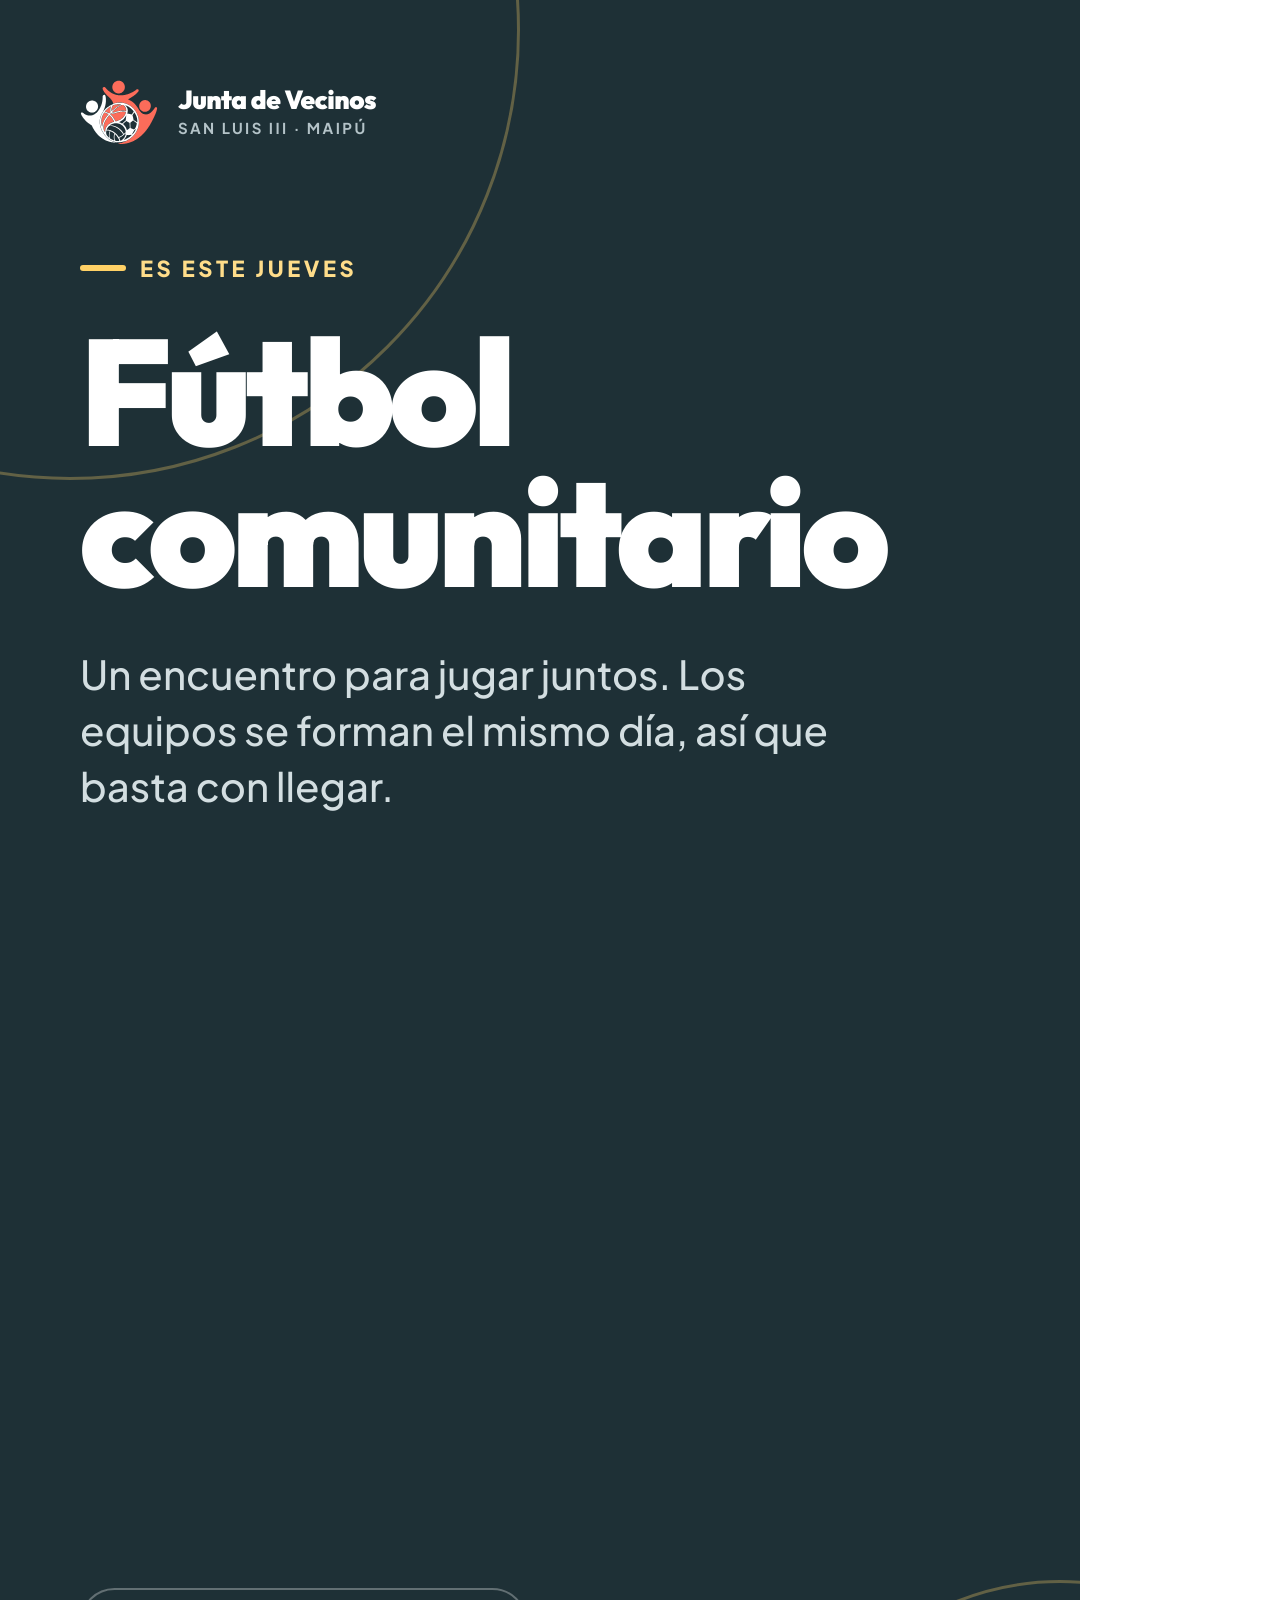
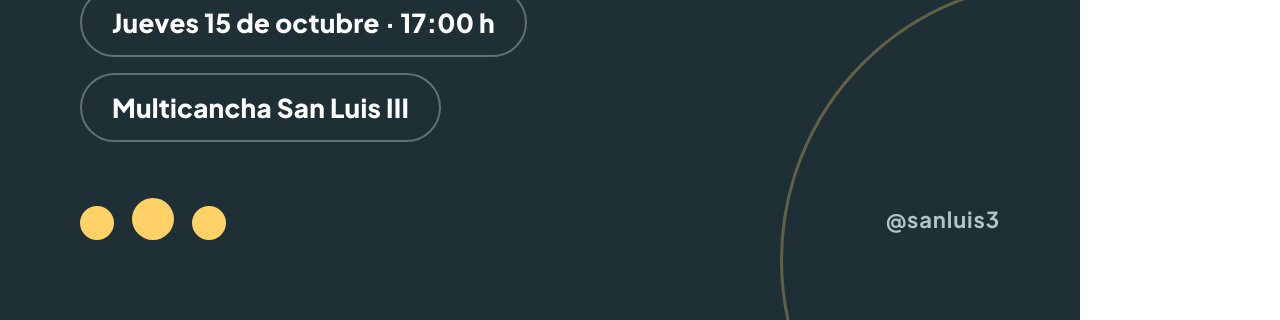
<file: marca/plantillas/ig-story/ig-story.html>
<!doctype html>
<html lang="es">
<head>
<meta charset="utf-8">
<title>IG historia · recordatorio</title>
<!-- Generado por marca/tools/plantillas.mjs — no editar a mano -->
<link rel="stylesheet" href="../_base.css">
<style>
  html, body { width: 1080px; height: 1920px; }
  .canvas { width: 1080px; height: 1920px; }

</style>
</head>
<body>
<div class="canvas bg-ink">
  <div class="ring" style="width:900px;height:900px;left:-380px;top:-420px"></div>
  <div class="ring" style="width:560px;height:560px;right:-260px;bottom:-220px"></div>

  <div style="position:absolute;inset:80px;display:flex;flex-direction:column">
    <div class="brandmark">
        <svg viewBox="165 54 930 767" width="78"
       height="64" role="img"
       aria-label="Junta de Vecinos San Luis III">
  <clipPath id="recorte"><rect x="165" y="54" width="930" height="767"/></clipPath>
  <g clip-path="url(#recorte)">
  <title>JJVV San Luis III, logotipo</title>
  <path fill="#1e3036" fill-rule="evenodd" d="M485.0 648.0L504.0 648.0L505.0 649.0L511.0 649.0L512.0 650.0L516.0 650.0L517.0 651.0L524.0 652.0L528.0 654.0L531.0 654.0L539.0 658.0L541.0 658.0L559.0 667.0L561.0 669.0L564.0 670.0L566.0 672.0L573.0 676.0L576.0 679.0L577.0 679.0L586.0 687.0L587.0 687.0L608.0 708.0L608.0 709.0L613.0 714.0L613.0 715.0L616.0 718.0L616.0 719.0L619.0 722.0L621.0 726.0L624.0 729.0L624.0 730.0L628.0 735.0L632.0 733.0L634.0 733.0L652.0 724.0L654.0 722.0L657.0 721.0L659.0 719.0L662.0 718.0L664.0 716.0L665.0 716.0L667.0 714.0L674.0 710.0L677.0 707.0L677.0 705.0L675.0 701.0L673.0 700.0L672.0 696.0L670.0 694.0L670.0 693.0L668.0 691.0L664.0 684.0L661.0 681.0L661.0 680.0L649.0 667.0L649.0 666.0L629.0 647.0L628.0 647.0L621.0 641.0L617.0 639.0L614.0 636.0L608.0 633.0L606.0 631.0L603.0 630.0L601.0 628.0L583.0 619.0L581.0 619.0L578.0 617.0L576.0 617.0L573.0 615.0L571.0 615.0L565.0 612.0L562.0 612.0L561.0 611.0L555.0 610.0L554.0 609.0L551.0 609.0L550.0 608.0L541.0 607.0L540.0 606.0L534.0 606.0L533.0 605.0L514.0 605.0L507.0 611.0L507.0 612.0L499.0 621.0L499.0 622.0L493.0 630.0L487.0 642.0L487.0 644.0ZM524.0 596.0L542.0 596.0L543.0 597.0L549.0 597.0L550.0 598.0L555.0 598.0L556.0 599.0L561.0 599.0L562.0 600.0L569.0 601.0L570.0 602.0L576.0 603.0L582.0 606.0L587.0 607.0L595.0 611.0L597.0 611.0L605.0 615.0L607.0 617.0L616.0 621.0L624.0 627.0L627.0 628.0L630.0 631.0L631.0 631.0L634.0 634.0L635.0 634.0L639.0 638.0L640.0 638.0L644.0 642.0L645.0 642.0L663.0 660.0L663.0 661.0L669.0 667.0L669.0 668.0L675.0 675.0L675.0 676.0L683.0 687.0L684.0 690.0L686.0 692.0L688.0 696.0L692.0 695.0L708.0 679.0L707.0 665.0L706.0 664.0L706.0 661.0L705.0 660.0L705.0 657.0L703.0 653.0L702.0 647.0L700.0 644.0L700.0 642.0L694.0 630.0L692.0 628.0L688.0 621.0L680.0 612.0L680.0 611.0L667.0 599.0L666.0 599.0L663.0 596.0L662.0 596.0L657.0 592.0L654.0 591.0L652.0 589.0L642.0 584.0L640.0 584.0L637.0 582.0L635.0 582.0L634.0 581.0L632.0 581.0L631.0 580.0L629.0 580.0L625.0 578.0L617.0 577.0L616.0 576.0L612.0 576.0L611.0 575.0L603.0 575.0L602.0 574.0L584.0 574.0L583.0 575.0L575.0 575.0L574.0 576.0L565.0 577.0L561.0 579.0L558.0 579.0L557.0 580.0L552.0 581.0L549.0 583.0L547.0 583.0L533.0 590.0L531.0 592.0L527.0 594.0L526.0 596.0ZM799.0 541.0L797.0 543.0L796.0 543.0L789.0 550.0L788.0 550.0L782.0 556.0L781.0 556.0L775.0 562.0L774.0 562.0L769.0 567.0L768.0 567.0L768.0 585.0L769.0 586.0L769.0 609.0L770.0 610.0L770.0 628.0L778.0 632.0L780.0 632.0L787.0 636.0L789.0 636.0L794.0 639.0L796.0 639.0L803.0 643.0L805.0 643.0L808.0 645.0L810.0 645.0L819.0 637.0L819.0 636.0L823.0 631.0L830.0 617.0L830.0 615.0L832.0 612.0L832.0 610.0L833.0 609.0L833.0 607.0L834.0 606.0L834.0 604.0L835.0 603.0L835.0 601.0L837.0 597.0L837.0 594.0L838.0 593.0L838.0 589.0L839.0 588.0L839.0 585.0L840.0 584.0L840.0 579.0L841.0 578.0L841.0 571.0L840.0 571.0L829.0 562.0L827.0 562.0L825.0 559.0L823.0 559.0L821.0 556.0L820.0 556.0L817.0 553.0L816.0 553.0L813.0 550.0L812.0 550.0L804.0 543.0L802.0 543.0L801.0 541.0ZM718.0 548.0L702.0 562.0L701.0 562.0L695.0 568.0L694.0 568.0L687.0 575.0L686.0 575.0L681.0 580.0L679.0 581.0L681.0 582.0L687.0 588.0L688.0 588.0L697.0 597.0L697.0 598.0L705.0 607.0L705.0 608.0L711.0 616.0L713.0 621.0L715.0 623.0L717.0 627.0L717.0 629.0L721.0 636.0L721.0 638.0L722.0 639.0L722.0 641.0L724.0 645.0L725.0 651.0L728.0 651.0L731.0 648.0L735.0 646.0L738.0 643.0L742.0 641.0L749.0 635.0L750.0 635.0L756.0 630.0L757.0 630.0L757.0 616.0L756.0 615.0L756.0 592.0L755.0 591.0L755.0 569.0L751.0 567.0L749.0 565.0L746.0 564.0L744.0 562.0L741.0 561.0L739.0 559.0L729.0 554.0L727.0 552.0L724.0 551.0L722.0 549.0ZM708.0 360.0L709.0 360.0L723.0 375.0L723.0 376.0L727.0 381.0L731.0 389.0L731.0 391.0L733.0 394.0L733.0 396.0L734.0 397.0L734.0 400.0L735.0 401.0L735.0 404.0L736.0 405.0L736.0 411.0L737.0 412.0L737.0 431.0L736.0 432.0L736.0 438.0L735.0 439.0L734.0 448.0L733.0 449.0L732.0 453.0L734.0 455.0L740.0 455.0L741.0 456.0L752.0 457.0L753.0 458.0L756.0 458.0L757.0 459.0L761.0 459.0L762.0 460.0L765.0 460.0L766.0 461.0L773.0 462.0L774.0 463.0L780.0 464.0L781.0 465.0L789.0 455.0L789.0 454.0L792.0 451.0L792.0 450.0L795.0 447.0L795.0 446.0L798.0 443.0L798.0 442.0L801.0 439.0L801.0 438.0L804.0 435.0L805.0 432.0L803.0 428.0L793.0 417.0L793.0 416.0L780.0 403.0L779.0 403.0L772.0 396.0L771.0 396.0L758.0 385.0L752.0 382.0L750.0 380.0L749.0 380.0L744.0 376.0L741.0 375.0L739.0 373.0L723.0 365.0L721.0 365.0L716.0 362.0ZM528.0 671.0L528.0 673.0L526.0 676.0L526.0 678.0L525.0 679.0L525.0 681.0L523.0 685.0L523.0 688.0L522.0 689.0L522.0 692.0L521.0 693.0L521.0 697.0L520.0 698.0L520.0 704.0L519.0 705.0L519.0 731.0L520.0 732.0L520.0 737.0L521.0 738.0L521.0 741.0L522.0 742.0L522.0 745.0L523.0 746.0L524.0 751.0L526.0 754.0L527.0 754.0L535.0 760.0L544.0 764.0L546.0 766.0L548.0 766.0L555.0 770.0L557.0 770.0L565.0 774.0L568.0 774.0L570.0 775.0L569.0 769.0L568.0 768.0L568.0 764.0L567.0 763.0L567.0 758.0L566.0 757.0L566.0 750.0L565.0 749.0L565.0 730.0L566.0 729.0L566.0 720.0L567.0 719.0L568.0 709.0L569.0 708.0L569.0 705.0L570.0 704.0L572.0 696.0L570.0 695.0L566.0 691.0L562.0 689.0L559.0 686.0L558.0 686.0L550.0 680.0L532.0 671.0ZM814.0 447.0L793.0 474.0L794.0 478.0L795.0 479.0L795.0 481.0L796.0 482.0L796.0 485.0L797.0 486.0L797.0 489.0L798.0 490.0L798.0 493.0L799.0 494.0L799.0 497.0L800.0 498.0L800.0 501.0L801.0 502.0L801.0 505.0L802.0 506.0L802.0 510.0L803.0 511.0L803.0 516.0L804.0 517.0L804.0 521.0L805.0 522.0L806.0 530.0L810.0 532.0L813.0 535.0L814.0 535.0L817.0 538.0L821.0 540.0L832.0 549.0L833.0 549.0L839.0 554.0L843.0 556.0L847.0 560.0L847.0 558.0L848.0 557.0L848.0 541.0L847.0 540.0L847.0 531.0L846.0 530.0L845.0 518.0L844.0 517.0L844.0 513.0L843.0 512.0L843.0 509.0L842.0 508.0L841.0 501.0L840.0 500.0L840.0 498.0L839.0 497.0L839.0 495.0L838.0 494.0L838.0 492.0L837.0 491.0L835.0 483.0L832.0 478.0L832.0 476.0L818.0 449.0L816.0 447.0ZM582.0 706.0L582.0 710.0L581.0 711.0L581.0 714.0L580.0 715.0L580.0 720.0L579.0 721.0L580.0 726.0L579.0 727.0L579.0 730.0L578.0 731.0L578.0 747.0L580.0 751.0L579.0 756.0L580.0 757.0L581.0 767.0L582.0 768.0L583.0 774.0L585.0 777.0L585.0 779.0L586.0 780.0L590.0 780.0L591.0 781.0L596.0 781.0L597.0 782.0L605.0 782.0L606.0 783.0L627.0 783.0L628.0 782.0L632.0 782.0L631.0 781.0L629.0 773.0L627.0 770.0L627.0 768.0L619.0 752.0L617.0 750.0L613.0 742.0L611.0 740.0L609.0 736.0L606.0 733.0L604.0 729.0L595.0 719.0L595.0 718.0L583.0 706.0ZM708.0 695.0L708.0 696.0L694.0 710.0L693.0 710.0L688.0 715.0L687.0 715.0L683.0 719.0L682.0 719.0L675.0 725.0L674.0 725.0L666.0 731.0L663.0 732.0L661.0 734.0L658.0 735.0L656.0 737.0L644.0 743.0L642.0 743.0L637.0 746.0L635.0 746.0L635.0 749.0L639.0 756.0L639.0 758.0L641.0 761.0L641.0 763.0L642.0 764.0L642.0 766.0L645.0 772.0L645.0 774.0L646.0 775.0L647.0 779.0L652.0 778.0L662.0 773.0L664.0 771.0L668.0 769.0L683.0 755.0L683.0 754.0L690.0 746.0L690.0 744.0L692.0 743.0L693.0 740.0L695.0 738.0L701.0 726.0L701.0 724.0L702.0 723.0L702.0 721.0L704.0 717.0L704.0 714.0L706.0 710.0L706.0 706.0L707.0 705.0L706.0 701.0L708.0 699.0ZM715.0 481.0L715.0 483.0L711.0 491.0L709.0 493.0L708.0 496.0L706.0 498.0L702.0 505.0L698.0 509.0L698.0 510.0L694.0 514.0L694.0 515.0L678.0 531.0L677.0 531.0L672.0 536.0L671.0 536.0L668.0 539.0L664.0 541.0L661.0 544.0L651.0 549.0L649.0 551.0L634.0 558.0L636.0 558.0L642.0 561.0L647.0 562.0L650.0 564.0L652.0 564.0L660.0 568.0L662.0 570.0L666.0 572.0L669.0 572.0L681.0 561.0L682.0 561.0L687.0 556.0L688.0 556.0L704.0 541.0L705.0 541.0L709.0 536.0L708.0 535.0L708.0 532.0L709.0 531.0L709.0 526.0L710.0 525.0L709.0 515.0L711.0 513.0L711.0 505.0L712.0 504.0L712.0 497.0L713.0 496.0L713.0 490.0L714.0 489.0L714.0 484.0L715.0 483.0ZM482.0 660.0L481.0 661.0L480.0 669.0L479.0 670.0L479.0 680.0L478.0 681.0L478.0 686.0L479.0 687.0L479.0 696.0L480.0 697.0L480.0 701.0L481.0 702.0L482.0 707.0L484.0 711.0L486.0 713.0L487.0 716.0L492.0 722.0L492.0 723.0L496.0 727.0L496.0 728.0L510.0 742.0L509.0 740.0L509.0 736.0L508.0 735.0L508.0 731.0L507.0 730.0L507.0 701.0L508.0 700.0L508.0 695.0L509.0 694.0L509.0 690.0L510.0 689.0L511.0 682.0L512.0 681.0L513.0 676.0L515.0 673.0L515.0 671.0L517.0 667.0L516.0 665.0L510.0 664.0L509.0 663.0L506.0 663.0L505.0 662.0L502.0 662.0L501.0 661.0L495.0 661.0L494.0 660.0ZM780.0 712.0L775.0 712.0L774.0 713.0L770.0 713.0L769.0 714.0L765.0 714.0L764.0 715.0L759.0 715.0L758.0 716.0L747.0 716.0L746.0 717.0L731.0 717.0L730.0 716.0L725.0 716.0L723.0 718.0L723.0 720.0L709.0 747.0L706.0 750.0L704.0 754.0L697.0 762.0L697.0 763.0L692.0 768.0L694.0 768.0L697.0 766.0L699.0 766.0L702.0 764.0L704.0 764.0L711.0 760.0L713.0 760.0L727.0 753.0L729.0 751.0L734.0 749.0L736.0 747.0L739.0 746.0L741.0 744.0L742.0 744.0L744.0 742.0L751.0 738.0L754.0 735.0L758.0 733.0L766.0 726.0L767.0 726.0L780.0 714.0ZM830.0 644.0L829.0 644.0L824.0 649.0L823.0 649.0L814.0 657.0L807.0 671.0L805.0 673.0L802.0 680.0L800.0 682.0L797.0 689.0L795.0 691.0L793.0 696.0L791.0 698.0L789.0 702.0L789.0 704.0L790.0 704.0L796.0 698.0L796.0 697.0L802.0 691.0L802.0 690.0L806.0 686.0L808.0 682.0L811.0 679.0L811.0 678.0L815.0 673.0L816.0 670.0L818.0 668.0L819.0 665.0L821.0 663.0Z"/><path fill="#ffffff" fill-rule="evenodd" d="M451.0 232.0L450.0 233.0L448.0 233.0L444.0 235.0L437.0 242.0L435.0 246.0L435.0 249.0L434.0 250.0L434.0 276.0L433.0 277.0L433.0 290.0L432.0 291.0L432.0 298.0L431.0 299.0L430.0 311.0L429.0 312.0L429.0 316.0L428.0 317.0L428.0 321.0L427.0 322.0L427.0 325.0L426.0 326.0L425.0 334.0L424.0 335.0L423.0 341.0L422.0 342.0L422.0 344.0L421.0 345.0L421.0 347.0L420.0 348.0L420.0 350.0L419.0 351.0L419.0 353.0L418.0 354.0L416.0 362.0L414.0 365.0L414.0 367.0L409.0 376.0L409.0 378.0L404.0 388.0L402.0 390.0L402.0 392.0L400.0 394.0L398.0 399.0L396.0 401.0L395.0 404.0L393.0 406.0L390.0 412.0L387.0 415.0L385.0 419.0L378.0 427.0L378.0 428.0L359.0 448.0L358.0 448.0L349.0 456.0L348.0 456.0L337.0 464.0L319.0 473.0L317.0 473.0L313.0 475.0L310.0 475.0L306.0 477.0L303.0 477.0L302.0 478.0L290.0 479.0L289.0 480.0L269.0 480.0L268.0 479.0L262.0 479.0L261.0 478.0L257.0 478.0L256.0 477.0L253.0 477.0L252.0 476.0L249.0 476.0L248.0 475.0L240.0 473.0L237.0 471.0L235.0 471.0L225.0 466.0L223.0 464.0L215.0 460.0L213.0 458.0L209.0 456.0L206.0 453.0L205.0 453.0L202.0 450.0L201.0 450.0L197.0 446.0L190.0 442.0L181.0 442.0L176.0 446.0L174.0 450.0L174.0 458.0L175.0 459.0L175.0 462.0L177.0 465.0L177.0 467.0L184.0 481.0L191.0 491.0L195.0 499.0L203.0 509.0L203.0 510.0L206.0 513.0L206.0 514.0L209.0 517.0L209.0 518.0L212.0 521.0L212.0 522.0L226.0 537.0L226.0 538.0L246.0 557.0L247.0 557.0L252.0 562.0L253.0 562.0L257.0 566.0L258.0 566.0L265.0 572.0L266.0 572.0L268.0 574.0L269.0 574.0L271.0 576.0L278.0 580.0L281.0 583.0L287.0 586.0L294.0 592.0L298.0 594.0L305.0 601.0L311.0 613.0L311.0 615.0L316.0 625.0L318.0 627.0L324.0 640.0L328.0 645.0L329.0 648.0L333.0 653.0L334.0 656.0L336.0 658.0L336.0 659.0L338.0 661.0L342.0 668.0L345.0 671.0L345.0 672.0L348.0 675.0L348.0 676.0L351.0 679.0L351.0 680.0L354.0 683.0L354.0 684.0L363.0 694.0L363.0 695.0L370.0 702.0L370.0 703.0L391.0 724.0L392.0 724.0L398.0 730.0L399.0 730.0L406.0 737.0L407.0 737.0L422.0 749.0L423.0 749.0L440.0 761.0L448.0 765.0L450.0 767.0L472.0 778.0L474.0 778.0L481.0 782.0L483.0 782.0L486.0 784.0L488.0 784.0L491.0 786.0L499.0 788.0L505.0 791.0L508.0 791.0L509.0 792.0L511.0 792.0L512.0 793.0L514.0 793.0L518.0 795.0L526.0 796.0L527.0 797.0L530.0 797.0L531.0 798.0L535.0 798.0L536.0 799.0L540.0 799.0L541.0 800.0L547.0 800.0L548.0 801.0L555.0 801.0L556.0 802.0L565.0 802.0L566.0 803.0L599.0 803.0L600.0 802.0L608.0 802.0L604.0 802.0L603.0 801.0L596.0 801.0L595.0 800.0L589.0 800.0L588.0 799.0L584.0 799.0L583.0 798.0L576.0 797.0L572.0 795.0L569.0 795.0L568.0 794.0L566.0 794.0L565.0 793.0L557.0 791.0L545.0 785.0L542.0 785.0L540.0 783.0L533.0 780.0L531.0 778.0L528.0 777.0L526.0 775.0L523.0 774.0L518.0 770.0L512.0 767.0L508.0 763.0L507.0 763.0L499.0 756.0L498.0 756.0L488.0 746.0L487.0 746.0L470.0 728.0L470.0 727.0L465.0 722.0L465.0 721.0L457.0 712.0L455.0 708.0L447.0 698.0L446.0 695.0L438.0 684.0L436.0 679.0L434.0 677.0L432.0 672.0L430.0 670.0L421.0 652.0L421.0 650.0L417.0 643.0L417.0 641.0L413.0 633.0L413.0 631.0L412.0 630.0L412.0 628.0L411.0 627.0L411.0 625.0L410.0 624.0L410.0 622.0L408.0 618.0L408.0 615.0L406.0 611.0L406.0 608.0L405.0 607.0L405.0 604.0L404.0 603.0L404.0 600.0L403.0 599.0L403.0 595.0L402.0 594.0L401.0 582.0L400.0 581.0L400.0 573.0L399.0 572.0L399.0 537.0L400.0 536.0L400.0 528.0L401.0 527.0L401.0 521.0L402.0 520.0L402.0 516.0L403.0 515.0L403.0 512.0L404.0 511.0L404.0 507.0L405.0 506.0L406.0 499.0L407.0 498.0L407.0 496.0L408.0 495.0L408.0 493.0L409.0 492.0L411.0 484.0L416.0 474.0L416.0 472.0L426.0 452.0L428.0 450.0L432.0 442.0L439.0 432.0L443.0 424.0L443.0 422.0L448.0 413.0L448.0 411.0L451.0 406.0L451.0 404.0L453.0 401.0L453.0 399.0L455.0 396.0L455.0 394.0L457.0 391.0L457.0 389.0L458.0 388.0L458.0 386.0L459.0 385.0L459.0 383.0L461.0 379.0L461.0 376.0L462.0 375.0L462.0 373.0L464.0 369.0L464.0 366.0L465.0 365.0L466.0 358.0L467.0 357.0L468.0 347.0L469.0 346.0L469.0 342.0L470.0 341.0L470.0 335.0L471.0 334.0L471.0 327.0L472.0 326.0L472.0 318.0L473.0 317.0L473.0 277.0L472.0 276.0L472.0 267.0L471.0 266.0L471.0 259.0L470.0 258.0L470.0 255.0L469.0 254.0L469.0 250.0L468.0 249.0L468.0 246.0L467.0 245.0L466.0 240.0L464.0 238.0L464.0 237.0L461.0 234.0L457.0 232.0ZM581.0 844.0L582.0 850.0L584.0 853.0L584.0 855.0L585.0 856.0L587.0 864.0L589.0 867.0L589.0 869.0L590.0 870.0L590.0 872.0L591.0 873.0L591.0 875.0L592.0 876.0L592.0 878.0L594.0 882.0L594.0 885.0L596.0 888.0L596.0 890.0L597.0 891.0L599.0 899.0L601.0 902.0L601.0 904.0L602.0 905.0L602.0 907.0L603.0 908.0L605.0 916.0L607.0 919.0L607.0 922.0L609.0 925.0L610.0 931.0L612.0 934.0L612.0 936.0L613.0 937.0L613.0 939.0L614.0 940.0L616.0 948.0L618.0 951.0L619.0 957.0L622.0 963.0L622.0 965.0L623.0 966.0L623.0 968.0L624.0 969.0L624.0 971.0L625.0 972.0L625.0 974.0L626.0 975.0L626.0 977.0L627.0 978.0L627.0 980.0L628.0 981.0L630.0 989.0L632.0 992.0L632.0 994.0L633.0 995.0L633.0 997.0L634.0 998.0L636.0 1006.0L637.0 1007.0L644.0 1007.0L645.0 1008.0L722.0 1008.0L726.0 1000.0L728.0 992.0L730.0 989.0L731.0 984.0L735.0 976.0L737.0 968.0L739.0 965.0L739.0 963.0L742.0 957.0L743.0 952.0L747.0 944.0L749.0 936.0L752.0 931.0L752.0 929.0L753.0 928.0L755.0 920.0L759.0 912.0L761.0 904.0L763.0 901.0L764.0 896.0L766.0 893.0L767.0 888.0L771.0 880.0L771.0 878.0L772.0 877.0L774.0 869.0L776.0 866.0L776.0 864.0L778.0 861.0L778.0 859.0L780.0 856.0L780.0 854.0L781.0 853.0L781.0 851.0L782.0 850.0L782.0 848.0L784.0 844.0L723.0 844.0L722.0 848.0L721.0 849.0L721.0 851.0L718.0 856.0L716.0 864.0L714.0 867.0L714.0 869.0L710.0 877.0L709.0 882.0L707.0 885.0L705.0 893.0L703.0 896.0L703.0 898.0L701.0 901.0L701.0 903.0L697.0 911.0L696.0 916.0L694.0 919.0L694.0 921.0L692.0 924.0L691.0 929.0L689.0 932.0L688.0 937.0L686.0 940.0L686.0 942.0L684.0 946.0L682.0 946.0L680.0 943.0L680.0 941.0L679.0 940.0L678.0 935.0L676.0 932.0L676.0 930.0L675.0 929.0L675.0 927.0L674.0 926.0L672.0 918.0L670.0 915.0L668.0 907.0L666.0 904.0L665.0 899.0L663.0 896.0L663.0 894.0L662.0 893.0L662.0 891.0L661.0 890.0L661.0 888.0L660.0 887.0L660.0 885.0L659.0 884.0L659.0 882.0L658.0 881.0L658.0 879.0L657.0 878.0L655.0 870.0L653.0 867.0L651.0 859.0L649.0 856.0L649.0 854.0L648.0 853.0L648.0 851.0L646.0 848.0L645.0 844.0ZM795.0 844.0L796.0 845.0L796.0 847.0L797.0 848.0L797.0 850.0L798.0 851.0L798.0 853.0L799.0 854.0L799.0 856.0L800.0 857.0L800.0 859.0L801.0 860.0L801.0 862.0L802.0 863.0L802.0 865.0L803.0 866.0L803.0 868.0L804.0 869.0L804.0 871.0L805.0 872.0L805.0 874.0L806.0 875.0L806.0 877.0L807.0 878.0L807.0 880.0L808.0 881.0L808.0 883.0L809.0 884.0L809.0 886.0L810.0 887.0L810.0 889.0L811.0 890.0L813.0 898.0L815.0 901.0L815.0 903.0L817.0 907.0L817.0 910.0L818.0 911.0L818.0 913.0L819.0 914.0L819.0 916.0L820.0 917.0L820.0 919.0L821.0 920.0L821.0 922.0L822.0 923.0L822.0 925.0L823.0 926.0L823.0 928.0L824.0 929.0L824.0 931.0L825.0 932.0L825.0 934.0L826.0 935.0L826.0 937.0L827.0 938.0L827.0 940.0L828.0 941.0L828.0 943.0L829.0 944.0L829.0 946.0L830.0 947.0L830.0 949.0L831.0 950.0L831.0 952.0L832.0 953.0L832.0 955.0L833.0 956.0L833.0 958.0L834.0 959.0L834.0 961.0L835.0 962.0L835.0 964.0L836.0 965.0L836.0 967.0L837.0 968.0L837.0 970.0L838.0 971.0L838.0 973.0L839.0 974.0L839.0 976.0L840.0 977.0L840.0 979.0L841.0 980.0L841.0 982.0L842.0 983.0L842.0 985.0L843.0 986.0L843.0 988.0L844.0 989.0L844.0 991.0L845.0 992.0L845.0 994.0L846.0 995.0L846.0 997.0L847.0 998.0L849.0 1006.0L853.0 1008.0L935.0 1008.0L936.0 1004.0L938.0 1001.0L938.0 999.0L940.0 996.0L941.0 991.0L943.0 988.0L943.0 986.0L947.0 978.0L948.0 973.0L952.0 965.0L952.0 963.0L955.0 957.0L956.0 952.0L960.0 944.0L960.0 942.0L963.0 936.0L965.0 928.0L967.0 925.0L967.0 923.0L969.0 920.0L969.0 918.0L971.0 915.0L971.0 913.0L973.0 910.0L973.0 908.0L977.0 900.0L977.0 898.0L978.0 897.0L979.0 892.0L981.0 889.0L982.0 884.0L985.0 879.0L987.0 871.0L989.0 868.0L989.0 866.0L991.0 863.0L992.0 858.0L994.0 855.0L994.0 853.0L995.0 852.0L997.0 844.0L934.0 844.0L933.0 848.0L932.0 849.0L932.0 851.0L928.0 859.0L927.0 864.0L923.0 872.0L922.0 877.0L918.0 885.0L918.0 887.0L917.0 888.0L915.0 896.0L913.0 899.0L913.0 901.0L909.0 909.0L908.0 914.0L906.0 917.0L906.0 919.0L902.0 927.0L902.0 929.0L901.0 930.0L899.0 938.0L895.0 946.0L893.0 946.0L892.0 945.0L892.0 943.0L891.0 942.0L890.0 937.0L888.0 934.0L888.0 931.0L886.0 928.0L886.0 926.0L885.0 925.0L885.0 923.0L884.0 922.0L884.0 920.0L883.0 919.0L883.0 917.0L882.0 916.0L882.0 914.0L881.0 913.0L881.0 911.0L880.0 910.0L878.0 902.0L876.0 899.0L874.0 891.0L872.0 888.0L872.0 886.0L871.0 885.0L871.0 883.0L870.0 882.0L870.0 880.0L869.0 879.0L867.0 871.0L865.0 868.0L865.0 866.0L864.0 865.0L862.0 857.0L860.0 854.0L860.0 852.0L858.0 849.0L857.0 844.0ZM298.0 301.0L297.0 302.0L292.0 302.0L291.0 303.0L288.0 303.0L287.0 304.0L282.0 305.0L279.0 307.0L277.0 307.0L273.0 309.0L271.0 311.0L268.0 312.0L261.0 318.0L260.0 318.0L248.0 331.0L248.0 332.0L244.0 337.0L241.0 343.0L241.0 345.0L239.0 348.0L239.0 351.0L237.0 355.0L237.0 358.0L236.0 359.0L236.0 364.0L235.0 365.0L235.0 382.0L236.0 383.0L236.0 389.0L237.0 390.0L237.0 393.0L238.0 394.0L240.0 402.0L248.0 416.0L257.0 426.0L258.0 426.0L262.0 430.0L263.0 430.0L269.0 435.0L273.0 437.0L275.0 437.0L282.0 441.0L285.0 441.0L286.0 442.0L288.0 442.0L289.0 443.0L293.0 443.0L294.0 444.0L303.0 444.0L304.0 445.0L309.0 445.0L310.0 444.0L318.0 444.0L319.0 443.0L323.0 443.0L324.0 442.0L332.0 440.0L344.0 434.0L346.0 432.0L350.0 430.0L360.0 421.0L360.0 420.0L366.0 414.0L367.0 411.0L369.0 409.0L374.0 399.0L374.0 397.0L376.0 393.0L376.0 390.0L377.0 389.0L377.0 386.0L378.0 385.0L378.0 379.0L379.0 378.0L379.0 365.0L378.0 364.0L378.0 358.0L377.0 357.0L376.0 350.0L375.0 349.0L375.0 347.0L374.0 346.0L374.0 344.0L373.0 343.0L373.0 341.0L371.0 337.0L369.0 335.0L368.0 332.0L365.0 329.0L365.0 328.0L352.0 315.0L351.0 315.0L348.0 312.0L343.0 310.0L341.0 308.0L339.0 308.0L331.0 304.0L328.0 304.0L327.0 303.0L324.0 303.0L323.0 302.0L319.0 302.0L318.0 301.0ZM564.0 844.0L490.0 844.0L490.0 950.0L489.0 951.0L489.0 955.0L488.0 956.0L488.0 958.0L483.0 963.0L479.0 965.0L469.0 965.0L468.0 964.0L462.0 963.0L452.0 958.0L445.0 953.0L443.0 955.0L439.0 962.0L436.0 965.0L436.0 966.0L434.0 968.0L434.0 969.0L432.0 971.0L432.0 972.0L430.0 974.0L426.0 981.0L423.0 984.0L421.0 988.0L418.0 991.0L418.0 992.0L419.0 992.0L424.0 996.0L427.0 997.0L429.0 999.0L437.0 1003.0L439.0 1003.0L442.0 1005.0L444.0 1005.0L445.0 1006.0L447.0 1006.0L448.0 1007.0L450.0 1007.0L454.0 1009.0L457.0 1009.0L458.0 1010.0L461.0 1010.0L462.0 1011.0L467.0 1011.0L468.0 1012.0L476.0 1012.0L477.0 1013.0L498.0 1013.0L499.0 1012.0L508.0 1012.0L509.0 1011.0L514.0 1011.0L515.0 1010.0L518.0 1010.0L519.0 1009.0L527.0 1007.0L542.0 999.0L551.0 990.0L551.0 989.0L556.0 983.0L559.0 977.0L559.0 975.0L561.0 971.0L561.0 968.0L562.0 967.0L562.0 963.0L563.0 962.0L563.0 953.0L564.0 952.0ZM419.0 845.0L359.0 845.0L358.0 844.0L356.0 844.0L355.0 845.0L355.0 949.0L354.0 950.0L353.0 954.0L346.0 961.0L342.0 963.0L339.0 963.0L338.0 964.0L319.0 964.0L318.0 963.0L314.0 963.0L313.0 962.0L307.0 961.0L289.0 952.0L287.0 956.0L284.0 959.0L283.0 962.0L277.0 969.0L276.0 972.0L264.0 989.0L263.0 992.0L277.0 1000.0L279.0 1000.0L282.0 1002.0L284.0 1002.0L292.0 1006.0L295.0 1006.0L296.0 1007.0L299.0 1007.0L300.0 1008.0L303.0 1008.0L304.0 1009.0L308.0 1009.0L309.0 1010.0L313.0 1010.0L314.0 1011.0L323.0 1011.0L324.0 1012.0L351.0 1012.0L352.0 1011.0L359.0 1011.0L360.0 1010.0L365.0 1010.0L366.0 1009.0L369.0 1009.0L370.0 1008.0L373.0 1008.0L374.0 1007.0L382.0 1005.0L394.0 999.0L400.0 994.0L401.0 994.0L408.0 986.0L408.0 985.0L412.0 980.0L414.0 976.0L414.0 974.0L415.0 973.0L415.0 971.0L417.0 967.0L417.0 963.0L418.0 962.0L418.0 953.0L419.0 952.0Z"/>
  <path fill="#fc6c5a" fill-rule="evenodd" d="M189.0 1059.0L189.0 1148.0L190.0 1149.0L190.0 1153.0L191.0 1154.0L192.0 1159.0L195.0 1165.0L204.0 1174.0L205.0 1174.0L210.0 1178.0L212.0 1178.0L215.0 1180.0L218.0 1180.0L219.0 1181.0L477.0 1181.0L478.0 1182.0L480.0 1181.0L530.0 1181.0L531.0 1182.0L556.0 1182.0L557.0 1181.0L560.0 1181.0L561.0 1182.0L570.0 1182.0L571.0 1181.0L579.0 1181.0L580.0 1182.0L1032.0 1182.0L1033.0 1181.0L1037.0 1181.0L1038.0 1180.0L1040.0 1180.0L1044.0 1178.0L1046.0 1176.0L1050.0 1174.0L1057.0 1167.0L1061.0 1160.0L1061.0 1158.0L1063.0 1154.0L1063.0 1150.0L1064.0 1149.0L1064.0 1058.0L1063.0 1057.0L1063.0 1053.0L1058.0 1042.0L1048.0 1032.0L1040.0 1028.0L1038.0 1028.0L1037.0 1027.0L1033.0 1027.0L1032.0 1026.0L552.0 1026.0L551.0 1025.0L538.0 1025.0L537.0 1026.0L514.0 1026.0L513.0 1025.0L221.0 1025.0L220.0 1026.0L213.0 1027.0L207.0 1030.0L205.0 1032.0L204.0 1032.0L196.0 1040.0L192.0 1047.0L191.0 1053.0L190.0 1054.0L190.0 1058.0ZM443.0 140.0L439.0 144.0L438.0 144.0L434.0 151.0L434.0 161.0L435.0 162.0L436.0 167.0L438.0 170.0L438.0 172.0L442.0 180.0L444.0 182.0L446.0 187.0L451.0 194.0L452.0 197.0L460.0 207.0L460.0 208.0L464.0 212.0L464.0 213.0L467.0 216.0L467.0 217.0L480.0 231.0L480.0 232.0L498.0 250.0L499.0 250.0L513.0 264.0L514.0 264.0L530.0 280.0L530.0 281.0L540.0 292.0L540.0 293.0L545.0 299.0L547.0 304.0L549.0 306.0L555.0 318.0L555.0 320.0L557.0 323.0L557.0 325.0L559.0 329.0L560.0 335.0L562.0 337.0L563.0 336.0L565.0 336.0L569.0 334.0L572.0 334.0L576.0 332.0L579.0 332.0L580.0 331.0L583.0 331.0L584.0 330.0L587.0 330.0L588.0 329.0L592.0 329.0L593.0 328.0L597.0 328.0L598.0 327.0L602.0 327.0L603.0 326.0L619.0 325.0L620.0 324.0L657.0 324.0L658.0 325.0L666.0 325.0L667.0 326.0L679.0 327.0L680.0 328.0L689.0 329.0L690.0 330.0L697.0 331.0L701.0 333.0L704.0 333.0L705.0 334.0L707.0 334.0L708.0 335.0L716.0 337.0L719.0 339.0L721.0 339.0L731.0 344.0L733.0 344.0L741.0 348.0L743.0 350.0L752.0 354.0L754.0 356.0L760.0 359.0L762.0 361.0L766.0 363.0L769.0 366.0L773.0 368.0L781.0 375.0L782.0 375.0L787.0 380.0L788.0 380.0L812.0 404.0L812.0 405.0L818.0 411.0L818.0 412.0L824.0 419.0L826.0 423.0L831.0 429.0L835.0 437.0L839.0 442.0L850.0 464.0L850.0 466.0L855.0 476.0L855.0 478.0L856.0 479.0L856.0 481.0L857.0 482.0L857.0 484.0L858.0 485.0L858.0 487.0L859.0 488.0L859.0 490.0L861.0 494.0L862.0 501.0L864.0 505.0L864.0 509.0L865.0 510.0L865.0 514.0L866.0 515.0L866.0 519.0L867.0 520.0L867.0 525.0L868.0 526.0L868.0 533.0L869.0 534.0L869.0 545.0L870.0 546.0L870.0 570.0L869.0 571.0L869.0 582.0L868.0 583.0L868.0 589.0L867.0 590.0L867.0 596.0L866.0 597.0L865.0 606.0L864.0 607.0L864.0 610.0L863.0 611.0L862.0 618.0L860.0 622.0L860.0 625.0L858.0 628.0L858.0 630.0L857.0 631.0L855.0 639.0L850.0 649.0L850.0 651.0L839.0 673.0L837.0 675.0L833.0 683.0L831.0 685.0L831.0 686.0L829.0 688.0L825.0 695.0L822.0 698.0L820.0 702.0L816.0 706.0L816.0 707.0L812.0 711.0L812.0 712.0L804.0 720.0L804.0 721.0L778.0 746.0L777.0 746.0L764.0 757.0L763.0 757.0L746.0 769.0L743.0 770.0L741.0 772.0L736.0 774.0L734.0 776.0L706.0 790.0L704.0 790.0L701.0 792.0L699.0 792.0L696.0 794.0L694.0 794.0L686.0 798.0L684.0 798.0L683.0 799.0L678.0 800.0L675.0 802.0L673.0 802.0L672.0 803.0L670.0 803.0L666.0 805.0L663.0 805.0L662.0 806.0L660.0 806.0L656.0 808.0L653.0 808.0L652.0 809.0L646.0 810.0L642.0 812.0L639.0 812.0L638.0 813.0L635.0 813.0L634.0 814.0L627.0 815.0L626.0 816.0L624.0 816.0L622.0 818.0L625.0 820.0L631.0 820.0L632.0 821.0L670.0 821.0L671.0 820.0L693.0 819.0L694.0 818.0L699.0 818.0L700.0 817.0L705.0 817.0L706.0 816.0L710.0 816.0L711.0 815.0L716.0 815.0L717.0 814.0L721.0 814.0L722.0 813.0L725.0 813.0L726.0 812.0L729.0 812.0L730.0 811.0L737.0 810.0L738.0 809.0L744.0 808.0L748.0 806.0L751.0 806.0L752.0 805.0L754.0 805.0L755.0 804.0L757.0 804.0L758.0 803.0L766.0 801.0L769.0 799.0L774.0 798.0L777.0 796.0L782.0 795.0L791.0 790.0L793.0 790.0L804.0 784.0L806.0 784.0L816.0 779.0L818.0 777.0L825.0 774.0L827.0 772.0L832.0 770.0L837.0 766.0L845.0 762.0L847.0 760.0L851.0 758.0L854.0 755.0L855.0 755.0L857.0 753.0L864.0 749.0L868.0 745.0L869.0 745.0L877.0 738.0L878.0 738.0L881.0 735.0L882.0 735.0L889.0 728.0L890.0 728.0L896.0 722.0L897.0 722.0L914.0 705.0L915.0 705.0L918.0 702.0L918.0 701.0L932.0 687.0L932.0 686.0L938.0 680.0L938.0 679.0L945.0 672.0L945.0 671.0L949.0 667.0L949.0 666.0L952.0 663.0L952.0 662.0L961.0 652.0L965.0 645.0L972.0 637.0L972.0 636.0L974.0 634.0L976.0 630.0L979.0 627.0L979.0 626.0L985.0 618.0L986.0 615.0L994.0 604.0L995.0 601.0L997.0 599.0L998.0 596.0L1003.0 589.0L1005.0 584.0L1007.0 582.0L1011.0 573.0L1013.0 571.0L1020.0 556.0L1022.0 554.0L1054.0 490.0L1054.0 488.0L1060.0 477.0L1060.0 475.0L1067.0 461.0L1067.0 459.0L1071.0 451.0L1072.0 446.0L1074.0 443.0L1074.0 441.0L1075.0 440.0L1075.0 438.0L1076.0 437.0L1076.0 435.0L1077.0 434.0L1077.0 432.0L1078.0 431.0L1078.0 429.0L1080.0 425.0L1080.0 422.0L1081.0 421.0L1081.0 419.0L1083.0 415.0L1083.0 412.0L1084.0 411.0L1084.0 407.0L1085.0 406.0L1085.0 402.0L1086.0 401.0L1086.0 390.0L1085.0 389.0L1084.0 385.0L1081.0 382.0L1077.0 380.0L1069.0 380.0L1065.0 382.0L1059.0 388.0L1059.0 389.0L1056.0 392.0L1052.0 399.0L1045.0 407.0L1043.0 411.0L1034.0 421.0L1034.0 422.0L1027.0 429.0L1027.0 430.0L1009.0 446.0L1008.0 446.0L1003.0 450.0L998.0 452.0L996.0 454.0L989.0 458.0L987.0 458.0L984.0 460.0L982.0 460.0L976.0 463.0L968.0 464.0L967.0 465.0L960.0 465.0L959.0 466.0L948.0 466.0L947.0 465.0L939.0 465.0L938.0 464.0L934.0 464.0L933.0 463.0L931.0 463.0L930.0 462.0L922.0 460.0L910.0 454.0L908.0 452.0L901.0 448.0L888.0 436.0L888.0 435.0L882.0 429.0L882.0 428.0L878.0 424.0L878.0 423.0L872.0 416.0L869.0 410.0L867.0 408.0L866.0 405.0L862.0 400.0L861.0 397.0L857.0 392.0L856.0 389.0L854.0 387.0L851.0 381.0L846.0 375.0L844.0 371.0L839.0 366.0L835.0 359.0L830.0 354.0L830.0 353.0L815.0 337.0L814.0 337.0L798.0 322.0L797.0 322.0L786.0 313.0L785.0 313.0L777.0 307.0L772.0 305.0L767.0 301.0L744.0 290.0L742.0 288.0L742.0 286.0L744.0 283.0L745.0 283.0L750.0 279.0L753.0 278.0L758.0 274.0L761.0 273.0L763.0 271.0L766.0 270.0L771.0 266.0L774.0 265.0L779.0 261.0L782.0 260.0L784.0 258.0L785.0 258.0L787.0 256.0L788.0 256.0L790.0 254.0L791.0 254.0L793.0 252.0L800.0 248.0L807.0 242.0L808.0 242.0L818.0 234.0L819.0 234.0L830.0 224.0L831.0 224.0L854.0 201.0L854.0 200.0L862.0 191.0L865.0 185.0L865.0 183.0L866.0 182.0L866.0 177.0L865.0 176.0L864.0 172.0L861.0 169.0L855.0 166.0L845.0 166.0L839.0 169.0L832.0 175.0L825.0 179.0L822.0 182.0L821.0 182.0L810.0 190.0L807.0 191.0L800.0 196.0L791.0 200.0L789.0 202.0L777.0 208.0L775.0 208.0L764.0 214.0L762.0 214.0L759.0 216.0L757.0 216.0L749.0 220.0L743.0 221.0L740.0 223.0L738.0 223.0L734.0 225.0L731.0 225.0L727.0 227.0L724.0 227.0L720.0 229.0L716.0 229.0L712.0 231.0L708.0 231.0L707.0 232.0L704.0 232.0L703.0 233.0L698.0 233.0L697.0 234.0L692.0 234.0L691.0 235.0L685.0 235.0L684.0 236.0L676.0 236.0L675.0 237.0L663.0 237.0L662.0 238.0L640.0 238.0L639.0 237.0L625.0 237.0L624.0 236.0L617.0 236.0L616.0 235.0L611.0 235.0L610.0 234.0L606.0 234.0L605.0 233.0L600.0 233.0L599.0 232.0L596.0 232.0L592.0 230.0L589.0 230.0L588.0 229.0L586.0 229.0L585.0 228.0L583.0 228.0L582.0 227.0L580.0 227.0L579.0 226.0L577.0 226.0L576.0 225.0L568.0 223.0L554.0 216.0L552.0 216.0L548.0 214.0L546.0 212.0L532.0 205.0L529.0 202.0L528.0 202.0L526.0 200.0L519.0 196.0L516.0 193.0L515.0 193.0L512.0 190.0L511.0 190.0L507.0 186.0L506.0 186.0L500.0 180.0L499.0 180.0L484.0 165.0L484.0 164.0L476.0 156.0L476.0 155.0L471.0 150.0L471.0 149.0L466.0 144.0L466.0 143.0L465.0 143.0L462.0 140.0L458.0 138.0L447.0 138.0ZM617.0 63.0L616.0 64.0L610.0 64.0L609.0 65.0L606.0 65.0L605.0 66.0L597.0 68.0L589.0 72.0L587.0 74.0L581.0 77.0L576.0 82.0L575.0 82.0L565.0 93.0L565.0 94.0L563.0 96.0L563.0 97.0L561.0 99.0L560.0 102.0L557.0 106.0L557.0 108.0L555.0 111.0L555.0 113.0L554.0 114.0L554.0 116.0L552.0 120.0L552.0 123.0L551.0 124.0L551.0 130.0L550.0 131.0L550.0 148.0L551.0 149.0L551.0 155.0L552.0 156.0L552.0 159.0L553.0 160.0L553.0 162.0L554.0 163.0L554.0 165.0L555.0 166.0L555.0 168.0L557.0 171.0L558.0 175.0L562.0 180.0L565.0 186.0L569.0 190.0L569.0 191.0L571.0 193.0L572.0 193.0L580.0 201.0L581.0 201.0L584.0 204.0L598.0 211.0L600.0 211.0L604.0 213.0L607.0 213.0L608.0 214.0L611.0 214.0L612.0 215.0L619.0 215.0L620.0 216.0L629.0 216.0L630.0 215.0L638.0 215.0L639.0 214.0L642.0 214.0L643.0 213.0L651.0 211.0L654.0 209.0L656.0 209.0L662.0 206.0L664.0 204.0L668.0 202.0L671.0 199.0L672.0 199.0L683.0 188.0L683.0 187.0L688.0 181.0L689.0 178.0L691.0 176.0L694.0 170.0L694.0 168.0L695.0 167.0L695.0 165.0L696.0 164.0L696.0 162.0L697.0 161.0L697.0 159.0L699.0 155.0L699.0 149.0L700.0 148.0L700.0 130.0L699.0 129.0L698.0 119.0L697.0 118.0L695.0 110.0L689.0 98.0L687.0 96.0L685.0 92.0L681.0 88.0L681.0 87.0L675.0 81.0L674.0 81.0L671.0 78.0L670.0 78.0L667.0 75.0L664.0 74.0L662.0 72.0L658.0 70.0L656.0 70.0L651.0 67.0L646.0 66.0L645.0 65.0L642.0 65.0L641.0 64.0L635.0 64.0L634.0 63.0ZM935.0 295.0L934.0 296.0L929.0 296.0L928.0 297.0L925.0 297.0L924.0 298.0L916.0 300.0L904.0 306.0L901.0 309.0L900.0 309.0L885.0 324.0L881.0 332.0L878.0 336.0L878.0 338.0L876.0 341.0L876.0 343.0L874.0 347.0L874.0 350.0L873.0 351.0L873.0 356.0L872.0 357.0L872.0 377.0L873.0 378.0L873.0 382.0L875.0 386.0L876.0 392.0L882.0 404.0L884.0 406.0L886.0 410.0L897.0 421.0L898.0 421.0L901.0 424.0L907.0 427.0L909.0 429.0L911.0 429.0L916.0 432.0L918.0 432.0L922.0 434.0L926.0 434.0L927.0 435.0L931.0 435.0L932.0 436.0L950.0 436.0L951.0 435.0L955.0 435.0L956.0 434.0L959.0 434.0L960.0 433.0L965.0 432.0L968.0 430.0L970.0 430.0L976.0 427.0L986.0 419.0L987.0 419.0L998.0 407.0L1006.0 393.0L1006.0 391.0L1008.0 388.0L1009.0 382.0L1010.0 381.0L1010.0 377.0L1011.0 376.0L1011.0 353.0L1010.0 352.0L1010.0 348.0L1008.0 344.0L1008.0 341.0L1005.0 336.0L1005.0 334.0L1003.0 330.0L1001.0 328.0L997.0 321.0L984.0 308.0L976.0 304.0L972.0 301.0L970.0 301.0L967.0 299.0L965.0 299.0L961.0 297.0L958.0 297.0L957.0 296.0L952.0 296.0L951.0 295.0ZM712.0 437.0L710.0 436.0L700.0 436.0L699.0 435.0L663.0 435.0L662.0 436.0L646.0 437.0L645.0 438.0L640.0 438.0L639.0 439.0L635.0 439.0L634.0 440.0L630.0 440.0L629.0 441.0L626.0 441.0L625.0 442.0L621.0 442.0L620.0 443.0L613.0 444.0L612.0 445.0L606.0 446.0L605.0 447.0L603.0 447.0L599.0 449.0L596.0 449.0L595.0 450.0L593.0 450.0L592.0 451.0L590.0 451.0L586.0 453.0L583.0 453.0L579.0 455.0L576.0 455.0L575.0 456.0L572.0 456.0L571.0 457.0L567.0 457.0L566.0 458.0L559.0 458.0L558.0 459.0L547.0 458.0L544.0 456.0L542.0 456.0L537.0 452.0L535.0 452.0L526.0 462.0L546.0 482.0L546.0 483.0L551.0 488.0L551.0 489.0L555.0 493.0L555.0 494.0L561.0 501.0L561.0 502.0L573.0 519.0L574.0 522.0L576.0 524.0L578.0 529.0L580.0 531.0L588.0 547.0L590.0 548.0L591.0 547.0L598.0 546.0L599.0 545.0L601.0 545.0L605.0 543.0L608.0 543.0L609.0 542.0L617.0 540.0L620.0 538.0L622.0 538.0L625.0 536.0L627.0 536.0L647.0 526.0L649.0 524.0L650.0 524.0L652.0 522.0L659.0 518.0L668.0 510.0L669.0 510.0L686.0 492.0L686.0 491.0L689.0 488.0L689.0 487.0L697.0 476.0L705.0 460.0L705.0 458.0L707.0 455.0L707.0 453.0L708.0 452.0L708.0 450.0L709.0 449.0L709.0 447.0L711.0 443.0L711.0 439.0ZM515.0 476.0L514.0 476.0L506.0 485.0L506.0 486.0L497.0 497.0L495.0 501.0L489.0 508.0L489.0 509.0L479.0 523.0L478.0 526.0L476.0 528.0L475.0 531.0L470.0 538.0L459.0 560.0L459.0 562.0L456.0 567.0L455.0 572.0L453.0 575.0L453.0 577.0L452.0 578.0L452.0 580.0L450.0 584.0L450.0 587.0L449.0 588.0L449.0 591.0L448.0 592.0L448.0 596.0L447.0 597.0L447.0 602.0L446.0 603.0L446.0 610.0L445.0 611.0L445.0 630.0L446.0 631.0L446.0 638.0L447.0 639.0L448.0 647.0L449.0 648.0L451.0 656.0L453.0 659.0L453.0 661.0L455.0 665.0L457.0 667.0L458.0 670.0L461.0 673.0L463.0 677.0L463.0 661.0L464.0 660.0L464.0 653.0L465.0 652.0L465.0 648.0L466.0 647.0L467.0 639.0L468.0 638.0L468.0 636.0L470.0 633.0L470.0 631.0L472.0 628.0L472.0 626.0L475.0 620.0L477.0 618.0L478.0 615.0L480.0 613.0L482.0 609.0L488.0 602.0L488.0 601.0L505.0 584.0L506.0 584.0L510.0 580.0L511.0 580.0L522.0 572.0L525.0 571.0L527.0 569.0L537.0 564.0L539.0 564.0L544.0 561.0L549.0 560.0L552.0 558.0L554.0 558.0L555.0 557.0L557.0 557.0L561.0 555.0L564.0 555.0L565.0 554.0L570.0 553.0L565.0 542.0L563.0 540.0L561.0 535.0L559.0 533.0L558.0 530.0L556.0 528.0L555.0 525.0L551.0 520.0L550.0 517.0L548.0 515.0L546.0 511.0L543.0 508.0L541.0 504.0L537.0 500.0L537.0 499.0L534.0 496.0L534.0 495.0L524.0 485.0L524.0 484.0ZM441.0 1057.0L470.0 1057.0L472.0 1059.0L475.0 1065.0L479.0 1070.0L484.0 1080.0L486.0 1082.0L487.0 1085.0L489.0 1087.0L490.0 1090.0L492.0 1092.0L493.0 1095.0L495.0 1097.0L496.0 1100.0L499.0 1104.0L499.0 1058.0L500.0 1057.0L529.0 1057.0L531.0 1059.0L531.0 1065.0L530.0 1066.0L530.0 1156.0L529.0 1157.0L498.0 1157.0L471.0 1114.0L471.0 1156.0L470.0 1157.0L440.0 1157.0L439.0 1156.0L439.0 1134.0L440.0 1133.0L440.0 1058.0ZM711.0 395.0L710.0 394.0L709.0 389.0L701.0 374.0L696.0 369.0L696.0 368.0L688.0 361.0L676.0 355.0L667.0 355.0L666.0 356.0L662.0 356.0L661.0 357.0L659.0 357.0L658.0 358.0L650.0 360.0L634.0 368.0L629.0 372.0L626.0 373.0L624.0 375.0L620.0 377.0L617.0 380.0L616.0 380.0L613.0 383.0L612.0 383.0L609.0 386.0L608.0 386.0L604.0 390.0L603.0 390.0L600.0 393.0L599.0 393.0L580.0 410.0L579.0 410.0L549.0 438.0L554.0 441.0L560.0 441.0L561.0 442.0L563.0 442.0L564.0 441.0L571.0 441.0L572.0 440.0L579.0 439.0L583.0 437.0L586.0 437.0L587.0 436.0L589.0 436.0L593.0 434.0L596.0 434.0L597.0 433.0L599.0 433.0L603.0 431.0L606.0 431.0L607.0 430.0L613.0 429.0L614.0 428.0L617.0 428.0L618.0 427.0L622.0 427.0L623.0 426.0L631.0 425.0L632.0 424.0L637.0 424.0L638.0 423.0L644.0 423.0L645.0 422.0L653.0 422.0L654.0 421.0L694.0 421.0L695.0 422.0L702.0 422.0L703.0 423.0L710.0 423.0L711.0 424.0L714.0 424.0L714.0 411.0L713.0 410.0L713.0 404.0L712.0 403.0ZM654.0 1057.0L685.0 1057.0L686.0 1058.0L686.0 1100.0L685.0 1101.0L685.0 1120.0L686.0 1121.0L686.0 1124.0L688.0 1128.0L690.0 1130.0L692.0 1130.0L693.0 1131.0L701.0 1131.0L703.0 1130.0L706.0 1127.0L707.0 1123.0L708.0 1122.0L708.0 1059.0L710.0 1057.0L740.0 1057.0L742.0 1059.0L742.0 1067.0L743.0 1068.0L743.0 1073.0L742.0 1074.0L742.0 1124.0L741.0 1125.0L741.0 1130.0L740.0 1131.0L739.0 1137.0L736.0 1143.0L729.0 1151.0L728.0 1151.0L725.0 1154.0L714.0 1159.0L710.0 1159.0L709.0 1160.0L702.0 1160.0L701.0 1161.0L693.0 1161.0L692.0 1160.0L685.0 1160.0L684.0 1159.0L681.0 1159.0L680.0 1158.0L675.0 1157.0L671.0 1154.0L668.0 1153.0L660.0 1145.0L660.0 1144.0L656.0 1139.0L656.0 1137.0L654.0 1133.0L654.0 1130.0L653.0 1129.0L653.0 1058.0ZM362.0 1057.0L398.0 1057.0L399.0 1058.0L400.0 1062.0L401.0 1063.0L401.0 1065.0L402.0 1066.0L402.0 1068.0L403.0 1069.0L403.0 1071.0L404.0 1072.0L404.0 1074.0L405.0 1075.0L405.0 1077.0L406.0 1078.0L406.0 1080.0L407.0 1081.0L407.0 1083.0L408.0 1084.0L408.0 1086.0L409.0 1087.0L409.0 1089.0L410.0 1090.0L410.0 1092.0L412.0 1095.0L412.0 1098.0L414.0 1101.0L414.0 1103.0L415.0 1104.0L415.0 1106.0L416.0 1107.0L416.0 1109.0L417.0 1110.0L417.0 1112.0L418.0 1113.0L418.0 1115.0L419.0 1116.0L419.0 1118.0L420.0 1119.0L420.0 1121.0L421.0 1122.0L421.0 1124.0L422.0 1125.0L422.0 1127.0L423.0 1128.0L423.0 1130.0L424.0 1131.0L426.0 1139.0L428.0 1142.0L428.0 1144.0L429.0 1145.0L429.0 1147.0L430.0 1148.0L430.0 1150.0L432.0 1154.0L432.0 1156.0L431.0 1157.0L399.0 1157.0L398.0 1156.0L398.0 1154.0L396.0 1150.0L396.0 1147.0L395.0 1146.0L395.0 1144.0L393.0 1140.0L363.0 1140.0L363.0 1142.0L362.0 1143.0L362.0 1145.0L361.0 1146.0L359.0 1154.0L357.0 1157.0L327.0 1157.0L326.0 1156.0L326.0 1153.0L327.0 1152.0L327.0 1150.0L328.0 1149.0L330.0 1141.0L332.0 1138.0L333.0 1133.0L335.0 1130.0L335.0 1128.0L336.0 1127.0L338.0 1119.0L340.0 1116.0L342.0 1108.0L344.0 1105.0L346.0 1097.0L348.0 1094.0L350.0 1086.0L352.0 1083.0L352.0 1081.0L353.0 1080.0L355.0 1072.0L357.0 1069.0L359.0 1061.0ZM269.0 1055.0L275.0 1055.0L276.0 1054.0L288.0 1054.0L289.0 1055.0L296.0 1055.0L297.0 1056.0L304.0 1057.0L310.0 1060.0L312.0 1060.0L316.0 1062.0L318.0 1064.0L317.0 1070.0L316.0 1071.0L316.0 1074.0L315.0 1075.0L314.0 1081.0L313.0 1082.0L313.0 1085.0L311.0 1089.0L308.0 1089.0L305.0 1087.0L303.0 1087.0L302.0 1086.0L300.0 1086.0L296.0 1084.0L292.0 1084.0L291.0 1083.0L278.0 1083.0L277.0 1084.0L275.0 1084.0L273.0 1086.0L273.0 1090.0L278.0 1093.0L297.0 1096.0L298.0 1097.0L303.0 1098.0L311.0 1102.0L319.0 1110.0L321.0 1114.0L321.0 1116.0L322.0 1117.0L322.0 1121.0L323.0 1122.0L323.0 1131.0L322.0 1132.0L322.0 1135.0L321.0 1136.0L321.0 1138.0L319.0 1142.0L311.0 1151.0L310.0 1151.0L307.0 1154.0L301.0 1157.0L299.0 1157.0L298.0 1158.0L290.0 1159.0L289.0 1160.0L264.0 1160.0L263.0 1159.0L259.0 1159.0L258.0 1158.0L255.0 1158.0L254.0 1157.0L251.0 1157.0L250.0 1156.0L245.0 1155.0L239.0 1152.0L237.0 1150.0L237.0 1145.0L238.0 1144.0L238.0 1142.0L239.0 1141.0L239.0 1139.0L240.0 1138.0L240.0 1136.0L242.0 1132.0L243.0 1126.0L245.0 1124.0L247.0 1124.0L254.0 1128.0L256.0 1128.0L260.0 1130.0L263.0 1130.0L264.0 1131.0L268.0 1131.0L269.0 1132.0L282.0 1132.0L283.0 1131.0L287.0 1130.0L288.0 1128.0L287.0 1125.0L283.0 1123.0L280.0 1123.0L279.0 1122.0L274.0 1122.0L273.0 1121.0L268.0 1121.0L267.0 1120.0L264.0 1120.0L263.0 1119.0L257.0 1118.0L251.0 1115.0L247.0 1111.0L245.0 1110.0L245.0 1109.0L242.0 1106.0L240.0 1102.0L240.0 1100.0L239.0 1099.0L239.0 1096.0L238.0 1095.0L238.0 1086.0L239.0 1085.0L239.0 1081.0L240.0 1080.0L240.0 1078.0L245.0 1069.0L251.0 1063.0L252.0 1063.0L257.0 1059.0L259.0 1059.0L262.0 1057.0L268.0 1056.0ZM827.0 1054.0L840.0 1054.0L841.0 1055.0L847.0 1055.0L848.0 1056.0L852.0 1056.0L853.0 1057.0L861.0 1059.0L867.0 1062.0L869.0 1064.0L868.0 1070.0L867.0 1071.0L867.0 1074.0L866.0 1075.0L866.0 1078.0L865.0 1079.0L865.0 1082.0L864.0 1083.0L864.0 1086.0L862.0 1089.0L859.0 1089.0L851.0 1085.0L849.0 1085.0L848.0 1084.0L844.0 1084.0L843.0 1083.0L829.0 1083.0L825.0 1085.0L824.0 1089.0L825.0 1091.0L829.0 1092.0L830.0 1093.0L833.0 1093.0L834.0 1094.0L839.0 1094.0L840.0 1095.0L844.0 1095.0L845.0 1096.0L849.0 1096.0L850.0 1097.0L852.0 1097.0L855.0 1099.0L859.0 1100.0L861.0 1102.0L862.0 1102.0L870.0 1110.0L872.0 1114.0L872.0 1116.0L873.0 1117.0L873.0 1120.0L874.0 1121.0L874.0 1131.0L873.0 1132.0L872.0 1138.0L869.0 1144.0L860.0 1153.0L859.0 1153.0L857.0 1155.0L853.0 1157.0L848.0 1158.0L847.0 1159.0L843.0 1159.0L842.0 1160.0L836.0 1160.0L835.0 1161.0L822.0 1161.0L821.0 1160.0L814.0 1160.0L813.0 1159.0L810.0 1159.0L809.0 1158.0L806.0 1158.0L805.0 1157.0L800.0 1156.0L797.0 1154.0L795.0 1154.0L791.0 1152.0L789.0 1150.0L789.0 1147.0L790.0 1146.0L790.0 1144.0L792.0 1140.0L793.0 1133.0L794.0 1132.0L795.0 1127.0L797.0 1124.0L799.0 1124.0L806.0 1128.0L808.0 1128.0L809.0 1129.0L811.0 1129.0L815.0 1131.0L819.0 1131.0L820.0 1132.0L835.0 1132.0L839.0 1129.0L839.0 1126.0L837.0 1124.0L831.0 1123.0L830.0 1122.0L826.0 1122.0L825.0 1121.0L815.0 1120.0L814.0 1119.0L812.0 1119.0L811.0 1118.0L807.0 1117.0L805.0 1115.0L801.0 1113.0L795.0 1107.0L792.0 1101.0L792.0 1099.0L791.0 1098.0L791.0 1082.0L792.0 1081.0L792.0 1078.0L797.0 1069.0L804.0 1062.0L805.0 1062.0L807.0 1060.0L813.0 1057.0L815.0 1057.0L816.0 1056.0L819.0 1056.0L820.0 1055.0L826.0 1055.0ZM464.0 447.0L460.0 447.0L459.0 446.0L453.0 446.0L453.0 447.0L451.0 449.0L450.0 452.0L446.0 457.0L444.0 462.0L442.0 464.0L436.0 476.0L436.0 478.0L431.0 488.0L431.0 490.0L430.0 491.0L430.0 493.0L429.0 494.0L429.0 496.0L428.0 497.0L428.0 499.0L426.0 503.0L426.0 506.0L424.0 510.0L424.0 514.0L423.0 515.0L423.0 519.0L422.0 520.0L422.0 525.0L421.0 526.0L421.0 532.0L420.0 533.0L420.0 546.0L419.0 547.0L419.0 558.0L420.0 559.0L420.0 574.0L421.0 575.0L421.0 581.0L422.0 582.0L422.0 586.0L423.0 587.0L423.0 591.0L424.0 592.0L425.0 601.0L426.0 602.0L428.0 610.0L428.0 608.0L429.0 607.0L429.0 599.0L430.0 598.0L430.0 593.0L431.0 592.0L431.0 588.0L432.0 587.0L432.0 584.0L433.0 583.0L433.0 579.0L435.0 575.0L435.0 572.0L437.0 569.0L437.0 567.0L438.0 566.0L439.0 561.0L441.0 558.0L441.0 556.0L445.0 549.0L445.0 547.0L451.0 535.0L453.0 533.0L455.0 528.0L457.0 526.0L459.0 521.0L463.0 516.0L464.0 513.0L469.0 507.0L473.0 500.0L476.0 497.0L476.0 496.0L479.0 493.0L479.0 492.0L482.0 489.0L482.0 488.0L485.0 485.0L485.0 484.0L501.0 465.0L499.0 463.0L496.0 462.0L489.0 457.0L477.0 451.0L475.0 451.0L471.0 449.0L468.0 449.0ZM578.0 1057.0L607.0 1057.0L608.0 1058.0L608.0 1127.0L624.0 1127.0L625.0 1126.0L644.0 1126.0L646.0 1128.0L646.0 1135.0L647.0 1136.0L647.0 1140.0L646.0 1141.0L646.0 1156.0L645.0 1157.0L577.0 1157.0L576.0 1156.0L576.0 1059.0ZM752.0 1057.0L782.0 1057.0L783.0 1058.0L783.0 1142.0L784.0 1143.0L784.0 1148.0L783.0 1149.0L783.0 1157.0L782.0 1158.0L780.0 1158.0L779.0 1157.0L774.0 1157.0L773.0 1158.0L752.0 1158.0L750.0 1156.0L750.0 1059.0ZM655.0 350.0L653.0 349.0L649.0 349.0L648.0 348.0L639.0 348.0L638.0 347.0L613.0 347.0L612.0 348.0L603.0 348.0L602.0 349.0L596.0 349.0L595.0 350.0L591.0 350.0L590.0 351.0L586.0 351.0L585.0 352.0L578.0 353.0L577.0 354.0L571.0 355.0L570.0 356.0L568.0 356.0L567.0 357.0L565.0 357.0L562.0 359.0L558.0 360.0L556.0 362.0L549.0 376.0L549.0 378.0L547.0 381.0L547.0 383.0L546.0 384.0L546.0 386.0L544.0 390.0L544.0 393.0L543.0 394.0L543.0 397.0L542.0 398.0L542.0 403.0L541.0 404.0L541.0 414.0L540.0 415.0L540.0 418.0L541.0 419.0L541.0 425.0L542.0 425.0L550.0 417.0L551.0 417.0L555.0 413.0L556.0 413.0L561.0 408.0L562.0 408.0L567.0 403.0L568.0 403.0L571.0 400.0L572.0 400.0L581.0 392.0L582.0 392.0L597.0 380.0L601.0 378.0L604.0 375.0L605.0 375.0L613.0 369.0L616.0 368.0L621.0 364.0L628.0 361.0L630.0 359.0L638.0 355.0L643.0 354.0L646.0 352.0L648.0 352.0L652.0 350.0ZM988.0 1057.0L1017.0 1057.0L1018.0 1058.0L1018.0 1156.0L1017.0 1157.0L988.0 1157.0L987.0 1156.0L987.0 1058.0ZM950.0 1057.0L978.0 1057.0L979.0 1058.0L979.0 1156.0L978.0 1157.0L949.0 1157.0L948.0 1156.0L948.0 1059.0ZM911.0 1057.0L939.0 1057.0L941.0 1059.0L941.0 1156.0L940.0 1157.0L911.0 1157.0L910.0 1156.0L910.0 1058.0ZM533.0 373.0L530.0 373.0L526.0 376.0L523.0 377.0L521.0 379.0L518.0 380.0L516.0 382.0L512.0 384.0L509.0 387.0L508.0 387.0L505.0 390.0L504.0 390.0L501.0 393.0L500.0 393.0L494.0 399.0L493.0 399.0L475.0 417.0L475.0 418.0L465.0 429.0L465.0 430.0L462.0 434.0L466.0 434.0L467.0 435.0L476.0 436.0L477.0 437.0L480.0 437.0L481.0 438.0L486.0 439.0L489.0 441.0L491.0 441.0L494.0 443.0L496.0 443.0L504.0 447.0L506.0 449.0L513.0 452.0L526.0 439.0L526.0 437.0L524.0 433.0L524.0 429.0L523.0 428.0L523.0 405.0L524.0 404.0L524.0 399.0L525.0 398.0L525.0 394.0L526.0 393.0L527.0 386.0L529.0 383.0L529.0 381.0ZM378.0 1091.0L377.0 1097.0L376.0 1098.0L376.0 1100.0L375.0 1101.0L375.0 1103.0L374.0 1104.0L374.0 1106.0L373.0 1107.0L373.0 1109.0L372.0 1110.0L371.0 1114.0L386.0 1114.0L386.0 1112.0L384.0 1109.0L384.0 1106.0L381.0 1100.0L381.0 1097.0L380.0 1096.0L379.0 1091.0Z"/>
  <path fill="#ffffff" fill-rule="evenodd" d="M658.0 326.0L620.0 326.0L619.0 327.0L610.0 327.0L609.0 328.0L603.0 328.0L602.0 329.0L597.0 329.0L596.0 330.0L587.0 331.0L586.0 332.0L583.0 332.0L582.0 333.0L576.0 334.0L572.0 336.0L569.0 336.0L565.0 338.0L560.0 338.0L560.0 340.0L554.0 346.0L550.0 347.0L535.0 355.0L533.0 355.0L531.0 357.0L517.0 364.0L512.0 368.0L509.0 369.0L507.0 371.0L501.0 374.0L498.0 377.0L497.0 377.0L491.0 382.0L490.0 382.0L481.0 390.0L480.0 390.0L474.0 396.0L473.0 396.0L448.0 422.0L448.0 423.0L441.0 431.0L438.0 437.0L431.0 447.0L430.0 450.0L428.0 452.0L417.0 474.0L417.0 476.0L413.0 484.0L413.0 486.0L412.0 487.0L412.0 489.0L411.0 490.0L411.0 492.0L410.0 493.0L410.0 495.0L408.0 499.0L408.0 502.0L407.0 503.0L407.0 506.0L406.0 507.0L406.0 510.0L405.0 511.0L405.0 515.0L404.0 516.0L404.0 520.0L403.0 521.0L403.0 527.0L402.0 528.0L402.0 536.0L401.0 537.0L401.0 572.0L402.0 573.0L402.0 581.0L403.0 582.0L403.0 588.0L404.0 589.0L405.0 599.0L406.0 600.0L406.0 603.0L407.0 604.0L408.0 611.0L410.0 615.0L410.0 618.0L411.0 619.0L411.0 621.0L412.0 622.0L412.0 624.0L413.0 625.0L415.0 633.0L417.0 636.0L417.0 638.0L419.0 641.0L419.0 643.0L422.0 648.0L422.0 650.0L432.0 670.0L434.0 672.0L436.0 677.0L438.0 679.0L442.0 687.0L444.0 689.0L444.0 690.0L446.0 692.0L446.0 693.0L448.0 695.0L452.0 702.0L455.0 705.0L457.0 709.0L460.0 712.0L460.0 713.0L464.0 717.0L464.0 718.0L468.0 722.0L468.0 723.0L474.0 729.0L474.0 730.0L496.0 752.0L497.0 752.0L502.0 757.0L503.0 757.0L506.0 760.0L507.0 760.0L511.0 764.0L512.0 764.0L520.0 770.0L523.0 771.0L525.0 773.0L528.0 774.0L530.0 776.0L548.0 785.0L550.0 785.0L555.0 788.0L560.0 789.0L563.0 791.0L566.0 791.0L567.0 792.0L569.0 792.0L573.0 794.0L576.0 794.0L577.0 795.0L580.0 795.0L581.0 796.0L584.0 796.0L585.0 797.0L588.0 797.0L589.0 798.0L604.0 799.0L605.0 800.0L610.0 800.0L611.0 801.0L628.0 801.0L629.0 800.0L642.0 800.0L643.0 799.0L650.0 799.0L651.0 798.0L656.0 798.0L657.0 797.0L661.0 797.0L662.0 796.0L671.0 795.0L672.0 794.0L679.0 793.0L683.0 791.0L690.0 790.0L694.0 788.0L699.0 788.0L701.0 790.0L702.0 789.0L704.0 789.0L713.0 784.0L715.0 784.0L725.0 779.0L727.0 777.0L736.0 773.0L738.0 771.0L743.0 769.0L748.0 765.0L751.0 764.0L753.0 762.0L757.0 760.0L760.0 757.0L764.0 755.0L771.0 749.0L772.0 749.0L785.0 737.0L786.0 737.0L805.0 718.0L805.0 717.0L811.0 711.0L811.0 710.0L819.0 701.0L821.0 697.0L824.0 694.0L824.0 693.0L830.0 685.0L831.0 682.0L835.0 677.0L838.0 670.0L840.0 668.0L847.0 654.0L847.0 652.0L850.0 647.0L850.0 645.0L854.0 637.0L854.0 635.0L855.0 634.0L855.0 632.0L856.0 631.0L856.0 629.0L857.0 628.0L857.0 626.0L858.0 625.0L858.0 623.0L860.0 619.0L860.0 616.0L861.0 615.0L861.0 612.0L862.0 611.0L862.0 608.0L863.0 607.0L863.0 603.0L864.0 602.0L864.0 598.0L865.0 597.0L866.0 585.0L867.0 584.0L867.0 575.0L868.0 574.0L868.0 542.0L867.0 541.0L867.0 532.0L866.0 531.0L866.0 524.0L865.0 523.0L865.0 518.0L864.0 517.0L864.0 513.0L863.0 512.0L863.0 508.0L862.0 507.0L862.0 504.0L861.0 503.0L860.0 496.0L859.0 495.0L859.0 493.0L858.0 492.0L858.0 490.0L857.0 489.0L857.0 487.0L856.0 486.0L856.0 484.0L855.0 483.0L853.0 475.0L850.0 470.0L850.0 468.0L847.0 463.0L847.0 461.0L840.0 447.0L838.0 445.0L836.0 440.0L834.0 438.0L833.0 435.0L831.0 433.0L828.0 427.0L825.0 424.0L825.0 423.0L817.0 413.0L817.0 412.0L812.0 407.0L812.0 406.0L800.0 394.0L800.0 393.0L797.0 390.0L796.0 390.0L780.0 375.0L779.0 375.0L772.0 369.0L768.0 367.0L765.0 364.0L762.0 363.0L760.0 361.0L754.0 358.0L752.0 356.0L749.0 355.0L747.0 353.0L731.0 345.0L729.0 345.0L726.0 343.0L724.0 343.0L719.0 340.0L717.0 340.0L716.0 339.0L714.0 339.0L713.0 338.0L711.0 338.0L710.0 337.0L708.0 337.0L707.0 336.0L705.0 336.0L701.0 334.0L698.0 334.0L697.0 333.0L694.0 333.0L693.0 332.0L690.0 332.0L689.0 331.0L686.0 331.0L685.0 330.0L680.0 330.0L679.0 329.0L675.0 329.0L674.0 328.0L668.0 328.0L667.0 327.0L659.0 327.0ZM713.0 436.0L713.0 442.0L712.0 443.0L712.0 446.0L711.0 447.0L709.0 455.0L707.0 458.0L707.0 460.0L700.0 474.0L698.0 476.0L697.0 479.0L695.0 481.0L691.0 488.0L687.0 492.0L687.0 493.0L670.0 511.0L669.0 511.0L664.0 516.0L663.0 516.0L660.0 519.0L659.0 519.0L656.0 522.0L655.0 522.0L650.0 526.0L647.0 527.0L645.0 529.0L629.0 537.0L627.0 537.0L622.0 540.0L620.0 540.0L619.0 541.0L617.0 541.0L616.0 542.0L614.0 542.0L613.0 543.0L611.0 543.0L610.0 544.0L608.0 544.0L607.0 545.0L605.0 545.0L601.0 547.0L594.0 548.0L593.0 549.0L588.0 549.0L586.0 547.0L576.0 527.0L574.0 525.0L573.0 522.0L569.0 517.0L568.0 514.0L566.0 512.0L562.0 505.0L559.0 502.0L557.0 498.0L550.0 490.0L550.0 489.0L544.0 483.0L544.0 482.0L525.0 463.0L525.0 461.0L527.0 459.0L527.0 458.0L534.0 451.0L538.0 451.0L540.0 453.0L544.0 455.0L550.0 456.0L551.0 457.0L561.0 457.0L562.0 456.0L568.0 456.0L569.0 455.0L572.0 455.0L573.0 454.0L580.0 453.0L581.0 452.0L583.0 452.0L587.0 450.0L590.0 450.0L591.0 449.0L593.0 449.0L597.0 447.0L600.0 447.0L601.0 446.0L603.0 446.0L607.0 444.0L610.0 444.0L611.0 443.0L614.0 443.0L618.0 441.0L626.0 440.0L627.0 439.0L635.0 438.0L636.0 437.0L647.0 436.0L648.0 435.0L655.0 435.0L656.0 434.0L667.0 434.0L668.0 433.0L696.0 433.0L697.0 434.0L706.0 434.0L707.0 435.0L712.0 435.0ZM483.0 647.0L484.0 646.0L484.0 644.0L486.0 641.0L486.0 639.0L489.0 633.0L491.0 631.0L492.0 628.0L494.0 626.0L498.0 619.0L502.0 615.0L502.0 614.0L512.0 604.0L514.0 603.0L533.0 603.0L534.0 604.0L546.0 605.0L547.0 606.0L550.0 606.0L551.0 607.0L558.0 608.0L562.0 610.0L565.0 610.0L566.0 611.0L571.0 612.0L574.0 614.0L576.0 614.0L581.0 617.0L583.0 617.0L601.0 626.0L603.0 628.0L606.0 629.0L608.0 631.0L611.0 632.0L613.0 634.0L617.0 636.0L620.0 639.0L621.0 639.0L624.0 642.0L625.0 642.0L628.0 645.0L629.0 645.0L637.0 653.0L638.0 653.0L660.0 676.0L660.0 677.0L666.0 684.0L666.0 685.0L676.0 699.0L679.0 705.0L679.0 708.0L673.0 713.0L672.0 713.0L661.0 721.0L658.0 722.0L656.0 724.0L651.0 726.0L649.0 728.0L637.0 734.0L635.0 734.0L630.0 737.0L627.0 737.0L622.0 730.0L622.0 729.0L616.0 722.0L614.0 718.0L605.0 708.0L605.0 707.0L589.0 691.0L588.0 691.0L583.0 686.0L582.0 686.0L574.0 679.0L573.0 679.0L562.0 671.0L557.0 669.0L555.0 667.0L543.0 661.0L541.0 661.0L536.0 658.0L534.0 658.0L533.0 657.0L531.0 657.0L530.0 656.0L528.0 656.0L524.0 654.0L521.0 654.0L520.0 653.0L517.0 653.0L516.0 652.0L512.0 652.0L511.0 651.0L505.0 651.0L504.0 650.0L484.0 650.0L483.0 649.0ZM516.0 475.0L535.0 494.0L535.0 495.0L539.0 499.0L539.0 500.0L542.0 503.0L544.0 507.0L547.0 510.0L547.0 511.0L555.0 522.0L556.0 525.0L558.0 527.0L562.0 535.0L564.0 537.0L571.0 551.0L571.0 554.0L570.0 555.0L564.0 556.0L563.0 557.0L561.0 557.0L557.0 559.0L554.0 559.0L551.0 561.0L549.0 561.0L546.0 563.0L544.0 563.0L541.0 565.0L539.0 565.0L525.0 572.0L523.0 574.0L520.0 575.0L518.0 577.0L511.0 581.0L507.0 585.0L506.0 585.0L489.0 602.0L489.0 603.0L486.0 606.0L486.0 607.0L478.0 618.0L473.0 628.0L473.0 630.0L471.0 633.0L471.0 635.0L470.0 636.0L470.0 638.0L468.0 642.0L468.0 646.0L467.0 647.0L467.0 650.0L466.0 651.0L466.0 657.0L465.0 658.0L465.0 677.0L464.0 678.0L462.0 678.0L455.0 668.0L450.0 658.0L450.0 656.0L449.0 655.0L449.0 653.0L448.0 652.0L448.0 650.0L446.0 646.0L446.0 643.0L445.0 642.0L445.0 637.0L444.0 636.0L444.0 628.0L443.0 627.0L443.0 614.0L444.0 613.0L444.0 604.0L445.0 603.0L445.0 598.0L446.0 597.0L446.0 593.0L447.0 592.0L448.0 585.0L449.0 584.0L449.0 582.0L450.0 581.0L450.0 579.0L451.0 578.0L453.0 570.0L455.0 567.0L455.0 565.0L459.0 558.0L459.0 556.0L467.0 540.0L469.0 538.0L470.0 535.0L472.0 533.0L476.0 525.0L482.0 517.0L485.0 511.0L488.0 508.0L490.0 504.0L493.0 501.0L493.0 500.0L501.0 490.0L501.0 489.0L513.0 475.0ZM523.0 595.0L533.0 588.0L549.0 580.0L551.0 580.0L552.0 579.0L554.0 579.0L555.0 578.0L557.0 578.0L558.0 577.0L560.0 577.0L564.0 575.0L568.0 575.0L569.0 574.0L573.0 574.0L574.0 573.0L581.0 573.0L582.0 572.0L604.0 572.0L605.0 573.0L612.0 573.0L613.0 574.0L617.0 574.0L618.0 575.0L621.0 575.0L622.0 576.0L629.0 577.0L630.0 578.0L635.0 579.0L638.0 581.0L640.0 581.0L654.0 588.0L656.0 590.0L657.0 590.0L659.0 592.0L666.0 596.0L670.0 600.0L671.0 600.0L684.0 613.0L684.0 614.0L691.0 622.0L691.0 623.0L695.0 628.0L698.0 635.0L700.0 637.0L700.0 639.0L704.0 646.0L704.0 648.0L706.0 652.0L706.0 655.0L708.0 659.0L709.0 668.0L710.0 669.0L710.0 679.0L698.0 692.0L697.0 692.0L690.0 699.0L688.0 699.0L686.0 697.0L684.0 692.0L682.0 690.0L681.0 687.0L679.0 685.0L679.0 684.0L677.0 682.0L673.0 675.0L666.0 667.0L666.0 666.0L661.0 661.0L661.0 660.0L640.0 640.0L639.0 640.0L631.0 633.0L630.0 633.0L616.0 623.0L609.0 620.0L607.0 618.0L597.0 613.0L595.0 613.0L592.0 611.0L590.0 611.0L587.0 609.0L585.0 609.0L579.0 606.0L576.0 606.0L575.0 605.0L573.0 605.0L569.0 603.0L566.0 603.0L565.0 602.0L562.0 602.0L561.0 601.0L557.0 601.0L556.0 600.0L542.0 599.0L541.0 598.0L524.0 598.0L523.0 597.0ZM713.0 395.0L714.0 403.0L715.0 404.0L715.0 411.0L716.0 412.0L716.0 423.0L714.0 425.0L705.0 425.0L704.0 424.0L697.0 424.0L696.0 423.0L684.0 423.0L683.0 422.0L664.0 422.0L663.0 423.0L651.0 423.0L650.0 424.0L643.0 424.0L642.0 425.0L636.0 425.0L635.0 426.0L631.0 426.0L630.0 427.0L621.0 428.0L620.0 429.0L617.0 429.0L616.0 430.0L609.0 431.0L605.0 433.0L602.0 433.0L601.0 434.0L599.0 434.0L595.0 436.0L592.0 436.0L591.0 437.0L589.0 437.0L585.0 439.0L582.0 439.0L578.0 441.0L570.0 442.0L569.0 443.0L555.0 443.0L554.0 442.0L550.0 441.0L548.0 439.0L548.0 437.0L569.0 417.0L570.0 417.0L585.0 403.0L586.0 403.0L592.0 397.0L593.0 397.0L607.0 385.0L608.0 385.0L619.0 376.0L620.0 376.0L631.0 368.0L636.0 366.0L638.0 364.0L648.0 359.0L653.0 358.0L659.0 355.0L667.0 354.0L668.0 353.0L676.0 353.0L677.0 354.0L679.0 354.0L683.0 356.0L685.0 358.0L689.0 360.0L693.0 364.0L694.0 364.0L702.0 373.0L702.0 374.0L706.0 379.0L711.0 389.0L711.0 391.0ZM442.0 1059.0L441.0 1155.0L469.0 1155.0L469.0 1114.0L470.0 1113.0L472.0 1113.0L473.0 1114.0L473.0 1115.0L477.0 1120.0L478.0 1123.0L484.0 1131.0L485.0 1134.0L489.0 1139.0L490.0 1142.0L492.0 1144.0L492.0 1145.0L496.0 1150.0L497.0 1153.0L499.0 1155.0L502.0 1155.0L503.0 1156.0L504.0 1155.0L528.0 1155.0L528.0 1080.0L529.0 1079.0L529.0 1059.0L501.0 1059.0L501.0 1105.0L500.0 1106.0L498.0 1106.0L497.0 1105.0L491.0 1093.0L487.0 1088.0L486.0 1085.0L481.0 1078.0L479.0 1073.0L477.0 1071.0L476.0 1068.0L474.0 1066.0L470.0 1059.0ZM655.0 1059.0L654.0 1125.0L655.0 1126.0L655.0 1131.0L656.0 1132.0L657.0 1137.0L661.0 1144.0L668.0 1151.0L677.0 1156.0L680.0 1156.0L681.0 1157.0L684.0 1157.0L685.0 1158.0L691.0 1158.0L692.0 1159.0L703.0 1159.0L704.0 1158.0L710.0 1158.0L711.0 1157.0L714.0 1157.0L715.0 1156.0L720.0 1155.0L727.0 1150.0L728.0 1150.0L732.0 1146.0L738.0 1135.0L738.0 1132.0L739.0 1131.0L739.0 1126.0L740.0 1125.0L740.0 1059.0L710.0 1059.0L710.0 1122.0L709.0 1123.0L708.0 1127.0L703.0 1132.0L701.0 1133.0L693.0 1133.0L689.0 1131.0L686.0 1128.0L685.0 1124.0L684.0 1123.0L684.0 1059.0ZM362.0 1059.0L360.0 1063.0L358.0 1071.0L356.0 1074.0L356.0 1076.0L355.0 1077.0L355.0 1079.0L354.0 1080.0L352.0 1088.0L350.0 1091.0L348.0 1099.0L346.0 1102.0L344.0 1110.0L342.0 1113.0L340.0 1121.0L338.0 1124.0L338.0 1126.0L337.0 1127.0L335.0 1135.0L333.0 1138.0L331.0 1146.0L329.0 1149.0L329.0 1151.0L327.0 1155.0L357.0 1155.0L357.0 1153.0L358.0 1152.0L358.0 1150.0L359.0 1149.0L359.0 1147.0L361.0 1143.0L361.0 1140.0L363.0 1138.0L393.0 1138.0L396.0 1142.0L396.0 1144.0L398.0 1148.0L398.0 1151.0L400.0 1155.0L430.0 1155.0L430.0 1153.0L429.0 1152.0L429.0 1150.0L428.0 1149.0L426.0 1141.0L424.0 1138.0L424.0 1136.0L423.0 1135.0L423.0 1133.0L422.0 1132.0L422.0 1130.0L421.0 1129.0L421.0 1127.0L420.0 1126.0L420.0 1124.0L419.0 1123.0L419.0 1121.0L418.0 1120.0L418.0 1118.0L417.0 1117.0L417.0 1115.0L416.0 1114.0L416.0 1112.0L415.0 1111.0L415.0 1109.0L414.0 1108.0L414.0 1106.0L413.0 1105.0L413.0 1103.0L412.0 1102.0L410.0 1094.0L408.0 1091.0L408.0 1089.0L407.0 1088.0L407.0 1086.0L406.0 1085.0L406.0 1083.0L405.0 1082.0L405.0 1080.0L404.0 1079.0L404.0 1077.0L403.0 1076.0L403.0 1074.0L402.0 1073.0L402.0 1071.0L401.0 1070.0L401.0 1068.0L400.0 1067.0L398.0 1059.0ZM798.0 539.0L801.0 539.0L803.0 540.0L811.0 547.0L812.0 547.0L815.0 550.0L816.0 550.0L819.0 553.0L820.0 553.0L823.0 556.0L824.0 556.0L843.0 571.0L843.0 578.0L842.0 579.0L842.0 583.0L841.0 584.0L840.0 593.0L839.0 594.0L838.0 600.0L837.0 601.0L837.0 603.0L836.0 604.0L834.0 612.0L832.0 615.0L832.0 617.0L824.0 633.0L821.0 636.0L821.0 637.0L813.0 645.0L812.0 645.0L810.0 647.0L808.0 647.0L805.0 645.0L803.0 645.0L798.0 642.0L796.0 642.0L789.0 638.0L787.0 638.0L782.0 635.0L780.0 635.0L768.0 629.0L768.0 615.0L767.0 614.0L767.0 592.0L766.0 591.0L766.0 567.0L776.0 558.0L777.0 558.0L783.0 552.0L784.0 552.0ZM273.0 1056.0L272.0 1057.0L264.0 1058.0L263.0 1059.0L261.0 1059.0L255.0 1062.0L246.0 1070.0L242.0 1077.0L241.0 1083.0L240.0 1084.0L240.0 1097.0L241.0 1098.0L241.0 1100.0L242.0 1101.0L243.0 1105.0L246.0 1108.0L246.0 1109.0L251.0 1113.0L257.0 1116.0L262.0 1117.0L263.0 1118.0L266.0 1118.0L267.0 1119.0L272.0 1119.0L273.0 1120.0L278.0 1120.0L279.0 1121.0L285.0 1122.0L289.0 1125.0L289.0 1129.0L285.0 1133.0L283.0 1133.0L282.0 1134.0L270.0 1134.0L269.0 1133.0L264.0 1133.0L263.0 1132.0L260.0 1132.0L259.0 1131.0L254.0 1130.0L247.0 1126.0L245.0 1126.0L245.0 1128.0L244.0 1129.0L244.0 1131.0L243.0 1132.0L243.0 1134.0L242.0 1135.0L242.0 1137.0L241.0 1138.0L241.0 1140.0L240.0 1141.0L238.0 1149.0L245.0 1153.0L247.0 1153.0L248.0 1154.0L250.0 1154.0L254.0 1156.0L257.0 1156.0L258.0 1157.0L263.0 1157.0L264.0 1158.0L272.0 1158.0L273.0 1159.0L280.0 1159.0L281.0 1158.0L290.0 1158.0L291.0 1157.0L295.0 1157.0L296.0 1156.0L301.0 1155.0L307.0 1152.0L315.0 1145.0L319.0 1138.0L319.0 1136.0L321.0 1132.0L321.0 1121.0L320.0 1120.0L320.0 1117.0L319.0 1116.0L319.0 1114.0L317.0 1110.0L308.0 1102.0L304.0 1101.0L298.0 1098.0L295.0 1098.0L294.0 1097.0L290.0 1097.0L289.0 1096.0L284.0 1096.0L283.0 1095.0L279.0 1095.0L278.0 1094.0L276.0 1094.0L271.0 1090.0L271.0 1086.0L276.0 1082.0L279.0 1082.0L280.0 1081.0L288.0 1081.0L289.0 1082.0L294.0 1082.0L295.0 1083.0L298.0 1083.0L299.0 1084.0L304.0 1085.0L310.0 1088.0L316.0 1064.0L308.0 1060.0L306.0 1060.0L302.0 1058.0L299.0 1058.0L298.0 1057.0L293.0 1057.0L292.0 1056.0ZM818.0 1057.0L812.0 1060.0L810.0 1060.0L808.0 1062.0L805.0 1063.0L798.0 1070.0L798.0 1071.0L796.0 1073.0L794.0 1077.0L794.0 1080.0L793.0 1081.0L793.0 1086.0L792.0 1087.0L793.0 1099.0L797.0 1107.0L805.0 1114.0L809.0 1116.0L814.0 1117.0L815.0 1118.0L818.0 1118.0L819.0 1119.0L824.0 1119.0L825.0 1120.0L829.0 1120.0L830.0 1121.0L837.0 1122.0L841.0 1126.0L841.0 1129.0L837.0 1133.0L835.0 1133.0L834.0 1134.0L821.0 1134.0L820.0 1133.0L816.0 1133.0L815.0 1132.0L809.0 1131.0L806.0 1129.0L804.0 1129.0L800.0 1127.0L798.0 1125.0L797.0 1126.0L796.0 1132.0L794.0 1136.0L794.0 1139.0L793.0 1140.0L793.0 1142.0L791.0 1146.0L791.0 1150.0L797.0 1153.0L799.0 1153.0L800.0 1154.0L802.0 1154.0L803.0 1155.0L805.0 1155.0L809.0 1157.0L813.0 1157.0L814.0 1158.0L820.0 1158.0L821.0 1159.0L836.0 1159.0L837.0 1158.0L843.0 1158.0L844.0 1157.0L847.0 1157.0L848.0 1156.0L850.0 1156.0L851.0 1155.0L853.0 1155.0L857.0 1153.0L859.0 1151.0L860.0 1151.0L868.0 1143.0L870.0 1139.0L870.0 1137.0L871.0 1136.0L871.0 1133.0L872.0 1132.0L872.0 1120.0L871.0 1119.0L870.0 1113.0L865.0 1106.0L864.0 1106.0L861.0 1103.0L855.0 1100.0L853.0 1100.0L850.0 1098.0L847.0 1098.0L846.0 1097.0L835.0 1096.0L834.0 1095.0L831.0 1095.0L830.0 1094.0L826.0 1093.0L823.0 1090.0L823.0 1086.0L827.0 1082.0L830.0 1082.0L831.0 1081.0L841.0 1081.0L842.0 1082.0L850.0 1083.0L853.0 1085.0L855.0 1085.0L861.0 1088.0L862.0 1087.0L862.0 1084.0L863.0 1083.0L863.0 1080.0L864.0 1079.0L864.0 1076.0L865.0 1075.0L865.0 1072.0L866.0 1071.0L867.0 1064.0L862.0 1061.0L860.0 1061.0L859.0 1060.0L857.0 1060.0L853.0 1058.0L850.0 1058.0L849.0 1057.0L844.0 1057.0L843.0 1056.0L824.0 1056.0L823.0 1057.0ZM463.0 445.0L464.0 446.0L467.0 446.0L468.0 447.0L476.0 449.0L479.0 451.0L481.0 451.0L487.0 454.0L489.0 456.0L494.0 458.0L496.0 460.0L500.0 462.0L502.0 464.0L502.0 466.0L477.0 497.0L475.0 501.0L472.0 504.0L472.0 505.0L462.0 519.0L457.0 529.0L455.0 531.0L444.0 553.0L444.0 555.0L440.0 563.0L440.0 565.0L439.0 566.0L439.0 568.0L438.0 569.0L438.0 571.0L437.0 572.0L437.0 574.0L435.0 578.0L434.0 585.0L433.0 586.0L432.0 596.0L431.0 597.0L431.0 603.0L430.0 604.0L430.0 609.0L429.0 610.0L427.0 610.0L426.0 609.0L426.0 607.0L425.0 606.0L425.0 604.0L423.0 600.0L423.0 596.0L422.0 595.0L422.0 591.0L421.0 590.0L421.0 586.0L420.0 585.0L420.0 579.0L419.0 578.0L419.0 571.0L418.0 570.0L418.0 536.0L419.0 535.0L419.0 528.0L420.0 527.0L420.0 521.0L421.0 520.0L421.0 516.0L422.0 515.0L422.0 512.0L423.0 511.0L424.0 504.0L425.0 503.0L425.0 501.0L426.0 500.0L426.0 498.0L427.0 497.0L429.0 489.0L431.0 486.0L431.0 484.0L433.0 481.0L433.0 479.0L442.0 461.0L444.0 459.0L445.0 456.0L447.0 454.0L450.0 448.0L454.0 444.0ZM718.0 546.0L720.0 546.0L724.0 548.0L726.0 550.0L729.0 551.0L736.0 556.0L741.0 558.0L746.0 562.0L754.0 566.0L757.0 569.0L757.0 585.0L758.0 586.0L758.0 609.0L759.0 610.0L759.0 630.0L749.0 638.0L748.0 638.0L745.0 641.0L744.0 641.0L738.0 646.0L731.0 650.0L728.0 653.0L724.0 653.0L723.0 652.0L723.0 649.0L722.0 648.0L722.0 646.0L721.0 645.0L719.0 637.0L717.0 634.0L717.0 632.0L710.0 618.0L708.0 616.0L708.0 615.0L706.0 613.0L702.0 606.0L698.0 602.0L698.0 601.0L682.0 585.0L681.0 585.0L678.0 582.0L678.0 580.0L682.0 576.0L683.0 576.0L687.0 572.0L688.0 572.0L696.0 564.0L697.0 564.0L703.0 558.0L704.0 558.0L710.0 552.0L711.0 552.0L716.0 547.0ZM708.0 358.0L711.0 358.0L719.0 362.0L721.0 362.0L741.0 372.0L746.0 376.0L749.0 377.0L751.0 379.0L758.0 383.0L761.0 386.0L762.0 386.0L765.0 389.0L766.0 389.0L770.0 393.0L771.0 393.0L776.0 398.0L777.0 398.0L795.0 416.0L795.0 417.0L805.0 428.0L806.0 430.0L806.0 435.0L803.0 438.0L803.0 439.0L800.0 442.0L798.0 446.0L794.0 450.0L794.0 451.0L782.0 466.0L777.0 466.0L776.0 465.0L773.0 465.0L772.0 464.0L769.0 464.0L768.0 463.0L765.0 463.0L764.0 462.0L761.0 462.0L760.0 461.0L756.0 461.0L755.0 460.0L752.0 460.0L751.0 459.0L747.0 459.0L746.0 458.0L732.0 457.0L730.0 455.0L730.0 451.0L731.0 450.0L731.0 447.0L732.0 446.0L732.0 443.0L733.0 442.0L733.0 438.0L734.0 437.0L734.0 428.0L735.0 427.0L735.0 415.0L734.0 414.0L734.0 407.0L733.0 406.0L733.0 402.0L732.0 401.0L732.0 398.0L731.0 397.0L730.0 392.0L724.0 380.0L719.0 374.0L719.0 373.0L714.0 368.0L714.0 367.0L707.0 361.0L707.0 359.0ZM528.0 668.0L530.0 668.0L535.0 671.0L537.0 671.0L539.0 673.0L550.0 678.0L552.0 680.0L553.0 680.0L555.0 682.0L556.0 682.0L558.0 684.0L565.0 688.0L574.0 696.0L574.0 698.0L572.0 702.0L572.0 705.0L571.0 706.0L571.0 709.0L570.0 710.0L570.0 714.0L569.0 715.0L569.0 720.0L568.0 721.0L568.0 731.0L567.0 732.0L567.0 747.0L568.0 748.0L568.0 756.0L569.0 757.0L569.0 762.0L570.0 763.0L570.0 767.0L571.0 768.0L571.0 771.0L572.0 772.0L572.0 776.0L571.0 777.0L568.0 777.0L567.0 776.0L562.0 775.0L559.0 773.0L557.0 773.0L554.0 771.0L552.0 771.0L540.0 765.0L538.0 763.0L535.0 762.0L533.0 760.0L527.0 757.0L523.0 753.0L521.0 749.0L520.0 743.0L519.0 742.0L519.0 739.0L518.0 738.0L518.0 734.0L517.0 733.0L517.0 722.0L516.0 721.0L516.0 714.0L517.0 713.0L517.0 703.0L518.0 702.0L518.0 696.0L519.0 695.0L519.0 691.0L521.0 687.0L521.0 684.0L522.0 683.0L524.0 675.0ZM814.0 444.0L816.0 444.0L818.0 446.0L821.0 452.0L823.0 454.0L834.0 476.0L834.0 478.0L837.0 483.0L837.0 485.0L838.0 486.0L838.0 488.0L839.0 489.0L839.0 491.0L840.0 492.0L840.0 494.0L841.0 495.0L841.0 497.0L843.0 501.0L843.0 504.0L844.0 505.0L844.0 508.0L845.0 509.0L845.0 512.0L846.0 513.0L846.0 517.0L847.0 518.0L848.0 530.0L849.0 531.0L849.0 541.0L850.0 542.0L850.0 555.0L849.0 556.0L849.0 560.0L848.0 561.0L846.0 561.0L844.0 559.0L840.0 557.0L837.0 554.0L833.0 552.0L822.0 543.0L818.0 541.0L815.0 538.0L814.0 538.0L811.0 535.0L810.0 535.0L807.0 532.0L806.0 532.0L804.0 530.0L804.0 528.0L803.0 527.0L803.0 522.0L802.0 521.0L802.0 517.0L801.0 516.0L801.0 511.0L800.0 510.0L800.0 507.0L799.0 506.0L799.0 502.0L798.0 501.0L798.0 498.0L797.0 497.0L797.0 494.0L796.0 493.0L795.0 486.0L794.0 485.0L794.0 483.0L792.0 479.0L792.0 472.0L800.0 463.0L800.0 462.0L803.0 459.0L803.0 458.0L806.0 455.0L806.0 454.0ZM578.0 1059.0L578.0 1120.0L577.0 1121.0L577.0 1155.0L585.0 1155.0L586.0 1156.0L588.0 1155.0L590.0 1155.0L591.0 1156.0L593.0 1155.0L618.0 1155.0L619.0 1156.0L639.0 1156.0L640.0 1155.0L645.0 1155.0L645.0 1128.0L607.0 1128.0L606.0 1127.0L606.0 1084.0L607.0 1083.0L607.0 1059.0ZM654.0 349.0L654.0 351.0L653.0 352.0L651.0 352.0L645.0 355.0L640.0 356.0L624.0 364.0L614.0 371.0L611.0 372.0L609.0 374.0L605.0 376.0L602.0 379.0L598.0 381.0L583.0 393.0L582.0 393.0L569.0 404.0L568.0 404.0L557.0 414.0L556.0 414.0L552.0 418.0L551.0 418.0L543.0 426.0L540.0 426.0L539.0 425.0L539.0 404.0L540.0 403.0L541.0 394.0L542.0 393.0L543.0 387.0L544.0 386.0L545.0 381.0L547.0 378.0L547.0 376.0L553.0 364.0L558.0 358.0L560.0 358.0L563.0 356.0L565.0 356.0L566.0 355.0L568.0 355.0L569.0 354.0L571.0 354.0L575.0 352.0L578.0 352.0L579.0 351.0L582.0 351.0L583.0 350.0L586.0 350.0L587.0 349.0L591.0 349.0L592.0 348.0L596.0 348.0L597.0 347.0L603.0 347.0L604.0 346.0L614.0 346.0L615.0 345.0L636.0 345.0L637.0 346.0L647.0 346.0L648.0 347.0L652.0 347.0ZM534.0 372.0L533.0 378.0L529.0 386.0L529.0 389.0L528.0 390.0L528.0 393.0L527.0 394.0L527.0 397.0L526.0 398.0L526.0 403.0L525.0 404.0L525.0 429.0L526.0 430.0L526.0 433.0L527.0 434.0L528.0 439.0L514.0 453.0L510.0 453.0L508.0 451.0L492.0 443.0L490.0 443.0L489.0 442.0L487.0 442.0L486.0 441.0L484.0 441.0L483.0 440.0L481.0 440.0L477.0 438.0L469.0 437.0L468.0 436.0L463.0 436.0L462.0 435.0L462.0 431.0L468.0 424.0L468.0 423.0L474.0 417.0L474.0 416.0L492.0 398.0L493.0 398.0L504.0 388.0L508.0 386.0L511.0 383.0L512.0 383.0L520.0 377.0L523.0 376.0L525.0 374.0L531.0 371.0L533.0 371.0ZM752.0 1059.0L752.0 1156.0L781.0 1156.0L782.0 1155.0L782.0 1059.0ZM581.0 705.0L584.0 705.0L599.0 720.0L599.0 721.0L603.0 725.0L603.0 726.0L606.0 729.0L606.0 730.0L609.0 733.0L609.0 734.0L615.0 742.0L616.0 745.0L621.0 752.0L629.0 768.0L629.0 770.0L631.0 773.0L631.0 775.0L633.0 779.0L633.0 783.0L632.0 784.0L629.0 784.0L628.0 785.0L604.0 785.0L603.0 784.0L596.0 784.0L595.0 783.0L590.0 783.0L589.0 782.0L586.0 782.0L583.0 779.0L582.0 775.0L581.0 774.0L581.0 772.0L580.0 771.0L579.0 764.0L578.0 763.0L577.0 751.0L576.0 750.0L576.0 728.0L577.0 727.0L577.0 719.0L578.0 718.0L578.0 714.0L579.0 713.0L579.0 710.0L580.0 709.0L580.0 706.0ZM709.0 694.0L710.0 695.0L710.0 701.0L709.0 702.0L709.0 707.0L708.0 708.0L708.0 711.0L707.0 712.0L707.0 714.0L705.0 718.0L705.0 721.0L702.0 727.0L702.0 729.0L700.0 731.0L693.0 745.0L690.0 748.0L690.0 749.0L687.0 752.0L687.0 753.0L672.0 768.0L671.0 768.0L667.0 772.0L650.0 781.0L646.0 781.0L645.0 780.0L643.0 772.0L641.0 769.0L639.0 761.0L637.0 758.0L637.0 756.0L633.0 749.0L633.0 745.0L639.0 742.0L641.0 742.0L657.0 734.0L659.0 732.0L664.0 730.0L666.0 728.0L667.0 728.0L669.0 726.0L676.0 722.0L689.0 711.0L690.0 711.0L707.0 694.0ZM950.0 1059.0L950.0 1155.0L952.0 1155.0L953.0 1156.0L955.0 1156.0L956.0 1155.0L978.0 1155.0L978.0 1060.0L977.0 1059.0ZM911.0 1059.0L911.0 1155.0L939.0 1155.0L939.0 1059.0ZM717.0 481.0L716.0 491.0L715.0 492.0L715.0 498.0L714.0 499.0L714.0 506.0L713.0 507.0L713.0 516.0L712.0 517.0L712.0 528.0L711.0 529.0L711.0 538.0L709.0 540.0L708.0 540.0L702.0 546.0L701.0 546.0L695.0 552.0L694.0 552.0L686.0 560.0L685.0 560.0L669.0 574.0L666.0 574.0L649.0 565.0L647.0 565.0L644.0 563.0L642.0 563.0L641.0 562.0L639.0 562.0L638.0 561.0L636.0 561.0L632.0 559.0L632.0 557.0L633.0 556.0L639.0 553.0L641.0 553.0L645.0 550.0L659.0 543.0L669.0 535.0L670.0 535.0L673.0 532.0L674.0 532.0L680.0 526.0L681.0 526.0L690.0 517.0L690.0 516.0L695.0 511.0L695.0 510.0L701.0 503.0L701.0 502.0L707.0 494.0L713.0 481.0L714.0 480.0L716.0 480.0ZM989.0 1059.0L989.0 1154.0L988.0 1155.0L1016.0 1155.0L1016.0 1059.0ZM481.0 658.0L494.0 658.0L495.0 659.0L501.0 659.0L502.0 660.0L505.0 660.0L506.0 661.0L510.0 661.0L511.0 662.0L516.0 663.0L519.0 665.0L519.0 668.0L518.0 669.0L518.0 671.0L516.0 674.0L516.0 676.0L515.0 677.0L515.0 679.0L513.0 683.0L513.0 686.0L512.0 687.0L512.0 690.0L511.0 691.0L511.0 695.0L510.0 696.0L510.0 702.0L509.0 703.0L509.0 728.0L510.0 729.0L510.0 734.0L511.0 735.0L511.0 739.0L512.0 740.0L512.0 742.0L511.0 743.0L509.0 743.0L506.0 740.0L505.0 740.0L492.0 726.0L492.0 725.0L486.0 718.0L485.0 715.0L483.0 713.0L479.0 705.0L479.0 703.0L478.0 702.0L478.0 698.0L477.0 697.0L477.0 689.0L476.0 688.0L476.0 678.0L477.0 677.0L477.0 669.0L478.0 668.0L478.0 664.0L479.0 663.0L479.0 660.0ZM782.0 712.0L782.0 714.0L772.0 724.0L771.0 724.0L766.0 729.0L765.0 729.0L761.0 733.0L760.0 733.0L753.0 739.0L752.0 739.0L741.0 747.0L738.0 748.0L731.0 753.0L709.0 764.0L707.0 764.0L702.0 767.0L700.0 767.0L694.0 770.0L692.0 770.0L691.0 769.0L691.0 767.0L693.0 765.0L693.0 764.0L698.0 759.0L698.0 758.0L701.0 755.0L701.0 754.0L706.0 748.0L709.0 742.0L711.0 740.0L719.0 724.0L719.0 722.0L723.0 714.0L736.0 714.0L737.0 715.0L741.0 715.0L742.0 714.0L755.0 714.0L756.0 713.0L762.0 713.0L763.0 712.0L768.0 712.0L769.0 711.0L773.0 711.0L774.0 710.0L780.0 710.0ZM830.0 643.0L831.0 644.0L831.0 647.0L823.0 663.0L821.0 665.0L819.0 670.0L817.0 672.0L813.0 679.0L810.0 682.0L810.0 683.0L805.0 689.0L805.0 690.0L800.0 695.0L800.0 696.0L791.0 705.0L788.0 705.0L787.0 704.0L787.0 702.0L790.0 696.0L792.0 694.0L794.0 689.0L796.0 687.0L799.0 680.0L801.0 678.0L805.0 669.0L807.0 667.0L807.0 665.0L810.0 661.0L811.0 657.0L813.0 656.0L817.0 652.0L818.0 652.0L826.0 644.0ZM377.0 1091.0L380.0 1091.0L381.0 1092.0L381.0 1094.0L383.0 1098.0L383.0 1101.0L384.0 1102.0L384.0 1104.0L385.0 1105.0L385.0 1107.0L387.0 1111.0L387.0 1115.0L386.0 1116.0L371.0 1116.0L370.0 1115.0L370.0 1110.0L371.0 1109.0L371.0 1107.0L372.0 1106.0L372.0 1104.0L373.0 1103.0L373.0 1101.0L374.0 1100.0L374.0 1098.0L375.0 1097.0L375.0 1095.0Z"/>
</g>
</svg>
        <span class="brand-text">Junta de Vecinos<small>SAN LUIS III · MAIPÚ</small></span>
      </div>

    <div style="margin-top:110px">
      <span class="eyebrow">Es este jueves</span>
      <h1 class="title" style="font-size:150px;margin-top:38px;line-height:.94">Fútbol comunitario</h1>
      <p class="subtitle" style="margin-top:44px;max-width:760px;font-size:40px">Un encuentro para jugar juntos. Los equipos se forman el mismo día, así que basta con llegar.</p>
    </div>

    <div style="flex:1"></div>

    <div class="chips" style="flex-direction:column;align-items:flex-start;gap:16px">
      <span class="chip ghost">Jueves 15 de octubre · 17:00 h</span>
      <span class="chip ghost">Multicancha San Luis III</span>
    </div>

    <div style="margin-top:56px;display:flex;justify-content:space-between;align-items:center">
      <span class="tres"><i></i><i></i><i></i></span>
      <span class="sign">@sanluis3</span>
    </div>
  </div>
</div>
</body>
</html>
</file>
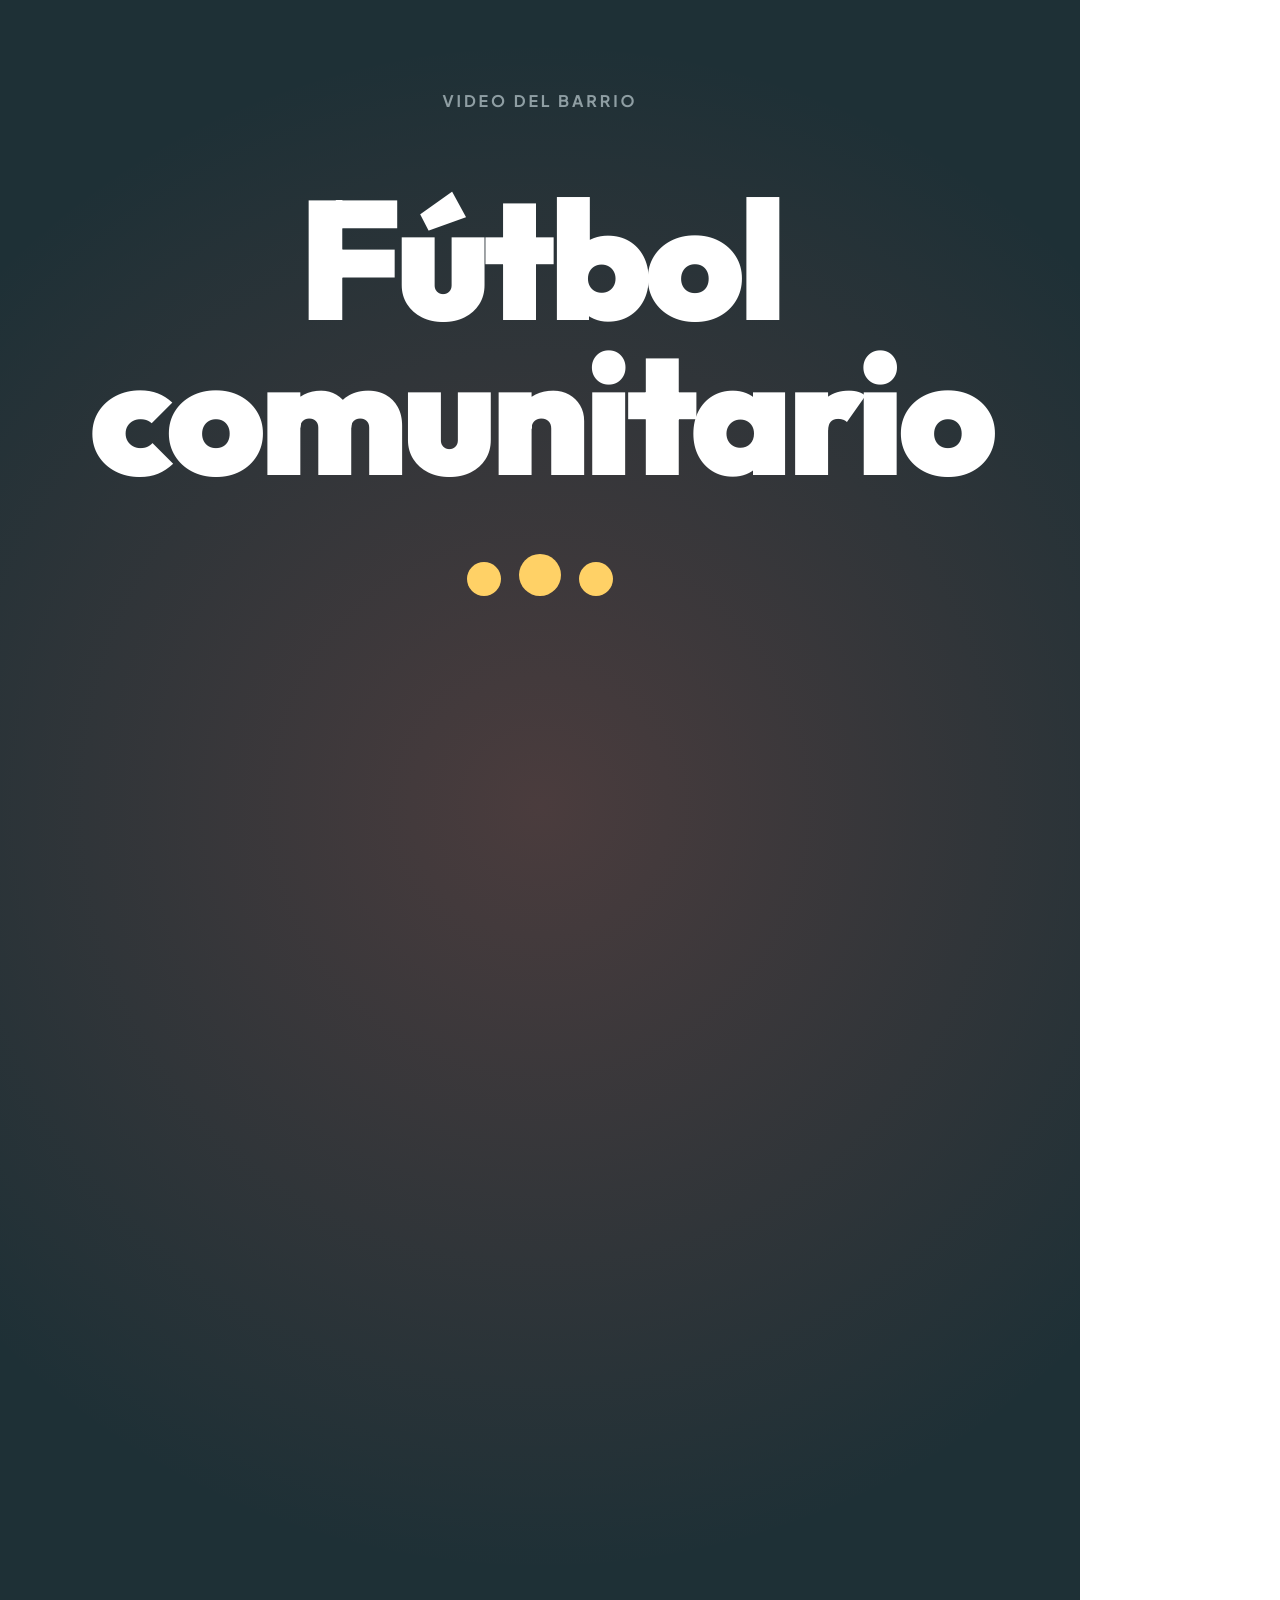
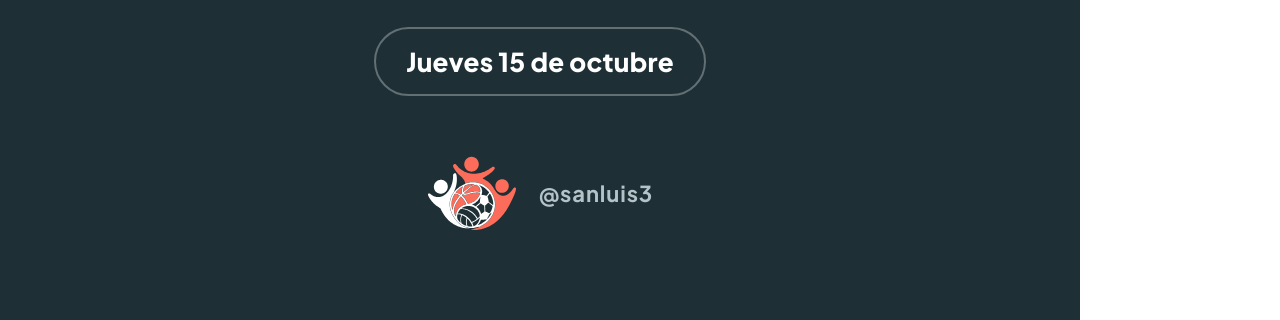
<file: marca/plantillas/tiktok-portada/tiktok-portada.html>
<!doctype html>
<html lang="es">
<head>
<meta charset="utf-8">
<title>TikTok · portada de video</title>
<!-- Generado por marca/tools/plantillas.mjs — no editar a mano -->
<link rel="stylesheet" href="../_base.css">
<style>
  html, body { width: 1080px; height: 1920px; }
  .canvas { width: 1080px; height: 1920px; }

</style>
</head>
<body>
<div class="canvas bg-ink">
  <div style="position:absolute;inset:0;
       background:radial-gradient(circle at 50% 42%, rgba(252,108,90,.20), transparent 62%)"></div>

  <div style="position:absolute;inset:90px;display:flex;flex-direction:column;align-items:center;text-align:center">
    <span class="detail" style="color:var(--ink-300)">Video del barrio</span>

    <h1 class="title" style="font-size:168px;margin-top:70px;line-height:.92;max-width:900px">Fútbol comunitario</h1>

    <div class="tres" style="margin-top:64px"><i></i><i></i><i></i></div>

    <div style="flex:1"></div>

    <span class="chip ghost">Jueves 15 de octubre</span>

    <div style="margin-top:60px;display:flex;align-items:center;gap:22px">
      <svg viewBox="165 54 930 767" width="90"
       height="74" role="img"
       aria-label="Junta de Vecinos San Luis III">
  <clipPath id="recorte"><rect x="165" y="54" width="930" height="767"/></clipPath>
  <g clip-path="url(#recorte)">
  <title>JJVV San Luis III, logotipo</title>
  <path fill="#1e3036" fill-rule="evenodd" d="M485.0 648.0L504.0 648.0L505.0 649.0L511.0 649.0L512.0 650.0L516.0 650.0L517.0 651.0L524.0 652.0L528.0 654.0L531.0 654.0L539.0 658.0L541.0 658.0L559.0 667.0L561.0 669.0L564.0 670.0L566.0 672.0L573.0 676.0L576.0 679.0L577.0 679.0L586.0 687.0L587.0 687.0L608.0 708.0L608.0 709.0L613.0 714.0L613.0 715.0L616.0 718.0L616.0 719.0L619.0 722.0L621.0 726.0L624.0 729.0L624.0 730.0L628.0 735.0L632.0 733.0L634.0 733.0L652.0 724.0L654.0 722.0L657.0 721.0L659.0 719.0L662.0 718.0L664.0 716.0L665.0 716.0L667.0 714.0L674.0 710.0L677.0 707.0L677.0 705.0L675.0 701.0L673.0 700.0L672.0 696.0L670.0 694.0L670.0 693.0L668.0 691.0L664.0 684.0L661.0 681.0L661.0 680.0L649.0 667.0L649.0 666.0L629.0 647.0L628.0 647.0L621.0 641.0L617.0 639.0L614.0 636.0L608.0 633.0L606.0 631.0L603.0 630.0L601.0 628.0L583.0 619.0L581.0 619.0L578.0 617.0L576.0 617.0L573.0 615.0L571.0 615.0L565.0 612.0L562.0 612.0L561.0 611.0L555.0 610.0L554.0 609.0L551.0 609.0L550.0 608.0L541.0 607.0L540.0 606.0L534.0 606.0L533.0 605.0L514.0 605.0L507.0 611.0L507.0 612.0L499.0 621.0L499.0 622.0L493.0 630.0L487.0 642.0L487.0 644.0ZM524.0 596.0L542.0 596.0L543.0 597.0L549.0 597.0L550.0 598.0L555.0 598.0L556.0 599.0L561.0 599.0L562.0 600.0L569.0 601.0L570.0 602.0L576.0 603.0L582.0 606.0L587.0 607.0L595.0 611.0L597.0 611.0L605.0 615.0L607.0 617.0L616.0 621.0L624.0 627.0L627.0 628.0L630.0 631.0L631.0 631.0L634.0 634.0L635.0 634.0L639.0 638.0L640.0 638.0L644.0 642.0L645.0 642.0L663.0 660.0L663.0 661.0L669.0 667.0L669.0 668.0L675.0 675.0L675.0 676.0L683.0 687.0L684.0 690.0L686.0 692.0L688.0 696.0L692.0 695.0L708.0 679.0L707.0 665.0L706.0 664.0L706.0 661.0L705.0 660.0L705.0 657.0L703.0 653.0L702.0 647.0L700.0 644.0L700.0 642.0L694.0 630.0L692.0 628.0L688.0 621.0L680.0 612.0L680.0 611.0L667.0 599.0L666.0 599.0L663.0 596.0L662.0 596.0L657.0 592.0L654.0 591.0L652.0 589.0L642.0 584.0L640.0 584.0L637.0 582.0L635.0 582.0L634.0 581.0L632.0 581.0L631.0 580.0L629.0 580.0L625.0 578.0L617.0 577.0L616.0 576.0L612.0 576.0L611.0 575.0L603.0 575.0L602.0 574.0L584.0 574.0L583.0 575.0L575.0 575.0L574.0 576.0L565.0 577.0L561.0 579.0L558.0 579.0L557.0 580.0L552.0 581.0L549.0 583.0L547.0 583.0L533.0 590.0L531.0 592.0L527.0 594.0L526.0 596.0ZM799.0 541.0L797.0 543.0L796.0 543.0L789.0 550.0L788.0 550.0L782.0 556.0L781.0 556.0L775.0 562.0L774.0 562.0L769.0 567.0L768.0 567.0L768.0 585.0L769.0 586.0L769.0 609.0L770.0 610.0L770.0 628.0L778.0 632.0L780.0 632.0L787.0 636.0L789.0 636.0L794.0 639.0L796.0 639.0L803.0 643.0L805.0 643.0L808.0 645.0L810.0 645.0L819.0 637.0L819.0 636.0L823.0 631.0L830.0 617.0L830.0 615.0L832.0 612.0L832.0 610.0L833.0 609.0L833.0 607.0L834.0 606.0L834.0 604.0L835.0 603.0L835.0 601.0L837.0 597.0L837.0 594.0L838.0 593.0L838.0 589.0L839.0 588.0L839.0 585.0L840.0 584.0L840.0 579.0L841.0 578.0L841.0 571.0L840.0 571.0L829.0 562.0L827.0 562.0L825.0 559.0L823.0 559.0L821.0 556.0L820.0 556.0L817.0 553.0L816.0 553.0L813.0 550.0L812.0 550.0L804.0 543.0L802.0 543.0L801.0 541.0ZM718.0 548.0L702.0 562.0L701.0 562.0L695.0 568.0L694.0 568.0L687.0 575.0L686.0 575.0L681.0 580.0L679.0 581.0L681.0 582.0L687.0 588.0L688.0 588.0L697.0 597.0L697.0 598.0L705.0 607.0L705.0 608.0L711.0 616.0L713.0 621.0L715.0 623.0L717.0 627.0L717.0 629.0L721.0 636.0L721.0 638.0L722.0 639.0L722.0 641.0L724.0 645.0L725.0 651.0L728.0 651.0L731.0 648.0L735.0 646.0L738.0 643.0L742.0 641.0L749.0 635.0L750.0 635.0L756.0 630.0L757.0 630.0L757.0 616.0L756.0 615.0L756.0 592.0L755.0 591.0L755.0 569.0L751.0 567.0L749.0 565.0L746.0 564.0L744.0 562.0L741.0 561.0L739.0 559.0L729.0 554.0L727.0 552.0L724.0 551.0L722.0 549.0ZM708.0 360.0L709.0 360.0L723.0 375.0L723.0 376.0L727.0 381.0L731.0 389.0L731.0 391.0L733.0 394.0L733.0 396.0L734.0 397.0L734.0 400.0L735.0 401.0L735.0 404.0L736.0 405.0L736.0 411.0L737.0 412.0L737.0 431.0L736.0 432.0L736.0 438.0L735.0 439.0L734.0 448.0L733.0 449.0L732.0 453.0L734.0 455.0L740.0 455.0L741.0 456.0L752.0 457.0L753.0 458.0L756.0 458.0L757.0 459.0L761.0 459.0L762.0 460.0L765.0 460.0L766.0 461.0L773.0 462.0L774.0 463.0L780.0 464.0L781.0 465.0L789.0 455.0L789.0 454.0L792.0 451.0L792.0 450.0L795.0 447.0L795.0 446.0L798.0 443.0L798.0 442.0L801.0 439.0L801.0 438.0L804.0 435.0L805.0 432.0L803.0 428.0L793.0 417.0L793.0 416.0L780.0 403.0L779.0 403.0L772.0 396.0L771.0 396.0L758.0 385.0L752.0 382.0L750.0 380.0L749.0 380.0L744.0 376.0L741.0 375.0L739.0 373.0L723.0 365.0L721.0 365.0L716.0 362.0ZM528.0 671.0L528.0 673.0L526.0 676.0L526.0 678.0L525.0 679.0L525.0 681.0L523.0 685.0L523.0 688.0L522.0 689.0L522.0 692.0L521.0 693.0L521.0 697.0L520.0 698.0L520.0 704.0L519.0 705.0L519.0 731.0L520.0 732.0L520.0 737.0L521.0 738.0L521.0 741.0L522.0 742.0L522.0 745.0L523.0 746.0L524.0 751.0L526.0 754.0L527.0 754.0L535.0 760.0L544.0 764.0L546.0 766.0L548.0 766.0L555.0 770.0L557.0 770.0L565.0 774.0L568.0 774.0L570.0 775.0L569.0 769.0L568.0 768.0L568.0 764.0L567.0 763.0L567.0 758.0L566.0 757.0L566.0 750.0L565.0 749.0L565.0 730.0L566.0 729.0L566.0 720.0L567.0 719.0L568.0 709.0L569.0 708.0L569.0 705.0L570.0 704.0L572.0 696.0L570.0 695.0L566.0 691.0L562.0 689.0L559.0 686.0L558.0 686.0L550.0 680.0L532.0 671.0ZM814.0 447.0L793.0 474.0L794.0 478.0L795.0 479.0L795.0 481.0L796.0 482.0L796.0 485.0L797.0 486.0L797.0 489.0L798.0 490.0L798.0 493.0L799.0 494.0L799.0 497.0L800.0 498.0L800.0 501.0L801.0 502.0L801.0 505.0L802.0 506.0L802.0 510.0L803.0 511.0L803.0 516.0L804.0 517.0L804.0 521.0L805.0 522.0L806.0 530.0L810.0 532.0L813.0 535.0L814.0 535.0L817.0 538.0L821.0 540.0L832.0 549.0L833.0 549.0L839.0 554.0L843.0 556.0L847.0 560.0L847.0 558.0L848.0 557.0L848.0 541.0L847.0 540.0L847.0 531.0L846.0 530.0L845.0 518.0L844.0 517.0L844.0 513.0L843.0 512.0L843.0 509.0L842.0 508.0L841.0 501.0L840.0 500.0L840.0 498.0L839.0 497.0L839.0 495.0L838.0 494.0L838.0 492.0L837.0 491.0L835.0 483.0L832.0 478.0L832.0 476.0L818.0 449.0L816.0 447.0ZM582.0 706.0L582.0 710.0L581.0 711.0L581.0 714.0L580.0 715.0L580.0 720.0L579.0 721.0L580.0 726.0L579.0 727.0L579.0 730.0L578.0 731.0L578.0 747.0L580.0 751.0L579.0 756.0L580.0 757.0L581.0 767.0L582.0 768.0L583.0 774.0L585.0 777.0L585.0 779.0L586.0 780.0L590.0 780.0L591.0 781.0L596.0 781.0L597.0 782.0L605.0 782.0L606.0 783.0L627.0 783.0L628.0 782.0L632.0 782.0L631.0 781.0L629.0 773.0L627.0 770.0L627.0 768.0L619.0 752.0L617.0 750.0L613.0 742.0L611.0 740.0L609.0 736.0L606.0 733.0L604.0 729.0L595.0 719.0L595.0 718.0L583.0 706.0ZM708.0 695.0L708.0 696.0L694.0 710.0L693.0 710.0L688.0 715.0L687.0 715.0L683.0 719.0L682.0 719.0L675.0 725.0L674.0 725.0L666.0 731.0L663.0 732.0L661.0 734.0L658.0 735.0L656.0 737.0L644.0 743.0L642.0 743.0L637.0 746.0L635.0 746.0L635.0 749.0L639.0 756.0L639.0 758.0L641.0 761.0L641.0 763.0L642.0 764.0L642.0 766.0L645.0 772.0L645.0 774.0L646.0 775.0L647.0 779.0L652.0 778.0L662.0 773.0L664.0 771.0L668.0 769.0L683.0 755.0L683.0 754.0L690.0 746.0L690.0 744.0L692.0 743.0L693.0 740.0L695.0 738.0L701.0 726.0L701.0 724.0L702.0 723.0L702.0 721.0L704.0 717.0L704.0 714.0L706.0 710.0L706.0 706.0L707.0 705.0L706.0 701.0L708.0 699.0ZM715.0 481.0L715.0 483.0L711.0 491.0L709.0 493.0L708.0 496.0L706.0 498.0L702.0 505.0L698.0 509.0L698.0 510.0L694.0 514.0L694.0 515.0L678.0 531.0L677.0 531.0L672.0 536.0L671.0 536.0L668.0 539.0L664.0 541.0L661.0 544.0L651.0 549.0L649.0 551.0L634.0 558.0L636.0 558.0L642.0 561.0L647.0 562.0L650.0 564.0L652.0 564.0L660.0 568.0L662.0 570.0L666.0 572.0L669.0 572.0L681.0 561.0L682.0 561.0L687.0 556.0L688.0 556.0L704.0 541.0L705.0 541.0L709.0 536.0L708.0 535.0L708.0 532.0L709.0 531.0L709.0 526.0L710.0 525.0L709.0 515.0L711.0 513.0L711.0 505.0L712.0 504.0L712.0 497.0L713.0 496.0L713.0 490.0L714.0 489.0L714.0 484.0L715.0 483.0ZM482.0 660.0L481.0 661.0L480.0 669.0L479.0 670.0L479.0 680.0L478.0 681.0L478.0 686.0L479.0 687.0L479.0 696.0L480.0 697.0L480.0 701.0L481.0 702.0L482.0 707.0L484.0 711.0L486.0 713.0L487.0 716.0L492.0 722.0L492.0 723.0L496.0 727.0L496.0 728.0L510.0 742.0L509.0 740.0L509.0 736.0L508.0 735.0L508.0 731.0L507.0 730.0L507.0 701.0L508.0 700.0L508.0 695.0L509.0 694.0L509.0 690.0L510.0 689.0L511.0 682.0L512.0 681.0L513.0 676.0L515.0 673.0L515.0 671.0L517.0 667.0L516.0 665.0L510.0 664.0L509.0 663.0L506.0 663.0L505.0 662.0L502.0 662.0L501.0 661.0L495.0 661.0L494.0 660.0ZM780.0 712.0L775.0 712.0L774.0 713.0L770.0 713.0L769.0 714.0L765.0 714.0L764.0 715.0L759.0 715.0L758.0 716.0L747.0 716.0L746.0 717.0L731.0 717.0L730.0 716.0L725.0 716.0L723.0 718.0L723.0 720.0L709.0 747.0L706.0 750.0L704.0 754.0L697.0 762.0L697.0 763.0L692.0 768.0L694.0 768.0L697.0 766.0L699.0 766.0L702.0 764.0L704.0 764.0L711.0 760.0L713.0 760.0L727.0 753.0L729.0 751.0L734.0 749.0L736.0 747.0L739.0 746.0L741.0 744.0L742.0 744.0L744.0 742.0L751.0 738.0L754.0 735.0L758.0 733.0L766.0 726.0L767.0 726.0L780.0 714.0ZM830.0 644.0L829.0 644.0L824.0 649.0L823.0 649.0L814.0 657.0L807.0 671.0L805.0 673.0L802.0 680.0L800.0 682.0L797.0 689.0L795.0 691.0L793.0 696.0L791.0 698.0L789.0 702.0L789.0 704.0L790.0 704.0L796.0 698.0L796.0 697.0L802.0 691.0L802.0 690.0L806.0 686.0L808.0 682.0L811.0 679.0L811.0 678.0L815.0 673.0L816.0 670.0L818.0 668.0L819.0 665.0L821.0 663.0Z"/><path fill="#ffffff" fill-rule="evenodd" d="M451.0 232.0L450.0 233.0L448.0 233.0L444.0 235.0L437.0 242.0L435.0 246.0L435.0 249.0L434.0 250.0L434.0 276.0L433.0 277.0L433.0 290.0L432.0 291.0L432.0 298.0L431.0 299.0L430.0 311.0L429.0 312.0L429.0 316.0L428.0 317.0L428.0 321.0L427.0 322.0L427.0 325.0L426.0 326.0L425.0 334.0L424.0 335.0L423.0 341.0L422.0 342.0L422.0 344.0L421.0 345.0L421.0 347.0L420.0 348.0L420.0 350.0L419.0 351.0L419.0 353.0L418.0 354.0L416.0 362.0L414.0 365.0L414.0 367.0L409.0 376.0L409.0 378.0L404.0 388.0L402.0 390.0L402.0 392.0L400.0 394.0L398.0 399.0L396.0 401.0L395.0 404.0L393.0 406.0L390.0 412.0L387.0 415.0L385.0 419.0L378.0 427.0L378.0 428.0L359.0 448.0L358.0 448.0L349.0 456.0L348.0 456.0L337.0 464.0L319.0 473.0L317.0 473.0L313.0 475.0L310.0 475.0L306.0 477.0L303.0 477.0L302.0 478.0L290.0 479.0L289.0 480.0L269.0 480.0L268.0 479.0L262.0 479.0L261.0 478.0L257.0 478.0L256.0 477.0L253.0 477.0L252.0 476.0L249.0 476.0L248.0 475.0L240.0 473.0L237.0 471.0L235.0 471.0L225.0 466.0L223.0 464.0L215.0 460.0L213.0 458.0L209.0 456.0L206.0 453.0L205.0 453.0L202.0 450.0L201.0 450.0L197.0 446.0L190.0 442.0L181.0 442.0L176.0 446.0L174.0 450.0L174.0 458.0L175.0 459.0L175.0 462.0L177.0 465.0L177.0 467.0L184.0 481.0L191.0 491.0L195.0 499.0L203.0 509.0L203.0 510.0L206.0 513.0L206.0 514.0L209.0 517.0L209.0 518.0L212.0 521.0L212.0 522.0L226.0 537.0L226.0 538.0L246.0 557.0L247.0 557.0L252.0 562.0L253.0 562.0L257.0 566.0L258.0 566.0L265.0 572.0L266.0 572.0L268.0 574.0L269.0 574.0L271.0 576.0L278.0 580.0L281.0 583.0L287.0 586.0L294.0 592.0L298.0 594.0L305.0 601.0L311.0 613.0L311.0 615.0L316.0 625.0L318.0 627.0L324.0 640.0L328.0 645.0L329.0 648.0L333.0 653.0L334.0 656.0L336.0 658.0L336.0 659.0L338.0 661.0L342.0 668.0L345.0 671.0L345.0 672.0L348.0 675.0L348.0 676.0L351.0 679.0L351.0 680.0L354.0 683.0L354.0 684.0L363.0 694.0L363.0 695.0L370.0 702.0L370.0 703.0L391.0 724.0L392.0 724.0L398.0 730.0L399.0 730.0L406.0 737.0L407.0 737.0L422.0 749.0L423.0 749.0L440.0 761.0L448.0 765.0L450.0 767.0L472.0 778.0L474.0 778.0L481.0 782.0L483.0 782.0L486.0 784.0L488.0 784.0L491.0 786.0L499.0 788.0L505.0 791.0L508.0 791.0L509.0 792.0L511.0 792.0L512.0 793.0L514.0 793.0L518.0 795.0L526.0 796.0L527.0 797.0L530.0 797.0L531.0 798.0L535.0 798.0L536.0 799.0L540.0 799.0L541.0 800.0L547.0 800.0L548.0 801.0L555.0 801.0L556.0 802.0L565.0 802.0L566.0 803.0L599.0 803.0L600.0 802.0L608.0 802.0L604.0 802.0L603.0 801.0L596.0 801.0L595.0 800.0L589.0 800.0L588.0 799.0L584.0 799.0L583.0 798.0L576.0 797.0L572.0 795.0L569.0 795.0L568.0 794.0L566.0 794.0L565.0 793.0L557.0 791.0L545.0 785.0L542.0 785.0L540.0 783.0L533.0 780.0L531.0 778.0L528.0 777.0L526.0 775.0L523.0 774.0L518.0 770.0L512.0 767.0L508.0 763.0L507.0 763.0L499.0 756.0L498.0 756.0L488.0 746.0L487.0 746.0L470.0 728.0L470.0 727.0L465.0 722.0L465.0 721.0L457.0 712.0L455.0 708.0L447.0 698.0L446.0 695.0L438.0 684.0L436.0 679.0L434.0 677.0L432.0 672.0L430.0 670.0L421.0 652.0L421.0 650.0L417.0 643.0L417.0 641.0L413.0 633.0L413.0 631.0L412.0 630.0L412.0 628.0L411.0 627.0L411.0 625.0L410.0 624.0L410.0 622.0L408.0 618.0L408.0 615.0L406.0 611.0L406.0 608.0L405.0 607.0L405.0 604.0L404.0 603.0L404.0 600.0L403.0 599.0L403.0 595.0L402.0 594.0L401.0 582.0L400.0 581.0L400.0 573.0L399.0 572.0L399.0 537.0L400.0 536.0L400.0 528.0L401.0 527.0L401.0 521.0L402.0 520.0L402.0 516.0L403.0 515.0L403.0 512.0L404.0 511.0L404.0 507.0L405.0 506.0L406.0 499.0L407.0 498.0L407.0 496.0L408.0 495.0L408.0 493.0L409.0 492.0L411.0 484.0L416.0 474.0L416.0 472.0L426.0 452.0L428.0 450.0L432.0 442.0L439.0 432.0L443.0 424.0L443.0 422.0L448.0 413.0L448.0 411.0L451.0 406.0L451.0 404.0L453.0 401.0L453.0 399.0L455.0 396.0L455.0 394.0L457.0 391.0L457.0 389.0L458.0 388.0L458.0 386.0L459.0 385.0L459.0 383.0L461.0 379.0L461.0 376.0L462.0 375.0L462.0 373.0L464.0 369.0L464.0 366.0L465.0 365.0L466.0 358.0L467.0 357.0L468.0 347.0L469.0 346.0L469.0 342.0L470.0 341.0L470.0 335.0L471.0 334.0L471.0 327.0L472.0 326.0L472.0 318.0L473.0 317.0L473.0 277.0L472.0 276.0L472.0 267.0L471.0 266.0L471.0 259.0L470.0 258.0L470.0 255.0L469.0 254.0L469.0 250.0L468.0 249.0L468.0 246.0L467.0 245.0L466.0 240.0L464.0 238.0L464.0 237.0L461.0 234.0L457.0 232.0ZM581.0 844.0L582.0 850.0L584.0 853.0L584.0 855.0L585.0 856.0L587.0 864.0L589.0 867.0L589.0 869.0L590.0 870.0L590.0 872.0L591.0 873.0L591.0 875.0L592.0 876.0L592.0 878.0L594.0 882.0L594.0 885.0L596.0 888.0L596.0 890.0L597.0 891.0L599.0 899.0L601.0 902.0L601.0 904.0L602.0 905.0L602.0 907.0L603.0 908.0L605.0 916.0L607.0 919.0L607.0 922.0L609.0 925.0L610.0 931.0L612.0 934.0L612.0 936.0L613.0 937.0L613.0 939.0L614.0 940.0L616.0 948.0L618.0 951.0L619.0 957.0L622.0 963.0L622.0 965.0L623.0 966.0L623.0 968.0L624.0 969.0L624.0 971.0L625.0 972.0L625.0 974.0L626.0 975.0L626.0 977.0L627.0 978.0L627.0 980.0L628.0 981.0L630.0 989.0L632.0 992.0L632.0 994.0L633.0 995.0L633.0 997.0L634.0 998.0L636.0 1006.0L637.0 1007.0L644.0 1007.0L645.0 1008.0L722.0 1008.0L726.0 1000.0L728.0 992.0L730.0 989.0L731.0 984.0L735.0 976.0L737.0 968.0L739.0 965.0L739.0 963.0L742.0 957.0L743.0 952.0L747.0 944.0L749.0 936.0L752.0 931.0L752.0 929.0L753.0 928.0L755.0 920.0L759.0 912.0L761.0 904.0L763.0 901.0L764.0 896.0L766.0 893.0L767.0 888.0L771.0 880.0L771.0 878.0L772.0 877.0L774.0 869.0L776.0 866.0L776.0 864.0L778.0 861.0L778.0 859.0L780.0 856.0L780.0 854.0L781.0 853.0L781.0 851.0L782.0 850.0L782.0 848.0L784.0 844.0L723.0 844.0L722.0 848.0L721.0 849.0L721.0 851.0L718.0 856.0L716.0 864.0L714.0 867.0L714.0 869.0L710.0 877.0L709.0 882.0L707.0 885.0L705.0 893.0L703.0 896.0L703.0 898.0L701.0 901.0L701.0 903.0L697.0 911.0L696.0 916.0L694.0 919.0L694.0 921.0L692.0 924.0L691.0 929.0L689.0 932.0L688.0 937.0L686.0 940.0L686.0 942.0L684.0 946.0L682.0 946.0L680.0 943.0L680.0 941.0L679.0 940.0L678.0 935.0L676.0 932.0L676.0 930.0L675.0 929.0L675.0 927.0L674.0 926.0L672.0 918.0L670.0 915.0L668.0 907.0L666.0 904.0L665.0 899.0L663.0 896.0L663.0 894.0L662.0 893.0L662.0 891.0L661.0 890.0L661.0 888.0L660.0 887.0L660.0 885.0L659.0 884.0L659.0 882.0L658.0 881.0L658.0 879.0L657.0 878.0L655.0 870.0L653.0 867.0L651.0 859.0L649.0 856.0L649.0 854.0L648.0 853.0L648.0 851.0L646.0 848.0L645.0 844.0ZM795.0 844.0L796.0 845.0L796.0 847.0L797.0 848.0L797.0 850.0L798.0 851.0L798.0 853.0L799.0 854.0L799.0 856.0L800.0 857.0L800.0 859.0L801.0 860.0L801.0 862.0L802.0 863.0L802.0 865.0L803.0 866.0L803.0 868.0L804.0 869.0L804.0 871.0L805.0 872.0L805.0 874.0L806.0 875.0L806.0 877.0L807.0 878.0L807.0 880.0L808.0 881.0L808.0 883.0L809.0 884.0L809.0 886.0L810.0 887.0L810.0 889.0L811.0 890.0L813.0 898.0L815.0 901.0L815.0 903.0L817.0 907.0L817.0 910.0L818.0 911.0L818.0 913.0L819.0 914.0L819.0 916.0L820.0 917.0L820.0 919.0L821.0 920.0L821.0 922.0L822.0 923.0L822.0 925.0L823.0 926.0L823.0 928.0L824.0 929.0L824.0 931.0L825.0 932.0L825.0 934.0L826.0 935.0L826.0 937.0L827.0 938.0L827.0 940.0L828.0 941.0L828.0 943.0L829.0 944.0L829.0 946.0L830.0 947.0L830.0 949.0L831.0 950.0L831.0 952.0L832.0 953.0L832.0 955.0L833.0 956.0L833.0 958.0L834.0 959.0L834.0 961.0L835.0 962.0L835.0 964.0L836.0 965.0L836.0 967.0L837.0 968.0L837.0 970.0L838.0 971.0L838.0 973.0L839.0 974.0L839.0 976.0L840.0 977.0L840.0 979.0L841.0 980.0L841.0 982.0L842.0 983.0L842.0 985.0L843.0 986.0L843.0 988.0L844.0 989.0L844.0 991.0L845.0 992.0L845.0 994.0L846.0 995.0L846.0 997.0L847.0 998.0L849.0 1006.0L853.0 1008.0L935.0 1008.0L936.0 1004.0L938.0 1001.0L938.0 999.0L940.0 996.0L941.0 991.0L943.0 988.0L943.0 986.0L947.0 978.0L948.0 973.0L952.0 965.0L952.0 963.0L955.0 957.0L956.0 952.0L960.0 944.0L960.0 942.0L963.0 936.0L965.0 928.0L967.0 925.0L967.0 923.0L969.0 920.0L969.0 918.0L971.0 915.0L971.0 913.0L973.0 910.0L973.0 908.0L977.0 900.0L977.0 898.0L978.0 897.0L979.0 892.0L981.0 889.0L982.0 884.0L985.0 879.0L987.0 871.0L989.0 868.0L989.0 866.0L991.0 863.0L992.0 858.0L994.0 855.0L994.0 853.0L995.0 852.0L997.0 844.0L934.0 844.0L933.0 848.0L932.0 849.0L932.0 851.0L928.0 859.0L927.0 864.0L923.0 872.0L922.0 877.0L918.0 885.0L918.0 887.0L917.0 888.0L915.0 896.0L913.0 899.0L913.0 901.0L909.0 909.0L908.0 914.0L906.0 917.0L906.0 919.0L902.0 927.0L902.0 929.0L901.0 930.0L899.0 938.0L895.0 946.0L893.0 946.0L892.0 945.0L892.0 943.0L891.0 942.0L890.0 937.0L888.0 934.0L888.0 931.0L886.0 928.0L886.0 926.0L885.0 925.0L885.0 923.0L884.0 922.0L884.0 920.0L883.0 919.0L883.0 917.0L882.0 916.0L882.0 914.0L881.0 913.0L881.0 911.0L880.0 910.0L878.0 902.0L876.0 899.0L874.0 891.0L872.0 888.0L872.0 886.0L871.0 885.0L871.0 883.0L870.0 882.0L870.0 880.0L869.0 879.0L867.0 871.0L865.0 868.0L865.0 866.0L864.0 865.0L862.0 857.0L860.0 854.0L860.0 852.0L858.0 849.0L857.0 844.0ZM298.0 301.0L297.0 302.0L292.0 302.0L291.0 303.0L288.0 303.0L287.0 304.0L282.0 305.0L279.0 307.0L277.0 307.0L273.0 309.0L271.0 311.0L268.0 312.0L261.0 318.0L260.0 318.0L248.0 331.0L248.0 332.0L244.0 337.0L241.0 343.0L241.0 345.0L239.0 348.0L239.0 351.0L237.0 355.0L237.0 358.0L236.0 359.0L236.0 364.0L235.0 365.0L235.0 382.0L236.0 383.0L236.0 389.0L237.0 390.0L237.0 393.0L238.0 394.0L240.0 402.0L248.0 416.0L257.0 426.0L258.0 426.0L262.0 430.0L263.0 430.0L269.0 435.0L273.0 437.0L275.0 437.0L282.0 441.0L285.0 441.0L286.0 442.0L288.0 442.0L289.0 443.0L293.0 443.0L294.0 444.0L303.0 444.0L304.0 445.0L309.0 445.0L310.0 444.0L318.0 444.0L319.0 443.0L323.0 443.0L324.0 442.0L332.0 440.0L344.0 434.0L346.0 432.0L350.0 430.0L360.0 421.0L360.0 420.0L366.0 414.0L367.0 411.0L369.0 409.0L374.0 399.0L374.0 397.0L376.0 393.0L376.0 390.0L377.0 389.0L377.0 386.0L378.0 385.0L378.0 379.0L379.0 378.0L379.0 365.0L378.0 364.0L378.0 358.0L377.0 357.0L376.0 350.0L375.0 349.0L375.0 347.0L374.0 346.0L374.0 344.0L373.0 343.0L373.0 341.0L371.0 337.0L369.0 335.0L368.0 332.0L365.0 329.0L365.0 328.0L352.0 315.0L351.0 315.0L348.0 312.0L343.0 310.0L341.0 308.0L339.0 308.0L331.0 304.0L328.0 304.0L327.0 303.0L324.0 303.0L323.0 302.0L319.0 302.0L318.0 301.0ZM564.0 844.0L490.0 844.0L490.0 950.0L489.0 951.0L489.0 955.0L488.0 956.0L488.0 958.0L483.0 963.0L479.0 965.0L469.0 965.0L468.0 964.0L462.0 963.0L452.0 958.0L445.0 953.0L443.0 955.0L439.0 962.0L436.0 965.0L436.0 966.0L434.0 968.0L434.0 969.0L432.0 971.0L432.0 972.0L430.0 974.0L426.0 981.0L423.0 984.0L421.0 988.0L418.0 991.0L418.0 992.0L419.0 992.0L424.0 996.0L427.0 997.0L429.0 999.0L437.0 1003.0L439.0 1003.0L442.0 1005.0L444.0 1005.0L445.0 1006.0L447.0 1006.0L448.0 1007.0L450.0 1007.0L454.0 1009.0L457.0 1009.0L458.0 1010.0L461.0 1010.0L462.0 1011.0L467.0 1011.0L468.0 1012.0L476.0 1012.0L477.0 1013.0L498.0 1013.0L499.0 1012.0L508.0 1012.0L509.0 1011.0L514.0 1011.0L515.0 1010.0L518.0 1010.0L519.0 1009.0L527.0 1007.0L542.0 999.0L551.0 990.0L551.0 989.0L556.0 983.0L559.0 977.0L559.0 975.0L561.0 971.0L561.0 968.0L562.0 967.0L562.0 963.0L563.0 962.0L563.0 953.0L564.0 952.0ZM419.0 845.0L359.0 845.0L358.0 844.0L356.0 844.0L355.0 845.0L355.0 949.0L354.0 950.0L353.0 954.0L346.0 961.0L342.0 963.0L339.0 963.0L338.0 964.0L319.0 964.0L318.0 963.0L314.0 963.0L313.0 962.0L307.0 961.0L289.0 952.0L287.0 956.0L284.0 959.0L283.0 962.0L277.0 969.0L276.0 972.0L264.0 989.0L263.0 992.0L277.0 1000.0L279.0 1000.0L282.0 1002.0L284.0 1002.0L292.0 1006.0L295.0 1006.0L296.0 1007.0L299.0 1007.0L300.0 1008.0L303.0 1008.0L304.0 1009.0L308.0 1009.0L309.0 1010.0L313.0 1010.0L314.0 1011.0L323.0 1011.0L324.0 1012.0L351.0 1012.0L352.0 1011.0L359.0 1011.0L360.0 1010.0L365.0 1010.0L366.0 1009.0L369.0 1009.0L370.0 1008.0L373.0 1008.0L374.0 1007.0L382.0 1005.0L394.0 999.0L400.0 994.0L401.0 994.0L408.0 986.0L408.0 985.0L412.0 980.0L414.0 976.0L414.0 974.0L415.0 973.0L415.0 971.0L417.0 967.0L417.0 963.0L418.0 962.0L418.0 953.0L419.0 952.0Z"/>
  <path fill="#fc6c5a" fill-rule="evenodd" d="M189.0 1059.0L189.0 1148.0L190.0 1149.0L190.0 1153.0L191.0 1154.0L192.0 1159.0L195.0 1165.0L204.0 1174.0L205.0 1174.0L210.0 1178.0L212.0 1178.0L215.0 1180.0L218.0 1180.0L219.0 1181.0L477.0 1181.0L478.0 1182.0L480.0 1181.0L530.0 1181.0L531.0 1182.0L556.0 1182.0L557.0 1181.0L560.0 1181.0L561.0 1182.0L570.0 1182.0L571.0 1181.0L579.0 1181.0L580.0 1182.0L1032.0 1182.0L1033.0 1181.0L1037.0 1181.0L1038.0 1180.0L1040.0 1180.0L1044.0 1178.0L1046.0 1176.0L1050.0 1174.0L1057.0 1167.0L1061.0 1160.0L1061.0 1158.0L1063.0 1154.0L1063.0 1150.0L1064.0 1149.0L1064.0 1058.0L1063.0 1057.0L1063.0 1053.0L1058.0 1042.0L1048.0 1032.0L1040.0 1028.0L1038.0 1028.0L1037.0 1027.0L1033.0 1027.0L1032.0 1026.0L552.0 1026.0L551.0 1025.0L538.0 1025.0L537.0 1026.0L514.0 1026.0L513.0 1025.0L221.0 1025.0L220.0 1026.0L213.0 1027.0L207.0 1030.0L205.0 1032.0L204.0 1032.0L196.0 1040.0L192.0 1047.0L191.0 1053.0L190.0 1054.0L190.0 1058.0ZM443.0 140.0L439.0 144.0L438.0 144.0L434.0 151.0L434.0 161.0L435.0 162.0L436.0 167.0L438.0 170.0L438.0 172.0L442.0 180.0L444.0 182.0L446.0 187.0L451.0 194.0L452.0 197.0L460.0 207.0L460.0 208.0L464.0 212.0L464.0 213.0L467.0 216.0L467.0 217.0L480.0 231.0L480.0 232.0L498.0 250.0L499.0 250.0L513.0 264.0L514.0 264.0L530.0 280.0L530.0 281.0L540.0 292.0L540.0 293.0L545.0 299.0L547.0 304.0L549.0 306.0L555.0 318.0L555.0 320.0L557.0 323.0L557.0 325.0L559.0 329.0L560.0 335.0L562.0 337.0L563.0 336.0L565.0 336.0L569.0 334.0L572.0 334.0L576.0 332.0L579.0 332.0L580.0 331.0L583.0 331.0L584.0 330.0L587.0 330.0L588.0 329.0L592.0 329.0L593.0 328.0L597.0 328.0L598.0 327.0L602.0 327.0L603.0 326.0L619.0 325.0L620.0 324.0L657.0 324.0L658.0 325.0L666.0 325.0L667.0 326.0L679.0 327.0L680.0 328.0L689.0 329.0L690.0 330.0L697.0 331.0L701.0 333.0L704.0 333.0L705.0 334.0L707.0 334.0L708.0 335.0L716.0 337.0L719.0 339.0L721.0 339.0L731.0 344.0L733.0 344.0L741.0 348.0L743.0 350.0L752.0 354.0L754.0 356.0L760.0 359.0L762.0 361.0L766.0 363.0L769.0 366.0L773.0 368.0L781.0 375.0L782.0 375.0L787.0 380.0L788.0 380.0L812.0 404.0L812.0 405.0L818.0 411.0L818.0 412.0L824.0 419.0L826.0 423.0L831.0 429.0L835.0 437.0L839.0 442.0L850.0 464.0L850.0 466.0L855.0 476.0L855.0 478.0L856.0 479.0L856.0 481.0L857.0 482.0L857.0 484.0L858.0 485.0L858.0 487.0L859.0 488.0L859.0 490.0L861.0 494.0L862.0 501.0L864.0 505.0L864.0 509.0L865.0 510.0L865.0 514.0L866.0 515.0L866.0 519.0L867.0 520.0L867.0 525.0L868.0 526.0L868.0 533.0L869.0 534.0L869.0 545.0L870.0 546.0L870.0 570.0L869.0 571.0L869.0 582.0L868.0 583.0L868.0 589.0L867.0 590.0L867.0 596.0L866.0 597.0L865.0 606.0L864.0 607.0L864.0 610.0L863.0 611.0L862.0 618.0L860.0 622.0L860.0 625.0L858.0 628.0L858.0 630.0L857.0 631.0L855.0 639.0L850.0 649.0L850.0 651.0L839.0 673.0L837.0 675.0L833.0 683.0L831.0 685.0L831.0 686.0L829.0 688.0L825.0 695.0L822.0 698.0L820.0 702.0L816.0 706.0L816.0 707.0L812.0 711.0L812.0 712.0L804.0 720.0L804.0 721.0L778.0 746.0L777.0 746.0L764.0 757.0L763.0 757.0L746.0 769.0L743.0 770.0L741.0 772.0L736.0 774.0L734.0 776.0L706.0 790.0L704.0 790.0L701.0 792.0L699.0 792.0L696.0 794.0L694.0 794.0L686.0 798.0L684.0 798.0L683.0 799.0L678.0 800.0L675.0 802.0L673.0 802.0L672.0 803.0L670.0 803.0L666.0 805.0L663.0 805.0L662.0 806.0L660.0 806.0L656.0 808.0L653.0 808.0L652.0 809.0L646.0 810.0L642.0 812.0L639.0 812.0L638.0 813.0L635.0 813.0L634.0 814.0L627.0 815.0L626.0 816.0L624.0 816.0L622.0 818.0L625.0 820.0L631.0 820.0L632.0 821.0L670.0 821.0L671.0 820.0L693.0 819.0L694.0 818.0L699.0 818.0L700.0 817.0L705.0 817.0L706.0 816.0L710.0 816.0L711.0 815.0L716.0 815.0L717.0 814.0L721.0 814.0L722.0 813.0L725.0 813.0L726.0 812.0L729.0 812.0L730.0 811.0L737.0 810.0L738.0 809.0L744.0 808.0L748.0 806.0L751.0 806.0L752.0 805.0L754.0 805.0L755.0 804.0L757.0 804.0L758.0 803.0L766.0 801.0L769.0 799.0L774.0 798.0L777.0 796.0L782.0 795.0L791.0 790.0L793.0 790.0L804.0 784.0L806.0 784.0L816.0 779.0L818.0 777.0L825.0 774.0L827.0 772.0L832.0 770.0L837.0 766.0L845.0 762.0L847.0 760.0L851.0 758.0L854.0 755.0L855.0 755.0L857.0 753.0L864.0 749.0L868.0 745.0L869.0 745.0L877.0 738.0L878.0 738.0L881.0 735.0L882.0 735.0L889.0 728.0L890.0 728.0L896.0 722.0L897.0 722.0L914.0 705.0L915.0 705.0L918.0 702.0L918.0 701.0L932.0 687.0L932.0 686.0L938.0 680.0L938.0 679.0L945.0 672.0L945.0 671.0L949.0 667.0L949.0 666.0L952.0 663.0L952.0 662.0L961.0 652.0L965.0 645.0L972.0 637.0L972.0 636.0L974.0 634.0L976.0 630.0L979.0 627.0L979.0 626.0L985.0 618.0L986.0 615.0L994.0 604.0L995.0 601.0L997.0 599.0L998.0 596.0L1003.0 589.0L1005.0 584.0L1007.0 582.0L1011.0 573.0L1013.0 571.0L1020.0 556.0L1022.0 554.0L1054.0 490.0L1054.0 488.0L1060.0 477.0L1060.0 475.0L1067.0 461.0L1067.0 459.0L1071.0 451.0L1072.0 446.0L1074.0 443.0L1074.0 441.0L1075.0 440.0L1075.0 438.0L1076.0 437.0L1076.0 435.0L1077.0 434.0L1077.0 432.0L1078.0 431.0L1078.0 429.0L1080.0 425.0L1080.0 422.0L1081.0 421.0L1081.0 419.0L1083.0 415.0L1083.0 412.0L1084.0 411.0L1084.0 407.0L1085.0 406.0L1085.0 402.0L1086.0 401.0L1086.0 390.0L1085.0 389.0L1084.0 385.0L1081.0 382.0L1077.0 380.0L1069.0 380.0L1065.0 382.0L1059.0 388.0L1059.0 389.0L1056.0 392.0L1052.0 399.0L1045.0 407.0L1043.0 411.0L1034.0 421.0L1034.0 422.0L1027.0 429.0L1027.0 430.0L1009.0 446.0L1008.0 446.0L1003.0 450.0L998.0 452.0L996.0 454.0L989.0 458.0L987.0 458.0L984.0 460.0L982.0 460.0L976.0 463.0L968.0 464.0L967.0 465.0L960.0 465.0L959.0 466.0L948.0 466.0L947.0 465.0L939.0 465.0L938.0 464.0L934.0 464.0L933.0 463.0L931.0 463.0L930.0 462.0L922.0 460.0L910.0 454.0L908.0 452.0L901.0 448.0L888.0 436.0L888.0 435.0L882.0 429.0L882.0 428.0L878.0 424.0L878.0 423.0L872.0 416.0L869.0 410.0L867.0 408.0L866.0 405.0L862.0 400.0L861.0 397.0L857.0 392.0L856.0 389.0L854.0 387.0L851.0 381.0L846.0 375.0L844.0 371.0L839.0 366.0L835.0 359.0L830.0 354.0L830.0 353.0L815.0 337.0L814.0 337.0L798.0 322.0L797.0 322.0L786.0 313.0L785.0 313.0L777.0 307.0L772.0 305.0L767.0 301.0L744.0 290.0L742.0 288.0L742.0 286.0L744.0 283.0L745.0 283.0L750.0 279.0L753.0 278.0L758.0 274.0L761.0 273.0L763.0 271.0L766.0 270.0L771.0 266.0L774.0 265.0L779.0 261.0L782.0 260.0L784.0 258.0L785.0 258.0L787.0 256.0L788.0 256.0L790.0 254.0L791.0 254.0L793.0 252.0L800.0 248.0L807.0 242.0L808.0 242.0L818.0 234.0L819.0 234.0L830.0 224.0L831.0 224.0L854.0 201.0L854.0 200.0L862.0 191.0L865.0 185.0L865.0 183.0L866.0 182.0L866.0 177.0L865.0 176.0L864.0 172.0L861.0 169.0L855.0 166.0L845.0 166.0L839.0 169.0L832.0 175.0L825.0 179.0L822.0 182.0L821.0 182.0L810.0 190.0L807.0 191.0L800.0 196.0L791.0 200.0L789.0 202.0L777.0 208.0L775.0 208.0L764.0 214.0L762.0 214.0L759.0 216.0L757.0 216.0L749.0 220.0L743.0 221.0L740.0 223.0L738.0 223.0L734.0 225.0L731.0 225.0L727.0 227.0L724.0 227.0L720.0 229.0L716.0 229.0L712.0 231.0L708.0 231.0L707.0 232.0L704.0 232.0L703.0 233.0L698.0 233.0L697.0 234.0L692.0 234.0L691.0 235.0L685.0 235.0L684.0 236.0L676.0 236.0L675.0 237.0L663.0 237.0L662.0 238.0L640.0 238.0L639.0 237.0L625.0 237.0L624.0 236.0L617.0 236.0L616.0 235.0L611.0 235.0L610.0 234.0L606.0 234.0L605.0 233.0L600.0 233.0L599.0 232.0L596.0 232.0L592.0 230.0L589.0 230.0L588.0 229.0L586.0 229.0L585.0 228.0L583.0 228.0L582.0 227.0L580.0 227.0L579.0 226.0L577.0 226.0L576.0 225.0L568.0 223.0L554.0 216.0L552.0 216.0L548.0 214.0L546.0 212.0L532.0 205.0L529.0 202.0L528.0 202.0L526.0 200.0L519.0 196.0L516.0 193.0L515.0 193.0L512.0 190.0L511.0 190.0L507.0 186.0L506.0 186.0L500.0 180.0L499.0 180.0L484.0 165.0L484.0 164.0L476.0 156.0L476.0 155.0L471.0 150.0L471.0 149.0L466.0 144.0L466.0 143.0L465.0 143.0L462.0 140.0L458.0 138.0L447.0 138.0ZM617.0 63.0L616.0 64.0L610.0 64.0L609.0 65.0L606.0 65.0L605.0 66.0L597.0 68.0L589.0 72.0L587.0 74.0L581.0 77.0L576.0 82.0L575.0 82.0L565.0 93.0L565.0 94.0L563.0 96.0L563.0 97.0L561.0 99.0L560.0 102.0L557.0 106.0L557.0 108.0L555.0 111.0L555.0 113.0L554.0 114.0L554.0 116.0L552.0 120.0L552.0 123.0L551.0 124.0L551.0 130.0L550.0 131.0L550.0 148.0L551.0 149.0L551.0 155.0L552.0 156.0L552.0 159.0L553.0 160.0L553.0 162.0L554.0 163.0L554.0 165.0L555.0 166.0L555.0 168.0L557.0 171.0L558.0 175.0L562.0 180.0L565.0 186.0L569.0 190.0L569.0 191.0L571.0 193.0L572.0 193.0L580.0 201.0L581.0 201.0L584.0 204.0L598.0 211.0L600.0 211.0L604.0 213.0L607.0 213.0L608.0 214.0L611.0 214.0L612.0 215.0L619.0 215.0L620.0 216.0L629.0 216.0L630.0 215.0L638.0 215.0L639.0 214.0L642.0 214.0L643.0 213.0L651.0 211.0L654.0 209.0L656.0 209.0L662.0 206.0L664.0 204.0L668.0 202.0L671.0 199.0L672.0 199.0L683.0 188.0L683.0 187.0L688.0 181.0L689.0 178.0L691.0 176.0L694.0 170.0L694.0 168.0L695.0 167.0L695.0 165.0L696.0 164.0L696.0 162.0L697.0 161.0L697.0 159.0L699.0 155.0L699.0 149.0L700.0 148.0L700.0 130.0L699.0 129.0L698.0 119.0L697.0 118.0L695.0 110.0L689.0 98.0L687.0 96.0L685.0 92.0L681.0 88.0L681.0 87.0L675.0 81.0L674.0 81.0L671.0 78.0L670.0 78.0L667.0 75.0L664.0 74.0L662.0 72.0L658.0 70.0L656.0 70.0L651.0 67.0L646.0 66.0L645.0 65.0L642.0 65.0L641.0 64.0L635.0 64.0L634.0 63.0ZM935.0 295.0L934.0 296.0L929.0 296.0L928.0 297.0L925.0 297.0L924.0 298.0L916.0 300.0L904.0 306.0L901.0 309.0L900.0 309.0L885.0 324.0L881.0 332.0L878.0 336.0L878.0 338.0L876.0 341.0L876.0 343.0L874.0 347.0L874.0 350.0L873.0 351.0L873.0 356.0L872.0 357.0L872.0 377.0L873.0 378.0L873.0 382.0L875.0 386.0L876.0 392.0L882.0 404.0L884.0 406.0L886.0 410.0L897.0 421.0L898.0 421.0L901.0 424.0L907.0 427.0L909.0 429.0L911.0 429.0L916.0 432.0L918.0 432.0L922.0 434.0L926.0 434.0L927.0 435.0L931.0 435.0L932.0 436.0L950.0 436.0L951.0 435.0L955.0 435.0L956.0 434.0L959.0 434.0L960.0 433.0L965.0 432.0L968.0 430.0L970.0 430.0L976.0 427.0L986.0 419.0L987.0 419.0L998.0 407.0L1006.0 393.0L1006.0 391.0L1008.0 388.0L1009.0 382.0L1010.0 381.0L1010.0 377.0L1011.0 376.0L1011.0 353.0L1010.0 352.0L1010.0 348.0L1008.0 344.0L1008.0 341.0L1005.0 336.0L1005.0 334.0L1003.0 330.0L1001.0 328.0L997.0 321.0L984.0 308.0L976.0 304.0L972.0 301.0L970.0 301.0L967.0 299.0L965.0 299.0L961.0 297.0L958.0 297.0L957.0 296.0L952.0 296.0L951.0 295.0ZM712.0 437.0L710.0 436.0L700.0 436.0L699.0 435.0L663.0 435.0L662.0 436.0L646.0 437.0L645.0 438.0L640.0 438.0L639.0 439.0L635.0 439.0L634.0 440.0L630.0 440.0L629.0 441.0L626.0 441.0L625.0 442.0L621.0 442.0L620.0 443.0L613.0 444.0L612.0 445.0L606.0 446.0L605.0 447.0L603.0 447.0L599.0 449.0L596.0 449.0L595.0 450.0L593.0 450.0L592.0 451.0L590.0 451.0L586.0 453.0L583.0 453.0L579.0 455.0L576.0 455.0L575.0 456.0L572.0 456.0L571.0 457.0L567.0 457.0L566.0 458.0L559.0 458.0L558.0 459.0L547.0 458.0L544.0 456.0L542.0 456.0L537.0 452.0L535.0 452.0L526.0 462.0L546.0 482.0L546.0 483.0L551.0 488.0L551.0 489.0L555.0 493.0L555.0 494.0L561.0 501.0L561.0 502.0L573.0 519.0L574.0 522.0L576.0 524.0L578.0 529.0L580.0 531.0L588.0 547.0L590.0 548.0L591.0 547.0L598.0 546.0L599.0 545.0L601.0 545.0L605.0 543.0L608.0 543.0L609.0 542.0L617.0 540.0L620.0 538.0L622.0 538.0L625.0 536.0L627.0 536.0L647.0 526.0L649.0 524.0L650.0 524.0L652.0 522.0L659.0 518.0L668.0 510.0L669.0 510.0L686.0 492.0L686.0 491.0L689.0 488.0L689.0 487.0L697.0 476.0L705.0 460.0L705.0 458.0L707.0 455.0L707.0 453.0L708.0 452.0L708.0 450.0L709.0 449.0L709.0 447.0L711.0 443.0L711.0 439.0ZM515.0 476.0L514.0 476.0L506.0 485.0L506.0 486.0L497.0 497.0L495.0 501.0L489.0 508.0L489.0 509.0L479.0 523.0L478.0 526.0L476.0 528.0L475.0 531.0L470.0 538.0L459.0 560.0L459.0 562.0L456.0 567.0L455.0 572.0L453.0 575.0L453.0 577.0L452.0 578.0L452.0 580.0L450.0 584.0L450.0 587.0L449.0 588.0L449.0 591.0L448.0 592.0L448.0 596.0L447.0 597.0L447.0 602.0L446.0 603.0L446.0 610.0L445.0 611.0L445.0 630.0L446.0 631.0L446.0 638.0L447.0 639.0L448.0 647.0L449.0 648.0L451.0 656.0L453.0 659.0L453.0 661.0L455.0 665.0L457.0 667.0L458.0 670.0L461.0 673.0L463.0 677.0L463.0 661.0L464.0 660.0L464.0 653.0L465.0 652.0L465.0 648.0L466.0 647.0L467.0 639.0L468.0 638.0L468.0 636.0L470.0 633.0L470.0 631.0L472.0 628.0L472.0 626.0L475.0 620.0L477.0 618.0L478.0 615.0L480.0 613.0L482.0 609.0L488.0 602.0L488.0 601.0L505.0 584.0L506.0 584.0L510.0 580.0L511.0 580.0L522.0 572.0L525.0 571.0L527.0 569.0L537.0 564.0L539.0 564.0L544.0 561.0L549.0 560.0L552.0 558.0L554.0 558.0L555.0 557.0L557.0 557.0L561.0 555.0L564.0 555.0L565.0 554.0L570.0 553.0L565.0 542.0L563.0 540.0L561.0 535.0L559.0 533.0L558.0 530.0L556.0 528.0L555.0 525.0L551.0 520.0L550.0 517.0L548.0 515.0L546.0 511.0L543.0 508.0L541.0 504.0L537.0 500.0L537.0 499.0L534.0 496.0L534.0 495.0L524.0 485.0L524.0 484.0ZM441.0 1057.0L470.0 1057.0L472.0 1059.0L475.0 1065.0L479.0 1070.0L484.0 1080.0L486.0 1082.0L487.0 1085.0L489.0 1087.0L490.0 1090.0L492.0 1092.0L493.0 1095.0L495.0 1097.0L496.0 1100.0L499.0 1104.0L499.0 1058.0L500.0 1057.0L529.0 1057.0L531.0 1059.0L531.0 1065.0L530.0 1066.0L530.0 1156.0L529.0 1157.0L498.0 1157.0L471.0 1114.0L471.0 1156.0L470.0 1157.0L440.0 1157.0L439.0 1156.0L439.0 1134.0L440.0 1133.0L440.0 1058.0ZM711.0 395.0L710.0 394.0L709.0 389.0L701.0 374.0L696.0 369.0L696.0 368.0L688.0 361.0L676.0 355.0L667.0 355.0L666.0 356.0L662.0 356.0L661.0 357.0L659.0 357.0L658.0 358.0L650.0 360.0L634.0 368.0L629.0 372.0L626.0 373.0L624.0 375.0L620.0 377.0L617.0 380.0L616.0 380.0L613.0 383.0L612.0 383.0L609.0 386.0L608.0 386.0L604.0 390.0L603.0 390.0L600.0 393.0L599.0 393.0L580.0 410.0L579.0 410.0L549.0 438.0L554.0 441.0L560.0 441.0L561.0 442.0L563.0 442.0L564.0 441.0L571.0 441.0L572.0 440.0L579.0 439.0L583.0 437.0L586.0 437.0L587.0 436.0L589.0 436.0L593.0 434.0L596.0 434.0L597.0 433.0L599.0 433.0L603.0 431.0L606.0 431.0L607.0 430.0L613.0 429.0L614.0 428.0L617.0 428.0L618.0 427.0L622.0 427.0L623.0 426.0L631.0 425.0L632.0 424.0L637.0 424.0L638.0 423.0L644.0 423.0L645.0 422.0L653.0 422.0L654.0 421.0L694.0 421.0L695.0 422.0L702.0 422.0L703.0 423.0L710.0 423.0L711.0 424.0L714.0 424.0L714.0 411.0L713.0 410.0L713.0 404.0L712.0 403.0ZM654.0 1057.0L685.0 1057.0L686.0 1058.0L686.0 1100.0L685.0 1101.0L685.0 1120.0L686.0 1121.0L686.0 1124.0L688.0 1128.0L690.0 1130.0L692.0 1130.0L693.0 1131.0L701.0 1131.0L703.0 1130.0L706.0 1127.0L707.0 1123.0L708.0 1122.0L708.0 1059.0L710.0 1057.0L740.0 1057.0L742.0 1059.0L742.0 1067.0L743.0 1068.0L743.0 1073.0L742.0 1074.0L742.0 1124.0L741.0 1125.0L741.0 1130.0L740.0 1131.0L739.0 1137.0L736.0 1143.0L729.0 1151.0L728.0 1151.0L725.0 1154.0L714.0 1159.0L710.0 1159.0L709.0 1160.0L702.0 1160.0L701.0 1161.0L693.0 1161.0L692.0 1160.0L685.0 1160.0L684.0 1159.0L681.0 1159.0L680.0 1158.0L675.0 1157.0L671.0 1154.0L668.0 1153.0L660.0 1145.0L660.0 1144.0L656.0 1139.0L656.0 1137.0L654.0 1133.0L654.0 1130.0L653.0 1129.0L653.0 1058.0ZM362.0 1057.0L398.0 1057.0L399.0 1058.0L400.0 1062.0L401.0 1063.0L401.0 1065.0L402.0 1066.0L402.0 1068.0L403.0 1069.0L403.0 1071.0L404.0 1072.0L404.0 1074.0L405.0 1075.0L405.0 1077.0L406.0 1078.0L406.0 1080.0L407.0 1081.0L407.0 1083.0L408.0 1084.0L408.0 1086.0L409.0 1087.0L409.0 1089.0L410.0 1090.0L410.0 1092.0L412.0 1095.0L412.0 1098.0L414.0 1101.0L414.0 1103.0L415.0 1104.0L415.0 1106.0L416.0 1107.0L416.0 1109.0L417.0 1110.0L417.0 1112.0L418.0 1113.0L418.0 1115.0L419.0 1116.0L419.0 1118.0L420.0 1119.0L420.0 1121.0L421.0 1122.0L421.0 1124.0L422.0 1125.0L422.0 1127.0L423.0 1128.0L423.0 1130.0L424.0 1131.0L426.0 1139.0L428.0 1142.0L428.0 1144.0L429.0 1145.0L429.0 1147.0L430.0 1148.0L430.0 1150.0L432.0 1154.0L432.0 1156.0L431.0 1157.0L399.0 1157.0L398.0 1156.0L398.0 1154.0L396.0 1150.0L396.0 1147.0L395.0 1146.0L395.0 1144.0L393.0 1140.0L363.0 1140.0L363.0 1142.0L362.0 1143.0L362.0 1145.0L361.0 1146.0L359.0 1154.0L357.0 1157.0L327.0 1157.0L326.0 1156.0L326.0 1153.0L327.0 1152.0L327.0 1150.0L328.0 1149.0L330.0 1141.0L332.0 1138.0L333.0 1133.0L335.0 1130.0L335.0 1128.0L336.0 1127.0L338.0 1119.0L340.0 1116.0L342.0 1108.0L344.0 1105.0L346.0 1097.0L348.0 1094.0L350.0 1086.0L352.0 1083.0L352.0 1081.0L353.0 1080.0L355.0 1072.0L357.0 1069.0L359.0 1061.0ZM269.0 1055.0L275.0 1055.0L276.0 1054.0L288.0 1054.0L289.0 1055.0L296.0 1055.0L297.0 1056.0L304.0 1057.0L310.0 1060.0L312.0 1060.0L316.0 1062.0L318.0 1064.0L317.0 1070.0L316.0 1071.0L316.0 1074.0L315.0 1075.0L314.0 1081.0L313.0 1082.0L313.0 1085.0L311.0 1089.0L308.0 1089.0L305.0 1087.0L303.0 1087.0L302.0 1086.0L300.0 1086.0L296.0 1084.0L292.0 1084.0L291.0 1083.0L278.0 1083.0L277.0 1084.0L275.0 1084.0L273.0 1086.0L273.0 1090.0L278.0 1093.0L297.0 1096.0L298.0 1097.0L303.0 1098.0L311.0 1102.0L319.0 1110.0L321.0 1114.0L321.0 1116.0L322.0 1117.0L322.0 1121.0L323.0 1122.0L323.0 1131.0L322.0 1132.0L322.0 1135.0L321.0 1136.0L321.0 1138.0L319.0 1142.0L311.0 1151.0L310.0 1151.0L307.0 1154.0L301.0 1157.0L299.0 1157.0L298.0 1158.0L290.0 1159.0L289.0 1160.0L264.0 1160.0L263.0 1159.0L259.0 1159.0L258.0 1158.0L255.0 1158.0L254.0 1157.0L251.0 1157.0L250.0 1156.0L245.0 1155.0L239.0 1152.0L237.0 1150.0L237.0 1145.0L238.0 1144.0L238.0 1142.0L239.0 1141.0L239.0 1139.0L240.0 1138.0L240.0 1136.0L242.0 1132.0L243.0 1126.0L245.0 1124.0L247.0 1124.0L254.0 1128.0L256.0 1128.0L260.0 1130.0L263.0 1130.0L264.0 1131.0L268.0 1131.0L269.0 1132.0L282.0 1132.0L283.0 1131.0L287.0 1130.0L288.0 1128.0L287.0 1125.0L283.0 1123.0L280.0 1123.0L279.0 1122.0L274.0 1122.0L273.0 1121.0L268.0 1121.0L267.0 1120.0L264.0 1120.0L263.0 1119.0L257.0 1118.0L251.0 1115.0L247.0 1111.0L245.0 1110.0L245.0 1109.0L242.0 1106.0L240.0 1102.0L240.0 1100.0L239.0 1099.0L239.0 1096.0L238.0 1095.0L238.0 1086.0L239.0 1085.0L239.0 1081.0L240.0 1080.0L240.0 1078.0L245.0 1069.0L251.0 1063.0L252.0 1063.0L257.0 1059.0L259.0 1059.0L262.0 1057.0L268.0 1056.0ZM827.0 1054.0L840.0 1054.0L841.0 1055.0L847.0 1055.0L848.0 1056.0L852.0 1056.0L853.0 1057.0L861.0 1059.0L867.0 1062.0L869.0 1064.0L868.0 1070.0L867.0 1071.0L867.0 1074.0L866.0 1075.0L866.0 1078.0L865.0 1079.0L865.0 1082.0L864.0 1083.0L864.0 1086.0L862.0 1089.0L859.0 1089.0L851.0 1085.0L849.0 1085.0L848.0 1084.0L844.0 1084.0L843.0 1083.0L829.0 1083.0L825.0 1085.0L824.0 1089.0L825.0 1091.0L829.0 1092.0L830.0 1093.0L833.0 1093.0L834.0 1094.0L839.0 1094.0L840.0 1095.0L844.0 1095.0L845.0 1096.0L849.0 1096.0L850.0 1097.0L852.0 1097.0L855.0 1099.0L859.0 1100.0L861.0 1102.0L862.0 1102.0L870.0 1110.0L872.0 1114.0L872.0 1116.0L873.0 1117.0L873.0 1120.0L874.0 1121.0L874.0 1131.0L873.0 1132.0L872.0 1138.0L869.0 1144.0L860.0 1153.0L859.0 1153.0L857.0 1155.0L853.0 1157.0L848.0 1158.0L847.0 1159.0L843.0 1159.0L842.0 1160.0L836.0 1160.0L835.0 1161.0L822.0 1161.0L821.0 1160.0L814.0 1160.0L813.0 1159.0L810.0 1159.0L809.0 1158.0L806.0 1158.0L805.0 1157.0L800.0 1156.0L797.0 1154.0L795.0 1154.0L791.0 1152.0L789.0 1150.0L789.0 1147.0L790.0 1146.0L790.0 1144.0L792.0 1140.0L793.0 1133.0L794.0 1132.0L795.0 1127.0L797.0 1124.0L799.0 1124.0L806.0 1128.0L808.0 1128.0L809.0 1129.0L811.0 1129.0L815.0 1131.0L819.0 1131.0L820.0 1132.0L835.0 1132.0L839.0 1129.0L839.0 1126.0L837.0 1124.0L831.0 1123.0L830.0 1122.0L826.0 1122.0L825.0 1121.0L815.0 1120.0L814.0 1119.0L812.0 1119.0L811.0 1118.0L807.0 1117.0L805.0 1115.0L801.0 1113.0L795.0 1107.0L792.0 1101.0L792.0 1099.0L791.0 1098.0L791.0 1082.0L792.0 1081.0L792.0 1078.0L797.0 1069.0L804.0 1062.0L805.0 1062.0L807.0 1060.0L813.0 1057.0L815.0 1057.0L816.0 1056.0L819.0 1056.0L820.0 1055.0L826.0 1055.0ZM464.0 447.0L460.0 447.0L459.0 446.0L453.0 446.0L453.0 447.0L451.0 449.0L450.0 452.0L446.0 457.0L444.0 462.0L442.0 464.0L436.0 476.0L436.0 478.0L431.0 488.0L431.0 490.0L430.0 491.0L430.0 493.0L429.0 494.0L429.0 496.0L428.0 497.0L428.0 499.0L426.0 503.0L426.0 506.0L424.0 510.0L424.0 514.0L423.0 515.0L423.0 519.0L422.0 520.0L422.0 525.0L421.0 526.0L421.0 532.0L420.0 533.0L420.0 546.0L419.0 547.0L419.0 558.0L420.0 559.0L420.0 574.0L421.0 575.0L421.0 581.0L422.0 582.0L422.0 586.0L423.0 587.0L423.0 591.0L424.0 592.0L425.0 601.0L426.0 602.0L428.0 610.0L428.0 608.0L429.0 607.0L429.0 599.0L430.0 598.0L430.0 593.0L431.0 592.0L431.0 588.0L432.0 587.0L432.0 584.0L433.0 583.0L433.0 579.0L435.0 575.0L435.0 572.0L437.0 569.0L437.0 567.0L438.0 566.0L439.0 561.0L441.0 558.0L441.0 556.0L445.0 549.0L445.0 547.0L451.0 535.0L453.0 533.0L455.0 528.0L457.0 526.0L459.0 521.0L463.0 516.0L464.0 513.0L469.0 507.0L473.0 500.0L476.0 497.0L476.0 496.0L479.0 493.0L479.0 492.0L482.0 489.0L482.0 488.0L485.0 485.0L485.0 484.0L501.0 465.0L499.0 463.0L496.0 462.0L489.0 457.0L477.0 451.0L475.0 451.0L471.0 449.0L468.0 449.0ZM578.0 1057.0L607.0 1057.0L608.0 1058.0L608.0 1127.0L624.0 1127.0L625.0 1126.0L644.0 1126.0L646.0 1128.0L646.0 1135.0L647.0 1136.0L647.0 1140.0L646.0 1141.0L646.0 1156.0L645.0 1157.0L577.0 1157.0L576.0 1156.0L576.0 1059.0ZM752.0 1057.0L782.0 1057.0L783.0 1058.0L783.0 1142.0L784.0 1143.0L784.0 1148.0L783.0 1149.0L783.0 1157.0L782.0 1158.0L780.0 1158.0L779.0 1157.0L774.0 1157.0L773.0 1158.0L752.0 1158.0L750.0 1156.0L750.0 1059.0ZM655.0 350.0L653.0 349.0L649.0 349.0L648.0 348.0L639.0 348.0L638.0 347.0L613.0 347.0L612.0 348.0L603.0 348.0L602.0 349.0L596.0 349.0L595.0 350.0L591.0 350.0L590.0 351.0L586.0 351.0L585.0 352.0L578.0 353.0L577.0 354.0L571.0 355.0L570.0 356.0L568.0 356.0L567.0 357.0L565.0 357.0L562.0 359.0L558.0 360.0L556.0 362.0L549.0 376.0L549.0 378.0L547.0 381.0L547.0 383.0L546.0 384.0L546.0 386.0L544.0 390.0L544.0 393.0L543.0 394.0L543.0 397.0L542.0 398.0L542.0 403.0L541.0 404.0L541.0 414.0L540.0 415.0L540.0 418.0L541.0 419.0L541.0 425.0L542.0 425.0L550.0 417.0L551.0 417.0L555.0 413.0L556.0 413.0L561.0 408.0L562.0 408.0L567.0 403.0L568.0 403.0L571.0 400.0L572.0 400.0L581.0 392.0L582.0 392.0L597.0 380.0L601.0 378.0L604.0 375.0L605.0 375.0L613.0 369.0L616.0 368.0L621.0 364.0L628.0 361.0L630.0 359.0L638.0 355.0L643.0 354.0L646.0 352.0L648.0 352.0L652.0 350.0ZM988.0 1057.0L1017.0 1057.0L1018.0 1058.0L1018.0 1156.0L1017.0 1157.0L988.0 1157.0L987.0 1156.0L987.0 1058.0ZM950.0 1057.0L978.0 1057.0L979.0 1058.0L979.0 1156.0L978.0 1157.0L949.0 1157.0L948.0 1156.0L948.0 1059.0ZM911.0 1057.0L939.0 1057.0L941.0 1059.0L941.0 1156.0L940.0 1157.0L911.0 1157.0L910.0 1156.0L910.0 1058.0ZM533.0 373.0L530.0 373.0L526.0 376.0L523.0 377.0L521.0 379.0L518.0 380.0L516.0 382.0L512.0 384.0L509.0 387.0L508.0 387.0L505.0 390.0L504.0 390.0L501.0 393.0L500.0 393.0L494.0 399.0L493.0 399.0L475.0 417.0L475.0 418.0L465.0 429.0L465.0 430.0L462.0 434.0L466.0 434.0L467.0 435.0L476.0 436.0L477.0 437.0L480.0 437.0L481.0 438.0L486.0 439.0L489.0 441.0L491.0 441.0L494.0 443.0L496.0 443.0L504.0 447.0L506.0 449.0L513.0 452.0L526.0 439.0L526.0 437.0L524.0 433.0L524.0 429.0L523.0 428.0L523.0 405.0L524.0 404.0L524.0 399.0L525.0 398.0L525.0 394.0L526.0 393.0L527.0 386.0L529.0 383.0L529.0 381.0ZM378.0 1091.0L377.0 1097.0L376.0 1098.0L376.0 1100.0L375.0 1101.0L375.0 1103.0L374.0 1104.0L374.0 1106.0L373.0 1107.0L373.0 1109.0L372.0 1110.0L371.0 1114.0L386.0 1114.0L386.0 1112.0L384.0 1109.0L384.0 1106.0L381.0 1100.0L381.0 1097.0L380.0 1096.0L379.0 1091.0Z"/>
  <path fill="#ffffff" fill-rule="evenodd" d="M658.0 326.0L620.0 326.0L619.0 327.0L610.0 327.0L609.0 328.0L603.0 328.0L602.0 329.0L597.0 329.0L596.0 330.0L587.0 331.0L586.0 332.0L583.0 332.0L582.0 333.0L576.0 334.0L572.0 336.0L569.0 336.0L565.0 338.0L560.0 338.0L560.0 340.0L554.0 346.0L550.0 347.0L535.0 355.0L533.0 355.0L531.0 357.0L517.0 364.0L512.0 368.0L509.0 369.0L507.0 371.0L501.0 374.0L498.0 377.0L497.0 377.0L491.0 382.0L490.0 382.0L481.0 390.0L480.0 390.0L474.0 396.0L473.0 396.0L448.0 422.0L448.0 423.0L441.0 431.0L438.0 437.0L431.0 447.0L430.0 450.0L428.0 452.0L417.0 474.0L417.0 476.0L413.0 484.0L413.0 486.0L412.0 487.0L412.0 489.0L411.0 490.0L411.0 492.0L410.0 493.0L410.0 495.0L408.0 499.0L408.0 502.0L407.0 503.0L407.0 506.0L406.0 507.0L406.0 510.0L405.0 511.0L405.0 515.0L404.0 516.0L404.0 520.0L403.0 521.0L403.0 527.0L402.0 528.0L402.0 536.0L401.0 537.0L401.0 572.0L402.0 573.0L402.0 581.0L403.0 582.0L403.0 588.0L404.0 589.0L405.0 599.0L406.0 600.0L406.0 603.0L407.0 604.0L408.0 611.0L410.0 615.0L410.0 618.0L411.0 619.0L411.0 621.0L412.0 622.0L412.0 624.0L413.0 625.0L415.0 633.0L417.0 636.0L417.0 638.0L419.0 641.0L419.0 643.0L422.0 648.0L422.0 650.0L432.0 670.0L434.0 672.0L436.0 677.0L438.0 679.0L442.0 687.0L444.0 689.0L444.0 690.0L446.0 692.0L446.0 693.0L448.0 695.0L452.0 702.0L455.0 705.0L457.0 709.0L460.0 712.0L460.0 713.0L464.0 717.0L464.0 718.0L468.0 722.0L468.0 723.0L474.0 729.0L474.0 730.0L496.0 752.0L497.0 752.0L502.0 757.0L503.0 757.0L506.0 760.0L507.0 760.0L511.0 764.0L512.0 764.0L520.0 770.0L523.0 771.0L525.0 773.0L528.0 774.0L530.0 776.0L548.0 785.0L550.0 785.0L555.0 788.0L560.0 789.0L563.0 791.0L566.0 791.0L567.0 792.0L569.0 792.0L573.0 794.0L576.0 794.0L577.0 795.0L580.0 795.0L581.0 796.0L584.0 796.0L585.0 797.0L588.0 797.0L589.0 798.0L604.0 799.0L605.0 800.0L610.0 800.0L611.0 801.0L628.0 801.0L629.0 800.0L642.0 800.0L643.0 799.0L650.0 799.0L651.0 798.0L656.0 798.0L657.0 797.0L661.0 797.0L662.0 796.0L671.0 795.0L672.0 794.0L679.0 793.0L683.0 791.0L690.0 790.0L694.0 788.0L699.0 788.0L701.0 790.0L702.0 789.0L704.0 789.0L713.0 784.0L715.0 784.0L725.0 779.0L727.0 777.0L736.0 773.0L738.0 771.0L743.0 769.0L748.0 765.0L751.0 764.0L753.0 762.0L757.0 760.0L760.0 757.0L764.0 755.0L771.0 749.0L772.0 749.0L785.0 737.0L786.0 737.0L805.0 718.0L805.0 717.0L811.0 711.0L811.0 710.0L819.0 701.0L821.0 697.0L824.0 694.0L824.0 693.0L830.0 685.0L831.0 682.0L835.0 677.0L838.0 670.0L840.0 668.0L847.0 654.0L847.0 652.0L850.0 647.0L850.0 645.0L854.0 637.0L854.0 635.0L855.0 634.0L855.0 632.0L856.0 631.0L856.0 629.0L857.0 628.0L857.0 626.0L858.0 625.0L858.0 623.0L860.0 619.0L860.0 616.0L861.0 615.0L861.0 612.0L862.0 611.0L862.0 608.0L863.0 607.0L863.0 603.0L864.0 602.0L864.0 598.0L865.0 597.0L866.0 585.0L867.0 584.0L867.0 575.0L868.0 574.0L868.0 542.0L867.0 541.0L867.0 532.0L866.0 531.0L866.0 524.0L865.0 523.0L865.0 518.0L864.0 517.0L864.0 513.0L863.0 512.0L863.0 508.0L862.0 507.0L862.0 504.0L861.0 503.0L860.0 496.0L859.0 495.0L859.0 493.0L858.0 492.0L858.0 490.0L857.0 489.0L857.0 487.0L856.0 486.0L856.0 484.0L855.0 483.0L853.0 475.0L850.0 470.0L850.0 468.0L847.0 463.0L847.0 461.0L840.0 447.0L838.0 445.0L836.0 440.0L834.0 438.0L833.0 435.0L831.0 433.0L828.0 427.0L825.0 424.0L825.0 423.0L817.0 413.0L817.0 412.0L812.0 407.0L812.0 406.0L800.0 394.0L800.0 393.0L797.0 390.0L796.0 390.0L780.0 375.0L779.0 375.0L772.0 369.0L768.0 367.0L765.0 364.0L762.0 363.0L760.0 361.0L754.0 358.0L752.0 356.0L749.0 355.0L747.0 353.0L731.0 345.0L729.0 345.0L726.0 343.0L724.0 343.0L719.0 340.0L717.0 340.0L716.0 339.0L714.0 339.0L713.0 338.0L711.0 338.0L710.0 337.0L708.0 337.0L707.0 336.0L705.0 336.0L701.0 334.0L698.0 334.0L697.0 333.0L694.0 333.0L693.0 332.0L690.0 332.0L689.0 331.0L686.0 331.0L685.0 330.0L680.0 330.0L679.0 329.0L675.0 329.0L674.0 328.0L668.0 328.0L667.0 327.0L659.0 327.0ZM713.0 436.0L713.0 442.0L712.0 443.0L712.0 446.0L711.0 447.0L709.0 455.0L707.0 458.0L707.0 460.0L700.0 474.0L698.0 476.0L697.0 479.0L695.0 481.0L691.0 488.0L687.0 492.0L687.0 493.0L670.0 511.0L669.0 511.0L664.0 516.0L663.0 516.0L660.0 519.0L659.0 519.0L656.0 522.0L655.0 522.0L650.0 526.0L647.0 527.0L645.0 529.0L629.0 537.0L627.0 537.0L622.0 540.0L620.0 540.0L619.0 541.0L617.0 541.0L616.0 542.0L614.0 542.0L613.0 543.0L611.0 543.0L610.0 544.0L608.0 544.0L607.0 545.0L605.0 545.0L601.0 547.0L594.0 548.0L593.0 549.0L588.0 549.0L586.0 547.0L576.0 527.0L574.0 525.0L573.0 522.0L569.0 517.0L568.0 514.0L566.0 512.0L562.0 505.0L559.0 502.0L557.0 498.0L550.0 490.0L550.0 489.0L544.0 483.0L544.0 482.0L525.0 463.0L525.0 461.0L527.0 459.0L527.0 458.0L534.0 451.0L538.0 451.0L540.0 453.0L544.0 455.0L550.0 456.0L551.0 457.0L561.0 457.0L562.0 456.0L568.0 456.0L569.0 455.0L572.0 455.0L573.0 454.0L580.0 453.0L581.0 452.0L583.0 452.0L587.0 450.0L590.0 450.0L591.0 449.0L593.0 449.0L597.0 447.0L600.0 447.0L601.0 446.0L603.0 446.0L607.0 444.0L610.0 444.0L611.0 443.0L614.0 443.0L618.0 441.0L626.0 440.0L627.0 439.0L635.0 438.0L636.0 437.0L647.0 436.0L648.0 435.0L655.0 435.0L656.0 434.0L667.0 434.0L668.0 433.0L696.0 433.0L697.0 434.0L706.0 434.0L707.0 435.0L712.0 435.0ZM483.0 647.0L484.0 646.0L484.0 644.0L486.0 641.0L486.0 639.0L489.0 633.0L491.0 631.0L492.0 628.0L494.0 626.0L498.0 619.0L502.0 615.0L502.0 614.0L512.0 604.0L514.0 603.0L533.0 603.0L534.0 604.0L546.0 605.0L547.0 606.0L550.0 606.0L551.0 607.0L558.0 608.0L562.0 610.0L565.0 610.0L566.0 611.0L571.0 612.0L574.0 614.0L576.0 614.0L581.0 617.0L583.0 617.0L601.0 626.0L603.0 628.0L606.0 629.0L608.0 631.0L611.0 632.0L613.0 634.0L617.0 636.0L620.0 639.0L621.0 639.0L624.0 642.0L625.0 642.0L628.0 645.0L629.0 645.0L637.0 653.0L638.0 653.0L660.0 676.0L660.0 677.0L666.0 684.0L666.0 685.0L676.0 699.0L679.0 705.0L679.0 708.0L673.0 713.0L672.0 713.0L661.0 721.0L658.0 722.0L656.0 724.0L651.0 726.0L649.0 728.0L637.0 734.0L635.0 734.0L630.0 737.0L627.0 737.0L622.0 730.0L622.0 729.0L616.0 722.0L614.0 718.0L605.0 708.0L605.0 707.0L589.0 691.0L588.0 691.0L583.0 686.0L582.0 686.0L574.0 679.0L573.0 679.0L562.0 671.0L557.0 669.0L555.0 667.0L543.0 661.0L541.0 661.0L536.0 658.0L534.0 658.0L533.0 657.0L531.0 657.0L530.0 656.0L528.0 656.0L524.0 654.0L521.0 654.0L520.0 653.0L517.0 653.0L516.0 652.0L512.0 652.0L511.0 651.0L505.0 651.0L504.0 650.0L484.0 650.0L483.0 649.0ZM516.0 475.0L535.0 494.0L535.0 495.0L539.0 499.0L539.0 500.0L542.0 503.0L544.0 507.0L547.0 510.0L547.0 511.0L555.0 522.0L556.0 525.0L558.0 527.0L562.0 535.0L564.0 537.0L571.0 551.0L571.0 554.0L570.0 555.0L564.0 556.0L563.0 557.0L561.0 557.0L557.0 559.0L554.0 559.0L551.0 561.0L549.0 561.0L546.0 563.0L544.0 563.0L541.0 565.0L539.0 565.0L525.0 572.0L523.0 574.0L520.0 575.0L518.0 577.0L511.0 581.0L507.0 585.0L506.0 585.0L489.0 602.0L489.0 603.0L486.0 606.0L486.0 607.0L478.0 618.0L473.0 628.0L473.0 630.0L471.0 633.0L471.0 635.0L470.0 636.0L470.0 638.0L468.0 642.0L468.0 646.0L467.0 647.0L467.0 650.0L466.0 651.0L466.0 657.0L465.0 658.0L465.0 677.0L464.0 678.0L462.0 678.0L455.0 668.0L450.0 658.0L450.0 656.0L449.0 655.0L449.0 653.0L448.0 652.0L448.0 650.0L446.0 646.0L446.0 643.0L445.0 642.0L445.0 637.0L444.0 636.0L444.0 628.0L443.0 627.0L443.0 614.0L444.0 613.0L444.0 604.0L445.0 603.0L445.0 598.0L446.0 597.0L446.0 593.0L447.0 592.0L448.0 585.0L449.0 584.0L449.0 582.0L450.0 581.0L450.0 579.0L451.0 578.0L453.0 570.0L455.0 567.0L455.0 565.0L459.0 558.0L459.0 556.0L467.0 540.0L469.0 538.0L470.0 535.0L472.0 533.0L476.0 525.0L482.0 517.0L485.0 511.0L488.0 508.0L490.0 504.0L493.0 501.0L493.0 500.0L501.0 490.0L501.0 489.0L513.0 475.0ZM523.0 595.0L533.0 588.0L549.0 580.0L551.0 580.0L552.0 579.0L554.0 579.0L555.0 578.0L557.0 578.0L558.0 577.0L560.0 577.0L564.0 575.0L568.0 575.0L569.0 574.0L573.0 574.0L574.0 573.0L581.0 573.0L582.0 572.0L604.0 572.0L605.0 573.0L612.0 573.0L613.0 574.0L617.0 574.0L618.0 575.0L621.0 575.0L622.0 576.0L629.0 577.0L630.0 578.0L635.0 579.0L638.0 581.0L640.0 581.0L654.0 588.0L656.0 590.0L657.0 590.0L659.0 592.0L666.0 596.0L670.0 600.0L671.0 600.0L684.0 613.0L684.0 614.0L691.0 622.0L691.0 623.0L695.0 628.0L698.0 635.0L700.0 637.0L700.0 639.0L704.0 646.0L704.0 648.0L706.0 652.0L706.0 655.0L708.0 659.0L709.0 668.0L710.0 669.0L710.0 679.0L698.0 692.0L697.0 692.0L690.0 699.0L688.0 699.0L686.0 697.0L684.0 692.0L682.0 690.0L681.0 687.0L679.0 685.0L679.0 684.0L677.0 682.0L673.0 675.0L666.0 667.0L666.0 666.0L661.0 661.0L661.0 660.0L640.0 640.0L639.0 640.0L631.0 633.0L630.0 633.0L616.0 623.0L609.0 620.0L607.0 618.0L597.0 613.0L595.0 613.0L592.0 611.0L590.0 611.0L587.0 609.0L585.0 609.0L579.0 606.0L576.0 606.0L575.0 605.0L573.0 605.0L569.0 603.0L566.0 603.0L565.0 602.0L562.0 602.0L561.0 601.0L557.0 601.0L556.0 600.0L542.0 599.0L541.0 598.0L524.0 598.0L523.0 597.0ZM713.0 395.0L714.0 403.0L715.0 404.0L715.0 411.0L716.0 412.0L716.0 423.0L714.0 425.0L705.0 425.0L704.0 424.0L697.0 424.0L696.0 423.0L684.0 423.0L683.0 422.0L664.0 422.0L663.0 423.0L651.0 423.0L650.0 424.0L643.0 424.0L642.0 425.0L636.0 425.0L635.0 426.0L631.0 426.0L630.0 427.0L621.0 428.0L620.0 429.0L617.0 429.0L616.0 430.0L609.0 431.0L605.0 433.0L602.0 433.0L601.0 434.0L599.0 434.0L595.0 436.0L592.0 436.0L591.0 437.0L589.0 437.0L585.0 439.0L582.0 439.0L578.0 441.0L570.0 442.0L569.0 443.0L555.0 443.0L554.0 442.0L550.0 441.0L548.0 439.0L548.0 437.0L569.0 417.0L570.0 417.0L585.0 403.0L586.0 403.0L592.0 397.0L593.0 397.0L607.0 385.0L608.0 385.0L619.0 376.0L620.0 376.0L631.0 368.0L636.0 366.0L638.0 364.0L648.0 359.0L653.0 358.0L659.0 355.0L667.0 354.0L668.0 353.0L676.0 353.0L677.0 354.0L679.0 354.0L683.0 356.0L685.0 358.0L689.0 360.0L693.0 364.0L694.0 364.0L702.0 373.0L702.0 374.0L706.0 379.0L711.0 389.0L711.0 391.0ZM442.0 1059.0L441.0 1155.0L469.0 1155.0L469.0 1114.0L470.0 1113.0L472.0 1113.0L473.0 1114.0L473.0 1115.0L477.0 1120.0L478.0 1123.0L484.0 1131.0L485.0 1134.0L489.0 1139.0L490.0 1142.0L492.0 1144.0L492.0 1145.0L496.0 1150.0L497.0 1153.0L499.0 1155.0L502.0 1155.0L503.0 1156.0L504.0 1155.0L528.0 1155.0L528.0 1080.0L529.0 1079.0L529.0 1059.0L501.0 1059.0L501.0 1105.0L500.0 1106.0L498.0 1106.0L497.0 1105.0L491.0 1093.0L487.0 1088.0L486.0 1085.0L481.0 1078.0L479.0 1073.0L477.0 1071.0L476.0 1068.0L474.0 1066.0L470.0 1059.0ZM655.0 1059.0L654.0 1125.0L655.0 1126.0L655.0 1131.0L656.0 1132.0L657.0 1137.0L661.0 1144.0L668.0 1151.0L677.0 1156.0L680.0 1156.0L681.0 1157.0L684.0 1157.0L685.0 1158.0L691.0 1158.0L692.0 1159.0L703.0 1159.0L704.0 1158.0L710.0 1158.0L711.0 1157.0L714.0 1157.0L715.0 1156.0L720.0 1155.0L727.0 1150.0L728.0 1150.0L732.0 1146.0L738.0 1135.0L738.0 1132.0L739.0 1131.0L739.0 1126.0L740.0 1125.0L740.0 1059.0L710.0 1059.0L710.0 1122.0L709.0 1123.0L708.0 1127.0L703.0 1132.0L701.0 1133.0L693.0 1133.0L689.0 1131.0L686.0 1128.0L685.0 1124.0L684.0 1123.0L684.0 1059.0ZM362.0 1059.0L360.0 1063.0L358.0 1071.0L356.0 1074.0L356.0 1076.0L355.0 1077.0L355.0 1079.0L354.0 1080.0L352.0 1088.0L350.0 1091.0L348.0 1099.0L346.0 1102.0L344.0 1110.0L342.0 1113.0L340.0 1121.0L338.0 1124.0L338.0 1126.0L337.0 1127.0L335.0 1135.0L333.0 1138.0L331.0 1146.0L329.0 1149.0L329.0 1151.0L327.0 1155.0L357.0 1155.0L357.0 1153.0L358.0 1152.0L358.0 1150.0L359.0 1149.0L359.0 1147.0L361.0 1143.0L361.0 1140.0L363.0 1138.0L393.0 1138.0L396.0 1142.0L396.0 1144.0L398.0 1148.0L398.0 1151.0L400.0 1155.0L430.0 1155.0L430.0 1153.0L429.0 1152.0L429.0 1150.0L428.0 1149.0L426.0 1141.0L424.0 1138.0L424.0 1136.0L423.0 1135.0L423.0 1133.0L422.0 1132.0L422.0 1130.0L421.0 1129.0L421.0 1127.0L420.0 1126.0L420.0 1124.0L419.0 1123.0L419.0 1121.0L418.0 1120.0L418.0 1118.0L417.0 1117.0L417.0 1115.0L416.0 1114.0L416.0 1112.0L415.0 1111.0L415.0 1109.0L414.0 1108.0L414.0 1106.0L413.0 1105.0L413.0 1103.0L412.0 1102.0L410.0 1094.0L408.0 1091.0L408.0 1089.0L407.0 1088.0L407.0 1086.0L406.0 1085.0L406.0 1083.0L405.0 1082.0L405.0 1080.0L404.0 1079.0L404.0 1077.0L403.0 1076.0L403.0 1074.0L402.0 1073.0L402.0 1071.0L401.0 1070.0L401.0 1068.0L400.0 1067.0L398.0 1059.0ZM798.0 539.0L801.0 539.0L803.0 540.0L811.0 547.0L812.0 547.0L815.0 550.0L816.0 550.0L819.0 553.0L820.0 553.0L823.0 556.0L824.0 556.0L843.0 571.0L843.0 578.0L842.0 579.0L842.0 583.0L841.0 584.0L840.0 593.0L839.0 594.0L838.0 600.0L837.0 601.0L837.0 603.0L836.0 604.0L834.0 612.0L832.0 615.0L832.0 617.0L824.0 633.0L821.0 636.0L821.0 637.0L813.0 645.0L812.0 645.0L810.0 647.0L808.0 647.0L805.0 645.0L803.0 645.0L798.0 642.0L796.0 642.0L789.0 638.0L787.0 638.0L782.0 635.0L780.0 635.0L768.0 629.0L768.0 615.0L767.0 614.0L767.0 592.0L766.0 591.0L766.0 567.0L776.0 558.0L777.0 558.0L783.0 552.0L784.0 552.0ZM273.0 1056.0L272.0 1057.0L264.0 1058.0L263.0 1059.0L261.0 1059.0L255.0 1062.0L246.0 1070.0L242.0 1077.0L241.0 1083.0L240.0 1084.0L240.0 1097.0L241.0 1098.0L241.0 1100.0L242.0 1101.0L243.0 1105.0L246.0 1108.0L246.0 1109.0L251.0 1113.0L257.0 1116.0L262.0 1117.0L263.0 1118.0L266.0 1118.0L267.0 1119.0L272.0 1119.0L273.0 1120.0L278.0 1120.0L279.0 1121.0L285.0 1122.0L289.0 1125.0L289.0 1129.0L285.0 1133.0L283.0 1133.0L282.0 1134.0L270.0 1134.0L269.0 1133.0L264.0 1133.0L263.0 1132.0L260.0 1132.0L259.0 1131.0L254.0 1130.0L247.0 1126.0L245.0 1126.0L245.0 1128.0L244.0 1129.0L244.0 1131.0L243.0 1132.0L243.0 1134.0L242.0 1135.0L242.0 1137.0L241.0 1138.0L241.0 1140.0L240.0 1141.0L238.0 1149.0L245.0 1153.0L247.0 1153.0L248.0 1154.0L250.0 1154.0L254.0 1156.0L257.0 1156.0L258.0 1157.0L263.0 1157.0L264.0 1158.0L272.0 1158.0L273.0 1159.0L280.0 1159.0L281.0 1158.0L290.0 1158.0L291.0 1157.0L295.0 1157.0L296.0 1156.0L301.0 1155.0L307.0 1152.0L315.0 1145.0L319.0 1138.0L319.0 1136.0L321.0 1132.0L321.0 1121.0L320.0 1120.0L320.0 1117.0L319.0 1116.0L319.0 1114.0L317.0 1110.0L308.0 1102.0L304.0 1101.0L298.0 1098.0L295.0 1098.0L294.0 1097.0L290.0 1097.0L289.0 1096.0L284.0 1096.0L283.0 1095.0L279.0 1095.0L278.0 1094.0L276.0 1094.0L271.0 1090.0L271.0 1086.0L276.0 1082.0L279.0 1082.0L280.0 1081.0L288.0 1081.0L289.0 1082.0L294.0 1082.0L295.0 1083.0L298.0 1083.0L299.0 1084.0L304.0 1085.0L310.0 1088.0L316.0 1064.0L308.0 1060.0L306.0 1060.0L302.0 1058.0L299.0 1058.0L298.0 1057.0L293.0 1057.0L292.0 1056.0ZM818.0 1057.0L812.0 1060.0L810.0 1060.0L808.0 1062.0L805.0 1063.0L798.0 1070.0L798.0 1071.0L796.0 1073.0L794.0 1077.0L794.0 1080.0L793.0 1081.0L793.0 1086.0L792.0 1087.0L793.0 1099.0L797.0 1107.0L805.0 1114.0L809.0 1116.0L814.0 1117.0L815.0 1118.0L818.0 1118.0L819.0 1119.0L824.0 1119.0L825.0 1120.0L829.0 1120.0L830.0 1121.0L837.0 1122.0L841.0 1126.0L841.0 1129.0L837.0 1133.0L835.0 1133.0L834.0 1134.0L821.0 1134.0L820.0 1133.0L816.0 1133.0L815.0 1132.0L809.0 1131.0L806.0 1129.0L804.0 1129.0L800.0 1127.0L798.0 1125.0L797.0 1126.0L796.0 1132.0L794.0 1136.0L794.0 1139.0L793.0 1140.0L793.0 1142.0L791.0 1146.0L791.0 1150.0L797.0 1153.0L799.0 1153.0L800.0 1154.0L802.0 1154.0L803.0 1155.0L805.0 1155.0L809.0 1157.0L813.0 1157.0L814.0 1158.0L820.0 1158.0L821.0 1159.0L836.0 1159.0L837.0 1158.0L843.0 1158.0L844.0 1157.0L847.0 1157.0L848.0 1156.0L850.0 1156.0L851.0 1155.0L853.0 1155.0L857.0 1153.0L859.0 1151.0L860.0 1151.0L868.0 1143.0L870.0 1139.0L870.0 1137.0L871.0 1136.0L871.0 1133.0L872.0 1132.0L872.0 1120.0L871.0 1119.0L870.0 1113.0L865.0 1106.0L864.0 1106.0L861.0 1103.0L855.0 1100.0L853.0 1100.0L850.0 1098.0L847.0 1098.0L846.0 1097.0L835.0 1096.0L834.0 1095.0L831.0 1095.0L830.0 1094.0L826.0 1093.0L823.0 1090.0L823.0 1086.0L827.0 1082.0L830.0 1082.0L831.0 1081.0L841.0 1081.0L842.0 1082.0L850.0 1083.0L853.0 1085.0L855.0 1085.0L861.0 1088.0L862.0 1087.0L862.0 1084.0L863.0 1083.0L863.0 1080.0L864.0 1079.0L864.0 1076.0L865.0 1075.0L865.0 1072.0L866.0 1071.0L867.0 1064.0L862.0 1061.0L860.0 1061.0L859.0 1060.0L857.0 1060.0L853.0 1058.0L850.0 1058.0L849.0 1057.0L844.0 1057.0L843.0 1056.0L824.0 1056.0L823.0 1057.0ZM463.0 445.0L464.0 446.0L467.0 446.0L468.0 447.0L476.0 449.0L479.0 451.0L481.0 451.0L487.0 454.0L489.0 456.0L494.0 458.0L496.0 460.0L500.0 462.0L502.0 464.0L502.0 466.0L477.0 497.0L475.0 501.0L472.0 504.0L472.0 505.0L462.0 519.0L457.0 529.0L455.0 531.0L444.0 553.0L444.0 555.0L440.0 563.0L440.0 565.0L439.0 566.0L439.0 568.0L438.0 569.0L438.0 571.0L437.0 572.0L437.0 574.0L435.0 578.0L434.0 585.0L433.0 586.0L432.0 596.0L431.0 597.0L431.0 603.0L430.0 604.0L430.0 609.0L429.0 610.0L427.0 610.0L426.0 609.0L426.0 607.0L425.0 606.0L425.0 604.0L423.0 600.0L423.0 596.0L422.0 595.0L422.0 591.0L421.0 590.0L421.0 586.0L420.0 585.0L420.0 579.0L419.0 578.0L419.0 571.0L418.0 570.0L418.0 536.0L419.0 535.0L419.0 528.0L420.0 527.0L420.0 521.0L421.0 520.0L421.0 516.0L422.0 515.0L422.0 512.0L423.0 511.0L424.0 504.0L425.0 503.0L425.0 501.0L426.0 500.0L426.0 498.0L427.0 497.0L429.0 489.0L431.0 486.0L431.0 484.0L433.0 481.0L433.0 479.0L442.0 461.0L444.0 459.0L445.0 456.0L447.0 454.0L450.0 448.0L454.0 444.0ZM718.0 546.0L720.0 546.0L724.0 548.0L726.0 550.0L729.0 551.0L736.0 556.0L741.0 558.0L746.0 562.0L754.0 566.0L757.0 569.0L757.0 585.0L758.0 586.0L758.0 609.0L759.0 610.0L759.0 630.0L749.0 638.0L748.0 638.0L745.0 641.0L744.0 641.0L738.0 646.0L731.0 650.0L728.0 653.0L724.0 653.0L723.0 652.0L723.0 649.0L722.0 648.0L722.0 646.0L721.0 645.0L719.0 637.0L717.0 634.0L717.0 632.0L710.0 618.0L708.0 616.0L708.0 615.0L706.0 613.0L702.0 606.0L698.0 602.0L698.0 601.0L682.0 585.0L681.0 585.0L678.0 582.0L678.0 580.0L682.0 576.0L683.0 576.0L687.0 572.0L688.0 572.0L696.0 564.0L697.0 564.0L703.0 558.0L704.0 558.0L710.0 552.0L711.0 552.0L716.0 547.0ZM708.0 358.0L711.0 358.0L719.0 362.0L721.0 362.0L741.0 372.0L746.0 376.0L749.0 377.0L751.0 379.0L758.0 383.0L761.0 386.0L762.0 386.0L765.0 389.0L766.0 389.0L770.0 393.0L771.0 393.0L776.0 398.0L777.0 398.0L795.0 416.0L795.0 417.0L805.0 428.0L806.0 430.0L806.0 435.0L803.0 438.0L803.0 439.0L800.0 442.0L798.0 446.0L794.0 450.0L794.0 451.0L782.0 466.0L777.0 466.0L776.0 465.0L773.0 465.0L772.0 464.0L769.0 464.0L768.0 463.0L765.0 463.0L764.0 462.0L761.0 462.0L760.0 461.0L756.0 461.0L755.0 460.0L752.0 460.0L751.0 459.0L747.0 459.0L746.0 458.0L732.0 457.0L730.0 455.0L730.0 451.0L731.0 450.0L731.0 447.0L732.0 446.0L732.0 443.0L733.0 442.0L733.0 438.0L734.0 437.0L734.0 428.0L735.0 427.0L735.0 415.0L734.0 414.0L734.0 407.0L733.0 406.0L733.0 402.0L732.0 401.0L732.0 398.0L731.0 397.0L730.0 392.0L724.0 380.0L719.0 374.0L719.0 373.0L714.0 368.0L714.0 367.0L707.0 361.0L707.0 359.0ZM528.0 668.0L530.0 668.0L535.0 671.0L537.0 671.0L539.0 673.0L550.0 678.0L552.0 680.0L553.0 680.0L555.0 682.0L556.0 682.0L558.0 684.0L565.0 688.0L574.0 696.0L574.0 698.0L572.0 702.0L572.0 705.0L571.0 706.0L571.0 709.0L570.0 710.0L570.0 714.0L569.0 715.0L569.0 720.0L568.0 721.0L568.0 731.0L567.0 732.0L567.0 747.0L568.0 748.0L568.0 756.0L569.0 757.0L569.0 762.0L570.0 763.0L570.0 767.0L571.0 768.0L571.0 771.0L572.0 772.0L572.0 776.0L571.0 777.0L568.0 777.0L567.0 776.0L562.0 775.0L559.0 773.0L557.0 773.0L554.0 771.0L552.0 771.0L540.0 765.0L538.0 763.0L535.0 762.0L533.0 760.0L527.0 757.0L523.0 753.0L521.0 749.0L520.0 743.0L519.0 742.0L519.0 739.0L518.0 738.0L518.0 734.0L517.0 733.0L517.0 722.0L516.0 721.0L516.0 714.0L517.0 713.0L517.0 703.0L518.0 702.0L518.0 696.0L519.0 695.0L519.0 691.0L521.0 687.0L521.0 684.0L522.0 683.0L524.0 675.0ZM814.0 444.0L816.0 444.0L818.0 446.0L821.0 452.0L823.0 454.0L834.0 476.0L834.0 478.0L837.0 483.0L837.0 485.0L838.0 486.0L838.0 488.0L839.0 489.0L839.0 491.0L840.0 492.0L840.0 494.0L841.0 495.0L841.0 497.0L843.0 501.0L843.0 504.0L844.0 505.0L844.0 508.0L845.0 509.0L845.0 512.0L846.0 513.0L846.0 517.0L847.0 518.0L848.0 530.0L849.0 531.0L849.0 541.0L850.0 542.0L850.0 555.0L849.0 556.0L849.0 560.0L848.0 561.0L846.0 561.0L844.0 559.0L840.0 557.0L837.0 554.0L833.0 552.0L822.0 543.0L818.0 541.0L815.0 538.0L814.0 538.0L811.0 535.0L810.0 535.0L807.0 532.0L806.0 532.0L804.0 530.0L804.0 528.0L803.0 527.0L803.0 522.0L802.0 521.0L802.0 517.0L801.0 516.0L801.0 511.0L800.0 510.0L800.0 507.0L799.0 506.0L799.0 502.0L798.0 501.0L798.0 498.0L797.0 497.0L797.0 494.0L796.0 493.0L795.0 486.0L794.0 485.0L794.0 483.0L792.0 479.0L792.0 472.0L800.0 463.0L800.0 462.0L803.0 459.0L803.0 458.0L806.0 455.0L806.0 454.0ZM578.0 1059.0L578.0 1120.0L577.0 1121.0L577.0 1155.0L585.0 1155.0L586.0 1156.0L588.0 1155.0L590.0 1155.0L591.0 1156.0L593.0 1155.0L618.0 1155.0L619.0 1156.0L639.0 1156.0L640.0 1155.0L645.0 1155.0L645.0 1128.0L607.0 1128.0L606.0 1127.0L606.0 1084.0L607.0 1083.0L607.0 1059.0ZM654.0 349.0L654.0 351.0L653.0 352.0L651.0 352.0L645.0 355.0L640.0 356.0L624.0 364.0L614.0 371.0L611.0 372.0L609.0 374.0L605.0 376.0L602.0 379.0L598.0 381.0L583.0 393.0L582.0 393.0L569.0 404.0L568.0 404.0L557.0 414.0L556.0 414.0L552.0 418.0L551.0 418.0L543.0 426.0L540.0 426.0L539.0 425.0L539.0 404.0L540.0 403.0L541.0 394.0L542.0 393.0L543.0 387.0L544.0 386.0L545.0 381.0L547.0 378.0L547.0 376.0L553.0 364.0L558.0 358.0L560.0 358.0L563.0 356.0L565.0 356.0L566.0 355.0L568.0 355.0L569.0 354.0L571.0 354.0L575.0 352.0L578.0 352.0L579.0 351.0L582.0 351.0L583.0 350.0L586.0 350.0L587.0 349.0L591.0 349.0L592.0 348.0L596.0 348.0L597.0 347.0L603.0 347.0L604.0 346.0L614.0 346.0L615.0 345.0L636.0 345.0L637.0 346.0L647.0 346.0L648.0 347.0L652.0 347.0ZM534.0 372.0L533.0 378.0L529.0 386.0L529.0 389.0L528.0 390.0L528.0 393.0L527.0 394.0L527.0 397.0L526.0 398.0L526.0 403.0L525.0 404.0L525.0 429.0L526.0 430.0L526.0 433.0L527.0 434.0L528.0 439.0L514.0 453.0L510.0 453.0L508.0 451.0L492.0 443.0L490.0 443.0L489.0 442.0L487.0 442.0L486.0 441.0L484.0 441.0L483.0 440.0L481.0 440.0L477.0 438.0L469.0 437.0L468.0 436.0L463.0 436.0L462.0 435.0L462.0 431.0L468.0 424.0L468.0 423.0L474.0 417.0L474.0 416.0L492.0 398.0L493.0 398.0L504.0 388.0L508.0 386.0L511.0 383.0L512.0 383.0L520.0 377.0L523.0 376.0L525.0 374.0L531.0 371.0L533.0 371.0ZM752.0 1059.0L752.0 1156.0L781.0 1156.0L782.0 1155.0L782.0 1059.0ZM581.0 705.0L584.0 705.0L599.0 720.0L599.0 721.0L603.0 725.0L603.0 726.0L606.0 729.0L606.0 730.0L609.0 733.0L609.0 734.0L615.0 742.0L616.0 745.0L621.0 752.0L629.0 768.0L629.0 770.0L631.0 773.0L631.0 775.0L633.0 779.0L633.0 783.0L632.0 784.0L629.0 784.0L628.0 785.0L604.0 785.0L603.0 784.0L596.0 784.0L595.0 783.0L590.0 783.0L589.0 782.0L586.0 782.0L583.0 779.0L582.0 775.0L581.0 774.0L581.0 772.0L580.0 771.0L579.0 764.0L578.0 763.0L577.0 751.0L576.0 750.0L576.0 728.0L577.0 727.0L577.0 719.0L578.0 718.0L578.0 714.0L579.0 713.0L579.0 710.0L580.0 709.0L580.0 706.0ZM709.0 694.0L710.0 695.0L710.0 701.0L709.0 702.0L709.0 707.0L708.0 708.0L708.0 711.0L707.0 712.0L707.0 714.0L705.0 718.0L705.0 721.0L702.0 727.0L702.0 729.0L700.0 731.0L693.0 745.0L690.0 748.0L690.0 749.0L687.0 752.0L687.0 753.0L672.0 768.0L671.0 768.0L667.0 772.0L650.0 781.0L646.0 781.0L645.0 780.0L643.0 772.0L641.0 769.0L639.0 761.0L637.0 758.0L637.0 756.0L633.0 749.0L633.0 745.0L639.0 742.0L641.0 742.0L657.0 734.0L659.0 732.0L664.0 730.0L666.0 728.0L667.0 728.0L669.0 726.0L676.0 722.0L689.0 711.0L690.0 711.0L707.0 694.0ZM950.0 1059.0L950.0 1155.0L952.0 1155.0L953.0 1156.0L955.0 1156.0L956.0 1155.0L978.0 1155.0L978.0 1060.0L977.0 1059.0ZM911.0 1059.0L911.0 1155.0L939.0 1155.0L939.0 1059.0ZM717.0 481.0L716.0 491.0L715.0 492.0L715.0 498.0L714.0 499.0L714.0 506.0L713.0 507.0L713.0 516.0L712.0 517.0L712.0 528.0L711.0 529.0L711.0 538.0L709.0 540.0L708.0 540.0L702.0 546.0L701.0 546.0L695.0 552.0L694.0 552.0L686.0 560.0L685.0 560.0L669.0 574.0L666.0 574.0L649.0 565.0L647.0 565.0L644.0 563.0L642.0 563.0L641.0 562.0L639.0 562.0L638.0 561.0L636.0 561.0L632.0 559.0L632.0 557.0L633.0 556.0L639.0 553.0L641.0 553.0L645.0 550.0L659.0 543.0L669.0 535.0L670.0 535.0L673.0 532.0L674.0 532.0L680.0 526.0L681.0 526.0L690.0 517.0L690.0 516.0L695.0 511.0L695.0 510.0L701.0 503.0L701.0 502.0L707.0 494.0L713.0 481.0L714.0 480.0L716.0 480.0ZM989.0 1059.0L989.0 1154.0L988.0 1155.0L1016.0 1155.0L1016.0 1059.0ZM481.0 658.0L494.0 658.0L495.0 659.0L501.0 659.0L502.0 660.0L505.0 660.0L506.0 661.0L510.0 661.0L511.0 662.0L516.0 663.0L519.0 665.0L519.0 668.0L518.0 669.0L518.0 671.0L516.0 674.0L516.0 676.0L515.0 677.0L515.0 679.0L513.0 683.0L513.0 686.0L512.0 687.0L512.0 690.0L511.0 691.0L511.0 695.0L510.0 696.0L510.0 702.0L509.0 703.0L509.0 728.0L510.0 729.0L510.0 734.0L511.0 735.0L511.0 739.0L512.0 740.0L512.0 742.0L511.0 743.0L509.0 743.0L506.0 740.0L505.0 740.0L492.0 726.0L492.0 725.0L486.0 718.0L485.0 715.0L483.0 713.0L479.0 705.0L479.0 703.0L478.0 702.0L478.0 698.0L477.0 697.0L477.0 689.0L476.0 688.0L476.0 678.0L477.0 677.0L477.0 669.0L478.0 668.0L478.0 664.0L479.0 663.0L479.0 660.0ZM782.0 712.0L782.0 714.0L772.0 724.0L771.0 724.0L766.0 729.0L765.0 729.0L761.0 733.0L760.0 733.0L753.0 739.0L752.0 739.0L741.0 747.0L738.0 748.0L731.0 753.0L709.0 764.0L707.0 764.0L702.0 767.0L700.0 767.0L694.0 770.0L692.0 770.0L691.0 769.0L691.0 767.0L693.0 765.0L693.0 764.0L698.0 759.0L698.0 758.0L701.0 755.0L701.0 754.0L706.0 748.0L709.0 742.0L711.0 740.0L719.0 724.0L719.0 722.0L723.0 714.0L736.0 714.0L737.0 715.0L741.0 715.0L742.0 714.0L755.0 714.0L756.0 713.0L762.0 713.0L763.0 712.0L768.0 712.0L769.0 711.0L773.0 711.0L774.0 710.0L780.0 710.0ZM830.0 643.0L831.0 644.0L831.0 647.0L823.0 663.0L821.0 665.0L819.0 670.0L817.0 672.0L813.0 679.0L810.0 682.0L810.0 683.0L805.0 689.0L805.0 690.0L800.0 695.0L800.0 696.0L791.0 705.0L788.0 705.0L787.0 704.0L787.0 702.0L790.0 696.0L792.0 694.0L794.0 689.0L796.0 687.0L799.0 680.0L801.0 678.0L805.0 669.0L807.0 667.0L807.0 665.0L810.0 661.0L811.0 657.0L813.0 656.0L817.0 652.0L818.0 652.0L826.0 644.0ZM377.0 1091.0L380.0 1091.0L381.0 1092.0L381.0 1094.0L383.0 1098.0L383.0 1101.0L384.0 1102.0L384.0 1104.0L385.0 1105.0L385.0 1107.0L387.0 1111.0L387.0 1115.0L386.0 1116.0L371.0 1116.0L370.0 1115.0L370.0 1110.0L371.0 1109.0L371.0 1107.0L372.0 1106.0L372.0 1104.0L373.0 1103.0L373.0 1101.0L374.0 1100.0L374.0 1098.0L375.0 1097.0L375.0 1095.0Z"/>
</g>
</svg>
      <span class="sign">@sanluis3</span>
    </div>
  </div>
</div>
</body>
</html>
</file>
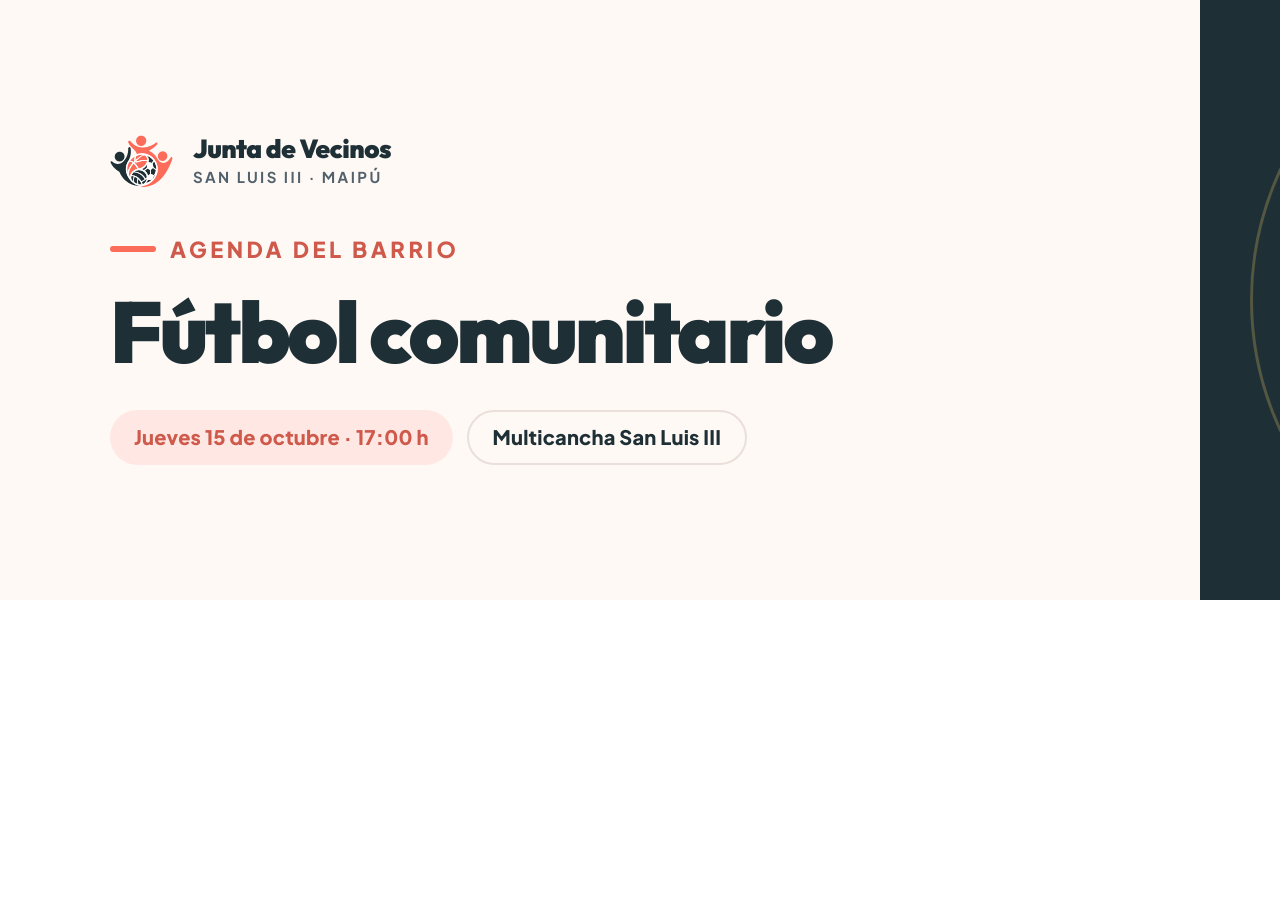
<file: marca/plantillas/web-hero/web-hero.html>
<!doctype html>
<html lang="es">
<head>
<meta charset="utf-8">
<title>Web · banner</title>
<!-- Generado por marca/tools/plantillas.mjs — no editar a mano -->
<link rel="stylesheet" href="../_base.css">
<style>
  html, body { width: 1920px; height: 600px; }
  .canvas { width: 1920px; height: 600px; }

  .hero{display:grid;grid-template-columns:1.25fr .75fr;height:100%}
</style>
</head>
<body>
<div class="canvas bg-cream">
  <div class="hero">
    <div style="padding:0 110px;display:flex;flex-direction:column;justify-content:center">
      <div class="brandmark">
        <svg viewBox="165 54 930 767" width="63"
       height="52" role="img"
       aria-label="Junta de Vecinos San Luis III">
  <clipPath id="recorte"><rect x="165" y="54" width="930" height="767"/></clipPath>
  <g clip-path="url(#recorte)">
  <title>JJVV San Luis III, logotipo</title>
  <path fill="#1e3036" fill-rule="evenodd" d="M451.0 232.0L450.0 233.0L448.0 233.0L444.0 235.0L437.0 242.0L435.0 246.0L435.0 249.0L434.0 250.0L434.0 276.0L433.0 277.0L433.0 290.0L432.0 291.0L432.0 298.0L431.0 299.0L430.0 311.0L429.0 312.0L429.0 316.0L428.0 317.0L428.0 321.0L427.0 322.0L427.0 325.0L426.0 326.0L425.0 334.0L424.0 335.0L423.0 341.0L422.0 342.0L422.0 344.0L421.0 345.0L421.0 347.0L420.0 348.0L420.0 350.0L419.0 351.0L419.0 353.0L418.0 354.0L416.0 362.0L414.0 365.0L414.0 367.0L409.0 376.0L409.0 378.0L404.0 388.0L402.0 390.0L402.0 392.0L400.0 394.0L398.0 399.0L396.0 401.0L395.0 404.0L393.0 406.0L390.0 412.0L387.0 415.0L385.0 419.0L378.0 427.0L378.0 428.0L359.0 448.0L358.0 448.0L349.0 456.0L348.0 456.0L337.0 464.0L319.0 473.0L317.0 473.0L313.0 475.0L310.0 475.0L306.0 477.0L303.0 477.0L302.0 478.0L290.0 479.0L289.0 480.0L269.0 480.0L268.0 479.0L262.0 479.0L261.0 478.0L257.0 478.0L256.0 477.0L253.0 477.0L252.0 476.0L249.0 476.0L248.0 475.0L240.0 473.0L237.0 471.0L235.0 471.0L225.0 466.0L223.0 464.0L215.0 460.0L213.0 458.0L209.0 456.0L206.0 453.0L205.0 453.0L202.0 450.0L201.0 450.0L197.0 446.0L190.0 442.0L181.0 442.0L176.0 446.0L174.0 450.0L174.0 458.0L175.0 459.0L175.0 462.0L177.0 465.0L177.0 467.0L184.0 481.0L191.0 491.0L195.0 499.0L203.0 509.0L203.0 510.0L206.0 513.0L206.0 514.0L209.0 517.0L209.0 518.0L212.0 521.0L212.0 522.0L226.0 537.0L226.0 538.0L246.0 557.0L247.0 557.0L252.0 562.0L253.0 562.0L257.0 566.0L258.0 566.0L265.0 572.0L266.0 572.0L268.0 574.0L269.0 574.0L271.0 576.0L278.0 580.0L281.0 583.0L287.0 586.0L294.0 592.0L298.0 594.0L305.0 601.0L311.0 613.0L311.0 615.0L316.0 625.0L318.0 627.0L324.0 640.0L328.0 645.0L329.0 648.0L333.0 653.0L334.0 656.0L336.0 658.0L336.0 659.0L338.0 661.0L342.0 668.0L345.0 671.0L345.0 672.0L348.0 675.0L348.0 676.0L351.0 679.0L351.0 680.0L354.0 683.0L354.0 684.0L363.0 694.0L363.0 695.0L370.0 702.0L370.0 703.0L391.0 724.0L392.0 724.0L398.0 730.0L399.0 730.0L406.0 737.0L407.0 737.0L422.0 749.0L423.0 749.0L440.0 761.0L448.0 765.0L450.0 767.0L472.0 778.0L474.0 778.0L481.0 782.0L483.0 782.0L486.0 784.0L488.0 784.0L491.0 786.0L499.0 788.0L505.0 791.0L508.0 791.0L509.0 792.0L511.0 792.0L512.0 793.0L514.0 793.0L518.0 795.0L526.0 796.0L527.0 797.0L530.0 797.0L531.0 798.0L535.0 798.0L536.0 799.0L540.0 799.0L541.0 800.0L547.0 800.0L548.0 801.0L555.0 801.0L556.0 802.0L565.0 802.0L566.0 803.0L599.0 803.0L600.0 802.0L608.0 802.0L604.0 802.0L603.0 801.0L596.0 801.0L595.0 800.0L589.0 800.0L588.0 799.0L584.0 799.0L583.0 798.0L576.0 797.0L572.0 795.0L569.0 795.0L568.0 794.0L566.0 794.0L565.0 793.0L557.0 791.0L545.0 785.0L542.0 785.0L540.0 783.0L533.0 780.0L531.0 778.0L528.0 777.0L526.0 775.0L523.0 774.0L518.0 770.0L512.0 767.0L508.0 763.0L507.0 763.0L499.0 756.0L498.0 756.0L488.0 746.0L487.0 746.0L470.0 728.0L470.0 727.0L465.0 722.0L465.0 721.0L457.0 712.0L455.0 708.0L447.0 698.0L446.0 695.0L438.0 684.0L436.0 679.0L434.0 677.0L432.0 672.0L430.0 670.0L421.0 652.0L421.0 650.0L417.0 643.0L417.0 641.0L413.0 633.0L413.0 631.0L412.0 630.0L412.0 628.0L411.0 627.0L411.0 625.0L410.0 624.0L410.0 622.0L408.0 618.0L408.0 615.0L406.0 611.0L406.0 608.0L405.0 607.0L405.0 604.0L404.0 603.0L404.0 600.0L403.0 599.0L403.0 595.0L402.0 594.0L401.0 582.0L400.0 581.0L400.0 573.0L399.0 572.0L399.0 537.0L400.0 536.0L400.0 528.0L401.0 527.0L401.0 521.0L402.0 520.0L402.0 516.0L403.0 515.0L403.0 512.0L404.0 511.0L404.0 507.0L405.0 506.0L406.0 499.0L407.0 498.0L407.0 496.0L408.0 495.0L408.0 493.0L409.0 492.0L411.0 484.0L416.0 474.0L416.0 472.0L426.0 452.0L428.0 450.0L432.0 442.0L439.0 432.0L443.0 424.0L443.0 422.0L448.0 413.0L448.0 411.0L451.0 406.0L451.0 404.0L453.0 401.0L453.0 399.0L455.0 396.0L455.0 394.0L457.0 391.0L457.0 389.0L458.0 388.0L458.0 386.0L459.0 385.0L459.0 383.0L461.0 379.0L461.0 376.0L462.0 375.0L462.0 373.0L464.0 369.0L464.0 366.0L465.0 365.0L466.0 358.0L467.0 357.0L468.0 347.0L469.0 346.0L469.0 342.0L470.0 341.0L470.0 335.0L471.0 334.0L471.0 327.0L472.0 326.0L472.0 318.0L473.0 317.0L473.0 277.0L472.0 276.0L472.0 267.0L471.0 266.0L471.0 259.0L470.0 258.0L470.0 255.0L469.0 254.0L469.0 250.0L468.0 249.0L468.0 246.0L467.0 245.0L466.0 240.0L464.0 238.0L464.0 237.0L461.0 234.0L457.0 232.0ZM581.0 844.0L582.0 850.0L584.0 853.0L584.0 855.0L585.0 856.0L587.0 864.0L589.0 867.0L589.0 869.0L590.0 870.0L590.0 872.0L591.0 873.0L591.0 875.0L592.0 876.0L592.0 878.0L594.0 882.0L594.0 885.0L596.0 888.0L596.0 890.0L597.0 891.0L599.0 899.0L601.0 902.0L601.0 904.0L602.0 905.0L602.0 907.0L603.0 908.0L605.0 916.0L607.0 919.0L607.0 922.0L609.0 925.0L610.0 931.0L612.0 934.0L612.0 936.0L613.0 937.0L613.0 939.0L614.0 940.0L616.0 948.0L618.0 951.0L619.0 957.0L622.0 963.0L622.0 965.0L623.0 966.0L623.0 968.0L624.0 969.0L624.0 971.0L625.0 972.0L625.0 974.0L626.0 975.0L626.0 977.0L627.0 978.0L627.0 980.0L628.0 981.0L630.0 989.0L632.0 992.0L632.0 994.0L633.0 995.0L633.0 997.0L634.0 998.0L636.0 1006.0L637.0 1007.0L644.0 1007.0L645.0 1008.0L722.0 1008.0L726.0 1000.0L728.0 992.0L730.0 989.0L731.0 984.0L735.0 976.0L737.0 968.0L739.0 965.0L739.0 963.0L742.0 957.0L743.0 952.0L747.0 944.0L749.0 936.0L752.0 931.0L752.0 929.0L753.0 928.0L755.0 920.0L759.0 912.0L761.0 904.0L763.0 901.0L764.0 896.0L766.0 893.0L767.0 888.0L771.0 880.0L771.0 878.0L772.0 877.0L774.0 869.0L776.0 866.0L776.0 864.0L778.0 861.0L778.0 859.0L780.0 856.0L780.0 854.0L781.0 853.0L781.0 851.0L782.0 850.0L782.0 848.0L784.0 844.0L723.0 844.0L722.0 848.0L721.0 849.0L721.0 851.0L718.0 856.0L716.0 864.0L714.0 867.0L714.0 869.0L710.0 877.0L709.0 882.0L707.0 885.0L705.0 893.0L703.0 896.0L703.0 898.0L701.0 901.0L701.0 903.0L697.0 911.0L696.0 916.0L694.0 919.0L694.0 921.0L692.0 924.0L691.0 929.0L689.0 932.0L688.0 937.0L686.0 940.0L686.0 942.0L684.0 946.0L682.0 946.0L680.0 943.0L680.0 941.0L679.0 940.0L678.0 935.0L676.0 932.0L676.0 930.0L675.0 929.0L675.0 927.0L674.0 926.0L672.0 918.0L670.0 915.0L668.0 907.0L666.0 904.0L665.0 899.0L663.0 896.0L663.0 894.0L662.0 893.0L662.0 891.0L661.0 890.0L661.0 888.0L660.0 887.0L660.0 885.0L659.0 884.0L659.0 882.0L658.0 881.0L658.0 879.0L657.0 878.0L655.0 870.0L653.0 867.0L651.0 859.0L649.0 856.0L649.0 854.0L648.0 853.0L648.0 851.0L646.0 848.0L645.0 844.0ZM795.0 844.0L796.0 845.0L796.0 847.0L797.0 848.0L797.0 850.0L798.0 851.0L798.0 853.0L799.0 854.0L799.0 856.0L800.0 857.0L800.0 859.0L801.0 860.0L801.0 862.0L802.0 863.0L802.0 865.0L803.0 866.0L803.0 868.0L804.0 869.0L804.0 871.0L805.0 872.0L805.0 874.0L806.0 875.0L806.0 877.0L807.0 878.0L807.0 880.0L808.0 881.0L808.0 883.0L809.0 884.0L809.0 886.0L810.0 887.0L810.0 889.0L811.0 890.0L813.0 898.0L815.0 901.0L815.0 903.0L817.0 907.0L817.0 910.0L818.0 911.0L818.0 913.0L819.0 914.0L819.0 916.0L820.0 917.0L820.0 919.0L821.0 920.0L821.0 922.0L822.0 923.0L822.0 925.0L823.0 926.0L823.0 928.0L824.0 929.0L824.0 931.0L825.0 932.0L825.0 934.0L826.0 935.0L826.0 937.0L827.0 938.0L827.0 940.0L828.0 941.0L828.0 943.0L829.0 944.0L829.0 946.0L830.0 947.0L830.0 949.0L831.0 950.0L831.0 952.0L832.0 953.0L832.0 955.0L833.0 956.0L833.0 958.0L834.0 959.0L834.0 961.0L835.0 962.0L835.0 964.0L836.0 965.0L836.0 967.0L837.0 968.0L837.0 970.0L838.0 971.0L838.0 973.0L839.0 974.0L839.0 976.0L840.0 977.0L840.0 979.0L841.0 980.0L841.0 982.0L842.0 983.0L842.0 985.0L843.0 986.0L843.0 988.0L844.0 989.0L844.0 991.0L845.0 992.0L845.0 994.0L846.0 995.0L846.0 997.0L847.0 998.0L849.0 1006.0L853.0 1008.0L935.0 1008.0L936.0 1004.0L938.0 1001.0L938.0 999.0L940.0 996.0L941.0 991.0L943.0 988.0L943.0 986.0L947.0 978.0L948.0 973.0L952.0 965.0L952.0 963.0L955.0 957.0L956.0 952.0L960.0 944.0L960.0 942.0L963.0 936.0L965.0 928.0L967.0 925.0L967.0 923.0L969.0 920.0L969.0 918.0L971.0 915.0L971.0 913.0L973.0 910.0L973.0 908.0L977.0 900.0L977.0 898.0L978.0 897.0L979.0 892.0L981.0 889.0L982.0 884.0L985.0 879.0L987.0 871.0L989.0 868.0L989.0 866.0L991.0 863.0L992.0 858.0L994.0 855.0L994.0 853.0L995.0 852.0L997.0 844.0L934.0 844.0L933.0 848.0L932.0 849.0L932.0 851.0L928.0 859.0L927.0 864.0L923.0 872.0L922.0 877.0L918.0 885.0L918.0 887.0L917.0 888.0L915.0 896.0L913.0 899.0L913.0 901.0L909.0 909.0L908.0 914.0L906.0 917.0L906.0 919.0L902.0 927.0L902.0 929.0L901.0 930.0L899.0 938.0L895.0 946.0L893.0 946.0L892.0 945.0L892.0 943.0L891.0 942.0L890.0 937.0L888.0 934.0L888.0 931.0L886.0 928.0L886.0 926.0L885.0 925.0L885.0 923.0L884.0 922.0L884.0 920.0L883.0 919.0L883.0 917.0L882.0 916.0L882.0 914.0L881.0 913.0L881.0 911.0L880.0 910.0L878.0 902.0L876.0 899.0L874.0 891.0L872.0 888.0L872.0 886.0L871.0 885.0L871.0 883.0L870.0 882.0L870.0 880.0L869.0 879.0L867.0 871.0L865.0 868.0L865.0 866.0L864.0 865.0L862.0 857.0L860.0 854.0L860.0 852.0L858.0 849.0L857.0 844.0ZM298.0 301.0L297.0 302.0L292.0 302.0L291.0 303.0L288.0 303.0L287.0 304.0L282.0 305.0L279.0 307.0L277.0 307.0L273.0 309.0L271.0 311.0L268.0 312.0L261.0 318.0L260.0 318.0L248.0 331.0L248.0 332.0L244.0 337.0L241.0 343.0L241.0 345.0L239.0 348.0L239.0 351.0L237.0 355.0L237.0 358.0L236.0 359.0L236.0 364.0L235.0 365.0L235.0 382.0L236.0 383.0L236.0 389.0L237.0 390.0L237.0 393.0L238.0 394.0L240.0 402.0L248.0 416.0L257.0 426.0L258.0 426.0L262.0 430.0L263.0 430.0L269.0 435.0L273.0 437.0L275.0 437.0L282.0 441.0L285.0 441.0L286.0 442.0L288.0 442.0L289.0 443.0L293.0 443.0L294.0 444.0L303.0 444.0L304.0 445.0L309.0 445.0L310.0 444.0L318.0 444.0L319.0 443.0L323.0 443.0L324.0 442.0L332.0 440.0L344.0 434.0L346.0 432.0L350.0 430.0L360.0 421.0L360.0 420.0L366.0 414.0L367.0 411.0L369.0 409.0L374.0 399.0L374.0 397.0L376.0 393.0L376.0 390.0L377.0 389.0L377.0 386.0L378.0 385.0L378.0 379.0L379.0 378.0L379.0 365.0L378.0 364.0L378.0 358.0L377.0 357.0L376.0 350.0L375.0 349.0L375.0 347.0L374.0 346.0L374.0 344.0L373.0 343.0L373.0 341.0L371.0 337.0L369.0 335.0L368.0 332.0L365.0 329.0L365.0 328.0L352.0 315.0L351.0 315.0L348.0 312.0L343.0 310.0L341.0 308.0L339.0 308.0L331.0 304.0L328.0 304.0L327.0 303.0L324.0 303.0L323.0 302.0L319.0 302.0L318.0 301.0ZM564.0 844.0L490.0 844.0L490.0 950.0L489.0 951.0L489.0 955.0L488.0 956.0L488.0 958.0L483.0 963.0L479.0 965.0L469.0 965.0L468.0 964.0L462.0 963.0L452.0 958.0L445.0 953.0L443.0 955.0L439.0 962.0L436.0 965.0L436.0 966.0L434.0 968.0L434.0 969.0L432.0 971.0L432.0 972.0L430.0 974.0L426.0 981.0L423.0 984.0L421.0 988.0L418.0 991.0L418.0 992.0L419.0 992.0L424.0 996.0L427.0 997.0L429.0 999.0L437.0 1003.0L439.0 1003.0L442.0 1005.0L444.0 1005.0L445.0 1006.0L447.0 1006.0L448.0 1007.0L450.0 1007.0L454.0 1009.0L457.0 1009.0L458.0 1010.0L461.0 1010.0L462.0 1011.0L467.0 1011.0L468.0 1012.0L476.0 1012.0L477.0 1013.0L498.0 1013.0L499.0 1012.0L508.0 1012.0L509.0 1011.0L514.0 1011.0L515.0 1010.0L518.0 1010.0L519.0 1009.0L527.0 1007.0L542.0 999.0L551.0 990.0L551.0 989.0L556.0 983.0L559.0 977.0L559.0 975.0L561.0 971.0L561.0 968.0L562.0 967.0L562.0 963.0L563.0 962.0L563.0 953.0L564.0 952.0ZM419.0 845.0L359.0 845.0L358.0 844.0L356.0 844.0L355.0 845.0L355.0 949.0L354.0 950.0L353.0 954.0L346.0 961.0L342.0 963.0L339.0 963.0L338.0 964.0L319.0 964.0L318.0 963.0L314.0 963.0L313.0 962.0L307.0 961.0L289.0 952.0L287.0 956.0L284.0 959.0L283.0 962.0L277.0 969.0L276.0 972.0L264.0 989.0L263.0 992.0L277.0 1000.0L279.0 1000.0L282.0 1002.0L284.0 1002.0L292.0 1006.0L295.0 1006.0L296.0 1007.0L299.0 1007.0L300.0 1008.0L303.0 1008.0L304.0 1009.0L308.0 1009.0L309.0 1010.0L313.0 1010.0L314.0 1011.0L323.0 1011.0L324.0 1012.0L351.0 1012.0L352.0 1011.0L359.0 1011.0L360.0 1010.0L365.0 1010.0L366.0 1009.0L369.0 1009.0L370.0 1008.0L373.0 1008.0L374.0 1007.0L382.0 1005.0L394.0 999.0L400.0 994.0L401.0 994.0L408.0 986.0L408.0 985.0L412.0 980.0L414.0 976.0L414.0 974.0L415.0 973.0L415.0 971.0L417.0 967.0L417.0 963.0L418.0 962.0L418.0 953.0L419.0 952.0ZM485.0 648.0L504.0 648.0L505.0 649.0L511.0 649.0L512.0 650.0L516.0 650.0L517.0 651.0L524.0 652.0L528.0 654.0L531.0 654.0L539.0 658.0L541.0 658.0L559.0 667.0L561.0 669.0L564.0 670.0L566.0 672.0L573.0 676.0L576.0 679.0L577.0 679.0L586.0 687.0L587.0 687.0L608.0 708.0L608.0 709.0L613.0 714.0L613.0 715.0L616.0 718.0L616.0 719.0L619.0 722.0L621.0 726.0L624.0 729.0L624.0 730.0L628.0 735.0L632.0 733.0L634.0 733.0L652.0 724.0L654.0 722.0L657.0 721.0L659.0 719.0L662.0 718.0L664.0 716.0L665.0 716.0L667.0 714.0L674.0 710.0L677.0 707.0L677.0 705.0L675.0 701.0L673.0 700.0L672.0 696.0L670.0 694.0L670.0 693.0L668.0 691.0L664.0 684.0L661.0 681.0L661.0 680.0L649.0 667.0L649.0 666.0L629.0 647.0L628.0 647.0L621.0 641.0L617.0 639.0L614.0 636.0L608.0 633.0L606.0 631.0L603.0 630.0L601.0 628.0L583.0 619.0L581.0 619.0L578.0 617.0L576.0 617.0L573.0 615.0L571.0 615.0L565.0 612.0L562.0 612.0L561.0 611.0L555.0 610.0L554.0 609.0L551.0 609.0L550.0 608.0L541.0 607.0L540.0 606.0L534.0 606.0L533.0 605.0L514.0 605.0L507.0 611.0L507.0 612.0L499.0 621.0L499.0 622.0L493.0 630.0L487.0 642.0L487.0 644.0ZM524.0 596.0L542.0 596.0L543.0 597.0L549.0 597.0L550.0 598.0L555.0 598.0L556.0 599.0L561.0 599.0L562.0 600.0L569.0 601.0L570.0 602.0L576.0 603.0L582.0 606.0L587.0 607.0L595.0 611.0L597.0 611.0L605.0 615.0L607.0 617.0L616.0 621.0L624.0 627.0L627.0 628.0L630.0 631.0L631.0 631.0L634.0 634.0L635.0 634.0L639.0 638.0L640.0 638.0L644.0 642.0L645.0 642.0L663.0 660.0L663.0 661.0L669.0 667.0L669.0 668.0L675.0 675.0L675.0 676.0L683.0 687.0L684.0 690.0L686.0 692.0L688.0 696.0L692.0 695.0L708.0 679.0L707.0 665.0L706.0 664.0L706.0 661.0L705.0 660.0L705.0 657.0L703.0 653.0L702.0 647.0L700.0 644.0L700.0 642.0L694.0 630.0L692.0 628.0L688.0 621.0L680.0 612.0L680.0 611.0L667.0 599.0L666.0 599.0L663.0 596.0L662.0 596.0L657.0 592.0L654.0 591.0L652.0 589.0L642.0 584.0L640.0 584.0L637.0 582.0L635.0 582.0L634.0 581.0L632.0 581.0L631.0 580.0L629.0 580.0L625.0 578.0L617.0 577.0L616.0 576.0L612.0 576.0L611.0 575.0L603.0 575.0L602.0 574.0L584.0 574.0L583.0 575.0L575.0 575.0L574.0 576.0L565.0 577.0L561.0 579.0L558.0 579.0L557.0 580.0L552.0 581.0L549.0 583.0L547.0 583.0L533.0 590.0L531.0 592.0L527.0 594.0L526.0 596.0ZM799.0 541.0L797.0 543.0L796.0 543.0L789.0 550.0L788.0 550.0L782.0 556.0L781.0 556.0L775.0 562.0L774.0 562.0L769.0 567.0L768.0 567.0L768.0 585.0L769.0 586.0L769.0 609.0L770.0 610.0L770.0 628.0L778.0 632.0L780.0 632.0L787.0 636.0L789.0 636.0L794.0 639.0L796.0 639.0L803.0 643.0L805.0 643.0L808.0 645.0L810.0 645.0L819.0 637.0L819.0 636.0L823.0 631.0L830.0 617.0L830.0 615.0L832.0 612.0L832.0 610.0L833.0 609.0L833.0 607.0L834.0 606.0L834.0 604.0L835.0 603.0L835.0 601.0L837.0 597.0L837.0 594.0L838.0 593.0L838.0 589.0L839.0 588.0L839.0 585.0L840.0 584.0L840.0 579.0L841.0 578.0L841.0 571.0L840.0 571.0L829.0 562.0L827.0 562.0L825.0 559.0L823.0 559.0L821.0 556.0L820.0 556.0L817.0 553.0L816.0 553.0L813.0 550.0L812.0 550.0L804.0 543.0L802.0 543.0L801.0 541.0ZM718.0 548.0L702.0 562.0L701.0 562.0L695.0 568.0L694.0 568.0L687.0 575.0L686.0 575.0L681.0 580.0L679.0 581.0L681.0 582.0L687.0 588.0L688.0 588.0L697.0 597.0L697.0 598.0L705.0 607.0L705.0 608.0L711.0 616.0L713.0 621.0L715.0 623.0L717.0 627.0L717.0 629.0L721.0 636.0L721.0 638.0L722.0 639.0L722.0 641.0L724.0 645.0L725.0 651.0L728.0 651.0L731.0 648.0L735.0 646.0L738.0 643.0L742.0 641.0L749.0 635.0L750.0 635.0L756.0 630.0L757.0 630.0L757.0 616.0L756.0 615.0L756.0 592.0L755.0 591.0L755.0 569.0L751.0 567.0L749.0 565.0L746.0 564.0L744.0 562.0L741.0 561.0L739.0 559.0L729.0 554.0L727.0 552.0L724.0 551.0L722.0 549.0ZM708.0 360.0L709.0 360.0L723.0 375.0L723.0 376.0L727.0 381.0L731.0 389.0L731.0 391.0L733.0 394.0L733.0 396.0L734.0 397.0L734.0 400.0L735.0 401.0L735.0 404.0L736.0 405.0L736.0 411.0L737.0 412.0L737.0 431.0L736.0 432.0L736.0 438.0L735.0 439.0L734.0 448.0L733.0 449.0L732.0 453.0L734.0 455.0L740.0 455.0L741.0 456.0L752.0 457.0L753.0 458.0L756.0 458.0L757.0 459.0L761.0 459.0L762.0 460.0L765.0 460.0L766.0 461.0L773.0 462.0L774.0 463.0L780.0 464.0L781.0 465.0L789.0 455.0L789.0 454.0L792.0 451.0L792.0 450.0L795.0 447.0L795.0 446.0L798.0 443.0L798.0 442.0L801.0 439.0L801.0 438.0L804.0 435.0L805.0 432.0L803.0 428.0L793.0 417.0L793.0 416.0L780.0 403.0L779.0 403.0L772.0 396.0L771.0 396.0L758.0 385.0L752.0 382.0L750.0 380.0L749.0 380.0L744.0 376.0L741.0 375.0L739.0 373.0L723.0 365.0L721.0 365.0L716.0 362.0ZM528.0 671.0L528.0 673.0L526.0 676.0L526.0 678.0L525.0 679.0L525.0 681.0L523.0 685.0L523.0 688.0L522.0 689.0L522.0 692.0L521.0 693.0L521.0 697.0L520.0 698.0L520.0 704.0L519.0 705.0L519.0 731.0L520.0 732.0L520.0 737.0L521.0 738.0L521.0 741.0L522.0 742.0L522.0 745.0L523.0 746.0L524.0 751.0L526.0 754.0L527.0 754.0L535.0 760.0L544.0 764.0L546.0 766.0L548.0 766.0L555.0 770.0L557.0 770.0L565.0 774.0L568.0 774.0L570.0 775.0L569.0 769.0L568.0 768.0L568.0 764.0L567.0 763.0L567.0 758.0L566.0 757.0L566.0 750.0L565.0 749.0L565.0 730.0L566.0 729.0L566.0 720.0L567.0 719.0L568.0 709.0L569.0 708.0L569.0 705.0L570.0 704.0L572.0 696.0L570.0 695.0L566.0 691.0L562.0 689.0L559.0 686.0L558.0 686.0L550.0 680.0L532.0 671.0ZM814.0 447.0L793.0 474.0L794.0 478.0L795.0 479.0L795.0 481.0L796.0 482.0L796.0 485.0L797.0 486.0L797.0 489.0L798.0 490.0L798.0 493.0L799.0 494.0L799.0 497.0L800.0 498.0L800.0 501.0L801.0 502.0L801.0 505.0L802.0 506.0L802.0 510.0L803.0 511.0L803.0 516.0L804.0 517.0L804.0 521.0L805.0 522.0L806.0 530.0L810.0 532.0L813.0 535.0L814.0 535.0L817.0 538.0L821.0 540.0L832.0 549.0L833.0 549.0L839.0 554.0L843.0 556.0L847.0 560.0L847.0 558.0L848.0 557.0L848.0 541.0L847.0 540.0L847.0 531.0L846.0 530.0L845.0 518.0L844.0 517.0L844.0 513.0L843.0 512.0L843.0 509.0L842.0 508.0L841.0 501.0L840.0 500.0L840.0 498.0L839.0 497.0L839.0 495.0L838.0 494.0L838.0 492.0L837.0 491.0L835.0 483.0L832.0 478.0L832.0 476.0L818.0 449.0L816.0 447.0ZM582.0 706.0L582.0 710.0L581.0 711.0L581.0 714.0L580.0 715.0L580.0 720.0L579.0 721.0L580.0 726.0L579.0 727.0L579.0 730.0L578.0 731.0L578.0 747.0L580.0 751.0L579.0 756.0L580.0 757.0L581.0 767.0L582.0 768.0L583.0 774.0L585.0 777.0L585.0 779.0L586.0 780.0L590.0 780.0L591.0 781.0L596.0 781.0L597.0 782.0L605.0 782.0L606.0 783.0L627.0 783.0L628.0 782.0L632.0 782.0L631.0 781.0L629.0 773.0L627.0 770.0L627.0 768.0L619.0 752.0L617.0 750.0L613.0 742.0L611.0 740.0L609.0 736.0L606.0 733.0L604.0 729.0L595.0 719.0L595.0 718.0L583.0 706.0ZM708.0 695.0L708.0 696.0L694.0 710.0L693.0 710.0L688.0 715.0L687.0 715.0L683.0 719.0L682.0 719.0L675.0 725.0L674.0 725.0L666.0 731.0L663.0 732.0L661.0 734.0L658.0 735.0L656.0 737.0L644.0 743.0L642.0 743.0L637.0 746.0L635.0 746.0L635.0 749.0L639.0 756.0L639.0 758.0L641.0 761.0L641.0 763.0L642.0 764.0L642.0 766.0L645.0 772.0L645.0 774.0L646.0 775.0L647.0 779.0L652.0 778.0L662.0 773.0L664.0 771.0L668.0 769.0L683.0 755.0L683.0 754.0L690.0 746.0L690.0 744.0L692.0 743.0L693.0 740.0L695.0 738.0L701.0 726.0L701.0 724.0L702.0 723.0L702.0 721.0L704.0 717.0L704.0 714.0L706.0 710.0L706.0 706.0L707.0 705.0L706.0 701.0L708.0 699.0ZM715.0 481.0L715.0 483.0L711.0 491.0L709.0 493.0L708.0 496.0L706.0 498.0L702.0 505.0L698.0 509.0L698.0 510.0L694.0 514.0L694.0 515.0L678.0 531.0L677.0 531.0L672.0 536.0L671.0 536.0L668.0 539.0L664.0 541.0L661.0 544.0L651.0 549.0L649.0 551.0L634.0 558.0L636.0 558.0L642.0 561.0L647.0 562.0L650.0 564.0L652.0 564.0L660.0 568.0L662.0 570.0L666.0 572.0L669.0 572.0L681.0 561.0L682.0 561.0L687.0 556.0L688.0 556.0L704.0 541.0L705.0 541.0L709.0 536.0L708.0 535.0L708.0 532.0L709.0 531.0L709.0 526.0L710.0 525.0L709.0 515.0L711.0 513.0L711.0 505.0L712.0 504.0L712.0 497.0L713.0 496.0L713.0 490.0L714.0 489.0L714.0 484.0L715.0 483.0ZM482.0 660.0L481.0 661.0L480.0 669.0L479.0 670.0L479.0 680.0L478.0 681.0L478.0 686.0L479.0 687.0L479.0 696.0L480.0 697.0L480.0 701.0L481.0 702.0L482.0 707.0L484.0 711.0L486.0 713.0L487.0 716.0L492.0 722.0L492.0 723.0L496.0 727.0L496.0 728.0L510.0 742.0L509.0 740.0L509.0 736.0L508.0 735.0L508.0 731.0L507.0 730.0L507.0 701.0L508.0 700.0L508.0 695.0L509.0 694.0L509.0 690.0L510.0 689.0L511.0 682.0L512.0 681.0L513.0 676.0L515.0 673.0L515.0 671.0L517.0 667.0L516.0 665.0L510.0 664.0L509.0 663.0L506.0 663.0L505.0 662.0L502.0 662.0L501.0 661.0L495.0 661.0L494.0 660.0ZM780.0 712.0L775.0 712.0L774.0 713.0L770.0 713.0L769.0 714.0L765.0 714.0L764.0 715.0L759.0 715.0L758.0 716.0L747.0 716.0L746.0 717.0L731.0 717.0L730.0 716.0L725.0 716.0L723.0 718.0L723.0 720.0L709.0 747.0L706.0 750.0L704.0 754.0L697.0 762.0L697.0 763.0L692.0 768.0L694.0 768.0L697.0 766.0L699.0 766.0L702.0 764.0L704.0 764.0L711.0 760.0L713.0 760.0L727.0 753.0L729.0 751.0L734.0 749.0L736.0 747.0L739.0 746.0L741.0 744.0L742.0 744.0L744.0 742.0L751.0 738.0L754.0 735.0L758.0 733.0L766.0 726.0L767.0 726.0L780.0 714.0ZM830.0 644.0L829.0 644.0L824.0 649.0L823.0 649.0L814.0 657.0L807.0 671.0L805.0 673.0L802.0 680.0L800.0 682.0L797.0 689.0L795.0 691.0L793.0 696.0L791.0 698.0L789.0 702.0L789.0 704.0L790.0 704.0L796.0 698.0L796.0 697.0L802.0 691.0L802.0 690.0L806.0 686.0L808.0 682.0L811.0 679.0L811.0 678.0L815.0 673.0L816.0 670.0L818.0 668.0L819.0 665.0L821.0 663.0Z"/>
  <path fill="#fc6c5a" fill-rule="evenodd" d="M189.0 1059.0L189.0 1148.0L190.0 1149.0L190.0 1153.0L191.0 1154.0L192.0 1159.0L195.0 1165.0L204.0 1174.0L205.0 1174.0L210.0 1178.0L212.0 1178.0L215.0 1180.0L218.0 1180.0L219.0 1181.0L477.0 1181.0L478.0 1182.0L480.0 1181.0L530.0 1181.0L531.0 1182.0L556.0 1182.0L557.0 1181.0L560.0 1181.0L561.0 1182.0L570.0 1182.0L571.0 1181.0L579.0 1181.0L580.0 1182.0L1032.0 1182.0L1033.0 1181.0L1037.0 1181.0L1038.0 1180.0L1040.0 1180.0L1044.0 1178.0L1046.0 1176.0L1050.0 1174.0L1057.0 1167.0L1061.0 1160.0L1061.0 1158.0L1063.0 1154.0L1063.0 1150.0L1064.0 1149.0L1064.0 1058.0L1063.0 1057.0L1063.0 1053.0L1058.0 1042.0L1048.0 1032.0L1040.0 1028.0L1038.0 1028.0L1037.0 1027.0L1033.0 1027.0L1032.0 1026.0L552.0 1026.0L551.0 1025.0L538.0 1025.0L537.0 1026.0L514.0 1026.0L513.0 1025.0L221.0 1025.0L220.0 1026.0L213.0 1027.0L207.0 1030.0L205.0 1032.0L204.0 1032.0L196.0 1040.0L192.0 1047.0L191.0 1053.0L190.0 1054.0L190.0 1058.0ZM443.0 140.0L439.0 144.0L438.0 144.0L434.0 151.0L434.0 161.0L435.0 162.0L436.0 167.0L438.0 170.0L438.0 172.0L442.0 180.0L444.0 182.0L446.0 187.0L451.0 194.0L452.0 197.0L460.0 207.0L460.0 208.0L464.0 212.0L464.0 213.0L467.0 216.0L467.0 217.0L480.0 231.0L480.0 232.0L498.0 250.0L499.0 250.0L513.0 264.0L514.0 264.0L530.0 280.0L530.0 281.0L540.0 292.0L540.0 293.0L545.0 299.0L547.0 304.0L549.0 306.0L555.0 318.0L555.0 320.0L557.0 323.0L557.0 325.0L559.0 329.0L560.0 335.0L562.0 337.0L563.0 336.0L565.0 336.0L569.0 334.0L572.0 334.0L576.0 332.0L579.0 332.0L580.0 331.0L583.0 331.0L584.0 330.0L587.0 330.0L588.0 329.0L592.0 329.0L593.0 328.0L597.0 328.0L598.0 327.0L602.0 327.0L603.0 326.0L619.0 325.0L620.0 324.0L657.0 324.0L658.0 325.0L666.0 325.0L667.0 326.0L679.0 327.0L680.0 328.0L689.0 329.0L690.0 330.0L697.0 331.0L701.0 333.0L704.0 333.0L705.0 334.0L707.0 334.0L708.0 335.0L716.0 337.0L719.0 339.0L721.0 339.0L731.0 344.0L733.0 344.0L741.0 348.0L743.0 350.0L752.0 354.0L754.0 356.0L760.0 359.0L762.0 361.0L766.0 363.0L769.0 366.0L773.0 368.0L781.0 375.0L782.0 375.0L787.0 380.0L788.0 380.0L812.0 404.0L812.0 405.0L818.0 411.0L818.0 412.0L824.0 419.0L826.0 423.0L831.0 429.0L835.0 437.0L839.0 442.0L850.0 464.0L850.0 466.0L855.0 476.0L855.0 478.0L856.0 479.0L856.0 481.0L857.0 482.0L857.0 484.0L858.0 485.0L858.0 487.0L859.0 488.0L859.0 490.0L861.0 494.0L862.0 501.0L864.0 505.0L864.0 509.0L865.0 510.0L865.0 514.0L866.0 515.0L866.0 519.0L867.0 520.0L867.0 525.0L868.0 526.0L868.0 533.0L869.0 534.0L869.0 545.0L870.0 546.0L870.0 570.0L869.0 571.0L869.0 582.0L868.0 583.0L868.0 589.0L867.0 590.0L867.0 596.0L866.0 597.0L865.0 606.0L864.0 607.0L864.0 610.0L863.0 611.0L862.0 618.0L860.0 622.0L860.0 625.0L858.0 628.0L858.0 630.0L857.0 631.0L855.0 639.0L850.0 649.0L850.0 651.0L839.0 673.0L837.0 675.0L833.0 683.0L831.0 685.0L831.0 686.0L829.0 688.0L825.0 695.0L822.0 698.0L820.0 702.0L816.0 706.0L816.0 707.0L812.0 711.0L812.0 712.0L804.0 720.0L804.0 721.0L778.0 746.0L777.0 746.0L764.0 757.0L763.0 757.0L746.0 769.0L743.0 770.0L741.0 772.0L736.0 774.0L734.0 776.0L706.0 790.0L704.0 790.0L701.0 792.0L699.0 792.0L696.0 794.0L694.0 794.0L686.0 798.0L684.0 798.0L683.0 799.0L678.0 800.0L675.0 802.0L673.0 802.0L672.0 803.0L670.0 803.0L666.0 805.0L663.0 805.0L662.0 806.0L660.0 806.0L656.0 808.0L653.0 808.0L652.0 809.0L646.0 810.0L642.0 812.0L639.0 812.0L638.0 813.0L635.0 813.0L634.0 814.0L627.0 815.0L626.0 816.0L624.0 816.0L622.0 818.0L625.0 820.0L631.0 820.0L632.0 821.0L670.0 821.0L671.0 820.0L693.0 819.0L694.0 818.0L699.0 818.0L700.0 817.0L705.0 817.0L706.0 816.0L710.0 816.0L711.0 815.0L716.0 815.0L717.0 814.0L721.0 814.0L722.0 813.0L725.0 813.0L726.0 812.0L729.0 812.0L730.0 811.0L737.0 810.0L738.0 809.0L744.0 808.0L748.0 806.0L751.0 806.0L752.0 805.0L754.0 805.0L755.0 804.0L757.0 804.0L758.0 803.0L766.0 801.0L769.0 799.0L774.0 798.0L777.0 796.0L782.0 795.0L791.0 790.0L793.0 790.0L804.0 784.0L806.0 784.0L816.0 779.0L818.0 777.0L825.0 774.0L827.0 772.0L832.0 770.0L837.0 766.0L845.0 762.0L847.0 760.0L851.0 758.0L854.0 755.0L855.0 755.0L857.0 753.0L864.0 749.0L868.0 745.0L869.0 745.0L877.0 738.0L878.0 738.0L881.0 735.0L882.0 735.0L889.0 728.0L890.0 728.0L896.0 722.0L897.0 722.0L914.0 705.0L915.0 705.0L918.0 702.0L918.0 701.0L932.0 687.0L932.0 686.0L938.0 680.0L938.0 679.0L945.0 672.0L945.0 671.0L949.0 667.0L949.0 666.0L952.0 663.0L952.0 662.0L961.0 652.0L965.0 645.0L972.0 637.0L972.0 636.0L974.0 634.0L976.0 630.0L979.0 627.0L979.0 626.0L985.0 618.0L986.0 615.0L994.0 604.0L995.0 601.0L997.0 599.0L998.0 596.0L1003.0 589.0L1005.0 584.0L1007.0 582.0L1011.0 573.0L1013.0 571.0L1020.0 556.0L1022.0 554.0L1054.0 490.0L1054.0 488.0L1060.0 477.0L1060.0 475.0L1067.0 461.0L1067.0 459.0L1071.0 451.0L1072.0 446.0L1074.0 443.0L1074.0 441.0L1075.0 440.0L1075.0 438.0L1076.0 437.0L1076.0 435.0L1077.0 434.0L1077.0 432.0L1078.0 431.0L1078.0 429.0L1080.0 425.0L1080.0 422.0L1081.0 421.0L1081.0 419.0L1083.0 415.0L1083.0 412.0L1084.0 411.0L1084.0 407.0L1085.0 406.0L1085.0 402.0L1086.0 401.0L1086.0 390.0L1085.0 389.0L1084.0 385.0L1081.0 382.0L1077.0 380.0L1069.0 380.0L1065.0 382.0L1059.0 388.0L1059.0 389.0L1056.0 392.0L1052.0 399.0L1045.0 407.0L1043.0 411.0L1034.0 421.0L1034.0 422.0L1027.0 429.0L1027.0 430.0L1009.0 446.0L1008.0 446.0L1003.0 450.0L998.0 452.0L996.0 454.0L989.0 458.0L987.0 458.0L984.0 460.0L982.0 460.0L976.0 463.0L968.0 464.0L967.0 465.0L960.0 465.0L959.0 466.0L948.0 466.0L947.0 465.0L939.0 465.0L938.0 464.0L934.0 464.0L933.0 463.0L931.0 463.0L930.0 462.0L922.0 460.0L910.0 454.0L908.0 452.0L901.0 448.0L888.0 436.0L888.0 435.0L882.0 429.0L882.0 428.0L878.0 424.0L878.0 423.0L872.0 416.0L869.0 410.0L867.0 408.0L866.0 405.0L862.0 400.0L861.0 397.0L857.0 392.0L856.0 389.0L854.0 387.0L851.0 381.0L846.0 375.0L844.0 371.0L839.0 366.0L835.0 359.0L830.0 354.0L830.0 353.0L815.0 337.0L814.0 337.0L798.0 322.0L797.0 322.0L786.0 313.0L785.0 313.0L777.0 307.0L772.0 305.0L767.0 301.0L744.0 290.0L742.0 288.0L742.0 286.0L744.0 283.0L745.0 283.0L750.0 279.0L753.0 278.0L758.0 274.0L761.0 273.0L763.0 271.0L766.0 270.0L771.0 266.0L774.0 265.0L779.0 261.0L782.0 260.0L784.0 258.0L785.0 258.0L787.0 256.0L788.0 256.0L790.0 254.0L791.0 254.0L793.0 252.0L800.0 248.0L807.0 242.0L808.0 242.0L818.0 234.0L819.0 234.0L830.0 224.0L831.0 224.0L854.0 201.0L854.0 200.0L862.0 191.0L865.0 185.0L865.0 183.0L866.0 182.0L866.0 177.0L865.0 176.0L864.0 172.0L861.0 169.0L855.0 166.0L845.0 166.0L839.0 169.0L832.0 175.0L825.0 179.0L822.0 182.0L821.0 182.0L810.0 190.0L807.0 191.0L800.0 196.0L791.0 200.0L789.0 202.0L777.0 208.0L775.0 208.0L764.0 214.0L762.0 214.0L759.0 216.0L757.0 216.0L749.0 220.0L743.0 221.0L740.0 223.0L738.0 223.0L734.0 225.0L731.0 225.0L727.0 227.0L724.0 227.0L720.0 229.0L716.0 229.0L712.0 231.0L708.0 231.0L707.0 232.0L704.0 232.0L703.0 233.0L698.0 233.0L697.0 234.0L692.0 234.0L691.0 235.0L685.0 235.0L684.0 236.0L676.0 236.0L675.0 237.0L663.0 237.0L662.0 238.0L640.0 238.0L639.0 237.0L625.0 237.0L624.0 236.0L617.0 236.0L616.0 235.0L611.0 235.0L610.0 234.0L606.0 234.0L605.0 233.0L600.0 233.0L599.0 232.0L596.0 232.0L592.0 230.0L589.0 230.0L588.0 229.0L586.0 229.0L585.0 228.0L583.0 228.0L582.0 227.0L580.0 227.0L579.0 226.0L577.0 226.0L576.0 225.0L568.0 223.0L554.0 216.0L552.0 216.0L548.0 214.0L546.0 212.0L532.0 205.0L529.0 202.0L528.0 202.0L526.0 200.0L519.0 196.0L516.0 193.0L515.0 193.0L512.0 190.0L511.0 190.0L507.0 186.0L506.0 186.0L500.0 180.0L499.0 180.0L484.0 165.0L484.0 164.0L476.0 156.0L476.0 155.0L471.0 150.0L471.0 149.0L466.0 144.0L466.0 143.0L465.0 143.0L462.0 140.0L458.0 138.0L447.0 138.0ZM617.0 63.0L616.0 64.0L610.0 64.0L609.0 65.0L606.0 65.0L605.0 66.0L597.0 68.0L589.0 72.0L587.0 74.0L581.0 77.0L576.0 82.0L575.0 82.0L565.0 93.0L565.0 94.0L563.0 96.0L563.0 97.0L561.0 99.0L560.0 102.0L557.0 106.0L557.0 108.0L555.0 111.0L555.0 113.0L554.0 114.0L554.0 116.0L552.0 120.0L552.0 123.0L551.0 124.0L551.0 130.0L550.0 131.0L550.0 148.0L551.0 149.0L551.0 155.0L552.0 156.0L552.0 159.0L553.0 160.0L553.0 162.0L554.0 163.0L554.0 165.0L555.0 166.0L555.0 168.0L557.0 171.0L558.0 175.0L562.0 180.0L565.0 186.0L569.0 190.0L569.0 191.0L571.0 193.0L572.0 193.0L580.0 201.0L581.0 201.0L584.0 204.0L598.0 211.0L600.0 211.0L604.0 213.0L607.0 213.0L608.0 214.0L611.0 214.0L612.0 215.0L619.0 215.0L620.0 216.0L629.0 216.0L630.0 215.0L638.0 215.0L639.0 214.0L642.0 214.0L643.0 213.0L651.0 211.0L654.0 209.0L656.0 209.0L662.0 206.0L664.0 204.0L668.0 202.0L671.0 199.0L672.0 199.0L683.0 188.0L683.0 187.0L688.0 181.0L689.0 178.0L691.0 176.0L694.0 170.0L694.0 168.0L695.0 167.0L695.0 165.0L696.0 164.0L696.0 162.0L697.0 161.0L697.0 159.0L699.0 155.0L699.0 149.0L700.0 148.0L700.0 130.0L699.0 129.0L698.0 119.0L697.0 118.0L695.0 110.0L689.0 98.0L687.0 96.0L685.0 92.0L681.0 88.0L681.0 87.0L675.0 81.0L674.0 81.0L671.0 78.0L670.0 78.0L667.0 75.0L664.0 74.0L662.0 72.0L658.0 70.0L656.0 70.0L651.0 67.0L646.0 66.0L645.0 65.0L642.0 65.0L641.0 64.0L635.0 64.0L634.0 63.0ZM935.0 295.0L934.0 296.0L929.0 296.0L928.0 297.0L925.0 297.0L924.0 298.0L916.0 300.0L904.0 306.0L901.0 309.0L900.0 309.0L885.0 324.0L881.0 332.0L878.0 336.0L878.0 338.0L876.0 341.0L876.0 343.0L874.0 347.0L874.0 350.0L873.0 351.0L873.0 356.0L872.0 357.0L872.0 377.0L873.0 378.0L873.0 382.0L875.0 386.0L876.0 392.0L882.0 404.0L884.0 406.0L886.0 410.0L897.0 421.0L898.0 421.0L901.0 424.0L907.0 427.0L909.0 429.0L911.0 429.0L916.0 432.0L918.0 432.0L922.0 434.0L926.0 434.0L927.0 435.0L931.0 435.0L932.0 436.0L950.0 436.0L951.0 435.0L955.0 435.0L956.0 434.0L959.0 434.0L960.0 433.0L965.0 432.0L968.0 430.0L970.0 430.0L976.0 427.0L986.0 419.0L987.0 419.0L998.0 407.0L1006.0 393.0L1006.0 391.0L1008.0 388.0L1009.0 382.0L1010.0 381.0L1010.0 377.0L1011.0 376.0L1011.0 353.0L1010.0 352.0L1010.0 348.0L1008.0 344.0L1008.0 341.0L1005.0 336.0L1005.0 334.0L1003.0 330.0L1001.0 328.0L997.0 321.0L984.0 308.0L976.0 304.0L972.0 301.0L970.0 301.0L967.0 299.0L965.0 299.0L961.0 297.0L958.0 297.0L957.0 296.0L952.0 296.0L951.0 295.0ZM712.0 437.0L710.0 436.0L700.0 436.0L699.0 435.0L663.0 435.0L662.0 436.0L646.0 437.0L645.0 438.0L640.0 438.0L639.0 439.0L635.0 439.0L634.0 440.0L630.0 440.0L629.0 441.0L626.0 441.0L625.0 442.0L621.0 442.0L620.0 443.0L613.0 444.0L612.0 445.0L606.0 446.0L605.0 447.0L603.0 447.0L599.0 449.0L596.0 449.0L595.0 450.0L593.0 450.0L592.0 451.0L590.0 451.0L586.0 453.0L583.0 453.0L579.0 455.0L576.0 455.0L575.0 456.0L572.0 456.0L571.0 457.0L567.0 457.0L566.0 458.0L559.0 458.0L558.0 459.0L547.0 458.0L544.0 456.0L542.0 456.0L537.0 452.0L535.0 452.0L526.0 462.0L546.0 482.0L546.0 483.0L551.0 488.0L551.0 489.0L555.0 493.0L555.0 494.0L561.0 501.0L561.0 502.0L573.0 519.0L574.0 522.0L576.0 524.0L578.0 529.0L580.0 531.0L588.0 547.0L590.0 548.0L591.0 547.0L598.0 546.0L599.0 545.0L601.0 545.0L605.0 543.0L608.0 543.0L609.0 542.0L617.0 540.0L620.0 538.0L622.0 538.0L625.0 536.0L627.0 536.0L647.0 526.0L649.0 524.0L650.0 524.0L652.0 522.0L659.0 518.0L668.0 510.0L669.0 510.0L686.0 492.0L686.0 491.0L689.0 488.0L689.0 487.0L697.0 476.0L705.0 460.0L705.0 458.0L707.0 455.0L707.0 453.0L708.0 452.0L708.0 450.0L709.0 449.0L709.0 447.0L711.0 443.0L711.0 439.0ZM515.0 476.0L514.0 476.0L506.0 485.0L506.0 486.0L497.0 497.0L495.0 501.0L489.0 508.0L489.0 509.0L479.0 523.0L478.0 526.0L476.0 528.0L475.0 531.0L470.0 538.0L459.0 560.0L459.0 562.0L456.0 567.0L455.0 572.0L453.0 575.0L453.0 577.0L452.0 578.0L452.0 580.0L450.0 584.0L450.0 587.0L449.0 588.0L449.0 591.0L448.0 592.0L448.0 596.0L447.0 597.0L447.0 602.0L446.0 603.0L446.0 610.0L445.0 611.0L445.0 630.0L446.0 631.0L446.0 638.0L447.0 639.0L448.0 647.0L449.0 648.0L451.0 656.0L453.0 659.0L453.0 661.0L455.0 665.0L457.0 667.0L458.0 670.0L461.0 673.0L463.0 677.0L463.0 661.0L464.0 660.0L464.0 653.0L465.0 652.0L465.0 648.0L466.0 647.0L467.0 639.0L468.0 638.0L468.0 636.0L470.0 633.0L470.0 631.0L472.0 628.0L472.0 626.0L475.0 620.0L477.0 618.0L478.0 615.0L480.0 613.0L482.0 609.0L488.0 602.0L488.0 601.0L505.0 584.0L506.0 584.0L510.0 580.0L511.0 580.0L522.0 572.0L525.0 571.0L527.0 569.0L537.0 564.0L539.0 564.0L544.0 561.0L549.0 560.0L552.0 558.0L554.0 558.0L555.0 557.0L557.0 557.0L561.0 555.0L564.0 555.0L565.0 554.0L570.0 553.0L565.0 542.0L563.0 540.0L561.0 535.0L559.0 533.0L558.0 530.0L556.0 528.0L555.0 525.0L551.0 520.0L550.0 517.0L548.0 515.0L546.0 511.0L543.0 508.0L541.0 504.0L537.0 500.0L537.0 499.0L534.0 496.0L534.0 495.0L524.0 485.0L524.0 484.0ZM441.0 1057.0L470.0 1057.0L472.0 1059.0L475.0 1065.0L479.0 1070.0L484.0 1080.0L486.0 1082.0L487.0 1085.0L489.0 1087.0L490.0 1090.0L492.0 1092.0L493.0 1095.0L495.0 1097.0L496.0 1100.0L499.0 1104.0L499.0 1058.0L500.0 1057.0L529.0 1057.0L531.0 1059.0L531.0 1065.0L530.0 1066.0L530.0 1156.0L529.0 1157.0L498.0 1157.0L471.0 1114.0L471.0 1156.0L470.0 1157.0L440.0 1157.0L439.0 1156.0L439.0 1134.0L440.0 1133.0L440.0 1058.0ZM711.0 395.0L710.0 394.0L709.0 389.0L701.0 374.0L696.0 369.0L696.0 368.0L688.0 361.0L676.0 355.0L667.0 355.0L666.0 356.0L662.0 356.0L661.0 357.0L659.0 357.0L658.0 358.0L650.0 360.0L634.0 368.0L629.0 372.0L626.0 373.0L624.0 375.0L620.0 377.0L617.0 380.0L616.0 380.0L613.0 383.0L612.0 383.0L609.0 386.0L608.0 386.0L604.0 390.0L603.0 390.0L600.0 393.0L599.0 393.0L580.0 410.0L579.0 410.0L549.0 438.0L554.0 441.0L560.0 441.0L561.0 442.0L563.0 442.0L564.0 441.0L571.0 441.0L572.0 440.0L579.0 439.0L583.0 437.0L586.0 437.0L587.0 436.0L589.0 436.0L593.0 434.0L596.0 434.0L597.0 433.0L599.0 433.0L603.0 431.0L606.0 431.0L607.0 430.0L613.0 429.0L614.0 428.0L617.0 428.0L618.0 427.0L622.0 427.0L623.0 426.0L631.0 425.0L632.0 424.0L637.0 424.0L638.0 423.0L644.0 423.0L645.0 422.0L653.0 422.0L654.0 421.0L694.0 421.0L695.0 422.0L702.0 422.0L703.0 423.0L710.0 423.0L711.0 424.0L714.0 424.0L714.0 411.0L713.0 410.0L713.0 404.0L712.0 403.0ZM654.0 1057.0L685.0 1057.0L686.0 1058.0L686.0 1100.0L685.0 1101.0L685.0 1120.0L686.0 1121.0L686.0 1124.0L688.0 1128.0L690.0 1130.0L692.0 1130.0L693.0 1131.0L701.0 1131.0L703.0 1130.0L706.0 1127.0L707.0 1123.0L708.0 1122.0L708.0 1059.0L710.0 1057.0L740.0 1057.0L742.0 1059.0L742.0 1067.0L743.0 1068.0L743.0 1073.0L742.0 1074.0L742.0 1124.0L741.0 1125.0L741.0 1130.0L740.0 1131.0L739.0 1137.0L736.0 1143.0L729.0 1151.0L728.0 1151.0L725.0 1154.0L714.0 1159.0L710.0 1159.0L709.0 1160.0L702.0 1160.0L701.0 1161.0L693.0 1161.0L692.0 1160.0L685.0 1160.0L684.0 1159.0L681.0 1159.0L680.0 1158.0L675.0 1157.0L671.0 1154.0L668.0 1153.0L660.0 1145.0L660.0 1144.0L656.0 1139.0L656.0 1137.0L654.0 1133.0L654.0 1130.0L653.0 1129.0L653.0 1058.0ZM362.0 1057.0L398.0 1057.0L399.0 1058.0L400.0 1062.0L401.0 1063.0L401.0 1065.0L402.0 1066.0L402.0 1068.0L403.0 1069.0L403.0 1071.0L404.0 1072.0L404.0 1074.0L405.0 1075.0L405.0 1077.0L406.0 1078.0L406.0 1080.0L407.0 1081.0L407.0 1083.0L408.0 1084.0L408.0 1086.0L409.0 1087.0L409.0 1089.0L410.0 1090.0L410.0 1092.0L412.0 1095.0L412.0 1098.0L414.0 1101.0L414.0 1103.0L415.0 1104.0L415.0 1106.0L416.0 1107.0L416.0 1109.0L417.0 1110.0L417.0 1112.0L418.0 1113.0L418.0 1115.0L419.0 1116.0L419.0 1118.0L420.0 1119.0L420.0 1121.0L421.0 1122.0L421.0 1124.0L422.0 1125.0L422.0 1127.0L423.0 1128.0L423.0 1130.0L424.0 1131.0L426.0 1139.0L428.0 1142.0L428.0 1144.0L429.0 1145.0L429.0 1147.0L430.0 1148.0L430.0 1150.0L432.0 1154.0L432.0 1156.0L431.0 1157.0L399.0 1157.0L398.0 1156.0L398.0 1154.0L396.0 1150.0L396.0 1147.0L395.0 1146.0L395.0 1144.0L393.0 1140.0L363.0 1140.0L363.0 1142.0L362.0 1143.0L362.0 1145.0L361.0 1146.0L359.0 1154.0L357.0 1157.0L327.0 1157.0L326.0 1156.0L326.0 1153.0L327.0 1152.0L327.0 1150.0L328.0 1149.0L330.0 1141.0L332.0 1138.0L333.0 1133.0L335.0 1130.0L335.0 1128.0L336.0 1127.0L338.0 1119.0L340.0 1116.0L342.0 1108.0L344.0 1105.0L346.0 1097.0L348.0 1094.0L350.0 1086.0L352.0 1083.0L352.0 1081.0L353.0 1080.0L355.0 1072.0L357.0 1069.0L359.0 1061.0ZM269.0 1055.0L275.0 1055.0L276.0 1054.0L288.0 1054.0L289.0 1055.0L296.0 1055.0L297.0 1056.0L304.0 1057.0L310.0 1060.0L312.0 1060.0L316.0 1062.0L318.0 1064.0L317.0 1070.0L316.0 1071.0L316.0 1074.0L315.0 1075.0L314.0 1081.0L313.0 1082.0L313.0 1085.0L311.0 1089.0L308.0 1089.0L305.0 1087.0L303.0 1087.0L302.0 1086.0L300.0 1086.0L296.0 1084.0L292.0 1084.0L291.0 1083.0L278.0 1083.0L277.0 1084.0L275.0 1084.0L273.0 1086.0L273.0 1090.0L278.0 1093.0L297.0 1096.0L298.0 1097.0L303.0 1098.0L311.0 1102.0L319.0 1110.0L321.0 1114.0L321.0 1116.0L322.0 1117.0L322.0 1121.0L323.0 1122.0L323.0 1131.0L322.0 1132.0L322.0 1135.0L321.0 1136.0L321.0 1138.0L319.0 1142.0L311.0 1151.0L310.0 1151.0L307.0 1154.0L301.0 1157.0L299.0 1157.0L298.0 1158.0L290.0 1159.0L289.0 1160.0L264.0 1160.0L263.0 1159.0L259.0 1159.0L258.0 1158.0L255.0 1158.0L254.0 1157.0L251.0 1157.0L250.0 1156.0L245.0 1155.0L239.0 1152.0L237.0 1150.0L237.0 1145.0L238.0 1144.0L238.0 1142.0L239.0 1141.0L239.0 1139.0L240.0 1138.0L240.0 1136.0L242.0 1132.0L243.0 1126.0L245.0 1124.0L247.0 1124.0L254.0 1128.0L256.0 1128.0L260.0 1130.0L263.0 1130.0L264.0 1131.0L268.0 1131.0L269.0 1132.0L282.0 1132.0L283.0 1131.0L287.0 1130.0L288.0 1128.0L287.0 1125.0L283.0 1123.0L280.0 1123.0L279.0 1122.0L274.0 1122.0L273.0 1121.0L268.0 1121.0L267.0 1120.0L264.0 1120.0L263.0 1119.0L257.0 1118.0L251.0 1115.0L247.0 1111.0L245.0 1110.0L245.0 1109.0L242.0 1106.0L240.0 1102.0L240.0 1100.0L239.0 1099.0L239.0 1096.0L238.0 1095.0L238.0 1086.0L239.0 1085.0L239.0 1081.0L240.0 1080.0L240.0 1078.0L245.0 1069.0L251.0 1063.0L252.0 1063.0L257.0 1059.0L259.0 1059.0L262.0 1057.0L268.0 1056.0ZM827.0 1054.0L840.0 1054.0L841.0 1055.0L847.0 1055.0L848.0 1056.0L852.0 1056.0L853.0 1057.0L861.0 1059.0L867.0 1062.0L869.0 1064.0L868.0 1070.0L867.0 1071.0L867.0 1074.0L866.0 1075.0L866.0 1078.0L865.0 1079.0L865.0 1082.0L864.0 1083.0L864.0 1086.0L862.0 1089.0L859.0 1089.0L851.0 1085.0L849.0 1085.0L848.0 1084.0L844.0 1084.0L843.0 1083.0L829.0 1083.0L825.0 1085.0L824.0 1089.0L825.0 1091.0L829.0 1092.0L830.0 1093.0L833.0 1093.0L834.0 1094.0L839.0 1094.0L840.0 1095.0L844.0 1095.0L845.0 1096.0L849.0 1096.0L850.0 1097.0L852.0 1097.0L855.0 1099.0L859.0 1100.0L861.0 1102.0L862.0 1102.0L870.0 1110.0L872.0 1114.0L872.0 1116.0L873.0 1117.0L873.0 1120.0L874.0 1121.0L874.0 1131.0L873.0 1132.0L872.0 1138.0L869.0 1144.0L860.0 1153.0L859.0 1153.0L857.0 1155.0L853.0 1157.0L848.0 1158.0L847.0 1159.0L843.0 1159.0L842.0 1160.0L836.0 1160.0L835.0 1161.0L822.0 1161.0L821.0 1160.0L814.0 1160.0L813.0 1159.0L810.0 1159.0L809.0 1158.0L806.0 1158.0L805.0 1157.0L800.0 1156.0L797.0 1154.0L795.0 1154.0L791.0 1152.0L789.0 1150.0L789.0 1147.0L790.0 1146.0L790.0 1144.0L792.0 1140.0L793.0 1133.0L794.0 1132.0L795.0 1127.0L797.0 1124.0L799.0 1124.0L806.0 1128.0L808.0 1128.0L809.0 1129.0L811.0 1129.0L815.0 1131.0L819.0 1131.0L820.0 1132.0L835.0 1132.0L839.0 1129.0L839.0 1126.0L837.0 1124.0L831.0 1123.0L830.0 1122.0L826.0 1122.0L825.0 1121.0L815.0 1120.0L814.0 1119.0L812.0 1119.0L811.0 1118.0L807.0 1117.0L805.0 1115.0L801.0 1113.0L795.0 1107.0L792.0 1101.0L792.0 1099.0L791.0 1098.0L791.0 1082.0L792.0 1081.0L792.0 1078.0L797.0 1069.0L804.0 1062.0L805.0 1062.0L807.0 1060.0L813.0 1057.0L815.0 1057.0L816.0 1056.0L819.0 1056.0L820.0 1055.0L826.0 1055.0ZM464.0 447.0L460.0 447.0L459.0 446.0L453.0 446.0L453.0 447.0L451.0 449.0L450.0 452.0L446.0 457.0L444.0 462.0L442.0 464.0L436.0 476.0L436.0 478.0L431.0 488.0L431.0 490.0L430.0 491.0L430.0 493.0L429.0 494.0L429.0 496.0L428.0 497.0L428.0 499.0L426.0 503.0L426.0 506.0L424.0 510.0L424.0 514.0L423.0 515.0L423.0 519.0L422.0 520.0L422.0 525.0L421.0 526.0L421.0 532.0L420.0 533.0L420.0 546.0L419.0 547.0L419.0 558.0L420.0 559.0L420.0 574.0L421.0 575.0L421.0 581.0L422.0 582.0L422.0 586.0L423.0 587.0L423.0 591.0L424.0 592.0L425.0 601.0L426.0 602.0L428.0 610.0L428.0 608.0L429.0 607.0L429.0 599.0L430.0 598.0L430.0 593.0L431.0 592.0L431.0 588.0L432.0 587.0L432.0 584.0L433.0 583.0L433.0 579.0L435.0 575.0L435.0 572.0L437.0 569.0L437.0 567.0L438.0 566.0L439.0 561.0L441.0 558.0L441.0 556.0L445.0 549.0L445.0 547.0L451.0 535.0L453.0 533.0L455.0 528.0L457.0 526.0L459.0 521.0L463.0 516.0L464.0 513.0L469.0 507.0L473.0 500.0L476.0 497.0L476.0 496.0L479.0 493.0L479.0 492.0L482.0 489.0L482.0 488.0L485.0 485.0L485.0 484.0L501.0 465.0L499.0 463.0L496.0 462.0L489.0 457.0L477.0 451.0L475.0 451.0L471.0 449.0L468.0 449.0ZM578.0 1057.0L607.0 1057.0L608.0 1058.0L608.0 1127.0L624.0 1127.0L625.0 1126.0L644.0 1126.0L646.0 1128.0L646.0 1135.0L647.0 1136.0L647.0 1140.0L646.0 1141.0L646.0 1156.0L645.0 1157.0L577.0 1157.0L576.0 1156.0L576.0 1059.0ZM752.0 1057.0L782.0 1057.0L783.0 1058.0L783.0 1142.0L784.0 1143.0L784.0 1148.0L783.0 1149.0L783.0 1157.0L782.0 1158.0L780.0 1158.0L779.0 1157.0L774.0 1157.0L773.0 1158.0L752.0 1158.0L750.0 1156.0L750.0 1059.0ZM655.0 350.0L653.0 349.0L649.0 349.0L648.0 348.0L639.0 348.0L638.0 347.0L613.0 347.0L612.0 348.0L603.0 348.0L602.0 349.0L596.0 349.0L595.0 350.0L591.0 350.0L590.0 351.0L586.0 351.0L585.0 352.0L578.0 353.0L577.0 354.0L571.0 355.0L570.0 356.0L568.0 356.0L567.0 357.0L565.0 357.0L562.0 359.0L558.0 360.0L556.0 362.0L549.0 376.0L549.0 378.0L547.0 381.0L547.0 383.0L546.0 384.0L546.0 386.0L544.0 390.0L544.0 393.0L543.0 394.0L543.0 397.0L542.0 398.0L542.0 403.0L541.0 404.0L541.0 414.0L540.0 415.0L540.0 418.0L541.0 419.0L541.0 425.0L542.0 425.0L550.0 417.0L551.0 417.0L555.0 413.0L556.0 413.0L561.0 408.0L562.0 408.0L567.0 403.0L568.0 403.0L571.0 400.0L572.0 400.0L581.0 392.0L582.0 392.0L597.0 380.0L601.0 378.0L604.0 375.0L605.0 375.0L613.0 369.0L616.0 368.0L621.0 364.0L628.0 361.0L630.0 359.0L638.0 355.0L643.0 354.0L646.0 352.0L648.0 352.0L652.0 350.0ZM988.0 1057.0L1017.0 1057.0L1018.0 1058.0L1018.0 1156.0L1017.0 1157.0L988.0 1157.0L987.0 1156.0L987.0 1058.0ZM950.0 1057.0L978.0 1057.0L979.0 1058.0L979.0 1156.0L978.0 1157.0L949.0 1157.0L948.0 1156.0L948.0 1059.0ZM911.0 1057.0L939.0 1057.0L941.0 1059.0L941.0 1156.0L940.0 1157.0L911.0 1157.0L910.0 1156.0L910.0 1058.0ZM533.0 373.0L530.0 373.0L526.0 376.0L523.0 377.0L521.0 379.0L518.0 380.0L516.0 382.0L512.0 384.0L509.0 387.0L508.0 387.0L505.0 390.0L504.0 390.0L501.0 393.0L500.0 393.0L494.0 399.0L493.0 399.0L475.0 417.0L475.0 418.0L465.0 429.0L465.0 430.0L462.0 434.0L466.0 434.0L467.0 435.0L476.0 436.0L477.0 437.0L480.0 437.0L481.0 438.0L486.0 439.0L489.0 441.0L491.0 441.0L494.0 443.0L496.0 443.0L504.0 447.0L506.0 449.0L513.0 452.0L526.0 439.0L526.0 437.0L524.0 433.0L524.0 429.0L523.0 428.0L523.0 405.0L524.0 404.0L524.0 399.0L525.0 398.0L525.0 394.0L526.0 393.0L527.0 386.0L529.0 383.0L529.0 381.0ZM378.0 1091.0L377.0 1097.0L376.0 1098.0L376.0 1100.0L375.0 1101.0L375.0 1103.0L374.0 1104.0L374.0 1106.0L373.0 1107.0L373.0 1109.0L372.0 1110.0L371.0 1114.0L386.0 1114.0L386.0 1112.0L384.0 1109.0L384.0 1106.0L381.0 1100.0L381.0 1097.0L380.0 1096.0L379.0 1091.0Z"/>
  <path fill="#ffffff" fill-rule="evenodd" d="M658.0 326.0L620.0 326.0L619.0 327.0L610.0 327.0L609.0 328.0L603.0 328.0L602.0 329.0L597.0 329.0L596.0 330.0L587.0 331.0L586.0 332.0L583.0 332.0L582.0 333.0L576.0 334.0L572.0 336.0L569.0 336.0L565.0 338.0L560.0 338.0L560.0 340.0L554.0 346.0L550.0 347.0L535.0 355.0L533.0 355.0L531.0 357.0L517.0 364.0L512.0 368.0L509.0 369.0L507.0 371.0L501.0 374.0L498.0 377.0L497.0 377.0L491.0 382.0L490.0 382.0L481.0 390.0L480.0 390.0L474.0 396.0L473.0 396.0L448.0 422.0L448.0 423.0L441.0 431.0L438.0 437.0L431.0 447.0L430.0 450.0L428.0 452.0L417.0 474.0L417.0 476.0L413.0 484.0L413.0 486.0L412.0 487.0L412.0 489.0L411.0 490.0L411.0 492.0L410.0 493.0L410.0 495.0L408.0 499.0L408.0 502.0L407.0 503.0L407.0 506.0L406.0 507.0L406.0 510.0L405.0 511.0L405.0 515.0L404.0 516.0L404.0 520.0L403.0 521.0L403.0 527.0L402.0 528.0L402.0 536.0L401.0 537.0L401.0 572.0L402.0 573.0L402.0 581.0L403.0 582.0L403.0 588.0L404.0 589.0L405.0 599.0L406.0 600.0L406.0 603.0L407.0 604.0L408.0 611.0L410.0 615.0L410.0 618.0L411.0 619.0L411.0 621.0L412.0 622.0L412.0 624.0L413.0 625.0L415.0 633.0L417.0 636.0L417.0 638.0L419.0 641.0L419.0 643.0L422.0 648.0L422.0 650.0L432.0 670.0L434.0 672.0L436.0 677.0L438.0 679.0L442.0 687.0L444.0 689.0L444.0 690.0L446.0 692.0L446.0 693.0L448.0 695.0L452.0 702.0L455.0 705.0L457.0 709.0L460.0 712.0L460.0 713.0L464.0 717.0L464.0 718.0L468.0 722.0L468.0 723.0L474.0 729.0L474.0 730.0L496.0 752.0L497.0 752.0L502.0 757.0L503.0 757.0L506.0 760.0L507.0 760.0L511.0 764.0L512.0 764.0L520.0 770.0L523.0 771.0L525.0 773.0L528.0 774.0L530.0 776.0L548.0 785.0L550.0 785.0L555.0 788.0L560.0 789.0L563.0 791.0L566.0 791.0L567.0 792.0L569.0 792.0L573.0 794.0L576.0 794.0L577.0 795.0L580.0 795.0L581.0 796.0L584.0 796.0L585.0 797.0L588.0 797.0L589.0 798.0L604.0 799.0L605.0 800.0L610.0 800.0L611.0 801.0L628.0 801.0L629.0 800.0L642.0 800.0L643.0 799.0L650.0 799.0L651.0 798.0L656.0 798.0L657.0 797.0L661.0 797.0L662.0 796.0L671.0 795.0L672.0 794.0L679.0 793.0L683.0 791.0L690.0 790.0L694.0 788.0L699.0 788.0L701.0 790.0L702.0 789.0L704.0 789.0L713.0 784.0L715.0 784.0L725.0 779.0L727.0 777.0L736.0 773.0L738.0 771.0L743.0 769.0L748.0 765.0L751.0 764.0L753.0 762.0L757.0 760.0L760.0 757.0L764.0 755.0L771.0 749.0L772.0 749.0L785.0 737.0L786.0 737.0L805.0 718.0L805.0 717.0L811.0 711.0L811.0 710.0L819.0 701.0L821.0 697.0L824.0 694.0L824.0 693.0L830.0 685.0L831.0 682.0L835.0 677.0L838.0 670.0L840.0 668.0L847.0 654.0L847.0 652.0L850.0 647.0L850.0 645.0L854.0 637.0L854.0 635.0L855.0 634.0L855.0 632.0L856.0 631.0L856.0 629.0L857.0 628.0L857.0 626.0L858.0 625.0L858.0 623.0L860.0 619.0L860.0 616.0L861.0 615.0L861.0 612.0L862.0 611.0L862.0 608.0L863.0 607.0L863.0 603.0L864.0 602.0L864.0 598.0L865.0 597.0L866.0 585.0L867.0 584.0L867.0 575.0L868.0 574.0L868.0 542.0L867.0 541.0L867.0 532.0L866.0 531.0L866.0 524.0L865.0 523.0L865.0 518.0L864.0 517.0L864.0 513.0L863.0 512.0L863.0 508.0L862.0 507.0L862.0 504.0L861.0 503.0L860.0 496.0L859.0 495.0L859.0 493.0L858.0 492.0L858.0 490.0L857.0 489.0L857.0 487.0L856.0 486.0L856.0 484.0L855.0 483.0L853.0 475.0L850.0 470.0L850.0 468.0L847.0 463.0L847.0 461.0L840.0 447.0L838.0 445.0L836.0 440.0L834.0 438.0L833.0 435.0L831.0 433.0L828.0 427.0L825.0 424.0L825.0 423.0L817.0 413.0L817.0 412.0L812.0 407.0L812.0 406.0L800.0 394.0L800.0 393.0L797.0 390.0L796.0 390.0L780.0 375.0L779.0 375.0L772.0 369.0L768.0 367.0L765.0 364.0L762.0 363.0L760.0 361.0L754.0 358.0L752.0 356.0L749.0 355.0L747.0 353.0L731.0 345.0L729.0 345.0L726.0 343.0L724.0 343.0L719.0 340.0L717.0 340.0L716.0 339.0L714.0 339.0L713.0 338.0L711.0 338.0L710.0 337.0L708.0 337.0L707.0 336.0L705.0 336.0L701.0 334.0L698.0 334.0L697.0 333.0L694.0 333.0L693.0 332.0L690.0 332.0L689.0 331.0L686.0 331.0L685.0 330.0L680.0 330.0L679.0 329.0L675.0 329.0L674.0 328.0L668.0 328.0L667.0 327.0L659.0 327.0ZM713.0 436.0L713.0 442.0L712.0 443.0L712.0 446.0L711.0 447.0L709.0 455.0L707.0 458.0L707.0 460.0L700.0 474.0L698.0 476.0L697.0 479.0L695.0 481.0L691.0 488.0L687.0 492.0L687.0 493.0L670.0 511.0L669.0 511.0L664.0 516.0L663.0 516.0L660.0 519.0L659.0 519.0L656.0 522.0L655.0 522.0L650.0 526.0L647.0 527.0L645.0 529.0L629.0 537.0L627.0 537.0L622.0 540.0L620.0 540.0L619.0 541.0L617.0 541.0L616.0 542.0L614.0 542.0L613.0 543.0L611.0 543.0L610.0 544.0L608.0 544.0L607.0 545.0L605.0 545.0L601.0 547.0L594.0 548.0L593.0 549.0L588.0 549.0L586.0 547.0L576.0 527.0L574.0 525.0L573.0 522.0L569.0 517.0L568.0 514.0L566.0 512.0L562.0 505.0L559.0 502.0L557.0 498.0L550.0 490.0L550.0 489.0L544.0 483.0L544.0 482.0L525.0 463.0L525.0 461.0L527.0 459.0L527.0 458.0L534.0 451.0L538.0 451.0L540.0 453.0L544.0 455.0L550.0 456.0L551.0 457.0L561.0 457.0L562.0 456.0L568.0 456.0L569.0 455.0L572.0 455.0L573.0 454.0L580.0 453.0L581.0 452.0L583.0 452.0L587.0 450.0L590.0 450.0L591.0 449.0L593.0 449.0L597.0 447.0L600.0 447.0L601.0 446.0L603.0 446.0L607.0 444.0L610.0 444.0L611.0 443.0L614.0 443.0L618.0 441.0L626.0 440.0L627.0 439.0L635.0 438.0L636.0 437.0L647.0 436.0L648.0 435.0L655.0 435.0L656.0 434.0L667.0 434.0L668.0 433.0L696.0 433.0L697.0 434.0L706.0 434.0L707.0 435.0L712.0 435.0ZM483.0 647.0L484.0 646.0L484.0 644.0L486.0 641.0L486.0 639.0L489.0 633.0L491.0 631.0L492.0 628.0L494.0 626.0L498.0 619.0L502.0 615.0L502.0 614.0L512.0 604.0L514.0 603.0L533.0 603.0L534.0 604.0L546.0 605.0L547.0 606.0L550.0 606.0L551.0 607.0L558.0 608.0L562.0 610.0L565.0 610.0L566.0 611.0L571.0 612.0L574.0 614.0L576.0 614.0L581.0 617.0L583.0 617.0L601.0 626.0L603.0 628.0L606.0 629.0L608.0 631.0L611.0 632.0L613.0 634.0L617.0 636.0L620.0 639.0L621.0 639.0L624.0 642.0L625.0 642.0L628.0 645.0L629.0 645.0L637.0 653.0L638.0 653.0L660.0 676.0L660.0 677.0L666.0 684.0L666.0 685.0L676.0 699.0L679.0 705.0L679.0 708.0L673.0 713.0L672.0 713.0L661.0 721.0L658.0 722.0L656.0 724.0L651.0 726.0L649.0 728.0L637.0 734.0L635.0 734.0L630.0 737.0L627.0 737.0L622.0 730.0L622.0 729.0L616.0 722.0L614.0 718.0L605.0 708.0L605.0 707.0L589.0 691.0L588.0 691.0L583.0 686.0L582.0 686.0L574.0 679.0L573.0 679.0L562.0 671.0L557.0 669.0L555.0 667.0L543.0 661.0L541.0 661.0L536.0 658.0L534.0 658.0L533.0 657.0L531.0 657.0L530.0 656.0L528.0 656.0L524.0 654.0L521.0 654.0L520.0 653.0L517.0 653.0L516.0 652.0L512.0 652.0L511.0 651.0L505.0 651.0L504.0 650.0L484.0 650.0L483.0 649.0ZM516.0 475.0L535.0 494.0L535.0 495.0L539.0 499.0L539.0 500.0L542.0 503.0L544.0 507.0L547.0 510.0L547.0 511.0L555.0 522.0L556.0 525.0L558.0 527.0L562.0 535.0L564.0 537.0L571.0 551.0L571.0 554.0L570.0 555.0L564.0 556.0L563.0 557.0L561.0 557.0L557.0 559.0L554.0 559.0L551.0 561.0L549.0 561.0L546.0 563.0L544.0 563.0L541.0 565.0L539.0 565.0L525.0 572.0L523.0 574.0L520.0 575.0L518.0 577.0L511.0 581.0L507.0 585.0L506.0 585.0L489.0 602.0L489.0 603.0L486.0 606.0L486.0 607.0L478.0 618.0L473.0 628.0L473.0 630.0L471.0 633.0L471.0 635.0L470.0 636.0L470.0 638.0L468.0 642.0L468.0 646.0L467.0 647.0L467.0 650.0L466.0 651.0L466.0 657.0L465.0 658.0L465.0 677.0L464.0 678.0L462.0 678.0L455.0 668.0L450.0 658.0L450.0 656.0L449.0 655.0L449.0 653.0L448.0 652.0L448.0 650.0L446.0 646.0L446.0 643.0L445.0 642.0L445.0 637.0L444.0 636.0L444.0 628.0L443.0 627.0L443.0 614.0L444.0 613.0L444.0 604.0L445.0 603.0L445.0 598.0L446.0 597.0L446.0 593.0L447.0 592.0L448.0 585.0L449.0 584.0L449.0 582.0L450.0 581.0L450.0 579.0L451.0 578.0L453.0 570.0L455.0 567.0L455.0 565.0L459.0 558.0L459.0 556.0L467.0 540.0L469.0 538.0L470.0 535.0L472.0 533.0L476.0 525.0L482.0 517.0L485.0 511.0L488.0 508.0L490.0 504.0L493.0 501.0L493.0 500.0L501.0 490.0L501.0 489.0L513.0 475.0ZM523.0 595.0L533.0 588.0L549.0 580.0L551.0 580.0L552.0 579.0L554.0 579.0L555.0 578.0L557.0 578.0L558.0 577.0L560.0 577.0L564.0 575.0L568.0 575.0L569.0 574.0L573.0 574.0L574.0 573.0L581.0 573.0L582.0 572.0L604.0 572.0L605.0 573.0L612.0 573.0L613.0 574.0L617.0 574.0L618.0 575.0L621.0 575.0L622.0 576.0L629.0 577.0L630.0 578.0L635.0 579.0L638.0 581.0L640.0 581.0L654.0 588.0L656.0 590.0L657.0 590.0L659.0 592.0L666.0 596.0L670.0 600.0L671.0 600.0L684.0 613.0L684.0 614.0L691.0 622.0L691.0 623.0L695.0 628.0L698.0 635.0L700.0 637.0L700.0 639.0L704.0 646.0L704.0 648.0L706.0 652.0L706.0 655.0L708.0 659.0L709.0 668.0L710.0 669.0L710.0 679.0L698.0 692.0L697.0 692.0L690.0 699.0L688.0 699.0L686.0 697.0L684.0 692.0L682.0 690.0L681.0 687.0L679.0 685.0L679.0 684.0L677.0 682.0L673.0 675.0L666.0 667.0L666.0 666.0L661.0 661.0L661.0 660.0L640.0 640.0L639.0 640.0L631.0 633.0L630.0 633.0L616.0 623.0L609.0 620.0L607.0 618.0L597.0 613.0L595.0 613.0L592.0 611.0L590.0 611.0L587.0 609.0L585.0 609.0L579.0 606.0L576.0 606.0L575.0 605.0L573.0 605.0L569.0 603.0L566.0 603.0L565.0 602.0L562.0 602.0L561.0 601.0L557.0 601.0L556.0 600.0L542.0 599.0L541.0 598.0L524.0 598.0L523.0 597.0ZM713.0 395.0L714.0 403.0L715.0 404.0L715.0 411.0L716.0 412.0L716.0 423.0L714.0 425.0L705.0 425.0L704.0 424.0L697.0 424.0L696.0 423.0L684.0 423.0L683.0 422.0L664.0 422.0L663.0 423.0L651.0 423.0L650.0 424.0L643.0 424.0L642.0 425.0L636.0 425.0L635.0 426.0L631.0 426.0L630.0 427.0L621.0 428.0L620.0 429.0L617.0 429.0L616.0 430.0L609.0 431.0L605.0 433.0L602.0 433.0L601.0 434.0L599.0 434.0L595.0 436.0L592.0 436.0L591.0 437.0L589.0 437.0L585.0 439.0L582.0 439.0L578.0 441.0L570.0 442.0L569.0 443.0L555.0 443.0L554.0 442.0L550.0 441.0L548.0 439.0L548.0 437.0L569.0 417.0L570.0 417.0L585.0 403.0L586.0 403.0L592.0 397.0L593.0 397.0L607.0 385.0L608.0 385.0L619.0 376.0L620.0 376.0L631.0 368.0L636.0 366.0L638.0 364.0L648.0 359.0L653.0 358.0L659.0 355.0L667.0 354.0L668.0 353.0L676.0 353.0L677.0 354.0L679.0 354.0L683.0 356.0L685.0 358.0L689.0 360.0L693.0 364.0L694.0 364.0L702.0 373.0L702.0 374.0L706.0 379.0L711.0 389.0L711.0 391.0ZM442.0 1059.0L441.0 1155.0L469.0 1155.0L469.0 1114.0L470.0 1113.0L472.0 1113.0L473.0 1114.0L473.0 1115.0L477.0 1120.0L478.0 1123.0L484.0 1131.0L485.0 1134.0L489.0 1139.0L490.0 1142.0L492.0 1144.0L492.0 1145.0L496.0 1150.0L497.0 1153.0L499.0 1155.0L502.0 1155.0L503.0 1156.0L504.0 1155.0L528.0 1155.0L528.0 1080.0L529.0 1079.0L529.0 1059.0L501.0 1059.0L501.0 1105.0L500.0 1106.0L498.0 1106.0L497.0 1105.0L491.0 1093.0L487.0 1088.0L486.0 1085.0L481.0 1078.0L479.0 1073.0L477.0 1071.0L476.0 1068.0L474.0 1066.0L470.0 1059.0ZM655.0 1059.0L654.0 1125.0L655.0 1126.0L655.0 1131.0L656.0 1132.0L657.0 1137.0L661.0 1144.0L668.0 1151.0L677.0 1156.0L680.0 1156.0L681.0 1157.0L684.0 1157.0L685.0 1158.0L691.0 1158.0L692.0 1159.0L703.0 1159.0L704.0 1158.0L710.0 1158.0L711.0 1157.0L714.0 1157.0L715.0 1156.0L720.0 1155.0L727.0 1150.0L728.0 1150.0L732.0 1146.0L738.0 1135.0L738.0 1132.0L739.0 1131.0L739.0 1126.0L740.0 1125.0L740.0 1059.0L710.0 1059.0L710.0 1122.0L709.0 1123.0L708.0 1127.0L703.0 1132.0L701.0 1133.0L693.0 1133.0L689.0 1131.0L686.0 1128.0L685.0 1124.0L684.0 1123.0L684.0 1059.0ZM362.0 1059.0L360.0 1063.0L358.0 1071.0L356.0 1074.0L356.0 1076.0L355.0 1077.0L355.0 1079.0L354.0 1080.0L352.0 1088.0L350.0 1091.0L348.0 1099.0L346.0 1102.0L344.0 1110.0L342.0 1113.0L340.0 1121.0L338.0 1124.0L338.0 1126.0L337.0 1127.0L335.0 1135.0L333.0 1138.0L331.0 1146.0L329.0 1149.0L329.0 1151.0L327.0 1155.0L357.0 1155.0L357.0 1153.0L358.0 1152.0L358.0 1150.0L359.0 1149.0L359.0 1147.0L361.0 1143.0L361.0 1140.0L363.0 1138.0L393.0 1138.0L396.0 1142.0L396.0 1144.0L398.0 1148.0L398.0 1151.0L400.0 1155.0L430.0 1155.0L430.0 1153.0L429.0 1152.0L429.0 1150.0L428.0 1149.0L426.0 1141.0L424.0 1138.0L424.0 1136.0L423.0 1135.0L423.0 1133.0L422.0 1132.0L422.0 1130.0L421.0 1129.0L421.0 1127.0L420.0 1126.0L420.0 1124.0L419.0 1123.0L419.0 1121.0L418.0 1120.0L418.0 1118.0L417.0 1117.0L417.0 1115.0L416.0 1114.0L416.0 1112.0L415.0 1111.0L415.0 1109.0L414.0 1108.0L414.0 1106.0L413.0 1105.0L413.0 1103.0L412.0 1102.0L410.0 1094.0L408.0 1091.0L408.0 1089.0L407.0 1088.0L407.0 1086.0L406.0 1085.0L406.0 1083.0L405.0 1082.0L405.0 1080.0L404.0 1079.0L404.0 1077.0L403.0 1076.0L403.0 1074.0L402.0 1073.0L402.0 1071.0L401.0 1070.0L401.0 1068.0L400.0 1067.0L398.0 1059.0ZM798.0 539.0L801.0 539.0L803.0 540.0L811.0 547.0L812.0 547.0L815.0 550.0L816.0 550.0L819.0 553.0L820.0 553.0L823.0 556.0L824.0 556.0L843.0 571.0L843.0 578.0L842.0 579.0L842.0 583.0L841.0 584.0L840.0 593.0L839.0 594.0L838.0 600.0L837.0 601.0L837.0 603.0L836.0 604.0L834.0 612.0L832.0 615.0L832.0 617.0L824.0 633.0L821.0 636.0L821.0 637.0L813.0 645.0L812.0 645.0L810.0 647.0L808.0 647.0L805.0 645.0L803.0 645.0L798.0 642.0L796.0 642.0L789.0 638.0L787.0 638.0L782.0 635.0L780.0 635.0L768.0 629.0L768.0 615.0L767.0 614.0L767.0 592.0L766.0 591.0L766.0 567.0L776.0 558.0L777.0 558.0L783.0 552.0L784.0 552.0ZM273.0 1056.0L272.0 1057.0L264.0 1058.0L263.0 1059.0L261.0 1059.0L255.0 1062.0L246.0 1070.0L242.0 1077.0L241.0 1083.0L240.0 1084.0L240.0 1097.0L241.0 1098.0L241.0 1100.0L242.0 1101.0L243.0 1105.0L246.0 1108.0L246.0 1109.0L251.0 1113.0L257.0 1116.0L262.0 1117.0L263.0 1118.0L266.0 1118.0L267.0 1119.0L272.0 1119.0L273.0 1120.0L278.0 1120.0L279.0 1121.0L285.0 1122.0L289.0 1125.0L289.0 1129.0L285.0 1133.0L283.0 1133.0L282.0 1134.0L270.0 1134.0L269.0 1133.0L264.0 1133.0L263.0 1132.0L260.0 1132.0L259.0 1131.0L254.0 1130.0L247.0 1126.0L245.0 1126.0L245.0 1128.0L244.0 1129.0L244.0 1131.0L243.0 1132.0L243.0 1134.0L242.0 1135.0L242.0 1137.0L241.0 1138.0L241.0 1140.0L240.0 1141.0L238.0 1149.0L245.0 1153.0L247.0 1153.0L248.0 1154.0L250.0 1154.0L254.0 1156.0L257.0 1156.0L258.0 1157.0L263.0 1157.0L264.0 1158.0L272.0 1158.0L273.0 1159.0L280.0 1159.0L281.0 1158.0L290.0 1158.0L291.0 1157.0L295.0 1157.0L296.0 1156.0L301.0 1155.0L307.0 1152.0L315.0 1145.0L319.0 1138.0L319.0 1136.0L321.0 1132.0L321.0 1121.0L320.0 1120.0L320.0 1117.0L319.0 1116.0L319.0 1114.0L317.0 1110.0L308.0 1102.0L304.0 1101.0L298.0 1098.0L295.0 1098.0L294.0 1097.0L290.0 1097.0L289.0 1096.0L284.0 1096.0L283.0 1095.0L279.0 1095.0L278.0 1094.0L276.0 1094.0L271.0 1090.0L271.0 1086.0L276.0 1082.0L279.0 1082.0L280.0 1081.0L288.0 1081.0L289.0 1082.0L294.0 1082.0L295.0 1083.0L298.0 1083.0L299.0 1084.0L304.0 1085.0L310.0 1088.0L316.0 1064.0L308.0 1060.0L306.0 1060.0L302.0 1058.0L299.0 1058.0L298.0 1057.0L293.0 1057.0L292.0 1056.0ZM818.0 1057.0L812.0 1060.0L810.0 1060.0L808.0 1062.0L805.0 1063.0L798.0 1070.0L798.0 1071.0L796.0 1073.0L794.0 1077.0L794.0 1080.0L793.0 1081.0L793.0 1086.0L792.0 1087.0L793.0 1099.0L797.0 1107.0L805.0 1114.0L809.0 1116.0L814.0 1117.0L815.0 1118.0L818.0 1118.0L819.0 1119.0L824.0 1119.0L825.0 1120.0L829.0 1120.0L830.0 1121.0L837.0 1122.0L841.0 1126.0L841.0 1129.0L837.0 1133.0L835.0 1133.0L834.0 1134.0L821.0 1134.0L820.0 1133.0L816.0 1133.0L815.0 1132.0L809.0 1131.0L806.0 1129.0L804.0 1129.0L800.0 1127.0L798.0 1125.0L797.0 1126.0L796.0 1132.0L794.0 1136.0L794.0 1139.0L793.0 1140.0L793.0 1142.0L791.0 1146.0L791.0 1150.0L797.0 1153.0L799.0 1153.0L800.0 1154.0L802.0 1154.0L803.0 1155.0L805.0 1155.0L809.0 1157.0L813.0 1157.0L814.0 1158.0L820.0 1158.0L821.0 1159.0L836.0 1159.0L837.0 1158.0L843.0 1158.0L844.0 1157.0L847.0 1157.0L848.0 1156.0L850.0 1156.0L851.0 1155.0L853.0 1155.0L857.0 1153.0L859.0 1151.0L860.0 1151.0L868.0 1143.0L870.0 1139.0L870.0 1137.0L871.0 1136.0L871.0 1133.0L872.0 1132.0L872.0 1120.0L871.0 1119.0L870.0 1113.0L865.0 1106.0L864.0 1106.0L861.0 1103.0L855.0 1100.0L853.0 1100.0L850.0 1098.0L847.0 1098.0L846.0 1097.0L835.0 1096.0L834.0 1095.0L831.0 1095.0L830.0 1094.0L826.0 1093.0L823.0 1090.0L823.0 1086.0L827.0 1082.0L830.0 1082.0L831.0 1081.0L841.0 1081.0L842.0 1082.0L850.0 1083.0L853.0 1085.0L855.0 1085.0L861.0 1088.0L862.0 1087.0L862.0 1084.0L863.0 1083.0L863.0 1080.0L864.0 1079.0L864.0 1076.0L865.0 1075.0L865.0 1072.0L866.0 1071.0L867.0 1064.0L862.0 1061.0L860.0 1061.0L859.0 1060.0L857.0 1060.0L853.0 1058.0L850.0 1058.0L849.0 1057.0L844.0 1057.0L843.0 1056.0L824.0 1056.0L823.0 1057.0ZM463.0 445.0L464.0 446.0L467.0 446.0L468.0 447.0L476.0 449.0L479.0 451.0L481.0 451.0L487.0 454.0L489.0 456.0L494.0 458.0L496.0 460.0L500.0 462.0L502.0 464.0L502.0 466.0L477.0 497.0L475.0 501.0L472.0 504.0L472.0 505.0L462.0 519.0L457.0 529.0L455.0 531.0L444.0 553.0L444.0 555.0L440.0 563.0L440.0 565.0L439.0 566.0L439.0 568.0L438.0 569.0L438.0 571.0L437.0 572.0L437.0 574.0L435.0 578.0L434.0 585.0L433.0 586.0L432.0 596.0L431.0 597.0L431.0 603.0L430.0 604.0L430.0 609.0L429.0 610.0L427.0 610.0L426.0 609.0L426.0 607.0L425.0 606.0L425.0 604.0L423.0 600.0L423.0 596.0L422.0 595.0L422.0 591.0L421.0 590.0L421.0 586.0L420.0 585.0L420.0 579.0L419.0 578.0L419.0 571.0L418.0 570.0L418.0 536.0L419.0 535.0L419.0 528.0L420.0 527.0L420.0 521.0L421.0 520.0L421.0 516.0L422.0 515.0L422.0 512.0L423.0 511.0L424.0 504.0L425.0 503.0L425.0 501.0L426.0 500.0L426.0 498.0L427.0 497.0L429.0 489.0L431.0 486.0L431.0 484.0L433.0 481.0L433.0 479.0L442.0 461.0L444.0 459.0L445.0 456.0L447.0 454.0L450.0 448.0L454.0 444.0ZM718.0 546.0L720.0 546.0L724.0 548.0L726.0 550.0L729.0 551.0L736.0 556.0L741.0 558.0L746.0 562.0L754.0 566.0L757.0 569.0L757.0 585.0L758.0 586.0L758.0 609.0L759.0 610.0L759.0 630.0L749.0 638.0L748.0 638.0L745.0 641.0L744.0 641.0L738.0 646.0L731.0 650.0L728.0 653.0L724.0 653.0L723.0 652.0L723.0 649.0L722.0 648.0L722.0 646.0L721.0 645.0L719.0 637.0L717.0 634.0L717.0 632.0L710.0 618.0L708.0 616.0L708.0 615.0L706.0 613.0L702.0 606.0L698.0 602.0L698.0 601.0L682.0 585.0L681.0 585.0L678.0 582.0L678.0 580.0L682.0 576.0L683.0 576.0L687.0 572.0L688.0 572.0L696.0 564.0L697.0 564.0L703.0 558.0L704.0 558.0L710.0 552.0L711.0 552.0L716.0 547.0ZM708.0 358.0L711.0 358.0L719.0 362.0L721.0 362.0L741.0 372.0L746.0 376.0L749.0 377.0L751.0 379.0L758.0 383.0L761.0 386.0L762.0 386.0L765.0 389.0L766.0 389.0L770.0 393.0L771.0 393.0L776.0 398.0L777.0 398.0L795.0 416.0L795.0 417.0L805.0 428.0L806.0 430.0L806.0 435.0L803.0 438.0L803.0 439.0L800.0 442.0L798.0 446.0L794.0 450.0L794.0 451.0L782.0 466.0L777.0 466.0L776.0 465.0L773.0 465.0L772.0 464.0L769.0 464.0L768.0 463.0L765.0 463.0L764.0 462.0L761.0 462.0L760.0 461.0L756.0 461.0L755.0 460.0L752.0 460.0L751.0 459.0L747.0 459.0L746.0 458.0L732.0 457.0L730.0 455.0L730.0 451.0L731.0 450.0L731.0 447.0L732.0 446.0L732.0 443.0L733.0 442.0L733.0 438.0L734.0 437.0L734.0 428.0L735.0 427.0L735.0 415.0L734.0 414.0L734.0 407.0L733.0 406.0L733.0 402.0L732.0 401.0L732.0 398.0L731.0 397.0L730.0 392.0L724.0 380.0L719.0 374.0L719.0 373.0L714.0 368.0L714.0 367.0L707.0 361.0L707.0 359.0ZM528.0 668.0L530.0 668.0L535.0 671.0L537.0 671.0L539.0 673.0L550.0 678.0L552.0 680.0L553.0 680.0L555.0 682.0L556.0 682.0L558.0 684.0L565.0 688.0L574.0 696.0L574.0 698.0L572.0 702.0L572.0 705.0L571.0 706.0L571.0 709.0L570.0 710.0L570.0 714.0L569.0 715.0L569.0 720.0L568.0 721.0L568.0 731.0L567.0 732.0L567.0 747.0L568.0 748.0L568.0 756.0L569.0 757.0L569.0 762.0L570.0 763.0L570.0 767.0L571.0 768.0L571.0 771.0L572.0 772.0L572.0 776.0L571.0 777.0L568.0 777.0L567.0 776.0L562.0 775.0L559.0 773.0L557.0 773.0L554.0 771.0L552.0 771.0L540.0 765.0L538.0 763.0L535.0 762.0L533.0 760.0L527.0 757.0L523.0 753.0L521.0 749.0L520.0 743.0L519.0 742.0L519.0 739.0L518.0 738.0L518.0 734.0L517.0 733.0L517.0 722.0L516.0 721.0L516.0 714.0L517.0 713.0L517.0 703.0L518.0 702.0L518.0 696.0L519.0 695.0L519.0 691.0L521.0 687.0L521.0 684.0L522.0 683.0L524.0 675.0ZM814.0 444.0L816.0 444.0L818.0 446.0L821.0 452.0L823.0 454.0L834.0 476.0L834.0 478.0L837.0 483.0L837.0 485.0L838.0 486.0L838.0 488.0L839.0 489.0L839.0 491.0L840.0 492.0L840.0 494.0L841.0 495.0L841.0 497.0L843.0 501.0L843.0 504.0L844.0 505.0L844.0 508.0L845.0 509.0L845.0 512.0L846.0 513.0L846.0 517.0L847.0 518.0L848.0 530.0L849.0 531.0L849.0 541.0L850.0 542.0L850.0 555.0L849.0 556.0L849.0 560.0L848.0 561.0L846.0 561.0L844.0 559.0L840.0 557.0L837.0 554.0L833.0 552.0L822.0 543.0L818.0 541.0L815.0 538.0L814.0 538.0L811.0 535.0L810.0 535.0L807.0 532.0L806.0 532.0L804.0 530.0L804.0 528.0L803.0 527.0L803.0 522.0L802.0 521.0L802.0 517.0L801.0 516.0L801.0 511.0L800.0 510.0L800.0 507.0L799.0 506.0L799.0 502.0L798.0 501.0L798.0 498.0L797.0 497.0L797.0 494.0L796.0 493.0L795.0 486.0L794.0 485.0L794.0 483.0L792.0 479.0L792.0 472.0L800.0 463.0L800.0 462.0L803.0 459.0L803.0 458.0L806.0 455.0L806.0 454.0ZM578.0 1059.0L578.0 1120.0L577.0 1121.0L577.0 1155.0L585.0 1155.0L586.0 1156.0L588.0 1155.0L590.0 1155.0L591.0 1156.0L593.0 1155.0L618.0 1155.0L619.0 1156.0L639.0 1156.0L640.0 1155.0L645.0 1155.0L645.0 1128.0L607.0 1128.0L606.0 1127.0L606.0 1084.0L607.0 1083.0L607.0 1059.0ZM654.0 349.0L654.0 351.0L653.0 352.0L651.0 352.0L645.0 355.0L640.0 356.0L624.0 364.0L614.0 371.0L611.0 372.0L609.0 374.0L605.0 376.0L602.0 379.0L598.0 381.0L583.0 393.0L582.0 393.0L569.0 404.0L568.0 404.0L557.0 414.0L556.0 414.0L552.0 418.0L551.0 418.0L543.0 426.0L540.0 426.0L539.0 425.0L539.0 404.0L540.0 403.0L541.0 394.0L542.0 393.0L543.0 387.0L544.0 386.0L545.0 381.0L547.0 378.0L547.0 376.0L553.0 364.0L558.0 358.0L560.0 358.0L563.0 356.0L565.0 356.0L566.0 355.0L568.0 355.0L569.0 354.0L571.0 354.0L575.0 352.0L578.0 352.0L579.0 351.0L582.0 351.0L583.0 350.0L586.0 350.0L587.0 349.0L591.0 349.0L592.0 348.0L596.0 348.0L597.0 347.0L603.0 347.0L604.0 346.0L614.0 346.0L615.0 345.0L636.0 345.0L637.0 346.0L647.0 346.0L648.0 347.0L652.0 347.0ZM534.0 372.0L533.0 378.0L529.0 386.0L529.0 389.0L528.0 390.0L528.0 393.0L527.0 394.0L527.0 397.0L526.0 398.0L526.0 403.0L525.0 404.0L525.0 429.0L526.0 430.0L526.0 433.0L527.0 434.0L528.0 439.0L514.0 453.0L510.0 453.0L508.0 451.0L492.0 443.0L490.0 443.0L489.0 442.0L487.0 442.0L486.0 441.0L484.0 441.0L483.0 440.0L481.0 440.0L477.0 438.0L469.0 437.0L468.0 436.0L463.0 436.0L462.0 435.0L462.0 431.0L468.0 424.0L468.0 423.0L474.0 417.0L474.0 416.0L492.0 398.0L493.0 398.0L504.0 388.0L508.0 386.0L511.0 383.0L512.0 383.0L520.0 377.0L523.0 376.0L525.0 374.0L531.0 371.0L533.0 371.0ZM752.0 1059.0L752.0 1156.0L781.0 1156.0L782.0 1155.0L782.0 1059.0ZM581.0 705.0L584.0 705.0L599.0 720.0L599.0 721.0L603.0 725.0L603.0 726.0L606.0 729.0L606.0 730.0L609.0 733.0L609.0 734.0L615.0 742.0L616.0 745.0L621.0 752.0L629.0 768.0L629.0 770.0L631.0 773.0L631.0 775.0L633.0 779.0L633.0 783.0L632.0 784.0L629.0 784.0L628.0 785.0L604.0 785.0L603.0 784.0L596.0 784.0L595.0 783.0L590.0 783.0L589.0 782.0L586.0 782.0L583.0 779.0L582.0 775.0L581.0 774.0L581.0 772.0L580.0 771.0L579.0 764.0L578.0 763.0L577.0 751.0L576.0 750.0L576.0 728.0L577.0 727.0L577.0 719.0L578.0 718.0L578.0 714.0L579.0 713.0L579.0 710.0L580.0 709.0L580.0 706.0ZM709.0 694.0L710.0 695.0L710.0 701.0L709.0 702.0L709.0 707.0L708.0 708.0L708.0 711.0L707.0 712.0L707.0 714.0L705.0 718.0L705.0 721.0L702.0 727.0L702.0 729.0L700.0 731.0L693.0 745.0L690.0 748.0L690.0 749.0L687.0 752.0L687.0 753.0L672.0 768.0L671.0 768.0L667.0 772.0L650.0 781.0L646.0 781.0L645.0 780.0L643.0 772.0L641.0 769.0L639.0 761.0L637.0 758.0L637.0 756.0L633.0 749.0L633.0 745.0L639.0 742.0L641.0 742.0L657.0 734.0L659.0 732.0L664.0 730.0L666.0 728.0L667.0 728.0L669.0 726.0L676.0 722.0L689.0 711.0L690.0 711.0L707.0 694.0ZM950.0 1059.0L950.0 1155.0L952.0 1155.0L953.0 1156.0L955.0 1156.0L956.0 1155.0L978.0 1155.0L978.0 1060.0L977.0 1059.0ZM911.0 1059.0L911.0 1155.0L939.0 1155.0L939.0 1059.0ZM717.0 481.0L716.0 491.0L715.0 492.0L715.0 498.0L714.0 499.0L714.0 506.0L713.0 507.0L713.0 516.0L712.0 517.0L712.0 528.0L711.0 529.0L711.0 538.0L709.0 540.0L708.0 540.0L702.0 546.0L701.0 546.0L695.0 552.0L694.0 552.0L686.0 560.0L685.0 560.0L669.0 574.0L666.0 574.0L649.0 565.0L647.0 565.0L644.0 563.0L642.0 563.0L641.0 562.0L639.0 562.0L638.0 561.0L636.0 561.0L632.0 559.0L632.0 557.0L633.0 556.0L639.0 553.0L641.0 553.0L645.0 550.0L659.0 543.0L669.0 535.0L670.0 535.0L673.0 532.0L674.0 532.0L680.0 526.0L681.0 526.0L690.0 517.0L690.0 516.0L695.0 511.0L695.0 510.0L701.0 503.0L701.0 502.0L707.0 494.0L713.0 481.0L714.0 480.0L716.0 480.0ZM989.0 1059.0L989.0 1154.0L988.0 1155.0L1016.0 1155.0L1016.0 1059.0ZM481.0 658.0L494.0 658.0L495.0 659.0L501.0 659.0L502.0 660.0L505.0 660.0L506.0 661.0L510.0 661.0L511.0 662.0L516.0 663.0L519.0 665.0L519.0 668.0L518.0 669.0L518.0 671.0L516.0 674.0L516.0 676.0L515.0 677.0L515.0 679.0L513.0 683.0L513.0 686.0L512.0 687.0L512.0 690.0L511.0 691.0L511.0 695.0L510.0 696.0L510.0 702.0L509.0 703.0L509.0 728.0L510.0 729.0L510.0 734.0L511.0 735.0L511.0 739.0L512.0 740.0L512.0 742.0L511.0 743.0L509.0 743.0L506.0 740.0L505.0 740.0L492.0 726.0L492.0 725.0L486.0 718.0L485.0 715.0L483.0 713.0L479.0 705.0L479.0 703.0L478.0 702.0L478.0 698.0L477.0 697.0L477.0 689.0L476.0 688.0L476.0 678.0L477.0 677.0L477.0 669.0L478.0 668.0L478.0 664.0L479.0 663.0L479.0 660.0ZM782.0 712.0L782.0 714.0L772.0 724.0L771.0 724.0L766.0 729.0L765.0 729.0L761.0 733.0L760.0 733.0L753.0 739.0L752.0 739.0L741.0 747.0L738.0 748.0L731.0 753.0L709.0 764.0L707.0 764.0L702.0 767.0L700.0 767.0L694.0 770.0L692.0 770.0L691.0 769.0L691.0 767.0L693.0 765.0L693.0 764.0L698.0 759.0L698.0 758.0L701.0 755.0L701.0 754.0L706.0 748.0L709.0 742.0L711.0 740.0L719.0 724.0L719.0 722.0L723.0 714.0L736.0 714.0L737.0 715.0L741.0 715.0L742.0 714.0L755.0 714.0L756.0 713.0L762.0 713.0L763.0 712.0L768.0 712.0L769.0 711.0L773.0 711.0L774.0 710.0L780.0 710.0ZM830.0 643.0L831.0 644.0L831.0 647.0L823.0 663.0L821.0 665.0L819.0 670.0L817.0 672.0L813.0 679.0L810.0 682.0L810.0 683.0L805.0 689.0L805.0 690.0L800.0 695.0L800.0 696.0L791.0 705.0L788.0 705.0L787.0 704.0L787.0 702.0L790.0 696.0L792.0 694.0L794.0 689.0L796.0 687.0L799.0 680.0L801.0 678.0L805.0 669.0L807.0 667.0L807.0 665.0L810.0 661.0L811.0 657.0L813.0 656.0L817.0 652.0L818.0 652.0L826.0 644.0ZM377.0 1091.0L380.0 1091.0L381.0 1092.0L381.0 1094.0L383.0 1098.0L383.0 1101.0L384.0 1102.0L384.0 1104.0L385.0 1105.0L385.0 1107.0L387.0 1111.0L387.0 1115.0L386.0 1116.0L371.0 1116.0L370.0 1115.0L370.0 1110.0L371.0 1109.0L371.0 1107.0L372.0 1106.0L372.0 1104.0L373.0 1103.0L373.0 1101.0L374.0 1100.0L374.0 1098.0L375.0 1097.0L375.0 1095.0Z"/>
</g>
</svg>
        <span class="brand-text">Junta de Vecinos<small>SAN LUIS III · MAIPÚ</small></span>
      </div>
      <span class="eyebrow" style="margin-top:48px">Agenda del barrio</span>
      <h1 class="title" style="font-size:86px;margin-top:26px;max-width:16ch">Fútbol comunitario</h1>
      <div class="chips" style="margin-top:34px">
        <span class="chip" style="font-size:20px;padding:13px 24px">Jueves 15 de octubre · 17:00 h</span>
        <span class="chip ghost" style="font-size:20px;padding:13px 24px">Multicancha San Luis III</span>
      </div>
    </div>

    <div style="background:var(--color-surface-dark);position:relative;display:grid;place-items:center">
      <div class="ring" style="width:620px;height:620px;border-color:rgba(255,209,102,.24)"></div>
      <svg viewBox="165 54 930 767" width="348"
       height="287" role="img"
       aria-label="Junta de Vecinos San Luis III">
  <clipPath id="recorte"><rect x="165" y="54" width="930" height="767"/></clipPath>
  <g clip-path="url(#recorte)">
  <title>JJVV San Luis III, logotipo</title>
  <path fill="#1e3036" fill-rule="evenodd" d="M485.0 648.0L504.0 648.0L505.0 649.0L511.0 649.0L512.0 650.0L516.0 650.0L517.0 651.0L524.0 652.0L528.0 654.0L531.0 654.0L539.0 658.0L541.0 658.0L559.0 667.0L561.0 669.0L564.0 670.0L566.0 672.0L573.0 676.0L576.0 679.0L577.0 679.0L586.0 687.0L587.0 687.0L608.0 708.0L608.0 709.0L613.0 714.0L613.0 715.0L616.0 718.0L616.0 719.0L619.0 722.0L621.0 726.0L624.0 729.0L624.0 730.0L628.0 735.0L632.0 733.0L634.0 733.0L652.0 724.0L654.0 722.0L657.0 721.0L659.0 719.0L662.0 718.0L664.0 716.0L665.0 716.0L667.0 714.0L674.0 710.0L677.0 707.0L677.0 705.0L675.0 701.0L673.0 700.0L672.0 696.0L670.0 694.0L670.0 693.0L668.0 691.0L664.0 684.0L661.0 681.0L661.0 680.0L649.0 667.0L649.0 666.0L629.0 647.0L628.0 647.0L621.0 641.0L617.0 639.0L614.0 636.0L608.0 633.0L606.0 631.0L603.0 630.0L601.0 628.0L583.0 619.0L581.0 619.0L578.0 617.0L576.0 617.0L573.0 615.0L571.0 615.0L565.0 612.0L562.0 612.0L561.0 611.0L555.0 610.0L554.0 609.0L551.0 609.0L550.0 608.0L541.0 607.0L540.0 606.0L534.0 606.0L533.0 605.0L514.0 605.0L507.0 611.0L507.0 612.0L499.0 621.0L499.0 622.0L493.0 630.0L487.0 642.0L487.0 644.0ZM524.0 596.0L542.0 596.0L543.0 597.0L549.0 597.0L550.0 598.0L555.0 598.0L556.0 599.0L561.0 599.0L562.0 600.0L569.0 601.0L570.0 602.0L576.0 603.0L582.0 606.0L587.0 607.0L595.0 611.0L597.0 611.0L605.0 615.0L607.0 617.0L616.0 621.0L624.0 627.0L627.0 628.0L630.0 631.0L631.0 631.0L634.0 634.0L635.0 634.0L639.0 638.0L640.0 638.0L644.0 642.0L645.0 642.0L663.0 660.0L663.0 661.0L669.0 667.0L669.0 668.0L675.0 675.0L675.0 676.0L683.0 687.0L684.0 690.0L686.0 692.0L688.0 696.0L692.0 695.0L708.0 679.0L707.0 665.0L706.0 664.0L706.0 661.0L705.0 660.0L705.0 657.0L703.0 653.0L702.0 647.0L700.0 644.0L700.0 642.0L694.0 630.0L692.0 628.0L688.0 621.0L680.0 612.0L680.0 611.0L667.0 599.0L666.0 599.0L663.0 596.0L662.0 596.0L657.0 592.0L654.0 591.0L652.0 589.0L642.0 584.0L640.0 584.0L637.0 582.0L635.0 582.0L634.0 581.0L632.0 581.0L631.0 580.0L629.0 580.0L625.0 578.0L617.0 577.0L616.0 576.0L612.0 576.0L611.0 575.0L603.0 575.0L602.0 574.0L584.0 574.0L583.0 575.0L575.0 575.0L574.0 576.0L565.0 577.0L561.0 579.0L558.0 579.0L557.0 580.0L552.0 581.0L549.0 583.0L547.0 583.0L533.0 590.0L531.0 592.0L527.0 594.0L526.0 596.0ZM799.0 541.0L797.0 543.0L796.0 543.0L789.0 550.0L788.0 550.0L782.0 556.0L781.0 556.0L775.0 562.0L774.0 562.0L769.0 567.0L768.0 567.0L768.0 585.0L769.0 586.0L769.0 609.0L770.0 610.0L770.0 628.0L778.0 632.0L780.0 632.0L787.0 636.0L789.0 636.0L794.0 639.0L796.0 639.0L803.0 643.0L805.0 643.0L808.0 645.0L810.0 645.0L819.0 637.0L819.0 636.0L823.0 631.0L830.0 617.0L830.0 615.0L832.0 612.0L832.0 610.0L833.0 609.0L833.0 607.0L834.0 606.0L834.0 604.0L835.0 603.0L835.0 601.0L837.0 597.0L837.0 594.0L838.0 593.0L838.0 589.0L839.0 588.0L839.0 585.0L840.0 584.0L840.0 579.0L841.0 578.0L841.0 571.0L840.0 571.0L829.0 562.0L827.0 562.0L825.0 559.0L823.0 559.0L821.0 556.0L820.0 556.0L817.0 553.0L816.0 553.0L813.0 550.0L812.0 550.0L804.0 543.0L802.0 543.0L801.0 541.0ZM718.0 548.0L702.0 562.0L701.0 562.0L695.0 568.0L694.0 568.0L687.0 575.0L686.0 575.0L681.0 580.0L679.0 581.0L681.0 582.0L687.0 588.0L688.0 588.0L697.0 597.0L697.0 598.0L705.0 607.0L705.0 608.0L711.0 616.0L713.0 621.0L715.0 623.0L717.0 627.0L717.0 629.0L721.0 636.0L721.0 638.0L722.0 639.0L722.0 641.0L724.0 645.0L725.0 651.0L728.0 651.0L731.0 648.0L735.0 646.0L738.0 643.0L742.0 641.0L749.0 635.0L750.0 635.0L756.0 630.0L757.0 630.0L757.0 616.0L756.0 615.0L756.0 592.0L755.0 591.0L755.0 569.0L751.0 567.0L749.0 565.0L746.0 564.0L744.0 562.0L741.0 561.0L739.0 559.0L729.0 554.0L727.0 552.0L724.0 551.0L722.0 549.0ZM708.0 360.0L709.0 360.0L723.0 375.0L723.0 376.0L727.0 381.0L731.0 389.0L731.0 391.0L733.0 394.0L733.0 396.0L734.0 397.0L734.0 400.0L735.0 401.0L735.0 404.0L736.0 405.0L736.0 411.0L737.0 412.0L737.0 431.0L736.0 432.0L736.0 438.0L735.0 439.0L734.0 448.0L733.0 449.0L732.0 453.0L734.0 455.0L740.0 455.0L741.0 456.0L752.0 457.0L753.0 458.0L756.0 458.0L757.0 459.0L761.0 459.0L762.0 460.0L765.0 460.0L766.0 461.0L773.0 462.0L774.0 463.0L780.0 464.0L781.0 465.0L789.0 455.0L789.0 454.0L792.0 451.0L792.0 450.0L795.0 447.0L795.0 446.0L798.0 443.0L798.0 442.0L801.0 439.0L801.0 438.0L804.0 435.0L805.0 432.0L803.0 428.0L793.0 417.0L793.0 416.0L780.0 403.0L779.0 403.0L772.0 396.0L771.0 396.0L758.0 385.0L752.0 382.0L750.0 380.0L749.0 380.0L744.0 376.0L741.0 375.0L739.0 373.0L723.0 365.0L721.0 365.0L716.0 362.0ZM528.0 671.0L528.0 673.0L526.0 676.0L526.0 678.0L525.0 679.0L525.0 681.0L523.0 685.0L523.0 688.0L522.0 689.0L522.0 692.0L521.0 693.0L521.0 697.0L520.0 698.0L520.0 704.0L519.0 705.0L519.0 731.0L520.0 732.0L520.0 737.0L521.0 738.0L521.0 741.0L522.0 742.0L522.0 745.0L523.0 746.0L524.0 751.0L526.0 754.0L527.0 754.0L535.0 760.0L544.0 764.0L546.0 766.0L548.0 766.0L555.0 770.0L557.0 770.0L565.0 774.0L568.0 774.0L570.0 775.0L569.0 769.0L568.0 768.0L568.0 764.0L567.0 763.0L567.0 758.0L566.0 757.0L566.0 750.0L565.0 749.0L565.0 730.0L566.0 729.0L566.0 720.0L567.0 719.0L568.0 709.0L569.0 708.0L569.0 705.0L570.0 704.0L572.0 696.0L570.0 695.0L566.0 691.0L562.0 689.0L559.0 686.0L558.0 686.0L550.0 680.0L532.0 671.0ZM814.0 447.0L793.0 474.0L794.0 478.0L795.0 479.0L795.0 481.0L796.0 482.0L796.0 485.0L797.0 486.0L797.0 489.0L798.0 490.0L798.0 493.0L799.0 494.0L799.0 497.0L800.0 498.0L800.0 501.0L801.0 502.0L801.0 505.0L802.0 506.0L802.0 510.0L803.0 511.0L803.0 516.0L804.0 517.0L804.0 521.0L805.0 522.0L806.0 530.0L810.0 532.0L813.0 535.0L814.0 535.0L817.0 538.0L821.0 540.0L832.0 549.0L833.0 549.0L839.0 554.0L843.0 556.0L847.0 560.0L847.0 558.0L848.0 557.0L848.0 541.0L847.0 540.0L847.0 531.0L846.0 530.0L845.0 518.0L844.0 517.0L844.0 513.0L843.0 512.0L843.0 509.0L842.0 508.0L841.0 501.0L840.0 500.0L840.0 498.0L839.0 497.0L839.0 495.0L838.0 494.0L838.0 492.0L837.0 491.0L835.0 483.0L832.0 478.0L832.0 476.0L818.0 449.0L816.0 447.0ZM582.0 706.0L582.0 710.0L581.0 711.0L581.0 714.0L580.0 715.0L580.0 720.0L579.0 721.0L580.0 726.0L579.0 727.0L579.0 730.0L578.0 731.0L578.0 747.0L580.0 751.0L579.0 756.0L580.0 757.0L581.0 767.0L582.0 768.0L583.0 774.0L585.0 777.0L585.0 779.0L586.0 780.0L590.0 780.0L591.0 781.0L596.0 781.0L597.0 782.0L605.0 782.0L606.0 783.0L627.0 783.0L628.0 782.0L632.0 782.0L631.0 781.0L629.0 773.0L627.0 770.0L627.0 768.0L619.0 752.0L617.0 750.0L613.0 742.0L611.0 740.0L609.0 736.0L606.0 733.0L604.0 729.0L595.0 719.0L595.0 718.0L583.0 706.0ZM708.0 695.0L708.0 696.0L694.0 710.0L693.0 710.0L688.0 715.0L687.0 715.0L683.0 719.0L682.0 719.0L675.0 725.0L674.0 725.0L666.0 731.0L663.0 732.0L661.0 734.0L658.0 735.0L656.0 737.0L644.0 743.0L642.0 743.0L637.0 746.0L635.0 746.0L635.0 749.0L639.0 756.0L639.0 758.0L641.0 761.0L641.0 763.0L642.0 764.0L642.0 766.0L645.0 772.0L645.0 774.0L646.0 775.0L647.0 779.0L652.0 778.0L662.0 773.0L664.0 771.0L668.0 769.0L683.0 755.0L683.0 754.0L690.0 746.0L690.0 744.0L692.0 743.0L693.0 740.0L695.0 738.0L701.0 726.0L701.0 724.0L702.0 723.0L702.0 721.0L704.0 717.0L704.0 714.0L706.0 710.0L706.0 706.0L707.0 705.0L706.0 701.0L708.0 699.0ZM715.0 481.0L715.0 483.0L711.0 491.0L709.0 493.0L708.0 496.0L706.0 498.0L702.0 505.0L698.0 509.0L698.0 510.0L694.0 514.0L694.0 515.0L678.0 531.0L677.0 531.0L672.0 536.0L671.0 536.0L668.0 539.0L664.0 541.0L661.0 544.0L651.0 549.0L649.0 551.0L634.0 558.0L636.0 558.0L642.0 561.0L647.0 562.0L650.0 564.0L652.0 564.0L660.0 568.0L662.0 570.0L666.0 572.0L669.0 572.0L681.0 561.0L682.0 561.0L687.0 556.0L688.0 556.0L704.0 541.0L705.0 541.0L709.0 536.0L708.0 535.0L708.0 532.0L709.0 531.0L709.0 526.0L710.0 525.0L709.0 515.0L711.0 513.0L711.0 505.0L712.0 504.0L712.0 497.0L713.0 496.0L713.0 490.0L714.0 489.0L714.0 484.0L715.0 483.0ZM482.0 660.0L481.0 661.0L480.0 669.0L479.0 670.0L479.0 680.0L478.0 681.0L478.0 686.0L479.0 687.0L479.0 696.0L480.0 697.0L480.0 701.0L481.0 702.0L482.0 707.0L484.0 711.0L486.0 713.0L487.0 716.0L492.0 722.0L492.0 723.0L496.0 727.0L496.0 728.0L510.0 742.0L509.0 740.0L509.0 736.0L508.0 735.0L508.0 731.0L507.0 730.0L507.0 701.0L508.0 700.0L508.0 695.0L509.0 694.0L509.0 690.0L510.0 689.0L511.0 682.0L512.0 681.0L513.0 676.0L515.0 673.0L515.0 671.0L517.0 667.0L516.0 665.0L510.0 664.0L509.0 663.0L506.0 663.0L505.0 662.0L502.0 662.0L501.0 661.0L495.0 661.0L494.0 660.0ZM780.0 712.0L775.0 712.0L774.0 713.0L770.0 713.0L769.0 714.0L765.0 714.0L764.0 715.0L759.0 715.0L758.0 716.0L747.0 716.0L746.0 717.0L731.0 717.0L730.0 716.0L725.0 716.0L723.0 718.0L723.0 720.0L709.0 747.0L706.0 750.0L704.0 754.0L697.0 762.0L697.0 763.0L692.0 768.0L694.0 768.0L697.0 766.0L699.0 766.0L702.0 764.0L704.0 764.0L711.0 760.0L713.0 760.0L727.0 753.0L729.0 751.0L734.0 749.0L736.0 747.0L739.0 746.0L741.0 744.0L742.0 744.0L744.0 742.0L751.0 738.0L754.0 735.0L758.0 733.0L766.0 726.0L767.0 726.0L780.0 714.0ZM830.0 644.0L829.0 644.0L824.0 649.0L823.0 649.0L814.0 657.0L807.0 671.0L805.0 673.0L802.0 680.0L800.0 682.0L797.0 689.0L795.0 691.0L793.0 696.0L791.0 698.0L789.0 702.0L789.0 704.0L790.0 704.0L796.0 698.0L796.0 697.0L802.0 691.0L802.0 690.0L806.0 686.0L808.0 682.0L811.0 679.0L811.0 678.0L815.0 673.0L816.0 670.0L818.0 668.0L819.0 665.0L821.0 663.0Z"/><path fill="#ffffff" fill-rule="evenodd" d="M451.0 232.0L450.0 233.0L448.0 233.0L444.0 235.0L437.0 242.0L435.0 246.0L435.0 249.0L434.0 250.0L434.0 276.0L433.0 277.0L433.0 290.0L432.0 291.0L432.0 298.0L431.0 299.0L430.0 311.0L429.0 312.0L429.0 316.0L428.0 317.0L428.0 321.0L427.0 322.0L427.0 325.0L426.0 326.0L425.0 334.0L424.0 335.0L423.0 341.0L422.0 342.0L422.0 344.0L421.0 345.0L421.0 347.0L420.0 348.0L420.0 350.0L419.0 351.0L419.0 353.0L418.0 354.0L416.0 362.0L414.0 365.0L414.0 367.0L409.0 376.0L409.0 378.0L404.0 388.0L402.0 390.0L402.0 392.0L400.0 394.0L398.0 399.0L396.0 401.0L395.0 404.0L393.0 406.0L390.0 412.0L387.0 415.0L385.0 419.0L378.0 427.0L378.0 428.0L359.0 448.0L358.0 448.0L349.0 456.0L348.0 456.0L337.0 464.0L319.0 473.0L317.0 473.0L313.0 475.0L310.0 475.0L306.0 477.0L303.0 477.0L302.0 478.0L290.0 479.0L289.0 480.0L269.0 480.0L268.0 479.0L262.0 479.0L261.0 478.0L257.0 478.0L256.0 477.0L253.0 477.0L252.0 476.0L249.0 476.0L248.0 475.0L240.0 473.0L237.0 471.0L235.0 471.0L225.0 466.0L223.0 464.0L215.0 460.0L213.0 458.0L209.0 456.0L206.0 453.0L205.0 453.0L202.0 450.0L201.0 450.0L197.0 446.0L190.0 442.0L181.0 442.0L176.0 446.0L174.0 450.0L174.0 458.0L175.0 459.0L175.0 462.0L177.0 465.0L177.0 467.0L184.0 481.0L191.0 491.0L195.0 499.0L203.0 509.0L203.0 510.0L206.0 513.0L206.0 514.0L209.0 517.0L209.0 518.0L212.0 521.0L212.0 522.0L226.0 537.0L226.0 538.0L246.0 557.0L247.0 557.0L252.0 562.0L253.0 562.0L257.0 566.0L258.0 566.0L265.0 572.0L266.0 572.0L268.0 574.0L269.0 574.0L271.0 576.0L278.0 580.0L281.0 583.0L287.0 586.0L294.0 592.0L298.0 594.0L305.0 601.0L311.0 613.0L311.0 615.0L316.0 625.0L318.0 627.0L324.0 640.0L328.0 645.0L329.0 648.0L333.0 653.0L334.0 656.0L336.0 658.0L336.0 659.0L338.0 661.0L342.0 668.0L345.0 671.0L345.0 672.0L348.0 675.0L348.0 676.0L351.0 679.0L351.0 680.0L354.0 683.0L354.0 684.0L363.0 694.0L363.0 695.0L370.0 702.0L370.0 703.0L391.0 724.0L392.0 724.0L398.0 730.0L399.0 730.0L406.0 737.0L407.0 737.0L422.0 749.0L423.0 749.0L440.0 761.0L448.0 765.0L450.0 767.0L472.0 778.0L474.0 778.0L481.0 782.0L483.0 782.0L486.0 784.0L488.0 784.0L491.0 786.0L499.0 788.0L505.0 791.0L508.0 791.0L509.0 792.0L511.0 792.0L512.0 793.0L514.0 793.0L518.0 795.0L526.0 796.0L527.0 797.0L530.0 797.0L531.0 798.0L535.0 798.0L536.0 799.0L540.0 799.0L541.0 800.0L547.0 800.0L548.0 801.0L555.0 801.0L556.0 802.0L565.0 802.0L566.0 803.0L599.0 803.0L600.0 802.0L608.0 802.0L604.0 802.0L603.0 801.0L596.0 801.0L595.0 800.0L589.0 800.0L588.0 799.0L584.0 799.0L583.0 798.0L576.0 797.0L572.0 795.0L569.0 795.0L568.0 794.0L566.0 794.0L565.0 793.0L557.0 791.0L545.0 785.0L542.0 785.0L540.0 783.0L533.0 780.0L531.0 778.0L528.0 777.0L526.0 775.0L523.0 774.0L518.0 770.0L512.0 767.0L508.0 763.0L507.0 763.0L499.0 756.0L498.0 756.0L488.0 746.0L487.0 746.0L470.0 728.0L470.0 727.0L465.0 722.0L465.0 721.0L457.0 712.0L455.0 708.0L447.0 698.0L446.0 695.0L438.0 684.0L436.0 679.0L434.0 677.0L432.0 672.0L430.0 670.0L421.0 652.0L421.0 650.0L417.0 643.0L417.0 641.0L413.0 633.0L413.0 631.0L412.0 630.0L412.0 628.0L411.0 627.0L411.0 625.0L410.0 624.0L410.0 622.0L408.0 618.0L408.0 615.0L406.0 611.0L406.0 608.0L405.0 607.0L405.0 604.0L404.0 603.0L404.0 600.0L403.0 599.0L403.0 595.0L402.0 594.0L401.0 582.0L400.0 581.0L400.0 573.0L399.0 572.0L399.0 537.0L400.0 536.0L400.0 528.0L401.0 527.0L401.0 521.0L402.0 520.0L402.0 516.0L403.0 515.0L403.0 512.0L404.0 511.0L404.0 507.0L405.0 506.0L406.0 499.0L407.0 498.0L407.0 496.0L408.0 495.0L408.0 493.0L409.0 492.0L411.0 484.0L416.0 474.0L416.0 472.0L426.0 452.0L428.0 450.0L432.0 442.0L439.0 432.0L443.0 424.0L443.0 422.0L448.0 413.0L448.0 411.0L451.0 406.0L451.0 404.0L453.0 401.0L453.0 399.0L455.0 396.0L455.0 394.0L457.0 391.0L457.0 389.0L458.0 388.0L458.0 386.0L459.0 385.0L459.0 383.0L461.0 379.0L461.0 376.0L462.0 375.0L462.0 373.0L464.0 369.0L464.0 366.0L465.0 365.0L466.0 358.0L467.0 357.0L468.0 347.0L469.0 346.0L469.0 342.0L470.0 341.0L470.0 335.0L471.0 334.0L471.0 327.0L472.0 326.0L472.0 318.0L473.0 317.0L473.0 277.0L472.0 276.0L472.0 267.0L471.0 266.0L471.0 259.0L470.0 258.0L470.0 255.0L469.0 254.0L469.0 250.0L468.0 249.0L468.0 246.0L467.0 245.0L466.0 240.0L464.0 238.0L464.0 237.0L461.0 234.0L457.0 232.0ZM581.0 844.0L582.0 850.0L584.0 853.0L584.0 855.0L585.0 856.0L587.0 864.0L589.0 867.0L589.0 869.0L590.0 870.0L590.0 872.0L591.0 873.0L591.0 875.0L592.0 876.0L592.0 878.0L594.0 882.0L594.0 885.0L596.0 888.0L596.0 890.0L597.0 891.0L599.0 899.0L601.0 902.0L601.0 904.0L602.0 905.0L602.0 907.0L603.0 908.0L605.0 916.0L607.0 919.0L607.0 922.0L609.0 925.0L610.0 931.0L612.0 934.0L612.0 936.0L613.0 937.0L613.0 939.0L614.0 940.0L616.0 948.0L618.0 951.0L619.0 957.0L622.0 963.0L622.0 965.0L623.0 966.0L623.0 968.0L624.0 969.0L624.0 971.0L625.0 972.0L625.0 974.0L626.0 975.0L626.0 977.0L627.0 978.0L627.0 980.0L628.0 981.0L630.0 989.0L632.0 992.0L632.0 994.0L633.0 995.0L633.0 997.0L634.0 998.0L636.0 1006.0L637.0 1007.0L644.0 1007.0L645.0 1008.0L722.0 1008.0L726.0 1000.0L728.0 992.0L730.0 989.0L731.0 984.0L735.0 976.0L737.0 968.0L739.0 965.0L739.0 963.0L742.0 957.0L743.0 952.0L747.0 944.0L749.0 936.0L752.0 931.0L752.0 929.0L753.0 928.0L755.0 920.0L759.0 912.0L761.0 904.0L763.0 901.0L764.0 896.0L766.0 893.0L767.0 888.0L771.0 880.0L771.0 878.0L772.0 877.0L774.0 869.0L776.0 866.0L776.0 864.0L778.0 861.0L778.0 859.0L780.0 856.0L780.0 854.0L781.0 853.0L781.0 851.0L782.0 850.0L782.0 848.0L784.0 844.0L723.0 844.0L722.0 848.0L721.0 849.0L721.0 851.0L718.0 856.0L716.0 864.0L714.0 867.0L714.0 869.0L710.0 877.0L709.0 882.0L707.0 885.0L705.0 893.0L703.0 896.0L703.0 898.0L701.0 901.0L701.0 903.0L697.0 911.0L696.0 916.0L694.0 919.0L694.0 921.0L692.0 924.0L691.0 929.0L689.0 932.0L688.0 937.0L686.0 940.0L686.0 942.0L684.0 946.0L682.0 946.0L680.0 943.0L680.0 941.0L679.0 940.0L678.0 935.0L676.0 932.0L676.0 930.0L675.0 929.0L675.0 927.0L674.0 926.0L672.0 918.0L670.0 915.0L668.0 907.0L666.0 904.0L665.0 899.0L663.0 896.0L663.0 894.0L662.0 893.0L662.0 891.0L661.0 890.0L661.0 888.0L660.0 887.0L660.0 885.0L659.0 884.0L659.0 882.0L658.0 881.0L658.0 879.0L657.0 878.0L655.0 870.0L653.0 867.0L651.0 859.0L649.0 856.0L649.0 854.0L648.0 853.0L648.0 851.0L646.0 848.0L645.0 844.0ZM795.0 844.0L796.0 845.0L796.0 847.0L797.0 848.0L797.0 850.0L798.0 851.0L798.0 853.0L799.0 854.0L799.0 856.0L800.0 857.0L800.0 859.0L801.0 860.0L801.0 862.0L802.0 863.0L802.0 865.0L803.0 866.0L803.0 868.0L804.0 869.0L804.0 871.0L805.0 872.0L805.0 874.0L806.0 875.0L806.0 877.0L807.0 878.0L807.0 880.0L808.0 881.0L808.0 883.0L809.0 884.0L809.0 886.0L810.0 887.0L810.0 889.0L811.0 890.0L813.0 898.0L815.0 901.0L815.0 903.0L817.0 907.0L817.0 910.0L818.0 911.0L818.0 913.0L819.0 914.0L819.0 916.0L820.0 917.0L820.0 919.0L821.0 920.0L821.0 922.0L822.0 923.0L822.0 925.0L823.0 926.0L823.0 928.0L824.0 929.0L824.0 931.0L825.0 932.0L825.0 934.0L826.0 935.0L826.0 937.0L827.0 938.0L827.0 940.0L828.0 941.0L828.0 943.0L829.0 944.0L829.0 946.0L830.0 947.0L830.0 949.0L831.0 950.0L831.0 952.0L832.0 953.0L832.0 955.0L833.0 956.0L833.0 958.0L834.0 959.0L834.0 961.0L835.0 962.0L835.0 964.0L836.0 965.0L836.0 967.0L837.0 968.0L837.0 970.0L838.0 971.0L838.0 973.0L839.0 974.0L839.0 976.0L840.0 977.0L840.0 979.0L841.0 980.0L841.0 982.0L842.0 983.0L842.0 985.0L843.0 986.0L843.0 988.0L844.0 989.0L844.0 991.0L845.0 992.0L845.0 994.0L846.0 995.0L846.0 997.0L847.0 998.0L849.0 1006.0L853.0 1008.0L935.0 1008.0L936.0 1004.0L938.0 1001.0L938.0 999.0L940.0 996.0L941.0 991.0L943.0 988.0L943.0 986.0L947.0 978.0L948.0 973.0L952.0 965.0L952.0 963.0L955.0 957.0L956.0 952.0L960.0 944.0L960.0 942.0L963.0 936.0L965.0 928.0L967.0 925.0L967.0 923.0L969.0 920.0L969.0 918.0L971.0 915.0L971.0 913.0L973.0 910.0L973.0 908.0L977.0 900.0L977.0 898.0L978.0 897.0L979.0 892.0L981.0 889.0L982.0 884.0L985.0 879.0L987.0 871.0L989.0 868.0L989.0 866.0L991.0 863.0L992.0 858.0L994.0 855.0L994.0 853.0L995.0 852.0L997.0 844.0L934.0 844.0L933.0 848.0L932.0 849.0L932.0 851.0L928.0 859.0L927.0 864.0L923.0 872.0L922.0 877.0L918.0 885.0L918.0 887.0L917.0 888.0L915.0 896.0L913.0 899.0L913.0 901.0L909.0 909.0L908.0 914.0L906.0 917.0L906.0 919.0L902.0 927.0L902.0 929.0L901.0 930.0L899.0 938.0L895.0 946.0L893.0 946.0L892.0 945.0L892.0 943.0L891.0 942.0L890.0 937.0L888.0 934.0L888.0 931.0L886.0 928.0L886.0 926.0L885.0 925.0L885.0 923.0L884.0 922.0L884.0 920.0L883.0 919.0L883.0 917.0L882.0 916.0L882.0 914.0L881.0 913.0L881.0 911.0L880.0 910.0L878.0 902.0L876.0 899.0L874.0 891.0L872.0 888.0L872.0 886.0L871.0 885.0L871.0 883.0L870.0 882.0L870.0 880.0L869.0 879.0L867.0 871.0L865.0 868.0L865.0 866.0L864.0 865.0L862.0 857.0L860.0 854.0L860.0 852.0L858.0 849.0L857.0 844.0ZM298.0 301.0L297.0 302.0L292.0 302.0L291.0 303.0L288.0 303.0L287.0 304.0L282.0 305.0L279.0 307.0L277.0 307.0L273.0 309.0L271.0 311.0L268.0 312.0L261.0 318.0L260.0 318.0L248.0 331.0L248.0 332.0L244.0 337.0L241.0 343.0L241.0 345.0L239.0 348.0L239.0 351.0L237.0 355.0L237.0 358.0L236.0 359.0L236.0 364.0L235.0 365.0L235.0 382.0L236.0 383.0L236.0 389.0L237.0 390.0L237.0 393.0L238.0 394.0L240.0 402.0L248.0 416.0L257.0 426.0L258.0 426.0L262.0 430.0L263.0 430.0L269.0 435.0L273.0 437.0L275.0 437.0L282.0 441.0L285.0 441.0L286.0 442.0L288.0 442.0L289.0 443.0L293.0 443.0L294.0 444.0L303.0 444.0L304.0 445.0L309.0 445.0L310.0 444.0L318.0 444.0L319.0 443.0L323.0 443.0L324.0 442.0L332.0 440.0L344.0 434.0L346.0 432.0L350.0 430.0L360.0 421.0L360.0 420.0L366.0 414.0L367.0 411.0L369.0 409.0L374.0 399.0L374.0 397.0L376.0 393.0L376.0 390.0L377.0 389.0L377.0 386.0L378.0 385.0L378.0 379.0L379.0 378.0L379.0 365.0L378.0 364.0L378.0 358.0L377.0 357.0L376.0 350.0L375.0 349.0L375.0 347.0L374.0 346.0L374.0 344.0L373.0 343.0L373.0 341.0L371.0 337.0L369.0 335.0L368.0 332.0L365.0 329.0L365.0 328.0L352.0 315.0L351.0 315.0L348.0 312.0L343.0 310.0L341.0 308.0L339.0 308.0L331.0 304.0L328.0 304.0L327.0 303.0L324.0 303.0L323.0 302.0L319.0 302.0L318.0 301.0ZM564.0 844.0L490.0 844.0L490.0 950.0L489.0 951.0L489.0 955.0L488.0 956.0L488.0 958.0L483.0 963.0L479.0 965.0L469.0 965.0L468.0 964.0L462.0 963.0L452.0 958.0L445.0 953.0L443.0 955.0L439.0 962.0L436.0 965.0L436.0 966.0L434.0 968.0L434.0 969.0L432.0 971.0L432.0 972.0L430.0 974.0L426.0 981.0L423.0 984.0L421.0 988.0L418.0 991.0L418.0 992.0L419.0 992.0L424.0 996.0L427.0 997.0L429.0 999.0L437.0 1003.0L439.0 1003.0L442.0 1005.0L444.0 1005.0L445.0 1006.0L447.0 1006.0L448.0 1007.0L450.0 1007.0L454.0 1009.0L457.0 1009.0L458.0 1010.0L461.0 1010.0L462.0 1011.0L467.0 1011.0L468.0 1012.0L476.0 1012.0L477.0 1013.0L498.0 1013.0L499.0 1012.0L508.0 1012.0L509.0 1011.0L514.0 1011.0L515.0 1010.0L518.0 1010.0L519.0 1009.0L527.0 1007.0L542.0 999.0L551.0 990.0L551.0 989.0L556.0 983.0L559.0 977.0L559.0 975.0L561.0 971.0L561.0 968.0L562.0 967.0L562.0 963.0L563.0 962.0L563.0 953.0L564.0 952.0ZM419.0 845.0L359.0 845.0L358.0 844.0L356.0 844.0L355.0 845.0L355.0 949.0L354.0 950.0L353.0 954.0L346.0 961.0L342.0 963.0L339.0 963.0L338.0 964.0L319.0 964.0L318.0 963.0L314.0 963.0L313.0 962.0L307.0 961.0L289.0 952.0L287.0 956.0L284.0 959.0L283.0 962.0L277.0 969.0L276.0 972.0L264.0 989.0L263.0 992.0L277.0 1000.0L279.0 1000.0L282.0 1002.0L284.0 1002.0L292.0 1006.0L295.0 1006.0L296.0 1007.0L299.0 1007.0L300.0 1008.0L303.0 1008.0L304.0 1009.0L308.0 1009.0L309.0 1010.0L313.0 1010.0L314.0 1011.0L323.0 1011.0L324.0 1012.0L351.0 1012.0L352.0 1011.0L359.0 1011.0L360.0 1010.0L365.0 1010.0L366.0 1009.0L369.0 1009.0L370.0 1008.0L373.0 1008.0L374.0 1007.0L382.0 1005.0L394.0 999.0L400.0 994.0L401.0 994.0L408.0 986.0L408.0 985.0L412.0 980.0L414.0 976.0L414.0 974.0L415.0 973.0L415.0 971.0L417.0 967.0L417.0 963.0L418.0 962.0L418.0 953.0L419.0 952.0Z"/>
  <path fill="#fc6c5a" fill-rule="evenodd" d="M189.0 1059.0L189.0 1148.0L190.0 1149.0L190.0 1153.0L191.0 1154.0L192.0 1159.0L195.0 1165.0L204.0 1174.0L205.0 1174.0L210.0 1178.0L212.0 1178.0L215.0 1180.0L218.0 1180.0L219.0 1181.0L477.0 1181.0L478.0 1182.0L480.0 1181.0L530.0 1181.0L531.0 1182.0L556.0 1182.0L557.0 1181.0L560.0 1181.0L561.0 1182.0L570.0 1182.0L571.0 1181.0L579.0 1181.0L580.0 1182.0L1032.0 1182.0L1033.0 1181.0L1037.0 1181.0L1038.0 1180.0L1040.0 1180.0L1044.0 1178.0L1046.0 1176.0L1050.0 1174.0L1057.0 1167.0L1061.0 1160.0L1061.0 1158.0L1063.0 1154.0L1063.0 1150.0L1064.0 1149.0L1064.0 1058.0L1063.0 1057.0L1063.0 1053.0L1058.0 1042.0L1048.0 1032.0L1040.0 1028.0L1038.0 1028.0L1037.0 1027.0L1033.0 1027.0L1032.0 1026.0L552.0 1026.0L551.0 1025.0L538.0 1025.0L537.0 1026.0L514.0 1026.0L513.0 1025.0L221.0 1025.0L220.0 1026.0L213.0 1027.0L207.0 1030.0L205.0 1032.0L204.0 1032.0L196.0 1040.0L192.0 1047.0L191.0 1053.0L190.0 1054.0L190.0 1058.0ZM443.0 140.0L439.0 144.0L438.0 144.0L434.0 151.0L434.0 161.0L435.0 162.0L436.0 167.0L438.0 170.0L438.0 172.0L442.0 180.0L444.0 182.0L446.0 187.0L451.0 194.0L452.0 197.0L460.0 207.0L460.0 208.0L464.0 212.0L464.0 213.0L467.0 216.0L467.0 217.0L480.0 231.0L480.0 232.0L498.0 250.0L499.0 250.0L513.0 264.0L514.0 264.0L530.0 280.0L530.0 281.0L540.0 292.0L540.0 293.0L545.0 299.0L547.0 304.0L549.0 306.0L555.0 318.0L555.0 320.0L557.0 323.0L557.0 325.0L559.0 329.0L560.0 335.0L562.0 337.0L563.0 336.0L565.0 336.0L569.0 334.0L572.0 334.0L576.0 332.0L579.0 332.0L580.0 331.0L583.0 331.0L584.0 330.0L587.0 330.0L588.0 329.0L592.0 329.0L593.0 328.0L597.0 328.0L598.0 327.0L602.0 327.0L603.0 326.0L619.0 325.0L620.0 324.0L657.0 324.0L658.0 325.0L666.0 325.0L667.0 326.0L679.0 327.0L680.0 328.0L689.0 329.0L690.0 330.0L697.0 331.0L701.0 333.0L704.0 333.0L705.0 334.0L707.0 334.0L708.0 335.0L716.0 337.0L719.0 339.0L721.0 339.0L731.0 344.0L733.0 344.0L741.0 348.0L743.0 350.0L752.0 354.0L754.0 356.0L760.0 359.0L762.0 361.0L766.0 363.0L769.0 366.0L773.0 368.0L781.0 375.0L782.0 375.0L787.0 380.0L788.0 380.0L812.0 404.0L812.0 405.0L818.0 411.0L818.0 412.0L824.0 419.0L826.0 423.0L831.0 429.0L835.0 437.0L839.0 442.0L850.0 464.0L850.0 466.0L855.0 476.0L855.0 478.0L856.0 479.0L856.0 481.0L857.0 482.0L857.0 484.0L858.0 485.0L858.0 487.0L859.0 488.0L859.0 490.0L861.0 494.0L862.0 501.0L864.0 505.0L864.0 509.0L865.0 510.0L865.0 514.0L866.0 515.0L866.0 519.0L867.0 520.0L867.0 525.0L868.0 526.0L868.0 533.0L869.0 534.0L869.0 545.0L870.0 546.0L870.0 570.0L869.0 571.0L869.0 582.0L868.0 583.0L868.0 589.0L867.0 590.0L867.0 596.0L866.0 597.0L865.0 606.0L864.0 607.0L864.0 610.0L863.0 611.0L862.0 618.0L860.0 622.0L860.0 625.0L858.0 628.0L858.0 630.0L857.0 631.0L855.0 639.0L850.0 649.0L850.0 651.0L839.0 673.0L837.0 675.0L833.0 683.0L831.0 685.0L831.0 686.0L829.0 688.0L825.0 695.0L822.0 698.0L820.0 702.0L816.0 706.0L816.0 707.0L812.0 711.0L812.0 712.0L804.0 720.0L804.0 721.0L778.0 746.0L777.0 746.0L764.0 757.0L763.0 757.0L746.0 769.0L743.0 770.0L741.0 772.0L736.0 774.0L734.0 776.0L706.0 790.0L704.0 790.0L701.0 792.0L699.0 792.0L696.0 794.0L694.0 794.0L686.0 798.0L684.0 798.0L683.0 799.0L678.0 800.0L675.0 802.0L673.0 802.0L672.0 803.0L670.0 803.0L666.0 805.0L663.0 805.0L662.0 806.0L660.0 806.0L656.0 808.0L653.0 808.0L652.0 809.0L646.0 810.0L642.0 812.0L639.0 812.0L638.0 813.0L635.0 813.0L634.0 814.0L627.0 815.0L626.0 816.0L624.0 816.0L622.0 818.0L625.0 820.0L631.0 820.0L632.0 821.0L670.0 821.0L671.0 820.0L693.0 819.0L694.0 818.0L699.0 818.0L700.0 817.0L705.0 817.0L706.0 816.0L710.0 816.0L711.0 815.0L716.0 815.0L717.0 814.0L721.0 814.0L722.0 813.0L725.0 813.0L726.0 812.0L729.0 812.0L730.0 811.0L737.0 810.0L738.0 809.0L744.0 808.0L748.0 806.0L751.0 806.0L752.0 805.0L754.0 805.0L755.0 804.0L757.0 804.0L758.0 803.0L766.0 801.0L769.0 799.0L774.0 798.0L777.0 796.0L782.0 795.0L791.0 790.0L793.0 790.0L804.0 784.0L806.0 784.0L816.0 779.0L818.0 777.0L825.0 774.0L827.0 772.0L832.0 770.0L837.0 766.0L845.0 762.0L847.0 760.0L851.0 758.0L854.0 755.0L855.0 755.0L857.0 753.0L864.0 749.0L868.0 745.0L869.0 745.0L877.0 738.0L878.0 738.0L881.0 735.0L882.0 735.0L889.0 728.0L890.0 728.0L896.0 722.0L897.0 722.0L914.0 705.0L915.0 705.0L918.0 702.0L918.0 701.0L932.0 687.0L932.0 686.0L938.0 680.0L938.0 679.0L945.0 672.0L945.0 671.0L949.0 667.0L949.0 666.0L952.0 663.0L952.0 662.0L961.0 652.0L965.0 645.0L972.0 637.0L972.0 636.0L974.0 634.0L976.0 630.0L979.0 627.0L979.0 626.0L985.0 618.0L986.0 615.0L994.0 604.0L995.0 601.0L997.0 599.0L998.0 596.0L1003.0 589.0L1005.0 584.0L1007.0 582.0L1011.0 573.0L1013.0 571.0L1020.0 556.0L1022.0 554.0L1054.0 490.0L1054.0 488.0L1060.0 477.0L1060.0 475.0L1067.0 461.0L1067.0 459.0L1071.0 451.0L1072.0 446.0L1074.0 443.0L1074.0 441.0L1075.0 440.0L1075.0 438.0L1076.0 437.0L1076.0 435.0L1077.0 434.0L1077.0 432.0L1078.0 431.0L1078.0 429.0L1080.0 425.0L1080.0 422.0L1081.0 421.0L1081.0 419.0L1083.0 415.0L1083.0 412.0L1084.0 411.0L1084.0 407.0L1085.0 406.0L1085.0 402.0L1086.0 401.0L1086.0 390.0L1085.0 389.0L1084.0 385.0L1081.0 382.0L1077.0 380.0L1069.0 380.0L1065.0 382.0L1059.0 388.0L1059.0 389.0L1056.0 392.0L1052.0 399.0L1045.0 407.0L1043.0 411.0L1034.0 421.0L1034.0 422.0L1027.0 429.0L1027.0 430.0L1009.0 446.0L1008.0 446.0L1003.0 450.0L998.0 452.0L996.0 454.0L989.0 458.0L987.0 458.0L984.0 460.0L982.0 460.0L976.0 463.0L968.0 464.0L967.0 465.0L960.0 465.0L959.0 466.0L948.0 466.0L947.0 465.0L939.0 465.0L938.0 464.0L934.0 464.0L933.0 463.0L931.0 463.0L930.0 462.0L922.0 460.0L910.0 454.0L908.0 452.0L901.0 448.0L888.0 436.0L888.0 435.0L882.0 429.0L882.0 428.0L878.0 424.0L878.0 423.0L872.0 416.0L869.0 410.0L867.0 408.0L866.0 405.0L862.0 400.0L861.0 397.0L857.0 392.0L856.0 389.0L854.0 387.0L851.0 381.0L846.0 375.0L844.0 371.0L839.0 366.0L835.0 359.0L830.0 354.0L830.0 353.0L815.0 337.0L814.0 337.0L798.0 322.0L797.0 322.0L786.0 313.0L785.0 313.0L777.0 307.0L772.0 305.0L767.0 301.0L744.0 290.0L742.0 288.0L742.0 286.0L744.0 283.0L745.0 283.0L750.0 279.0L753.0 278.0L758.0 274.0L761.0 273.0L763.0 271.0L766.0 270.0L771.0 266.0L774.0 265.0L779.0 261.0L782.0 260.0L784.0 258.0L785.0 258.0L787.0 256.0L788.0 256.0L790.0 254.0L791.0 254.0L793.0 252.0L800.0 248.0L807.0 242.0L808.0 242.0L818.0 234.0L819.0 234.0L830.0 224.0L831.0 224.0L854.0 201.0L854.0 200.0L862.0 191.0L865.0 185.0L865.0 183.0L866.0 182.0L866.0 177.0L865.0 176.0L864.0 172.0L861.0 169.0L855.0 166.0L845.0 166.0L839.0 169.0L832.0 175.0L825.0 179.0L822.0 182.0L821.0 182.0L810.0 190.0L807.0 191.0L800.0 196.0L791.0 200.0L789.0 202.0L777.0 208.0L775.0 208.0L764.0 214.0L762.0 214.0L759.0 216.0L757.0 216.0L749.0 220.0L743.0 221.0L740.0 223.0L738.0 223.0L734.0 225.0L731.0 225.0L727.0 227.0L724.0 227.0L720.0 229.0L716.0 229.0L712.0 231.0L708.0 231.0L707.0 232.0L704.0 232.0L703.0 233.0L698.0 233.0L697.0 234.0L692.0 234.0L691.0 235.0L685.0 235.0L684.0 236.0L676.0 236.0L675.0 237.0L663.0 237.0L662.0 238.0L640.0 238.0L639.0 237.0L625.0 237.0L624.0 236.0L617.0 236.0L616.0 235.0L611.0 235.0L610.0 234.0L606.0 234.0L605.0 233.0L600.0 233.0L599.0 232.0L596.0 232.0L592.0 230.0L589.0 230.0L588.0 229.0L586.0 229.0L585.0 228.0L583.0 228.0L582.0 227.0L580.0 227.0L579.0 226.0L577.0 226.0L576.0 225.0L568.0 223.0L554.0 216.0L552.0 216.0L548.0 214.0L546.0 212.0L532.0 205.0L529.0 202.0L528.0 202.0L526.0 200.0L519.0 196.0L516.0 193.0L515.0 193.0L512.0 190.0L511.0 190.0L507.0 186.0L506.0 186.0L500.0 180.0L499.0 180.0L484.0 165.0L484.0 164.0L476.0 156.0L476.0 155.0L471.0 150.0L471.0 149.0L466.0 144.0L466.0 143.0L465.0 143.0L462.0 140.0L458.0 138.0L447.0 138.0ZM617.0 63.0L616.0 64.0L610.0 64.0L609.0 65.0L606.0 65.0L605.0 66.0L597.0 68.0L589.0 72.0L587.0 74.0L581.0 77.0L576.0 82.0L575.0 82.0L565.0 93.0L565.0 94.0L563.0 96.0L563.0 97.0L561.0 99.0L560.0 102.0L557.0 106.0L557.0 108.0L555.0 111.0L555.0 113.0L554.0 114.0L554.0 116.0L552.0 120.0L552.0 123.0L551.0 124.0L551.0 130.0L550.0 131.0L550.0 148.0L551.0 149.0L551.0 155.0L552.0 156.0L552.0 159.0L553.0 160.0L553.0 162.0L554.0 163.0L554.0 165.0L555.0 166.0L555.0 168.0L557.0 171.0L558.0 175.0L562.0 180.0L565.0 186.0L569.0 190.0L569.0 191.0L571.0 193.0L572.0 193.0L580.0 201.0L581.0 201.0L584.0 204.0L598.0 211.0L600.0 211.0L604.0 213.0L607.0 213.0L608.0 214.0L611.0 214.0L612.0 215.0L619.0 215.0L620.0 216.0L629.0 216.0L630.0 215.0L638.0 215.0L639.0 214.0L642.0 214.0L643.0 213.0L651.0 211.0L654.0 209.0L656.0 209.0L662.0 206.0L664.0 204.0L668.0 202.0L671.0 199.0L672.0 199.0L683.0 188.0L683.0 187.0L688.0 181.0L689.0 178.0L691.0 176.0L694.0 170.0L694.0 168.0L695.0 167.0L695.0 165.0L696.0 164.0L696.0 162.0L697.0 161.0L697.0 159.0L699.0 155.0L699.0 149.0L700.0 148.0L700.0 130.0L699.0 129.0L698.0 119.0L697.0 118.0L695.0 110.0L689.0 98.0L687.0 96.0L685.0 92.0L681.0 88.0L681.0 87.0L675.0 81.0L674.0 81.0L671.0 78.0L670.0 78.0L667.0 75.0L664.0 74.0L662.0 72.0L658.0 70.0L656.0 70.0L651.0 67.0L646.0 66.0L645.0 65.0L642.0 65.0L641.0 64.0L635.0 64.0L634.0 63.0ZM935.0 295.0L934.0 296.0L929.0 296.0L928.0 297.0L925.0 297.0L924.0 298.0L916.0 300.0L904.0 306.0L901.0 309.0L900.0 309.0L885.0 324.0L881.0 332.0L878.0 336.0L878.0 338.0L876.0 341.0L876.0 343.0L874.0 347.0L874.0 350.0L873.0 351.0L873.0 356.0L872.0 357.0L872.0 377.0L873.0 378.0L873.0 382.0L875.0 386.0L876.0 392.0L882.0 404.0L884.0 406.0L886.0 410.0L897.0 421.0L898.0 421.0L901.0 424.0L907.0 427.0L909.0 429.0L911.0 429.0L916.0 432.0L918.0 432.0L922.0 434.0L926.0 434.0L927.0 435.0L931.0 435.0L932.0 436.0L950.0 436.0L951.0 435.0L955.0 435.0L956.0 434.0L959.0 434.0L960.0 433.0L965.0 432.0L968.0 430.0L970.0 430.0L976.0 427.0L986.0 419.0L987.0 419.0L998.0 407.0L1006.0 393.0L1006.0 391.0L1008.0 388.0L1009.0 382.0L1010.0 381.0L1010.0 377.0L1011.0 376.0L1011.0 353.0L1010.0 352.0L1010.0 348.0L1008.0 344.0L1008.0 341.0L1005.0 336.0L1005.0 334.0L1003.0 330.0L1001.0 328.0L997.0 321.0L984.0 308.0L976.0 304.0L972.0 301.0L970.0 301.0L967.0 299.0L965.0 299.0L961.0 297.0L958.0 297.0L957.0 296.0L952.0 296.0L951.0 295.0ZM712.0 437.0L710.0 436.0L700.0 436.0L699.0 435.0L663.0 435.0L662.0 436.0L646.0 437.0L645.0 438.0L640.0 438.0L639.0 439.0L635.0 439.0L634.0 440.0L630.0 440.0L629.0 441.0L626.0 441.0L625.0 442.0L621.0 442.0L620.0 443.0L613.0 444.0L612.0 445.0L606.0 446.0L605.0 447.0L603.0 447.0L599.0 449.0L596.0 449.0L595.0 450.0L593.0 450.0L592.0 451.0L590.0 451.0L586.0 453.0L583.0 453.0L579.0 455.0L576.0 455.0L575.0 456.0L572.0 456.0L571.0 457.0L567.0 457.0L566.0 458.0L559.0 458.0L558.0 459.0L547.0 458.0L544.0 456.0L542.0 456.0L537.0 452.0L535.0 452.0L526.0 462.0L546.0 482.0L546.0 483.0L551.0 488.0L551.0 489.0L555.0 493.0L555.0 494.0L561.0 501.0L561.0 502.0L573.0 519.0L574.0 522.0L576.0 524.0L578.0 529.0L580.0 531.0L588.0 547.0L590.0 548.0L591.0 547.0L598.0 546.0L599.0 545.0L601.0 545.0L605.0 543.0L608.0 543.0L609.0 542.0L617.0 540.0L620.0 538.0L622.0 538.0L625.0 536.0L627.0 536.0L647.0 526.0L649.0 524.0L650.0 524.0L652.0 522.0L659.0 518.0L668.0 510.0L669.0 510.0L686.0 492.0L686.0 491.0L689.0 488.0L689.0 487.0L697.0 476.0L705.0 460.0L705.0 458.0L707.0 455.0L707.0 453.0L708.0 452.0L708.0 450.0L709.0 449.0L709.0 447.0L711.0 443.0L711.0 439.0ZM515.0 476.0L514.0 476.0L506.0 485.0L506.0 486.0L497.0 497.0L495.0 501.0L489.0 508.0L489.0 509.0L479.0 523.0L478.0 526.0L476.0 528.0L475.0 531.0L470.0 538.0L459.0 560.0L459.0 562.0L456.0 567.0L455.0 572.0L453.0 575.0L453.0 577.0L452.0 578.0L452.0 580.0L450.0 584.0L450.0 587.0L449.0 588.0L449.0 591.0L448.0 592.0L448.0 596.0L447.0 597.0L447.0 602.0L446.0 603.0L446.0 610.0L445.0 611.0L445.0 630.0L446.0 631.0L446.0 638.0L447.0 639.0L448.0 647.0L449.0 648.0L451.0 656.0L453.0 659.0L453.0 661.0L455.0 665.0L457.0 667.0L458.0 670.0L461.0 673.0L463.0 677.0L463.0 661.0L464.0 660.0L464.0 653.0L465.0 652.0L465.0 648.0L466.0 647.0L467.0 639.0L468.0 638.0L468.0 636.0L470.0 633.0L470.0 631.0L472.0 628.0L472.0 626.0L475.0 620.0L477.0 618.0L478.0 615.0L480.0 613.0L482.0 609.0L488.0 602.0L488.0 601.0L505.0 584.0L506.0 584.0L510.0 580.0L511.0 580.0L522.0 572.0L525.0 571.0L527.0 569.0L537.0 564.0L539.0 564.0L544.0 561.0L549.0 560.0L552.0 558.0L554.0 558.0L555.0 557.0L557.0 557.0L561.0 555.0L564.0 555.0L565.0 554.0L570.0 553.0L565.0 542.0L563.0 540.0L561.0 535.0L559.0 533.0L558.0 530.0L556.0 528.0L555.0 525.0L551.0 520.0L550.0 517.0L548.0 515.0L546.0 511.0L543.0 508.0L541.0 504.0L537.0 500.0L537.0 499.0L534.0 496.0L534.0 495.0L524.0 485.0L524.0 484.0ZM441.0 1057.0L470.0 1057.0L472.0 1059.0L475.0 1065.0L479.0 1070.0L484.0 1080.0L486.0 1082.0L487.0 1085.0L489.0 1087.0L490.0 1090.0L492.0 1092.0L493.0 1095.0L495.0 1097.0L496.0 1100.0L499.0 1104.0L499.0 1058.0L500.0 1057.0L529.0 1057.0L531.0 1059.0L531.0 1065.0L530.0 1066.0L530.0 1156.0L529.0 1157.0L498.0 1157.0L471.0 1114.0L471.0 1156.0L470.0 1157.0L440.0 1157.0L439.0 1156.0L439.0 1134.0L440.0 1133.0L440.0 1058.0ZM711.0 395.0L710.0 394.0L709.0 389.0L701.0 374.0L696.0 369.0L696.0 368.0L688.0 361.0L676.0 355.0L667.0 355.0L666.0 356.0L662.0 356.0L661.0 357.0L659.0 357.0L658.0 358.0L650.0 360.0L634.0 368.0L629.0 372.0L626.0 373.0L624.0 375.0L620.0 377.0L617.0 380.0L616.0 380.0L613.0 383.0L612.0 383.0L609.0 386.0L608.0 386.0L604.0 390.0L603.0 390.0L600.0 393.0L599.0 393.0L580.0 410.0L579.0 410.0L549.0 438.0L554.0 441.0L560.0 441.0L561.0 442.0L563.0 442.0L564.0 441.0L571.0 441.0L572.0 440.0L579.0 439.0L583.0 437.0L586.0 437.0L587.0 436.0L589.0 436.0L593.0 434.0L596.0 434.0L597.0 433.0L599.0 433.0L603.0 431.0L606.0 431.0L607.0 430.0L613.0 429.0L614.0 428.0L617.0 428.0L618.0 427.0L622.0 427.0L623.0 426.0L631.0 425.0L632.0 424.0L637.0 424.0L638.0 423.0L644.0 423.0L645.0 422.0L653.0 422.0L654.0 421.0L694.0 421.0L695.0 422.0L702.0 422.0L703.0 423.0L710.0 423.0L711.0 424.0L714.0 424.0L714.0 411.0L713.0 410.0L713.0 404.0L712.0 403.0ZM654.0 1057.0L685.0 1057.0L686.0 1058.0L686.0 1100.0L685.0 1101.0L685.0 1120.0L686.0 1121.0L686.0 1124.0L688.0 1128.0L690.0 1130.0L692.0 1130.0L693.0 1131.0L701.0 1131.0L703.0 1130.0L706.0 1127.0L707.0 1123.0L708.0 1122.0L708.0 1059.0L710.0 1057.0L740.0 1057.0L742.0 1059.0L742.0 1067.0L743.0 1068.0L743.0 1073.0L742.0 1074.0L742.0 1124.0L741.0 1125.0L741.0 1130.0L740.0 1131.0L739.0 1137.0L736.0 1143.0L729.0 1151.0L728.0 1151.0L725.0 1154.0L714.0 1159.0L710.0 1159.0L709.0 1160.0L702.0 1160.0L701.0 1161.0L693.0 1161.0L692.0 1160.0L685.0 1160.0L684.0 1159.0L681.0 1159.0L680.0 1158.0L675.0 1157.0L671.0 1154.0L668.0 1153.0L660.0 1145.0L660.0 1144.0L656.0 1139.0L656.0 1137.0L654.0 1133.0L654.0 1130.0L653.0 1129.0L653.0 1058.0ZM362.0 1057.0L398.0 1057.0L399.0 1058.0L400.0 1062.0L401.0 1063.0L401.0 1065.0L402.0 1066.0L402.0 1068.0L403.0 1069.0L403.0 1071.0L404.0 1072.0L404.0 1074.0L405.0 1075.0L405.0 1077.0L406.0 1078.0L406.0 1080.0L407.0 1081.0L407.0 1083.0L408.0 1084.0L408.0 1086.0L409.0 1087.0L409.0 1089.0L410.0 1090.0L410.0 1092.0L412.0 1095.0L412.0 1098.0L414.0 1101.0L414.0 1103.0L415.0 1104.0L415.0 1106.0L416.0 1107.0L416.0 1109.0L417.0 1110.0L417.0 1112.0L418.0 1113.0L418.0 1115.0L419.0 1116.0L419.0 1118.0L420.0 1119.0L420.0 1121.0L421.0 1122.0L421.0 1124.0L422.0 1125.0L422.0 1127.0L423.0 1128.0L423.0 1130.0L424.0 1131.0L426.0 1139.0L428.0 1142.0L428.0 1144.0L429.0 1145.0L429.0 1147.0L430.0 1148.0L430.0 1150.0L432.0 1154.0L432.0 1156.0L431.0 1157.0L399.0 1157.0L398.0 1156.0L398.0 1154.0L396.0 1150.0L396.0 1147.0L395.0 1146.0L395.0 1144.0L393.0 1140.0L363.0 1140.0L363.0 1142.0L362.0 1143.0L362.0 1145.0L361.0 1146.0L359.0 1154.0L357.0 1157.0L327.0 1157.0L326.0 1156.0L326.0 1153.0L327.0 1152.0L327.0 1150.0L328.0 1149.0L330.0 1141.0L332.0 1138.0L333.0 1133.0L335.0 1130.0L335.0 1128.0L336.0 1127.0L338.0 1119.0L340.0 1116.0L342.0 1108.0L344.0 1105.0L346.0 1097.0L348.0 1094.0L350.0 1086.0L352.0 1083.0L352.0 1081.0L353.0 1080.0L355.0 1072.0L357.0 1069.0L359.0 1061.0ZM269.0 1055.0L275.0 1055.0L276.0 1054.0L288.0 1054.0L289.0 1055.0L296.0 1055.0L297.0 1056.0L304.0 1057.0L310.0 1060.0L312.0 1060.0L316.0 1062.0L318.0 1064.0L317.0 1070.0L316.0 1071.0L316.0 1074.0L315.0 1075.0L314.0 1081.0L313.0 1082.0L313.0 1085.0L311.0 1089.0L308.0 1089.0L305.0 1087.0L303.0 1087.0L302.0 1086.0L300.0 1086.0L296.0 1084.0L292.0 1084.0L291.0 1083.0L278.0 1083.0L277.0 1084.0L275.0 1084.0L273.0 1086.0L273.0 1090.0L278.0 1093.0L297.0 1096.0L298.0 1097.0L303.0 1098.0L311.0 1102.0L319.0 1110.0L321.0 1114.0L321.0 1116.0L322.0 1117.0L322.0 1121.0L323.0 1122.0L323.0 1131.0L322.0 1132.0L322.0 1135.0L321.0 1136.0L321.0 1138.0L319.0 1142.0L311.0 1151.0L310.0 1151.0L307.0 1154.0L301.0 1157.0L299.0 1157.0L298.0 1158.0L290.0 1159.0L289.0 1160.0L264.0 1160.0L263.0 1159.0L259.0 1159.0L258.0 1158.0L255.0 1158.0L254.0 1157.0L251.0 1157.0L250.0 1156.0L245.0 1155.0L239.0 1152.0L237.0 1150.0L237.0 1145.0L238.0 1144.0L238.0 1142.0L239.0 1141.0L239.0 1139.0L240.0 1138.0L240.0 1136.0L242.0 1132.0L243.0 1126.0L245.0 1124.0L247.0 1124.0L254.0 1128.0L256.0 1128.0L260.0 1130.0L263.0 1130.0L264.0 1131.0L268.0 1131.0L269.0 1132.0L282.0 1132.0L283.0 1131.0L287.0 1130.0L288.0 1128.0L287.0 1125.0L283.0 1123.0L280.0 1123.0L279.0 1122.0L274.0 1122.0L273.0 1121.0L268.0 1121.0L267.0 1120.0L264.0 1120.0L263.0 1119.0L257.0 1118.0L251.0 1115.0L247.0 1111.0L245.0 1110.0L245.0 1109.0L242.0 1106.0L240.0 1102.0L240.0 1100.0L239.0 1099.0L239.0 1096.0L238.0 1095.0L238.0 1086.0L239.0 1085.0L239.0 1081.0L240.0 1080.0L240.0 1078.0L245.0 1069.0L251.0 1063.0L252.0 1063.0L257.0 1059.0L259.0 1059.0L262.0 1057.0L268.0 1056.0ZM827.0 1054.0L840.0 1054.0L841.0 1055.0L847.0 1055.0L848.0 1056.0L852.0 1056.0L853.0 1057.0L861.0 1059.0L867.0 1062.0L869.0 1064.0L868.0 1070.0L867.0 1071.0L867.0 1074.0L866.0 1075.0L866.0 1078.0L865.0 1079.0L865.0 1082.0L864.0 1083.0L864.0 1086.0L862.0 1089.0L859.0 1089.0L851.0 1085.0L849.0 1085.0L848.0 1084.0L844.0 1084.0L843.0 1083.0L829.0 1083.0L825.0 1085.0L824.0 1089.0L825.0 1091.0L829.0 1092.0L830.0 1093.0L833.0 1093.0L834.0 1094.0L839.0 1094.0L840.0 1095.0L844.0 1095.0L845.0 1096.0L849.0 1096.0L850.0 1097.0L852.0 1097.0L855.0 1099.0L859.0 1100.0L861.0 1102.0L862.0 1102.0L870.0 1110.0L872.0 1114.0L872.0 1116.0L873.0 1117.0L873.0 1120.0L874.0 1121.0L874.0 1131.0L873.0 1132.0L872.0 1138.0L869.0 1144.0L860.0 1153.0L859.0 1153.0L857.0 1155.0L853.0 1157.0L848.0 1158.0L847.0 1159.0L843.0 1159.0L842.0 1160.0L836.0 1160.0L835.0 1161.0L822.0 1161.0L821.0 1160.0L814.0 1160.0L813.0 1159.0L810.0 1159.0L809.0 1158.0L806.0 1158.0L805.0 1157.0L800.0 1156.0L797.0 1154.0L795.0 1154.0L791.0 1152.0L789.0 1150.0L789.0 1147.0L790.0 1146.0L790.0 1144.0L792.0 1140.0L793.0 1133.0L794.0 1132.0L795.0 1127.0L797.0 1124.0L799.0 1124.0L806.0 1128.0L808.0 1128.0L809.0 1129.0L811.0 1129.0L815.0 1131.0L819.0 1131.0L820.0 1132.0L835.0 1132.0L839.0 1129.0L839.0 1126.0L837.0 1124.0L831.0 1123.0L830.0 1122.0L826.0 1122.0L825.0 1121.0L815.0 1120.0L814.0 1119.0L812.0 1119.0L811.0 1118.0L807.0 1117.0L805.0 1115.0L801.0 1113.0L795.0 1107.0L792.0 1101.0L792.0 1099.0L791.0 1098.0L791.0 1082.0L792.0 1081.0L792.0 1078.0L797.0 1069.0L804.0 1062.0L805.0 1062.0L807.0 1060.0L813.0 1057.0L815.0 1057.0L816.0 1056.0L819.0 1056.0L820.0 1055.0L826.0 1055.0ZM464.0 447.0L460.0 447.0L459.0 446.0L453.0 446.0L453.0 447.0L451.0 449.0L450.0 452.0L446.0 457.0L444.0 462.0L442.0 464.0L436.0 476.0L436.0 478.0L431.0 488.0L431.0 490.0L430.0 491.0L430.0 493.0L429.0 494.0L429.0 496.0L428.0 497.0L428.0 499.0L426.0 503.0L426.0 506.0L424.0 510.0L424.0 514.0L423.0 515.0L423.0 519.0L422.0 520.0L422.0 525.0L421.0 526.0L421.0 532.0L420.0 533.0L420.0 546.0L419.0 547.0L419.0 558.0L420.0 559.0L420.0 574.0L421.0 575.0L421.0 581.0L422.0 582.0L422.0 586.0L423.0 587.0L423.0 591.0L424.0 592.0L425.0 601.0L426.0 602.0L428.0 610.0L428.0 608.0L429.0 607.0L429.0 599.0L430.0 598.0L430.0 593.0L431.0 592.0L431.0 588.0L432.0 587.0L432.0 584.0L433.0 583.0L433.0 579.0L435.0 575.0L435.0 572.0L437.0 569.0L437.0 567.0L438.0 566.0L439.0 561.0L441.0 558.0L441.0 556.0L445.0 549.0L445.0 547.0L451.0 535.0L453.0 533.0L455.0 528.0L457.0 526.0L459.0 521.0L463.0 516.0L464.0 513.0L469.0 507.0L473.0 500.0L476.0 497.0L476.0 496.0L479.0 493.0L479.0 492.0L482.0 489.0L482.0 488.0L485.0 485.0L485.0 484.0L501.0 465.0L499.0 463.0L496.0 462.0L489.0 457.0L477.0 451.0L475.0 451.0L471.0 449.0L468.0 449.0ZM578.0 1057.0L607.0 1057.0L608.0 1058.0L608.0 1127.0L624.0 1127.0L625.0 1126.0L644.0 1126.0L646.0 1128.0L646.0 1135.0L647.0 1136.0L647.0 1140.0L646.0 1141.0L646.0 1156.0L645.0 1157.0L577.0 1157.0L576.0 1156.0L576.0 1059.0ZM752.0 1057.0L782.0 1057.0L783.0 1058.0L783.0 1142.0L784.0 1143.0L784.0 1148.0L783.0 1149.0L783.0 1157.0L782.0 1158.0L780.0 1158.0L779.0 1157.0L774.0 1157.0L773.0 1158.0L752.0 1158.0L750.0 1156.0L750.0 1059.0ZM655.0 350.0L653.0 349.0L649.0 349.0L648.0 348.0L639.0 348.0L638.0 347.0L613.0 347.0L612.0 348.0L603.0 348.0L602.0 349.0L596.0 349.0L595.0 350.0L591.0 350.0L590.0 351.0L586.0 351.0L585.0 352.0L578.0 353.0L577.0 354.0L571.0 355.0L570.0 356.0L568.0 356.0L567.0 357.0L565.0 357.0L562.0 359.0L558.0 360.0L556.0 362.0L549.0 376.0L549.0 378.0L547.0 381.0L547.0 383.0L546.0 384.0L546.0 386.0L544.0 390.0L544.0 393.0L543.0 394.0L543.0 397.0L542.0 398.0L542.0 403.0L541.0 404.0L541.0 414.0L540.0 415.0L540.0 418.0L541.0 419.0L541.0 425.0L542.0 425.0L550.0 417.0L551.0 417.0L555.0 413.0L556.0 413.0L561.0 408.0L562.0 408.0L567.0 403.0L568.0 403.0L571.0 400.0L572.0 400.0L581.0 392.0L582.0 392.0L597.0 380.0L601.0 378.0L604.0 375.0L605.0 375.0L613.0 369.0L616.0 368.0L621.0 364.0L628.0 361.0L630.0 359.0L638.0 355.0L643.0 354.0L646.0 352.0L648.0 352.0L652.0 350.0ZM988.0 1057.0L1017.0 1057.0L1018.0 1058.0L1018.0 1156.0L1017.0 1157.0L988.0 1157.0L987.0 1156.0L987.0 1058.0ZM950.0 1057.0L978.0 1057.0L979.0 1058.0L979.0 1156.0L978.0 1157.0L949.0 1157.0L948.0 1156.0L948.0 1059.0ZM911.0 1057.0L939.0 1057.0L941.0 1059.0L941.0 1156.0L940.0 1157.0L911.0 1157.0L910.0 1156.0L910.0 1058.0ZM533.0 373.0L530.0 373.0L526.0 376.0L523.0 377.0L521.0 379.0L518.0 380.0L516.0 382.0L512.0 384.0L509.0 387.0L508.0 387.0L505.0 390.0L504.0 390.0L501.0 393.0L500.0 393.0L494.0 399.0L493.0 399.0L475.0 417.0L475.0 418.0L465.0 429.0L465.0 430.0L462.0 434.0L466.0 434.0L467.0 435.0L476.0 436.0L477.0 437.0L480.0 437.0L481.0 438.0L486.0 439.0L489.0 441.0L491.0 441.0L494.0 443.0L496.0 443.0L504.0 447.0L506.0 449.0L513.0 452.0L526.0 439.0L526.0 437.0L524.0 433.0L524.0 429.0L523.0 428.0L523.0 405.0L524.0 404.0L524.0 399.0L525.0 398.0L525.0 394.0L526.0 393.0L527.0 386.0L529.0 383.0L529.0 381.0ZM378.0 1091.0L377.0 1097.0L376.0 1098.0L376.0 1100.0L375.0 1101.0L375.0 1103.0L374.0 1104.0L374.0 1106.0L373.0 1107.0L373.0 1109.0L372.0 1110.0L371.0 1114.0L386.0 1114.0L386.0 1112.0L384.0 1109.0L384.0 1106.0L381.0 1100.0L381.0 1097.0L380.0 1096.0L379.0 1091.0Z"/>
  <path fill="#ffffff" fill-rule="evenodd" d="M658.0 326.0L620.0 326.0L619.0 327.0L610.0 327.0L609.0 328.0L603.0 328.0L602.0 329.0L597.0 329.0L596.0 330.0L587.0 331.0L586.0 332.0L583.0 332.0L582.0 333.0L576.0 334.0L572.0 336.0L569.0 336.0L565.0 338.0L560.0 338.0L560.0 340.0L554.0 346.0L550.0 347.0L535.0 355.0L533.0 355.0L531.0 357.0L517.0 364.0L512.0 368.0L509.0 369.0L507.0 371.0L501.0 374.0L498.0 377.0L497.0 377.0L491.0 382.0L490.0 382.0L481.0 390.0L480.0 390.0L474.0 396.0L473.0 396.0L448.0 422.0L448.0 423.0L441.0 431.0L438.0 437.0L431.0 447.0L430.0 450.0L428.0 452.0L417.0 474.0L417.0 476.0L413.0 484.0L413.0 486.0L412.0 487.0L412.0 489.0L411.0 490.0L411.0 492.0L410.0 493.0L410.0 495.0L408.0 499.0L408.0 502.0L407.0 503.0L407.0 506.0L406.0 507.0L406.0 510.0L405.0 511.0L405.0 515.0L404.0 516.0L404.0 520.0L403.0 521.0L403.0 527.0L402.0 528.0L402.0 536.0L401.0 537.0L401.0 572.0L402.0 573.0L402.0 581.0L403.0 582.0L403.0 588.0L404.0 589.0L405.0 599.0L406.0 600.0L406.0 603.0L407.0 604.0L408.0 611.0L410.0 615.0L410.0 618.0L411.0 619.0L411.0 621.0L412.0 622.0L412.0 624.0L413.0 625.0L415.0 633.0L417.0 636.0L417.0 638.0L419.0 641.0L419.0 643.0L422.0 648.0L422.0 650.0L432.0 670.0L434.0 672.0L436.0 677.0L438.0 679.0L442.0 687.0L444.0 689.0L444.0 690.0L446.0 692.0L446.0 693.0L448.0 695.0L452.0 702.0L455.0 705.0L457.0 709.0L460.0 712.0L460.0 713.0L464.0 717.0L464.0 718.0L468.0 722.0L468.0 723.0L474.0 729.0L474.0 730.0L496.0 752.0L497.0 752.0L502.0 757.0L503.0 757.0L506.0 760.0L507.0 760.0L511.0 764.0L512.0 764.0L520.0 770.0L523.0 771.0L525.0 773.0L528.0 774.0L530.0 776.0L548.0 785.0L550.0 785.0L555.0 788.0L560.0 789.0L563.0 791.0L566.0 791.0L567.0 792.0L569.0 792.0L573.0 794.0L576.0 794.0L577.0 795.0L580.0 795.0L581.0 796.0L584.0 796.0L585.0 797.0L588.0 797.0L589.0 798.0L604.0 799.0L605.0 800.0L610.0 800.0L611.0 801.0L628.0 801.0L629.0 800.0L642.0 800.0L643.0 799.0L650.0 799.0L651.0 798.0L656.0 798.0L657.0 797.0L661.0 797.0L662.0 796.0L671.0 795.0L672.0 794.0L679.0 793.0L683.0 791.0L690.0 790.0L694.0 788.0L699.0 788.0L701.0 790.0L702.0 789.0L704.0 789.0L713.0 784.0L715.0 784.0L725.0 779.0L727.0 777.0L736.0 773.0L738.0 771.0L743.0 769.0L748.0 765.0L751.0 764.0L753.0 762.0L757.0 760.0L760.0 757.0L764.0 755.0L771.0 749.0L772.0 749.0L785.0 737.0L786.0 737.0L805.0 718.0L805.0 717.0L811.0 711.0L811.0 710.0L819.0 701.0L821.0 697.0L824.0 694.0L824.0 693.0L830.0 685.0L831.0 682.0L835.0 677.0L838.0 670.0L840.0 668.0L847.0 654.0L847.0 652.0L850.0 647.0L850.0 645.0L854.0 637.0L854.0 635.0L855.0 634.0L855.0 632.0L856.0 631.0L856.0 629.0L857.0 628.0L857.0 626.0L858.0 625.0L858.0 623.0L860.0 619.0L860.0 616.0L861.0 615.0L861.0 612.0L862.0 611.0L862.0 608.0L863.0 607.0L863.0 603.0L864.0 602.0L864.0 598.0L865.0 597.0L866.0 585.0L867.0 584.0L867.0 575.0L868.0 574.0L868.0 542.0L867.0 541.0L867.0 532.0L866.0 531.0L866.0 524.0L865.0 523.0L865.0 518.0L864.0 517.0L864.0 513.0L863.0 512.0L863.0 508.0L862.0 507.0L862.0 504.0L861.0 503.0L860.0 496.0L859.0 495.0L859.0 493.0L858.0 492.0L858.0 490.0L857.0 489.0L857.0 487.0L856.0 486.0L856.0 484.0L855.0 483.0L853.0 475.0L850.0 470.0L850.0 468.0L847.0 463.0L847.0 461.0L840.0 447.0L838.0 445.0L836.0 440.0L834.0 438.0L833.0 435.0L831.0 433.0L828.0 427.0L825.0 424.0L825.0 423.0L817.0 413.0L817.0 412.0L812.0 407.0L812.0 406.0L800.0 394.0L800.0 393.0L797.0 390.0L796.0 390.0L780.0 375.0L779.0 375.0L772.0 369.0L768.0 367.0L765.0 364.0L762.0 363.0L760.0 361.0L754.0 358.0L752.0 356.0L749.0 355.0L747.0 353.0L731.0 345.0L729.0 345.0L726.0 343.0L724.0 343.0L719.0 340.0L717.0 340.0L716.0 339.0L714.0 339.0L713.0 338.0L711.0 338.0L710.0 337.0L708.0 337.0L707.0 336.0L705.0 336.0L701.0 334.0L698.0 334.0L697.0 333.0L694.0 333.0L693.0 332.0L690.0 332.0L689.0 331.0L686.0 331.0L685.0 330.0L680.0 330.0L679.0 329.0L675.0 329.0L674.0 328.0L668.0 328.0L667.0 327.0L659.0 327.0ZM713.0 436.0L713.0 442.0L712.0 443.0L712.0 446.0L711.0 447.0L709.0 455.0L707.0 458.0L707.0 460.0L700.0 474.0L698.0 476.0L697.0 479.0L695.0 481.0L691.0 488.0L687.0 492.0L687.0 493.0L670.0 511.0L669.0 511.0L664.0 516.0L663.0 516.0L660.0 519.0L659.0 519.0L656.0 522.0L655.0 522.0L650.0 526.0L647.0 527.0L645.0 529.0L629.0 537.0L627.0 537.0L622.0 540.0L620.0 540.0L619.0 541.0L617.0 541.0L616.0 542.0L614.0 542.0L613.0 543.0L611.0 543.0L610.0 544.0L608.0 544.0L607.0 545.0L605.0 545.0L601.0 547.0L594.0 548.0L593.0 549.0L588.0 549.0L586.0 547.0L576.0 527.0L574.0 525.0L573.0 522.0L569.0 517.0L568.0 514.0L566.0 512.0L562.0 505.0L559.0 502.0L557.0 498.0L550.0 490.0L550.0 489.0L544.0 483.0L544.0 482.0L525.0 463.0L525.0 461.0L527.0 459.0L527.0 458.0L534.0 451.0L538.0 451.0L540.0 453.0L544.0 455.0L550.0 456.0L551.0 457.0L561.0 457.0L562.0 456.0L568.0 456.0L569.0 455.0L572.0 455.0L573.0 454.0L580.0 453.0L581.0 452.0L583.0 452.0L587.0 450.0L590.0 450.0L591.0 449.0L593.0 449.0L597.0 447.0L600.0 447.0L601.0 446.0L603.0 446.0L607.0 444.0L610.0 444.0L611.0 443.0L614.0 443.0L618.0 441.0L626.0 440.0L627.0 439.0L635.0 438.0L636.0 437.0L647.0 436.0L648.0 435.0L655.0 435.0L656.0 434.0L667.0 434.0L668.0 433.0L696.0 433.0L697.0 434.0L706.0 434.0L707.0 435.0L712.0 435.0ZM483.0 647.0L484.0 646.0L484.0 644.0L486.0 641.0L486.0 639.0L489.0 633.0L491.0 631.0L492.0 628.0L494.0 626.0L498.0 619.0L502.0 615.0L502.0 614.0L512.0 604.0L514.0 603.0L533.0 603.0L534.0 604.0L546.0 605.0L547.0 606.0L550.0 606.0L551.0 607.0L558.0 608.0L562.0 610.0L565.0 610.0L566.0 611.0L571.0 612.0L574.0 614.0L576.0 614.0L581.0 617.0L583.0 617.0L601.0 626.0L603.0 628.0L606.0 629.0L608.0 631.0L611.0 632.0L613.0 634.0L617.0 636.0L620.0 639.0L621.0 639.0L624.0 642.0L625.0 642.0L628.0 645.0L629.0 645.0L637.0 653.0L638.0 653.0L660.0 676.0L660.0 677.0L666.0 684.0L666.0 685.0L676.0 699.0L679.0 705.0L679.0 708.0L673.0 713.0L672.0 713.0L661.0 721.0L658.0 722.0L656.0 724.0L651.0 726.0L649.0 728.0L637.0 734.0L635.0 734.0L630.0 737.0L627.0 737.0L622.0 730.0L622.0 729.0L616.0 722.0L614.0 718.0L605.0 708.0L605.0 707.0L589.0 691.0L588.0 691.0L583.0 686.0L582.0 686.0L574.0 679.0L573.0 679.0L562.0 671.0L557.0 669.0L555.0 667.0L543.0 661.0L541.0 661.0L536.0 658.0L534.0 658.0L533.0 657.0L531.0 657.0L530.0 656.0L528.0 656.0L524.0 654.0L521.0 654.0L520.0 653.0L517.0 653.0L516.0 652.0L512.0 652.0L511.0 651.0L505.0 651.0L504.0 650.0L484.0 650.0L483.0 649.0ZM516.0 475.0L535.0 494.0L535.0 495.0L539.0 499.0L539.0 500.0L542.0 503.0L544.0 507.0L547.0 510.0L547.0 511.0L555.0 522.0L556.0 525.0L558.0 527.0L562.0 535.0L564.0 537.0L571.0 551.0L571.0 554.0L570.0 555.0L564.0 556.0L563.0 557.0L561.0 557.0L557.0 559.0L554.0 559.0L551.0 561.0L549.0 561.0L546.0 563.0L544.0 563.0L541.0 565.0L539.0 565.0L525.0 572.0L523.0 574.0L520.0 575.0L518.0 577.0L511.0 581.0L507.0 585.0L506.0 585.0L489.0 602.0L489.0 603.0L486.0 606.0L486.0 607.0L478.0 618.0L473.0 628.0L473.0 630.0L471.0 633.0L471.0 635.0L470.0 636.0L470.0 638.0L468.0 642.0L468.0 646.0L467.0 647.0L467.0 650.0L466.0 651.0L466.0 657.0L465.0 658.0L465.0 677.0L464.0 678.0L462.0 678.0L455.0 668.0L450.0 658.0L450.0 656.0L449.0 655.0L449.0 653.0L448.0 652.0L448.0 650.0L446.0 646.0L446.0 643.0L445.0 642.0L445.0 637.0L444.0 636.0L444.0 628.0L443.0 627.0L443.0 614.0L444.0 613.0L444.0 604.0L445.0 603.0L445.0 598.0L446.0 597.0L446.0 593.0L447.0 592.0L448.0 585.0L449.0 584.0L449.0 582.0L450.0 581.0L450.0 579.0L451.0 578.0L453.0 570.0L455.0 567.0L455.0 565.0L459.0 558.0L459.0 556.0L467.0 540.0L469.0 538.0L470.0 535.0L472.0 533.0L476.0 525.0L482.0 517.0L485.0 511.0L488.0 508.0L490.0 504.0L493.0 501.0L493.0 500.0L501.0 490.0L501.0 489.0L513.0 475.0ZM523.0 595.0L533.0 588.0L549.0 580.0L551.0 580.0L552.0 579.0L554.0 579.0L555.0 578.0L557.0 578.0L558.0 577.0L560.0 577.0L564.0 575.0L568.0 575.0L569.0 574.0L573.0 574.0L574.0 573.0L581.0 573.0L582.0 572.0L604.0 572.0L605.0 573.0L612.0 573.0L613.0 574.0L617.0 574.0L618.0 575.0L621.0 575.0L622.0 576.0L629.0 577.0L630.0 578.0L635.0 579.0L638.0 581.0L640.0 581.0L654.0 588.0L656.0 590.0L657.0 590.0L659.0 592.0L666.0 596.0L670.0 600.0L671.0 600.0L684.0 613.0L684.0 614.0L691.0 622.0L691.0 623.0L695.0 628.0L698.0 635.0L700.0 637.0L700.0 639.0L704.0 646.0L704.0 648.0L706.0 652.0L706.0 655.0L708.0 659.0L709.0 668.0L710.0 669.0L710.0 679.0L698.0 692.0L697.0 692.0L690.0 699.0L688.0 699.0L686.0 697.0L684.0 692.0L682.0 690.0L681.0 687.0L679.0 685.0L679.0 684.0L677.0 682.0L673.0 675.0L666.0 667.0L666.0 666.0L661.0 661.0L661.0 660.0L640.0 640.0L639.0 640.0L631.0 633.0L630.0 633.0L616.0 623.0L609.0 620.0L607.0 618.0L597.0 613.0L595.0 613.0L592.0 611.0L590.0 611.0L587.0 609.0L585.0 609.0L579.0 606.0L576.0 606.0L575.0 605.0L573.0 605.0L569.0 603.0L566.0 603.0L565.0 602.0L562.0 602.0L561.0 601.0L557.0 601.0L556.0 600.0L542.0 599.0L541.0 598.0L524.0 598.0L523.0 597.0ZM713.0 395.0L714.0 403.0L715.0 404.0L715.0 411.0L716.0 412.0L716.0 423.0L714.0 425.0L705.0 425.0L704.0 424.0L697.0 424.0L696.0 423.0L684.0 423.0L683.0 422.0L664.0 422.0L663.0 423.0L651.0 423.0L650.0 424.0L643.0 424.0L642.0 425.0L636.0 425.0L635.0 426.0L631.0 426.0L630.0 427.0L621.0 428.0L620.0 429.0L617.0 429.0L616.0 430.0L609.0 431.0L605.0 433.0L602.0 433.0L601.0 434.0L599.0 434.0L595.0 436.0L592.0 436.0L591.0 437.0L589.0 437.0L585.0 439.0L582.0 439.0L578.0 441.0L570.0 442.0L569.0 443.0L555.0 443.0L554.0 442.0L550.0 441.0L548.0 439.0L548.0 437.0L569.0 417.0L570.0 417.0L585.0 403.0L586.0 403.0L592.0 397.0L593.0 397.0L607.0 385.0L608.0 385.0L619.0 376.0L620.0 376.0L631.0 368.0L636.0 366.0L638.0 364.0L648.0 359.0L653.0 358.0L659.0 355.0L667.0 354.0L668.0 353.0L676.0 353.0L677.0 354.0L679.0 354.0L683.0 356.0L685.0 358.0L689.0 360.0L693.0 364.0L694.0 364.0L702.0 373.0L702.0 374.0L706.0 379.0L711.0 389.0L711.0 391.0ZM442.0 1059.0L441.0 1155.0L469.0 1155.0L469.0 1114.0L470.0 1113.0L472.0 1113.0L473.0 1114.0L473.0 1115.0L477.0 1120.0L478.0 1123.0L484.0 1131.0L485.0 1134.0L489.0 1139.0L490.0 1142.0L492.0 1144.0L492.0 1145.0L496.0 1150.0L497.0 1153.0L499.0 1155.0L502.0 1155.0L503.0 1156.0L504.0 1155.0L528.0 1155.0L528.0 1080.0L529.0 1079.0L529.0 1059.0L501.0 1059.0L501.0 1105.0L500.0 1106.0L498.0 1106.0L497.0 1105.0L491.0 1093.0L487.0 1088.0L486.0 1085.0L481.0 1078.0L479.0 1073.0L477.0 1071.0L476.0 1068.0L474.0 1066.0L470.0 1059.0ZM655.0 1059.0L654.0 1125.0L655.0 1126.0L655.0 1131.0L656.0 1132.0L657.0 1137.0L661.0 1144.0L668.0 1151.0L677.0 1156.0L680.0 1156.0L681.0 1157.0L684.0 1157.0L685.0 1158.0L691.0 1158.0L692.0 1159.0L703.0 1159.0L704.0 1158.0L710.0 1158.0L711.0 1157.0L714.0 1157.0L715.0 1156.0L720.0 1155.0L727.0 1150.0L728.0 1150.0L732.0 1146.0L738.0 1135.0L738.0 1132.0L739.0 1131.0L739.0 1126.0L740.0 1125.0L740.0 1059.0L710.0 1059.0L710.0 1122.0L709.0 1123.0L708.0 1127.0L703.0 1132.0L701.0 1133.0L693.0 1133.0L689.0 1131.0L686.0 1128.0L685.0 1124.0L684.0 1123.0L684.0 1059.0ZM362.0 1059.0L360.0 1063.0L358.0 1071.0L356.0 1074.0L356.0 1076.0L355.0 1077.0L355.0 1079.0L354.0 1080.0L352.0 1088.0L350.0 1091.0L348.0 1099.0L346.0 1102.0L344.0 1110.0L342.0 1113.0L340.0 1121.0L338.0 1124.0L338.0 1126.0L337.0 1127.0L335.0 1135.0L333.0 1138.0L331.0 1146.0L329.0 1149.0L329.0 1151.0L327.0 1155.0L357.0 1155.0L357.0 1153.0L358.0 1152.0L358.0 1150.0L359.0 1149.0L359.0 1147.0L361.0 1143.0L361.0 1140.0L363.0 1138.0L393.0 1138.0L396.0 1142.0L396.0 1144.0L398.0 1148.0L398.0 1151.0L400.0 1155.0L430.0 1155.0L430.0 1153.0L429.0 1152.0L429.0 1150.0L428.0 1149.0L426.0 1141.0L424.0 1138.0L424.0 1136.0L423.0 1135.0L423.0 1133.0L422.0 1132.0L422.0 1130.0L421.0 1129.0L421.0 1127.0L420.0 1126.0L420.0 1124.0L419.0 1123.0L419.0 1121.0L418.0 1120.0L418.0 1118.0L417.0 1117.0L417.0 1115.0L416.0 1114.0L416.0 1112.0L415.0 1111.0L415.0 1109.0L414.0 1108.0L414.0 1106.0L413.0 1105.0L413.0 1103.0L412.0 1102.0L410.0 1094.0L408.0 1091.0L408.0 1089.0L407.0 1088.0L407.0 1086.0L406.0 1085.0L406.0 1083.0L405.0 1082.0L405.0 1080.0L404.0 1079.0L404.0 1077.0L403.0 1076.0L403.0 1074.0L402.0 1073.0L402.0 1071.0L401.0 1070.0L401.0 1068.0L400.0 1067.0L398.0 1059.0ZM798.0 539.0L801.0 539.0L803.0 540.0L811.0 547.0L812.0 547.0L815.0 550.0L816.0 550.0L819.0 553.0L820.0 553.0L823.0 556.0L824.0 556.0L843.0 571.0L843.0 578.0L842.0 579.0L842.0 583.0L841.0 584.0L840.0 593.0L839.0 594.0L838.0 600.0L837.0 601.0L837.0 603.0L836.0 604.0L834.0 612.0L832.0 615.0L832.0 617.0L824.0 633.0L821.0 636.0L821.0 637.0L813.0 645.0L812.0 645.0L810.0 647.0L808.0 647.0L805.0 645.0L803.0 645.0L798.0 642.0L796.0 642.0L789.0 638.0L787.0 638.0L782.0 635.0L780.0 635.0L768.0 629.0L768.0 615.0L767.0 614.0L767.0 592.0L766.0 591.0L766.0 567.0L776.0 558.0L777.0 558.0L783.0 552.0L784.0 552.0ZM273.0 1056.0L272.0 1057.0L264.0 1058.0L263.0 1059.0L261.0 1059.0L255.0 1062.0L246.0 1070.0L242.0 1077.0L241.0 1083.0L240.0 1084.0L240.0 1097.0L241.0 1098.0L241.0 1100.0L242.0 1101.0L243.0 1105.0L246.0 1108.0L246.0 1109.0L251.0 1113.0L257.0 1116.0L262.0 1117.0L263.0 1118.0L266.0 1118.0L267.0 1119.0L272.0 1119.0L273.0 1120.0L278.0 1120.0L279.0 1121.0L285.0 1122.0L289.0 1125.0L289.0 1129.0L285.0 1133.0L283.0 1133.0L282.0 1134.0L270.0 1134.0L269.0 1133.0L264.0 1133.0L263.0 1132.0L260.0 1132.0L259.0 1131.0L254.0 1130.0L247.0 1126.0L245.0 1126.0L245.0 1128.0L244.0 1129.0L244.0 1131.0L243.0 1132.0L243.0 1134.0L242.0 1135.0L242.0 1137.0L241.0 1138.0L241.0 1140.0L240.0 1141.0L238.0 1149.0L245.0 1153.0L247.0 1153.0L248.0 1154.0L250.0 1154.0L254.0 1156.0L257.0 1156.0L258.0 1157.0L263.0 1157.0L264.0 1158.0L272.0 1158.0L273.0 1159.0L280.0 1159.0L281.0 1158.0L290.0 1158.0L291.0 1157.0L295.0 1157.0L296.0 1156.0L301.0 1155.0L307.0 1152.0L315.0 1145.0L319.0 1138.0L319.0 1136.0L321.0 1132.0L321.0 1121.0L320.0 1120.0L320.0 1117.0L319.0 1116.0L319.0 1114.0L317.0 1110.0L308.0 1102.0L304.0 1101.0L298.0 1098.0L295.0 1098.0L294.0 1097.0L290.0 1097.0L289.0 1096.0L284.0 1096.0L283.0 1095.0L279.0 1095.0L278.0 1094.0L276.0 1094.0L271.0 1090.0L271.0 1086.0L276.0 1082.0L279.0 1082.0L280.0 1081.0L288.0 1081.0L289.0 1082.0L294.0 1082.0L295.0 1083.0L298.0 1083.0L299.0 1084.0L304.0 1085.0L310.0 1088.0L316.0 1064.0L308.0 1060.0L306.0 1060.0L302.0 1058.0L299.0 1058.0L298.0 1057.0L293.0 1057.0L292.0 1056.0ZM818.0 1057.0L812.0 1060.0L810.0 1060.0L808.0 1062.0L805.0 1063.0L798.0 1070.0L798.0 1071.0L796.0 1073.0L794.0 1077.0L794.0 1080.0L793.0 1081.0L793.0 1086.0L792.0 1087.0L793.0 1099.0L797.0 1107.0L805.0 1114.0L809.0 1116.0L814.0 1117.0L815.0 1118.0L818.0 1118.0L819.0 1119.0L824.0 1119.0L825.0 1120.0L829.0 1120.0L830.0 1121.0L837.0 1122.0L841.0 1126.0L841.0 1129.0L837.0 1133.0L835.0 1133.0L834.0 1134.0L821.0 1134.0L820.0 1133.0L816.0 1133.0L815.0 1132.0L809.0 1131.0L806.0 1129.0L804.0 1129.0L800.0 1127.0L798.0 1125.0L797.0 1126.0L796.0 1132.0L794.0 1136.0L794.0 1139.0L793.0 1140.0L793.0 1142.0L791.0 1146.0L791.0 1150.0L797.0 1153.0L799.0 1153.0L800.0 1154.0L802.0 1154.0L803.0 1155.0L805.0 1155.0L809.0 1157.0L813.0 1157.0L814.0 1158.0L820.0 1158.0L821.0 1159.0L836.0 1159.0L837.0 1158.0L843.0 1158.0L844.0 1157.0L847.0 1157.0L848.0 1156.0L850.0 1156.0L851.0 1155.0L853.0 1155.0L857.0 1153.0L859.0 1151.0L860.0 1151.0L868.0 1143.0L870.0 1139.0L870.0 1137.0L871.0 1136.0L871.0 1133.0L872.0 1132.0L872.0 1120.0L871.0 1119.0L870.0 1113.0L865.0 1106.0L864.0 1106.0L861.0 1103.0L855.0 1100.0L853.0 1100.0L850.0 1098.0L847.0 1098.0L846.0 1097.0L835.0 1096.0L834.0 1095.0L831.0 1095.0L830.0 1094.0L826.0 1093.0L823.0 1090.0L823.0 1086.0L827.0 1082.0L830.0 1082.0L831.0 1081.0L841.0 1081.0L842.0 1082.0L850.0 1083.0L853.0 1085.0L855.0 1085.0L861.0 1088.0L862.0 1087.0L862.0 1084.0L863.0 1083.0L863.0 1080.0L864.0 1079.0L864.0 1076.0L865.0 1075.0L865.0 1072.0L866.0 1071.0L867.0 1064.0L862.0 1061.0L860.0 1061.0L859.0 1060.0L857.0 1060.0L853.0 1058.0L850.0 1058.0L849.0 1057.0L844.0 1057.0L843.0 1056.0L824.0 1056.0L823.0 1057.0ZM463.0 445.0L464.0 446.0L467.0 446.0L468.0 447.0L476.0 449.0L479.0 451.0L481.0 451.0L487.0 454.0L489.0 456.0L494.0 458.0L496.0 460.0L500.0 462.0L502.0 464.0L502.0 466.0L477.0 497.0L475.0 501.0L472.0 504.0L472.0 505.0L462.0 519.0L457.0 529.0L455.0 531.0L444.0 553.0L444.0 555.0L440.0 563.0L440.0 565.0L439.0 566.0L439.0 568.0L438.0 569.0L438.0 571.0L437.0 572.0L437.0 574.0L435.0 578.0L434.0 585.0L433.0 586.0L432.0 596.0L431.0 597.0L431.0 603.0L430.0 604.0L430.0 609.0L429.0 610.0L427.0 610.0L426.0 609.0L426.0 607.0L425.0 606.0L425.0 604.0L423.0 600.0L423.0 596.0L422.0 595.0L422.0 591.0L421.0 590.0L421.0 586.0L420.0 585.0L420.0 579.0L419.0 578.0L419.0 571.0L418.0 570.0L418.0 536.0L419.0 535.0L419.0 528.0L420.0 527.0L420.0 521.0L421.0 520.0L421.0 516.0L422.0 515.0L422.0 512.0L423.0 511.0L424.0 504.0L425.0 503.0L425.0 501.0L426.0 500.0L426.0 498.0L427.0 497.0L429.0 489.0L431.0 486.0L431.0 484.0L433.0 481.0L433.0 479.0L442.0 461.0L444.0 459.0L445.0 456.0L447.0 454.0L450.0 448.0L454.0 444.0ZM718.0 546.0L720.0 546.0L724.0 548.0L726.0 550.0L729.0 551.0L736.0 556.0L741.0 558.0L746.0 562.0L754.0 566.0L757.0 569.0L757.0 585.0L758.0 586.0L758.0 609.0L759.0 610.0L759.0 630.0L749.0 638.0L748.0 638.0L745.0 641.0L744.0 641.0L738.0 646.0L731.0 650.0L728.0 653.0L724.0 653.0L723.0 652.0L723.0 649.0L722.0 648.0L722.0 646.0L721.0 645.0L719.0 637.0L717.0 634.0L717.0 632.0L710.0 618.0L708.0 616.0L708.0 615.0L706.0 613.0L702.0 606.0L698.0 602.0L698.0 601.0L682.0 585.0L681.0 585.0L678.0 582.0L678.0 580.0L682.0 576.0L683.0 576.0L687.0 572.0L688.0 572.0L696.0 564.0L697.0 564.0L703.0 558.0L704.0 558.0L710.0 552.0L711.0 552.0L716.0 547.0ZM708.0 358.0L711.0 358.0L719.0 362.0L721.0 362.0L741.0 372.0L746.0 376.0L749.0 377.0L751.0 379.0L758.0 383.0L761.0 386.0L762.0 386.0L765.0 389.0L766.0 389.0L770.0 393.0L771.0 393.0L776.0 398.0L777.0 398.0L795.0 416.0L795.0 417.0L805.0 428.0L806.0 430.0L806.0 435.0L803.0 438.0L803.0 439.0L800.0 442.0L798.0 446.0L794.0 450.0L794.0 451.0L782.0 466.0L777.0 466.0L776.0 465.0L773.0 465.0L772.0 464.0L769.0 464.0L768.0 463.0L765.0 463.0L764.0 462.0L761.0 462.0L760.0 461.0L756.0 461.0L755.0 460.0L752.0 460.0L751.0 459.0L747.0 459.0L746.0 458.0L732.0 457.0L730.0 455.0L730.0 451.0L731.0 450.0L731.0 447.0L732.0 446.0L732.0 443.0L733.0 442.0L733.0 438.0L734.0 437.0L734.0 428.0L735.0 427.0L735.0 415.0L734.0 414.0L734.0 407.0L733.0 406.0L733.0 402.0L732.0 401.0L732.0 398.0L731.0 397.0L730.0 392.0L724.0 380.0L719.0 374.0L719.0 373.0L714.0 368.0L714.0 367.0L707.0 361.0L707.0 359.0ZM528.0 668.0L530.0 668.0L535.0 671.0L537.0 671.0L539.0 673.0L550.0 678.0L552.0 680.0L553.0 680.0L555.0 682.0L556.0 682.0L558.0 684.0L565.0 688.0L574.0 696.0L574.0 698.0L572.0 702.0L572.0 705.0L571.0 706.0L571.0 709.0L570.0 710.0L570.0 714.0L569.0 715.0L569.0 720.0L568.0 721.0L568.0 731.0L567.0 732.0L567.0 747.0L568.0 748.0L568.0 756.0L569.0 757.0L569.0 762.0L570.0 763.0L570.0 767.0L571.0 768.0L571.0 771.0L572.0 772.0L572.0 776.0L571.0 777.0L568.0 777.0L567.0 776.0L562.0 775.0L559.0 773.0L557.0 773.0L554.0 771.0L552.0 771.0L540.0 765.0L538.0 763.0L535.0 762.0L533.0 760.0L527.0 757.0L523.0 753.0L521.0 749.0L520.0 743.0L519.0 742.0L519.0 739.0L518.0 738.0L518.0 734.0L517.0 733.0L517.0 722.0L516.0 721.0L516.0 714.0L517.0 713.0L517.0 703.0L518.0 702.0L518.0 696.0L519.0 695.0L519.0 691.0L521.0 687.0L521.0 684.0L522.0 683.0L524.0 675.0ZM814.0 444.0L816.0 444.0L818.0 446.0L821.0 452.0L823.0 454.0L834.0 476.0L834.0 478.0L837.0 483.0L837.0 485.0L838.0 486.0L838.0 488.0L839.0 489.0L839.0 491.0L840.0 492.0L840.0 494.0L841.0 495.0L841.0 497.0L843.0 501.0L843.0 504.0L844.0 505.0L844.0 508.0L845.0 509.0L845.0 512.0L846.0 513.0L846.0 517.0L847.0 518.0L848.0 530.0L849.0 531.0L849.0 541.0L850.0 542.0L850.0 555.0L849.0 556.0L849.0 560.0L848.0 561.0L846.0 561.0L844.0 559.0L840.0 557.0L837.0 554.0L833.0 552.0L822.0 543.0L818.0 541.0L815.0 538.0L814.0 538.0L811.0 535.0L810.0 535.0L807.0 532.0L806.0 532.0L804.0 530.0L804.0 528.0L803.0 527.0L803.0 522.0L802.0 521.0L802.0 517.0L801.0 516.0L801.0 511.0L800.0 510.0L800.0 507.0L799.0 506.0L799.0 502.0L798.0 501.0L798.0 498.0L797.0 497.0L797.0 494.0L796.0 493.0L795.0 486.0L794.0 485.0L794.0 483.0L792.0 479.0L792.0 472.0L800.0 463.0L800.0 462.0L803.0 459.0L803.0 458.0L806.0 455.0L806.0 454.0ZM578.0 1059.0L578.0 1120.0L577.0 1121.0L577.0 1155.0L585.0 1155.0L586.0 1156.0L588.0 1155.0L590.0 1155.0L591.0 1156.0L593.0 1155.0L618.0 1155.0L619.0 1156.0L639.0 1156.0L640.0 1155.0L645.0 1155.0L645.0 1128.0L607.0 1128.0L606.0 1127.0L606.0 1084.0L607.0 1083.0L607.0 1059.0ZM654.0 349.0L654.0 351.0L653.0 352.0L651.0 352.0L645.0 355.0L640.0 356.0L624.0 364.0L614.0 371.0L611.0 372.0L609.0 374.0L605.0 376.0L602.0 379.0L598.0 381.0L583.0 393.0L582.0 393.0L569.0 404.0L568.0 404.0L557.0 414.0L556.0 414.0L552.0 418.0L551.0 418.0L543.0 426.0L540.0 426.0L539.0 425.0L539.0 404.0L540.0 403.0L541.0 394.0L542.0 393.0L543.0 387.0L544.0 386.0L545.0 381.0L547.0 378.0L547.0 376.0L553.0 364.0L558.0 358.0L560.0 358.0L563.0 356.0L565.0 356.0L566.0 355.0L568.0 355.0L569.0 354.0L571.0 354.0L575.0 352.0L578.0 352.0L579.0 351.0L582.0 351.0L583.0 350.0L586.0 350.0L587.0 349.0L591.0 349.0L592.0 348.0L596.0 348.0L597.0 347.0L603.0 347.0L604.0 346.0L614.0 346.0L615.0 345.0L636.0 345.0L637.0 346.0L647.0 346.0L648.0 347.0L652.0 347.0ZM534.0 372.0L533.0 378.0L529.0 386.0L529.0 389.0L528.0 390.0L528.0 393.0L527.0 394.0L527.0 397.0L526.0 398.0L526.0 403.0L525.0 404.0L525.0 429.0L526.0 430.0L526.0 433.0L527.0 434.0L528.0 439.0L514.0 453.0L510.0 453.0L508.0 451.0L492.0 443.0L490.0 443.0L489.0 442.0L487.0 442.0L486.0 441.0L484.0 441.0L483.0 440.0L481.0 440.0L477.0 438.0L469.0 437.0L468.0 436.0L463.0 436.0L462.0 435.0L462.0 431.0L468.0 424.0L468.0 423.0L474.0 417.0L474.0 416.0L492.0 398.0L493.0 398.0L504.0 388.0L508.0 386.0L511.0 383.0L512.0 383.0L520.0 377.0L523.0 376.0L525.0 374.0L531.0 371.0L533.0 371.0ZM752.0 1059.0L752.0 1156.0L781.0 1156.0L782.0 1155.0L782.0 1059.0ZM581.0 705.0L584.0 705.0L599.0 720.0L599.0 721.0L603.0 725.0L603.0 726.0L606.0 729.0L606.0 730.0L609.0 733.0L609.0 734.0L615.0 742.0L616.0 745.0L621.0 752.0L629.0 768.0L629.0 770.0L631.0 773.0L631.0 775.0L633.0 779.0L633.0 783.0L632.0 784.0L629.0 784.0L628.0 785.0L604.0 785.0L603.0 784.0L596.0 784.0L595.0 783.0L590.0 783.0L589.0 782.0L586.0 782.0L583.0 779.0L582.0 775.0L581.0 774.0L581.0 772.0L580.0 771.0L579.0 764.0L578.0 763.0L577.0 751.0L576.0 750.0L576.0 728.0L577.0 727.0L577.0 719.0L578.0 718.0L578.0 714.0L579.0 713.0L579.0 710.0L580.0 709.0L580.0 706.0ZM709.0 694.0L710.0 695.0L710.0 701.0L709.0 702.0L709.0 707.0L708.0 708.0L708.0 711.0L707.0 712.0L707.0 714.0L705.0 718.0L705.0 721.0L702.0 727.0L702.0 729.0L700.0 731.0L693.0 745.0L690.0 748.0L690.0 749.0L687.0 752.0L687.0 753.0L672.0 768.0L671.0 768.0L667.0 772.0L650.0 781.0L646.0 781.0L645.0 780.0L643.0 772.0L641.0 769.0L639.0 761.0L637.0 758.0L637.0 756.0L633.0 749.0L633.0 745.0L639.0 742.0L641.0 742.0L657.0 734.0L659.0 732.0L664.0 730.0L666.0 728.0L667.0 728.0L669.0 726.0L676.0 722.0L689.0 711.0L690.0 711.0L707.0 694.0ZM950.0 1059.0L950.0 1155.0L952.0 1155.0L953.0 1156.0L955.0 1156.0L956.0 1155.0L978.0 1155.0L978.0 1060.0L977.0 1059.0ZM911.0 1059.0L911.0 1155.0L939.0 1155.0L939.0 1059.0ZM717.0 481.0L716.0 491.0L715.0 492.0L715.0 498.0L714.0 499.0L714.0 506.0L713.0 507.0L713.0 516.0L712.0 517.0L712.0 528.0L711.0 529.0L711.0 538.0L709.0 540.0L708.0 540.0L702.0 546.0L701.0 546.0L695.0 552.0L694.0 552.0L686.0 560.0L685.0 560.0L669.0 574.0L666.0 574.0L649.0 565.0L647.0 565.0L644.0 563.0L642.0 563.0L641.0 562.0L639.0 562.0L638.0 561.0L636.0 561.0L632.0 559.0L632.0 557.0L633.0 556.0L639.0 553.0L641.0 553.0L645.0 550.0L659.0 543.0L669.0 535.0L670.0 535.0L673.0 532.0L674.0 532.0L680.0 526.0L681.0 526.0L690.0 517.0L690.0 516.0L695.0 511.0L695.0 510.0L701.0 503.0L701.0 502.0L707.0 494.0L713.0 481.0L714.0 480.0L716.0 480.0ZM989.0 1059.0L989.0 1154.0L988.0 1155.0L1016.0 1155.0L1016.0 1059.0ZM481.0 658.0L494.0 658.0L495.0 659.0L501.0 659.0L502.0 660.0L505.0 660.0L506.0 661.0L510.0 661.0L511.0 662.0L516.0 663.0L519.0 665.0L519.0 668.0L518.0 669.0L518.0 671.0L516.0 674.0L516.0 676.0L515.0 677.0L515.0 679.0L513.0 683.0L513.0 686.0L512.0 687.0L512.0 690.0L511.0 691.0L511.0 695.0L510.0 696.0L510.0 702.0L509.0 703.0L509.0 728.0L510.0 729.0L510.0 734.0L511.0 735.0L511.0 739.0L512.0 740.0L512.0 742.0L511.0 743.0L509.0 743.0L506.0 740.0L505.0 740.0L492.0 726.0L492.0 725.0L486.0 718.0L485.0 715.0L483.0 713.0L479.0 705.0L479.0 703.0L478.0 702.0L478.0 698.0L477.0 697.0L477.0 689.0L476.0 688.0L476.0 678.0L477.0 677.0L477.0 669.0L478.0 668.0L478.0 664.0L479.0 663.0L479.0 660.0ZM782.0 712.0L782.0 714.0L772.0 724.0L771.0 724.0L766.0 729.0L765.0 729.0L761.0 733.0L760.0 733.0L753.0 739.0L752.0 739.0L741.0 747.0L738.0 748.0L731.0 753.0L709.0 764.0L707.0 764.0L702.0 767.0L700.0 767.0L694.0 770.0L692.0 770.0L691.0 769.0L691.0 767.0L693.0 765.0L693.0 764.0L698.0 759.0L698.0 758.0L701.0 755.0L701.0 754.0L706.0 748.0L709.0 742.0L711.0 740.0L719.0 724.0L719.0 722.0L723.0 714.0L736.0 714.0L737.0 715.0L741.0 715.0L742.0 714.0L755.0 714.0L756.0 713.0L762.0 713.0L763.0 712.0L768.0 712.0L769.0 711.0L773.0 711.0L774.0 710.0L780.0 710.0ZM830.0 643.0L831.0 644.0L831.0 647.0L823.0 663.0L821.0 665.0L819.0 670.0L817.0 672.0L813.0 679.0L810.0 682.0L810.0 683.0L805.0 689.0L805.0 690.0L800.0 695.0L800.0 696.0L791.0 705.0L788.0 705.0L787.0 704.0L787.0 702.0L790.0 696.0L792.0 694.0L794.0 689.0L796.0 687.0L799.0 680.0L801.0 678.0L805.0 669.0L807.0 667.0L807.0 665.0L810.0 661.0L811.0 657.0L813.0 656.0L817.0 652.0L818.0 652.0L826.0 644.0ZM377.0 1091.0L380.0 1091.0L381.0 1092.0L381.0 1094.0L383.0 1098.0L383.0 1101.0L384.0 1102.0L384.0 1104.0L385.0 1105.0L385.0 1107.0L387.0 1111.0L387.0 1115.0L386.0 1116.0L371.0 1116.0L370.0 1115.0L370.0 1110.0L371.0 1109.0L371.0 1107.0L372.0 1106.0L372.0 1104.0L373.0 1103.0L373.0 1101.0L374.0 1100.0L374.0 1098.0L375.0 1097.0L375.0 1095.0Z"/>
</g>
</svg>
    </div>
  </div>
</div>
</body>
</html>
</file>
<file: marca/tipo/fuentes.css>
/* ============================================================
   JJVV SAN LUIS III · Tipografías de la marca
   ------------------------------------------------------------
   Ambas son FUENTES VARIABLES auto-alojadas (self-hosted).
   No hay dependencia de Google Fonts CDN: el sitio funciona
   aunque no haya internet externo, y los vecinos del barrio
   con datos lentos no descargan de más.

   OUTFIT               → display / titulares  (pesos 100–900)
   PLUS JAKARTA SANS    → cuerpo / lectura      (pesos 200–800)

   Por qué NO Inter: es la tipografía por defecto que
   usa todo lo generado por IA. Una marca que se quiere
   reconocer necesita una voz propia. (Regla anti-slop:
   design-taste-frontend §4.1 "AVOID Inter as default")

   Outfit es geométrica y redondeada: es la misma familia
   visual que el logotipo "JJVV", así que el titular y el
   logo hablan el mismo idioma.
   ============================================================ */

/* ---------- OUTFIT · variable 100–900 · display ---------- */
@font-face {
  font-family: "Outfit";
  font-style: normal;
  font-weight: 100 900;
  font-display: swap;
  src: url("fuentes/Outfit-latin.woff2") format("woff2");
  unicode-range: U+0000-00FF, U+0131, U+0152-0153, U+02BB-02BC, U+02C6, U+02DA,
    U+02DC, U+0304, U+0308, U+0329, U+2000-206F, U+20AC, U+2122, U+2191, U+2193,
    U+2212, U+2215, U+FEFF, U+FFFD;
}
@font-face {
  font-family: "Outfit";
  font-style: normal;
  font-weight: 100 900;
  font-display: swap;
  src: url("fuentes/Outfit-latin-ext.woff2") format("woff2");
  unicode-range: U+0100-02BA, U+02BD-02C5, U+02C7-02CC, U+02CE-02D7, U+02DD-02FF,
    U+0304, U+0308, U+0329, U+1D00-1DBF, U+1E00-1E9F, U+1EF2-1EFF, U+2020,
    U+20A0-20AB, U+20AD-20C4, U+2113, U+2C60-2C7F, U+A720-A7FF;
}

/* ---------- PLUS JAKARTA SANS · variable 200–800 · cuerpo ---------- */
@font-face {
  font-family: "Plus Jakarta Sans";
  font-style: normal;
  font-weight: 200 800;
  font-display: swap;
  src: url("fuentes/Jakarta-latin.woff2") format("woff2");
  unicode-range: U+0000-00FF, U+0131, U+0152-0153, U+02BB-02BC, U+02C6, U+02DA,
    U+02DC, U+0304, U+0308, U+0329, U+2000-206F, U+20AC, U+2122, U+2191, U+2193,
    U+2212, U+2215, U+FEFF, U+FFFD;
}
@font-face {
  font-family: "Plus Jakarta Sans";
  font-style: normal;
  font-weight: 200 800;
  font-display: swap;
  src: url("fuentes/Jakarta-latin-ext.woff2") format("woff2");
  unicode-range: U+0100-02BA, U+02BD-02C5, U+02C7-02CC, U+02CE-02D7, U+02DD-02FF,
    U+0304, U+0308, U+0329, U+1D00-1DBF, U+1E00-1E9F, U+1EF2-1EFF, U+2020,
    U+20A0-20AB, U+20AD-20C4, U+2113, U+2C60-2C7F, U+A720-A7FF;
}
</file>
<file: marca/tokens/tokens.css>
/* ============================================================
   JJVV SAN LUIS III — SISTEMA DE TOKENS · v1.1
   Skill de referencia: design-system (3 capas: primitiva → semántica → componente)
   Este archivo es la ÚNICA fuente de color/tipografía para la web,
   las plantillas sociales y el manual de marca.

   v1.1 · Los colores PRIMARIOS se tomaron del logotipo real
   (muestreados del PNG, no estimados a ojo):
     Salmón del logo  #FC6C5A   → --salmon-500
     Tinta del logo   #1E3036   → --ink-900
   Antes el sitio usaba #fa8072 y #24313b, que eran aproximaciones
   más apagadas. La marca manda: el color canónico es el del logo.

   Uso web:      <link rel="stylesheet" href="marca/tokens/tokens.css">
   Uso social:  @import url("tokens.css");
   ============================================================ */

/* ============================================================
   CAPA 1 · PRIMITIVOS (valores crudos)
   ============================================================ */
:root {

  /* — Salmón · color principal de la marca · núcleo #FC6C5A — */
  --salmon-50:  #fef6f4;
  --salmon-100: #feece7;
  --salmon-200: #fdd5cd;
  --salmon-300: #fdb8af;
  --salmon-400: #fc9588;
  --salmon-500: #fc6c5a;  /* NÚCLEO · el color del logotipo */
  --salmon-600: #cf594a;  /* NÚCLEO · versión legible sobre crema (texto) */
  --salmon-700: #ab493d;
  --salmon-800: #883a31;
  --salmon-900: #652b24;

  /* — Tinta · azul carbón, texto y fondos oscuros · núcleo #1E3036 — */
  --ink-50:  #f4f7f7;
  --ink-100: #e8eeef;
  --ink-200: #d3dee1;
  --ink-300: #b4c3c8;
  --ink-400: #91a4aa;
  --ink-500: #6e8187;
  --ink-600: #52616b;  /* NÚCLEO · texto secundario */
  --ink-700: #3a4c53;
  --ink-800: #2a3d44;
  --ink-900: #1e3036;  /* NÚCLEO · texto principal · núcleo del logo */

  /* — Crema · superficies cálidas y bordes — */
  --cream-50:  #fffdfc;
  --cream-100: #fff9f6;  /* NÚCLEO · fondo del sitio */
  --cream-200: #fdf1eb;
  --cream-300: #f7e5dc;
  --cream-400: #eadfd9;  /* NÚCLEO · borde de tarjetas */
  --cream-500: #dccbc2;

  /* — Amarillo · acento cálido (actividades, jóvenes) — */
  --yellow-200: #ffe9b0;
  --yellow-300: #ffdd8a;
  --yellow-400: #ffd166;  /* NÚCLEO */
  --yellow-600: #d9a53c;

  /* — Verde · acento funcional (confirmación, comunidad) — */
  --green-100: #e2f2e8;
  --green-500: #4e9a6a;
  --green-600: #3d7d55;

  /* — Neutros — */
  --white: #ffffff;
  --black: #0d1216;
}

/* ============================================================
   CAPA 2 · SEMÁNTICOS (alias por propósito)
   ============================================================ */
:root {
  /* Marca */
  --color-primary:        var(--salmon-500);
  --color-primary-strong: var(--salmon-600);
  --color-primary-soft:   var(--salmon-100);
  --color-primary-softer: var(--salmon-50);
  --color-accent:         var(--yellow-400);
  --color-accent-soft:    var(--yellow-200);
  --color-success:        var(--green-500);
  --color-success-soft:   var(--green-100);

  /* Texto */
  --color-text:           var(--ink-900);
  --color-text-muted:     var(--ink-600);
  --color-text-faint:     var(--ink-400);
  --color-text-inverse:   var(--white);
  --color-text-brand:     var(--salmon-600);

  /* Superficies */
  --color-surface:        var(--white);
  --color-surface-alt:    var(--cream-100);
  --color-surface-sunken: var(--cream-200);
  --color-surface-dark:   var(--ink-900);
  --color-surface-brand:  var(--salmon-500);
  --color-border:         var(--cream-400);
  --color-border-soft:    var(--cream-300);
  --color-border-brand:   var(--salmon-200);

  /* Utilidad */
  --color-overlay:        rgba(36, 49, 59, .72);
  --color-focus:          var(--salmon-600);
}

/* ============================================================
   TIPOGRAFÍA
   ------------------------------------------------------------
   Dos roles, dos familias. Esta separación es intencional:
   una sola fuente para todo hace que la marca se vea genérica.

   DISPLAY  → Outfit (geométrica, 100–900). Titulares, portadas.
              Comparte familia visual con el logotipo "JJVV".
   CUERPO   → Plus Jakarta Sans (200–800). Textos y UI.
              Humanista: se lee bien en pantalla chica de celular.

   Definición de @font-face en ../tipo/fuentes.css (self-hosted).
   ============================================================ */
:root {
  --font-display: "Outfit", "Plus Jakarta Sans", ui-sans-serif, system-ui, -apple-system, "Segoe UI", sans-serif;
  --font-body:    "Plus Jakarta Sans", ui-sans-serif, system-ui, -apple-system, "Segoe UI", sans-serif;
  --font-family:  var(--font-body);   /* alias genérico = cuerpo */
  --font-family-mono: "SF Mono", ui-monospace, "Cascadia Mono", Consolas, monospace;

  /* Escala tipográfica · razón 1.25 (mayorthird) */
  --font-size-xs:   0.75rem;   /* 12px · etiquetas, legal */
  --font-size-sm:   0.875rem;  /* 14px · texto menor */
  --font-size-base: 1rem;      /* 16px · cuerpo */
  --font-size-md:   1.125rem;  /* 18px · cuerpo destacado */
  --font-size-lg:   1.375rem;  /* 22px · subtítulos */
  --font-size-xl:   1.75rem;   /* 28px · títulos de tarjeta */
  --font-size-2xl:  2.25rem;   /* 36px */
  --font-size-3xl:  3rem;      /* 48px · títulos de sección */
  --font-size-4xl:  4rem;      /* 64px · display */

  --font-weight-regular: 400;
  --font-weight-medium:  500;
  --font-weight-semi:    600;
  --font-weight-bold:    700;
  --font-weight-black:   900;

  /* Métrica de Outfit: es una geométrica de x-height alto, así que
     necesita un poco más de aire entre líneas que Inter. */
  --line-height-tight:  1.06;
  --line-height-snug:   1.28;
  --line-height-normal: 1.70;
  --line-height-relaxed:1.80;

  --letter-spacing-tight:   -0.04em;  /* titulares: Outfit queda muy abierta si no */
  --letter-spacing-heading: -0.025em;
  --letter-spacing-normal:  0;
  --letter-spacing-label:   0.06em;   /* etiquetas en mayúscula */
  --letter-spacing-eyebrow: 0.14em;   /* eyebrows del sitio */
}

/* ============================================================
   ESPACIADO · escala base 4px
   ============================================================ */
:root {
  --space-1:  4px;
  --space-2:  8px;
  --space-3:  12px;
  --space-4:  16px;
  --space-5:  24px;
  --space-6:  32px;
  --space-7:  48px;
  --space-8:  64px;
  --space-9:  96px;
}

/* ============================================================
   RADIOS · SHADOWS · MOVIMIENTO
   ------------------------------------------------------------
   SHAPE CONSISTENCY LOCK (regla dura, documentada en el manual)
   Existe UNA sola escala de radios y en todo el sistema se usa así:

     píldora  → botones, chips, etiquetas    (elementos redondos)
     24px     → tarjetas, paneles, fotos     (bloque principal)
     16px     → bloques medianos, inputs
     8px      → detalles pequeños, miniaturas

   Prohibido mezclar sin regla: botones cuadrados sobre un layout
   de píldoras, o al revés. Es la causa #1 de "se ve genérico".
   ============================================================ */
:root {
  --radius-sm:   8px;
  --radius-md:   12px;
  --radius-lg:   16px;
  --radius-xl:   24px;  /* radio de tarjeta en todo el sistema */
  --radius-pill: 999px;

  /* Sombras TEÑIDAS al fondo (nunca rgba(0,0,0,.3) negro puro sobre
     superficie clara): el tono base es la propia tinta de la marca. */
  --shadow-sm: 0 2px 8px rgba(30, 48, 54, .07);
  --shadow-md: 0 10px 24px rgba(30, 48, 54, .11);
  --shadow-lg: 0 18px 50px rgba(30, 48, 54, .13);  /* sombra del sitio */
  --shadow-brand: 0 14px 34px rgba(252, 108, 90, .28);  /* sombra de marca */

  /* Movimiento · curva propia. Nunca linear ni ease-in-out. */
  --ease-out: cubic-bezier(0.22, 1, 0.36, 1);
  --ease-spring: cubic-bezier(0.32, 0.72, 0, 1);
  --duration-fast: 160ms;
  --duration-base: 280ms;
  --duration-slow: 600ms;

  /* Rejilla */
  --grid-max: 1160px;
  --grid-gutter: 20px;
}

/* ============================================================
   CAPA 3 · COMPONENTES
   ============================================================ */
:root {
  /* Botón principal */
  --button-bg:        var(--color-primary);
  --button-bg-hover:  var(--salmon-400);
  --button-text:      var(--ink-900);
  --button-radius:    var(--radius-pill);
  --button-height:    50px;

  /* Etiqueta / chip de fecha */
  --chip-bg:     rgba(250, 128, 114, .14);
  --chip-text:   var(--color-text-brand);
  --chip-radius: var(--radius-pill);

  /* Tarjeta */
  --card-bg:     var(--color-surface);
  --card-border: var(--color-border);
  --card-radius: var(--radius-xl);
  --card-shadow: var(--shadow-lg);
  --card-pad:    22px;

  /* Eyebrow (barrita + mayúscula) */
  --eyebrow-bar:    var(--color-primary);
  --eyebrow-text:   var(--color-text-brand);
  --eyebrow-bar-w:  28px;
}

/* ============================================================
   ALIAS DE COMPATIBILIDAD con el sitio actual
   (index.html ya usa --salmon, --ink, --cream…; no se rompe nada)
   ============================================================ */
:root {
  --salmon:      var(--salmon-500);
  --salmon-dark: var(--salmon-600);
  --ink:         var(--ink-900);
  --ink-soft:    var(--ink-600);
  --cream:       var(--cream-100);
  --paper:       var(--white);
  --line:        var(--cream-400);
  --yellow:      var(--yellow-400);
  --radius:      var(--radius-xl);
  --shadow:      var(--shadow-lg);
}
</file>
<file: marca/plantillas/_base.css>
/* ============================================================
   JJVV SAN LUIS III · Base de plantillas sociales
   Skill de referencia: design (Social Photos) + brandkit
   Los tokens vienen de ../tokens/tokens.css — NUNCA escribir
   un color o una fuente sueltos en una plantilla.

   Todas las medidas están en px porque estas piezas se
   exportan a un tamaño exacto de píxel (1080×1080, etc.).
   ============================================================ */

/* Rutas relativas a ESTE archivo, que vive en marca/plantillas/:
   ../tokens/  →  marca/tokens/
   ../tipo/    →  marca/tipo/                                        */
@import url("../tokens/tokens.css");
@import url("../tipo/fuentes.css");

/* ---------- Reset del lienzo ---------- */
* { margin: 0; padding: 0; box-sizing: border-box; }

html, body {
  background: transparent;
  font-family: var(--font-body);
  -webkit-font-smoothing: antialiased;
  text-rendering: geometricPrecision;
}

/* El lienzo es el tamaño exacto que se exporta */
.canvas {
  position: relative;
  overflow: hidden;
  width: 1080px;
  height: 1080px;
}

/* ---------- Fondos del sistema ---------- */
.bg-cream { background: var(--color-surface-alt); }
.bg-white { background: var(--color-surface); }
.bg-ink   { background: var(--color-surface-dark); color: var(--color-text-inverse); }
.bg-salmon{ background: var(--color-surface-brand); color: var(--ink-900); }

/* Anillo decorativo: el gesto del logo (tres figuras + arco) */
.ring {
  position: absolute;
  border: 3px solid rgba(250, 128, 114, .35);
  border-radius: 50%;
  pointer-events: none;
}
.bg-ink .ring { border-color: rgba(255, 209, 102, .30); }

/* ---------- Marca / logotipo dentro de la pieza ---------- */
.brandmark {
  display: flex;
  align-items: center;
  gap: 20px;
}
.brandmark svg { display: block; }
.brandmark .brand-text {
  font-family: var(--font-display);
  font-size: 26px;
  font-weight: 900;
  letter-spacing: -0.02em;
  line-height: 1.1;
  color: var(--color-text);
}
.brandmark .brand-text small {
  display: block;
  font-family: var(--font-body);
  font-size: 15px;
  font-weight: 700;
  letter-spacing: 0.16em;
  color: var(--color-text-muted);
  margin-top: 6px;
}
.bg-ink .brandmark .brand-text { color: #fff; }
.bg-ink .brandmark .brand-text small { color: var(--ink-300); }

/* Sólo el símbolo */
.mark { display: block; }

/* ---------- Etiqueta superior (eyebrow) ---------- */
.eyebrow {
  display: inline-flex;
  align-items: center;
  gap: 14px;
  font-size: 22px;
  font-weight: 800;
  letter-spacing: 0.16em;
  text-transform: uppercase;
  color: var(--color-text-brand);
}
.eyebrow::before {
  content: "";
  width: 46px;
  height: 6px;
  border-radius: 6px;
  background: var(--color-primary);
}
.bg-ink .eyebrow { color: var(--yellow-300); }
.bg-ink .eyebrow::before { background: var(--yellow-400); }

/* ---------- Títulos ---------- */
.title {
  font-family: var(--font-display);
  font-weight: 900;
  line-height: 1.02;
  letter-spacing: -0.035em;
  color: var(--color-text);
}
.bg-ink .title { color: #fff; }
.bg-salmon .title { color: var(--ink-900); }

.subtitle {
  font-size: 34px;
  font-weight: 500;
  line-height: 1.4;
  color: var(--color-text-muted);
}
.bg-ink .subtitle { color: var(--ink-200); }

/* ---------- Chips de dato (fecha · hora · lugar) ---------- */
.chip {
  display: inline-flex;
  align-items: center;
  gap: 12px;
  padding: 16px 30px;
  border-radius: var(--radius-pill);
  background: var(--chip-bg);
  color: var(--color-text-brand);
  font-size: 26px;
  font-weight: 800;
  letter-spacing: 0.01em;
}
.chip.solid {
  background: var(--color-primary-strong);
  color: #fff;
}
.chip.ghost {
  background: transparent;
  border: 2px solid var(--color-border);
  color: var(--color-text);
}
.bg-ink .chip.ghost { border-color: rgba(255,255,255,.3); color: #fff; }

.chips { display: flex; gap: 14px; flex-wrap: wrap; }

/* ---------- Llamada a la acción ---------- */
.cta {
  display: inline-flex;
  align-items: center;
  gap: 14px;
  padding: 22px 40px;
  border-radius: var(--radius-pill);
  background: var(--ink-900);
  color: #fff;
  font-size: 28px;
  font-weight: 800;
}
.bg-salmon .cta { background: var(--ink-900); color: #fff; }

/* ---------- Pie: firma / url ---------- */
.sign {
  font-size: 22px;
  font-weight: 700;
  letter-spacing: 0.04em;
  color: var(--color-text-faint);
}
.bg-ink .sign { color: var(--ink-300); }

/* ---------- Número de página / detalle fino (brandkit) ---------- */
.detail {
  font-size: 16px;
  font-weight: 700;
  letter-spacing: 0.18em;
  text-transform: uppercase;
  color: var(--color-text-faint);
  opacity: .75;
}

/* ---------- Rejilla de tres figuras (recurrencia del logo) ---------- */
.tres {
  display: flex;
  align-items: flex-end;
  gap: 18px;
}
.tres i {
  display: block;
  border-radius: 50%;
  background: var(--color-primary);
}
.tres i:nth-child(1), .tres i:nth-child(3) { width: 34px; height: 34px; }
.tres i:nth-child(2) { width: 42px; height: 42px; }
.bg-ink .tres i { background: var(--yellow-400); }
</file>
